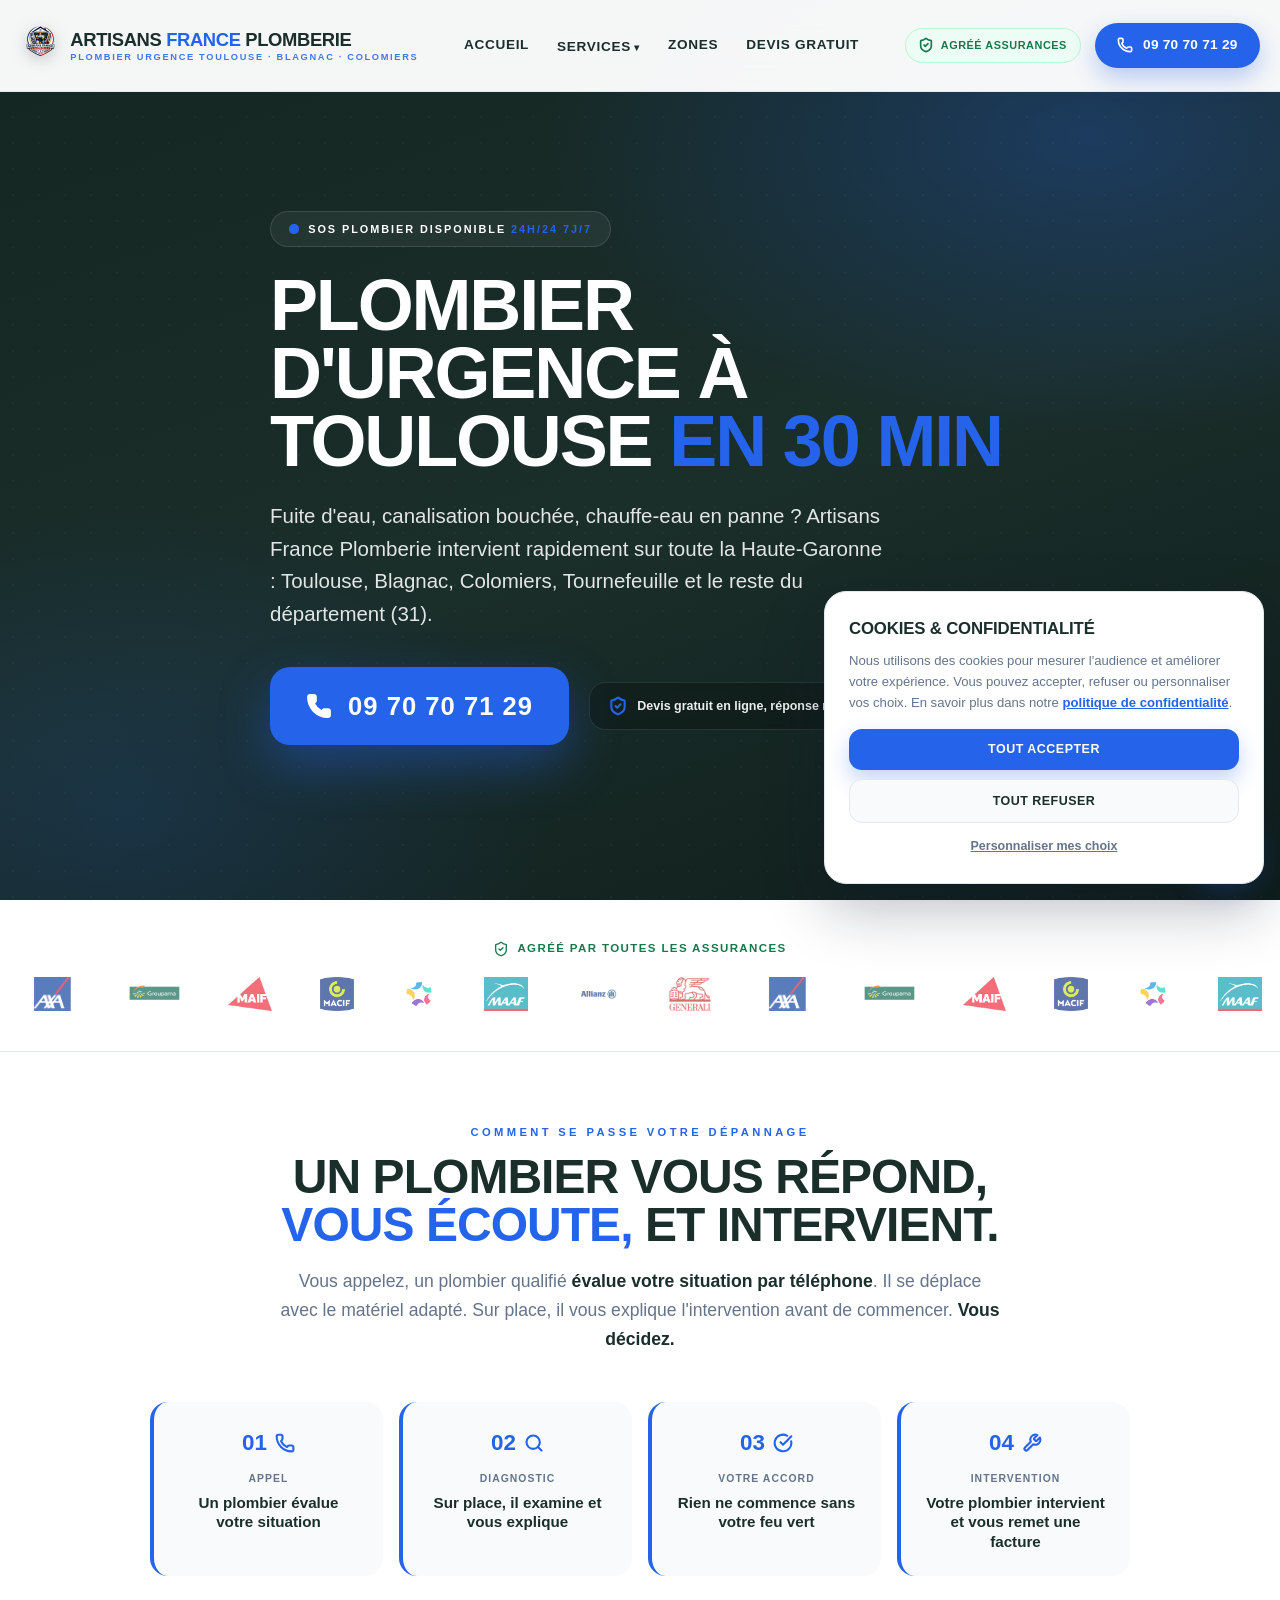
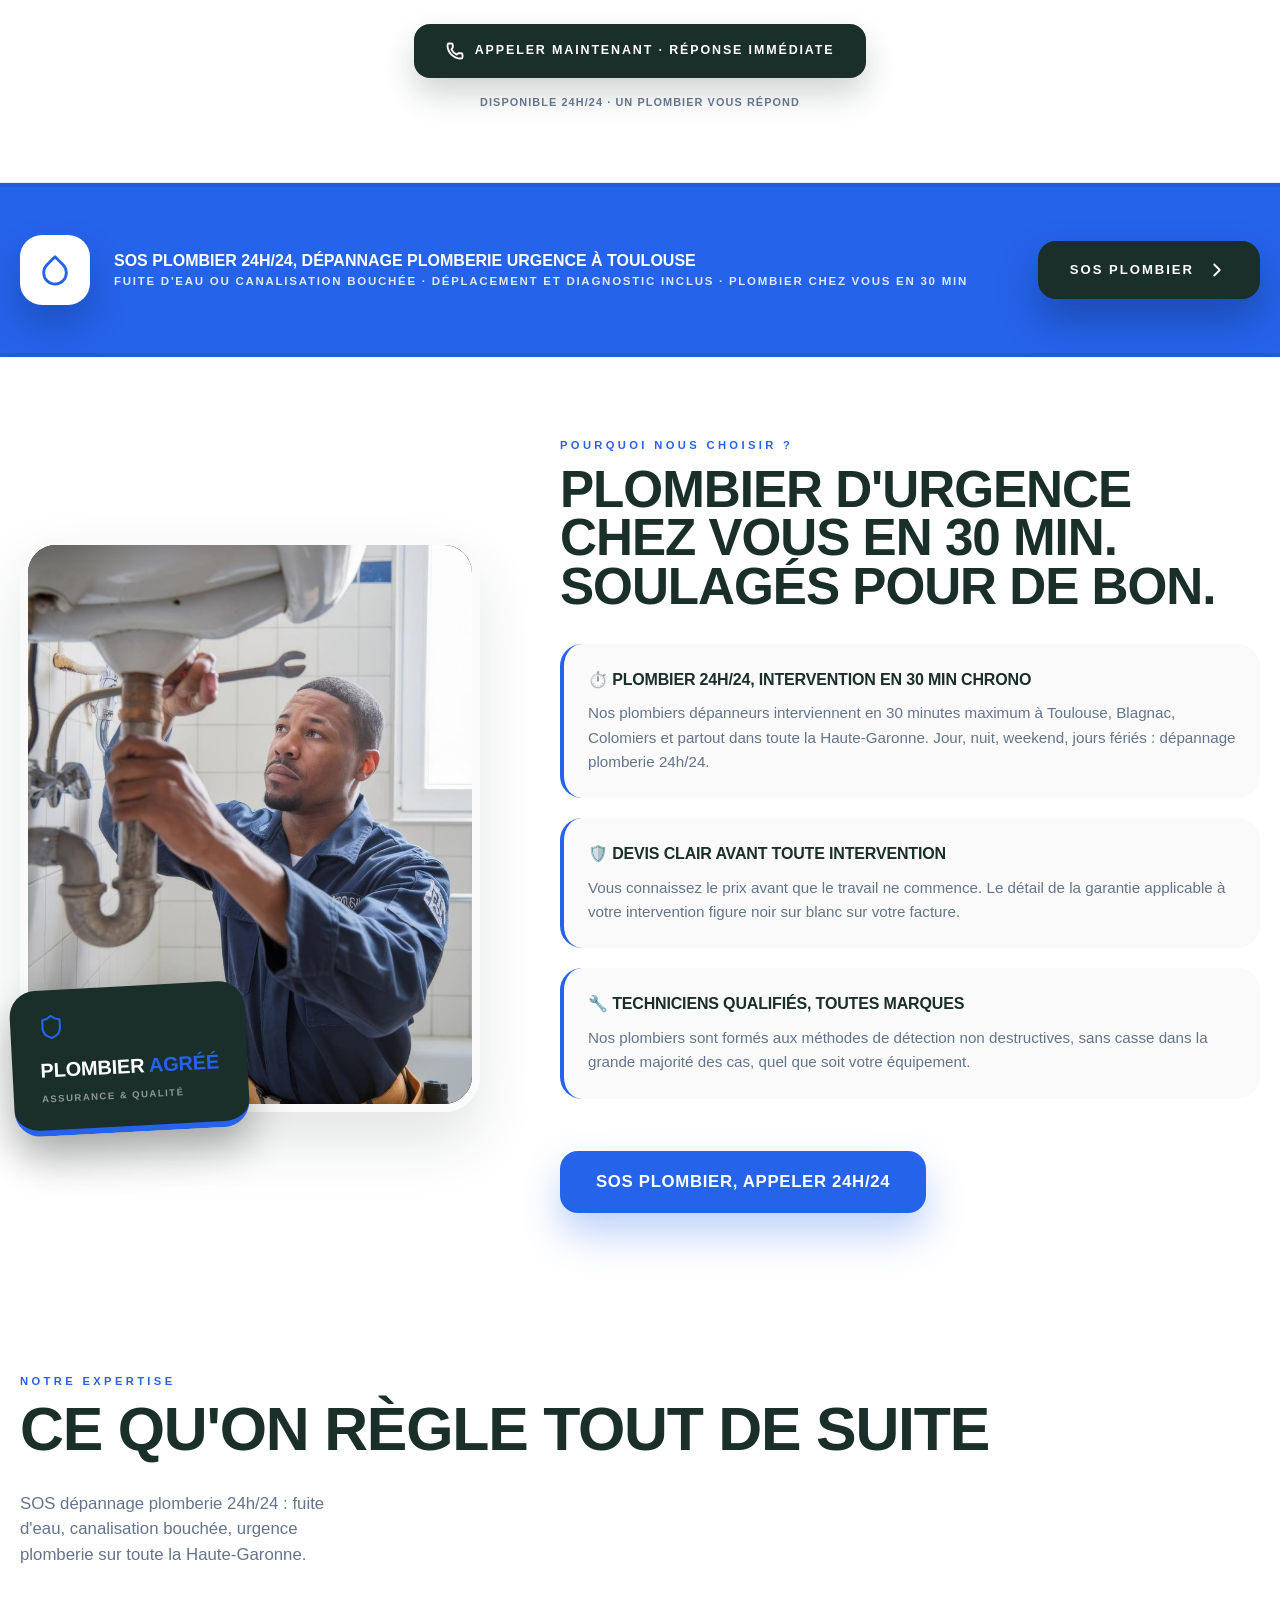
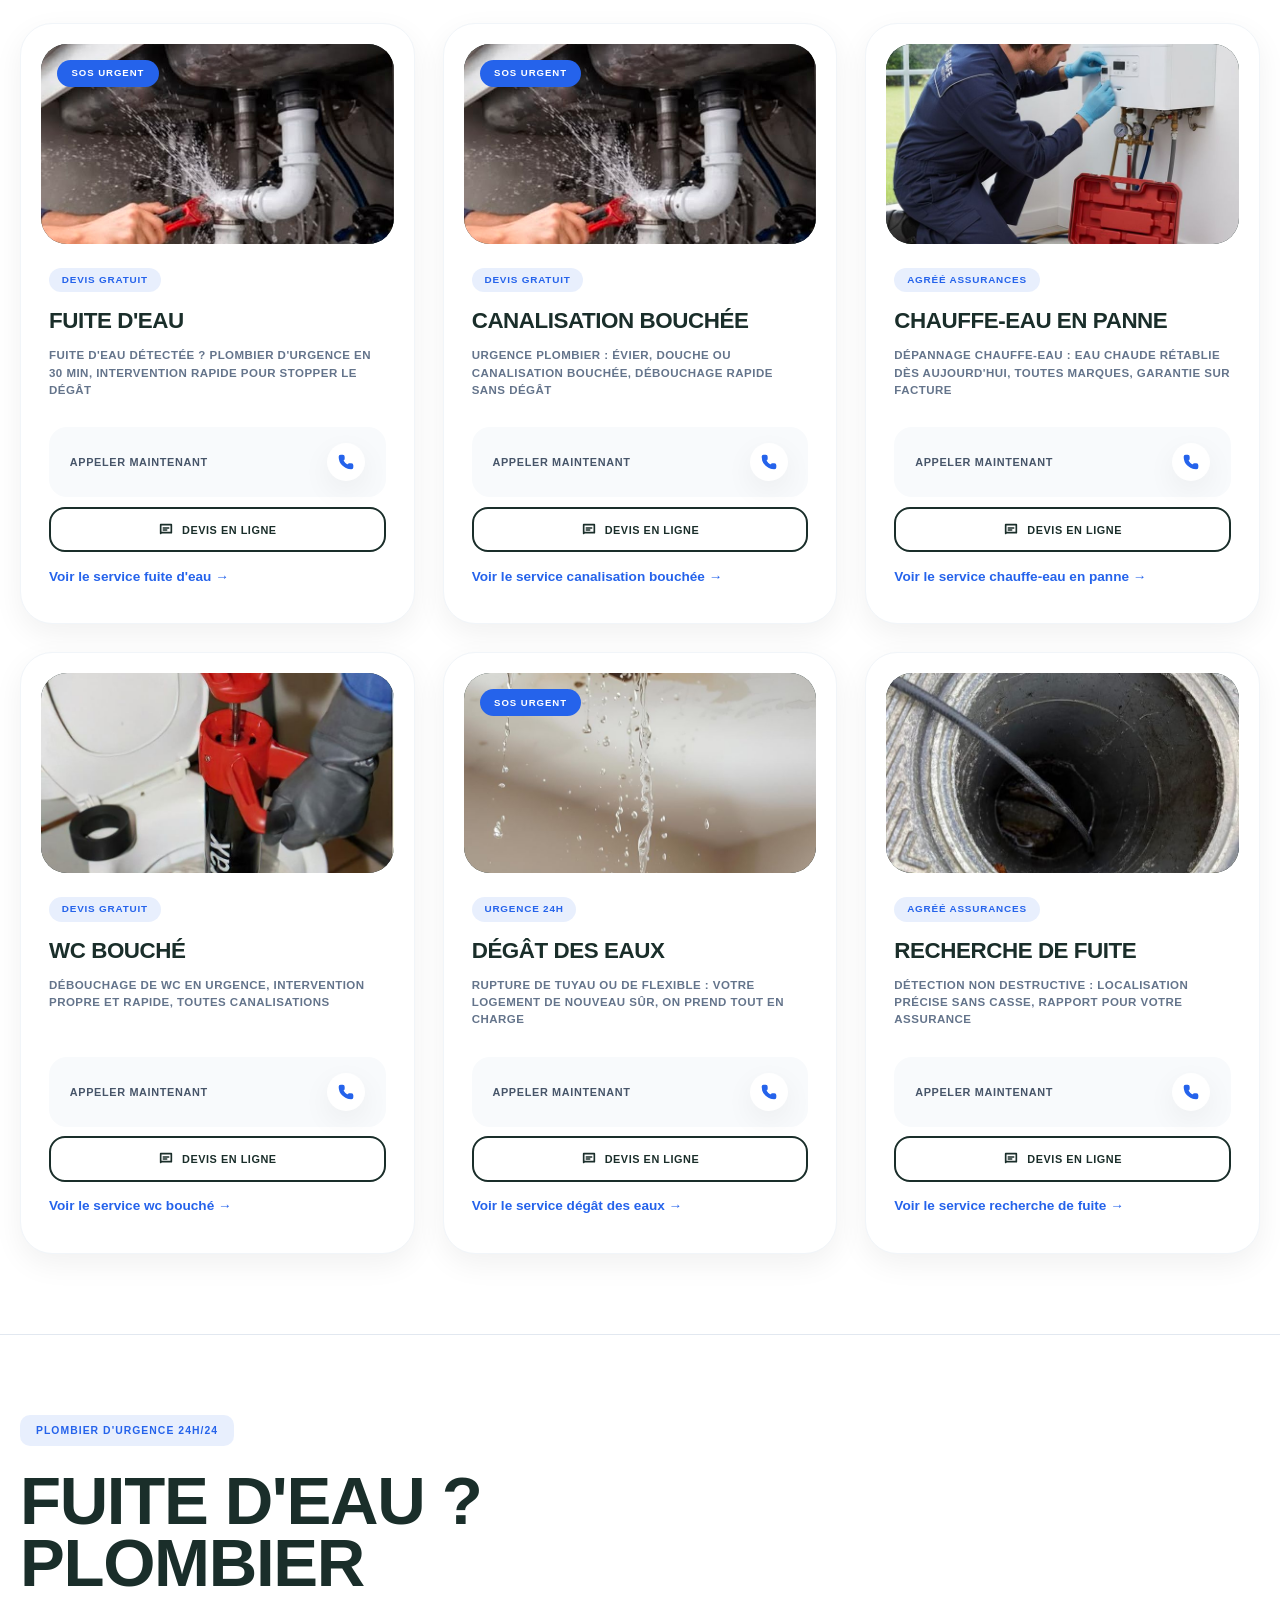
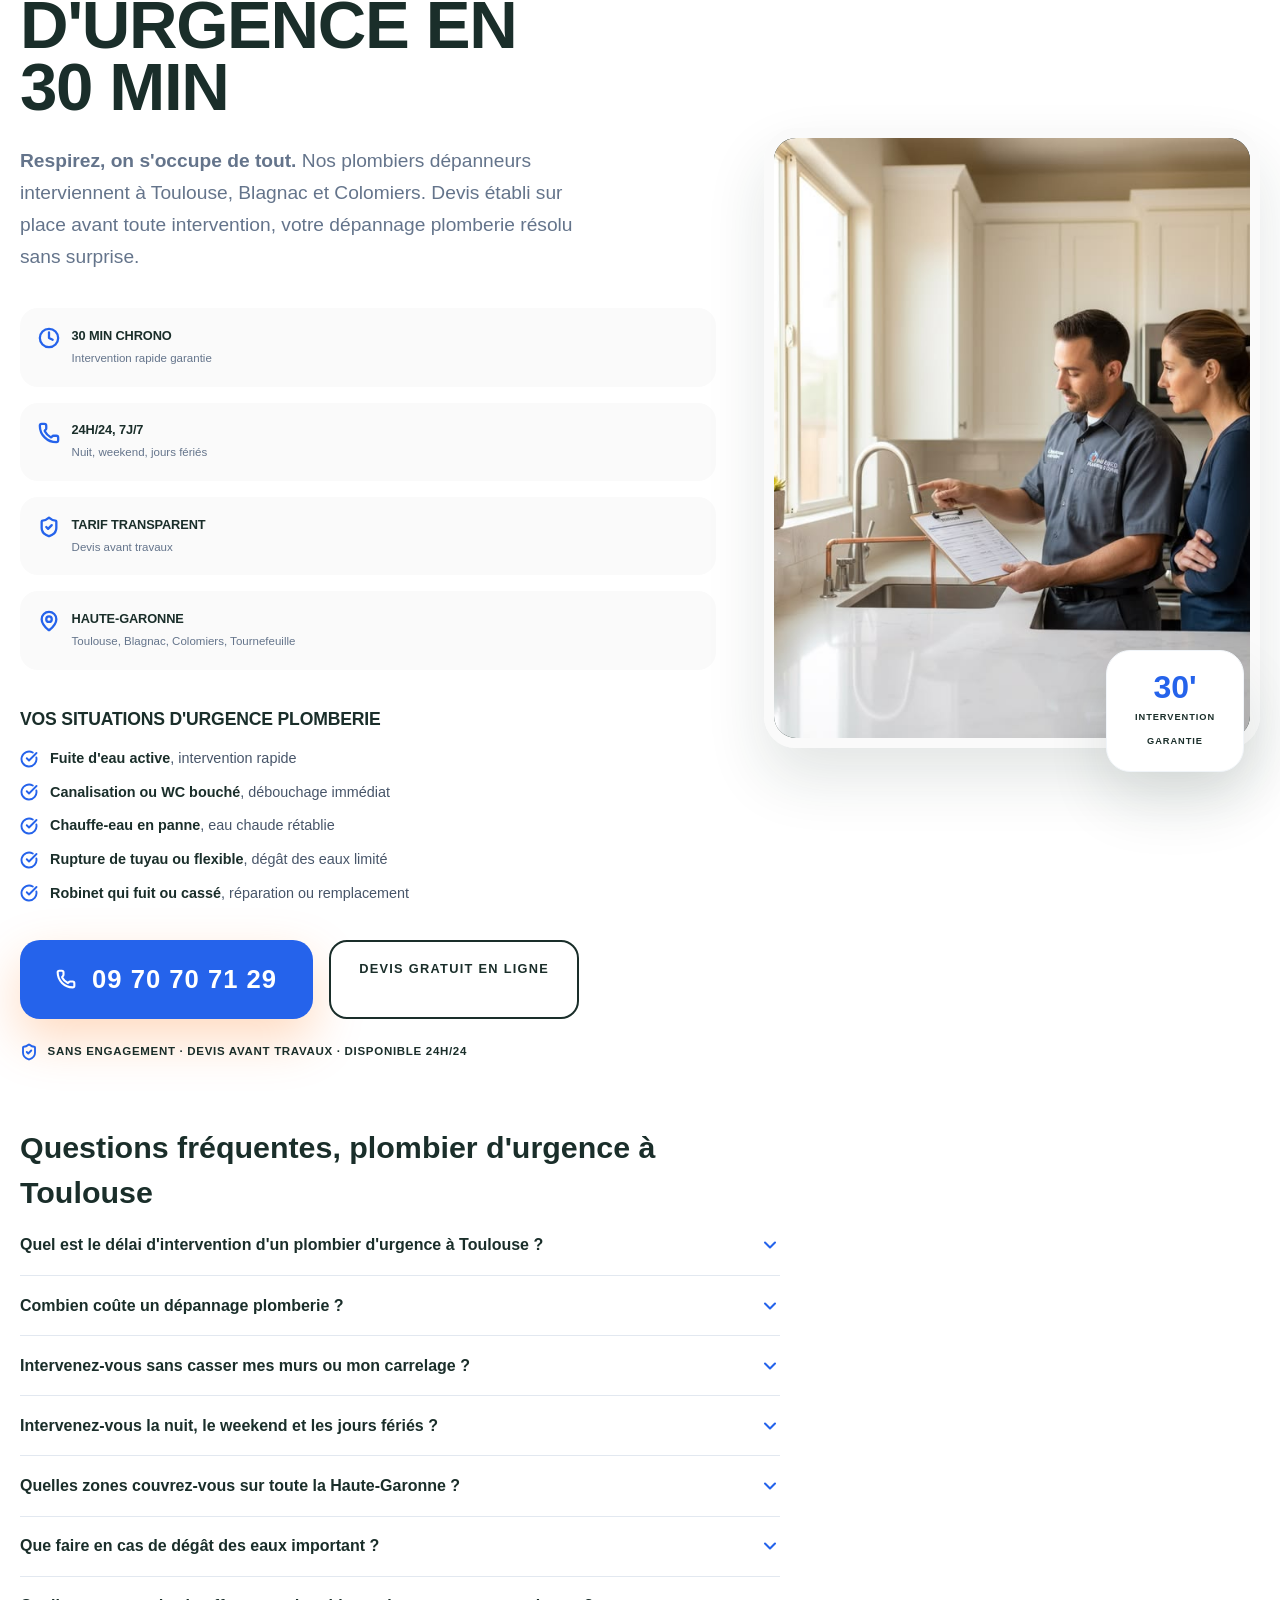
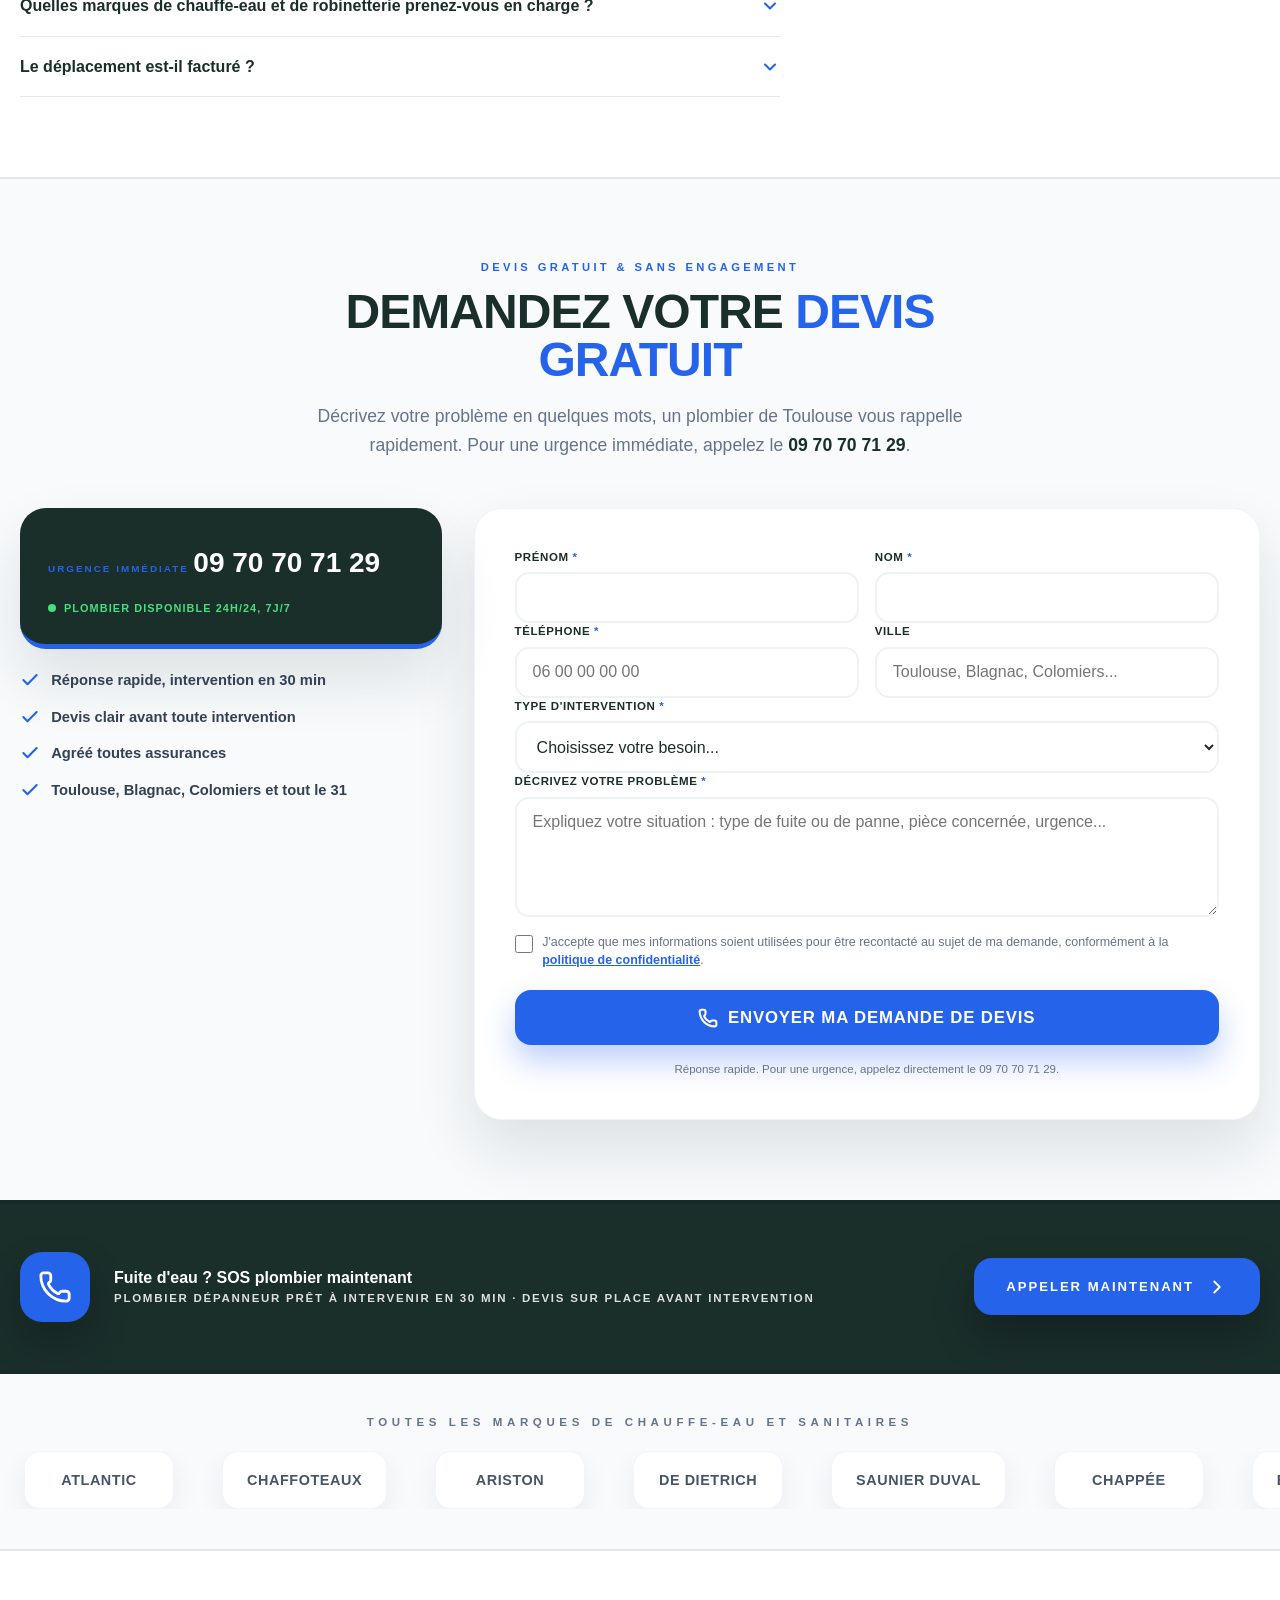
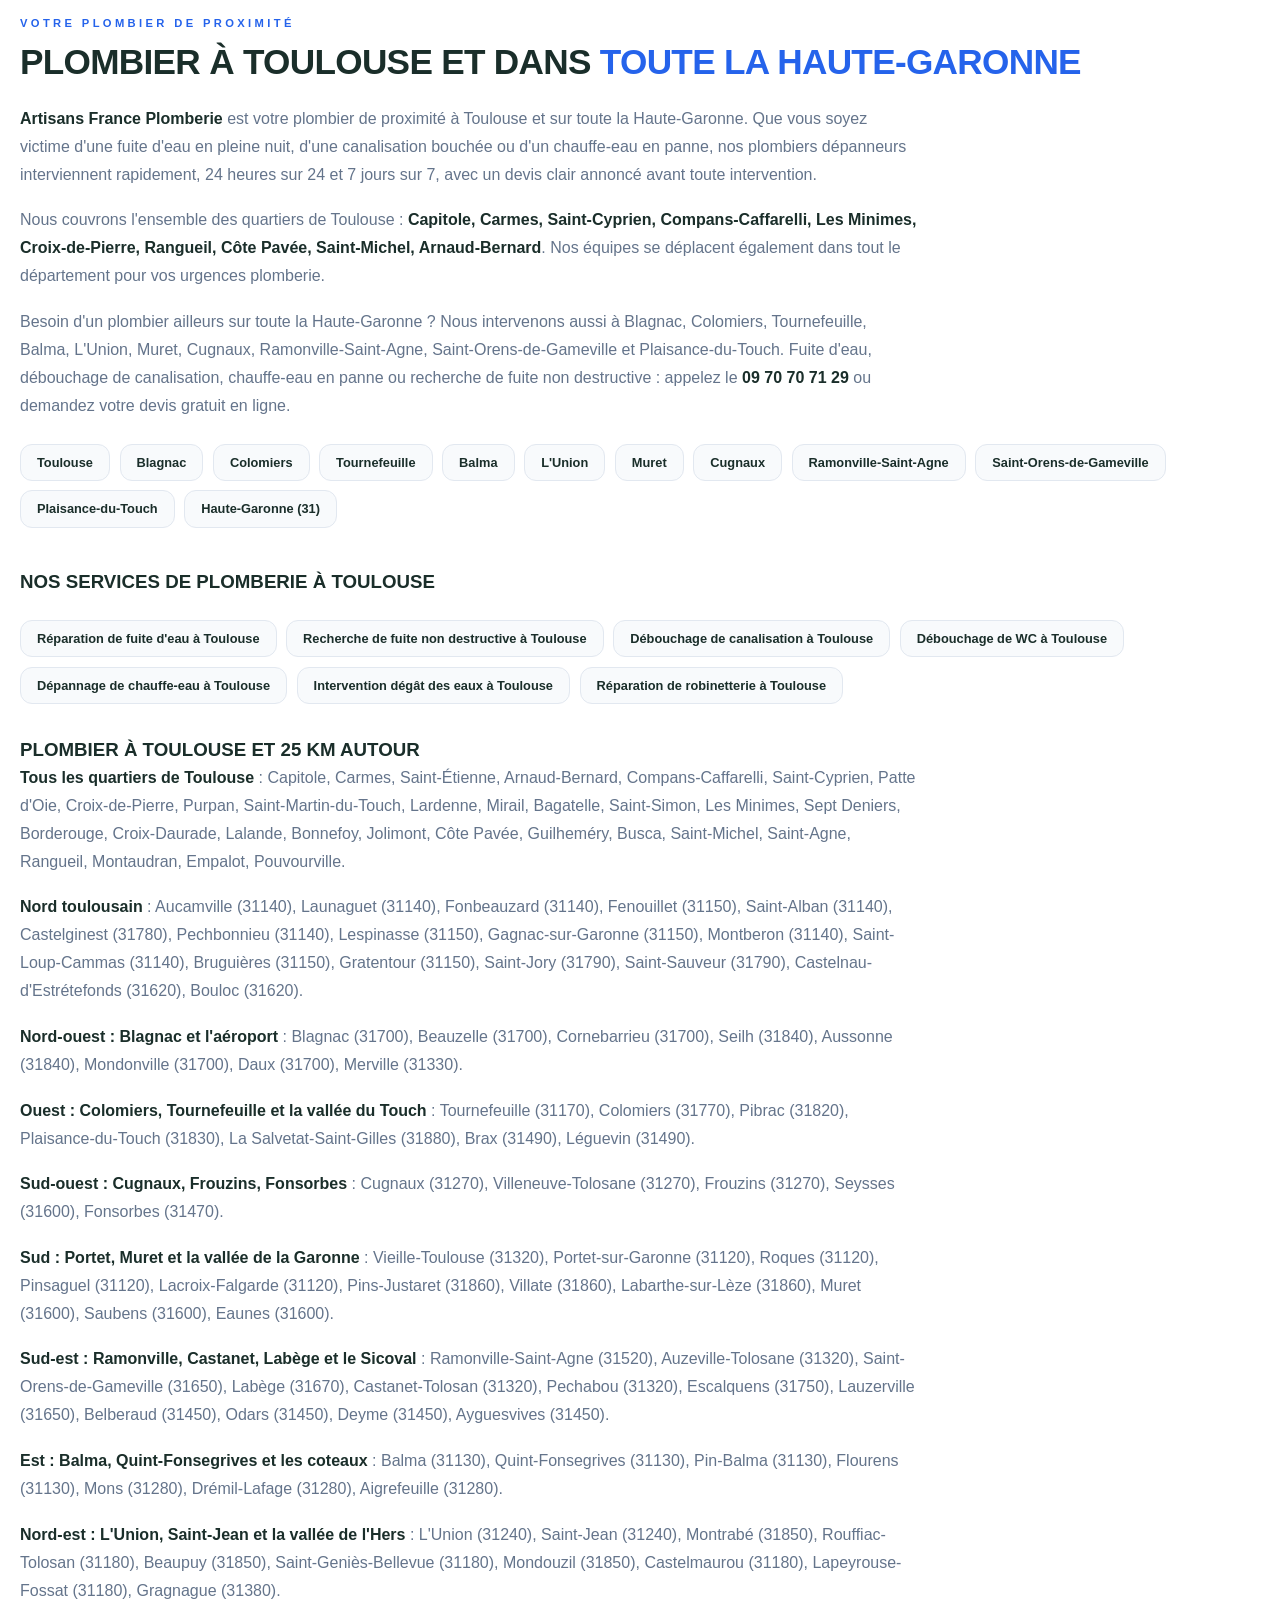
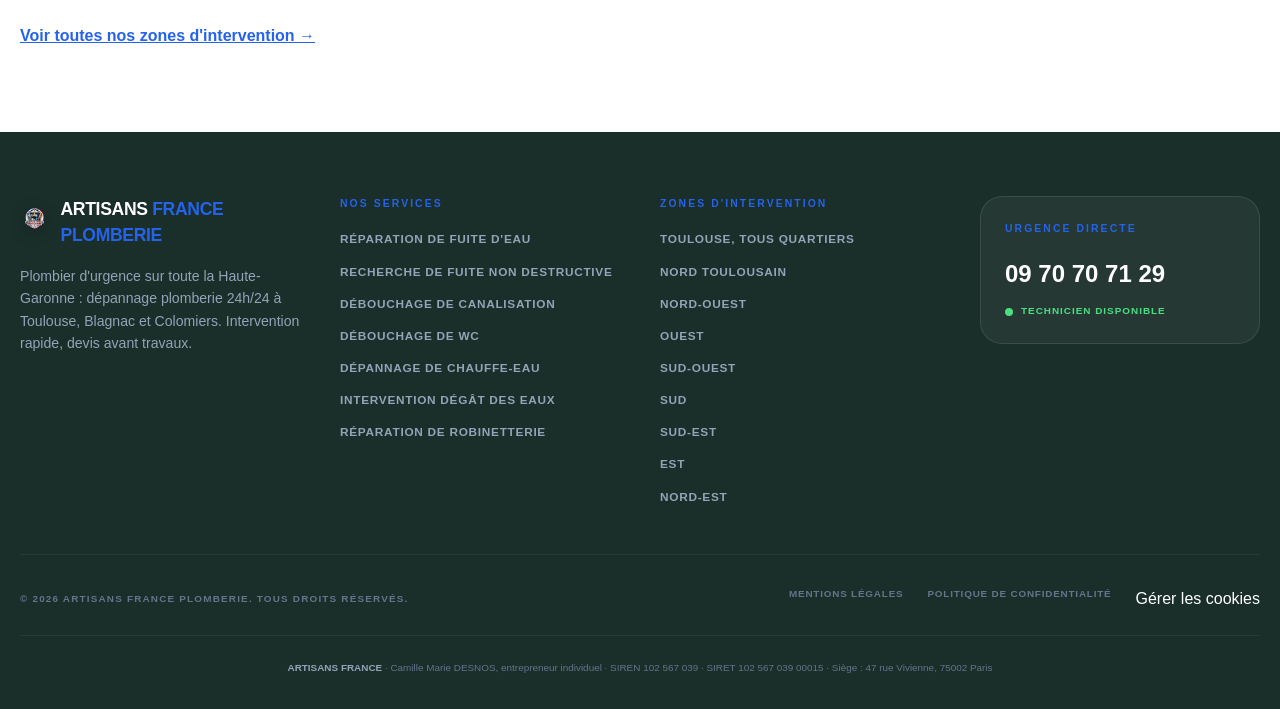
<file: index.html>
<!DOCTYPE html>
<html lang="fr">

<head>
    <meta charset="utf-8">
    <meta name="viewport" content="width=device-width, initial-scale=1">

    <!-- Google Tag Manager -->
    <script>(function(w,d,s,l,i){w[l]=w[l]||[];w[l].push({'gtm.start':
    new Date().getTime(),event:'gtm.js'});var f=d.getElementsByTagName(s)[0],
    j=d.createElement(s),dl=l!='dataLayer'?'&l='+l:'';j.async=true;j.src=
    'https://www.googletagmanager.com/gtm.js?id='+i+dl;f.parentNode.insertBefore(j,f);
    })(window,document,'script','dataLayer','GTM-PZ6QSD93');</script>
    <!-- End Google Tag Manager -->

    <!-- Consentement Google (Consent Mode v2) : tout refusé par défaut, mis à jour après le choix de l'internaute -->
    <script>
        window.dataLayer = window.dataLayer || [];
        function gtag() { dataLayer.push(arguments); }
        gtag('consent', 'default', {
            ad_storage: 'denied',
            ad_user_data: 'denied',
            ad_personalization: 'denied',
            analytics_storage: 'denied',
            functionality_storage: 'granted',
            security_storage: 'granted',
            wait_for_update: 500
        });
    </script>
    <!-- Google tag (gtag.js) -->
    <script async src="https://www.googletagmanager.com/gtag/js?id=GT-T944WWWS"></script>
    <script>
        gtag('js', new Date());
        gtag('config', 'GT-T944WWWS');
    </script>

    <link rel="icon" type="image/png" sizes="32x32" href="/images/favicon-32.png">
    <link rel="icon" type="image/png" sizes="16x16" href="/images/favicon-16.png">
    <link rel="icon" type="image/png" sizes="192x192" href="/images/icon-192.png">
    <link rel="apple-touch-icon" sizes="180x180" href="/images/apple-touch-icon.png">
    <link rel="stylesheet" href="/assets/style.css?v=472cea1c3d">
    <title>Plombier Toulouse Urgence 24h/24 – Intervention en 30 min</title>
    <meta name="description"
        content="Plombier d'urgence à Toulouse et 25 km autour, 24h/24 et 7j/7 : fuite d'eau, débouchage, chauffe-eau. Intervention en 30 min, devis avant travaux.">
    <meta name="robots" content="index, follow, max-image-preview:large">
    <meta name="author" content="Artisans France Plomberie">
    <meta name="geo.region" content="FR-31">
    <meta name="geo.placename" content="Toulouse">
    <meta name="geo.position" content="43.6047;1.4442">
    <meta name="ICBM" content="43.6047, 1.4442">
    <link rel="canonical" href="https://plomberietoulouse.artisansfrance.com/">
    <meta property="og:type" content="website">
    <meta property="og:locale" content="fr_FR">
    <meta property="og:site_name" content="Artisans France Plomberie">
    <meta property="og:title" content="Artisans France Plomberie | Plombier Urgence Toulouse, Blagnac, Colomiers">
    <meta property="og:description"
        content="Plombier d'urgence à Toulouse, Blagnac, Colomiers et sur toute la Haute-Garonne. Fuite d'eau ? Intervention en 30 min. SOS plombier 24h/24.">
    <meta property="og:url" content="https://plomberietoulouse.artisansfrance.com/">
    <meta name="twitter:card" content="summary_large_image">
    <meta property="og:image" content="https://plomberietoulouse.artisansfrance.com/images/plombier-agree-toulouse.jpg">
    <meta name="theme-color" content="#1a2e2a">
    <meta name="twitter:title" content="Artisans France Plomberie | Plombier Urgence Toulouse, Blagnac, Colomiers">
    <meta name="twitter:description"
        content="Plombier d'urgence à Toulouse, Blagnac, Colomiers et sur toute la Haute-Garonne. Fuite d'eau ? Intervention en 30 min. SOS plombier 24h/24.">

    <script type="application/ld+json">
{
  "@context": "https://schema.org",
  "@type": ["Plumber", "EmergencyService", "LocalBusiness"],
  "@id": "https://plomberietoulouse.artisansfrance.com/#business",
  "name": "Artisans France Plomberie",
  "url": "https://plomberietoulouse.artisansfrance.com/",
  "image": "https://plomberietoulouse.artisansfrance.com/images/plombier-agree-toulouse.jpg",
  "logo": "https://plomberietoulouse.artisansfrance.com/images/logo.png",
  "telephone": "+33970707129",
  "priceRange": "€€",
  "currenciesAccepted": "EUR",
  "paymentAccepted": "Espèces, Carte bancaire, Chèque",
  "slogan": "Plombier d'urgence à Toulouse en 30 minutes, 24h/24",
  "address": {
    "@type": "PostalAddress",
    "addressLocality": "Toulouse",
    "postalCode": "31000",
    "addressRegion": "Haute-Garonne",
    "addressCountry": "FR"
  },
  "geo": {
    "@type": "GeoCoordinates",
    "latitude": "43.6047",
    "longitude": "1.4442"
  },
  "areaServed": [{"@type": "City", "name": "Toulouse"}, {"@type": "City", "name": "Aucamville"}, {"@type": "City", "name": "Fonbeauzard"}, {"@type": "City", "name": "Launaguet"}, {"@type": "City", "name": "Saint-Alban"}, {"@type": "City", "name": "Fenouillet"}, {"@type": "City", "name": "Castelginest"}, {"@type": "City", "name": "Pechbonnieu"}, {"@type": "City", "name": "Montberon"}, {"@type": "City", "name": "Saint-Loup-Cammas"}, {"@type": "City", "name": "Bruguières"}, {"@type": "City", "name": "Gratentour"}, {"@type": "City", "name": "Lespinasse"}, {"@type": "City", "name": "Gagnac-sur-Garonne"}, {"@type": "City", "name": "Saint-Jory"}, {"@type": "City", "name": "Saint-Sauveur"}, {"@type": "City", "name": "Castelnau-d'Estrétefonds"}, {"@type": "City", "name": "Bouloc"}, {"@type": "City", "name": "Blagnac"}, {"@type": "City", "name": "Beauzelle"}, {"@type": "City", "name": "Cornebarrieu"}, {"@type": "City", "name": "Mondonville"}, {"@type": "City", "name": "Daux"}, {"@type": "City", "name": "Seilh"}, {"@type": "City", "name": "Aussonne"}, {"@type": "City", "name": "Merville"}, {"@type": "City", "name": "Colomiers"}, {"@type": "City", "name": "Tournefeuille"}, {"@type": "City", "name": "Pibrac"}, {"@type": "City", "name": "Brax"}, {"@type": "City", "name": "Léguevin"}, {"@type": "City", "name": "Plaisance-du-Touch"}, {"@type": "City", "name": "La Salvetat-Saint-Gilles"}, {"@type": "City", "name": "Cugnaux"}, {"@type": "City", "name": "Villeneuve-Tolosane"}, {"@type": "City", "name": "Frouzins"}, {"@type": "City", "name": "Seysses"}, {"@type": "City", "name": "Fonsorbes"}, {"@type": "City", "name": "Portet-sur-Garonne"}, {"@type": "City", "name": "Roques"}, {"@type": "City", "name": "Pinsaguel"}, {"@type": "City", "name": "Lacroix-Falgarde"}, {"@type": "City", "name": "Vieille-Toulouse"}, {"@type": "City", "name": "Pins-Justaret"}, {"@type": "City", "name": "Villate"}, {"@type": "City", "name": "Labarthe-sur-Lèze"}, {"@type": "City", "name": "Muret"}, {"@type": "City", "name": "Eaunes"}, {"@type": "City", "name": "Saubens"}, {"@type": "City", "name": "Ramonville-Saint-Agne"}, {"@type": "City", "name": "Auzeville-Tolosane"}, {"@type": "City", "name": "Castanet-Tolosan"}, {"@type": "City", "name": "Pechabou"}, {"@type": "City", "name": "Labège"}, {"@type": "City", "name": "Escalquens"}, {"@type": "City", "name": "Saint-Orens-de-Gameville"}, {"@type": "City", "name": "Lauzerville"}, {"@type": "City", "name": "Deyme"}, {"@type": "City", "name": "Belberaud"}, {"@type": "City", "name": "Odars"}, {"@type": "City", "name": "Ayguesvives"}, {"@type": "City", "name": "Balma"}, {"@type": "City", "name": "Quint-Fonsegrives"}, {"@type": "City", "name": "Pin-Balma"}, {"@type": "City", "name": "Flourens"}, {"@type": "City", "name": "Drémil-Lafage"}, {"@type": "City", "name": "Mons"}, {"@type": "City", "name": "Aigrefeuille"}, {"@type": "City", "name": "L'Union"}, {"@type": "City", "name": "Saint-Jean"}, {"@type": "City", "name": "Montrabé"}, {"@type": "City", "name": "Beaupuy"}, {"@type": "City", "name": "Mondouzil"}, {"@type": "City", "name": "Rouffiac-Tolosan"}, {"@type": "City", "name": "Castelmaurou"}, {"@type": "City", "name": "Saint-Geniès-Bellevue"}, {"@type": "City", "name": "Lapeyrouse-Fossat"}, {"@type": "City", "name": "Gragnague"}, {"@type": "AdministrativeArea", "name": "Haute-Garonne"}],
  "openingHoursSpecification": {
    "@type": "OpeningHoursSpecification",
    "dayOfWeek": ["Monday","Tuesday","Wednesday","Thursday","Friday","Saturday","Sunday"],
    "opens": "00:00",
    "closes": "23:59"
  },
  "contactPoint": {
    "@type": "ContactPoint",
    "telephone": "+33970707129",
    "contactType": "Service d'urgence",
    "areaServed": "FR",
    "availableLanguage": "French"
  },
  "makesOffer": [
    {"@type": "Offer", "itemOffered": {"@type": "Service", "name": "Recherche et réparation de fuite d'eau"}},
    {"@type": "Offer", "itemOffered": {"@type": "Service", "name": "Débouchage de canalisation"}},
    {"@type": "Offer", "itemOffered": {"@type": "Service", "name": "Dépannage de chauffe-eau et ballon d'eau chaude"}},
    {"@type": "Offer", "itemOffered": {"@type": "Service", "name": "Débouchage de WC"}},
    {"@type": "Offer", "itemOffered": {"@type": "Service", "name": "Réparation de robinetterie"}},
    {"@type": "Offer", "itemOffered": {"@type": "Service", "name": "Recherche de fuite non destructive"}}
  ]
}
</script>

    <script type="application/ld+json">
{
  "@context": "https://schema.org",
  "@type": "FAQPage",
  "mainEntity": [
    {
      "@type": "Question",
      "name": "Quel est le délai d'intervention d'un plombier d'urgence à Toulouse ?",
      "acceptedAnswer": {
        "@type": "Answer",
        "text": "Nos plombiers interviennent en 30 minutes maximum à Toulouse, Blagnac, Colomiers et Tournefeuille. Nous sommes disponibles 24h/24 et 7j/7, y compris les nuits, weekends et jours fériés."
      }
    },
    {
      "@type": "Question",
      "name": "Combien coûte un dépannage plomberie ?",
      "acceptedAnswer": {
        "@type": "Answer",
        "text": "Chaque intervention est unique : la nature de la fuite, l'état de vos canalisations et la configuration de votre logement influencent le travail à réaliser. C'est pourquoi nous établissons un devis précis sur place, avant toute intervention. Vous décidez en connaissance de cause, rien ne commence sans votre accord."
      }
    },
    {
      "@type": "Question",
      "name": "Intervenez-vous sans casser mes murs ou mon carrelage ?",
      "acceptedAnswer": {
        "@type": "Answer",
        "text": "Dans la grande majorité des cas, nos plombiers utilisent des méthodes de détection non destructives pour localiser une fuite sans dégât inutile sur vos murs ou votre carrelage."
      }
    },
    {
      "@type": "Question",
      "name": "Intervenez-vous la nuit, le weekend et les jours fériés ?",
      "acceptedAnswer": {
        "@type": "Answer",
        "text": "Oui, notre service de dépannage plomberie fonctionne 24h/24, 7j/7, sans exception. Nuit, dimanche, jour férié, un plombier est toujours disponible pour intervenir sur toute la Haute-Garonne."
      }
    },
    {
      "@type": "Question",
      "name": "Quelles zones couvrez-vous sur toute la Haute-Garonne ?",
      "acceptedAnswer": {
        "@type": "Answer",
        "text": "Nous intervenons dans tous les quartiers de Toulouse et dans toutes les communes à environ 25 km autour : Blagnac, Colomiers, Tournefeuille, Balma, L'Union, Cugnaux, Muret, Ramonville-Saint-Agne, Castanet-Tolosan, Saint-Orens-de-Gameville, Plaisance-du-Touch et bien d'autres."
      }
    },
    {
      "@type": "Question",
      "name": "Que faire en cas de dégât des eaux important ?",
      "acceptedAnswer": {
        "@type": "Answer",
        "text": "Coupez immédiatement l'arrivée d'eau générale, puis appelez-nous. Nous intervenons en urgence pour stopper la fuite et limiter les dégâts : réparation de canalisation, remplacement de joint ou de flexible. Un rapport d'intervention vous sera utile pour votre déclaration d'assurance."
      }
    },
    {
      "@type": "Question",
      "name": "Quelles marques de chauffe-eau et de robinetterie prenez-vous en charge ?",
      "acceptedAnswer": {
        "@type": "Answer",
        "text": "Nous travaillons sur toutes les marques : Atlantic, Chaffoteaux, Ariston, De Dietrich, Saunier Duval, Chappée, ELM Leblanc, Thermor et bien d'autres. Quel que soit le modèle de votre équipement, nos plombiers disposent du matériel adapté."
      }
    },
    {
      "@type": "Question",
      "name": "Le déplacement est-il facturé ?",
      "acceptedAnswer": {
        "@type": "Answer",
        "text": "Le déplacement et le diagnostic sont inclus dans notre devis. Le plombier se rend sur place, évalue la situation et vous présente un devis détaillé avant de commencer. Si vous refusez le devis, vous ne payez rien."
      }
    }
  ]
}
</script>

</head>

<body>
    <!-- Google Tag Manager (noscript) -->
    <noscript><iframe src="https://www.googletagmanager.com/ns.html?id=GTM-PZ6QSD93"
    height="0" width="0" style="display:none;visibility:hidden"></iframe></noscript>
    <!-- End Google Tag Manager (noscript) -->

    <a href="#main" class="sr-only">Aller au contenu</a>

    <!-- ============ HEADER ============ -->
    <header class="site-header">
        <div class="container">
            <a href="/" class="brand" aria-label="Artisans France Plomberie, accueil">
                <span class="brand-mark" aria-hidden="true">
                    <img src="/images/logo.png" alt="" width="163" height="240">
                </span>
                <span class="brand-text">
                    <span class="brand-name">Artisans <em>France</em> Plomberie</span>
                    <span class="brand-tagline">Plombier Urgence Toulouse · Blagnac · Colomiers</span>
                </span>
            </a>
            <nav class="main-nav" aria-label="Navigation principale">
                <a href="/">Accueil</a>
                <div class="nav-drop">
                    <a href="/#services">Services</a>
                    <div class="nav-drop-menu">
                        <a href="/fuite-d-eau-toulouse/">Réparation de fuite d'eau</a>
                        <a href="/recherche-de-fuite-toulouse/">Recherche de fuite non destructive</a>
                        <a href="/debouchage-canalisation-toulouse/">Débouchage de canalisation</a>
                        <a href="/debouchage-wc-toulouse/">Débouchage de WC</a>
                        <a href="/depannage-chauffe-eau-toulouse/">Dépannage de chauffe-eau</a>
                        <a href="/degat-des-eaux-toulouse/">Intervention dégât des eaux</a>
                        <a href="/reparation-robinet-toulouse/">Réparation de robinetterie</a>
                    </div>
                </div>
                <a href="/zones-intervention/">Zones</a>
                <a href="#contact">Devis gratuit</a>
            </nav>
            <div class="header-cta">
                <span class="assur-badge">
                    <svg xmlns="http://www.w3.org/2000/svg" width="16" height="16" viewBox="0 0 24 24" fill="none" stroke="currentColor" stroke-width="2.5" stroke-linecap="round" stroke-linejoin="round" aria-hidden="true">
                        <path d="M20 13c0 5-3.5 7.5-7.66 8.95a1 1 0 0 1-.67-.01C7.5 20.5 4 18 4 13V6a1 1 0 0 1 1-1c2 0 4.5-1.2 6.24-2.72a1.17 1.17 0 0 1 1.52 0C14.51 3.81 17 5 19 5a1 1 0 0 1 1 1z"></path>
                        <path d="m9 12 2 2 4-4"></path>
                    </svg>
                    Agréé Assurances
                </span>
                <a href="tel:+33970707129" class="call-btn">
                    <svg xmlns="http://www.w3.org/2000/svg" width="16" height="16" viewBox="0 0 24 24" fill="none" stroke="currentColor" stroke-width="2.5" stroke-linecap="round" stroke-linejoin="round" aria-hidden="true">
                        <path d="M13.832 16.568a1 1 0 0 0 1.213-.303l.355-.465A2 2 0 0 1 17 15h3a2 2 0 0 1 2 2v3a2 2 0 0 1-2 2A18 18 0 0 1 2 4a2 2 0 0 1 2-2h3a2 2 0 0 1 2 2v3a2 2 0 0 1-.8 1.6l-.468.351a1 1 0 0 0-.292 1.233 14 14 0 0 0 6.392 6.384"></path>
                    </svg>
                    <span>09 70 70 71 29</span>
                </a>
            </div>
            <button type="button" class="burger" aria-label="Ouvrir le menu" aria-controls="mobile-menu" aria-expanded="false">
                <svg xmlns="http://www.w3.org/2000/svg" width="24" height="24" viewBox="0 0 24 24" fill="none" stroke="currentColor" stroke-width="2.5" stroke-linecap="round" stroke-linejoin="round" aria-hidden="true">
                    <path d="M4 6h16"></path><path d="M4 12h16"></path><path d="M4 18h16"></path>
                </svg>
            </button>
        </div>
    </header>

    <!-- ============ MOBILE MENU ============ -->
    <div id="mobile-menu" class="mobile-menu" role="dialog" aria-label="Menu de navigation">
        <div class="mobile-menu-head">
            <span class="brand-name">Artisans <em style="color:#2563EB;font-style:normal;">France</em> Plomberie</span>
            <button type="button" class="burger" aria-label="Fermer le menu">
                <svg xmlns="http://www.w3.org/2000/svg" width="22" height="22" viewBox="0 0 24 24" fill="none" stroke="currentColor" stroke-width="2.5" stroke-linecap="round" stroke-linejoin="round" aria-hidden="true">
                    <path d="M18 6 6 18"></path><path d="m6 6 12 12"></path>
                </svg>
            </button>
        </div>
        <div class="mobile-menu-body">
            <a href="tel:+33970707129" class="mobile-call-card">
                <span class="mobile-call-icon">
                    <svg xmlns="http://www.w3.org/2000/svg" width="22" height="22" viewBox="0 0 24 24" fill="none" stroke="currentColor" stroke-width="2.5" stroke-linecap="round" stroke-linejoin="round" aria-hidden="true">
                        <path d="M13.832 16.568a1 1 0 0 0 1.213-.303l.355-.465A2 2 0 0 1 17 15h3a2 2 0 0 1 2 2v3a2 2 0 0 1-2 2A18 18 0 0 1 2 4a2 2 0 0 1 2-2h3a2 2 0 0 1 2 2v3a2 2 0 0 1-.8 1.6l-.468.351a1 1 0 0 0-.292 1.233 14 14 0 0 0 6.392 6.384"></path>
                    </svg>
                </span>
                <span>
                    <span>Urgence 24h/7j</span>
                    <strong>09 70 70 71 29</strong>
                </span>
            </a>
            <nav class="mobile-nav" aria-label="Navigation mobile">
                <a href="/">Accueil</a>
                <a href="#services">Services</a>
                <a class="sub" href="/fuite-d-eau-toulouse/">Réparation de fuite d'eau</a>
                <a class="sub" href="/recherche-de-fuite-toulouse/">Recherche de fuite non destructive</a>
                <a class="sub" href="/debouchage-canalisation-toulouse/">Débouchage de canalisation</a>
                <a class="sub" href="/debouchage-wc-toulouse/">Débouchage de WC</a>
                <a class="sub" href="/depannage-chauffe-eau-toulouse/">Dépannage de chauffe-eau</a>
                <a class="sub" href="/degat-des-eaux-toulouse/">Intervention dégât des eaux</a>
                <a class="sub" href="/reparation-robinet-toulouse/">Réparation de robinetterie</a>
                <a href="#engagements">Engagements</a>
                <a href="/zones-intervention/">Zones d'intervention</a>
                <a href="#contact">Devis gratuit</a>
            </nav>
            <div class="mobile-menu-foot">
                <svg xmlns="http://www.w3.org/2000/svg" width="14" height="14" viewBox="0 0 24 24" fill="none" stroke="currentColor" stroke-width="2.5" stroke-linecap="round" stroke-linejoin="round" aria-hidden="true">
                    <path d="M20 13c0 5-3.5 7.5-7.66 8.95a1 1 0 0 1-.67-.01C7.5 20.5 4 18 4 13V6a1 1 0 0 1 1-1c2 0 4.5-1.2 6.24-2.72a1.17 1.17 0 0 1 1.52 0C14.51 3.81 17 5 19 5a1 1 0 0 1 1 1z"></path>
                    <path d="m9 12 2 2 4-4"></path>
                </svg>
                <span>Agréé toutes assurances</span>
            </div>
        </div>
    </div>

    <main id="main">
        <!-- ============ HERO ============ -->
        <section id="accueil" class="hero">
            <div class="container hero-inner">
                <div class="hero-badge">
                    <span class="pulse-dot" aria-hidden="true"></span>
                    <span>SOS PLOMBIER DISPONIBLE <b>24H/24 7J/7</b></span>
                </div>
                <h1>Plombier d'urgence à Toulouse <span class="accent">en 30 min</span></h1>
                <p class="lead">Fuite d'eau, canalisation bouchée, chauffe-eau en panne ? Artisans France Plomberie intervient rapidement sur toute la Haute-Garonne : Toulouse, Blagnac, Colomiers, Tournefeuille et le reste du département (31).</p>
                <div class="hero-actions">
                    <a href="tel:+33970707129" class="hero-call">
                        <svg xmlns="http://www.w3.org/2000/svg" width="26" height="26" viewBox="0 0 24 24" fill="currentColor" stroke="currentColor" stroke-width="2" stroke-linecap="round" stroke-linejoin="round" aria-hidden="true">
                            <path d="M13.832 16.568a1 1 0 0 0 1.213-.303l.355-.465A2 2 0 0 1 17 15h3a2 2 0 0 1 2 2v3a2 2 0 0 1-2 2A18 18 0 0 1 2 4a2 2 0 0 1 2-2h3a2 2 0 0 1 2 2v3a2 2 0 0 1-.8 1.6l-.468.351a1 1 0 0 0-.292 1.233 14 14 0 0 0 6.392 6.384"></path>
                        </svg>
                        <span>09 70 70 71 29</span>
                    </a>
                    <a href="#contact" class="trust-chip" style="text-decoration:none;">
                        <svg xmlns="http://www.w3.org/2000/svg" width="20" height="20" viewBox="0 0 24 24" fill="none" stroke="#2563EB" stroke-width="2.5" stroke-linecap="round" stroke-linejoin="round" aria-hidden="true">
                            <path d="M20 13c0 5-3.5 7.5-7.66 8.95a1 1 0 0 1-.67-.01C7.5 20.5 4 18 4 13V6a1 1 0 0 1 1-1c2 0 4.5-1.2 6.24-2.72a1.17 1.17 0 0 1 1.52 0C14.51 3.81 17 5 19 5a1 1 0 0 1 1 1z"></path>
                            <path d="m9 12 2 2 4-4"></path>
                        </svg>
                        <span>Devis gratuit en ligne, réponse rapide</span>
                    </a>
                </div>
            </div>
        </section>

        <!-- ============ ASSURANCES ============ -->
        <section class="marquee-section" aria-label="Assurances partenaires">
            <div class="marquee-heading">
                <svg xmlns="http://www.w3.org/2000/svg" width="16" height="16" viewBox="0 0 24 24" fill="none" stroke="currentColor" stroke-width="2" stroke-linecap="round" stroke-linejoin="round" aria-hidden="true">
                    <path d="M20 13c0 5-3.5 7.5-7.66 8.95a1 1 0 0 1-.67-.01C7.5 20.5 4 18 4 13V6a1 1 0 0 1 1-1c2 0 4.5-1.2 6.24-2.72a1.17 1.17 0 0 1 1.52 0C14.51 3.81 17 5 19 5a1 1 0 0 1 1 1z"></path>
                    <path d="m9 12 2 2 4-4"></path>
                </svg>
                <span>Agréé par toutes les assurances</span>
            </div>
            <div class="marquee-viewport">
                <div class="marquee-track">
                    <div class="marquee-item"><img src="/images/assurance-axa.png" alt="AXA" loading="lazy" width="120" height="34"></div>
                    <div class="marquee-item"><img src="/images/assurance-groupama.png" alt="Groupama" loading="lazy" width="120" height="34"></div>
                    <div class="marquee-item"><img src="/images/assurance-maif.png" alt="MAIF" loading="lazy" width="120" height="34"></div>
                    <div class="marquee-item"><img src="/images/assurance-macif.png" alt="MACIF" loading="lazy" width="120" height="34"></div>
                    <div class="marquee-item"><img src="/images/assurance-matmut.png" alt="Matmut" loading="lazy" width="120" height="34"></div>
                    <div class="marquee-item"><img src="/images/assurance-maaf.png" alt="MAAF" loading="lazy" width="120" height="34"></div>
                    <div class="marquee-item"><img src="/images/assurance-allianz.png" alt="Allianz" loading="lazy" width="120" height="34"></div>
                    <div class="marquee-item"><img src="/images/assurance-generali.png" alt="Generali" loading="lazy" width="120" height="34"></div>
                    <div class="marquee-item" aria-hidden="true"><img src="/images/assurance-axa.png" alt="" loading="lazy" width="120" height="34"></div>
                    <div class="marquee-item" aria-hidden="true"><img src="/images/assurance-groupama.png" alt="" loading="lazy" width="120" height="34"></div>
                    <div class="marquee-item" aria-hidden="true"><img src="/images/assurance-maif.png" alt="" loading="lazy" width="120" height="34"></div>
                    <div class="marquee-item" aria-hidden="true"><img src="/images/assurance-macif.png" alt="" loading="lazy" width="120" height="34"></div>
                    <div class="marquee-item" aria-hidden="true"><img src="/images/assurance-matmut.png" alt="" loading="lazy" width="120" height="34"></div>
                    <div class="marquee-item" aria-hidden="true"><img src="/images/assurance-maaf.png" alt="" loading="lazy" width="120" height="34"></div>
                    <div class="marquee-item" aria-hidden="true"><img src="/images/assurance-allianz.png" alt="" loading="lazy" width="120" height="34"></div>
                    <div class="marquee-item" aria-hidden="true"><img src="/images/assurance-generali.png" alt="" loading="lazy" width="120" height="34"></div>
                </div>
            </div>
        </section>

        <!-- ============ COMMENT SE PASSE VOTRE DÉPANNAGE ============ -->
        <section id="engagements" class="steps-section">
            <div class="container">
                <div class="section-head">
                    <span class="section-eyebrow">Comment se passe votre dépannage</span>
                    <h2>Un plombier vous répond, <span class="accent">vous écoute,</span> et intervient.</h2>
                    <p>Vous appelez, un plombier qualifié <strong>évalue votre situation par téléphone</strong>. Il se déplace avec le matériel adapté. Sur place, il vous explique l'intervention avant de commencer. <strong>Vous décidez.</strong></p>
                </div>
                <div class="steps-grid">
                    <div class="step-card">
                        <div class="step-top">
                            <span class="step-num">01</span>
                            <svg xmlns="http://www.w3.org/2000/svg" width="20" height="20" viewBox="0 0 24 24" fill="none" stroke="currentColor" stroke-width="2.5" stroke-linecap="round" stroke-linejoin="round" aria-hidden="true">
                                <path d="M13.832 16.568a1 1 0 0 0 1.213-.303l.355-.465A2 2 0 0 1 17 15h3a2 2 0 0 1 2 2v3a2 2 0 0 1-2 2A18 18 0 0 1 2 4a2 2 0 0 1 2-2h3a2 2 0 0 1 2 2v3a2 2 0 0 1-.8 1.6l-.468.351a1 1 0 0 0-.292 1.233 14 14 0 0 0 6.392 6.384"></path>
                            </svg>
                        </div>
                        <div class="step-label">Appel</div>
                        <div class="step-title">Un plombier évalue votre situation</div>
                    </div>
                    <div class="step-card">
                        <div class="step-top">
                            <span class="step-num">02</span>
                            <svg xmlns="http://www.w3.org/2000/svg" width="20" height="20" viewBox="0 0 24 24" fill="none" stroke="currentColor" stroke-width="2.5" stroke-linecap="round" stroke-linejoin="round" aria-hidden="true">
                                <circle cx="11" cy="11" r="8"></circle><path d="m21 21-4.3-4.3"></path>
                            </svg>
                        </div>
                        <div class="step-label">Diagnostic</div>
                        <div class="step-title">Sur place, il examine et vous explique</div>
                    </div>
                    <div class="step-card">
                        <div class="step-top">
                            <span class="step-num">03</span>
                            <svg xmlns="http://www.w3.org/2000/svg" width="20" height="20" viewBox="0 0 24 24" fill="none" stroke="currentColor" stroke-width="2.5" stroke-linecap="round" stroke-linejoin="round" aria-hidden="true">
                                <path d="M21.801 10A10 10 0 1 1 17 3.335"></path><path d="m9 11 3 3L22 4"></path>
                            </svg>
                        </div>
                        <div class="step-label">Votre accord</div>
                        <div class="step-title">Rien ne commence sans votre feu vert</div>
                    </div>
                    <div class="step-card">
                        <div class="step-top">
                            <span class="step-num">04</span>
                            <svg xmlns="http://www.w3.org/2000/svg" width="20" height="20" viewBox="0 0 24 24" fill="none" stroke="currentColor" stroke-width="2.5" stroke-linecap="round" stroke-linejoin="round" aria-hidden="true">
                                <path d="M14.7 6.3a1 1 0 0 0 0 1.4l1.6 1.6a1 1 0 0 0 1.4 0l3.77-3.77a6 6 0 0 1-7.94 7.94l-6.91 6.91a2.12 2.12 0 0 1-3-3l6.91-6.91a6 6 0 0 1 7.94-7.94l-3.76 3.76z"></path>
                            </svg>
                        </div>
                        <div class="step-label">Intervention</div>
                        <div class="step-title">Votre plombier intervient et vous remet une facture</div>
                    </div>
                </div>
                <div class="steps-cta">
                    <a href="tel:+33970707129" class="pill-btn">
                        <svg xmlns="http://www.w3.org/2000/svg" width="18" height="18" viewBox="0 0 24 24" fill="none" stroke="currentColor" stroke-width="2.5" stroke-linecap="round" stroke-linejoin="round" aria-hidden="true">
                            <path d="M13.832 16.568a1 1 0 0 0 1.213-.303l.355-.465A2 2 0 0 1 17 15h3a2 2 0 0 1 2 2v3a2 2 0 0 1-2 2A18 18 0 0 1 2 4a2 2 0 0 1 2-2h3a2 2 0 0 1 2 2v3a2 2 0 0 1-.8 1.6l-.468.351a1 1 0 0 0-.292 1.233 14 14 0 0 0 6.392 6.384"></path>
                        </svg>
                        Appeler maintenant · Réponse immédiate
                    </a>
                    <p>Disponible 24h/24 · Un plombier vous répond</p>
                </div>
            </div>
        </section>

        <!-- ============ CTA BAND ============ -->
        <section class="cta-band">
            <div class="container">
                <div class="cta-band-left">
                    <span class="cta-icon" aria-hidden="true">
                        <svg xmlns="http://www.w3.org/2000/svg" width="34" height="34" viewBox="0 0 24 24" fill="none" stroke="currentColor" stroke-width="2" stroke-linecap="round" stroke-linejoin="round">
                            <path d="M12 2.69l5.66 5.66a8 8 0 1 1-11.31 0z"></path>
                        </svg>
                    </span>
                    <div>
                        <h2 style="font-size:inherit;">SOS PLOMBIER 24H/24, DÉPANNAGE PLOMBERIE URGENCE À TOULOUSE</h2>
                        <p>Fuite d'eau ou canalisation bouchée · Déplacement et diagnostic inclus · Plombier chez vous en 30 min</p>
                    </div>
                </div>
                <a href="tel:+33970707129" class="cta-band-btn">
                    <span>SOS PLOMBIER</span>
                    <svg xmlns="http://www.w3.org/2000/svg" width="22" height="22" viewBox="0 0 24 24" fill="none" stroke="currentColor" stroke-width="2" stroke-linecap="round" stroke-linejoin="round" aria-hidden="true">
                        <path d="m9 18 6-6-6-6"></path>
                    </svg>
                </a>
            </div>
        </section>

        <!-- ============ WHY CHOOSE US ============ -->
        <section class="why-section">
            <div class="container why-grid">
                <div class="why-visual">
                    <div class="why-visual-panel">
                        <img src="/images/plombier-agree-toulouse.jpg" srcset="/images/plombier-agree-toulouse.jpg 1x, /images/plombier-agree-toulouse-hd.jpg 2x" alt="Plombier professionnel Artisans France Plomberie à Toulouse" loading="lazy" width="600" height="750">
                    </div>
                    <div class="why-badge">
                        <svg xmlns="http://www.w3.org/2000/svg" width="26" height="26" viewBox="0 0 24 24" fill="none" stroke="currentColor" stroke-width="2" stroke-linecap="round" stroke-linejoin="round" aria-hidden="true">
                            <path d="M20 13c0 5-3.5 7.5-7.66 8.95a1 1 0 0 1-.67-.01C7.5 20.5 4 18 4 13V6a1 1 0 0 1 1-1c2 0 4.5-1.2 6.24-2.72a1.17 1.17 0 0 1 1.52 0C14.51 3.81 17 5 19 5a1 1 0 0 1 1 1z"></path>
                        </svg>
                        <strong>Plombier <em>Agréé</em></strong>
                        <small>Assurance &amp; Qualité</small>
                    </div>
                </div>
                <div class="why-content">
                    <span class="section-eyebrow">Pourquoi nous choisir ?</span>
                    <h2>Plombier d'urgence chez vous en <span class="accent">30 min.</span> Soulagés pour de bon.</h2>
                    <div class="feature-list">
                        <div class="feature-card">
                            <h3>⏱️ Plombier 24h/24, intervention en 30 min chrono</h3>
                            <p>Nos plombiers dépanneurs interviennent en 30 minutes maximum à Toulouse, Blagnac, Colomiers et partout dans toute la Haute-Garonne. Jour, nuit, weekend, jours fériés : dépannage plomberie 24h/24.</p>
                        </div>
                        <div class="feature-card">
                            <h3>🛡️ Devis clair avant toute intervention</h3>
                            <p>Vous connaissez le prix avant que le travail ne commence. Le détail de la garantie applicable à votre intervention figure noir sur blanc sur votre facture.</p>
                        </div>
                        <div class="feature-card">
                            <h3>🔧 Techniciens qualifiés, toutes marques</h3>
                            <p>Nos plombiers sont formés aux méthodes de détection non destructives, sans casse dans la grande majorité des cas, quel que soit votre équipement.</p>
                        </div>
                        <div class="why-actions">
                            <a href="tel:+33970707129" class="big-call-btn">SOS Plombier, appeler 24h/24</a>
                        </div>
                    </div>
                </div>
            </div>
        </section>

        <!-- ============ SERVICES ============ -->
        <section id="services" class="services-section">
            <div class="container">
                <div class="services-head">
                    <div>
                        <span class="section-eyebrow">Notre Expertise</span>
                        <h2>Ce qu'on règle <span class="accent">tout de suite</span></h2>
                    </div>
                    <p>SOS dépannage plomberie 24h/24 : fuite d'eau, canalisation bouchée, urgence plomberie sur toute la Haute-Garonne.</p>
                </div>
                <div class="services-grid">

                    <article class="service-card">
                        <div class="service-visual">
                            <span class="service-tag-urgent">SOS Urgent</span>
                            <img src="/images/fuite-eau-toulouse.jpg" srcset="/images/fuite-eau-toulouse.jpg 1x, /images/fuite-eau-toulouse-hd.jpg 2x" alt="Fuite d'eau détectée, plombier d'urgence à Toulouse" loading="lazy" width="600" height="400">
                        </div>
                        <div class="service-body">
                            <span class="service-badge">Devis gratuit</span>
                            <h3><a href="/fuite-d-eau-toulouse/" style="text-decoration:none;">Fuite d'eau</a></h3>
                            <p>Fuite d'eau détectée ? Plombier d'urgence en 30 min, intervention rapide pour stopper le dégât</p>
                            <a href="tel:+33970707129" class="service-call">
                                <span>Appeler maintenant</span>
                                <span class="icon-circle">
                                    <svg xmlns="http://www.w3.org/2000/svg" width="16" height="16" viewBox="0 0 24 24" fill="currentColor" stroke="currentColor" stroke-width="2" stroke-linecap="round" stroke-linejoin="round" aria-hidden="true">
                                        <path d="M13.832 16.568a1 1 0 0 0 1.213-.303l.355-.465A2 2 0 0 1 17 15h3a2 2 0 0 1 2 2v3a2 2 0 0 1-2 2A18 18 0 0 1 2 4a2 2 0 0 1 2-2h3a2 2 0 0 1 2 2v3a2 2 0 0 1-.8 1.6l-.468.351a1 1 0 0 0-.292 1.233 14 14 0 0 0 6.392 6.384"></path>
                                    </svg>
                                </span>
                            </a>
                            <button type="button" class="service-quote" data-service="Fuite d'eau" aria-haspopup="dialog">
                                <svg xmlns="http://www.w3.org/2000/svg" viewBox="0 0 24 24" fill="none" stroke="currentColor" stroke-width="2.5" stroke-linecap="round" stroke-linejoin="round" aria-hidden="true"><path d="M4 4h16v12H5.17L4 17.17V4z"/><path d="M8 9h8M8 12h5"/></svg>
                                Devis en ligne
                            </button>
                            <a class="service-more" href="/fuite-d-eau-toulouse/">Voir le service fuite d'eau →</a>
                        </div>
                    </article>

                    <article class="service-card">
                        <div class="service-visual">
                            <span class="service-tag-urgent">SOS Urgent</span>
                            <img src="/images/canalisation-bouchee-toulouse.jpg" srcset="/images/canalisation-bouchee-toulouse.jpg 1x, /images/canalisation-bouchee-toulouse-hd.jpg 2x" alt="Débouchage de canalisation, plombier Toulouse" loading="lazy" width="600" height="400">
                        </div>
                        <div class="service-body">
                            <span class="service-badge">Devis gratuit</span>
                            <h3><a href="/debouchage-canalisation-toulouse/" style="text-decoration:none;">Canalisation bouchée</a></h3>
                            <p>Urgence plombier : évier, douche ou canalisation bouchée, débouchage rapide sans dégât</p>
                            <a href="tel:+33970707129" class="service-call">
                                <span>Appeler maintenant</span>
                                <span class="icon-circle">
                                    <svg xmlns="http://www.w3.org/2000/svg" width="16" height="16" viewBox="0 0 24 24" fill="currentColor" stroke="currentColor" stroke-width="2" stroke-linecap="round" stroke-linejoin="round" aria-hidden="true">
                                        <path d="M13.832 16.568a1 1 0 0 0 1.213-.303l.355-.465A2 2 0 0 1 17 15h3a2 2 0 0 1 2 2v3a2 2 0 0 1-2 2A18 18 0 0 1 2 4a2 2 0 0 1 2-2h3a2 2 0 0 1 2 2v3a2 2 0 0 1-.8 1.6l-.468.351a1 1 0 0 0-.292 1.233 14 14 0 0 0 6.392 6.384"></path>
                                    </svg>
                                </span>
                            </a>
                            <button type="button" class="service-quote" data-service="Canalisation bouchée" aria-haspopup="dialog">
                                <svg xmlns="http://www.w3.org/2000/svg" viewBox="0 0 24 24" fill="none" stroke="currentColor" stroke-width="2.5" stroke-linecap="round" stroke-linejoin="round" aria-hidden="true"><path d="M4 4h16v12H5.17L4 17.17V4z"/><path d="M8 9h8M8 12h5"/></svg>
                                Devis en ligne
                            </button>
                            <a class="service-more" href="/debouchage-canalisation-toulouse/">Voir le service canalisation bouchée →</a>
                        </div>
                    </article>

                    <article class="service-card">
                        <div class="service-visual">
                            <img src="/images/chauffe-eau-panne-toulouse.jpg" srcset="/images/chauffe-eau-panne-toulouse.jpg 1x, /images/chauffe-eau-panne-toulouse-hd.jpg 2x" alt="Dépannage chauffe-eau, plombier Toulouse" loading="lazy" width="600" height="400">
                        </div>
                        <div class="service-body">
                            <span class="service-badge">Agréé Assurances</span>
                            <h3><a href="/depannage-chauffe-eau-toulouse/" style="text-decoration:none;">Chauffe-eau en panne</a></h3>
                            <p>Dépannage chauffe-eau : eau chaude rétablie dès aujourd'hui, toutes marques, garantie sur facture</p>
                            <a href="tel:+33970707129" class="service-call">
                                <span>Appeler maintenant</span>
                                <span class="icon-circle">
                                    <svg xmlns="http://www.w3.org/2000/svg" width="16" height="16" viewBox="0 0 24 24" fill="currentColor" stroke="currentColor" stroke-width="2" stroke-linecap="round" stroke-linejoin="round" aria-hidden="true">
                                        <path d="M13.832 16.568a1 1 0 0 0 1.213-.303l.355-.465A2 2 0 0 1 17 15h3a2 2 0 0 1 2 2v3a2 2 0 0 1-2 2A18 18 0 0 1 2 4a2 2 0 0 1 2-2h3a2 2 0 0 1 2 2v3a2 2 0 0 1-.8 1.6l-.468.351a1 1 0 0 0-.292 1.233 14 14 0 0 0 6.392 6.384"></path>
                                    </svg>
                                </span>
                            </a>
                            <button type="button" class="service-quote" data-service="Chauffe-eau en panne" aria-haspopup="dialog">
                                <svg xmlns="http://www.w3.org/2000/svg" viewBox="0 0 24 24" fill="none" stroke="currentColor" stroke-width="2.5" stroke-linecap="round" stroke-linejoin="round" aria-hidden="true"><path d="M4 4h16v12H5.17L4 17.17V4z"/><path d="M8 9h8M8 12h5"/></svg>
                                Devis en ligne
                            </button>
                            <a class="service-more" href="/depannage-chauffe-eau-toulouse/">Voir le service chauffe-eau en panne →</a>
                        </div>
                    </article>

                    <article class="service-card">
                        <div class="service-visual">
                            <img src="/images/wc-bouche-toulouse.jpg" srcset="/images/wc-bouche-toulouse.jpg 1x, /images/wc-bouche-toulouse-hd.jpg 2x" alt="Débouchage de WC, plombier Toulouse" loading="lazy" width="600" height="400">
                        </div>
                        <div class="service-body">
                            <span class="service-badge">Devis Gratuit</span>
                            <h3><a href="/debouchage-wc-toulouse/" style="text-decoration:none;">WC bouché</a></h3>
                            <p>Débouchage de WC en urgence, intervention propre et rapide, toutes canalisations</p>
                            <a href="tel:+33970707129" class="service-call">
                                <span>Appeler maintenant</span>
                                <span class="icon-circle">
                                    <svg xmlns="http://www.w3.org/2000/svg" width="16" height="16" viewBox="0 0 24 24" fill="currentColor" stroke="currentColor" stroke-width="2" stroke-linecap="round" stroke-linejoin="round" aria-hidden="true">
                                        <path d="M13.832 16.568a1 1 0 0 0 1.213-.303l.355-.465A2 2 0 0 1 17 15h3a2 2 0 0 1 2 2v3a2 2 0 0 1-2 2A18 18 0 0 1 2 4a2 2 0 0 1 2-2h3a2 2 0 0 1 2 2v3a2 2 0 0 1-.8 1.6l-.468.351a1 1 0 0 0-.292 1.233 14 14 0 0 0 6.392 6.384"></path>
                                    </svg>
                                </span>
                            </a>
                            <button type="button" class="service-quote" data-service="WC bouché" aria-haspopup="dialog">
                                <svg xmlns="http://www.w3.org/2000/svg" viewBox="0 0 24 24" fill="none" stroke="currentColor" stroke-width="2.5" stroke-linecap="round" stroke-linejoin="round" aria-hidden="true"><path d="M4 4h16v12H5.17L4 17.17V4z"/><path d="M8 9h8M8 12h5"/></svg>
                                Devis en ligne
                            </button>
                            <a class="service-more" href="/debouchage-wc-toulouse/">Voir le service wc bouché →</a>
                        </div>
                    </article>

                    <article class="service-card">
                        <div class="service-visual">
                            <span class="service-tag-urgent">SOS Urgent</span>
                            <img src="/images/degat-des-eaux-toulouse.jpg" srcset="/images/degat-des-eaux-toulouse.jpg 1x, /images/degat-des-eaux-toulouse-hd.jpg 2x" alt="Dégât des eaux, intervention plombier Toulouse" loading="lazy" width="600" height="400">
                        </div>
                        <div class="service-body">
                            <span class="service-badge">Urgence 24h</span>
                            <h3><a href="/degat-des-eaux-toulouse/" style="text-decoration:none;">Dégât des eaux</a></h3>
                            <p>Rupture de tuyau ou de flexible : votre logement de nouveau sûr, on prend tout en charge</p>
                            <a href="tel:+33970707129" class="service-call">
                                <span>Appeler maintenant</span>
                                <span class="icon-circle">
                                    <svg xmlns="http://www.w3.org/2000/svg" width="16" height="16" viewBox="0 0 24 24" fill="currentColor" stroke="currentColor" stroke-width="2" stroke-linecap="round" stroke-linejoin="round" aria-hidden="true">
                                        <path d="M13.832 16.568a1 1 0 0 0 1.213-.303l.355-.465A2 2 0 0 1 17 15h3a2 2 0 0 1 2 2v3a2 2 0 0 1-2 2A18 18 0 0 1 2 4a2 2 0 0 1 2-2h3a2 2 0 0 1 2 2v3a2 2 0 0 1-.8 1.6l-.468.351a1 1 0 0 0-.292 1.233 14 14 0 0 0 6.392 6.384"></path>
                                    </svg>
                                </span>
                            </a>
                            <button type="button" class="service-quote" data-service="Dégât des eaux" aria-haspopup="dialog">
                                <svg xmlns="http://www.w3.org/2000/svg" viewBox="0 0 24 24" fill="none" stroke="currentColor" stroke-width="2.5" stroke-linecap="round" stroke-linejoin="round" aria-hidden="true"><path d="M4 4h16v12H5.17L4 17.17V4z"/><path d="M8 9h8M8 12h5"/></svg>
                                Devis en ligne
                            </button>
                            <a class="service-more" href="/degat-des-eaux-toulouse/">Voir le service dégât des eaux →</a>
                        </div>
                    </article>

                    <article class="service-card">
                        <div class="service-visual">
                            <img src="/images/recherche-de-fuite-toulouse.jpg" srcset="/images/recherche-de-fuite-toulouse.jpg 1x, /images/recherche-de-fuite-toulouse-hd.jpg 2x" alt="Recherche de fuite non destructive, plombier Toulouse" loading="lazy" width="600" height="400">
                        </div>
                        <div class="service-body">
                            <span class="service-badge">Agréé Assurances</span>
                            <h3><a href="/recherche-de-fuite-toulouse/" style="text-decoration:none;">Recherche de fuite</a></h3>
                            <p>Détection non destructive : localisation précise sans casse, rapport pour votre assurance</p>
                            <a href="tel:+33970707129" class="service-call">
                                <span>Appeler maintenant</span>
                                <span class="icon-circle">
                                    <svg xmlns="http://www.w3.org/2000/svg" width="16" height="16" viewBox="0 0 24 24" fill="currentColor" stroke="currentColor" stroke-width="2" stroke-linecap="round" stroke-linejoin="round" aria-hidden="true">
                                        <path d="M13.832 16.568a1 1 0 0 0 1.213-.303l.355-.465A2 2 0 0 1 17 15h3a2 2 0 0 1 2 2v3a2 2 0 0 1-2 2A18 18 0 0 1 2 4a2 2 0 0 1 2-2h3a2 2 0 0 1 2 2v3a2 2 0 0 1-.8 1.6l-.468.351a1 1 0 0 0-.292 1.233 14 14 0 0 0 6.392 6.384"></path>
                                    </svg>
                                </span>
                            </a>
                            <button type="button" class="service-quote" data-service="Recherche de fuite" aria-haspopup="dialog">
                                <svg xmlns="http://www.w3.org/2000/svg" viewBox="0 0 24 24" fill="none" stroke="currentColor" stroke-width="2.5" stroke-linecap="round" stroke-linejoin="round" aria-hidden="true"><path d="M4 4h16v12H5.17L4 17.17V4z"/><path d="M8 9h8M8 12h5"/></svg>
                                Devis en ligne
                            </button>
                            <a class="service-more" href="/recherche-de-fuite-toulouse/">Voir le service recherche de fuite →</a>
                        </div>
                    </article>

                </div>
            </div>
        </section>

        <!-- ============ ACTION / RÉASSURANCE / FAQ ============ -->
        <section class="action-section">
            <div class="container">
                <div class="action-grid">
                    <div class="action-content">
                        <span class="action-badge">Plombier d'Urgence 24h/24</span>
                        <h2>Fuite d'eau&nbsp;? <br>Plombier d'urgence en <span class="accent">30&nbsp;min</span></h2>
                        <p class="lead"><strong>Respirez, on s'occupe de tout.</strong> Nos plombiers dépanneurs interviennent à Toulouse, Blagnac et Colomiers. Devis établi sur place avant toute intervention, votre dépannage plomberie résolu sans surprise.</p>

                        <div class="reassurance-grid">
                            <div class="reassurance-item">
                                <svg xmlns="http://www.w3.org/2000/svg" width="22" height="22" viewBox="0 0 24 24" fill="none" stroke="currentColor" stroke-width="2.5" stroke-linecap="round" stroke-linejoin="round" aria-hidden="true">
                                    <circle cx="12" cy="12" r="10"></circle><polyline points="12 6 12 12 16 14"></polyline>
                                </svg>
                                <div><strong>30 min chrono</strong><span>Intervention rapide garantie</span></div>
                            </div>
                            <div class="reassurance-item">
                                <svg xmlns="http://www.w3.org/2000/svg" width="22" height="22" viewBox="0 0 24 24" fill="none" stroke="currentColor" stroke-width="2.5" stroke-linecap="round" stroke-linejoin="round" aria-hidden="true">
                                    <path d="M13.832 16.568a1 1 0 0 0 1.213-.303l.355-.465A2 2 0 0 1 17 15h3a2 2 0 0 1 2 2v3a2 2 0 0 1-2 2A18 18 0 0 1 2 4a2 2 0 0 1 2-2h3a2 2 0 0 1 2 2v3a2 2 0 0 1-.8 1.6l-.468.351a1 1 0 0 0-.292 1.233 14 14 0 0 0 6.392 6.384"></path>
                                </svg>
                                <div><strong>24h/24, 7j/7</strong><span>Nuit, weekend, jours fériés</span></div>
                            </div>
                            <div class="reassurance-item">
                                <svg xmlns="http://www.w3.org/2000/svg" width="22" height="22" viewBox="0 0 24 24" fill="none" stroke="currentColor" stroke-width="2.5" stroke-linecap="round" stroke-linejoin="round" aria-hidden="true">
                                    <path d="M20 13c0 5-3.5 7.5-7.66 8.95a1 1 0 0 1-.67-.01C7.5 20.5 4 18 4 13V6a1 1 0 0 1 1-1c2 0 4.5-1.2 6.24-2.72a1.17 1.17 0 0 1 1.52 0C14.51 3.81 17 5 19 5a1 1 0 0 1 1 1z"></path>
                                    <path d="m9 12 2 2 4-4"></path>
                                </svg>
                                <div><strong>Tarif transparent</strong><span>Devis avant travaux</span></div>
                            </div>
                            <div class="reassurance-item">
                                <svg xmlns="http://www.w3.org/2000/svg" width="22" height="22" viewBox="0 0 24 24" fill="none" stroke="currentColor" stroke-width="2.5" stroke-linecap="round" stroke-linejoin="round" aria-hidden="true">
                                    <path d="M20 10c0 4.993-5.539 10.193-7.399 11.799a1 1 0 0 1-1.202 0C9.539 20.193 4 14.993 4 10a8 8 0 0 1 16 0"></path><circle cx="12" cy="10" r="3"></circle>
                                </svg>
                                <div><strong>Haute-Garonne</strong><span>Toulouse, Blagnac, Colomiers, Tournefeuille</span></div>
                            </div>
                        </div>

                        <div class="situations">
                            <h3>Vos situations d'urgence plomberie</h3>
                            <ul>
                                <li>
                                    <svg xmlns="http://www.w3.org/2000/svg" width="18" height="18" viewBox="0 0 24 24" fill="none" stroke="currentColor" stroke-width="2.5" stroke-linecap="round" stroke-linejoin="round" aria-hidden="true"><path d="M21.801 10A10 10 0 1 1 17 3.335"></path><path d="m9 11 3 3L22 4"></path></svg>
                                    <span><strong>Fuite d'eau active</strong>, intervention rapide</span>
                                </li>
                                <li>
                                    <svg xmlns="http://www.w3.org/2000/svg" width="18" height="18" viewBox="0 0 24 24" fill="none" stroke="currentColor" stroke-width="2.5" stroke-linecap="round" stroke-linejoin="round" aria-hidden="true"><path d="M21.801 10A10 10 0 1 1 17 3.335"></path><path d="m9 11 3 3L22 4"></path></svg>
                                    <span><strong>Canalisation ou WC bouché</strong>, débouchage immédiat</span>
                                </li>
                                <li>
                                    <svg xmlns="http://www.w3.org/2000/svg" width="18" height="18" viewBox="0 0 24 24" fill="none" stroke="currentColor" stroke-width="2.5" stroke-linecap="round" stroke-linejoin="round" aria-hidden="true"><path d="M21.801 10A10 10 0 1 1 17 3.335"></path><path d="m9 11 3 3L22 4"></path></svg>
                                    <span><strong>Chauffe-eau en panne</strong>, eau chaude rétablie</span>
                                </li>
                                <li>
                                    <svg xmlns="http://www.w3.org/2000/svg" width="18" height="18" viewBox="0 0 24 24" fill="none" stroke="currentColor" stroke-width="2.5" stroke-linecap="round" stroke-linejoin="round" aria-hidden="true"><path d="M21.801 10A10 10 0 1 1 17 3.335"></path><path d="m9 11 3 3L22 4"></path></svg>
                                    <span><strong>Rupture de tuyau ou flexible</strong>, dégât des eaux limité</span>
                                </li>
                                <li>
                                    <svg xmlns="http://www.w3.org/2000/svg" width="18" height="18" viewBox="0 0 24 24" fill="none" stroke="currentColor" stroke-width="2.5" stroke-linecap="round" stroke-linejoin="round" aria-hidden="true"><path d="M21.801 10A10 10 0 1 1 17 3.335"></path><path d="m9 11 3 3L22 4"></path></svg>
                                    <span><strong>Robinet qui fuit ou cassé</strong>, réparation ou remplacement</span>
                                </li>
                            </ul>
                        </div>

                        <div class="action-ctas">
                            <a href="tel:+33970707129" class="hero-call" style="box-shadow:0 20px 50px rgba(255,107,0,.25);">
                                <svg xmlns="http://www.w3.org/2000/svg" width="20" height="20" viewBox="0 0 24 24" fill="none" stroke="currentColor" stroke-width="2.5" stroke-linecap="round" stroke-linejoin="round" aria-hidden="true">
                                    <path d="M13.832 16.568a1 1 0 0 0 1.213-.303l.355-.465A2 2 0 0 1 17 15h3a2 2 0 0 1 2 2v3a2 2 0 0 1-2 2A18 18 0 0 1 2 4a2 2 0 0 1 2-2h3a2 2 0 0 1 2 2v3a2 2 0 0 1-.8 1.6l-.468.351a1 1 0 0 0-.292 1.233 14 14 0 0 0 6.392 6.384"></path>
                                </svg>
                                09 70 70 71 29
                            </a>
                            <a href="#contact" class="outline-btn">Devis Gratuit en Ligne</a>
                        </div>

                        <div class="social-proof">
                            <svg xmlns="http://www.w3.org/2000/svg" width="18" height="18" viewBox="0 0 24 24" fill="none" stroke="currentColor" stroke-width="2.5" stroke-linecap="round" stroke-linejoin="round" aria-hidden="true">
                                <path d="M20 13c0 5-3.5 7.5-7.66 8.95a1 1 0 0 1-.67-.01C7.5 20.5 4 18 4 13V6a1 1 0 0 1 1-1c2 0 4.5-1.2 6.24-2.72a1.17 1.17 0 0 1 1.52 0C14.51 3.81 17 5 19 5a1 1 0 0 1 1 1z"></path>
                                <path d="m9 12 2 2 4-4"></path>
                            </svg>
                            <span>Sans engagement · Devis avant travaux · Disponible 24h/24</span>
                        </div>
                    </div>

                    <div class="action-visual">
                        <div class="action-visual-panel">
                            <img src="/images/plombier-intervention-30-min-toulouse.jpg" srcset="/images/plombier-intervention-30-min-toulouse.jpg 1x, /images/plombier-intervention-30-min-toulouse-hd.jpg 2x" alt="Intervention d'un plombier en 30 minutes à Toulouse" loading="lazy" width="600" height="750">
                        </div>
                        <div class="time-badge">
                            <strong>30'</strong>
                            <span>Intervention<br>Garantie</span>
                        </div>
                    </div>
                </div>

                <!-- Micro-FAQ -->
                <div class="faq-block">
                    <h2 style="font-size:clamp(1.4rem, 3vw, 1.9rem);">Questions fréquentes, plombier d'urgence à Toulouse</h2>

                    <details class="faq-item">
                        <summary>
                            <span>Quel est le délai d'intervention d'un plombier d'urgence à Toulouse&nbsp;?</span>
                            <svg xmlns="http://www.w3.org/2000/svg" width="20" height="20" viewBox="0 0 24 24" fill="none" stroke="currentColor" stroke-width="2.5" stroke-linecap="round" stroke-linejoin="round" aria-hidden="true"><path d="m6 9 6 6 6-6"></path></svg>
                        </summary>
                        <p>Nos plombiers interviennent en <strong>30 minutes maximum</strong> à Toulouse, Blagnac, Colomiers et Tournefeuille. Nous sommes disponibles <strong>24h/24 et 7j/7</strong>, y compris les nuits, weekends et jours fériés.</p>
                    </details>

                    <details class="faq-item">
                        <summary>
                            <span>Combien coûte un dépannage plomberie&nbsp;?</span>
                            <svg xmlns="http://www.w3.org/2000/svg" width="20" height="20" viewBox="0 0 24 24" fill="none" stroke="currentColor" stroke-width="2.5" stroke-linecap="round" stroke-linejoin="round" aria-hidden="true"><path d="m6 9 6 6 6-6"></path></svg>
                        </summary>
                        <p>Chaque intervention est unique. C'est pourquoi nous établissons <strong>un devis précis sur place, avant toute intervention</strong>. Vous décidez en connaissance de cause, rien ne commence sans votre accord.</p>
                    </details>

                    <details class="faq-item">
                        <summary>
                            <span>Intervenez-vous sans casser mes murs ou mon carrelage&nbsp;?</span>
                            <svg xmlns="http://www.w3.org/2000/svg" width="20" height="20" viewBox="0 0 24 24" fill="none" stroke="currentColor" stroke-width="2.5" stroke-linecap="round" stroke-linejoin="round" aria-hidden="true"><path d="m6 9 6 6 6-6"></path></svg>
                        </summary>
                        <p>Dans la grande majorité des cas, nos plombiers utilisent des <strong>méthodes de détection non destructives</strong> pour localiser une fuite sans dégât inutile sur vos murs ou votre carrelage.</p>
                    </details>

                    <details class="faq-item">
                        <summary>
                            <span>Intervenez-vous la nuit, le weekend et les jours fériés&nbsp;?</span>
                            <svg xmlns="http://www.w3.org/2000/svg" width="20" height="20" viewBox="0 0 24 24" fill="none" stroke="currentColor" stroke-width="2.5" stroke-linecap="round" stroke-linejoin="round" aria-hidden="true"><path d="m6 9 6 6 6-6"></path></svg>
                        </summary>
                        <p>Oui, notre service de <strong>dépannage plomberie fonctionne 24h/24, 7j/7</strong>, sans exception. Nuit, dimanche, jour férié, un plombier est toujours disponible pour intervenir sur toute la Haute-Garonne.</p>
                    </details>

                    <details class="faq-item">
                        <summary>
                            <span>Quelles zones couvrez-vous sur toute la Haute-Garonne&nbsp;?</span>
                            <svg xmlns="http://www.w3.org/2000/svg" width="20" height="20" viewBox="0 0 24 24" fill="none" stroke="currentColor" stroke-width="2.5" stroke-linecap="round" stroke-linejoin="round" aria-hidden="true"><path d="m6 9 6 6 6-6"></path></svg>
                        </summary>
                        <p>Nous intervenons dans <strong>tous les quartiers de Toulouse</strong> et dans toutes les communes à environ 25 km autour : Blagnac, Colomiers, Tournefeuille, Balma, L'Union, Cugnaux, Muret, Ramonville-Saint-Agne, Castanet-Tolosan, Saint-Orens-de-Gameville, Plaisance-du-Touch et bien d'autres. <a href="/zones-intervention/">Voir toutes nos zones d'intervention</a>.</p>
                    </details>

                    <details class="faq-item">
                        <summary>
                            <span>Que faire en cas de dégât des eaux important&nbsp;?</span>
                            <svg xmlns="http://www.w3.org/2000/svg" width="20" height="20" viewBox="0 0 24 24" fill="none" stroke="currentColor" stroke-width="2.5" stroke-linecap="round" stroke-linejoin="round" aria-hidden="true"><path d="m6 9 6 6 6-6"></path></svg>
                        </summary>
                        <p>Coupez immédiatement <strong>l'arrivée d'eau générale</strong>, puis appelez-nous. Nous intervenons en urgence pour stopper la fuite et limiter les dégâts : réparation de canalisation, remplacement de joint ou de flexible.</p>
                    </details>

                    <details class="faq-item">
                        <summary>
                            <span>Quelles marques de chauffe-eau et de robinetterie prenez-vous en charge&nbsp;?</span>
                            <svg xmlns="http://www.w3.org/2000/svg" width="20" height="20" viewBox="0 0 24 24" fill="none" stroke="currentColor" stroke-width="2.5" stroke-linecap="round" stroke-linejoin="round" aria-hidden="true"><path d="m6 9 6 6 6-6"></path></svg>
                        </summary>
                        <p>Nous travaillons sur <strong>toutes les marques</strong> : Atlantic, Chaffoteaux, Ariston, De Dietrich, Saunier Duval, Chappée, ELM Leblanc, Thermor et bien d'autres.</p>
                    </details>

                    <details class="faq-item">
                        <summary>
                            <span>Le déplacement est-il facturé&nbsp;?</span>
                            <svg xmlns="http://www.w3.org/2000/svg" width="20" height="20" viewBox="0 0 24 24" fill="none" stroke="currentColor" stroke-width="2.5" stroke-linecap="round" stroke-linejoin="round" aria-hidden="true"><path d="m6 9 6 6 6-6"></path></svg>
                        </summary>
                        <p>Le déplacement et le diagnostic sont inclus. Le plombier vous présente <strong>un devis détaillé avant de commencer</strong>. Si vous refusez le devis, vous ne payez rien.</p>
                    </details>
                </div>
            </div>
        </section>

        <!-- ============ CONTACT FORM ============ -->
        <section id="contact" class="contact-section">
            <div class="container">
                <div class="contact-head section-head">
                    <span class="section-eyebrow">Devis gratuit &amp; sans engagement</span>
                    <h2>Demandez votre <span class="accent">devis gratuit</span></h2>
                    <p>Décrivez votre problème en quelques mots, un plombier de Toulouse vous rappelle rapidement. Pour une urgence immédiate, appelez le <strong>09 70 70 71 29</strong>.</p>
                </div>

                <div class="contact-wrap">
                    <aside class="contact-aside">
                        <div class="contact-phone-card">
                            <span class="label">Urgence immédiate</span>
                            <a href="tel:+33970707129">09 70 70 71 29</a>
                            <div class="hours">
                                <span class="dot" aria-hidden="true"></span>
                                <span>Plombier disponible 24h/24, 7j/7</span>
                            </div>
                        </div>
                        <ul class="contact-benefits">
                            <li>
                                <svg xmlns="http://www.w3.org/2000/svg" width="20" height="20" viewBox="0 0 24 24" fill="none" stroke="currentColor" stroke-width="2.5" stroke-linecap="round" stroke-linejoin="round" aria-hidden="true"><path d="M20 6 9 17l-5-5"></path></svg>
                                <span>Réponse rapide, intervention en 30 min</span>
                            </li>
                            <li>
                                <svg xmlns="http://www.w3.org/2000/svg" width="20" height="20" viewBox="0 0 24 24" fill="none" stroke="currentColor" stroke-width="2.5" stroke-linecap="round" stroke-linejoin="round" aria-hidden="true"><path d="M20 6 9 17l-5-5"></path></svg>
                                <span>Devis clair avant toute intervention</span>
                            </li>
                            <li>
                                <svg xmlns="http://www.w3.org/2000/svg" width="20" height="20" viewBox="0 0 24 24" fill="none" stroke="currentColor" stroke-width="2.5" stroke-linecap="round" stroke-linejoin="round" aria-hidden="true"><path d="M20 6 9 17l-5-5"></path></svg>
                                <span>Agréé toutes assurances</span>
                            </li>
                            <li>
                                <svg xmlns="http://www.w3.org/2000/svg" width="20" height="20" viewBox="0 0 24 24" fill="none" stroke="currentColor" stroke-width="2.5" stroke-linecap="round" stroke-linejoin="round" aria-hidden="true"><path d="M20 6 9 17l-5-5"></path></svg>
                                <span>Toulouse, Blagnac, Colomiers et tout le 31</span>
                            </li>
                        </ul>
                    </aside>
                    <form class="form-card" action="https://formsubmit.co/zakari.sefta1@gmail.com" method="POST">
                        <input type="hidden" name="_subject" value="Nouvelle demande de devis - Plomberie Toulouse">
                        <input type="hidden" name="_captcha" value="false">
                        <input type="hidden" name="_template" value="table">
                        <input type="hidden" name="page" value="toulouse">
                        <p class="form-honeypot" aria-hidden="true"><label>Ne remplissez pas ce champ si vous etes humain <input type="text" tabindex="-1" autocomplete="off" name="_honeypot"></label></p>
                        <div class="form-row two">
                            <div class="form-field">
                                <label for="prenom">Prénom <span class="req">*</span></label>
                                <input type="text" id="prenom" name="prenom" autocomplete="given-name" required>
                            </div>
                            <div class="form-field">
                                <label for="nom">Nom <span class="req">*</span></label>
                                <input type="text" id="nom" name="nom" autocomplete="family-name" required>
                            </div>
                        </div>
                        <div class="form-row two">
                            <div class="form-field">
                                <label for="telephone">Téléphone <span class="req">*</span></label>
                                <input type="tel" id="telephone" name="telephone" autocomplete="tel" placeholder="06 00 00 00 00" required>
                            </div>
                            <div class="form-field">
                                <label for="ville">Ville</label>
                                <input type="text" id="ville" name="ville" autocomplete="address-level2" placeholder="Toulouse, Blagnac, Colomiers...">
                            </div>
                        </div>
                        <div class="form-row">
                            <div class="form-field">
                                <label for="intervention">Type d'intervention <span class="req">*</span></label>
                                <select id="intervention" name="intervention" required>
                                    <option value="" disabled selected>Choisissez votre besoin...</option>
                                    <option value="Fuite d'eau">Fuite d'eau</option>
                                    <option value="Canalisation bouchée">Canalisation bouchée</option>
                                    <option value="WC bouché">WC bouché</option>
                                    <option value="Chauffe-eau en panne">Chauffe-eau en panne</option>
                                    <option value="Rupture de tuyau ou flexible">Rupture de tuyau ou flexible</option>
                                    <option value="Robinetterie (fuite ou casse)">Robinetterie (fuite ou casse)</option>
                                    <option value="Recherche de fuite non destructive">Recherche de fuite non destructive</option>
                                    <option value="Installation sanitaire">Installation sanitaire</option>
                                    <option value="Autre / je ne sais pas">Autre, je ne sais pas</option>
                                </select>
                            </div>
                        </div>
                        <div class="form-row">
                            <div class="form-field">
                                <label for="message">Décrivez votre problème <span class="req">*</span></label>
                                <textarea id="message" name="message" placeholder="Expliquez votre situation : type de fuite ou de panne, pièce concernée, urgence..." required></textarea>
                            </div>
                        </div>
                        <div class="form-consent">
                            <input type="checkbox" id="consent" name="consent" required>
                            <label for="consent">J'accepte que mes informations soient utilisées pour être recontacté au sujet de ma demande, conformément à la <a href="/politique-de-confidentialite/">politique de confidentialité</a>.</label>
                        </div>
                        <button type="submit" class="form-submit">
                            <svg xmlns="http://www.w3.org/2000/svg" width="20" height="20" viewBox="0 0 24 24" fill="none" stroke="currentColor" stroke-width="2.5" stroke-linecap="round" stroke-linejoin="round" aria-hidden="true">
                                <path d="M13.832 16.568a1 1 0 0 0 1.213-.303l.355-.465A2 2 0 0 1 17 15h3a2 2 0 0 1 2 2v3a2 2 0 0 1-2 2A18 18 0 0 1 2 4a2 2 0 0 1 2-2h3a2 2 0 0 1 2 2v3a2 2 0 0 1-.8 1.6l-.468.351a1 1 0 0 0-.292 1.233 14 14 0 0 0 6.392 6.384"></path>
                            </svg>
                            Envoyer ma demande de devis
                        </button>
                        <p class="form-note">Réponse rapide. Pour une urgence, appelez directement le 09 70 70 71 29.</p>
                    </form>
                </div>
            </div>
        </section>

        <!-- ============ CTA BAND DARK ============ -->
        <section class="cta-band is-dark">
            <div class="container">
                <div class="cta-band-left">
                    <span class="cta-icon" aria-hidden="true">
                        <svg xmlns="http://www.w3.org/2000/svg" width="34" height="34" viewBox="0 0 24 24" fill="none" stroke="currentColor" stroke-width="2" stroke-linecap="round" stroke-linejoin="round">
                            <path d="M13.832 16.568a1 1 0 0 0 1.213-.303l.355-.465A2 2 0 0 1 17 15h3a2 2 0 0 1 2 2v3a2 2 0 0 1-2 2A18 18 0 0 1 2 4a2 2 0 0 1 2-2h3a2 2 0 0 1 2 2v3a2 2 0 0 1-.8 1.6l-.468.351a1 1 0 0 0-.292 1.233 14 14 0 0 0 6.392 6.384"></path>
                        </svg>
                    </span>
                    <div>
                        <h2 style="font-size:inherit;">Fuite d'eau&nbsp;? SOS plombier maintenant</h2>
                        <p>Plombier dépanneur prêt à intervenir en 30 min · Devis sur place avant intervention</p>
                    </div>
                </div>
                <a href="tel:+33970707129" class="cta-band-btn">
                    <span>APPELER MAINTENANT</span>
                    <svg xmlns="http://www.w3.org/2000/svg" width="22" height="22" viewBox="0 0 24 24" fill="none" stroke="currentColor" stroke-width="2" stroke-linecap="round" stroke-linejoin="round" aria-hidden="true">
                        <path d="m9 18 6-6-6-6"></path>
                    </svg>
                </a>
            </div>
        </section>

        <!-- ============ MARQUES DE CHAUFFE-EAU ET SANITAIRES ============ -->
        <section class="marquee-section" style="background:var(--bg-light);" aria-label="Marques de chauffe-eau et sanitaires prises en charge">
            <div class="marquee-heading" style="color:var(--slate);letter-spacing:.4em;">
                <span>Toutes les marques de chauffe-eau et sanitaires</span>
            </div>
            <div class="marquee-viewport">
                <div class="marquee-track">
                    <div class="marquee-item"><div class="brand-chip"><span>Atlantic</span></div></div>
                    <div class="marquee-item"><div class="brand-chip"><span>Chaffoteaux</span></div></div>
                    <div class="marquee-item"><div class="brand-chip"><span>Ariston</span></div></div>
                    <div class="marquee-item"><div class="brand-chip"><span>De Dietrich</span></div></div>
                    <div class="marquee-item"><div class="brand-chip"><span>Saunier Duval</span></div></div>
                    <div class="marquee-item"><div class="brand-chip"><span>Chappée</span></div></div>
                    <div class="marquee-item"><div class="brand-chip"><span>ELM Leblanc</span></div></div>
                    <div class="marquee-item"><div class="brand-chip"><span>Thermor</span></div></div>
                    <div class="marquee-item"><div class="brand-chip"><span>Grohe</span></div></div>
                    <div class="marquee-item" aria-hidden="true"><div class="brand-chip"><span>Atlantic</span></div></div>
                    <div class="marquee-item" aria-hidden="true"><div class="brand-chip"><span>Chaffoteaux</span></div></div>
                    <div class="marquee-item" aria-hidden="true"><div class="brand-chip"><span>Ariston</span></div></div>
                    <div class="marquee-item" aria-hidden="true"><div class="brand-chip"><span>De Dietrich</span></div></div>
                    <div class="marquee-item" aria-hidden="true"><div class="brand-chip"><span>Saunier Duval</span></div></div>
                    <div class="marquee-item" aria-hidden="true"><div class="brand-chip"><span>Chappée</span></div></div>
                    <div class="marquee-item" aria-hidden="true"><div class="brand-chip"><span>ELM Leblanc</span></div></div>
                    <div class="marquee-item" aria-hidden="true"><div class="brand-chip"><span>Thermor</span></div></div>
                    <div class="marquee-item" aria-hidden="true"><div class="brand-chip"><span>Grohe</span></div></div>
                </div>
            </div>
        </section>

        <!-- ============ LOCAL SEO CONTENT ============ -->
        <section id="zones" class="localseo-section">
            <div class="container">
                <span class="section-eyebrow">Votre plombier de proximité</span>
                <h2>Plombier à Toulouse et dans <span class="accent">toute la Haute-Garonne</span></h2>
                <p><strong>Artisans France Plomberie</strong> est votre plombier de proximité à Toulouse et sur toute la Haute-Garonne. Que vous soyez victime d'une fuite d'eau en pleine nuit, d'une canalisation bouchée ou d'un chauffe-eau en panne, nos plombiers dépanneurs interviennent rapidement, 24 heures sur 24 et 7 jours sur 7, avec un devis clair annoncé avant toute intervention.</p>
                <p>Nous couvrons l'ensemble des quartiers de Toulouse : <strong>Capitole, Carmes, Saint-Cyprien, Compans-Caffarelli, Les Minimes, Croix-de-Pierre, Rangueil, Côte Pavée, Saint-Michel, Arnaud-Bernard</strong>. Nos équipes se déplacent également dans tout le département pour vos urgences plomberie.</p>
                <p>Besoin d'un plombier ailleurs sur toute la Haute-Garonne ? Nous intervenons aussi à Blagnac, Colomiers, Tournefeuille, Balma, L'Union, Muret, Cugnaux, Ramonville-Saint-Agne, Saint-Orens-de-Gameville et Plaisance-du-Touch. Fuite d'eau, débouchage de canalisation, chauffe-eau en panne ou recherche de fuite non destructive : appelez le <strong>09 70 70 71 29</strong> ou demandez votre devis gratuit en ligne.</p>
                <div class="zone-tags">
                                        <span class="zone-tag">Toulouse</span>
                    <span class="zone-tag">Blagnac</span>
                    <span class="zone-tag">Colomiers</span>
                    <span class="zone-tag">Tournefeuille</span>
                    <span class="zone-tag">Balma</span>
                    <span class="zone-tag">L'Union</span>
                    <span class="zone-tag">Muret</span>
                    <span class="zone-tag">Cugnaux</span>
                    <span class="zone-tag">Ramonville-Saint-Agne</span>
                    <span class="zone-tag">Saint-Orens-de-Gameville</span>
                    <span class="zone-tag">Plaisance-du-Touch</span>
                    <a class="zone-tag" href="/zones-intervention/">Haute-Garonne (31)</a>
                </div>
                <h3 style="margin-top:2.5rem;font-weight:900;text-transform:uppercase;">Nos services de plomberie à Toulouse</h3>
                <div class="zone-tags"><a class="zone-tag" href="/fuite-d-eau-toulouse/">Réparation de fuite d'eau à Toulouse</a><a class="zone-tag" href="/recherche-de-fuite-toulouse/">Recherche de fuite non destructive à Toulouse</a><a class="zone-tag" href="/debouchage-canalisation-toulouse/">Débouchage de canalisation à Toulouse</a><a class="zone-tag" href="/debouchage-wc-toulouse/">Débouchage de WC à Toulouse</a><a class="zone-tag" href="/depannage-chauffe-eau-toulouse/">Dépannage de chauffe-eau à Toulouse</a><a class="zone-tag" href="/degat-des-eaux-toulouse/">Intervention dégât des eaux à Toulouse</a><a class="zone-tag" href="/reparation-robinet-toulouse/">Réparation de robinetterie à Toulouse</a></div>
                <h3 style="margin-top:2rem;font-weight:900;text-transform:uppercase;">Plombier à Toulouse et 25 km autour</h3>
                <p><strong>Tous les quartiers de Toulouse</strong> : Capitole, Carmes, Saint-Étienne, Arnaud-Bernard, Compans-Caffarelli, Saint-Cyprien, Patte d'Oie, Croix-de-Pierre, Purpan, Saint-Martin-du-Touch, Lardenne, Mirail, Bagatelle, Saint-Simon, Les Minimes, Sept Deniers, Borderouge, Croix-Daurade, Lalande, Bonnefoy, Jolimont, Côte Pavée, Guilheméry, Busca, Saint-Michel, Saint-Agne, Rangueil, Montaudran, Empalot, Pouvourville.</p>
                <p><strong>Nord toulousain</strong> : Aucamville (31140), Launaguet (31140), Fonbeauzard (31140), Fenouillet (31150), Saint-Alban (31140), Castelginest (31780), Pechbonnieu (31140), Lespinasse (31150), Gagnac-sur-Garonne (31150), Montberon (31140), Saint-Loup-Cammas (31140), Bruguières (31150), Gratentour (31150), Saint-Jory (31790), Saint-Sauveur (31790), Castelnau-d'Estrétefonds (31620), Bouloc (31620).</p>
                <p><strong>Nord-ouest : Blagnac et l'aéroport</strong> : Blagnac (31700), Beauzelle (31700), Cornebarrieu (31700), Seilh (31840), Aussonne (31840), Mondonville (31700), Daux (31700), Merville (31330).</p>
                <p><strong>Ouest : Colomiers, Tournefeuille et la vallée du Touch</strong> : Tournefeuille (31170), Colomiers (31770), Pibrac (31820), Plaisance-du-Touch (31830), La Salvetat-Saint-Gilles (31880), Brax (31490), Léguevin (31490).</p>
                <p><strong>Sud-ouest : Cugnaux, Frouzins, Fonsorbes</strong> : Cugnaux (31270), Villeneuve-Tolosane (31270), Frouzins (31270), Seysses (31600), Fonsorbes (31470).</p>
                <p><strong>Sud : Portet, Muret et la vallée de la Garonne</strong> : Vieille-Toulouse (31320), Portet-sur-Garonne (31120), Roques (31120), Pinsaguel (31120), Lacroix-Falgarde (31120), Pins-Justaret (31860), Villate (31860), Labarthe-sur-Lèze (31860), Muret (31600), Saubens (31600), Eaunes (31600).</p>
                <p><strong>Sud-est : Ramonville, Castanet, Labège et le Sicoval</strong> : Ramonville-Saint-Agne (31520), Auzeville-Tolosane (31320), Saint-Orens-de-Gameville (31650), Labège (31670), Castanet-Tolosan (31320), Pechabou (31320), Escalquens (31750), Lauzerville (31650), Belberaud (31450), Odars (31450), Deyme (31450), Ayguesvives (31450).</p>
                <p><strong>Est : Balma, Quint-Fonsegrives et les coteaux</strong> : Balma (31130), Quint-Fonsegrives (31130), Pin-Balma (31130), Flourens (31130), Mons (31280), Drémil-Lafage (31280), Aigrefeuille (31280).</p>
                <p><strong>Nord-est : L'Union, Saint-Jean et la vallée de l'Hers</strong> : L'Union (31240), Saint-Jean (31240), Montrabé (31850), Rouffiac-Tolosan (31180), Beaupuy (31850), Saint-Geniès-Bellevue (31180), Mondouzil (31850), Castelmaurou (31180), Lapeyrouse-Fossat (31180), Gragnague (31380).</p>
                <p><a href="/zones-intervention/" style="color:var(--blue);font-weight:800;">Voir toutes nos zones d'intervention →</a></p>
            </div>
        </section>
    </main>

    <!-- ============ FOOTER ============ -->
    <footer class="site-footer">
        <div class="container">
            <div class="footer-grid">
                <div class="footer-col">
                    <div class="footer-brand">
                        <span class="brand-mark" aria-hidden="true">
                            <img src="/images/logo.png" alt="" width="163" height="240">
                        </span>
                        <span>Artisans <em>France Plomberie</em></span>
                    </div>
                    <p>Plombier d'urgence sur toute la Haute-Garonne : dépannage plomberie 24h/24 à Toulouse, Blagnac et Colomiers. Intervention rapide, devis avant travaux.</p>
                </div>
                <div class="footer-col">
                    <h4>Nos services</h4>
                    <ul>
                        <li><a href="/fuite-d-eau-toulouse/">Réparation de fuite d'eau</a></li>
                        <li><a href="/recherche-de-fuite-toulouse/">Recherche de fuite non destructive</a></li>
                        <li><a href="/debouchage-canalisation-toulouse/">Débouchage de canalisation</a></li>
                        <li><a href="/debouchage-wc-toulouse/">Débouchage de WC</a></li>
                        <li><a href="/depannage-chauffe-eau-toulouse/">Dépannage de chauffe-eau</a></li>
                        <li><a href="/degat-des-eaux-toulouse/">Intervention dégât des eaux</a></li>
                        <li><a href="/reparation-robinet-toulouse/">Réparation de robinetterie</a></li>
                    </ul>
                </div>
                <div class="footer-col">
                    <h4>Zones d'intervention</h4>
                    <ul>
                        <li><a href="/zones-intervention/#toulouse">Toulouse, tous quartiers</a></li>
                        <li><a href="/zones-intervention/#nord">Nord toulousain</a></li>
                        <li><a href="/zones-intervention/#nord-ouest">Nord-ouest</a></li>
                        <li><a href="/zones-intervention/#ouest">Ouest</a></li>
                        <li><a href="/zones-intervention/#sud-ouest">Sud-ouest</a></li>
                        <li><a href="/zones-intervention/#sud">Sud</a></li>
                        <li><a href="/zones-intervention/#sud-est">Sud-est</a></li>
                        <li><a href="/zones-intervention/#est">Est</a></li>
                        <li><a href="/zones-intervention/#nord-est">Nord-est</a></li>
                    </ul>
                </div>
                <div class="footer-col">
                    <div class="footer-urgence">
                        <h4>Urgence Directe</h4>
                        <a href="tel:+33970707129">09 70 70 71 29</a>
                        <div class="footer-status">
                            <span class="dot" aria-hidden="true"></span>
                            <span>Technicien disponible</span>
                        </div>
                    </div>
                </div>
            </div>
            <div class="footer-bottom">
                <p>© <span id="current-year">2026</span> ARTISANS FRANCE PLOMBERIE. TOUS DROITS RÉSERVÉS.</p>
                <nav class="footer-legal-nav">
                    <a href="/mentions-legales/">Mentions légales</a>
                    <a href="/politique-de-confidentialite/">Politique de confidentialité</a>
                    <button type="button" id="cmp-manage" class="cmp-manage-link">Gérer les cookies</button>
                </nav>
            </div>
            <p class="footer-identity">
                <strong>ARTISANS FRANCE</strong> · Camille Marie DESNOS, entrepreneur individuel ·
                SIREN 102 567 039 · SIRET 102 567 039 00015 · Siège : 47 rue Vivienne, 75002 Paris
            </p>
        </div>
    </footer>

    <div id="sticky-cta" class="sticky-cta">
        <a href="tel:+33970707129">
            <span class="icon-box" aria-hidden="true">
                <svg xmlns="http://www.w3.org/2000/svg" width="22" height="22" viewBox="0 0 24 24" fill="currentColor" stroke="currentColor" stroke-width="2" stroke-linecap="round" stroke-linejoin="round">
                    <path d="M13.832 16.568a1 1 0 0 0 1.213-.303l.355-.465A2 2 0 0 1 17 15h3a2 2 0 0 1 2 2v3a2 2 0 0 1-2 2A18 18 0 0 1 2 4a2 2 0 0 1 2-2h3a2 2 0 0 1 2 2v3a2 2 0 0 1-.8 1.6l-.468.351a1 1 0 0 0-.292 1.233 14 14 0 0 0 6.392 6.384"></path>
                </svg>
            </span>
            <span class="txt">
                <span>Dépannage 24/7</span>
                <strong>09 70 70 71 29</strong>
            </span>
            <span class="chevron" aria-hidden="true">
                <svg xmlns="http://www.w3.org/2000/svg" width="18" height="18" viewBox="0 0 24 24" fill="none" stroke="currentColor" stroke-width="2" stroke-linecap="round" stroke-linejoin="round">
                    <path d="m9 18 6-6-6-6"></path>
                </svg>
            </span>
        </a>
    </div>

    <!-- ============ TÉLÉPHONE FLOTTANT ============ -->
    <a href="tel:+33970707129" class="floating-phone" aria-label="Appeler le plombier d'urgence au 09 70 70 71 29">
        <svg xmlns="http://www.w3.org/2000/svg" viewBox="0 0 24 24" fill="currentColor" stroke="currentColor" stroke-width="1.5" stroke-linecap="round" stroke-linejoin="round" aria-hidden="true">
            <path d="M13.832 16.568a1 1 0 0 0 1.213-.303l.355-.465A2 2 0 0 1 17 15h3a2 2 0 0 1 2 2v3a2 2 0 0 1-2 2A18 18 0 0 1 2 4a2 2 0 0 1 2-2h3a2 2 0 0 1 2 2v3a2 2 0 0 1-.8 1.6l-.468.351a1 1 0 0 0-.292 1.233 14 14 0 0 0 6.392 6.384"></path>
        </svg>
    </a>

    <!-- ============ MODALE DEVIS PAR SERVICE ============ -->
    <div id="quote-modal" class="modal-overlay" role="dialog" aria-modal="true" aria-labelledby="quote-title" aria-hidden="true">
        <div class="modal-card">
            <button type="button" class="modal-close" id="quote-close" aria-label="Fermer">
                <svg xmlns="http://www.w3.org/2000/svg" width="22" height="22" viewBox="0 0 24 24" fill="none" stroke="currentColor" stroke-width="2.5" stroke-linecap="round" stroke-linejoin="round" aria-hidden="true">
                    <path d="M18 6 6 18"></path><path d="m6 6 12 12"></path>
                </svg>
            </button>
            <span class="modal-eyebrow">Devis gratuit &amp; sans engagement</span>
            <h2 id="quote-title">Demander un devis</h2>
            <span class="modal-service-badge" id="quote-service-label">Intervention</span>
            <form action="https://formsubmit.co/zakari.sefta1@gmail.com" method="POST">
                <input type="hidden" name="_subject" value="Nouvelle demande de devis (service) - Plomberie Toulouse">
                <input type="hidden" name="_captcha" value="false">
                <input type="hidden" name="_template" value="table">
                <input type="hidden" name="page" value="toulouse">
                <p class="form-honeypot" aria-hidden="true"><label>Ne remplissez pas ce champ si vous etes humain <input type="text" tabindex="-1" autocomplete="off" name="_honeypot"></label></p>
                <input type="hidden" name="service" id="quote-service-input" value="">
                <div class="form-row two">
                    <div class="form-field">
                        <label for="q-prenom">Prénom <span class="req">*</span></label>
                        <input type="text" id="q-prenom" name="prenom" autocomplete="given-name" required>
                    </div>
                    <div class="form-field">
                        <label for="q-nom">Nom <span class="req">*</span></label>
                        <input type="text" id="q-nom" name="nom" autocomplete="family-name" required>
                    </div>
                </div>
                <div class="form-row two">
                    <div class="form-field">
                        <label for="q-tel">Téléphone <span class="req">*</span></label>
                        <input type="tel" id="q-tel" name="telephone" autocomplete="tel" placeholder="06 00 00 00 00" required>
                    </div>
                    <div class="form-field">
                        <label for="q-ville">Ville</label>
                        <input type="text" id="q-ville" name="ville" autocomplete="address-level2" placeholder="Toulouse, Blagnac, Colomiers...">
                    </div>
                </div>
                <div class="form-row">
                    <div class="form-field">
                        <label for="q-message">Décrivez votre problème <span class="req">*</span></label>
                        <textarea id="q-message" name="message" placeholder="Expliquez votre situation : type de fuite ou de panne, pièce concernée, urgence..." required></textarea>
                    </div>
                </div>
                <div class="form-consent">
                    <input type="checkbox" id="q-consent" name="consent" required>
                    <label for="q-consent">J'accepte que mes informations soient utilisées pour être recontacté au sujet de ma demande, conformément à la <a href="/politique-de-confidentialite/">politique de confidentialité</a>.</label>
                </div>
                <button type="submit" class="form-submit">
                    <svg xmlns="http://www.w3.org/2000/svg" width="20" height="20" viewBox="0 0 24 24" fill="none" stroke="currentColor" stroke-width="2.5" stroke-linecap="round" stroke-linejoin="round" aria-hidden="true">
                        <path d="M13.832 16.568a1 1 0 0 0 1.213-.303l.355-.465A2 2 0 0 1 17 15h3a2 2 0 0 1 2 2v3a2 2 0 0 1-2 2A18 18 0 0 1 2 4a2 2 0 0 1 2-2h3a2 2 0 0 1 2 2v3a2 2 0 0 1-.8 1.6l-.468.351a1 1 0 0 0-.292 1.233 14 14 0 0 0 6.392 6.384"></path>
                    </svg>
                    Envoyer ma demande de devis
                </button>
                <p class="form-note">Réponse rapide. Pour une urgence, appelez le 09 70 70 71 29.</p>
            </form>
        </div>
    </div>

    <!-- ============ BANDEAU DE CONSENTEMENT (CMP, Consent Mode v2) ============ -->
    <div id="cmp-banner" class="cmp-banner" role="dialog" aria-label="Gestion du consentement aux cookies" aria-live="polite">
        <h2>Cookies &amp; confidentialité</h2>
        <p>Nous utilisons des cookies pour mesurer l'audience et améliorer votre expérience. Vous pouvez accepter, refuser ou personnaliser vos choix. En savoir plus dans notre <a href="/politique-de-confidentialite/">politique de confidentialité</a>.</p>
        <div id="cmp-prefs" class="cmp-prefs">
            <div class="cmp-pref-row">
                <div class="txt"><strong>Strictement nécessaires</strong><span>Indispensables au fonctionnement du site.</span></div>
                <label class="cmp-switch" aria-label="Cookies strictement nécessaires (toujours actifs)">
                    <input type="checkbox" checked disabled><span class="track"></span>
                </label>
            </div>
            <div class="cmp-pref-row">
                <div class="txt"><strong>Mesure d'audience</strong><span>Statistiques de visite anonymisées.</span></div>
                <label class="cmp-switch" aria-label="Cookies de mesure d'audience">
                    <input type="checkbox" id="cmp-analytics"><span class="track"></span>
                </label>
            </div>
            <div class="cmp-pref-row">
                <div class="txt"><strong>Publicité</strong><span>Publicité et mesure marketing (Google Ads).</span></div>
                <label class="cmp-switch" aria-label="Cookies publicitaires">
                    <input type="checkbox" id="cmp-ads"><span class="track"></span>
                </label>
            </div>
        </div>
        <div class="cmp-actions">
            <button type="button" class="cmp-btn cmp-accept" id="cmp-accept">Tout accepter</button>
            <button type="button" class="cmp-btn cmp-refuse" id="cmp-refuse">Tout refuser</button>
            <button type="button" class="cmp-btn cmp-custom-toggle" id="cmp-customize">Personnaliser mes choix</button>
            <button type="button" class="cmp-btn cmp-save" id="cmp-save" style="display:none;">Enregistrer mes choix</button>
        </div>
    </div>

    <script src="/assets/main.js?v=7249b56e0b" defer></script>
</body>

</html>
</file>
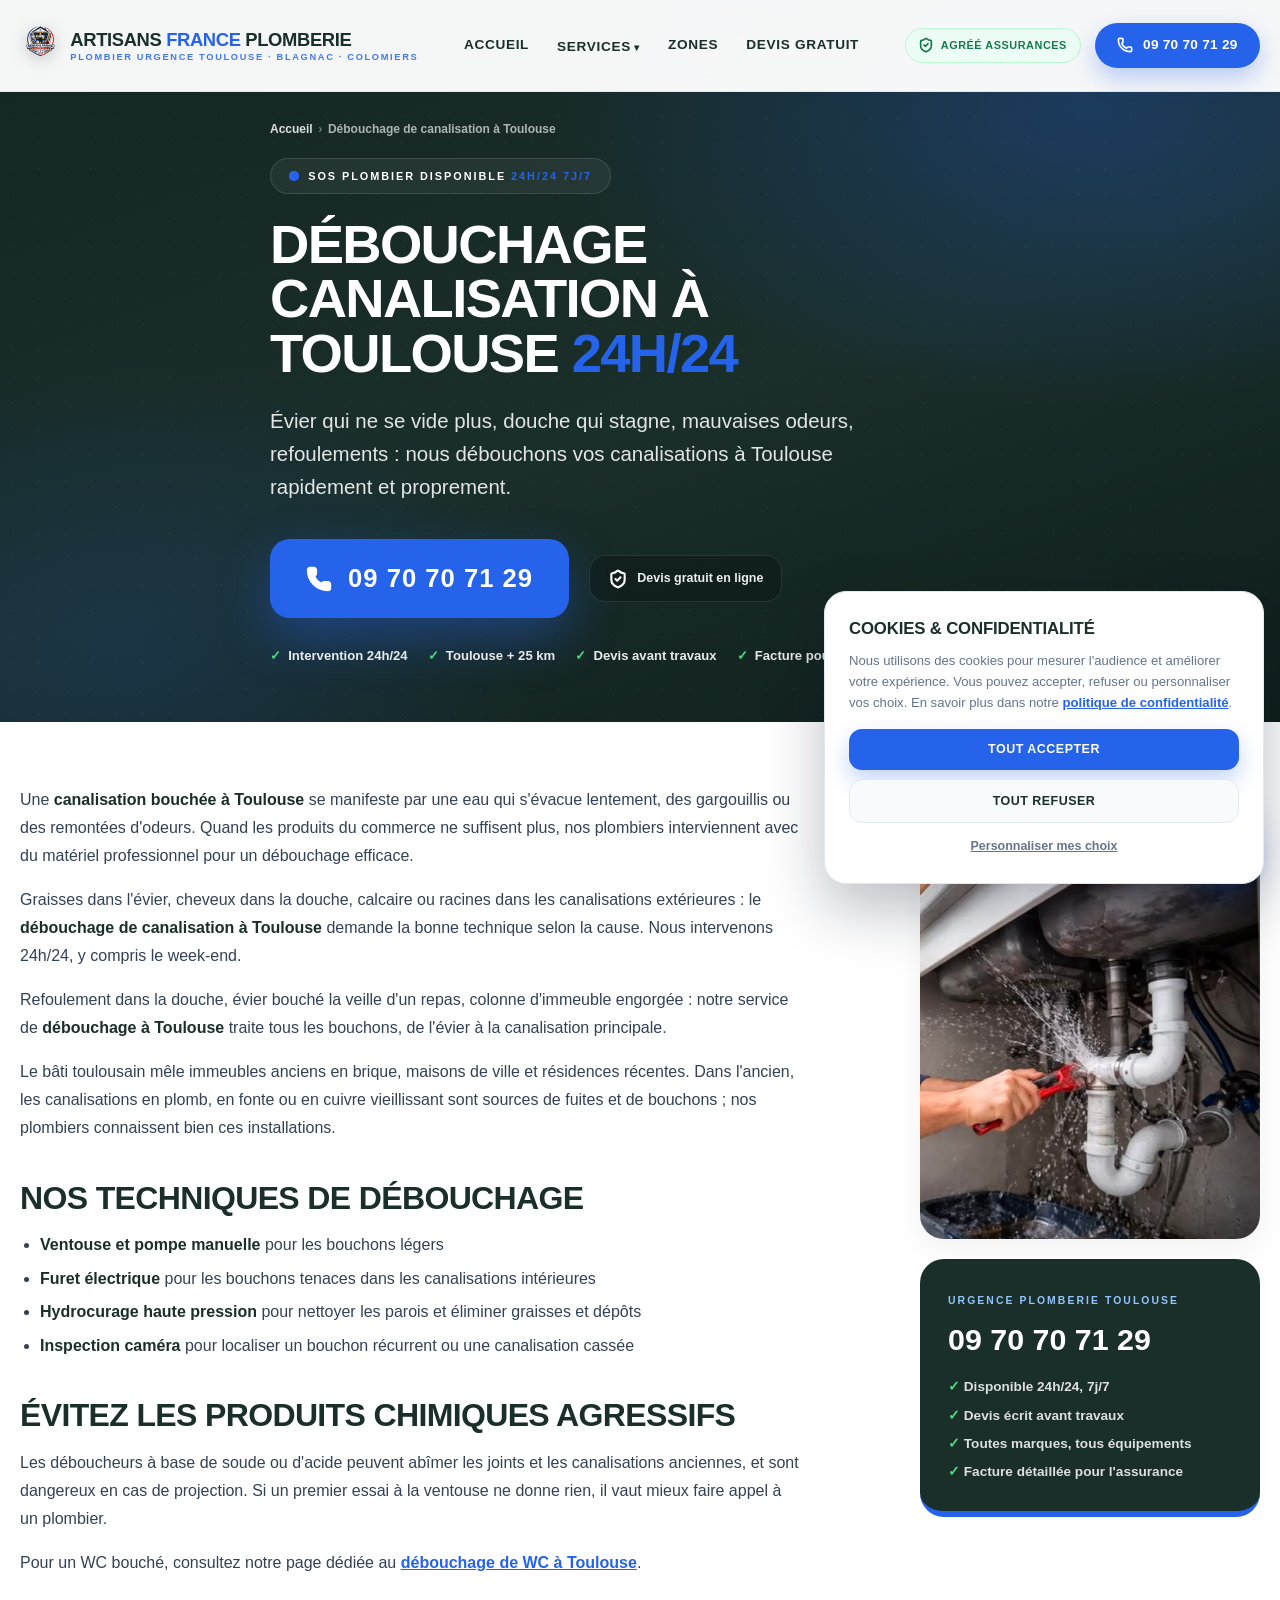
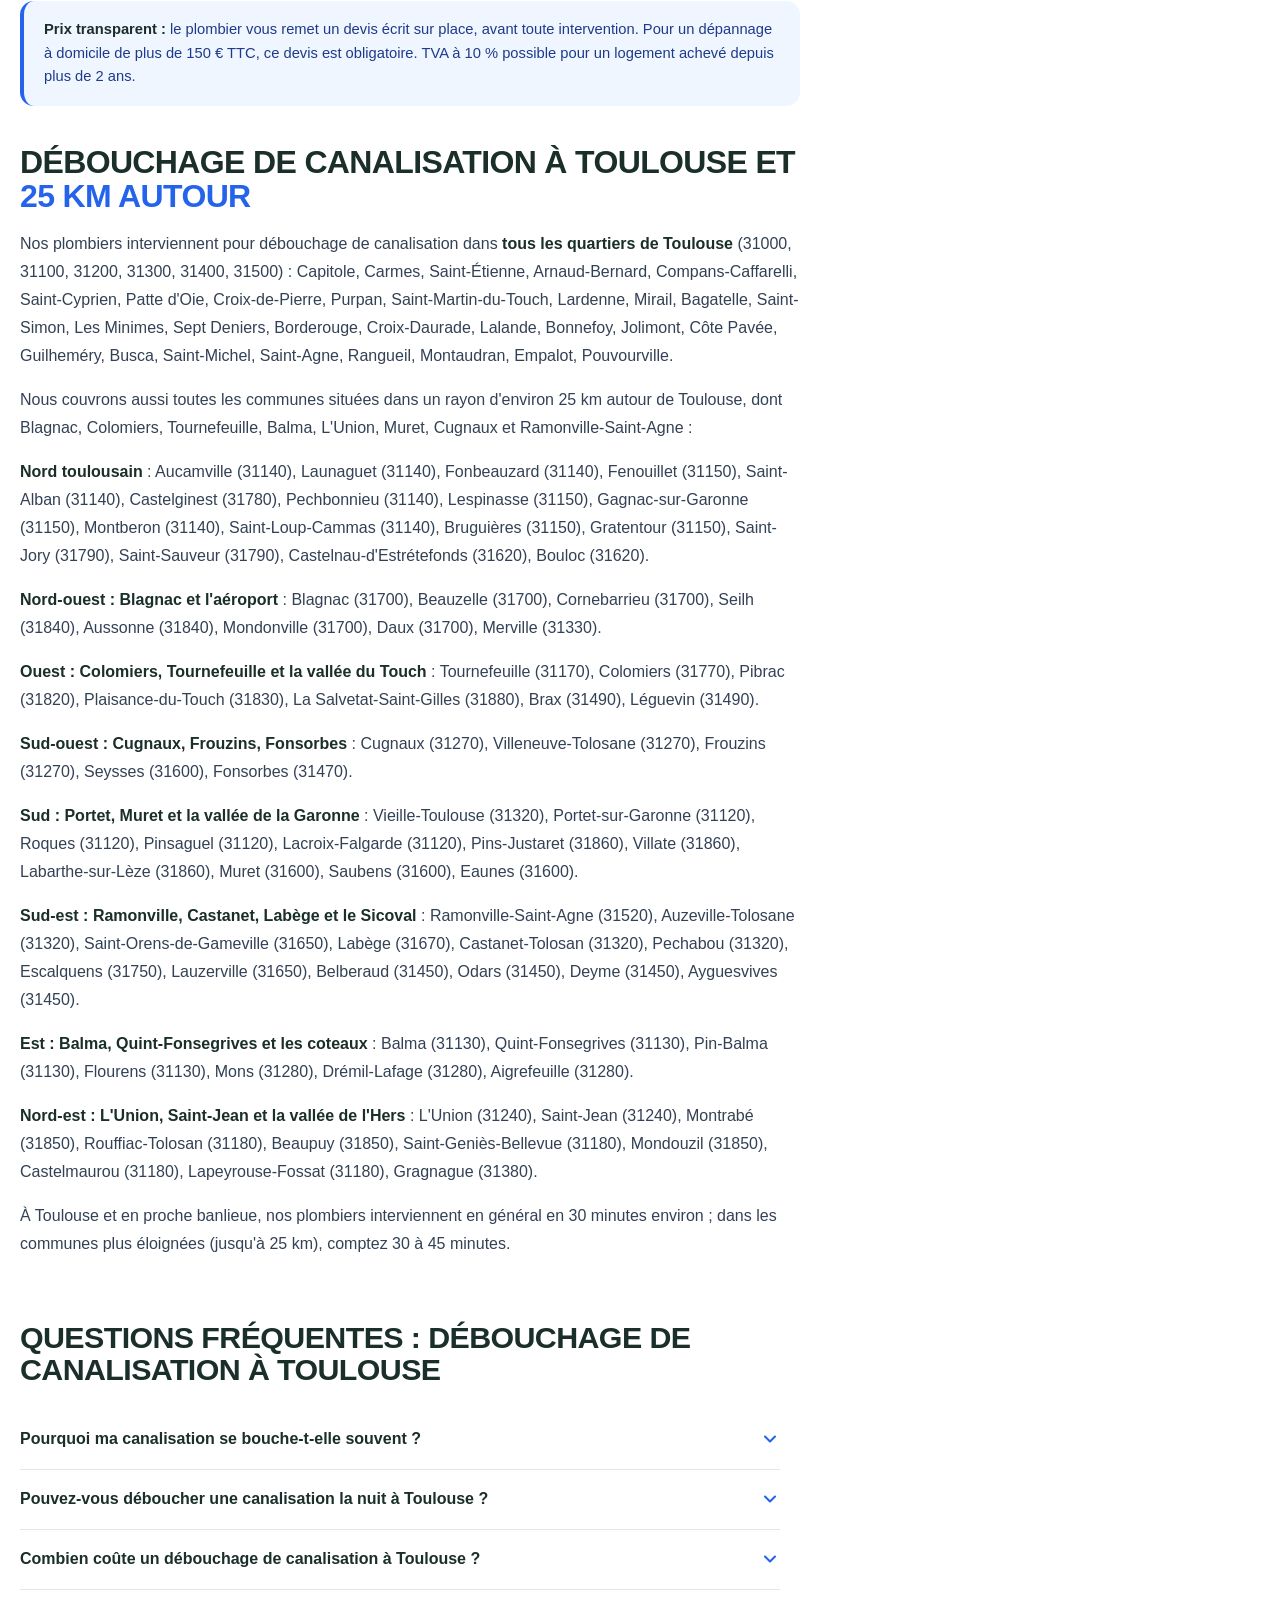
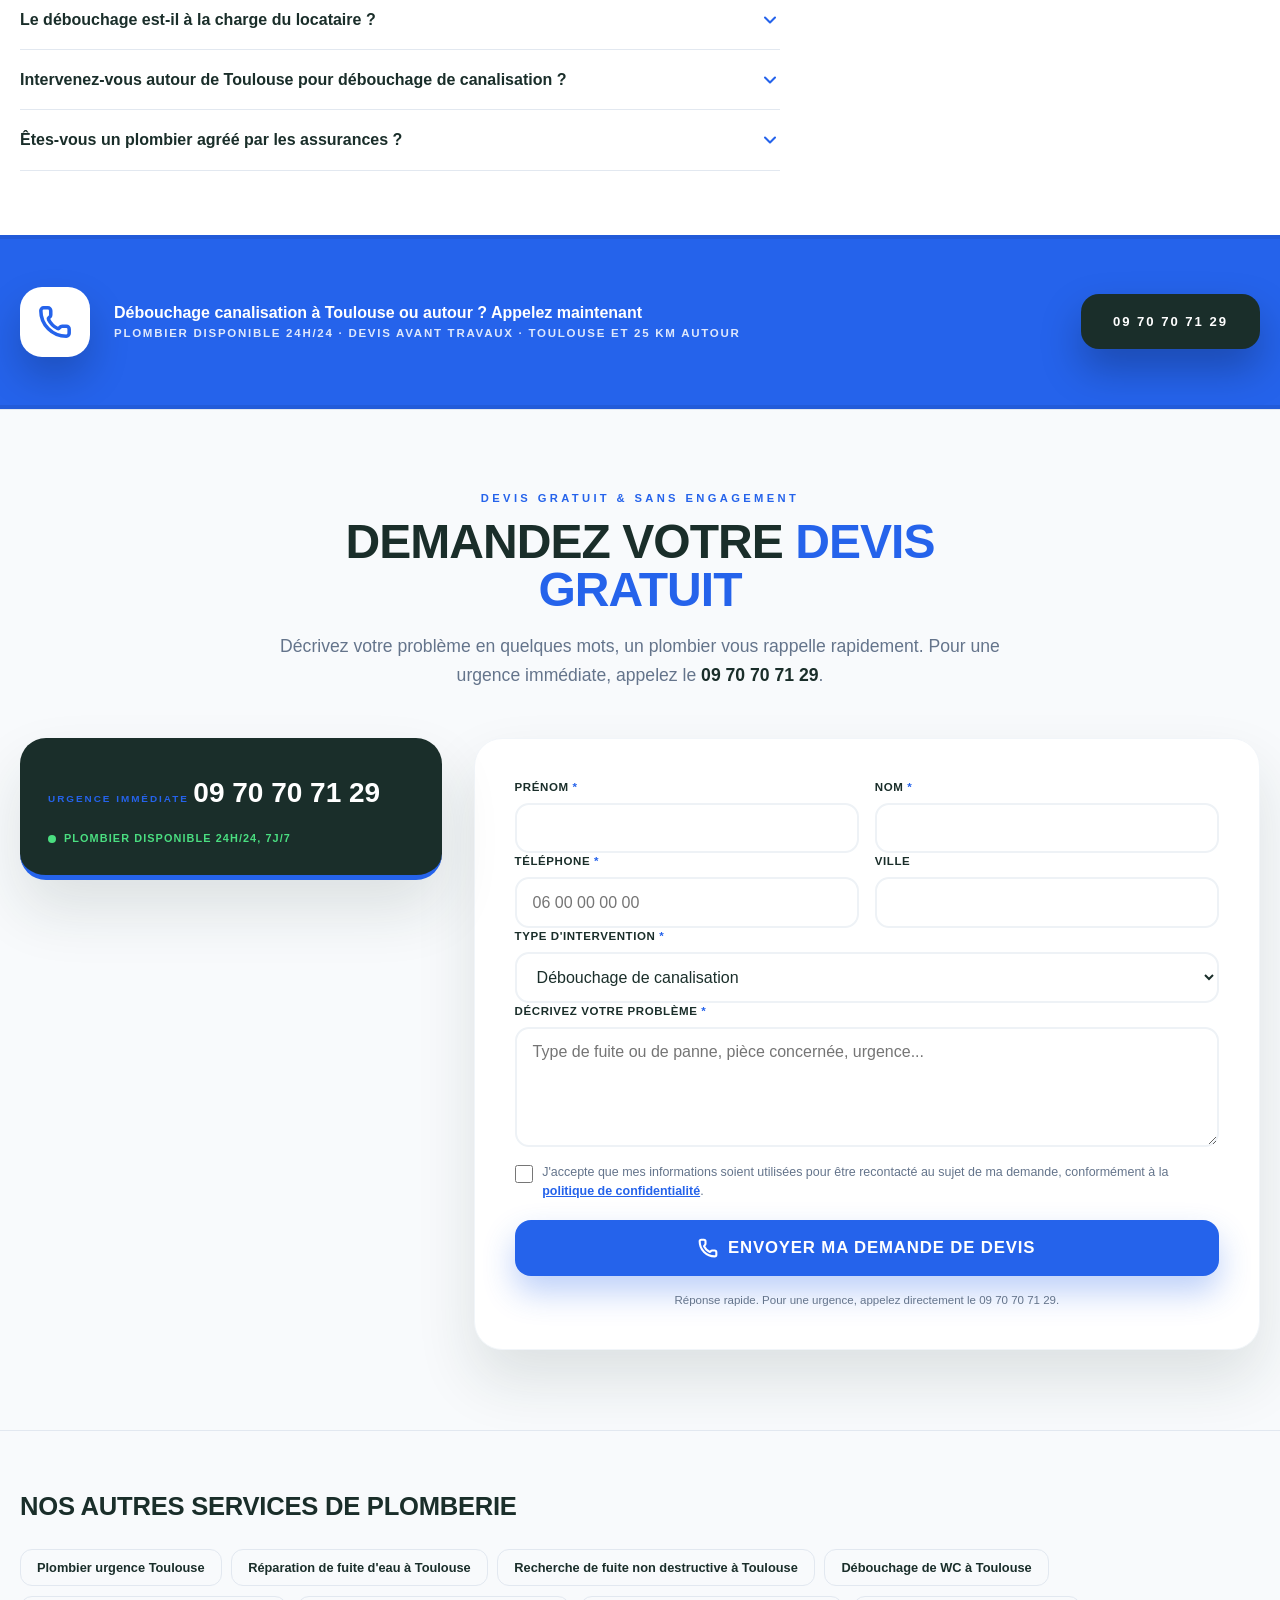
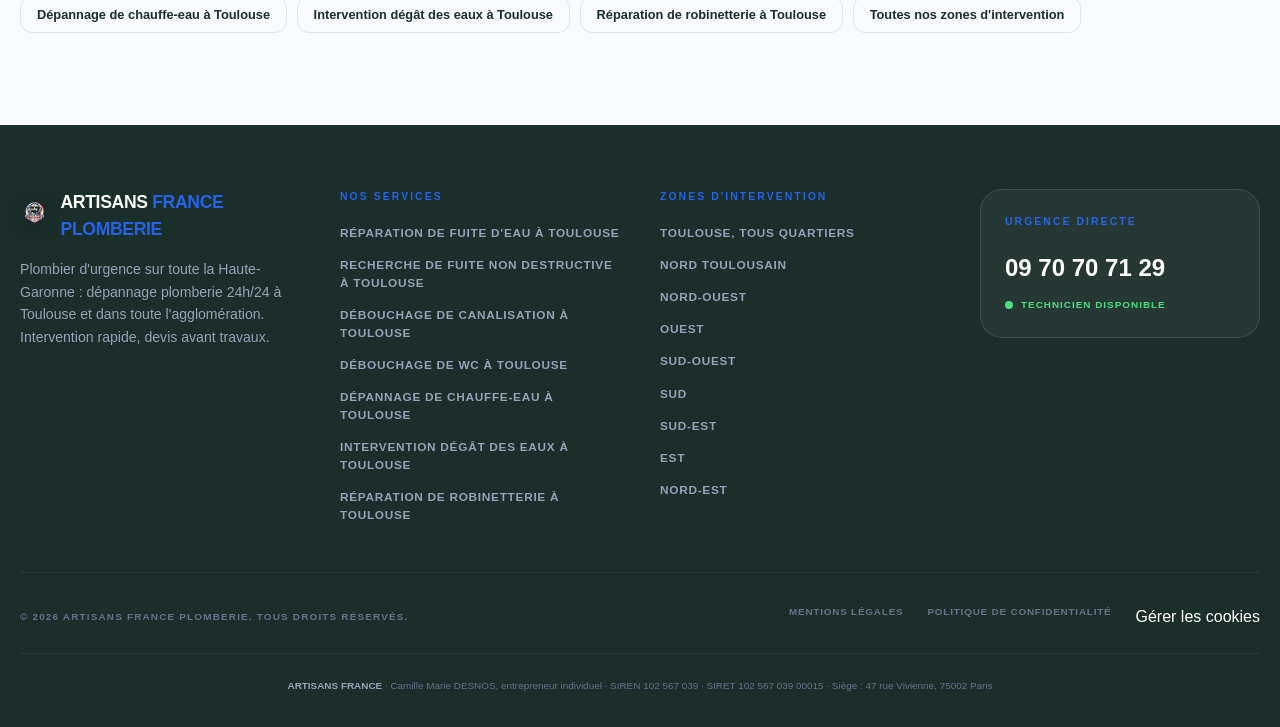
<file: debouchage-canalisation-toulouse/index.html>
<!DOCTYPE html>
<html lang="fr">
<head>
    <meta charset="utf-8">
    <meta name="viewport" content="width=device-width, initial-scale=1">
    <!-- Google Tag Manager -->
    <script>(function(w,d,s,l,i){w[l]=w[l]||[];w[l].push({'gtm.start':
    new Date().getTime(),event:'gtm.js'});var f=d.getElementsByTagName(s)[0],
    j=d.createElement(s),dl=l!='dataLayer'?'&l='+l:'';j.async=true;j.src=
    'https://www.googletagmanager.com/gtm.js?id='+i+dl;f.parentNode.insertBefore(j,f);
    })(window,document,'script','dataLayer','GTM-PZ6QSD93');</script>
    <!-- End Google Tag Manager -->
    <script>
        window.dataLayer = window.dataLayer || [];
        function gtag() { dataLayer.push(arguments); }
        gtag('consent', 'default', {
            ad_storage: 'denied', ad_user_data: 'denied', ad_personalization: 'denied',
            analytics_storage: 'denied', functionality_storage: 'granted', security_storage: 'granted',
            wait_for_update: 500
        });
    </script>
    <script async src="https://www.googletagmanager.com/gtag/js?id=GT-T944WWWS"></script>
    <script>
        gtag('js', new Date());
        gtag('config', 'GT-T944WWWS');
    </script>
    <title>Débouchage canalisation Toulouse (31000) – Plombier 24h/24</title>
    <meta name="description" content="Canalisation bouchée à Toulouse ? Débouchage d&#x27;évier, douche, colonne par furet ou hydrocurage, 24h/24. Devis avant travaux.">
    <meta name="robots" content="index, follow, max-image-preview:large">
    <link rel="canonical" href="https://plomberietoulouse.artisansfrance.com/debouchage-canalisation-toulouse/">
    <link rel="icon" type="image/png" sizes="32x32" href="/images/favicon-32.png">
    <link rel="icon" type="image/png" sizes="16x16" href="/images/favicon-16.png">
    <link rel="apple-touch-icon" sizes="180x180" href="/images/apple-touch-icon.png">
    <meta name="theme-color" content="#1a2e2a">
    <meta name="geo.region" content="FR-31">
    <meta property="og:type" content="website">
    <meta property="og:locale" content="fr_FR">
    <meta property="og:site_name" content="Artisans France Plomberie">
    <meta property="og:title" content="Débouchage canalisation Toulouse (31000) – Plombier 24h/24">
    <meta property="og:description" content="Canalisation bouchée à Toulouse ? Débouchage d&#x27;évier, douche, colonne par furet ou hydrocurage, 24h/24. Devis avant travaux.">
    <meta property="og:url" content="https://plomberietoulouse.artisansfrance.com/debouchage-canalisation-toulouse/">
    <meta property="og:image" content="https://plomberietoulouse.artisansfrance.com/images/canalisation-bouchee-toulouse.jpg">
    <meta name="twitter:card" content="summary_large_image">
    <link rel="stylesheet" href="/assets/style.css?v=472cea1c3d">
    <script type="application/ld+json">
{
 "@context": "https://schema.org",
 "@type": "Service",
 "name": "Débouchage canalisation à Toulouse 24h/24",
 "serviceType": "Débouchage de canalisation",
 "url": "https://plomberietoulouse.artisansfrance.com/debouchage-canalisation-toulouse/",
 "description": "Canalisation bouchée à Toulouse ? Débouchage d'évier, douche, colonne par furet ou hydrocurage, 24h/24. Devis avant travaux.",
 "provider": {
  "@type": [
   "Plumber",
   "EmergencyService"
  ],
  "@id": "https://plomberietoulouse.artisansfrance.com/#business",
  "name": "Artisans France Plomberie",
  "url": "https://plomberietoulouse.artisansfrance.com/",
  "telephone": "+33970707129",
  "image": "https://plomberietoulouse.artisansfrance.com/images/plombier-agree-toulouse.jpg",
  "logo": "https://plomberietoulouse.artisansfrance.com/images/logo.png",
  "priceRange": "€€",
  "address": {
   "@type": "PostalAddress",
   "addressLocality": "Toulouse",
   "postalCode": "31000",
   "addressRegion": "Haute-Garonne",
   "addressCountry": "FR"
  },
  "openingHoursSpecification": {
   "@type": "OpeningHoursSpecification",
   "dayOfWeek": [
    "Monday",
    "Tuesday",
    "Wednesday",
    "Thursday",
    "Friday",
    "Saturday",
    "Sunday"
   ],
   "opens": "00:00",
   "closes": "23:59"
  }
 },
 "areaServed": [
  {
   "@type": "City",
   "name": "Toulouse"
  },
  {
   "@type": "City",
   "name": "Aucamville",
   "address": {
    "@type": "PostalAddress",
    "postalCode": "31140",
    "addressLocality": "Aucamville",
    "addressCountry": "FR"
   }
  },
  {
   "@type": "City",
   "name": "Fonbeauzard",
   "address": {
    "@type": "PostalAddress",
    "postalCode": "31140",
    "addressLocality": "Fonbeauzard",
    "addressCountry": "FR"
   }
  },
  {
   "@type": "City",
   "name": "Launaguet",
   "address": {
    "@type": "PostalAddress",
    "postalCode": "31140",
    "addressLocality": "Launaguet",
    "addressCountry": "FR"
   }
  },
  {
   "@type": "City",
   "name": "Saint-Alban",
   "address": {
    "@type": "PostalAddress",
    "postalCode": "31140",
    "addressLocality": "Saint-Alban",
    "addressCountry": "FR"
   }
  },
  {
   "@type": "City",
   "name": "Fenouillet",
   "address": {
    "@type": "PostalAddress",
    "postalCode": "31150",
    "addressLocality": "Fenouillet",
    "addressCountry": "FR"
   }
  },
  {
   "@type": "City",
   "name": "Castelginest",
   "address": {
    "@type": "PostalAddress",
    "postalCode": "31780",
    "addressLocality": "Castelginest",
    "addressCountry": "FR"
   }
  },
  {
   "@type": "City",
   "name": "Pechbonnieu",
   "address": {
    "@type": "PostalAddress",
    "postalCode": "31140",
    "addressLocality": "Pechbonnieu",
    "addressCountry": "FR"
   }
  },
  {
   "@type": "City",
   "name": "Montberon",
   "address": {
    "@type": "PostalAddress",
    "postalCode": "31140",
    "addressLocality": "Montberon",
    "addressCountry": "FR"
   }
  },
  {
   "@type": "City",
   "name": "Saint-Loup-Cammas",
   "address": {
    "@type": "PostalAddress",
    "postalCode": "31140",
    "addressLocality": "Saint-Loup-Cammas",
    "addressCountry": "FR"
   }
  },
  {
   "@type": "City",
   "name": "Bruguières",
   "address": {
    "@type": "PostalAddress",
    "postalCode": "31150",
    "addressLocality": "Bruguières",
    "addressCountry": "FR"
   }
  },
  {
   "@type": "City",
   "name": "Gratentour",
   "address": {
    "@type": "PostalAddress",
    "postalCode": "31150",
    "addressLocality": "Gratentour",
    "addressCountry": "FR"
   }
  },
  {
   "@type": "City",
   "name": "Lespinasse",
   "address": {
    "@type": "PostalAddress",
    "postalCode": "31150",
    "addressLocality": "Lespinasse",
    "addressCountry": "FR"
   }
  },
  {
   "@type": "City",
   "name": "Gagnac-sur-Garonne",
   "address": {
    "@type": "PostalAddress",
    "postalCode": "31150",
    "addressLocality": "Gagnac-sur-Garonne",
    "addressCountry": "FR"
   }
  },
  {
   "@type": "City",
   "name": "Saint-Jory",
   "address": {
    "@type": "PostalAddress",
    "postalCode": "31790",
    "addressLocality": "Saint-Jory",
    "addressCountry": "FR"
   }
  },
  {
   "@type": "City",
   "name": "Saint-Sauveur",
   "address": {
    "@type": "PostalAddress",
    "postalCode": "31790",
    "addressLocality": "Saint-Sauveur",
    "addressCountry": "FR"
   }
  },
  {
   "@type": "City",
   "name": "Castelnau-d'Estrétefonds",
   "address": {
    "@type": "PostalAddress",
    "postalCode": "31620",
    "addressLocality": "Castelnau-d'Estrétefonds",
    "addressCountry": "FR"
   }
  },
  {
   "@type": "City",
   "name": "Bouloc",
   "address": {
    "@type": "PostalAddress",
    "postalCode": "31620",
    "addressLocality": "Bouloc",
    "addressCountry": "FR"
   }
  },
  {
   "@type": "City",
   "name": "Blagnac",
   "address": {
    "@type": "PostalAddress",
    "postalCode": "31700",
    "addressLocality": "Blagnac",
    "addressCountry": "FR"
   }
  },
  {
   "@type": "City",
   "name": "Beauzelle",
   "address": {
    "@type": "PostalAddress",
    "postalCode": "31700",
    "addressLocality": "Beauzelle",
    "addressCountry": "FR"
   }
  },
  {
   "@type": "City",
   "name": "Cornebarrieu",
   "address": {
    "@type": "PostalAddress",
    "postalCode": "31700",
    "addressLocality": "Cornebarrieu",
    "addressCountry": "FR"
   }
  },
  {
   "@type": "City",
   "name": "Mondonville",
   "address": {
    "@type": "PostalAddress",
    "postalCode": "31700",
    "addressLocality": "Mondonville",
    "addressCountry": "FR"
   }
  },
  {
   "@type": "City",
   "name": "Daux",
   "address": {
    "@type": "PostalAddress",
    "postalCode": "31700",
    "addressLocality": "Daux",
    "addressCountry": "FR"
   }
  },
  {
   "@type": "City",
   "name": "Seilh",
   "address": {
    "@type": "PostalAddress",
    "postalCode": "31840",
    "addressLocality": "Seilh",
    "addressCountry": "FR"
   }
  },
  {
   "@type": "City",
   "name": "Aussonne",
   "address": {
    "@type": "PostalAddress",
    "postalCode": "31840",
    "addressLocality": "Aussonne",
    "addressCountry": "FR"
   }
  },
  {
   "@type": "City",
   "name": "Merville",
   "address": {
    "@type": "PostalAddress",
    "postalCode": "31330",
    "addressLocality": "Merville",
    "addressCountry": "FR"
   }
  },
  {
   "@type": "City",
   "name": "Colomiers",
   "address": {
    "@type": "PostalAddress",
    "postalCode": "31770",
    "addressLocality": "Colomiers",
    "addressCountry": "FR"
   }
  },
  {
   "@type": "City",
   "name": "Tournefeuille",
   "address": {
    "@type": "PostalAddress",
    "postalCode": "31170",
    "addressLocality": "Tournefeuille",
    "addressCountry": "FR"
   }
  },
  {
   "@type": "City",
   "name": "Pibrac",
   "address": {
    "@type": "PostalAddress",
    "postalCode": "31820",
    "addressLocality": "Pibrac",
    "addressCountry": "FR"
   }
  },
  {
   "@type": "City",
   "name": "Brax",
   "address": {
    "@type": "PostalAddress",
    "postalCode": "31490",
    "addressLocality": "Brax",
    "addressCountry": "FR"
   }
  },
  {
   "@type": "City",
   "name": "Léguevin",
   "address": {
    "@type": "PostalAddress",
    "postalCode": "31490",
    "addressLocality": "Léguevin",
    "addressCountry": "FR"
   }
  },
  {
   "@type": "City",
   "name": "Plaisance-du-Touch",
   "address": {
    "@type": "PostalAddress",
    "postalCode": "31830",
    "addressLocality": "Plaisance-du-Touch",
    "addressCountry": "FR"
   }
  },
  {
   "@type": "City",
   "name": "La Salvetat-Saint-Gilles",
   "address": {
    "@type": "PostalAddress",
    "postalCode": "31880",
    "addressLocality": "La Salvetat-Saint-Gilles",
    "addressCountry": "FR"
   }
  },
  {
   "@type": "City",
   "name": "Cugnaux",
   "address": {
    "@type": "PostalAddress",
    "postalCode": "31270",
    "addressLocality": "Cugnaux",
    "addressCountry": "FR"
   }
  },
  {
   "@type": "City",
   "name": "Villeneuve-Tolosane",
   "address": {
    "@type": "PostalAddress",
    "postalCode": "31270",
    "addressLocality": "Villeneuve-Tolosane",
    "addressCountry": "FR"
   }
  },
  {
   "@type": "City",
   "name": "Frouzins",
   "address": {
    "@type": "PostalAddress",
    "postalCode": "31270",
    "addressLocality": "Frouzins",
    "addressCountry": "FR"
   }
  },
  {
   "@type": "City",
   "name": "Seysses",
   "address": {
    "@type": "PostalAddress",
    "postalCode": "31600",
    "addressLocality": "Seysses",
    "addressCountry": "FR"
   }
  },
  {
   "@type": "City",
   "name": "Fonsorbes",
   "address": {
    "@type": "PostalAddress",
    "postalCode": "31470",
    "addressLocality": "Fonsorbes",
    "addressCountry": "FR"
   }
  },
  {
   "@type": "City",
   "name": "Portet-sur-Garonne",
   "address": {
    "@type": "PostalAddress",
    "postalCode": "31120",
    "addressLocality": "Portet-sur-Garonne",
    "addressCountry": "FR"
   }
  },
  {
   "@type": "City",
   "name": "Roques",
   "address": {
    "@type": "PostalAddress",
    "postalCode": "31120",
    "addressLocality": "Roques",
    "addressCountry": "FR"
   }
  },
  {
   "@type": "City",
   "name": "Pinsaguel",
   "address": {
    "@type": "PostalAddress",
    "postalCode": "31120",
    "addressLocality": "Pinsaguel",
    "addressCountry": "FR"
   }
  },
  {
   "@type": "City",
   "name": "Lacroix-Falgarde",
   "address": {
    "@type": "PostalAddress",
    "postalCode": "31120",
    "addressLocality": "Lacroix-Falgarde",
    "addressCountry": "FR"
   }
  },
  {
   "@type": "City",
   "name": "Vieille-Toulouse",
   "address": {
    "@type": "PostalAddress",
    "postalCode": "31320",
    "addressLocality": "Vieille-Toulouse",
    "addressCountry": "FR"
   }
  },
  {
   "@type": "City",
   "name": "Pins-Justaret",
   "address": {
    "@type": "PostalAddress",
    "postalCode": "31860",
    "addressLocality": "Pins-Justaret",
    "addressCountry": "FR"
   }
  },
  {
   "@type": "City",
   "name": "Villate",
   "address": {
    "@type": "PostalAddress",
    "postalCode": "31860",
    "addressLocality": "Villate",
    "addressCountry": "FR"
   }
  },
  {
   "@type": "City",
   "name": "Labarthe-sur-Lèze",
   "address": {
    "@type": "PostalAddress",
    "postalCode": "31860",
    "addressLocality": "Labarthe-sur-Lèze",
    "addressCountry": "FR"
   }
  },
  {
   "@type": "City",
   "name": "Muret",
   "address": {
    "@type": "PostalAddress",
    "postalCode": "31600",
    "addressLocality": "Muret",
    "addressCountry": "FR"
   }
  },
  {
   "@type": "City",
   "name": "Eaunes",
   "address": {
    "@type": "PostalAddress",
    "postalCode": "31600",
    "addressLocality": "Eaunes",
    "addressCountry": "FR"
   }
  },
  {
   "@type": "City",
   "name": "Saubens",
   "address": {
    "@type": "PostalAddress",
    "postalCode": "31600",
    "addressLocality": "Saubens",
    "addressCountry": "FR"
   }
  },
  {
   "@type": "City",
   "name": "Ramonville-Saint-Agne",
   "address": {
    "@type": "PostalAddress",
    "postalCode": "31520",
    "addressLocality": "Ramonville-Saint-Agne",
    "addressCountry": "FR"
   }
  },
  {
   "@type": "City",
   "name": "Auzeville-Tolosane",
   "address": {
    "@type": "PostalAddress",
    "postalCode": "31320",
    "addressLocality": "Auzeville-Tolosane",
    "addressCountry": "FR"
   }
  },
  {
   "@type": "City",
   "name": "Castanet-Tolosan",
   "address": {
    "@type": "PostalAddress",
    "postalCode": "31320",
    "addressLocality": "Castanet-Tolosan",
    "addressCountry": "FR"
   }
  },
  {
   "@type": "City",
   "name": "Pechabou",
   "address": {
    "@type": "PostalAddress",
    "postalCode": "31320",
    "addressLocality": "Pechabou",
    "addressCountry": "FR"
   }
  },
  {
   "@type": "City",
   "name": "Labège",
   "address": {
    "@type": "PostalAddress",
    "postalCode": "31670",
    "addressLocality": "Labège",
    "addressCountry": "FR"
   }
  },
  {
   "@type": "City",
   "name": "Escalquens",
   "address": {
    "@type": "PostalAddress",
    "postalCode": "31750",
    "addressLocality": "Escalquens",
    "addressCountry": "FR"
   }
  },
  {
   "@type": "City",
   "name": "Saint-Orens-de-Gameville",
   "address": {
    "@type": "PostalAddress",
    "postalCode": "31650",
    "addressLocality": "Saint-Orens-de-Gameville",
    "addressCountry": "FR"
   }
  },
  {
   "@type": "City",
   "name": "Lauzerville",
   "address": {
    "@type": "PostalAddress",
    "postalCode": "31650",
    "addressLocality": "Lauzerville",
    "addressCountry": "FR"
   }
  },
  {
   "@type": "City",
   "name": "Deyme",
   "address": {
    "@type": "PostalAddress",
    "postalCode": "31450",
    "addressLocality": "Deyme",
    "addressCountry": "FR"
   }
  },
  {
   "@type": "City",
   "name": "Belberaud",
   "address": {
    "@type": "PostalAddress",
    "postalCode": "31450",
    "addressLocality": "Belberaud",
    "addressCountry": "FR"
   }
  },
  {
   "@type": "City",
   "name": "Odars",
   "address": {
    "@type": "PostalAddress",
    "postalCode": "31450",
    "addressLocality": "Odars",
    "addressCountry": "FR"
   }
  },
  {
   "@type": "City",
   "name": "Ayguesvives",
   "address": {
    "@type": "PostalAddress",
    "postalCode": "31450",
    "addressLocality": "Ayguesvives",
    "addressCountry": "FR"
   }
  },
  {
   "@type": "City",
   "name": "Balma",
   "address": {
    "@type": "PostalAddress",
    "postalCode": "31130",
    "addressLocality": "Balma",
    "addressCountry": "FR"
   }
  },
  {
   "@type": "City",
   "name": "Quint-Fonsegrives",
   "address": {
    "@type": "PostalAddress",
    "postalCode": "31130",
    "addressLocality": "Quint-Fonsegrives",
    "addressCountry": "FR"
   }
  },
  {
   "@type": "City",
   "name": "Pin-Balma",
   "address": {
    "@type": "PostalAddress",
    "postalCode": "31130",
    "addressLocality": "Pin-Balma",
    "addressCountry": "FR"
   }
  },
  {
   "@type": "City",
   "name": "Flourens",
   "address": {
    "@type": "PostalAddress",
    "postalCode": "31130",
    "addressLocality": "Flourens",
    "addressCountry": "FR"
   }
  },
  {
   "@type": "City",
   "name": "Drémil-Lafage",
   "address": {
    "@type": "PostalAddress",
    "postalCode": "31280",
    "addressLocality": "Drémil-Lafage",
    "addressCountry": "FR"
   }
  },
  {
   "@type": "City",
   "name": "Mons",
   "address": {
    "@type": "PostalAddress",
    "postalCode": "31280",
    "addressLocality": "Mons",
    "addressCountry": "FR"
   }
  },
  {
   "@type": "City",
   "name": "Aigrefeuille",
   "address": {
    "@type": "PostalAddress",
    "postalCode": "31280",
    "addressLocality": "Aigrefeuille",
    "addressCountry": "FR"
   }
  },
  {
   "@type": "City",
   "name": "L'Union",
   "address": {
    "@type": "PostalAddress",
    "postalCode": "31240",
    "addressLocality": "L'Union",
    "addressCountry": "FR"
   }
  },
  {
   "@type": "City",
   "name": "Saint-Jean",
   "address": {
    "@type": "PostalAddress",
    "postalCode": "31240",
    "addressLocality": "Saint-Jean",
    "addressCountry": "FR"
   }
  },
  {
   "@type": "City",
   "name": "Montrabé",
   "address": {
    "@type": "PostalAddress",
    "postalCode": "31850",
    "addressLocality": "Montrabé",
    "addressCountry": "FR"
   }
  },
  {
   "@type": "City",
   "name": "Beaupuy",
   "address": {
    "@type": "PostalAddress",
    "postalCode": "31850",
    "addressLocality": "Beaupuy",
    "addressCountry": "FR"
   }
  },
  {
   "@type": "City",
   "name": "Mondouzil",
   "address": {
    "@type": "PostalAddress",
    "postalCode": "31850",
    "addressLocality": "Mondouzil",
    "addressCountry": "FR"
   }
  },
  {
   "@type": "City",
   "name": "Rouffiac-Tolosan",
   "address": {
    "@type": "PostalAddress",
    "postalCode": "31180",
    "addressLocality": "Rouffiac-Tolosan",
    "addressCountry": "FR"
   }
  },
  {
   "@type": "City",
   "name": "Castelmaurou",
   "address": {
    "@type": "PostalAddress",
    "postalCode": "31180",
    "addressLocality": "Castelmaurou",
    "addressCountry": "FR"
   }
  },
  {
   "@type": "City",
   "name": "Saint-Geniès-Bellevue",
   "address": {
    "@type": "PostalAddress",
    "postalCode": "31180",
    "addressLocality": "Saint-Geniès-Bellevue",
    "addressCountry": "FR"
   }
  },
  {
   "@type": "City",
   "name": "Lapeyrouse-Fossat",
   "address": {
    "@type": "PostalAddress",
    "postalCode": "31180",
    "addressLocality": "Lapeyrouse-Fossat",
    "addressCountry": "FR"
   }
  },
  {
   "@type": "City",
   "name": "Gragnague",
   "address": {
    "@type": "PostalAddress",
    "postalCode": "31380",
    "addressLocality": "Gragnague",
    "addressCountry": "FR"
   }
  }
 ],
 "availableChannel": {
  "@type": "ServiceChannel",
  "servicePhone": {
   "@type": "ContactPoint",
   "telephone": "+33970707129",
   "contactType": "Dépannage d'urgence",
   "availableLanguage": "French",
   "hoursAvailable": "Mo-Su 00:00-23:59"
  }
 }
}
    </script>
    <script type="application/ld+json">
{
 "@context": "https://schema.org",
 "@type": "BreadcrumbList",
 "itemListElement": [
  {
   "@type": "ListItem",
   "position": 1,
   "name": "Accueil",
   "item": "https://plomberietoulouse.artisansfrance.com/"
  },
  {
   "@type": "ListItem",
   "position": 2,
   "name": "Débouchage de canalisation à Toulouse",
   "item": "https://plomberietoulouse.artisansfrance.com/debouchage-canalisation-toulouse/"
  }
 ]
}
    </script>
    <script type="application/ld+json">
{
 "@context": "https://schema.org",
 "@type": "FAQPage",
 "mainEntity": [
  {
   "@type": "Question",
   "name": "Pourquoi ma canalisation se bouche-t-elle souvent ?",
   "acceptedAnswer": {
    "@type": "Answer",
    "text": "Les bouchons répétés viennent souvent d'un dépôt de graisse ou de calcaire sur les parois, d'une pente insuffisante ou d'une canalisation abîmée. Un hydrocurage et une inspection caméra permettent d'en trouver la cause et de régler le problème durablement."
   }
  },
  {
   "@type": "Question",
   "name": "Pouvez-vous déboucher une canalisation la nuit à Toulouse ?",
   "acceptedAnswer": {
    "@type": "Answer",
    "text": "Oui, notre service de débouchage fonctionne 24h/24 et 7j/7 à Toulouse et dans les communes alentour, y compris les jours fériés."
   }
  },
  {
   "@type": "Question",
   "name": "Combien coûte un débouchage de canalisation à Toulouse ?",
   "acceptedAnswer": {
    "@type": "Answer",
    "text": "Le prix dépend de la technique nécessaire (furet, hydrocurage, caméra) et de l'accessibilité. Un devis écrit vous est remis sur place, avant toute intervention."
   }
  },
  {
   "@type": "Question",
   "name": "Le débouchage est-il à la charge du locataire ?",
   "acceptedAnswer": {
    "@type": "Answer",
    "text": "L'entretien courant des canalisations, dont le débouchage d'un évier ou d'un lavabo, est en principe à la charge du locataire. Un bouchon sur une colonne commune relève du propriétaire ou de la copropriété."
   }
  },
  {
   "@type": "Question",
   "name": "Intervenez-vous autour de Toulouse pour débouchage de canalisation ?",
   "acceptedAnswer": {
    "@type": "Answer",
    "text": "Oui, nous intervenons dans toutes les communes à environ 25 km autour de Toulouse : Blagnac, Colomiers, Tournefeuille, Balma, L'Union, Muret, Cugnaux et Ramonville-Saint-Agne, mais aussi Aucamville, Fonbeauzard, Launaguet, Saint-Alban, Fenouillet, Castelginest, Pechbonnieu, Lespinasse, Gagnac-sur-Garonne, Beauzelle, Cornebarrieu, Seilh, Villeneuve-Tolosane, Portet-sur-Garonne, Roques, Vieille-Toulouse, Auzeville-Tolosane, Castanet-Tolosan, Labège, Saint-Orens-de-Gameville, Quint-Fonsegrives, Pin-Balma, Flourens, Mons, Saint-Jean, Montrabé, Beaupuy, Rouffiac-Tolosan, Saint-Geniès-B et toutes les communes listées sur notre page zones d'intervention."
   }
  },
  {
   "@type": "Question",
   "name": "Êtes-vous un plombier agréé par les assurances ?",
   "acceptedAnswer": {
    "@type": "Answer",
    "text": "Nous travaillons avec toutes les compagnies d'assurance habitation. Nos factures et rapports d'intervention détaillés sont acceptés pour vos déclarations de sinistre dégât des eaux."
   }
  }
 ]
}
    </script>
</head>
<body>
    <noscript><iframe src="https://www.googletagmanager.com/ns.html?id=GTM-PZ6QSD93" height="0" width="0" style="display:none;visibility:hidden"></iframe></noscript>
    <a href="#main" class="sr-only">Aller au contenu</a>

    <header class="site-header">
        <div class="container">
            <a href="/" class="brand" aria-label="Artisans France Plomberie, accueil">
                <span class="brand-mark" aria-hidden="true"><img src="/images/logo.png" alt="" width="163" height="240"></span>
                <span class="brand-text">
                    <span class="brand-name">Artisans <em>France</em> Plomberie</span>
                    <span class="brand-tagline">Plombier Urgence Toulouse · Blagnac · Colomiers</span>
                </span>
            </a>
            <nav class="main-nav" aria-label="Navigation principale">
                <a href="/">Accueil</a>
                <div class="nav-drop">
                    <a href="/#services">Services</a>
                    <div class="nav-drop-menu">
                        <a href="/fuite-d-eau-toulouse/">Réparation de fuite d'eau</a>
                        <a href="/recherche-de-fuite-toulouse/">Recherche de fuite non destructive</a>
                        <a href="/debouchage-canalisation-toulouse/">Débouchage de canalisation</a>
                        <a href="/debouchage-wc-toulouse/">Débouchage de WC</a>
                        <a href="/depannage-chauffe-eau-toulouse/">Dépannage de chauffe-eau</a>
                        <a href="/degat-des-eaux-toulouse/">Intervention dégât des eaux</a>
                        <a href="/reparation-robinet-toulouse/">Réparation de robinetterie</a>
                    </div>
                </div>
                <a href="/zones-intervention/">Zones</a>
                <a href="#contact">Devis gratuit</a>
            </nav>
            <div class="header-cta">
                <span class="assur-badge"><svg xmlns="http://www.w3.org/2000/svg" width="16" height="16" viewBox="0 0 24 24" fill="none" stroke="currentColor" stroke-width="2.5" stroke-linecap="round" stroke-linejoin="round" aria-hidden="true"><path d="M20 13c0 5-3.5 7.5-7.66 8.95a1 1 0 0 1-.67-.01C7.5 20.5 4 18 4 13V6a1 1 0 0 1 1-1c2 0 4.5-1.2 6.24-2.72a1.17 1.17 0 0 1 1.52 0C14.51 3.81 17 5 19 5a1 1 0 0 1 1 1z"></path><path d="m9 12 2 2 4-4"></path></svg> Agréé Assurances</span>
                <a href="tel:+33970707129" class="call-btn"><svg xmlns="http://www.w3.org/2000/svg" width="16" height="16" viewBox="0 0 24 24" fill="none" stroke="currentColor" stroke-width="2.5" stroke-linecap="round" stroke-linejoin="round" aria-hidden="true"><path d="M13.832 16.568a1 1 0 0 0 1.213-.303l.355-.465A2 2 0 0 1 17 15h3a2 2 0 0 1 2 2v3a2 2 0 0 1-2 2A18 18 0 0 1 2 4a2 2 0 0 1 2-2h3a2 2 0 0 1 2 2v3a2 2 0 0 1-.8 1.6l-.468.351a1 1 0 0 0-.292 1.233 14 14 0 0 0 6.392 6.384"></path></svg><span>09 70 70 71 29</span></a>
            </div>
            <button type="button" class="burger" aria-label="Ouvrir le menu" aria-controls="mobile-menu" aria-expanded="false">
                <svg xmlns="http://www.w3.org/2000/svg" width="24" height="24" viewBox="0 0 24 24" fill="none" stroke="currentColor" stroke-width="2.5" stroke-linecap="round" stroke-linejoin="round" aria-hidden="true"><path d="M4 6h16"></path><path d="M4 12h16"></path><path d="M4 18h16"></path></svg>
            </button>
        </div>
    </header>
    <div id="mobile-menu" class="mobile-menu" role="dialog" aria-label="Menu de navigation">
        <div class="mobile-menu-head">
            <span class="brand-name">Artisans <em style="color:#2563EB;font-style:normal;">France</em> Plomberie</span>
            <button type="button" class="burger" aria-label="Fermer le menu"><svg xmlns="http://www.w3.org/2000/svg" width="22" height="22" viewBox="0 0 24 24" fill="none" stroke="currentColor" stroke-width="2.5" stroke-linecap="round" stroke-linejoin="round" aria-hidden="true"><path d="M18 6 6 18"></path><path d="m6 6 12 12"></path></svg></button>
        </div>
        <div class="mobile-menu-body">
            <a href="tel:+33970707129" class="mobile-call-card">
                <span class="mobile-call-icon"><svg xmlns="http://www.w3.org/2000/svg" width="22" height="22" viewBox="0 0 24 24" fill="none" stroke="currentColor" stroke-width="2.5" stroke-linecap="round" stroke-linejoin="round" aria-hidden="true"><path d="M13.832 16.568a1 1 0 0 0 1.213-.303l.355-.465A2 2 0 0 1 17 15h3a2 2 0 0 1 2 2v3a2 2 0 0 1-2 2A18 18 0 0 1 2 4a2 2 0 0 1 2-2h3a2 2 0 0 1 2 2v3a2 2 0 0 1-.8 1.6l-.468.351a1 1 0 0 0-.292 1.233 14 14 0 0 0 6.392 6.384"></path></svg></span>
                <span><span>Urgence 24h/7j</span><strong>09 70 70 71 29</strong></span>
            </a>
            <nav class="mobile-nav" aria-label="Navigation mobile">
                <a href="/">Accueil</a>
                <a href="/#services">Services</a>
                <a class="sub" href="/fuite-d-eau-toulouse/">Réparation de fuite d'eau</a>
                <a class="sub" href="/recherche-de-fuite-toulouse/">Recherche de fuite non destructive</a>
                <a class="sub" href="/debouchage-canalisation-toulouse/">Débouchage de canalisation</a>
                <a class="sub" href="/debouchage-wc-toulouse/">Débouchage de WC</a>
                <a class="sub" href="/depannage-chauffe-eau-toulouse/">Dépannage de chauffe-eau</a>
                <a class="sub" href="/degat-des-eaux-toulouse/">Intervention dégât des eaux</a>
                <a class="sub" href="/reparation-robinet-toulouse/">Réparation de robinetterie</a>
                <a href="/zones-intervention/">Zones d'intervention</a>
                <a href="#contact">Devis gratuit</a>
            </nav>
            <div class="mobile-menu-foot"><svg xmlns="http://www.w3.org/2000/svg" width="14" height="14" viewBox="0 0 24 24" fill="none" stroke="currentColor" stroke-width="2.5" stroke-linecap="round" stroke-linejoin="round" aria-hidden="true"><path d="M20 13c0 5-3.5 7.5-7.66 8.95a1 1 0 0 1-.67-.01C7.5 20.5 4 18 4 13V6a1 1 0 0 1 1-1c2 0 4.5-1.2 6.24-2.72a1.17 1.17 0 0 1 1.52 0C14.51 3.81 17 5 19 5a1 1 0 0 1 1 1z"></path><path d="m9 12 2 2 4-4"></path></svg><span>Agréé toutes assurances</span></div>
        </div>
    </div>
    <main id="main">
        <section id="accueil" class="hero hero-sub">
            <div class="container hero-inner">
                <nav class="breadcrumb" aria-label="Fil d'Ariane"><ol><li><a href="/">Accueil</a></li><li aria-current="page">Débouchage de canalisation à Toulouse</li></ol></nav>
                <div class="hero-badge"><span class="pulse-dot" aria-hidden="true"></span><span>SOS PLOMBIER DISPONIBLE <b>24H/24 7J/7</b></span></div>
                <h1>Débouchage canalisation à Toulouse <span class="accent">24h/24</span></h1>
                <p class="lead">Évier qui ne se vide plus, douche qui stagne, mauvaises odeurs, refoulements : nous débouchons vos canalisations à Toulouse rapidement et proprement.</p>
                <div class="hero-actions">
                    <a href="tel:+33970707129" class="hero-call"><svg xmlns="http://www.w3.org/2000/svg" width="26" height="26" viewBox="0 0 24 24" fill="currentColor" stroke="currentColor" stroke-width="2.5" stroke-linecap="round" stroke-linejoin="round" aria-hidden="true"><path d="M13.832 16.568a1 1 0 0 0 1.213-.303l.355-.465A2 2 0 0 1 17 15h3a2 2 0 0 1 2 2v3a2 2 0 0 1-2 2A18 18 0 0 1 2 4a2 2 0 0 1 2-2h3a2 2 0 0 1 2 2v3a2 2 0 0 1-.8 1.6l-.468.351a1 1 0 0 0-.292 1.233 14 14 0 0 0 6.392 6.384"></path></svg><span>09 70 70 71 29</span></a>
                    <a href="#contact" class="trust-chip" style="text-decoration:none;"><svg xmlns="http://www.w3.org/2000/svg" width="20" height="20" viewBox="0 0 24 24" fill="none" stroke="currentColor" stroke-width="2.5" stroke-linecap="round" stroke-linejoin="round" aria-hidden="true"><path d="M20 13c0 5-3.5 7.5-7.66 8.95a1 1 0 0 1-.67-.01C7.5 20.5 4 18 4 13V6a1 1 0 0 1 1-1c2 0 4.5-1.2 6.24-2.72a1.17 1.17 0 0 1 1.52 0C14.51 3.81 17 5 19 5a1 1 0 0 1 1 1z"></path><path d="m9 12 2 2 4-4"></path></svg><span>Devis gratuit en ligne</span></a>
                </div>
                <ul class="hero-points"><li>Intervention 24h/24</li><li>Toulouse + 25 km</li><li>Devis avant travaux</li><li>Facture pour l'assurance</li></ul>
            </div>
        </section>

        <section class="prose-section">
            <div class="container prose-grid">
                <article class="prose">
                    <p>Une <strong>canalisation bouchée à Toulouse</strong> se manifeste par une eau qui s'évacue lentement, des gargouillis ou des remontées d'odeurs. Quand les produits du commerce ne suffisent plus, nos plombiers interviennent avec du matériel professionnel pour un débouchage efficace.</p>
                    <p>Graisses dans l'évier, cheveux dans la douche, calcaire ou racines dans les canalisations extérieures : le <strong>débouchage de canalisation à Toulouse</strong> demande la bonne technique selon la cause. Nous intervenons 24h/24, y compris le week-end.</p><p>Refoulement dans la douche, évier bouché la veille d'un repas, colonne d'immeuble engorgée : notre service de <strong>débouchage à Toulouse</strong> traite tous les bouchons, de l'évier à la canalisation principale.</p>
                    <p>Le bâti toulousain mêle immeubles anciens en brique, maisons de ville et résidences récentes. Dans l'ancien, les canalisations en plomb, en fonte ou en cuivre vieillissant sont sources de fuites et de bouchons ; nos plombiers connaissent bien ces installations.</p>
                    <h2>Nos techniques de débouchage</h2>
<ul><li><strong>Ventouse et pompe manuelle</strong> pour les bouchons légers</li><li><strong>Furet électrique</strong> pour les bouchons tenaces dans les canalisations intérieures</li><li><strong>Hydrocurage haute pression</strong> pour nettoyer les parois et éliminer graisses et dépôts</li><li><strong>Inspection caméra</strong> pour localiser un bouchon récurrent ou une canalisation cassée</li></ul>
<h2>Évitez les produits chimiques agressifs</h2>
<p>Les déboucheurs à base de soude ou d'acide peuvent abîmer les joints et les canalisations anciennes, et sont dangereux en cas de projection. Si un premier essai à la ventouse ne donne rien, il vaut mieux faire appel à un plombier.</p>
<p>Pour un WC bouché, consultez notre page dédiée au <a href="/debouchage-wc-toulouse/">débouchage de WC à Toulouse</a>.</p>

                    <div class="info-box"><strong>Prix transparent :</strong> le plombier vous remet un devis écrit sur place, avant toute intervention. Pour un dépannage à domicile de plus de 150 € TTC, ce devis est obligatoire. TVA à 10 % possible pour un logement achevé depuis plus de 2 ans.</div>
                    
                    <h2>Débouchage de canalisation à Toulouse et <span class="accent">25 km autour</span></h2>
                    <p>Nos plombiers interviennent pour débouchage de canalisation dans <strong>tous les quartiers de Toulouse</strong> (31000, 31100, 31200, 31300, 31400, 31500) : Capitole, Carmes, Saint-Étienne, Arnaud-Bernard, Compans-Caffarelli, Saint-Cyprien, Patte d'Oie, Croix-de-Pierre, Purpan, Saint-Martin-du-Touch, Lardenne, Mirail, Bagatelle, Saint-Simon, Les Minimes, Sept Deniers, Borderouge, Croix-Daurade, Lalande, Bonnefoy, Jolimont, Côte Pavée, Guilheméry, Busca, Saint-Michel, Saint-Agne, Rangueil, Montaudran, Empalot, Pouvourville.</p>
                    <p>Nous couvrons aussi toutes les communes situées dans un rayon d'environ 25 km autour de Toulouse, dont Blagnac, Colomiers, Tournefeuille, Balma, L'Union, Muret, Cugnaux et Ramonville-Saint-Agne :</p>
                    <p><strong>Nord toulousain</strong> : Aucamville (31140), Launaguet (31140), Fonbeauzard (31140), Fenouillet (31150), Saint-Alban (31140), Castelginest (31780), Pechbonnieu (31140), Lespinasse (31150), Gagnac-sur-Garonne (31150), Montberon (31140), Saint-Loup-Cammas (31140), Bruguières (31150), Gratentour (31150), Saint-Jory (31790), Saint-Sauveur (31790), Castelnau-d'Estrétefonds (31620), Bouloc (31620).</p>
<p><strong>Nord-ouest : Blagnac et l'aéroport</strong> : Blagnac (31700), Beauzelle (31700), Cornebarrieu (31700), Seilh (31840), Aussonne (31840), Mondonville (31700), Daux (31700), Merville (31330).</p>
<p><strong>Ouest : Colomiers, Tournefeuille et la vallée du Touch</strong> : Tournefeuille (31170), Colomiers (31770), Pibrac (31820), Plaisance-du-Touch (31830), La Salvetat-Saint-Gilles (31880), Brax (31490), Léguevin (31490).</p>
<p><strong>Sud-ouest : Cugnaux, Frouzins, Fonsorbes</strong> : Cugnaux (31270), Villeneuve-Tolosane (31270), Frouzins (31270), Seysses (31600), Fonsorbes (31470).</p>
<p><strong>Sud : Portet, Muret et la vallée de la Garonne</strong> : Vieille-Toulouse (31320), Portet-sur-Garonne (31120), Roques (31120), Pinsaguel (31120), Lacroix-Falgarde (31120), Pins-Justaret (31860), Villate (31860), Labarthe-sur-Lèze (31860), Muret (31600), Saubens (31600), Eaunes (31600).</p>
<p><strong>Sud-est : Ramonville, Castanet, Labège et le Sicoval</strong> : Ramonville-Saint-Agne (31520), Auzeville-Tolosane (31320), Saint-Orens-de-Gameville (31650), Labège (31670), Castanet-Tolosan (31320), Pechabou (31320), Escalquens (31750), Lauzerville (31650), Belberaud (31450), Odars (31450), Deyme (31450), Ayguesvives (31450).</p>
<p><strong>Est : Balma, Quint-Fonsegrives et les coteaux</strong> : Balma (31130), Quint-Fonsegrives (31130), Pin-Balma (31130), Flourens (31130), Mons (31280), Drémil-Lafage (31280), Aigrefeuille (31280).</p>
<p><strong>Nord-est : L'Union, Saint-Jean et la vallée de l'Hers</strong> : L'Union (31240), Saint-Jean (31240), Montrabé (31850), Rouffiac-Tolosan (31180), Beaupuy (31850), Saint-Geniès-Bellevue (31180), Mondouzil (31850), Castelmaurou (31180), Lapeyrouse-Fossat (31180), Gragnague (31380).</p>
                    <p>À Toulouse et en proche banlieue, nos plombiers interviennent en général en 30 minutes environ ; dans les communes plus éloignées (jusqu'à 25 km), comptez 30 à 45 minutes.</p>
                    
                <div class="faq-block">
                    <h2 style="font-size:clamp(1.4rem, 3vw, 1.9rem);font-weight:900;text-transform:uppercase;letter-spacing:-.02em;margin-bottom:1.5rem;">Questions fréquentes : débouchage de canalisation à Toulouse</h2>
                    <details class="faq-item">
                        <summary><span>Pourquoi ma canalisation se bouche-t-elle souvent ?</span><svg xmlns="http://www.w3.org/2000/svg" width="20" height="20" viewBox="0 0 24 24" fill="none" stroke="currentColor" stroke-width="2.5" stroke-linecap="round" stroke-linejoin="round" aria-hidden="true"><path d="m6 9 6 6 6-6"></path></svg></summary>
                        <p>Les bouchons répétés viennent souvent d'un dépôt de graisse ou de calcaire sur les parois, d'une pente insuffisante ou d'une canalisation abîmée. Un hydrocurage et une inspection caméra permettent d'en trouver la cause et de régler le problème durablement.</p>
                    </details>
                    <details class="faq-item">
                        <summary><span>Pouvez-vous déboucher une canalisation la nuit à Toulouse ?</span><svg xmlns="http://www.w3.org/2000/svg" width="20" height="20" viewBox="0 0 24 24" fill="none" stroke="currentColor" stroke-width="2.5" stroke-linecap="round" stroke-linejoin="round" aria-hidden="true"><path d="m6 9 6 6 6-6"></path></svg></summary>
                        <p>Oui, notre service de débouchage fonctionne 24h/24 et 7j/7 à Toulouse et dans les communes alentour, y compris les jours fériés.</p>
                    </details>
                    <details class="faq-item">
                        <summary><span>Combien coûte un débouchage de canalisation à Toulouse ?</span><svg xmlns="http://www.w3.org/2000/svg" width="20" height="20" viewBox="0 0 24 24" fill="none" stroke="currentColor" stroke-width="2.5" stroke-linecap="round" stroke-linejoin="round" aria-hidden="true"><path d="m6 9 6 6 6-6"></path></svg></summary>
                        <p>Le prix dépend de la technique nécessaire (furet, hydrocurage, caméra) et de l'accessibilité. Un devis écrit vous est remis sur place, avant toute intervention.</p>
                    </details>
                    <details class="faq-item">
                        <summary><span>Le débouchage est-il à la charge du locataire ?</span><svg xmlns="http://www.w3.org/2000/svg" width="20" height="20" viewBox="0 0 24 24" fill="none" stroke="currentColor" stroke-width="2.5" stroke-linecap="round" stroke-linejoin="round" aria-hidden="true"><path d="m6 9 6 6 6-6"></path></svg></summary>
                        <p>L'entretien courant des canalisations, dont le débouchage d'un évier ou d'un lavabo, est en principe à la charge du locataire. Un bouchon sur une colonne commune relève du propriétaire ou de la copropriété.</p>
                    </details>
                    <details class="faq-item">
                        <summary><span>Intervenez-vous autour de Toulouse pour débouchage de canalisation ?</span><svg xmlns="http://www.w3.org/2000/svg" width="20" height="20" viewBox="0 0 24 24" fill="none" stroke="currentColor" stroke-width="2.5" stroke-linecap="round" stroke-linejoin="round" aria-hidden="true"><path d="m6 9 6 6 6-6"></path></svg></summary>
                        <p>Oui, nous intervenons dans toutes les communes à environ 25 km autour de Toulouse : Blagnac, Colomiers, Tournefeuille, Balma, L'Union, Muret, Cugnaux et Ramonville-Saint-Agne, mais aussi Aucamville, Fonbeauzard, Launaguet, Saint-Alban, Fenouillet, Castelginest, Pechbonnieu, Lespinasse, Gagnac-sur-Garonne, Beauzelle, Cornebarrieu, Seilh, Villeneuve-Tolosane, Portet-sur-Garonne, Roques, Vieille-Toulouse, Auzeville-Tolosane, Castanet-Tolosan, Labège, Saint-Orens-de-Gameville, Quint-Fonsegrives, Pin-Balma, Flourens, Mons, Saint-Jean, Montrabé, Beaupuy, Rouffiac-Tolosan, Saint-Geniès-B et toutes les communes listées sur notre page zones d'intervention.</p>
                    </details>
                    <details class="faq-item">
                        <summary><span>Êtes-vous un plombier agréé par les assurances ?</span><svg xmlns="http://www.w3.org/2000/svg" width="20" height="20" viewBox="0 0 24 24" fill="none" stroke="currentColor" stroke-width="2.5" stroke-linecap="round" stroke-linejoin="round" aria-hidden="true"><path d="m6 9 6 6 6-6"></path></svg></summary>
                        <p>Nous travaillons avec toutes les compagnies d'assurance habitation. Nos factures et rapports d'intervention détaillés sont acceptés pour vos déclarations de sinistre dégât des eaux.</p>
                    </details>
                </div>
                </article>
                
                    <aside class="prose-aside">
                        <img src="/images/canalisation-bouchee-toulouse.jpg" srcset="/images/canalisation-bouchee-toulouse.jpg 1x, /images/canalisation-bouchee-toulouse-hd.jpg 2x" alt="Débouchage de canalisation par un plombier à Toulouse" width="624" height="832" loading="lazy">
                        <div class="aside-card">
                            <span class="label">Urgence plomberie Toulouse</span>
                            <a class="tel" href="tel:+33970707129">09 70 70 71 29</a>
                            <ul>
                                <li>Disponible 24h/24, 7j/7</li>
                                <li>Devis écrit avant travaux</li>
                                <li>Toutes marques, tous équipements</li>
                                <li>Facture détaillée pour l'assurance</li>
                            </ul>
                        </div>
                    </aside>
            </div>
        </section>
        <section class="cta-band">
            <div class="container">
                <div class="cta-band-left">
                    <span class="cta-icon" aria-hidden="true"><svg xmlns="http://www.w3.org/2000/svg" width="34" height="34" viewBox="0 0 24 24" fill="none" stroke="currentColor" stroke-width="2.5" stroke-linecap="round" stroke-linejoin="round" aria-hidden="true"><path d="M13.832 16.568a1 1 0 0 0 1.213-.303l.355-.465A2 2 0 0 1 17 15h3a2 2 0 0 1 2 2v3a2 2 0 0 1-2 2A18 18 0 0 1 2 4a2 2 0 0 1 2-2h3a2 2 0 0 1 2 2v3a2 2 0 0 1-.8 1.6l-.468.351a1 1 0 0 0-.292 1.233 14 14 0 0 0 6.392 6.384"></path></svg></span>
                    <div>
                        <h2 style="font-size:inherit;">Débouchage canalisation à Toulouse ou autour ? Appelez maintenant</h2>
                        <p>Plombier disponible 24h/24 · Devis avant travaux · Toulouse et 25 km autour</p>
                    </div>
                </div>
                <a href="tel:+33970707129" class="cta-band-btn"><span>09 70 70 71 29</span></a>
            </div>
        </section>

        <section id="contact" class="contact-section">
            <div class="container">
                <div class="contact-head section-head">
                    <span class="section-eyebrow">Devis gratuit &amp; sans engagement</span>
                    <h2>Demandez votre <span class="accent">devis gratuit</span></h2>
                    <p>Décrivez votre problème en quelques mots, un plombier vous rappelle rapidement. Pour une urgence immédiate, appelez le <strong>09 70 70 71 29</strong>.</p>
                </div>
                <div class="contact-wrap">
                    <aside class="contact-aside">
                        <div class="contact-phone-card">
                            <span class="label">Urgence immédiate</span>
                            <a href="tel:+33970707129">09 70 70 71 29</a>
                            <div class="hours"><span class="dot" aria-hidden="true"></span><span>Plombier disponible 24h/24, 7j/7</span></div>
                        </div>
                    </aside>
                    <form class="form-card" action="https://formsubmit.co/zakari.sefta1@gmail.com" method="POST">
                        <input type="hidden" name="_subject" value="Demande de devis - Débouchage canalisation ">
                        <input type="hidden" name="_captcha" value="false">
                        <input type="hidden" name="_template" value="table">
                        <input type="hidden" name="page" value="debouchage-canalisation-toulouse">
                        <p class="form-honeypot" aria-hidden="true"><label>Ne remplissez pas ce champ si vous etes humain <input type="text" tabindex="-1" autocomplete="off" name="_honeypot"></label></p>
                        <div class="form-row two">
                            <div class="form-field"><label for="prenom">Prénom <span class="req">*</span></label><input type="text" id="prenom" name="prenom" autocomplete="given-name" required></div>
                            <div class="form-field"><label for="nom">Nom <span class="req">*</span></label><input type="text" id="nom" name="nom" autocomplete="family-name" required></div>
                        </div>
                        <div class="form-row two">
                            <div class="form-field"><label for="telephone">Téléphone <span class="req">*</span></label><input type="tel" id="telephone" name="telephone" autocomplete="tel" placeholder="06 00 00 00 00" required></div>
                            <div class="form-field"><label for="ville">Ville</label><input type="text" id="ville" name="ville" autocomplete="address-level2" value=""></div>
                        </div>
                        <div class="form-row">
                            <div class="form-field"><label for="intervention">Type d'intervention <span class="req">*</span></label>
                                <select id="intervention" name="intervention" required><option value="Plombier d&#x27;urgence">Plombier d'urgence</option><option value="Réparation de fuite d&#x27;eau">Réparation de fuite d'eau</option><option value="Recherche de fuite non destructive">Recherche de fuite non destructive</option><option value="Débouchage de canalisation" selected>Débouchage de canalisation</option><option value="Débouchage de WC">Débouchage de WC</option><option value="Dépannage de chauffe-eau">Dépannage de chauffe-eau</option><option value="Intervention dégât des eaux">Intervention dégât des eaux</option><option value="Réparation de robinetterie">Réparation de robinetterie</option><option value="Autre">Autre, je ne sais pas</option></select>
                            </div>
                        </div>
                        <div class="form-row">
                            <div class="form-field"><label for="message">Décrivez votre problème <span class="req">*</span></label><textarea id="message" name="message" placeholder="Type de fuite ou de panne, pièce concernée, urgence..." required></textarea></div>
                        </div>
                        <div class="form-consent">
                            <input type="checkbox" id="consent" name="consent" required>
                            <label for="consent">J'accepte que mes informations soient utilisées pour être recontacté au sujet de ma demande, conformément à la <a href="/politique-de-confidentialite/">politique de confidentialité</a>.</label>
                        </div>
                        <button type="submit" class="form-submit"><svg xmlns="http://www.w3.org/2000/svg" width="20" height="20" viewBox="0 0 24 24" fill="none" stroke="currentColor" stroke-width="2.5" stroke-linecap="round" stroke-linejoin="round" aria-hidden="true"><path d="M13.832 16.568a1 1 0 0 0 1.213-.303l.355-.465A2 2 0 0 1 17 15h3a2 2 0 0 1 2 2v3a2 2 0 0 1-2 2A18 18 0 0 1 2 4a2 2 0 0 1 2-2h3a2 2 0 0 1 2 2v3a2 2 0 0 1-.8 1.6l-.468.351a1 1 0 0 0-.292 1.233 14 14 0 0 0 6.392 6.384"></path></svg> Envoyer ma demande de devis</button>
                        <p class="form-note">Réponse rapide. Pour une urgence, appelez directement le 09 70 70 71 29.</p>
                    </form>
                </div>
            </div>
        </section>

        <section class="links-section">
            <div class="container">
                <h2>Nos autres services de plomberie</h2>
                <div class="zone-tags"><a class="zone-tag" href="/">Plombier urgence Toulouse</a><a class="zone-tag" href="/fuite-d-eau-toulouse/">Réparation de fuite d&#x27;eau à Toulouse</a><a class="zone-tag" href="/recherche-de-fuite-toulouse/">Recherche de fuite non destructive à Toulouse</a><a class="zone-tag" href="/debouchage-wc-toulouse/">Débouchage de WC à Toulouse</a><a class="zone-tag" href="/depannage-chauffe-eau-toulouse/">Dépannage de chauffe-eau à Toulouse</a><a class="zone-tag" href="/degat-des-eaux-toulouse/">Intervention dégât des eaux à Toulouse</a><a class="zone-tag" href="/reparation-robinet-toulouse/">Réparation de robinetterie à Toulouse</a><a class="zone-tag" href="/zones-intervention/">Toutes nos zones d&#x27;intervention</a></div>
            </div>
        </section>
    </main>
    <footer class="site-footer">
        <div class="container">
            <div class="footer-grid">
                <div class="footer-col">
                    <div class="footer-brand">
                        <span class="brand-mark" aria-hidden="true"><img src="/images/logo.png" alt="" width="163" height="240" loading="lazy"></span>
                        <span>Artisans <em>France Plomberie</em></span>
                    </div>
                    <p>Plombier d'urgence sur toute la Haute-Garonne : dépannage plomberie 24h/24 à Toulouse et dans toute l'agglomération. Intervention rapide, devis avant travaux.</p>
                </div>
                <div class="footer-col">
                    <h4>Nos services</h4>
                    <ul>
                        <li><a href="/fuite-d-eau-toulouse/">Réparation de fuite d'eau à Toulouse</a></li>
                        <li><a href="/recherche-de-fuite-toulouse/">Recherche de fuite non destructive à Toulouse</a></li>
                        <li><a href="/debouchage-canalisation-toulouse/">Débouchage de canalisation à Toulouse</a></li>
                        <li><a href="/debouchage-wc-toulouse/">Débouchage de WC à Toulouse</a></li>
                        <li><a href="/depannage-chauffe-eau-toulouse/">Dépannage de chauffe-eau à Toulouse</a></li>
                        <li><a href="/degat-des-eaux-toulouse/">Intervention dégât des eaux à Toulouse</a></li>
                        <li><a href="/reparation-robinet-toulouse/">Réparation de robinetterie à Toulouse</a></li>
                    </ul>
                </div>
                <div class="footer-col">
                    <h4>Zones d'intervention</h4>
                    <ul>
                        <li><a href="/zones-intervention/#toulouse">Toulouse, tous quartiers</a></li>
                        <li><a href="/zones-intervention/#nord">Nord toulousain</a></li>
                        <li><a href="/zones-intervention/#nord-ouest">Nord-ouest</a></li>
                        <li><a href="/zones-intervention/#ouest">Ouest</a></li>
                        <li><a href="/zones-intervention/#sud-ouest">Sud-ouest</a></li>
                        <li><a href="/zones-intervention/#sud">Sud</a></li>
                        <li><a href="/zones-intervention/#sud-est">Sud-est</a></li>
                        <li><a href="/zones-intervention/#est">Est</a></li>
                        <li><a href="/zones-intervention/#nord-est">Nord-est</a></li>
                    </ul>
                </div>
                <div class="footer-col">
                    <div class="footer-urgence">
                        <h4>Urgence Directe</h4>
                        <a href="tel:+33970707129">09 70 70 71 29</a>
                        <div class="footer-status"><span class="dot" aria-hidden="true"></span><span>Technicien disponible</span></div>
                    </div>
                </div>
            </div>
            <div class="footer-bottom">
                <p>© <span id="current-year">2026</span> ARTISANS FRANCE PLOMBERIE. TOUS DROITS RÉSERVÉS.</p>
                <nav class="footer-legal-nav">
                    <a href="/mentions-legales/">Mentions légales</a>
                    <a href="/politique-de-confidentialite/">Politique de confidentialité</a>
                    <button type="button" id="cmp-manage" class="cmp-manage-link">Gérer les cookies</button>
                </nav>
            </div>
            <p class="footer-identity">
                <strong>ARTISANS FRANCE</strong> · Camille Marie DESNOS, entrepreneur individuel ·
                SIREN 102 567 039 · SIRET 102 567 039 00015 · Siège : 47 rue Vivienne, 75002 Paris
            </p>
        </div>
    </footer>
    <div id="sticky-cta" class="sticky-cta">
        <a href="tel:+33970707129">
            <span class="icon-box" aria-hidden="true"><svg xmlns="http://www.w3.org/2000/svg" width="22" height="22" viewBox="0 0 24 24" fill="currentColor" stroke="currentColor" stroke-width="2.5" stroke-linecap="round" stroke-linejoin="round" aria-hidden="true"><path d="M13.832 16.568a1 1 0 0 0 1.213-.303l.355-.465A2 2 0 0 1 17 15h3a2 2 0 0 1 2 2v3a2 2 0 0 1-2 2A18 18 0 0 1 2 4a2 2 0 0 1 2-2h3a2 2 0 0 1 2 2v3a2 2 0 0 1-.8 1.6l-.468.351a1 1 0 0 0-.292 1.233 14 14 0 0 0 6.392 6.384"></path></svg></span>
            <span class="txt"><span>Dépannage 24/7</span><strong>09 70 70 71 29</strong></span>
            <span class="chevron" aria-hidden="true"><svg xmlns="http://www.w3.org/2000/svg" width="18" height="18" viewBox="0 0 24 24" fill="none" stroke="currentColor" stroke-width="2.5" stroke-linecap="round" stroke-linejoin="round" aria-hidden="true"><path d="m9 18 6-6-6-6"></path></svg></span>
        </a>
    </div>
    <a href="tel:+33970707129" class="floating-phone" aria-label="Appeler le plombier d'urgence au 09 70 70 71 29"><svg xmlns="http://www.w3.org/2000/svg" width="24" height="24" viewBox="0 0 24 24" fill="currentColor" stroke="currentColor" stroke-width="2.5" stroke-linecap="round" stroke-linejoin="round" aria-hidden="true"><path d="M13.832 16.568a1 1 0 0 0 1.213-.303l.355-.465A2 2 0 0 1 17 15h3a2 2 0 0 1 2 2v3a2 2 0 0 1-2 2A18 18 0 0 1 2 4a2 2 0 0 1 2-2h3a2 2 0 0 1 2 2v3a2 2 0 0 1-.8 1.6l-.468.351a1 1 0 0 0-.292 1.233 14 14 0 0 0 6.392 6.384"></path></svg></a>
    <div id="cmp-banner" class="cmp-banner" role="dialog" aria-label="Gestion du consentement aux cookies" aria-live="polite">
        <h2>Cookies &amp; confidentialité</h2>
        <p>Nous utilisons des cookies pour mesurer l'audience et améliorer votre expérience. Vous pouvez accepter, refuser ou personnaliser vos choix. En savoir plus dans notre <a href="/politique-de-confidentialite/">politique de confidentialité</a>.</p>
        <div id="cmp-prefs" class="cmp-prefs">
            <div class="cmp-pref-row">
                <div class="txt"><strong>Strictement nécessaires</strong><span>Indispensables au fonctionnement du site.</span></div>
                <label class="cmp-switch" aria-label="Cookies strictement nécessaires (toujours actifs)"><input type="checkbox" checked disabled><span class="track"></span></label>
            </div>
            <div class="cmp-pref-row">
                <div class="txt"><strong>Mesure d'audience</strong><span>Statistiques de visite anonymisées.</span></div>
                <label class="cmp-switch" aria-label="Cookies de mesure d'audience"><input type="checkbox" id="cmp-analytics"><span class="track"></span></label>
            </div>
            <div class="cmp-pref-row">
                <div class="txt"><strong>Publicité</strong><span>Publicité et mesure marketing (Google Ads).</span></div>
                <label class="cmp-switch" aria-label="Cookies publicitaires"><input type="checkbox" id="cmp-ads"><span class="track"></span></label>
            </div>
        </div>
        <div class="cmp-actions">
            <button type="button" class="cmp-btn cmp-accept" id="cmp-accept">Tout accepter</button>
            <button type="button" class="cmp-btn cmp-refuse" id="cmp-refuse">Tout refuser</button>
            <button type="button" class="cmp-btn cmp-custom-toggle" id="cmp-customize">Personnaliser mes choix</button>
            <button type="button" class="cmp-btn cmp-save" id="cmp-save" style="display:none;">Enregistrer mes choix</button>
        </div>
    </div>
    <script src="/assets/main.js?v=7249b56e0b" defer></script>
</body>
</html>
</file>
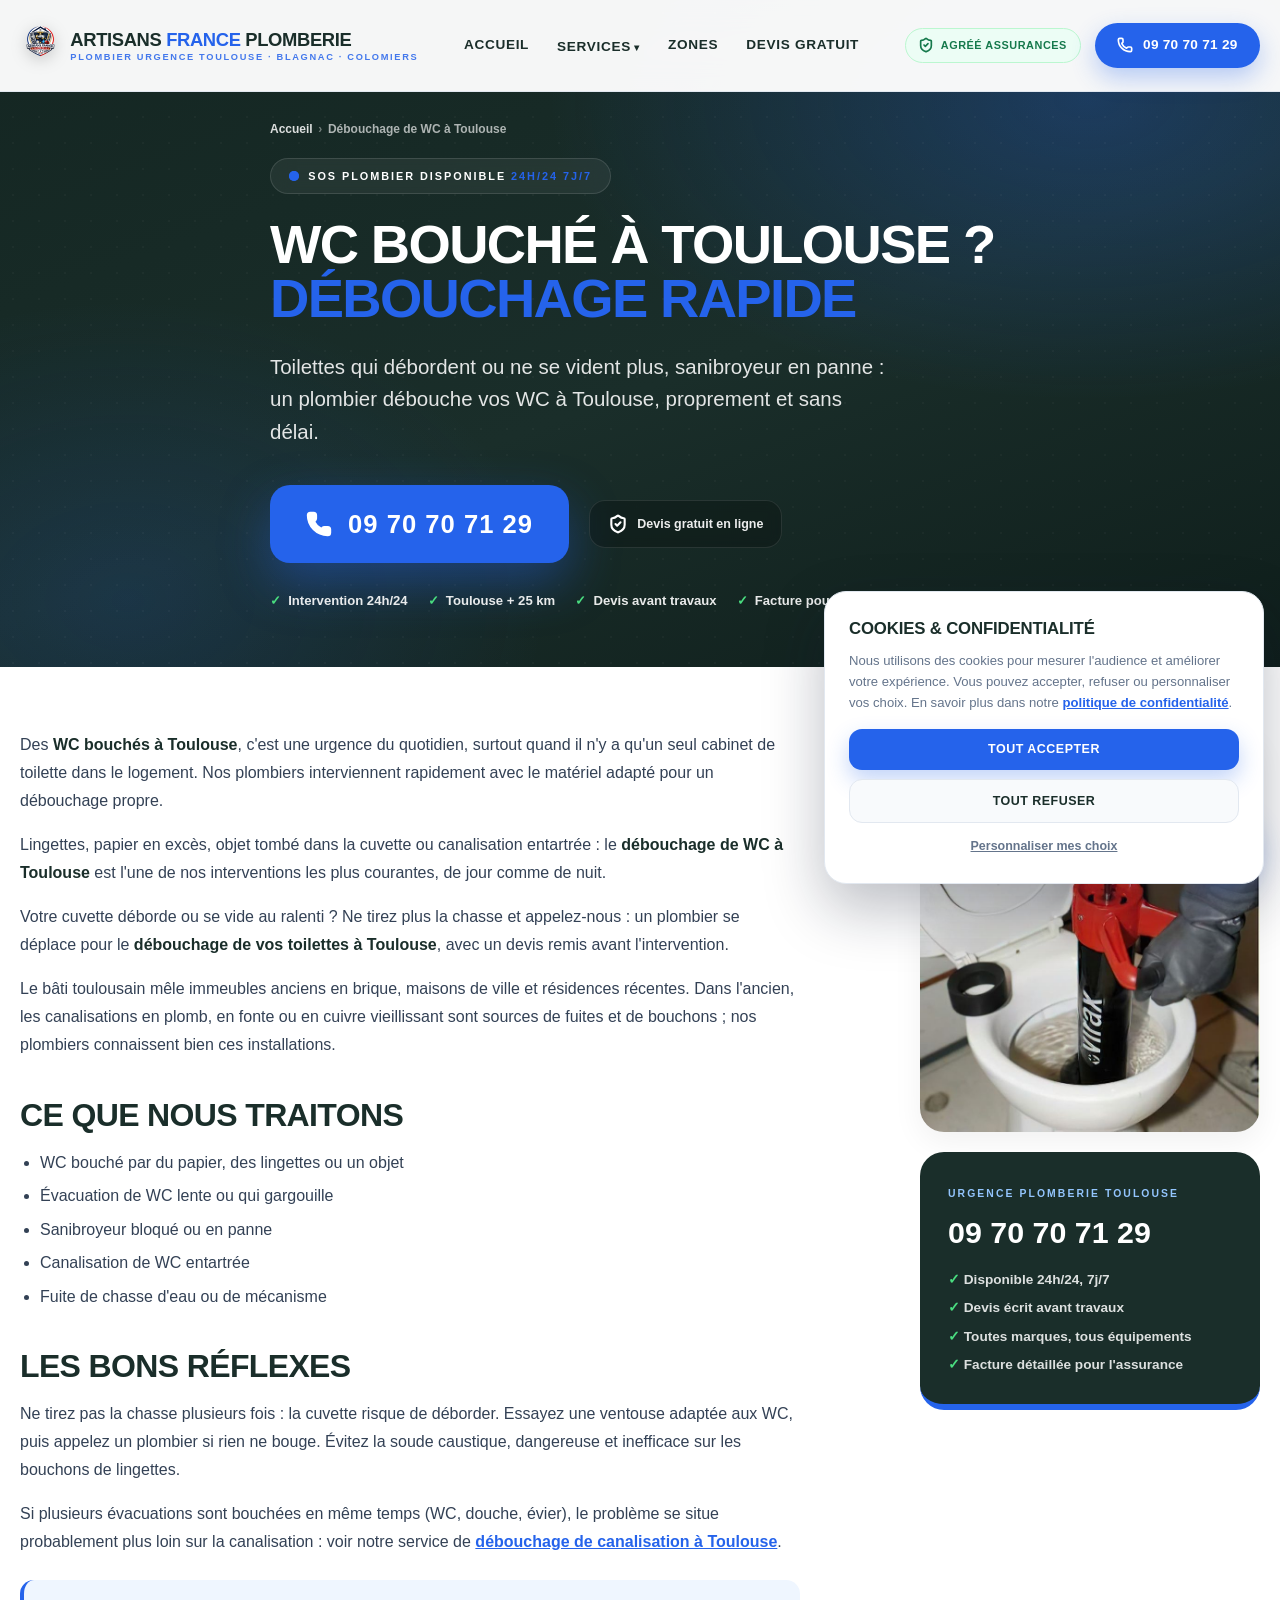
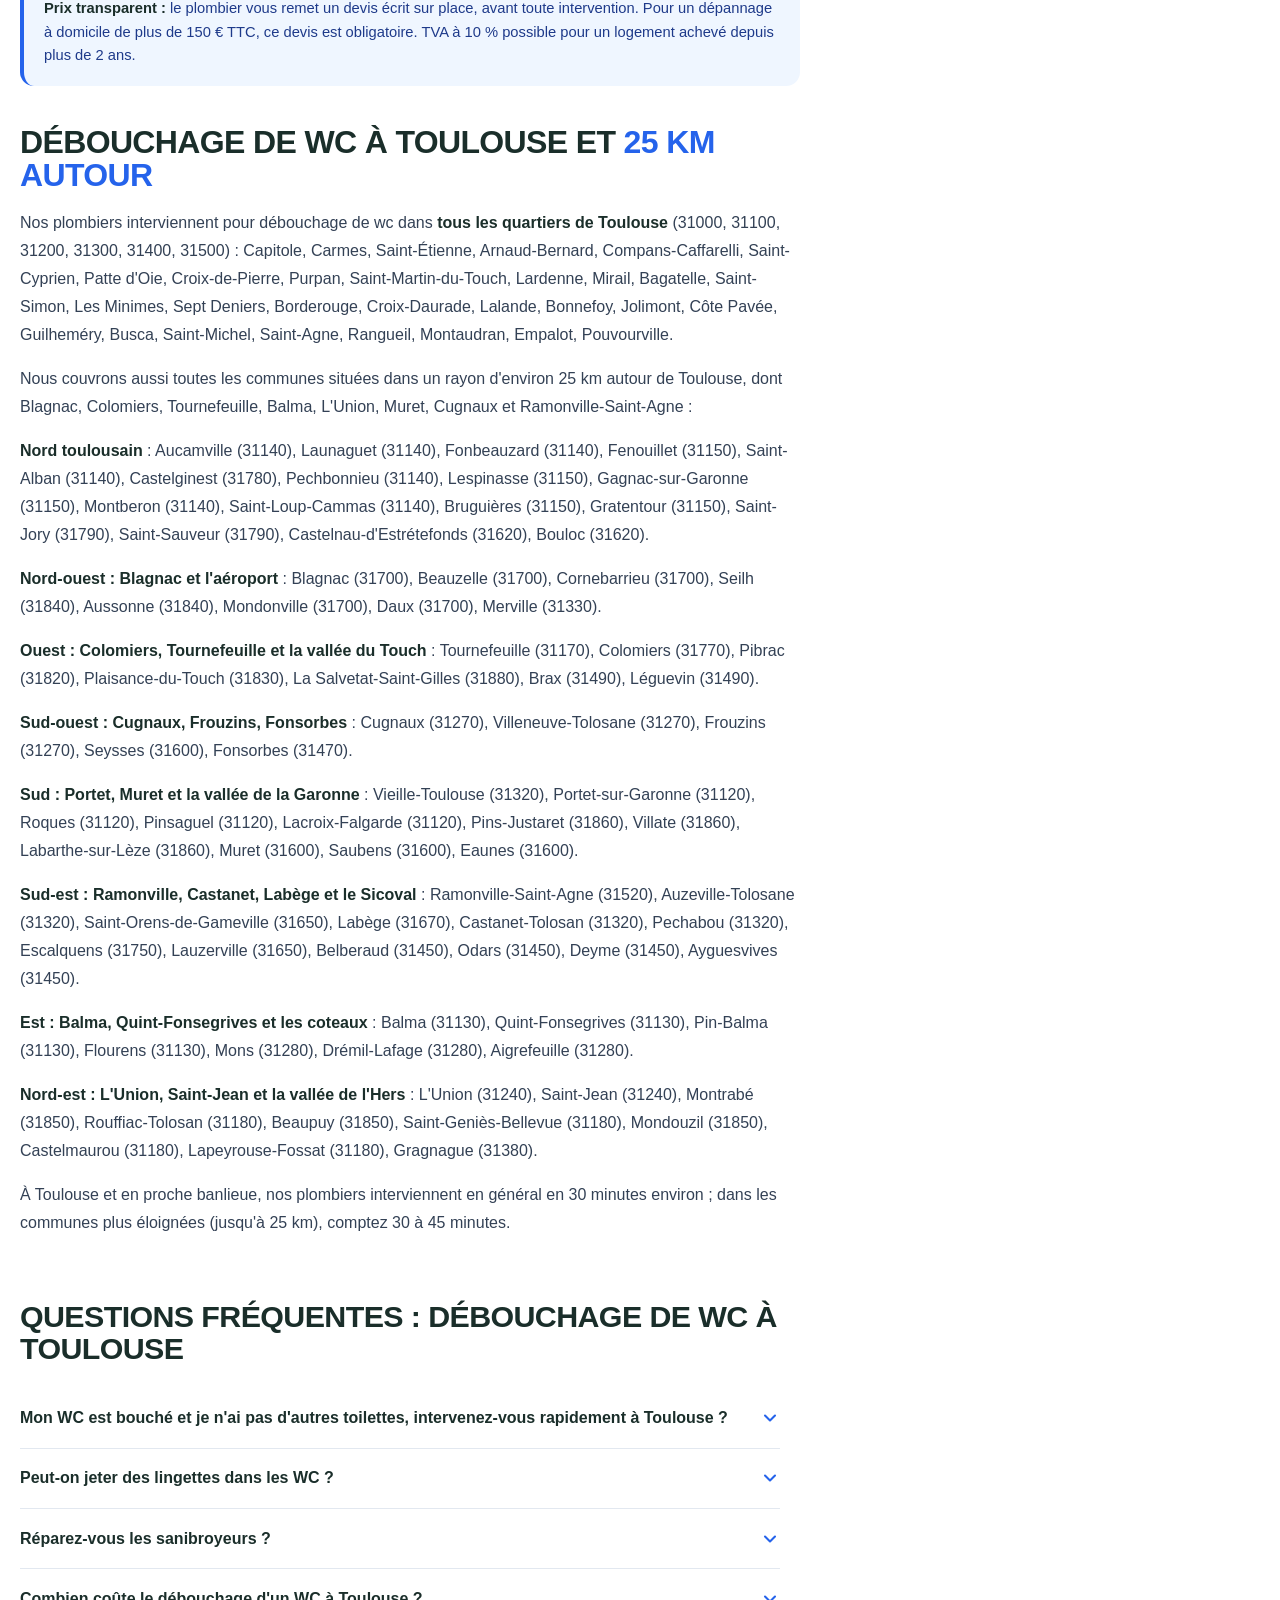
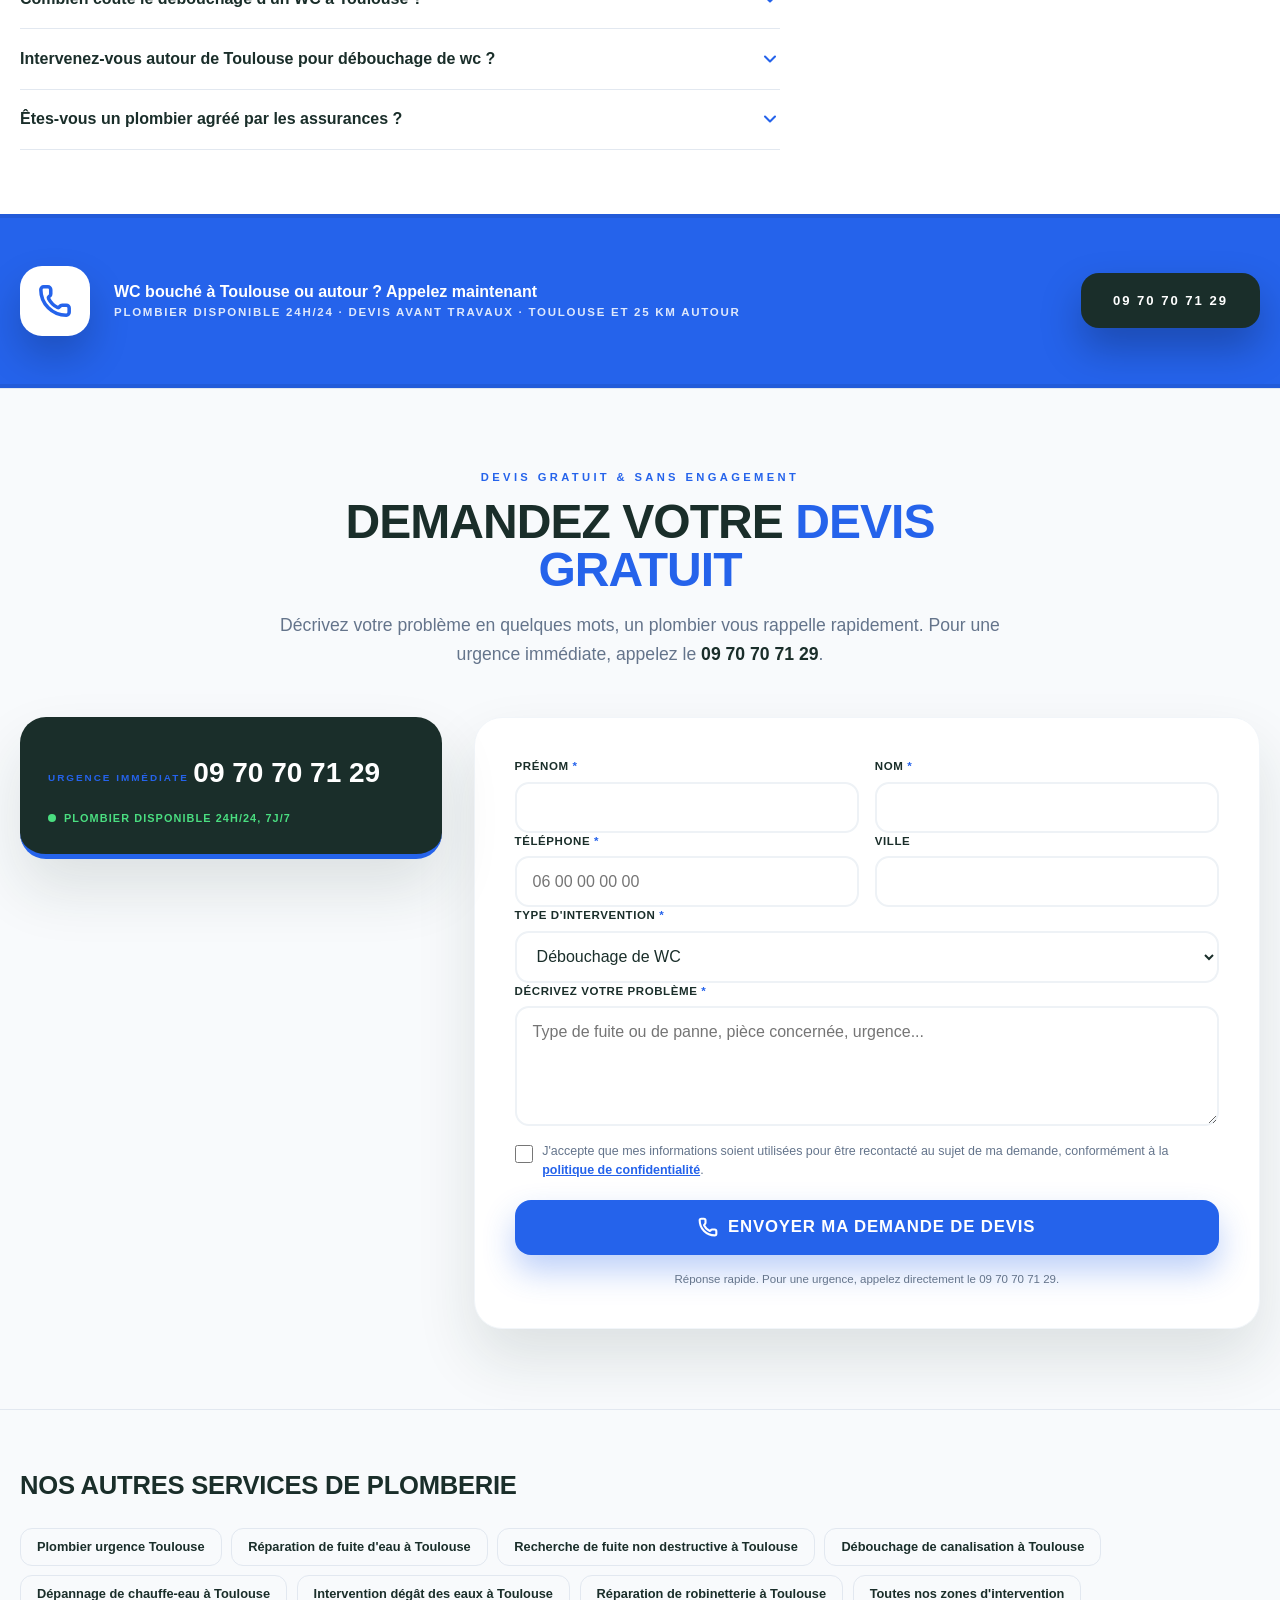
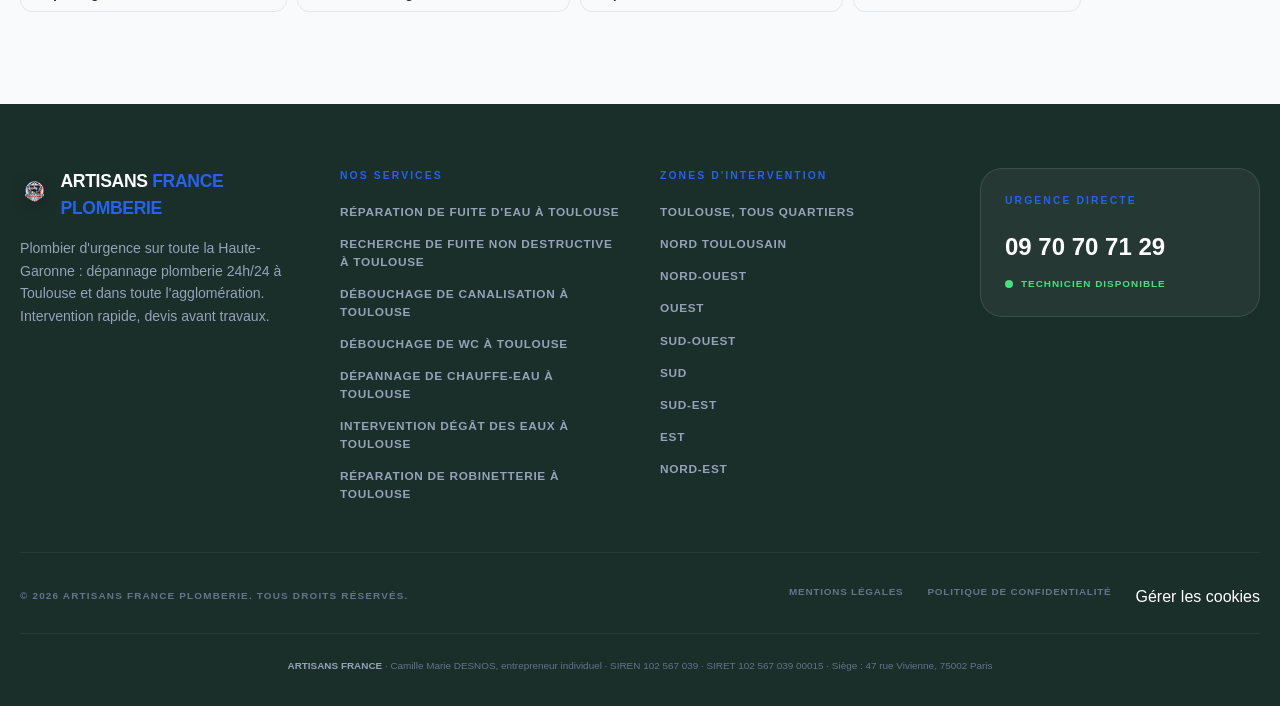
<file: debouchage-wc-toulouse/index.html>
<!DOCTYPE html>
<html lang="fr">
<head>
    <meta charset="utf-8">
    <meta name="viewport" content="width=device-width, initial-scale=1">
    <!-- Google Tag Manager -->
    <script>(function(w,d,s,l,i){w[l]=w[l]||[];w[l].push({'gtm.start':
    new Date().getTime(),event:'gtm.js'});var f=d.getElementsByTagName(s)[0],
    j=d.createElement(s),dl=l!='dataLayer'?'&l='+l:'';j.async=true;j.src=
    'https://www.googletagmanager.com/gtm.js?id='+i+dl;f.parentNode.insertBefore(j,f);
    })(window,document,'script','dataLayer','GTM-PZ6QSD93');</script>
    <!-- End Google Tag Manager -->
    <script>
        window.dataLayer = window.dataLayer || [];
        function gtag() { dataLayer.push(arguments); }
        gtag('consent', 'default', {
            ad_storage: 'denied', ad_user_data: 'denied', ad_personalization: 'denied',
            analytics_storage: 'denied', functionality_storage: 'granted', security_storage: 'granted',
            wait_for_update: 500
        });
    </script>
    <script async src="https://www.googletagmanager.com/gtag/js?id=GT-T944WWWS"></script>
    <script>
        gtag('js', new Date());
        gtag('config', 'GT-T944WWWS');
    </script>
    <title>WC bouché Toulouse (31000) – Débouchage toilettes 24h/24</title>
    <meta name="description" content="WC bouché à Toulouse ? Débouchage de toilettes et sanibroyeur 24h/24, intervention propre et rapide. Devis avant travaux.">
    <meta name="robots" content="index, follow, max-image-preview:large">
    <link rel="canonical" href="https://plomberietoulouse.artisansfrance.com/debouchage-wc-toulouse/">
    <link rel="icon" type="image/png" sizes="32x32" href="/images/favicon-32.png">
    <link rel="icon" type="image/png" sizes="16x16" href="/images/favicon-16.png">
    <link rel="apple-touch-icon" sizes="180x180" href="/images/apple-touch-icon.png">
    <meta name="theme-color" content="#1a2e2a">
    <meta name="geo.region" content="FR-31">
    <meta property="og:type" content="website">
    <meta property="og:locale" content="fr_FR">
    <meta property="og:site_name" content="Artisans France Plomberie">
    <meta property="og:title" content="WC bouché Toulouse (31000) – Débouchage toilettes 24h/24">
    <meta property="og:description" content="WC bouché à Toulouse ? Débouchage de toilettes et sanibroyeur 24h/24, intervention propre et rapide. Devis avant travaux.">
    <meta property="og:url" content="https://plomberietoulouse.artisansfrance.com/debouchage-wc-toulouse/">
    <meta property="og:image" content="https://plomberietoulouse.artisansfrance.com/images/wc-bouche-toulouse.jpg">
    <meta name="twitter:card" content="summary_large_image">
    <link rel="stylesheet" href="/assets/style.css?v=472cea1c3d">
    <script type="application/ld+json">
{
 "@context": "https://schema.org",
 "@type": "Service",
 "name": "WC bouché à Toulouse ? Débouchage rapide",
 "serviceType": "Débouchage de WC",
 "url": "https://plomberietoulouse.artisansfrance.com/debouchage-wc-toulouse/",
 "description": "WC bouché à Toulouse ? Débouchage de toilettes et sanibroyeur 24h/24, intervention propre et rapide. Devis avant travaux.",
 "provider": {
  "@type": [
   "Plumber",
   "EmergencyService"
  ],
  "@id": "https://plomberietoulouse.artisansfrance.com/#business",
  "name": "Artisans France Plomberie",
  "url": "https://plomberietoulouse.artisansfrance.com/",
  "telephone": "+33970707129",
  "image": "https://plomberietoulouse.artisansfrance.com/images/plombier-agree-toulouse.jpg",
  "logo": "https://plomberietoulouse.artisansfrance.com/images/logo.png",
  "priceRange": "€€",
  "address": {
   "@type": "PostalAddress",
   "addressLocality": "Toulouse",
   "postalCode": "31000",
   "addressRegion": "Haute-Garonne",
   "addressCountry": "FR"
  },
  "openingHoursSpecification": {
   "@type": "OpeningHoursSpecification",
   "dayOfWeek": [
    "Monday",
    "Tuesday",
    "Wednesday",
    "Thursday",
    "Friday",
    "Saturday",
    "Sunday"
   ],
   "opens": "00:00",
   "closes": "23:59"
  }
 },
 "areaServed": [
  {
   "@type": "City",
   "name": "Toulouse"
  },
  {
   "@type": "City",
   "name": "Aucamville",
   "address": {
    "@type": "PostalAddress",
    "postalCode": "31140",
    "addressLocality": "Aucamville",
    "addressCountry": "FR"
   }
  },
  {
   "@type": "City",
   "name": "Fonbeauzard",
   "address": {
    "@type": "PostalAddress",
    "postalCode": "31140",
    "addressLocality": "Fonbeauzard",
    "addressCountry": "FR"
   }
  },
  {
   "@type": "City",
   "name": "Launaguet",
   "address": {
    "@type": "PostalAddress",
    "postalCode": "31140",
    "addressLocality": "Launaguet",
    "addressCountry": "FR"
   }
  },
  {
   "@type": "City",
   "name": "Saint-Alban",
   "address": {
    "@type": "PostalAddress",
    "postalCode": "31140",
    "addressLocality": "Saint-Alban",
    "addressCountry": "FR"
   }
  },
  {
   "@type": "City",
   "name": "Fenouillet",
   "address": {
    "@type": "PostalAddress",
    "postalCode": "31150",
    "addressLocality": "Fenouillet",
    "addressCountry": "FR"
   }
  },
  {
   "@type": "City",
   "name": "Castelginest",
   "address": {
    "@type": "PostalAddress",
    "postalCode": "31780",
    "addressLocality": "Castelginest",
    "addressCountry": "FR"
   }
  },
  {
   "@type": "City",
   "name": "Pechbonnieu",
   "address": {
    "@type": "PostalAddress",
    "postalCode": "31140",
    "addressLocality": "Pechbonnieu",
    "addressCountry": "FR"
   }
  },
  {
   "@type": "City",
   "name": "Montberon",
   "address": {
    "@type": "PostalAddress",
    "postalCode": "31140",
    "addressLocality": "Montberon",
    "addressCountry": "FR"
   }
  },
  {
   "@type": "City",
   "name": "Saint-Loup-Cammas",
   "address": {
    "@type": "PostalAddress",
    "postalCode": "31140",
    "addressLocality": "Saint-Loup-Cammas",
    "addressCountry": "FR"
   }
  },
  {
   "@type": "City",
   "name": "Bruguières",
   "address": {
    "@type": "PostalAddress",
    "postalCode": "31150",
    "addressLocality": "Bruguières",
    "addressCountry": "FR"
   }
  },
  {
   "@type": "City",
   "name": "Gratentour",
   "address": {
    "@type": "PostalAddress",
    "postalCode": "31150",
    "addressLocality": "Gratentour",
    "addressCountry": "FR"
   }
  },
  {
   "@type": "City",
   "name": "Lespinasse",
   "address": {
    "@type": "PostalAddress",
    "postalCode": "31150",
    "addressLocality": "Lespinasse",
    "addressCountry": "FR"
   }
  },
  {
   "@type": "City",
   "name": "Gagnac-sur-Garonne",
   "address": {
    "@type": "PostalAddress",
    "postalCode": "31150",
    "addressLocality": "Gagnac-sur-Garonne",
    "addressCountry": "FR"
   }
  },
  {
   "@type": "City",
   "name": "Saint-Jory",
   "address": {
    "@type": "PostalAddress",
    "postalCode": "31790",
    "addressLocality": "Saint-Jory",
    "addressCountry": "FR"
   }
  },
  {
   "@type": "City",
   "name": "Saint-Sauveur",
   "address": {
    "@type": "PostalAddress",
    "postalCode": "31790",
    "addressLocality": "Saint-Sauveur",
    "addressCountry": "FR"
   }
  },
  {
   "@type": "City",
   "name": "Castelnau-d'Estrétefonds",
   "address": {
    "@type": "PostalAddress",
    "postalCode": "31620",
    "addressLocality": "Castelnau-d'Estrétefonds",
    "addressCountry": "FR"
   }
  },
  {
   "@type": "City",
   "name": "Bouloc",
   "address": {
    "@type": "PostalAddress",
    "postalCode": "31620",
    "addressLocality": "Bouloc",
    "addressCountry": "FR"
   }
  },
  {
   "@type": "City",
   "name": "Blagnac",
   "address": {
    "@type": "PostalAddress",
    "postalCode": "31700",
    "addressLocality": "Blagnac",
    "addressCountry": "FR"
   }
  },
  {
   "@type": "City",
   "name": "Beauzelle",
   "address": {
    "@type": "PostalAddress",
    "postalCode": "31700",
    "addressLocality": "Beauzelle",
    "addressCountry": "FR"
   }
  },
  {
   "@type": "City",
   "name": "Cornebarrieu",
   "address": {
    "@type": "PostalAddress",
    "postalCode": "31700",
    "addressLocality": "Cornebarrieu",
    "addressCountry": "FR"
   }
  },
  {
   "@type": "City",
   "name": "Mondonville",
   "address": {
    "@type": "PostalAddress",
    "postalCode": "31700",
    "addressLocality": "Mondonville",
    "addressCountry": "FR"
   }
  },
  {
   "@type": "City",
   "name": "Daux",
   "address": {
    "@type": "PostalAddress",
    "postalCode": "31700",
    "addressLocality": "Daux",
    "addressCountry": "FR"
   }
  },
  {
   "@type": "City",
   "name": "Seilh",
   "address": {
    "@type": "PostalAddress",
    "postalCode": "31840",
    "addressLocality": "Seilh",
    "addressCountry": "FR"
   }
  },
  {
   "@type": "City",
   "name": "Aussonne",
   "address": {
    "@type": "PostalAddress",
    "postalCode": "31840",
    "addressLocality": "Aussonne",
    "addressCountry": "FR"
   }
  },
  {
   "@type": "City",
   "name": "Merville",
   "address": {
    "@type": "PostalAddress",
    "postalCode": "31330",
    "addressLocality": "Merville",
    "addressCountry": "FR"
   }
  },
  {
   "@type": "City",
   "name": "Colomiers",
   "address": {
    "@type": "PostalAddress",
    "postalCode": "31770",
    "addressLocality": "Colomiers",
    "addressCountry": "FR"
   }
  },
  {
   "@type": "City",
   "name": "Tournefeuille",
   "address": {
    "@type": "PostalAddress",
    "postalCode": "31170",
    "addressLocality": "Tournefeuille",
    "addressCountry": "FR"
   }
  },
  {
   "@type": "City",
   "name": "Pibrac",
   "address": {
    "@type": "PostalAddress",
    "postalCode": "31820",
    "addressLocality": "Pibrac",
    "addressCountry": "FR"
   }
  },
  {
   "@type": "City",
   "name": "Brax",
   "address": {
    "@type": "PostalAddress",
    "postalCode": "31490",
    "addressLocality": "Brax",
    "addressCountry": "FR"
   }
  },
  {
   "@type": "City",
   "name": "Léguevin",
   "address": {
    "@type": "PostalAddress",
    "postalCode": "31490",
    "addressLocality": "Léguevin",
    "addressCountry": "FR"
   }
  },
  {
   "@type": "City",
   "name": "Plaisance-du-Touch",
   "address": {
    "@type": "PostalAddress",
    "postalCode": "31830",
    "addressLocality": "Plaisance-du-Touch",
    "addressCountry": "FR"
   }
  },
  {
   "@type": "City",
   "name": "La Salvetat-Saint-Gilles",
   "address": {
    "@type": "PostalAddress",
    "postalCode": "31880",
    "addressLocality": "La Salvetat-Saint-Gilles",
    "addressCountry": "FR"
   }
  },
  {
   "@type": "City",
   "name": "Cugnaux",
   "address": {
    "@type": "PostalAddress",
    "postalCode": "31270",
    "addressLocality": "Cugnaux",
    "addressCountry": "FR"
   }
  },
  {
   "@type": "City",
   "name": "Villeneuve-Tolosane",
   "address": {
    "@type": "PostalAddress",
    "postalCode": "31270",
    "addressLocality": "Villeneuve-Tolosane",
    "addressCountry": "FR"
   }
  },
  {
   "@type": "City",
   "name": "Frouzins",
   "address": {
    "@type": "PostalAddress",
    "postalCode": "31270",
    "addressLocality": "Frouzins",
    "addressCountry": "FR"
   }
  },
  {
   "@type": "City",
   "name": "Seysses",
   "address": {
    "@type": "PostalAddress",
    "postalCode": "31600",
    "addressLocality": "Seysses",
    "addressCountry": "FR"
   }
  },
  {
   "@type": "City",
   "name": "Fonsorbes",
   "address": {
    "@type": "PostalAddress",
    "postalCode": "31470",
    "addressLocality": "Fonsorbes",
    "addressCountry": "FR"
   }
  },
  {
   "@type": "City",
   "name": "Portet-sur-Garonne",
   "address": {
    "@type": "PostalAddress",
    "postalCode": "31120",
    "addressLocality": "Portet-sur-Garonne",
    "addressCountry": "FR"
   }
  },
  {
   "@type": "City",
   "name": "Roques",
   "address": {
    "@type": "PostalAddress",
    "postalCode": "31120",
    "addressLocality": "Roques",
    "addressCountry": "FR"
   }
  },
  {
   "@type": "City",
   "name": "Pinsaguel",
   "address": {
    "@type": "PostalAddress",
    "postalCode": "31120",
    "addressLocality": "Pinsaguel",
    "addressCountry": "FR"
   }
  },
  {
   "@type": "City",
   "name": "Lacroix-Falgarde",
   "address": {
    "@type": "PostalAddress",
    "postalCode": "31120",
    "addressLocality": "Lacroix-Falgarde",
    "addressCountry": "FR"
   }
  },
  {
   "@type": "City",
   "name": "Vieille-Toulouse",
   "address": {
    "@type": "PostalAddress",
    "postalCode": "31320",
    "addressLocality": "Vieille-Toulouse",
    "addressCountry": "FR"
   }
  },
  {
   "@type": "City",
   "name": "Pins-Justaret",
   "address": {
    "@type": "PostalAddress",
    "postalCode": "31860",
    "addressLocality": "Pins-Justaret",
    "addressCountry": "FR"
   }
  },
  {
   "@type": "City",
   "name": "Villate",
   "address": {
    "@type": "PostalAddress",
    "postalCode": "31860",
    "addressLocality": "Villate",
    "addressCountry": "FR"
   }
  },
  {
   "@type": "City",
   "name": "Labarthe-sur-Lèze",
   "address": {
    "@type": "PostalAddress",
    "postalCode": "31860",
    "addressLocality": "Labarthe-sur-Lèze",
    "addressCountry": "FR"
   }
  },
  {
   "@type": "City",
   "name": "Muret",
   "address": {
    "@type": "PostalAddress",
    "postalCode": "31600",
    "addressLocality": "Muret",
    "addressCountry": "FR"
   }
  },
  {
   "@type": "City",
   "name": "Eaunes",
   "address": {
    "@type": "PostalAddress",
    "postalCode": "31600",
    "addressLocality": "Eaunes",
    "addressCountry": "FR"
   }
  },
  {
   "@type": "City",
   "name": "Saubens",
   "address": {
    "@type": "PostalAddress",
    "postalCode": "31600",
    "addressLocality": "Saubens",
    "addressCountry": "FR"
   }
  },
  {
   "@type": "City",
   "name": "Ramonville-Saint-Agne",
   "address": {
    "@type": "PostalAddress",
    "postalCode": "31520",
    "addressLocality": "Ramonville-Saint-Agne",
    "addressCountry": "FR"
   }
  },
  {
   "@type": "City",
   "name": "Auzeville-Tolosane",
   "address": {
    "@type": "PostalAddress",
    "postalCode": "31320",
    "addressLocality": "Auzeville-Tolosane",
    "addressCountry": "FR"
   }
  },
  {
   "@type": "City",
   "name": "Castanet-Tolosan",
   "address": {
    "@type": "PostalAddress",
    "postalCode": "31320",
    "addressLocality": "Castanet-Tolosan",
    "addressCountry": "FR"
   }
  },
  {
   "@type": "City",
   "name": "Pechabou",
   "address": {
    "@type": "PostalAddress",
    "postalCode": "31320",
    "addressLocality": "Pechabou",
    "addressCountry": "FR"
   }
  },
  {
   "@type": "City",
   "name": "Labège",
   "address": {
    "@type": "PostalAddress",
    "postalCode": "31670",
    "addressLocality": "Labège",
    "addressCountry": "FR"
   }
  },
  {
   "@type": "City",
   "name": "Escalquens",
   "address": {
    "@type": "PostalAddress",
    "postalCode": "31750",
    "addressLocality": "Escalquens",
    "addressCountry": "FR"
   }
  },
  {
   "@type": "City",
   "name": "Saint-Orens-de-Gameville",
   "address": {
    "@type": "PostalAddress",
    "postalCode": "31650",
    "addressLocality": "Saint-Orens-de-Gameville",
    "addressCountry": "FR"
   }
  },
  {
   "@type": "City",
   "name": "Lauzerville",
   "address": {
    "@type": "PostalAddress",
    "postalCode": "31650",
    "addressLocality": "Lauzerville",
    "addressCountry": "FR"
   }
  },
  {
   "@type": "City",
   "name": "Deyme",
   "address": {
    "@type": "PostalAddress",
    "postalCode": "31450",
    "addressLocality": "Deyme",
    "addressCountry": "FR"
   }
  },
  {
   "@type": "City",
   "name": "Belberaud",
   "address": {
    "@type": "PostalAddress",
    "postalCode": "31450",
    "addressLocality": "Belberaud",
    "addressCountry": "FR"
   }
  },
  {
   "@type": "City",
   "name": "Odars",
   "address": {
    "@type": "PostalAddress",
    "postalCode": "31450",
    "addressLocality": "Odars",
    "addressCountry": "FR"
   }
  },
  {
   "@type": "City",
   "name": "Ayguesvives",
   "address": {
    "@type": "PostalAddress",
    "postalCode": "31450",
    "addressLocality": "Ayguesvives",
    "addressCountry": "FR"
   }
  },
  {
   "@type": "City",
   "name": "Balma",
   "address": {
    "@type": "PostalAddress",
    "postalCode": "31130",
    "addressLocality": "Balma",
    "addressCountry": "FR"
   }
  },
  {
   "@type": "City",
   "name": "Quint-Fonsegrives",
   "address": {
    "@type": "PostalAddress",
    "postalCode": "31130",
    "addressLocality": "Quint-Fonsegrives",
    "addressCountry": "FR"
   }
  },
  {
   "@type": "City",
   "name": "Pin-Balma",
   "address": {
    "@type": "PostalAddress",
    "postalCode": "31130",
    "addressLocality": "Pin-Balma",
    "addressCountry": "FR"
   }
  },
  {
   "@type": "City",
   "name": "Flourens",
   "address": {
    "@type": "PostalAddress",
    "postalCode": "31130",
    "addressLocality": "Flourens",
    "addressCountry": "FR"
   }
  },
  {
   "@type": "City",
   "name": "Drémil-Lafage",
   "address": {
    "@type": "PostalAddress",
    "postalCode": "31280",
    "addressLocality": "Drémil-Lafage",
    "addressCountry": "FR"
   }
  },
  {
   "@type": "City",
   "name": "Mons",
   "address": {
    "@type": "PostalAddress",
    "postalCode": "31280",
    "addressLocality": "Mons",
    "addressCountry": "FR"
   }
  },
  {
   "@type": "City",
   "name": "Aigrefeuille",
   "address": {
    "@type": "PostalAddress",
    "postalCode": "31280",
    "addressLocality": "Aigrefeuille",
    "addressCountry": "FR"
   }
  },
  {
   "@type": "City",
   "name": "L'Union",
   "address": {
    "@type": "PostalAddress",
    "postalCode": "31240",
    "addressLocality": "L'Union",
    "addressCountry": "FR"
   }
  },
  {
   "@type": "City",
   "name": "Saint-Jean",
   "address": {
    "@type": "PostalAddress",
    "postalCode": "31240",
    "addressLocality": "Saint-Jean",
    "addressCountry": "FR"
   }
  },
  {
   "@type": "City",
   "name": "Montrabé",
   "address": {
    "@type": "PostalAddress",
    "postalCode": "31850",
    "addressLocality": "Montrabé",
    "addressCountry": "FR"
   }
  },
  {
   "@type": "City",
   "name": "Beaupuy",
   "address": {
    "@type": "PostalAddress",
    "postalCode": "31850",
    "addressLocality": "Beaupuy",
    "addressCountry": "FR"
   }
  },
  {
   "@type": "City",
   "name": "Mondouzil",
   "address": {
    "@type": "PostalAddress",
    "postalCode": "31850",
    "addressLocality": "Mondouzil",
    "addressCountry": "FR"
   }
  },
  {
   "@type": "City",
   "name": "Rouffiac-Tolosan",
   "address": {
    "@type": "PostalAddress",
    "postalCode": "31180",
    "addressLocality": "Rouffiac-Tolosan",
    "addressCountry": "FR"
   }
  },
  {
   "@type": "City",
   "name": "Castelmaurou",
   "address": {
    "@type": "PostalAddress",
    "postalCode": "31180",
    "addressLocality": "Castelmaurou",
    "addressCountry": "FR"
   }
  },
  {
   "@type": "City",
   "name": "Saint-Geniès-Bellevue",
   "address": {
    "@type": "PostalAddress",
    "postalCode": "31180",
    "addressLocality": "Saint-Geniès-Bellevue",
    "addressCountry": "FR"
   }
  },
  {
   "@type": "City",
   "name": "Lapeyrouse-Fossat",
   "address": {
    "@type": "PostalAddress",
    "postalCode": "31180",
    "addressLocality": "Lapeyrouse-Fossat",
    "addressCountry": "FR"
   }
  },
  {
   "@type": "City",
   "name": "Gragnague",
   "address": {
    "@type": "PostalAddress",
    "postalCode": "31380",
    "addressLocality": "Gragnague",
    "addressCountry": "FR"
   }
  }
 ],
 "availableChannel": {
  "@type": "ServiceChannel",
  "servicePhone": {
   "@type": "ContactPoint",
   "telephone": "+33970707129",
   "contactType": "Dépannage d'urgence",
   "availableLanguage": "French",
   "hoursAvailable": "Mo-Su 00:00-23:59"
  }
 }
}
    </script>
    <script type="application/ld+json">
{
 "@context": "https://schema.org",
 "@type": "BreadcrumbList",
 "itemListElement": [
  {
   "@type": "ListItem",
   "position": 1,
   "name": "Accueil",
   "item": "https://plomberietoulouse.artisansfrance.com/"
  },
  {
   "@type": "ListItem",
   "position": 2,
   "name": "Débouchage de WC à Toulouse",
   "item": "https://plomberietoulouse.artisansfrance.com/debouchage-wc-toulouse/"
  }
 ]
}
    </script>
    <script type="application/ld+json">
{
 "@context": "https://schema.org",
 "@type": "FAQPage",
 "mainEntity": [
  {
   "@type": "Question",
   "name": "Mon WC est bouché et je n'ai pas d'autres toilettes, intervenez-vous rapidement à Toulouse ?",
   "acceptedAnswer": {
    "@type": "Answer",
    "text": "Oui, c'est une urgence que nous traitons en priorité. Un plombier se déplace 24h/24 à Toulouse pour déboucher vos toilettes."
   }
  },
  {
   "@type": "Question",
   "name": "Peut-on jeter des lingettes dans les WC ?",
   "acceptedAnswer": {
    "@type": "Answer",
    "text": "Non, même celles dites « biodégradables » : elles ne se désagrègent pas assez vite et sont l'une des premières causes de WC bouchés et de pannes de sanibroyeur."
   }
  },
  {
   "@type": "Question",
   "name": "Réparez-vous les sanibroyeurs ?",
   "acceptedAnswer": {
    "@type": "Answer",
    "text": "Oui, nous débouchons et dépannons les sanibroyeurs et broyeurs de toutes marques, et pouvons les remplacer si nécessaire."
   }
  },
  {
   "@type": "Question",
   "name": "Combien coûte le débouchage d'un WC à Toulouse ?",
   "acceptedAnswer": {
    "@type": "Answer",
    "text": "Le tarif dépend de la cause et de la technique utilisée. Le plombier établit un devis écrit sur place avant de commencer."
   }
  },
  {
   "@type": "Question",
   "name": "Intervenez-vous autour de Toulouse pour débouchage de wc ?",
   "acceptedAnswer": {
    "@type": "Answer",
    "text": "Oui, nous intervenons dans toutes les communes à environ 25 km autour de Toulouse : Blagnac, Colomiers, Tournefeuille, Balma, L'Union, Muret, Cugnaux et Ramonville-Saint-Agne, mais aussi Aucamville, Fonbeauzard, Launaguet, Saint-Alban, Fenouillet, Castelginest, Pechbonnieu, Lespinasse, Gagnac-sur-Garonne, Beauzelle, Cornebarrieu, Seilh, Villeneuve-Tolosane, Portet-sur-Garonne, Roques, Vieille-Toulouse, Auzeville-Tolosane, Castanet-Tolosan, Labège, Saint-Orens-de-Gameville, Quint-Fonsegrives, Pin-Balma, Flourens, Mons, Saint-Jean, Montrabé, Beaupuy, Rouffiac-Tolosan, Saint-Geniès-B et toutes les communes listées sur notre page zones d'intervention."
   }
  },
  {
   "@type": "Question",
   "name": "Êtes-vous un plombier agréé par les assurances ?",
   "acceptedAnswer": {
    "@type": "Answer",
    "text": "Nous travaillons avec toutes les compagnies d'assurance habitation. Nos factures et rapports d'intervention détaillés sont acceptés pour vos déclarations de sinistre dégât des eaux."
   }
  }
 ]
}
    </script>
</head>
<body>
    <noscript><iframe src="https://www.googletagmanager.com/ns.html?id=GTM-PZ6QSD93" height="0" width="0" style="display:none;visibility:hidden"></iframe></noscript>
    <a href="#main" class="sr-only">Aller au contenu</a>

    <header class="site-header">
        <div class="container">
            <a href="/" class="brand" aria-label="Artisans France Plomberie, accueil">
                <span class="brand-mark" aria-hidden="true"><img src="/images/logo.png" alt="" width="163" height="240"></span>
                <span class="brand-text">
                    <span class="brand-name">Artisans <em>France</em> Plomberie</span>
                    <span class="brand-tagline">Plombier Urgence Toulouse · Blagnac · Colomiers</span>
                </span>
            </a>
            <nav class="main-nav" aria-label="Navigation principale">
                <a href="/">Accueil</a>
                <div class="nav-drop">
                    <a href="/#services">Services</a>
                    <div class="nav-drop-menu">
                        <a href="/fuite-d-eau-toulouse/">Réparation de fuite d'eau</a>
                        <a href="/recherche-de-fuite-toulouse/">Recherche de fuite non destructive</a>
                        <a href="/debouchage-canalisation-toulouse/">Débouchage de canalisation</a>
                        <a href="/debouchage-wc-toulouse/">Débouchage de WC</a>
                        <a href="/depannage-chauffe-eau-toulouse/">Dépannage de chauffe-eau</a>
                        <a href="/degat-des-eaux-toulouse/">Intervention dégât des eaux</a>
                        <a href="/reparation-robinet-toulouse/">Réparation de robinetterie</a>
                    </div>
                </div>
                <a href="/zones-intervention/">Zones</a>
                <a href="#contact">Devis gratuit</a>
            </nav>
            <div class="header-cta">
                <span class="assur-badge"><svg xmlns="http://www.w3.org/2000/svg" width="16" height="16" viewBox="0 0 24 24" fill="none" stroke="currentColor" stroke-width="2.5" stroke-linecap="round" stroke-linejoin="round" aria-hidden="true"><path d="M20 13c0 5-3.5 7.5-7.66 8.95a1 1 0 0 1-.67-.01C7.5 20.5 4 18 4 13V6a1 1 0 0 1 1-1c2 0 4.5-1.2 6.24-2.72a1.17 1.17 0 0 1 1.52 0C14.51 3.81 17 5 19 5a1 1 0 0 1 1 1z"></path><path d="m9 12 2 2 4-4"></path></svg> Agréé Assurances</span>
                <a href="tel:+33970707129" class="call-btn"><svg xmlns="http://www.w3.org/2000/svg" width="16" height="16" viewBox="0 0 24 24" fill="none" stroke="currentColor" stroke-width="2.5" stroke-linecap="round" stroke-linejoin="round" aria-hidden="true"><path d="M13.832 16.568a1 1 0 0 0 1.213-.303l.355-.465A2 2 0 0 1 17 15h3a2 2 0 0 1 2 2v3a2 2 0 0 1-2 2A18 18 0 0 1 2 4a2 2 0 0 1 2-2h3a2 2 0 0 1 2 2v3a2 2 0 0 1-.8 1.6l-.468.351a1 1 0 0 0-.292 1.233 14 14 0 0 0 6.392 6.384"></path></svg><span>09 70 70 71 29</span></a>
            </div>
            <button type="button" class="burger" aria-label="Ouvrir le menu" aria-controls="mobile-menu" aria-expanded="false">
                <svg xmlns="http://www.w3.org/2000/svg" width="24" height="24" viewBox="0 0 24 24" fill="none" stroke="currentColor" stroke-width="2.5" stroke-linecap="round" stroke-linejoin="round" aria-hidden="true"><path d="M4 6h16"></path><path d="M4 12h16"></path><path d="M4 18h16"></path></svg>
            </button>
        </div>
    </header>
    <div id="mobile-menu" class="mobile-menu" role="dialog" aria-label="Menu de navigation">
        <div class="mobile-menu-head">
            <span class="brand-name">Artisans <em style="color:#2563EB;font-style:normal;">France</em> Plomberie</span>
            <button type="button" class="burger" aria-label="Fermer le menu"><svg xmlns="http://www.w3.org/2000/svg" width="22" height="22" viewBox="0 0 24 24" fill="none" stroke="currentColor" stroke-width="2.5" stroke-linecap="round" stroke-linejoin="round" aria-hidden="true"><path d="M18 6 6 18"></path><path d="m6 6 12 12"></path></svg></button>
        </div>
        <div class="mobile-menu-body">
            <a href="tel:+33970707129" class="mobile-call-card">
                <span class="mobile-call-icon"><svg xmlns="http://www.w3.org/2000/svg" width="22" height="22" viewBox="0 0 24 24" fill="none" stroke="currentColor" stroke-width="2.5" stroke-linecap="round" stroke-linejoin="round" aria-hidden="true"><path d="M13.832 16.568a1 1 0 0 0 1.213-.303l.355-.465A2 2 0 0 1 17 15h3a2 2 0 0 1 2 2v3a2 2 0 0 1-2 2A18 18 0 0 1 2 4a2 2 0 0 1 2-2h3a2 2 0 0 1 2 2v3a2 2 0 0 1-.8 1.6l-.468.351a1 1 0 0 0-.292 1.233 14 14 0 0 0 6.392 6.384"></path></svg></span>
                <span><span>Urgence 24h/7j</span><strong>09 70 70 71 29</strong></span>
            </a>
            <nav class="mobile-nav" aria-label="Navigation mobile">
                <a href="/">Accueil</a>
                <a href="/#services">Services</a>
                <a class="sub" href="/fuite-d-eau-toulouse/">Réparation de fuite d'eau</a>
                <a class="sub" href="/recherche-de-fuite-toulouse/">Recherche de fuite non destructive</a>
                <a class="sub" href="/debouchage-canalisation-toulouse/">Débouchage de canalisation</a>
                <a class="sub" href="/debouchage-wc-toulouse/">Débouchage de WC</a>
                <a class="sub" href="/depannage-chauffe-eau-toulouse/">Dépannage de chauffe-eau</a>
                <a class="sub" href="/degat-des-eaux-toulouse/">Intervention dégât des eaux</a>
                <a class="sub" href="/reparation-robinet-toulouse/">Réparation de robinetterie</a>
                <a href="/zones-intervention/">Zones d'intervention</a>
                <a href="#contact">Devis gratuit</a>
            </nav>
            <div class="mobile-menu-foot"><svg xmlns="http://www.w3.org/2000/svg" width="14" height="14" viewBox="0 0 24 24" fill="none" stroke="currentColor" stroke-width="2.5" stroke-linecap="round" stroke-linejoin="round" aria-hidden="true"><path d="M20 13c0 5-3.5 7.5-7.66 8.95a1 1 0 0 1-.67-.01C7.5 20.5 4 18 4 13V6a1 1 0 0 1 1-1c2 0 4.5-1.2 6.24-2.72a1.17 1.17 0 0 1 1.52 0C14.51 3.81 17 5 19 5a1 1 0 0 1 1 1z"></path><path d="m9 12 2 2 4-4"></path></svg><span>Agréé toutes assurances</span></div>
        </div>
    </div>
    <main id="main">
        <section id="accueil" class="hero hero-sub">
            <div class="container hero-inner">
                <nav class="breadcrumb" aria-label="Fil d'Ariane"><ol><li><a href="/">Accueil</a></li><li aria-current="page">Débouchage de WC à Toulouse</li></ol></nav>
                <div class="hero-badge"><span class="pulse-dot" aria-hidden="true"></span><span>SOS PLOMBIER DISPONIBLE <b>24H/24 7J/7</b></span></div>
                <h1>WC bouché à Toulouse ? <span class="accent">Débouchage rapide</span></h1>
                <p class="lead">Toilettes qui débordent ou ne se vident plus, sanibroyeur en panne : un plombier débouche vos WC à Toulouse, proprement et sans délai.</p>
                <div class="hero-actions">
                    <a href="tel:+33970707129" class="hero-call"><svg xmlns="http://www.w3.org/2000/svg" width="26" height="26" viewBox="0 0 24 24" fill="currentColor" stroke="currentColor" stroke-width="2.5" stroke-linecap="round" stroke-linejoin="round" aria-hidden="true"><path d="M13.832 16.568a1 1 0 0 0 1.213-.303l.355-.465A2 2 0 0 1 17 15h3a2 2 0 0 1 2 2v3a2 2 0 0 1-2 2A18 18 0 0 1 2 4a2 2 0 0 1 2-2h3a2 2 0 0 1 2 2v3a2 2 0 0 1-.8 1.6l-.468.351a1 1 0 0 0-.292 1.233 14 14 0 0 0 6.392 6.384"></path></svg><span>09 70 70 71 29</span></a>
                    <a href="#contact" class="trust-chip" style="text-decoration:none;"><svg xmlns="http://www.w3.org/2000/svg" width="20" height="20" viewBox="0 0 24 24" fill="none" stroke="currentColor" stroke-width="2.5" stroke-linecap="round" stroke-linejoin="round" aria-hidden="true"><path d="M20 13c0 5-3.5 7.5-7.66 8.95a1 1 0 0 1-.67-.01C7.5 20.5 4 18 4 13V6a1 1 0 0 1 1-1c2 0 4.5-1.2 6.24-2.72a1.17 1.17 0 0 1 1.52 0C14.51 3.81 17 5 19 5a1 1 0 0 1 1 1z"></path><path d="m9 12 2 2 4-4"></path></svg><span>Devis gratuit en ligne</span></a>
                </div>
                <ul class="hero-points"><li>Intervention 24h/24</li><li>Toulouse + 25 km</li><li>Devis avant travaux</li><li>Facture pour l'assurance</li></ul>
            </div>
        </section>

        <section class="prose-section">
            <div class="container prose-grid">
                <article class="prose">
                    <p>Des <strong>WC bouchés à Toulouse</strong>, c'est une urgence du quotidien, surtout quand il n'y a qu'un seul cabinet de toilette dans le logement. Nos plombiers interviennent rapidement avec le matériel adapté pour un débouchage propre.</p>
                    <p>Lingettes, papier en excès, objet tombé dans la cuvette ou canalisation entartrée : le <strong>débouchage de WC à Toulouse</strong> est l'une de nos interventions les plus courantes, de jour comme de nuit.</p><p>Votre cuvette déborde ou se vide au ralenti ? Ne tirez plus la chasse et appelez-nous : un plombier se déplace pour le <strong>débouchage de vos toilettes à Toulouse</strong>, avec un devis remis avant l'intervention.</p>
                    <p>Le bâti toulousain mêle immeubles anciens en brique, maisons de ville et résidences récentes. Dans l'ancien, les canalisations en plomb, en fonte ou en cuivre vieillissant sont sources de fuites et de bouchons ; nos plombiers connaissent bien ces installations.</p>
                    <h2>Ce que nous traitons</h2>
<ul><li>WC bouché par du papier, des lingettes ou un objet</li><li>Évacuation de WC lente ou qui gargouille</li><li>Sanibroyeur bloqué ou en panne</li><li>Canalisation de WC entartrée</li><li>Fuite de chasse d'eau ou de mécanisme</li></ul>
<h2>Les bons réflexes</h2>
<p>Ne tirez pas la chasse plusieurs fois : la cuvette risque de déborder. Essayez une ventouse adaptée aux WC, puis appelez un plombier si rien ne bouge. Évitez la soude caustique, dangereuse et inefficace sur les bouchons de lingettes.</p>
<p>Si plusieurs évacuations sont bouchées en même temps (WC, douche, évier), le problème se situe probablement plus loin sur la canalisation : voir notre service de <a href="/debouchage-canalisation-toulouse/">débouchage de canalisation à Toulouse</a>.</p>

                    <div class="info-box"><strong>Prix transparent :</strong> le plombier vous remet un devis écrit sur place, avant toute intervention. Pour un dépannage à domicile de plus de 150 € TTC, ce devis est obligatoire. TVA à 10 % possible pour un logement achevé depuis plus de 2 ans.</div>
                    
                    <h2>Débouchage de WC à Toulouse et <span class="accent">25 km autour</span></h2>
                    <p>Nos plombiers interviennent pour débouchage de wc dans <strong>tous les quartiers de Toulouse</strong> (31000, 31100, 31200, 31300, 31400, 31500) : Capitole, Carmes, Saint-Étienne, Arnaud-Bernard, Compans-Caffarelli, Saint-Cyprien, Patte d'Oie, Croix-de-Pierre, Purpan, Saint-Martin-du-Touch, Lardenne, Mirail, Bagatelle, Saint-Simon, Les Minimes, Sept Deniers, Borderouge, Croix-Daurade, Lalande, Bonnefoy, Jolimont, Côte Pavée, Guilheméry, Busca, Saint-Michel, Saint-Agne, Rangueil, Montaudran, Empalot, Pouvourville.</p>
                    <p>Nous couvrons aussi toutes les communes situées dans un rayon d'environ 25 km autour de Toulouse, dont Blagnac, Colomiers, Tournefeuille, Balma, L'Union, Muret, Cugnaux et Ramonville-Saint-Agne :</p>
                    <p><strong>Nord toulousain</strong> : Aucamville (31140), Launaguet (31140), Fonbeauzard (31140), Fenouillet (31150), Saint-Alban (31140), Castelginest (31780), Pechbonnieu (31140), Lespinasse (31150), Gagnac-sur-Garonne (31150), Montberon (31140), Saint-Loup-Cammas (31140), Bruguières (31150), Gratentour (31150), Saint-Jory (31790), Saint-Sauveur (31790), Castelnau-d'Estrétefonds (31620), Bouloc (31620).</p>
<p><strong>Nord-ouest : Blagnac et l'aéroport</strong> : Blagnac (31700), Beauzelle (31700), Cornebarrieu (31700), Seilh (31840), Aussonne (31840), Mondonville (31700), Daux (31700), Merville (31330).</p>
<p><strong>Ouest : Colomiers, Tournefeuille et la vallée du Touch</strong> : Tournefeuille (31170), Colomiers (31770), Pibrac (31820), Plaisance-du-Touch (31830), La Salvetat-Saint-Gilles (31880), Brax (31490), Léguevin (31490).</p>
<p><strong>Sud-ouest : Cugnaux, Frouzins, Fonsorbes</strong> : Cugnaux (31270), Villeneuve-Tolosane (31270), Frouzins (31270), Seysses (31600), Fonsorbes (31470).</p>
<p><strong>Sud : Portet, Muret et la vallée de la Garonne</strong> : Vieille-Toulouse (31320), Portet-sur-Garonne (31120), Roques (31120), Pinsaguel (31120), Lacroix-Falgarde (31120), Pins-Justaret (31860), Villate (31860), Labarthe-sur-Lèze (31860), Muret (31600), Saubens (31600), Eaunes (31600).</p>
<p><strong>Sud-est : Ramonville, Castanet, Labège et le Sicoval</strong> : Ramonville-Saint-Agne (31520), Auzeville-Tolosane (31320), Saint-Orens-de-Gameville (31650), Labège (31670), Castanet-Tolosan (31320), Pechabou (31320), Escalquens (31750), Lauzerville (31650), Belberaud (31450), Odars (31450), Deyme (31450), Ayguesvives (31450).</p>
<p><strong>Est : Balma, Quint-Fonsegrives et les coteaux</strong> : Balma (31130), Quint-Fonsegrives (31130), Pin-Balma (31130), Flourens (31130), Mons (31280), Drémil-Lafage (31280), Aigrefeuille (31280).</p>
<p><strong>Nord-est : L'Union, Saint-Jean et la vallée de l'Hers</strong> : L'Union (31240), Saint-Jean (31240), Montrabé (31850), Rouffiac-Tolosan (31180), Beaupuy (31850), Saint-Geniès-Bellevue (31180), Mondouzil (31850), Castelmaurou (31180), Lapeyrouse-Fossat (31180), Gragnague (31380).</p>
                    <p>À Toulouse et en proche banlieue, nos plombiers interviennent en général en 30 minutes environ ; dans les communes plus éloignées (jusqu'à 25 km), comptez 30 à 45 minutes.</p>
                    
                <div class="faq-block">
                    <h2 style="font-size:clamp(1.4rem, 3vw, 1.9rem);font-weight:900;text-transform:uppercase;letter-spacing:-.02em;margin-bottom:1.5rem;">Questions fréquentes : débouchage de wc à Toulouse</h2>
                    <details class="faq-item">
                        <summary><span>Mon WC est bouché et je n'ai pas d'autres toilettes, intervenez-vous rapidement à Toulouse ?</span><svg xmlns="http://www.w3.org/2000/svg" width="20" height="20" viewBox="0 0 24 24" fill="none" stroke="currentColor" stroke-width="2.5" stroke-linecap="round" stroke-linejoin="round" aria-hidden="true"><path d="m6 9 6 6 6-6"></path></svg></summary>
                        <p>Oui, c'est une urgence que nous traitons en priorité. Un plombier se déplace 24h/24 à Toulouse pour déboucher vos toilettes.</p>
                    </details>
                    <details class="faq-item">
                        <summary><span>Peut-on jeter des lingettes dans les WC ?</span><svg xmlns="http://www.w3.org/2000/svg" width="20" height="20" viewBox="0 0 24 24" fill="none" stroke="currentColor" stroke-width="2.5" stroke-linecap="round" stroke-linejoin="round" aria-hidden="true"><path d="m6 9 6 6 6-6"></path></svg></summary>
                        <p>Non, même celles dites « biodégradables » : elles ne se désagrègent pas assez vite et sont l'une des premières causes de WC bouchés et de pannes de sanibroyeur.</p>
                    </details>
                    <details class="faq-item">
                        <summary><span>Réparez-vous les sanibroyeurs ?</span><svg xmlns="http://www.w3.org/2000/svg" width="20" height="20" viewBox="0 0 24 24" fill="none" stroke="currentColor" stroke-width="2.5" stroke-linecap="round" stroke-linejoin="round" aria-hidden="true"><path d="m6 9 6 6 6-6"></path></svg></summary>
                        <p>Oui, nous débouchons et dépannons les sanibroyeurs et broyeurs de toutes marques, et pouvons les remplacer si nécessaire.</p>
                    </details>
                    <details class="faq-item">
                        <summary><span>Combien coûte le débouchage d'un WC à Toulouse ?</span><svg xmlns="http://www.w3.org/2000/svg" width="20" height="20" viewBox="0 0 24 24" fill="none" stroke="currentColor" stroke-width="2.5" stroke-linecap="round" stroke-linejoin="round" aria-hidden="true"><path d="m6 9 6 6 6-6"></path></svg></summary>
                        <p>Le tarif dépend de la cause et de la technique utilisée. Le plombier établit un devis écrit sur place avant de commencer.</p>
                    </details>
                    <details class="faq-item">
                        <summary><span>Intervenez-vous autour de Toulouse pour débouchage de wc ?</span><svg xmlns="http://www.w3.org/2000/svg" width="20" height="20" viewBox="0 0 24 24" fill="none" stroke="currentColor" stroke-width="2.5" stroke-linecap="round" stroke-linejoin="round" aria-hidden="true"><path d="m6 9 6 6 6-6"></path></svg></summary>
                        <p>Oui, nous intervenons dans toutes les communes à environ 25 km autour de Toulouse : Blagnac, Colomiers, Tournefeuille, Balma, L'Union, Muret, Cugnaux et Ramonville-Saint-Agne, mais aussi Aucamville, Fonbeauzard, Launaguet, Saint-Alban, Fenouillet, Castelginest, Pechbonnieu, Lespinasse, Gagnac-sur-Garonne, Beauzelle, Cornebarrieu, Seilh, Villeneuve-Tolosane, Portet-sur-Garonne, Roques, Vieille-Toulouse, Auzeville-Tolosane, Castanet-Tolosan, Labège, Saint-Orens-de-Gameville, Quint-Fonsegrives, Pin-Balma, Flourens, Mons, Saint-Jean, Montrabé, Beaupuy, Rouffiac-Tolosan, Saint-Geniès-B et toutes les communes listées sur notre page zones d'intervention.</p>
                    </details>
                    <details class="faq-item">
                        <summary><span>Êtes-vous un plombier agréé par les assurances ?</span><svg xmlns="http://www.w3.org/2000/svg" width="20" height="20" viewBox="0 0 24 24" fill="none" stroke="currentColor" stroke-width="2.5" stroke-linecap="round" stroke-linejoin="round" aria-hidden="true"><path d="m6 9 6 6 6-6"></path></svg></summary>
                        <p>Nous travaillons avec toutes les compagnies d'assurance habitation. Nos factures et rapports d'intervention détaillés sont acceptés pour vos déclarations de sinistre dégât des eaux.</p>
                    </details>
                </div>
                </article>
                
                    <aside class="prose-aside">
                        <img src="/images/wc-bouche-toulouse.jpg" srcset="/images/wc-bouche-toulouse.jpg 1x, /images/wc-bouche-toulouse-hd.jpg 2x" alt="Débouchage de WC bouché par un plombier à Toulouse" width="735" height="866" loading="lazy">
                        <div class="aside-card">
                            <span class="label">Urgence plomberie Toulouse</span>
                            <a class="tel" href="tel:+33970707129">09 70 70 71 29</a>
                            <ul>
                                <li>Disponible 24h/24, 7j/7</li>
                                <li>Devis écrit avant travaux</li>
                                <li>Toutes marques, tous équipements</li>
                                <li>Facture détaillée pour l'assurance</li>
                            </ul>
                        </div>
                    </aside>
            </div>
        </section>
        <section class="cta-band">
            <div class="container">
                <div class="cta-band-left">
                    <span class="cta-icon" aria-hidden="true"><svg xmlns="http://www.w3.org/2000/svg" width="34" height="34" viewBox="0 0 24 24" fill="none" stroke="currentColor" stroke-width="2.5" stroke-linecap="round" stroke-linejoin="round" aria-hidden="true"><path d="M13.832 16.568a1 1 0 0 0 1.213-.303l.355-.465A2 2 0 0 1 17 15h3a2 2 0 0 1 2 2v3a2 2 0 0 1-2 2A18 18 0 0 1 2 4a2 2 0 0 1 2-2h3a2 2 0 0 1 2 2v3a2 2 0 0 1-.8 1.6l-.468.351a1 1 0 0 0-.292 1.233 14 14 0 0 0 6.392 6.384"></path></svg></span>
                    <div>
                        <h2 style="font-size:inherit;">WC bouché à Toulouse ou autour ? Appelez maintenant</h2>
                        <p>Plombier disponible 24h/24 · Devis avant travaux · Toulouse et 25 km autour</p>
                    </div>
                </div>
                <a href="tel:+33970707129" class="cta-band-btn"><span>09 70 70 71 29</span></a>
            </div>
        </section>

        <section id="contact" class="contact-section">
            <div class="container">
                <div class="contact-head section-head">
                    <span class="section-eyebrow">Devis gratuit &amp; sans engagement</span>
                    <h2>Demandez votre <span class="accent">devis gratuit</span></h2>
                    <p>Décrivez votre problème en quelques mots, un plombier vous rappelle rapidement. Pour une urgence immédiate, appelez le <strong>09 70 70 71 29</strong>.</p>
                </div>
                <div class="contact-wrap">
                    <aside class="contact-aside">
                        <div class="contact-phone-card">
                            <span class="label">Urgence immédiate</span>
                            <a href="tel:+33970707129">09 70 70 71 29</a>
                            <div class="hours"><span class="dot" aria-hidden="true"></span><span>Plombier disponible 24h/24, 7j/7</span></div>
                        </div>
                    </aside>
                    <form class="form-card" action="https://formsubmit.co/zakari.sefta1@gmail.com" method="POST">
                        <input type="hidden" name="_subject" value="Demande de devis - WC bouché ">
                        <input type="hidden" name="_captcha" value="false">
                        <input type="hidden" name="_template" value="table">
                        <input type="hidden" name="page" value="debouchage-wc-toulouse">
                        <p class="form-honeypot" aria-hidden="true"><label>Ne remplissez pas ce champ si vous etes humain <input type="text" tabindex="-1" autocomplete="off" name="_honeypot"></label></p>
                        <div class="form-row two">
                            <div class="form-field"><label for="prenom">Prénom <span class="req">*</span></label><input type="text" id="prenom" name="prenom" autocomplete="given-name" required></div>
                            <div class="form-field"><label for="nom">Nom <span class="req">*</span></label><input type="text" id="nom" name="nom" autocomplete="family-name" required></div>
                        </div>
                        <div class="form-row two">
                            <div class="form-field"><label for="telephone">Téléphone <span class="req">*</span></label><input type="tel" id="telephone" name="telephone" autocomplete="tel" placeholder="06 00 00 00 00" required></div>
                            <div class="form-field"><label for="ville">Ville</label><input type="text" id="ville" name="ville" autocomplete="address-level2" value=""></div>
                        </div>
                        <div class="form-row">
                            <div class="form-field"><label for="intervention">Type d'intervention <span class="req">*</span></label>
                                <select id="intervention" name="intervention" required><option value="Plombier d&#x27;urgence">Plombier d'urgence</option><option value="Réparation de fuite d&#x27;eau">Réparation de fuite d'eau</option><option value="Recherche de fuite non destructive">Recherche de fuite non destructive</option><option value="Débouchage de canalisation">Débouchage de canalisation</option><option value="Débouchage de WC" selected>Débouchage de WC</option><option value="Dépannage de chauffe-eau">Dépannage de chauffe-eau</option><option value="Intervention dégât des eaux">Intervention dégât des eaux</option><option value="Réparation de robinetterie">Réparation de robinetterie</option><option value="Autre">Autre, je ne sais pas</option></select>
                            </div>
                        </div>
                        <div class="form-row">
                            <div class="form-field"><label for="message">Décrivez votre problème <span class="req">*</span></label><textarea id="message" name="message" placeholder="Type de fuite ou de panne, pièce concernée, urgence..." required></textarea></div>
                        </div>
                        <div class="form-consent">
                            <input type="checkbox" id="consent" name="consent" required>
                            <label for="consent">J'accepte que mes informations soient utilisées pour être recontacté au sujet de ma demande, conformément à la <a href="/politique-de-confidentialite/">politique de confidentialité</a>.</label>
                        </div>
                        <button type="submit" class="form-submit"><svg xmlns="http://www.w3.org/2000/svg" width="20" height="20" viewBox="0 0 24 24" fill="none" stroke="currentColor" stroke-width="2.5" stroke-linecap="round" stroke-linejoin="round" aria-hidden="true"><path d="M13.832 16.568a1 1 0 0 0 1.213-.303l.355-.465A2 2 0 0 1 17 15h3a2 2 0 0 1 2 2v3a2 2 0 0 1-2 2A18 18 0 0 1 2 4a2 2 0 0 1 2-2h3a2 2 0 0 1 2 2v3a2 2 0 0 1-.8 1.6l-.468.351a1 1 0 0 0-.292 1.233 14 14 0 0 0 6.392 6.384"></path></svg> Envoyer ma demande de devis</button>
                        <p class="form-note">Réponse rapide. Pour une urgence, appelez directement le 09 70 70 71 29.</p>
                    </form>
                </div>
            </div>
        </section>

        <section class="links-section">
            <div class="container">
                <h2>Nos autres services de plomberie</h2>
                <div class="zone-tags"><a class="zone-tag" href="/">Plombier urgence Toulouse</a><a class="zone-tag" href="/fuite-d-eau-toulouse/">Réparation de fuite d&#x27;eau à Toulouse</a><a class="zone-tag" href="/recherche-de-fuite-toulouse/">Recherche de fuite non destructive à Toulouse</a><a class="zone-tag" href="/debouchage-canalisation-toulouse/">Débouchage de canalisation à Toulouse</a><a class="zone-tag" href="/depannage-chauffe-eau-toulouse/">Dépannage de chauffe-eau à Toulouse</a><a class="zone-tag" href="/degat-des-eaux-toulouse/">Intervention dégât des eaux à Toulouse</a><a class="zone-tag" href="/reparation-robinet-toulouse/">Réparation de robinetterie à Toulouse</a><a class="zone-tag" href="/zones-intervention/">Toutes nos zones d&#x27;intervention</a></div>
            </div>
        </section>
    </main>
    <footer class="site-footer">
        <div class="container">
            <div class="footer-grid">
                <div class="footer-col">
                    <div class="footer-brand">
                        <span class="brand-mark" aria-hidden="true"><img src="/images/logo.png" alt="" width="163" height="240" loading="lazy"></span>
                        <span>Artisans <em>France Plomberie</em></span>
                    </div>
                    <p>Plombier d'urgence sur toute la Haute-Garonne : dépannage plomberie 24h/24 à Toulouse et dans toute l'agglomération. Intervention rapide, devis avant travaux.</p>
                </div>
                <div class="footer-col">
                    <h4>Nos services</h4>
                    <ul>
                        <li><a href="/fuite-d-eau-toulouse/">Réparation de fuite d'eau à Toulouse</a></li>
                        <li><a href="/recherche-de-fuite-toulouse/">Recherche de fuite non destructive à Toulouse</a></li>
                        <li><a href="/debouchage-canalisation-toulouse/">Débouchage de canalisation à Toulouse</a></li>
                        <li><a href="/debouchage-wc-toulouse/">Débouchage de WC à Toulouse</a></li>
                        <li><a href="/depannage-chauffe-eau-toulouse/">Dépannage de chauffe-eau à Toulouse</a></li>
                        <li><a href="/degat-des-eaux-toulouse/">Intervention dégât des eaux à Toulouse</a></li>
                        <li><a href="/reparation-robinet-toulouse/">Réparation de robinetterie à Toulouse</a></li>
                    </ul>
                </div>
                <div class="footer-col">
                    <h4>Zones d'intervention</h4>
                    <ul>
                        <li><a href="/zones-intervention/#toulouse">Toulouse, tous quartiers</a></li>
                        <li><a href="/zones-intervention/#nord">Nord toulousain</a></li>
                        <li><a href="/zones-intervention/#nord-ouest">Nord-ouest</a></li>
                        <li><a href="/zones-intervention/#ouest">Ouest</a></li>
                        <li><a href="/zones-intervention/#sud-ouest">Sud-ouest</a></li>
                        <li><a href="/zones-intervention/#sud">Sud</a></li>
                        <li><a href="/zones-intervention/#sud-est">Sud-est</a></li>
                        <li><a href="/zones-intervention/#est">Est</a></li>
                        <li><a href="/zones-intervention/#nord-est">Nord-est</a></li>
                    </ul>
                </div>
                <div class="footer-col">
                    <div class="footer-urgence">
                        <h4>Urgence Directe</h4>
                        <a href="tel:+33970707129">09 70 70 71 29</a>
                        <div class="footer-status"><span class="dot" aria-hidden="true"></span><span>Technicien disponible</span></div>
                    </div>
                </div>
            </div>
            <div class="footer-bottom">
                <p>© <span id="current-year">2026</span> ARTISANS FRANCE PLOMBERIE. TOUS DROITS RÉSERVÉS.</p>
                <nav class="footer-legal-nav">
                    <a href="/mentions-legales/">Mentions légales</a>
                    <a href="/politique-de-confidentialite/">Politique de confidentialité</a>
                    <button type="button" id="cmp-manage" class="cmp-manage-link">Gérer les cookies</button>
                </nav>
            </div>
            <p class="footer-identity">
                <strong>ARTISANS FRANCE</strong> · Camille Marie DESNOS, entrepreneur individuel ·
                SIREN 102 567 039 · SIRET 102 567 039 00015 · Siège : 47 rue Vivienne, 75002 Paris
            </p>
        </div>
    </footer>
    <div id="sticky-cta" class="sticky-cta">
        <a href="tel:+33970707129">
            <span class="icon-box" aria-hidden="true"><svg xmlns="http://www.w3.org/2000/svg" width="22" height="22" viewBox="0 0 24 24" fill="currentColor" stroke="currentColor" stroke-width="2.5" stroke-linecap="round" stroke-linejoin="round" aria-hidden="true"><path d="M13.832 16.568a1 1 0 0 0 1.213-.303l.355-.465A2 2 0 0 1 17 15h3a2 2 0 0 1 2 2v3a2 2 0 0 1-2 2A18 18 0 0 1 2 4a2 2 0 0 1 2-2h3a2 2 0 0 1 2 2v3a2 2 0 0 1-.8 1.6l-.468.351a1 1 0 0 0-.292 1.233 14 14 0 0 0 6.392 6.384"></path></svg></span>
            <span class="txt"><span>Dépannage 24/7</span><strong>09 70 70 71 29</strong></span>
            <span class="chevron" aria-hidden="true"><svg xmlns="http://www.w3.org/2000/svg" width="18" height="18" viewBox="0 0 24 24" fill="none" stroke="currentColor" stroke-width="2.5" stroke-linecap="round" stroke-linejoin="round" aria-hidden="true"><path d="m9 18 6-6-6-6"></path></svg></span>
        </a>
    </div>
    <a href="tel:+33970707129" class="floating-phone" aria-label="Appeler le plombier d'urgence au 09 70 70 71 29"><svg xmlns="http://www.w3.org/2000/svg" width="24" height="24" viewBox="0 0 24 24" fill="currentColor" stroke="currentColor" stroke-width="2.5" stroke-linecap="round" stroke-linejoin="round" aria-hidden="true"><path d="M13.832 16.568a1 1 0 0 0 1.213-.303l.355-.465A2 2 0 0 1 17 15h3a2 2 0 0 1 2 2v3a2 2 0 0 1-2 2A18 18 0 0 1 2 4a2 2 0 0 1 2-2h3a2 2 0 0 1 2 2v3a2 2 0 0 1-.8 1.6l-.468.351a1 1 0 0 0-.292 1.233 14 14 0 0 0 6.392 6.384"></path></svg></a>
    <div id="cmp-banner" class="cmp-banner" role="dialog" aria-label="Gestion du consentement aux cookies" aria-live="polite">
        <h2>Cookies &amp; confidentialité</h2>
        <p>Nous utilisons des cookies pour mesurer l'audience et améliorer votre expérience. Vous pouvez accepter, refuser ou personnaliser vos choix. En savoir plus dans notre <a href="/politique-de-confidentialite/">politique de confidentialité</a>.</p>
        <div id="cmp-prefs" class="cmp-prefs">
            <div class="cmp-pref-row">
                <div class="txt"><strong>Strictement nécessaires</strong><span>Indispensables au fonctionnement du site.</span></div>
                <label class="cmp-switch" aria-label="Cookies strictement nécessaires (toujours actifs)"><input type="checkbox" checked disabled><span class="track"></span></label>
            </div>
            <div class="cmp-pref-row">
                <div class="txt"><strong>Mesure d'audience</strong><span>Statistiques de visite anonymisées.</span></div>
                <label class="cmp-switch" aria-label="Cookies de mesure d'audience"><input type="checkbox" id="cmp-analytics"><span class="track"></span></label>
            </div>
            <div class="cmp-pref-row">
                <div class="txt"><strong>Publicité</strong><span>Publicité et mesure marketing (Google Ads).</span></div>
                <label class="cmp-switch" aria-label="Cookies publicitaires"><input type="checkbox" id="cmp-ads"><span class="track"></span></label>
            </div>
        </div>
        <div class="cmp-actions">
            <button type="button" class="cmp-btn cmp-accept" id="cmp-accept">Tout accepter</button>
            <button type="button" class="cmp-btn cmp-refuse" id="cmp-refuse">Tout refuser</button>
            <button type="button" class="cmp-btn cmp-custom-toggle" id="cmp-customize">Personnaliser mes choix</button>
            <button type="button" class="cmp-btn cmp-save" id="cmp-save" style="display:none;">Enregistrer mes choix</button>
        </div>
    </div>
    <script src="/assets/main.js?v=7249b56e0b" defer></script>
</body>
</html>
</file>
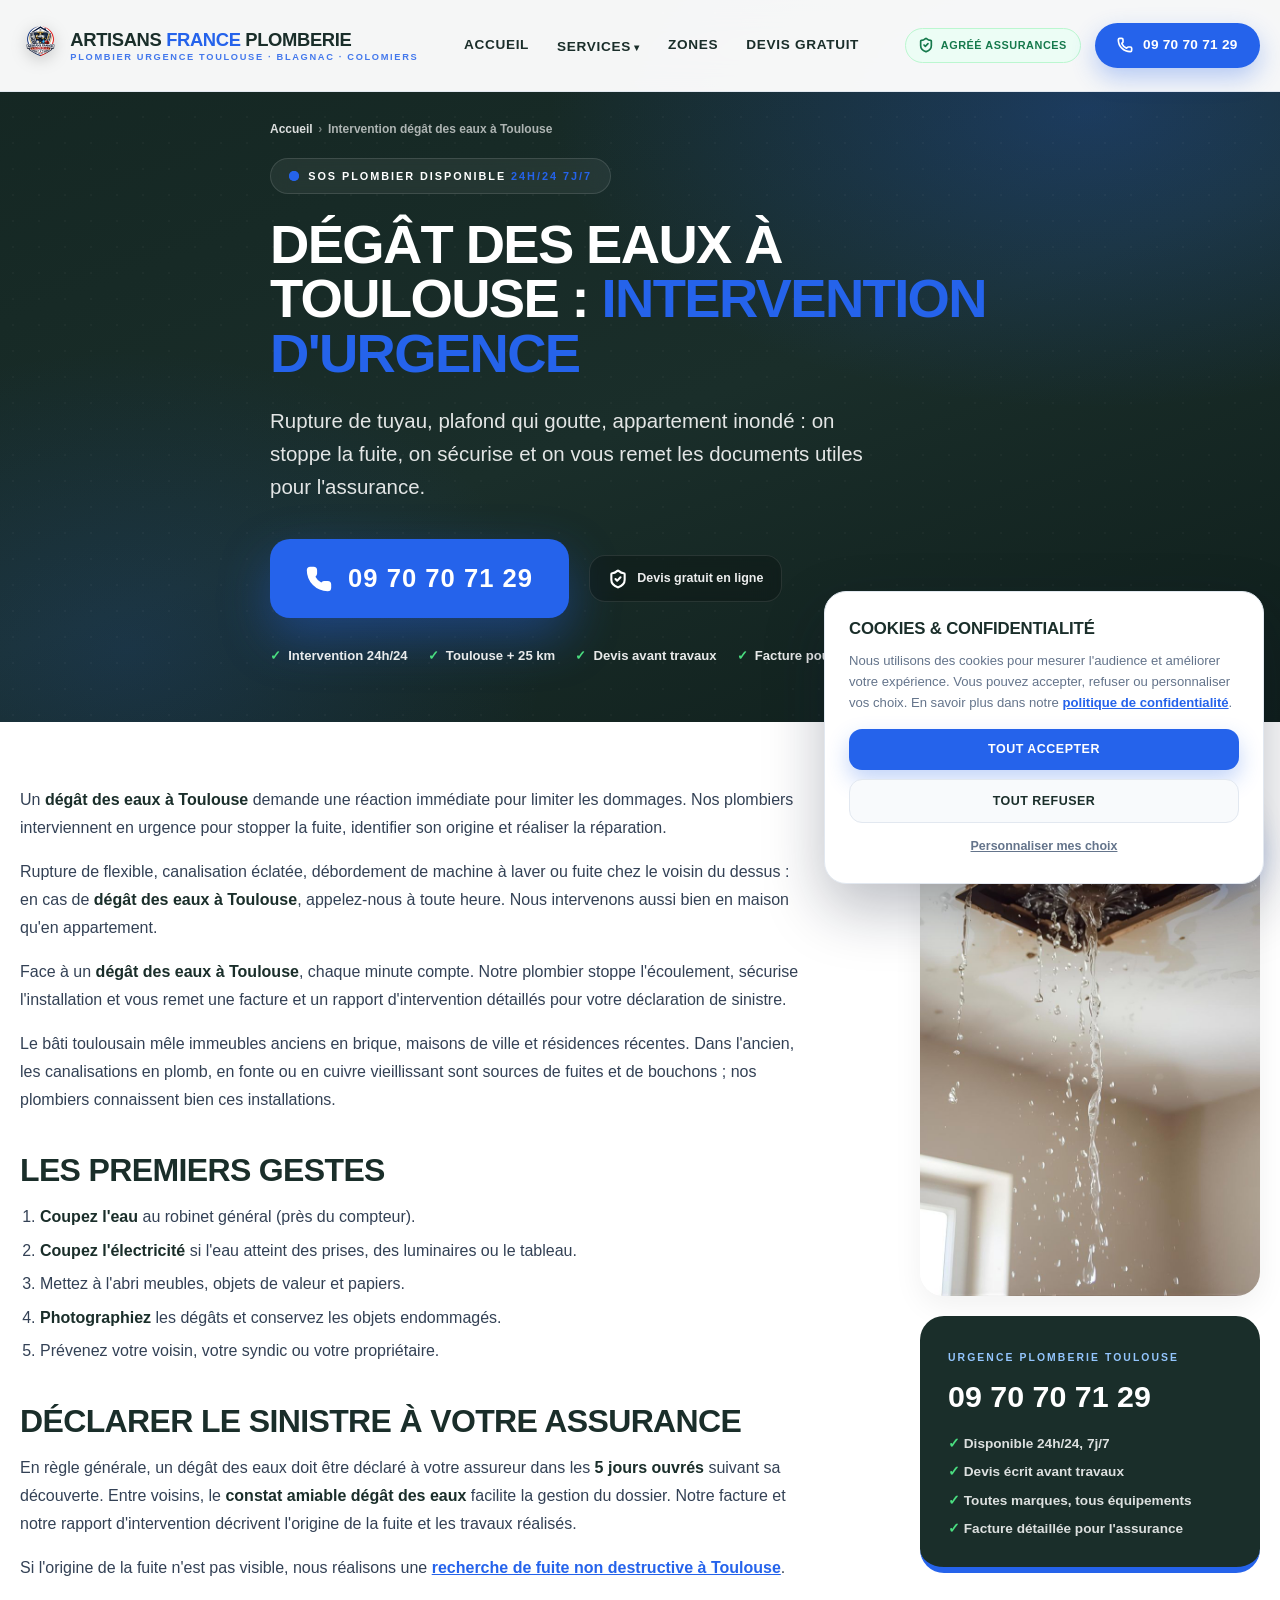
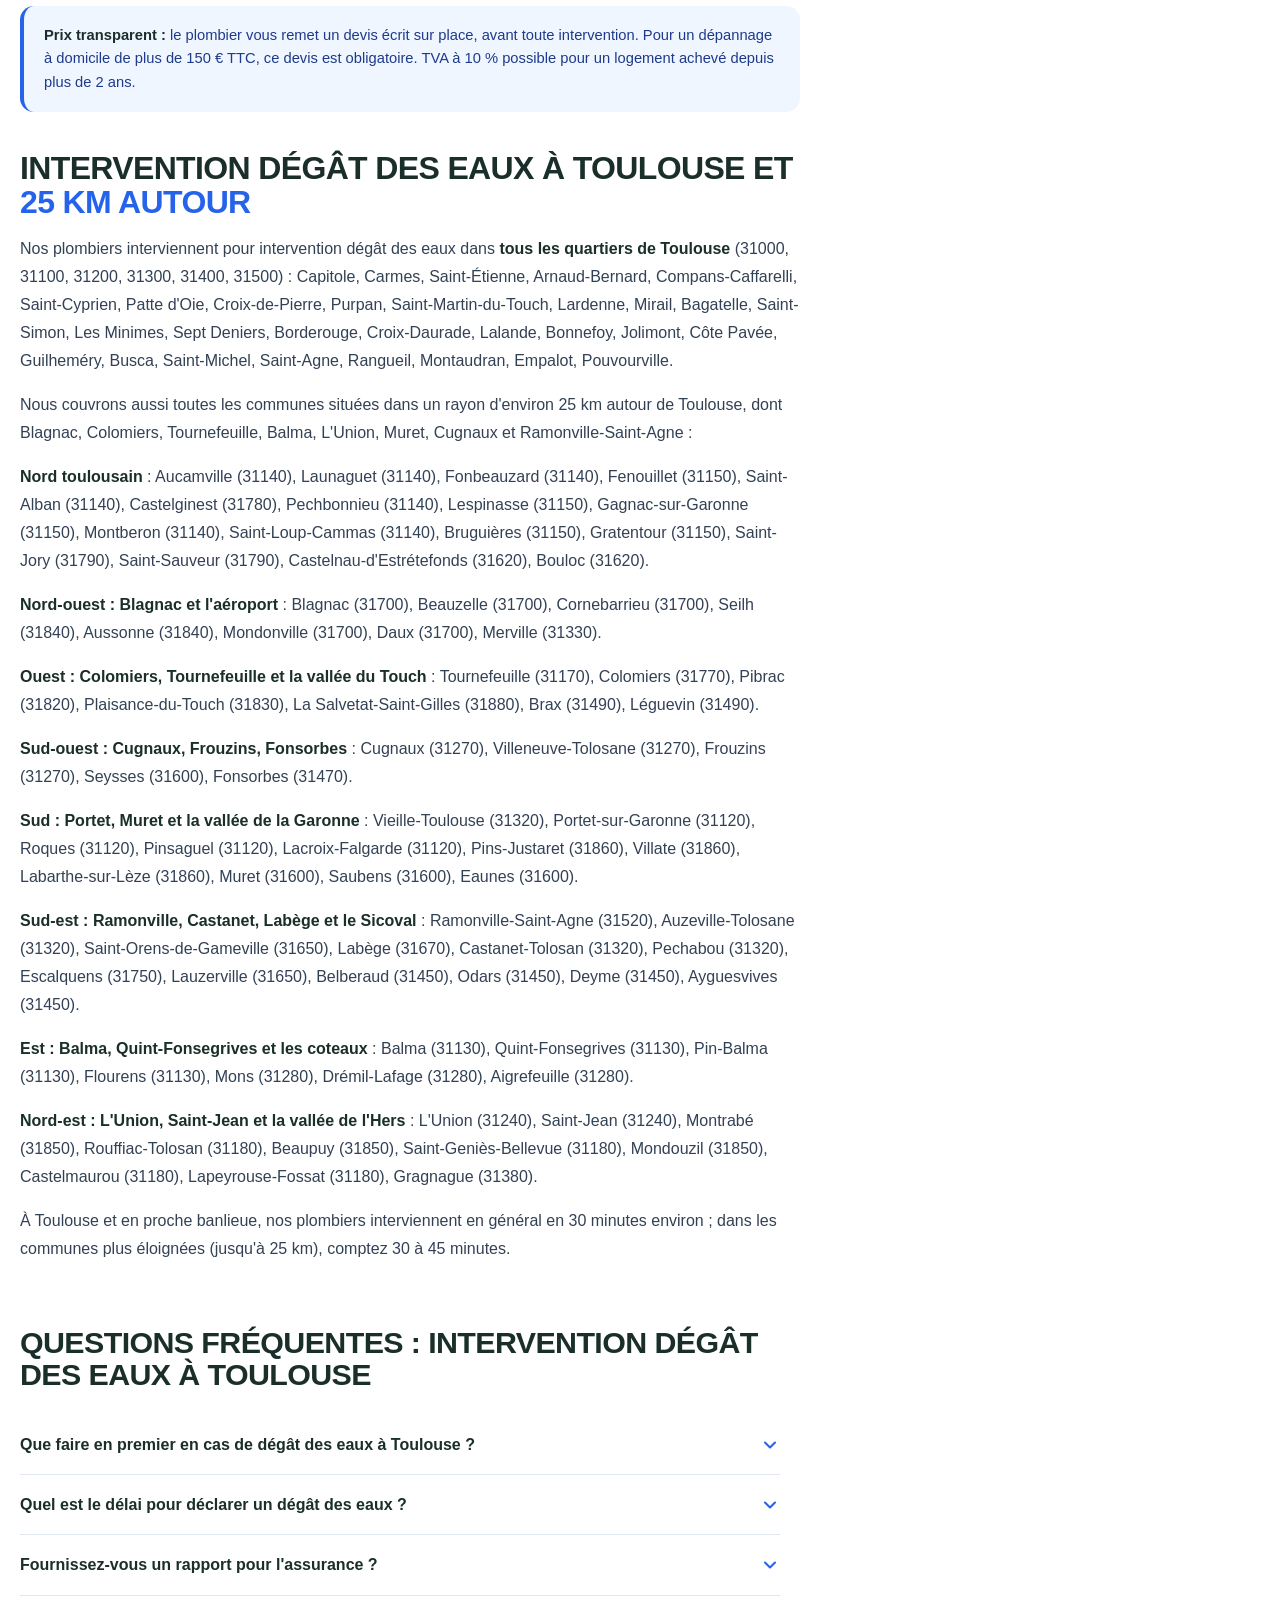
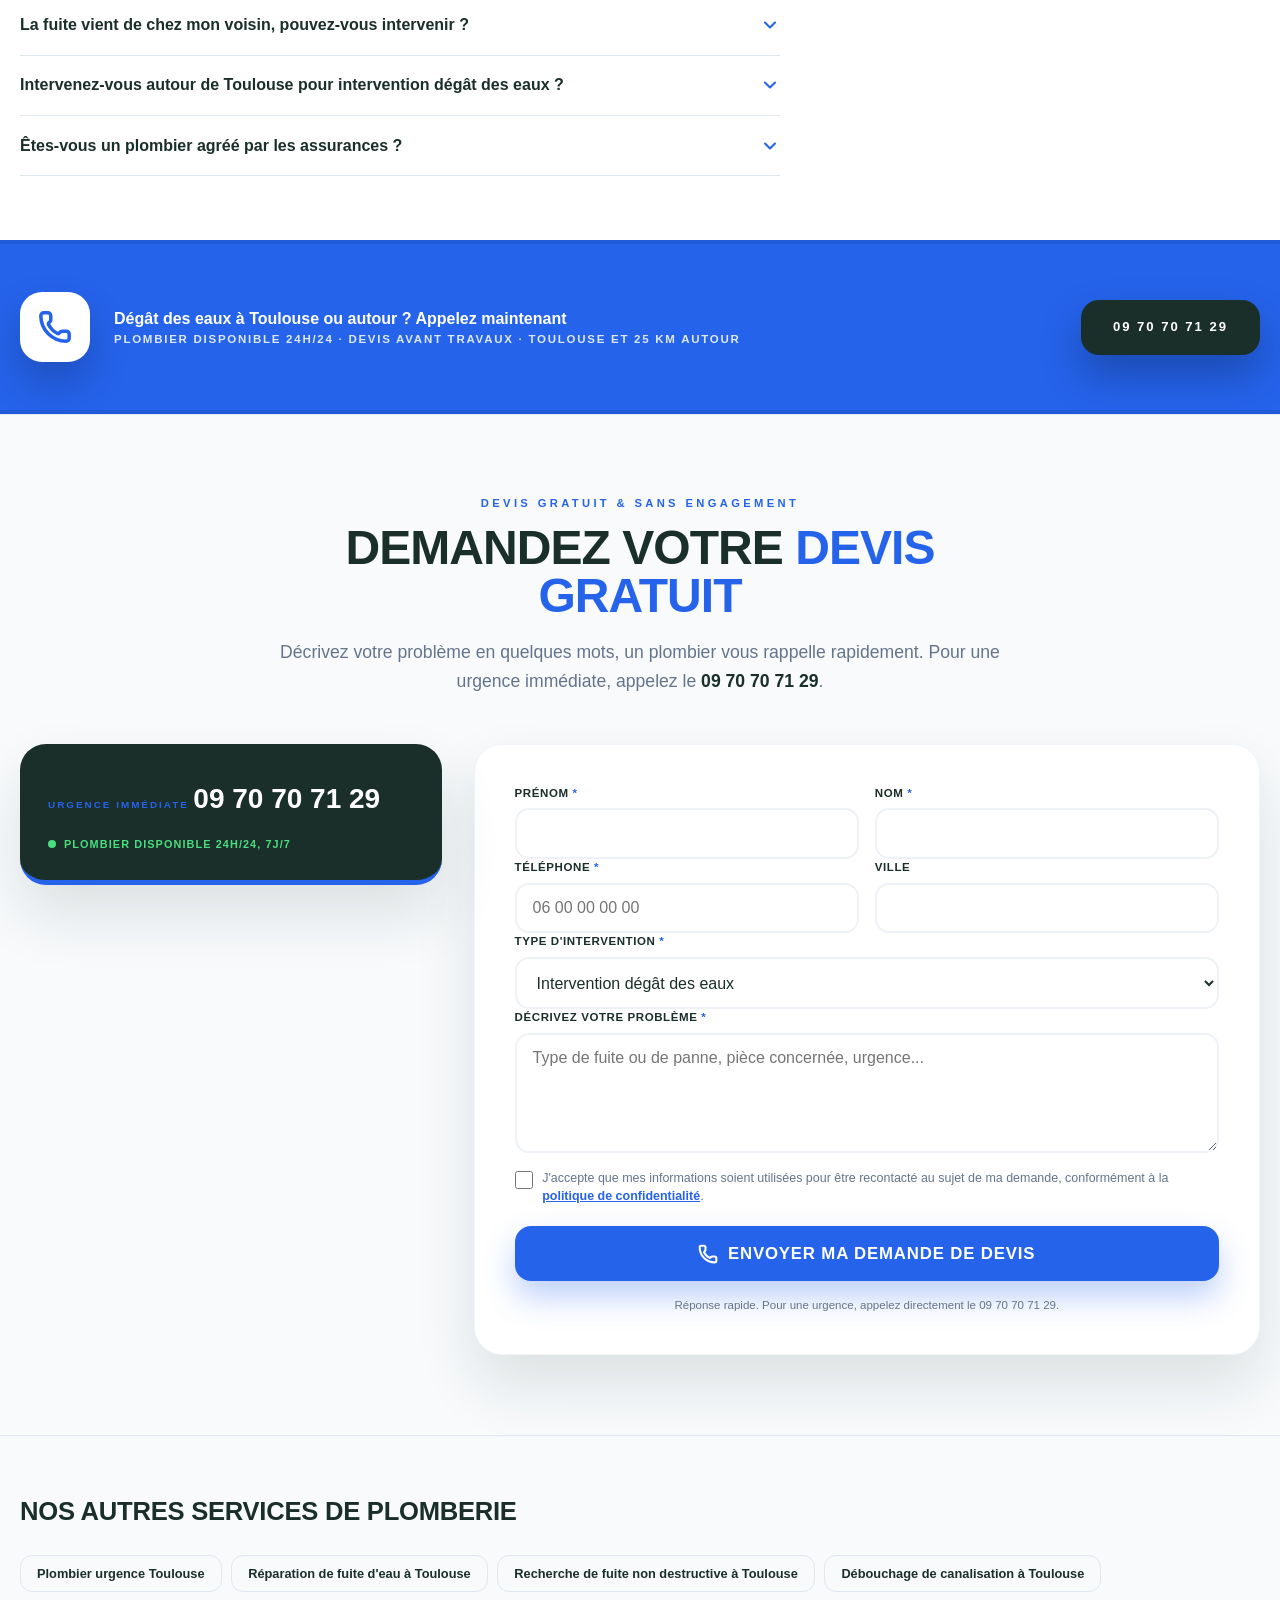
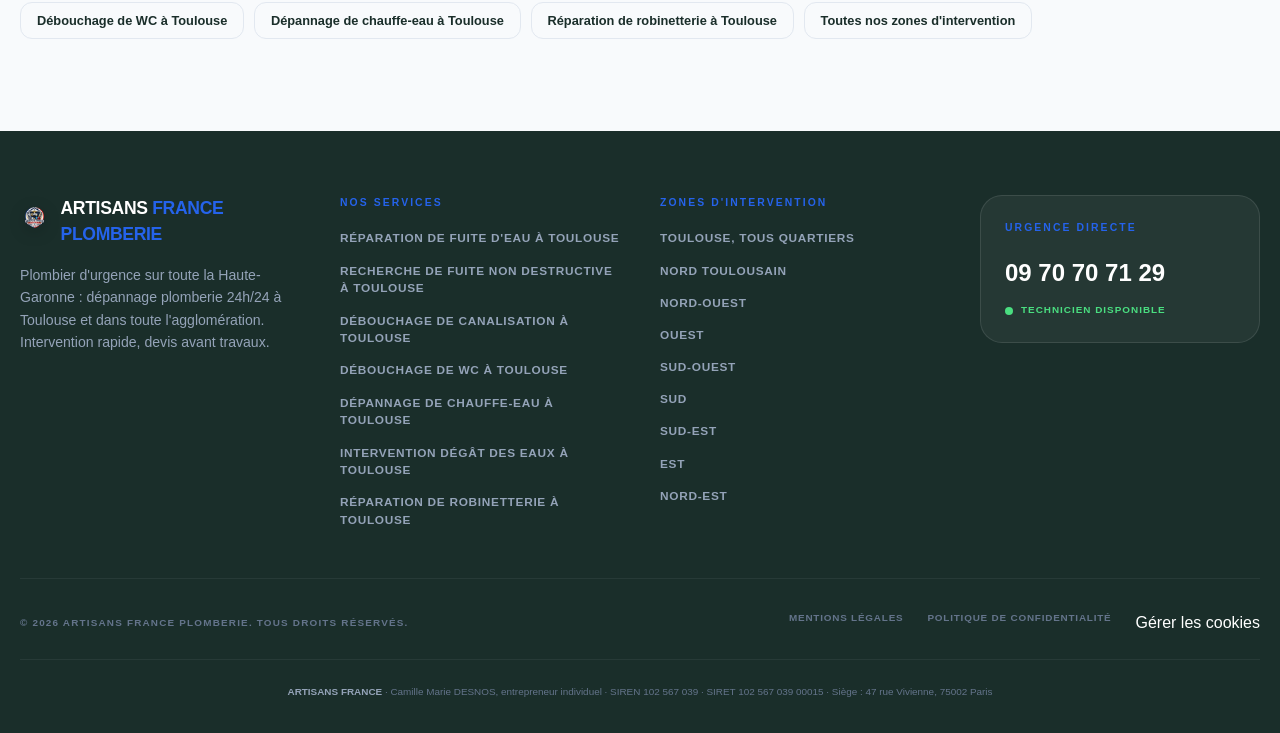
<file: degat-des-eaux-toulouse/index.html>
<!DOCTYPE html>
<html lang="fr">
<head>
    <meta charset="utf-8">
    <meta name="viewport" content="width=device-width, initial-scale=1">
    <!-- Google Tag Manager -->
    <script>(function(w,d,s,l,i){w[l]=w[l]||[];w[l].push({'gtm.start':
    new Date().getTime(),event:'gtm.js'});var f=d.getElementsByTagName(s)[0],
    j=d.createElement(s),dl=l!='dataLayer'?'&l='+l:'';j.async=true;j.src=
    'https://www.googletagmanager.com/gtm.js?id='+i+dl;f.parentNode.insertBefore(j,f);
    })(window,document,'script','dataLayer','GTM-PZ6QSD93');</script>
    <!-- End Google Tag Manager -->
    <script>
        window.dataLayer = window.dataLayer || [];
        function gtag() { dataLayer.push(arguments); }
        gtag('consent', 'default', {
            ad_storage: 'denied', ad_user_data: 'denied', ad_personalization: 'denied',
            analytics_storage: 'denied', functionality_storage: 'granted', security_storage: 'granted',
            wait_for_update: 500
        });
    </script>
    <script async src="https://www.googletagmanager.com/gtag/js?id=GT-T944WWWS"></script>
    <script>
        gtag('js', new Date());
        gtag('config', 'GT-T944WWWS');
    </script>
    <title>Dégât des eaux Toulouse (31000) – Plombier urgence 24h/24</title>
    <meta name="description" content="Dégât des eaux à Toulouse : plombier en urgence 24h/24 pour stopper la fuite et sécuriser. Rapport pour l&#x27;assurance, devis avant travaux.">
    <meta name="robots" content="index, follow, max-image-preview:large">
    <link rel="canonical" href="https://plomberietoulouse.artisansfrance.com/degat-des-eaux-toulouse/">
    <link rel="icon" type="image/png" sizes="32x32" href="/images/favicon-32.png">
    <link rel="icon" type="image/png" sizes="16x16" href="/images/favicon-16.png">
    <link rel="apple-touch-icon" sizes="180x180" href="/images/apple-touch-icon.png">
    <meta name="theme-color" content="#1a2e2a">
    <meta name="geo.region" content="FR-31">
    <meta property="og:type" content="website">
    <meta property="og:locale" content="fr_FR">
    <meta property="og:site_name" content="Artisans France Plomberie">
    <meta property="og:title" content="Dégât des eaux Toulouse (31000) – Plombier urgence 24h/24">
    <meta property="og:description" content="Dégât des eaux à Toulouse : plombier en urgence 24h/24 pour stopper la fuite et sécuriser. Rapport pour l&#x27;assurance, devis avant travaux.">
    <meta property="og:url" content="https://plomberietoulouse.artisansfrance.com/degat-des-eaux-toulouse/">
    <meta property="og:image" content="https://plomberietoulouse.artisansfrance.com/images/degat-des-eaux-toulouse.jpg">
    <meta name="twitter:card" content="summary_large_image">
    <link rel="stylesheet" href="/assets/style.css?v=472cea1c3d">
    <script type="application/ld+json">
{
 "@context": "https://schema.org",
 "@type": "Service",
 "name": "Dégât des eaux à Toulouse : intervention d'urgence",
 "serviceType": "Intervention dégât des eaux",
 "url": "https://plomberietoulouse.artisansfrance.com/degat-des-eaux-toulouse/",
 "description": "Dégât des eaux à Toulouse : plombier en urgence 24h/24 pour stopper la fuite et sécuriser. Rapport pour l'assurance, devis avant travaux.",
 "provider": {
  "@type": [
   "Plumber",
   "EmergencyService"
  ],
  "@id": "https://plomberietoulouse.artisansfrance.com/#business",
  "name": "Artisans France Plomberie",
  "url": "https://plomberietoulouse.artisansfrance.com/",
  "telephone": "+33970707129",
  "image": "https://plomberietoulouse.artisansfrance.com/images/plombier-agree-toulouse.jpg",
  "logo": "https://plomberietoulouse.artisansfrance.com/images/logo.png",
  "priceRange": "€€",
  "address": {
   "@type": "PostalAddress",
   "addressLocality": "Toulouse",
   "postalCode": "31000",
   "addressRegion": "Haute-Garonne",
   "addressCountry": "FR"
  },
  "openingHoursSpecification": {
   "@type": "OpeningHoursSpecification",
   "dayOfWeek": [
    "Monday",
    "Tuesday",
    "Wednesday",
    "Thursday",
    "Friday",
    "Saturday",
    "Sunday"
   ],
   "opens": "00:00",
   "closes": "23:59"
  }
 },
 "areaServed": [
  {
   "@type": "City",
   "name": "Toulouse"
  },
  {
   "@type": "City",
   "name": "Aucamville",
   "address": {
    "@type": "PostalAddress",
    "postalCode": "31140",
    "addressLocality": "Aucamville",
    "addressCountry": "FR"
   }
  },
  {
   "@type": "City",
   "name": "Fonbeauzard",
   "address": {
    "@type": "PostalAddress",
    "postalCode": "31140",
    "addressLocality": "Fonbeauzard",
    "addressCountry": "FR"
   }
  },
  {
   "@type": "City",
   "name": "Launaguet",
   "address": {
    "@type": "PostalAddress",
    "postalCode": "31140",
    "addressLocality": "Launaguet",
    "addressCountry": "FR"
   }
  },
  {
   "@type": "City",
   "name": "Saint-Alban",
   "address": {
    "@type": "PostalAddress",
    "postalCode": "31140",
    "addressLocality": "Saint-Alban",
    "addressCountry": "FR"
   }
  },
  {
   "@type": "City",
   "name": "Fenouillet",
   "address": {
    "@type": "PostalAddress",
    "postalCode": "31150",
    "addressLocality": "Fenouillet",
    "addressCountry": "FR"
   }
  },
  {
   "@type": "City",
   "name": "Castelginest",
   "address": {
    "@type": "PostalAddress",
    "postalCode": "31780",
    "addressLocality": "Castelginest",
    "addressCountry": "FR"
   }
  },
  {
   "@type": "City",
   "name": "Pechbonnieu",
   "address": {
    "@type": "PostalAddress",
    "postalCode": "31140",
    "addressLocality": "Pechbonnieu",
    "addressCountry": "FR"
   }
  },
  {
   "@type": "City",
   "name": "Montberon",
   "address": {
    "@type": "PostalAddress",
    "postalCode": "31140",
    "addressLocality": "Montberon",
    "addressCountry": "FR"
   }
  },
  {
   "@type": "City",
   "name": "Saint-Loup-Cammas",
   "address": {
    "@type": "PostalAddress",
    "postalCode": "31140",
    "addressLocality": "Saint-Loup-Cammas",
    "addressCountry": "FR"
   }
  },
  {
   "@type": "City",
   "name": "Bruguières",
   "address": {
    "@type": "PostalAddress",
    "postalCode": "31150",
    "addressLocality": "Bruguières",
    "addressCountry": "FR"
   }
  },
  {
   "@type": "City",
   "name": "Gratentour",
   "address": {
    "@type": "PostalAddress",
    "postalCode": "31150",
    "addressLocality": "Gratentour",
    "addressCountry": "FR"
   }
  },
  {
   "@type": "City",
   "name": "Lespinasse",
   "address": {
    "@type": "PostalAddress",
    "postalCode": "31150",
    "addressLocality": "Lespinasse",
    "addressCountry": "FR"
   }
  },
  {
   "@type": "City",
   "name": "Gagnac-sur-Garonne",
   "address": {
    "@type": "PostalAddress",
    "postalCode": "31150",
    "addressLocality": "Gagnac-sur-Garonne",
    "addressCountry": "FR"
   }
  },
  {
   "@type": "City",
   "name": "Saint-Jory",
   "address": {
    "@type": "PostalAddress",
    "postalCode": "31790",
    "addressLocality": "Saint-Jory",
    "addressCountry": "FR"
   }
  },
  {
   "@type": "City",
   "name": "Saint-Sauveur",
   "address": {
    "@type": "PostalAddress",
    "postalCode": "31790",
    "addressLocality": "Saint-Sauveur",
    "addressCountry": "FR"
   }
  },
  {
   "@type": "City",
   "name": "Castelnau-d'Estrétefonds",
   "address": {
    "@type": "PostalAddress",
    "postalCode": "31620",
    "addressLocality": "Castelnau-d'Estrétefonds",
    "addressCountry": "FR"
   }
  },
  {
   "@type": "City",
   "name": "Bouloc",
   "address": {
    "@type": "PostalAddress",
    "postalCode": "31620",
    "addressLocality": "Bouloc",
    "addressCountry": "FR"
   }
  },
  {
   "@type": "City",
   "name": "Blagnac",
   "address": {
    "@type": "PostalAddress",
    "postalCode": "31700",
    "addressLocality": "Blagnac",
    "addressCountry": "FR"
   }
  },
  {
   "@type": "City",
   "name": "Beauzelle",
   "address": {
    "@type": "PostalAddress",
    "postalCode": "31700",
    "addressLocality": "Beauzelle",
    "addressCountry": "FR"
   }
  },
  {
   "@type": "City",
   "name": "Cornebarrieu",
   "address": {
    "@type": "PostalAddress",
    "postalCode": "31700",
    "addressLocality": "Cornebarrieu",
    "addressCountry": "FR"
   }
  },
  {
   "@type": "City",
   "name": "Mondonville",
   "address": {
    "@type": "PostalAddress",
    "postalCode": "31700",
    "addressLocality": "Mondonville",
    "addressCountry": "FR"
   }
  },
  {
   "@type": "City",
   "name": "Daux",
   "address": {
    "@type": "PostalAddress",
    "postalCode": "31700",
    "addressLocality": "Daux",
    "addressCountry": "FR"
   }
  },
  {
   "@type": "City",
   "name": "Seilh",
   "address": {
    "@type": "PostalAddress",
    "postalCode": "31840",
    "addressLocality": "Seilh",
    "addressCountry": "FR"
   }
  },
  {
   "@type": "City",
   "name": "Aussonne",
   "address": {
    "@type": "PostalAddress",
    "postalCode": "31840",
    "addressLocality": "Aussonne",
    "addressCountry": "FR"
   }
  },
  {
   "@type": "City",
   "name": "Merville",
   "address": {
    "@type": "PostalAddress",
    "postalCode": "31330",
    "addressLocality": "Merville",
    "addressCountry": "FR"
   }
  },
  {
   "@type": "City",
   "name": "Colomiers",
   "address": {
    "@type": "PostalAddress",
    "postalCode": "31770",
    "addressLocality": "Colomiers",
    "addressCountry": "FR"
   }
  },
  {
   "@type": "City",
   "name": "Tournefeuille",
   "address": {
    "@type": "PostalAddress",
    "postalCode": "31170",
    "addressLocality": "Tournefeuille",
    "addressCountry": "FR"
   }
  },
  {
   "@type": "City",
   "name": "Pibrac",
   "address": {
    "@type": "PostalAddress",
    "postalCode": "31820",
    "addressLocality": "Pibrac",
    "addressCountry": "FR"
   }
  },
  {
   "@type": "City",
   "name": "Brax",
   "address": {
    "@type": "PostalAddress",
    "postalCode": "31490",
    "addressLocality": "Brax",
    "addressCountry": "FR"
   }
  },
  {
   "@type": "City",
   "name": "Léguevin",
   "address": {
    "@type": "PostalAddress",
    "postalCode": "31490",
    "addressLocality": "Léguevin",
    "addressCountry": "FR"
   }
  },
  {
   "@type": "City",
   "name": "Plaisance-du-Touch",
   "address": {
    "@type": "PostalAddress",
    "postalCode": "31830",
    "addressLocality": "Plaisance-du-Touch",
    "addressCountry": "FR"
   }
  },
  {
   "@type": "City",
   "name": "La Salvetat-Saint-Gilles",
   "address": {
    "@type": "PostalAddress",
    "postalCode": "31880",
    "addressLocality": "La Salvetat-Saint-Gilles",
    "addressCountry": "FR"
   }
  },
  {
   "@type": "City",
   "name": "Cugnaux",
   "address": {
    "@type": "PostalAddress",
    "postalCode": "31270",
    "addressLocality": "Cugnaux",
    "addressCountry": "FR"
   }
  },
  {
   "@type": "City",
   "name": "Villeneuve-Tolosane",
   "address": {
    "@type": "PostalAddress",
    "postalCode": "31270",
    "addressLocality": "Villeneuve-Tolosane",
    "addressCountry": "FR"
   }
  },
  {
   "@type": "City",
   "name": "Frouzins",
   "address": {
    "@type": "PostalAddress",
    "postalCode": "31270",
    "addressLocality": "Frouzins",
    "addressCountry": "FR"
   }
  },
  {
   "@type": "City",
   "name": "Seysses",
   "address": {
    "@type": "PostalAddress",
    "postalCode": "31600",
    "addressLocality": "Seysses",
    "addressCountry": "FR"
   }
  },
  {
   "@type": "City",
   "name": "Fonsorbes",
   "address": {
    "@type": "PostalAddress",
    "postalCode": "31470",
    "addressLocality": "Fonsorbes",
    "addressCountry": "FR"
   }
  },
  {
   "@type": "City",
   "name": "Portet-sur-Garonne",
   "address": {
    "@type": "PostalAddress",
    "postalCode": "31120",
    "addressLocality": "Portet-sur-Garonne",
    "addressCountry": "FR"
   }
  },
  {
   "@type": "City",
   "name": "Roques",
   "address": {
    "@type": "PostalAddress",
    "postalCode": "31120",
    "addressLocality": "Roques",
    "addressCountry": "FR"
   }
  },
  {
   "@type": "City",
   "name": "Pinsaguel",
   "address": {
    "@type": "PostalAddress",
    "postalCode": "31120",
    "addressLocality": "Pinsaguel",
    "addressCountry": "FR"
   }
  },
  {
   "@type": "City",
   "name": "Lacroix-Falgarde",
   "address": {
    "@type": "PostalAddress",
    "postalCode": "31120",
    "addressLocality": "Lacroix-Falgarde",
    "addressCountry": "FR"
   }
  },
  {
   "@type": "City",
   "name": "Vieille-Toulouse",
   "address": {
    "@type": "PostalAddress",
    "postalCode": "31320",
    "addressLocality": "Vieille-Toulouse",
    "addressCountry": "FR"
   }
  },
  {
   "@type": "City",
   "name": "Pins-Justaret",
   "address": {
    "@type": "PostalAddress",
    "postalCode": "31860",
    "addressLocality": "Pins-Justaret",
    "addressCountry": "FR"
   }
  },
  {
   "@type": "City",
   "name": "Villate",
   "address": {
    "@type": "PostalAddress",
    "postalCode": "31860",
    "addressLocality": "Villate",
    "addressCountry": "FR"
   }
  },
  {
   "@type": "City",
   "name": "Labarthe-sur-Lèze",
   "address": {
    "@type": "PostalAddress",
    "postalCode": "31860",
    "addressLocality": "Labarthe-sur-Lèze",
    "addressCountry": "FR"
   }
  },
  {
   "@type": "City",
   "name": "Muret",
   "address": {
    "@type": "PostalAddress",
    "postalCode": "31600",
    "addressLocality": "Muret",
    "addressCountry": "FR"
   }
  },
  {
   "@type": "City",
   "name": "Eaunes",
   "address": {
    "@type": "PostalAddress",
    "postalCode": "31600",
    "addressLocality": "Eaunes",
    "addressCountry": "FR"
   }
  },
  {
   "@type": "City",
   "name": "Saubens",
   "address": {
    "@type": "PostalAddress",
    "postalCode": "31600",
    "addressLocality": "Saubens",
    "addressCountry": "FR"
   }
  },
  {
   "@type": "City",
   "name": "Ramonville-Saint-Agne",
   "address": {
    "@type": "PostalAddress",
    "postalCode": "31520",
    "addressLocality": "Ramonville-Saint-Agne",
    "addressCountry": "FR"
   }
  },
  {
   "@type": "City",
   "name": "Auzeville-Tolosane",
   "address": {
    "@type": "PostalAddress",
    "postalCode": "31320",
    "addressLocality": "Auzeville-Tolosane",
    "addressCountry": "FR"
   }
  },
  {
   "@type": "City",
   "name": "Castanet-Tolosan",
   "address": {
    "@type": "PostalAddress",
    "postalCode": "31320",
    "addressLocality": "Castanet-Tolosan",
    "addressCountry": "FR"
   }
  },
  {
   "@type": "City",
   "name": "Pechabou",
   "address": {
    "@type": "PostalAddress",
    "postalCode": "31320",
    "addressLocality": "Pechabou",
    "addressCountry": "FR"
   }
  },
  {
   "@type": "City",
   "name": "Labège",
   "address": {
    "@type": "PostalAddress",
    "postalCode": "31670",
    "addressLocality": "Labège",
    "addressCountry": "FR"
   }
  },
  {
   "@type": "City",
   "name": "Escalquens",
   "address": {
    "@type": "PostalAddress",
    "postalCode": "31750",
    "addressLocality": "Escalquens",
    "addressCountry": "FR"
   }
  },
  {
   "@type": "City",
   "name": "Saint-Orens-de-Gameville",
   "address": {
    "@type": "PostalAddress",
    "postalCode": "31650",
    "addressLocality": "Saint-Orens-de-Gameville",
    "addressCountry": "FR"
   }
  },
  {
   "@type": "City",
   "name": "Lauzerville",
   "address": {
    "@type": "PostalAddress",
    "postalCode": "31650",
    "addressLocality": "Lauzerville",
    "addressCountry": "FR"
   }
  },
  {
   "@type": "City",
   "name": "Deyme",
   "address": {
    "@type": "PostalAddress",
    "postalCode": "31450",
    "addressLocality": "Deyme",
    "addressCountry": "FR"
   }
  },
  {
   "@type": "City",
   "name": "Belberaud",
   "address": {
    "@type": "PostalAddress",
    "postalCode": "31450",
    "addressLocality": "Belberaud",
    "addressCountry": "FR"
   }
  },
  {
   "@type": "City",
   "name": "Odars",
   "address": {
    "@type": "PostalAddress",
    "postalCode": "31450",
    "addressLocality": "Odars",
    "addressCountry": "FR"
   }
  },
  {
   "@type": "City",
   "name": "Ayguesvives",
   "address": {
    "@type": "PostalAddress",
    "postalCode": "31450",
    "addressLocality": "Ayguesvives",
    "addressCountry": "FR"
   }
  },
  {
   "@type": "City",
   "name": "Balma",
   "address": {
    "@type": "PostalAddress",
    "postalCode": "31130",
    "addressLocality": "Balma",
    "addressCountry": "FR"
   }
  },
  {
   "@type": "City",
   "name": "Quint-Fonsegrives",
   "address": {
    "@type": "PostalAddress",
    "postalCode": "31130",
    "addressLocality": "Quint-Fonsegrives",
    "addressCountry": "FR"
   }
  },
  {
   "@type": "City",
   "name": "Pin-Balma",
   "address": {
    "@type": "PostalAddress",
    "postalCode": "31130",
    "addressLocality": "Pin-Balma",
    "addressCountry": "FR"
   }
  },
  {
   "@type": "City",
   "name": "Flourens",
   "address": {
    "@type": "PostalAddress",
    "postalCode": "31130",
    "addressLocality": "Flourens",
    "addressCountry": "FR"
   }
  },
  {
   "@type": "City",
   "name": "Drémil-Lafage",
   "address": {
    "@type": "PostalAddress",
    "postalCode": "31280",
    "addressLocality": "Drémil-Lafage",
    "addressCountry": "FR"
   }
  },
  {
   "@type": "City",
   "name": "Mons",
   "address": {
    "@type": "PostalAddress",
    "postalCode": "31280",
    "addressLocality": "Mons",
    "addressCountry": "FR"
   }
  },
  {
   "@type": "City",
   "name": "Aigrefeuille",
   "address": {
    "@type": "PostalAddress",
    "postalCode": "31280",
    "addressLocality": "Aigrefeuille",
    "addressCountry": "FR"
   }
  },
  {
   "@type": "City",
   "name": "L'Union",
   "address": {
    "@type": "PostalAddress",
    "postalCode": "31240",
    "addressLocality": "L'Union",
    "addressCountry": "FR"
   }
  },
  {
   "@type": "City",
   "name": "Saint-Jean",
   "address": {
    "@type": "PostalAddress",
    "postalCode": "31240",
    "addressLocality": "Saint-Jean",
    "addressCountry": "FR"
   }
  },
  {
   "@type": "City",
   "name": "Montrabé",
   "address": {
    "@type": "PostalAddress",
    "postalCode": "31850",
    "addressLocality": "Montrabé",
    "addressCountry": "FR"
   }
  },
  {
   "@type": "City",
   "name": "Beaupuy",
   "address": {
    "@type": "PostalAddress",
    "postalCode": "31850",
    "addressLocality": "Beaupuy",
    "addressCountry": "FR"
   }
  },
  {
   "@type": "City",
   "name": "Mondouzil",
   "address": {
    "@type": "PostalAddress",
    "postalCode": "31850",
    "addressLocality": "Mondouzil",
    "addressCountry": "FR"
   }
  },
  {
   "@type": "City",
   "name": "Rouffiac-Tolosan",
   "address": {
    "@type": "PostalAddress",
    "postalCode": "31180",
    "addressLocality": "Rouffiac-Tolosan",
    "addressCountry": "FR"
   }
  },
  {
   "@type": "City",
   "name": "Castelmaurou",
   "address": {
    "@type": "PostalAddress",
    "postalCode": "31180",
    "addressLocality": "Castelmaurou",
    "addressCountry": "FR"
   }
  },
  {
   "@type": "City",
   "name": "Saint-Geniès-Bellevue",
   "address": {
    "@type": "PostalAddress",
    "postalCode": "31180",
    "addressLocality": "Saint-Geniès-Bellevue",
    "addressCountry": "FR"
   }
  },
  {
   "@type": "City",
   "name": "Lapeyrouse-Fossat",
   "address": {
    "@type": "PostalAddress",
    "postalCode": "31180",
    "addressLocality": "Lapeyrouse-Fossat",
    "addressCountry": "FR"
   }
  },
  {
   "@type": "City",
   "name": "Gragnague",
   "address": {
    "@type": "PostalAddress",
    "postalCode": "31380",
    "addressLocality": "Gragnague",
    "addressCountry": "FR"
   }
  }
 ],
 "availableChannel": {
  "@type": "ServiceChannel",
  "servicePhone": {
   "@type": "ContactPoint",
   "telephone": "+33970707129",
   "contactType": "Dépannage d'urgence",
   "availableLanguage": "French",
   "hoursAvailable": "Mo-Su 00:00-23:59"
  }
 }
}
    </script>
    <script type="application/ld+json">
{
 "@context": "https://schema.org",
 "@type": "BreadcrumbList",
 "itemListElement": [
  {
   "@type": "ListItem",
   "position": 1,
   "name": "Accueil",
   "item": "https://plomberietoulouse.artisansfrance.com/"
  },
  {
   "@type": "ListItem",
   "position": 2,
   "name": "Intervention dégât des eaux à Toulouse",
   "item": "https://plomberietoulouse.artisansfrance.com/degat-des-eaux-toulouse/"
  }
 ]
}
    </script>
    <script type="application/ld+json">
{
 "@context": "https://schema.org",
 "@type": "FAQPage",
 "mainEntity": [
  {
   "@type": "Question",
   "name": "Que faire en premier en cas de dégât des eaux à Toulouse ?",
   "acceptedAnswer": {
    "@type": "Answer",
    "text": "Coupez l'arrivée d'eau générale, coupez l'électricité si nécessaire, puis appelez un plombier au 09 70 70 71 29 pour stopper la fuite. Prenez ensuite des photos pour votre assurance."
   }
  },
  {
   "@type": "Question",
   "name": "Quel est le délai pour déclarer un dégât des eaux ?",
   "acceptedAnswer": {
    "@type": "Answer",
    "text": "Le délai habituel est de 5 jours ouvrés à compter de la découverte du sinistre. Consultez votre contrat pour connaître les conditions précises."
   }
  },
  {
   "@type": "Question",
   "name": "Fournissez-vous un rapport pour l'assurance ?",
   "acceptedAnswer": {
    "@type": "Answer",
    "text": "Oui. Vous recevez une facture détaillée et, si nécessaire, un rapport d'intervention ou de recherche de fuite décrivant l'origine du sinistre et les réparations effectuées."
   }
  },
  {
   "@type": "Question",
   "name": "La fuite vient de chez mon voisin, pouvez-vous intervenir ?",
   "acceptedAnswer": {
    "@type": "Answer",
    "text": "Nous pouvons intervenir à la demande de l'occupant du logement d'où provient la fuite, ou du syndic pour les parties communes. Prévenez rapidement votre voisin et remplissez ensemble un constat amiable."
   }
  },
  {
   "@type": "Question",
   "name": "Intervenez-vous autour de Toulouse pour intervention dégât des eaux ?",
   "acceptedAnswer": {
    "@type": "Answer",
    "text": "Oui, nous intervenons dans toutes les communes à environ 25 km autour de Toulouse : Blagnac, Colomiers, Tournefeuille, Balma, L'Union, Muret, Cugnaux et Ramonville-Saint-Agne, mais aussi Aucamville, Fonbeauzard, Launaguet, Saint-Alban, Fenouillet, Castelginest, Pechbonnieu, Lespinasse, Gagnac-sur-Garonne, Beauzelle, Cornebarrieu, Seilh, Villeneuve-Tolosane, Portet-sur-Garonne, Roques, Vieille-Toulouse, Auzeville-Tolosane, Castanet-Tolosan, Labège, Saint-Orens-de-Gameville, Quint-Fonsegrives, Pin-Balma, Flourens, Mons, Saint-Jean, Montrabé, Beaupuy, Rouffiac-Tolosan, Saint-Geniès-B et toutes les communes listées sur notre page zones d'intervention."
   }
  },
  {
   "@type": "Question",
   "name": "Êtes-vous un plombier agréé par les assurances ?",
   "acceptedAnswer": {
    "@type": "Answer",
    "text": "Nous travaillons avec toutes les compagnies d'assurance habitation. Nos factures et rapports d'intervention détaillés sont acceptés pour vos déclarations de sinistre dégât des eaux."
   }
  }
 ]
}
    </script>
</head>
<body>
    <noscript><iframe src="https://www.googletagmanager.com/ns.html?id=GTM-PZ6QSD93" height="0" width="0" style="display:none;visibility:hidden"></iframe></noscript>
    <a href="#main" class="sr-only">Aller au contenu</a>

    <header class="site-header">
        <div class="container">
            <a href="/" class="brand" aria-label="Artisans France Plomberie, accueil">
                <span class="brand-mark" aria-hidden="true"><img src="/images/logo.png" alt="" width="163" height="240"></span>
                <span class="brand-text">
                    <span class="brand-name">Artisans <em>France</em> Plomberie</span>
                    <span class="brand-tagline">Plombier Urgence Toulouse · Blagnac · Colomiers</span>
                </span>
            </a>
            <nav class="main-nav" aria-label="Navigation principale">
                <a href="/">Accueil</a>
                <div class="nav-drop">
                    <a href="/#services">Services</a>
                    <div class="nav-drop-menu">
                        <a href="/fuite-d-eau-toulouse/">Réparation de fuite d'eau</a>
                        <a href="/recherche-de-fuite-toulouse/">Recherche de fuite non destructive</a>
                        <a href="/debouchage-canalisation-toulouse/">Débouchage de canalisation</a>
                        <a href="/debouchage-wc-toulouse/">Débouchage de WC</a>
                        <a href="/depannage-chauffe-eau-toulouse/">Dépannage de chauffe-eau</a>
                        <a href="/degat-des-eaux-toulouse/">Intervention dégât des eaux</a>
                        <a href="/reparation-robinet-toulouse/">Réparation de robinetterie</a>
                    </div>
                </div>
                <a href="/zones-intervention/">Zones</a>
                <a href="#contact">Devis gratuit</a>
            </nav>
            <div class="header-cta">
                <span class="assur-badge"><svg xmlns="http://www.w3.org/2000/svg" width="16" height="16" viewBox="0 0 24 24" fill="none" stroke="currentColor" stroke-width="2.5" stroke-linecap="round" stroke-linejoin="round" aria-hidden="true"><path d="M20 13c0 5-3.5 7.5-7.66 8.95a1 1 0 0 1-.67-.01C7.5 20.5 4 18 4 13V6a1 1 0 0 1 1-1c2 0 4.5-1.2 6.24-2.72a1.17 1.17 0 0 1 1.52 0C14.51 3.81 17 5 19 5a1 1 0 0 1 1 1z"></path><path d="m9 12 2 2 4-4"></path></svg> Agréé Assurances</span>
                <a href="tel:+33970707129" class="call-btn"><svg xmlns="http://www.w3.org/2000/svg" width="16" height="16" viewBox="0 0 24 24" fill="none" stroke="currentColor" stroke-width="2.5" stroke-linecap="round" stroke-linejoin="round" aria-hidden="true"><path d="M13.832 16.568a1 1 0 0 0 1.213-.303l.355-.465A2 2 0 0 1 17 15h3a2 2 0 0 1 2 2v3a2 2 0 0 1-2 2A18 18 0 0 1 2 4a2 2 0 0 1 2-2h3a2 2 0 0 1 2 2v3a2 2 0 0 1-.8 1.6l-.468.351a1 1 0 0 0-.292 1.233 14 14 0 0 0 6.392 6.384"></path></svg><span>09 70 70 71 29</span></a>
            </div>
            <button type="button" class="burger" aria-label="Ouvrir le menu" aria-controls="mobile-menu" aria-expanded="false">
                <svg xmlns="http://www.w3.org/2000/svg" width="24" height="24" viewBox="0 0 24 24" fill="none" stroke="currentColor" stroke-width="2.5" stroke-linecap="round" stroke-linejoin="round" aria-hidden="true"><path d="M4 6h16"></path><path d="M4 12h16"></path><path d="M4 18h16"></path></svg>
            </button>
        </div>
    </header>
    <div id="mobile-menu" class="mobile-menu" role="dialog" aria-label="Menu de navigation">
        <div class="mobile-menu-head">
            <span class="brand-name">Artisans <em style="color:#2563EB;font-style:normal;">France</em> Plomberie</span>
            <button type="button" class="burger" aria-label="Fermer le menu"><svg xmlns="http://www.w3.org/2000/svg" width="22" height="22" viewBox="0 0 24 24" fill="none" stroke="currentColor" stroke-width="2.5" stroke-linecap="round" stroke-linejoin="round" aria-hidden="true"><path d="M18 6 6 18"></path><path d="m6 6 12 12"></path></svg></button>
        </div>
        <div class="mobile-menu-body">
            <a href="tel:+33970707129" class="mobile-call-card">
                <span class="mobile-call-icon"><svg xmlns="http://www.w3.org/2000/svg" width="22" height="22" viewBox="0 0 24 24" fill="none" stroke="currentColor" stroke-width="2.5" stroke-linecap="round" stroke-linejoin="round" aria-hidden="true"><path d="M13.832 16.568a1 1 0 0 0 1.213-.303l.355-.465A2 2 0 0 1 17 15h3a2 2 0 0 1 2 2v3a2 2 0 0 1-2 2A18 18 0 0 1 2 4a2 2 0 0 1 2-2h3a2 2 0 0 1 2 2v3a2 2 0 0 1-.8 1.6l-.468.351a1 1 0 0 0-.292 1.233 14 14 0 0 0 6.392 6.384"></path></svg></span>
                <span><span>Urgence 24h/7j</span><strong>09 70 70 71 29</strong></span>
            </a>
            <nav class="mobile-nav" aria-label="Navigation mobile">
                <a href="/">Accueil</a>
                <a href="/#services">Services</a>
                <a class="sub" href="/fuite-d-eau-toulouse/">Réparation de fuite d'eau</a>
                <a class="sub" href="/recherche-de-fuite-toulouse/">Recherche de fuite non destructive</a>
                <a class="sub" href="/debouchage-canalisation-toulouse/">Débouchage de canalisation</a>
                <a class="sub" href="/debouchage-wc-toulouse/">Débouchage de WC</a>
                <a class="sub" href="/depannage-chauffe-eau-toulouse/">Dépannage de chauffe-eau</a>
                <a class="sub" href="/degat-des-eaux-toulouse/">Intervention dégât des eaux</a>
                <a class="sub" href="/reparation-robinet-toulouse/">Réparation de robinetterie</a>
                <a href="/zones-intervention/">Zones d'intervention</a>
                <a href="#contact">Devis gratuit</a>
            </nav>
            <div class="mobile-menu-foot"><svg xmlns="http://www.w3.org/2000/svg" width="14" height="14" viewBox="0 0 24 24" fill="none" stroke="currentColor" stroke-width="2.5" stroke-linecap="round" stroke-linejoin="round" aria-hidden="true"><path d="M20 13c0 5-3.5 7.5-7.66 8.95a1 1 0 0 1-.67-.01C7.5 20.5 4 18 4 13V6a1 1 0 0 1 1-1c2 0 4.5-1.2 6.24-2.72a1.17 1.17 0 0 1 1.52 0C14.51 3.81 17 5 19 5a1 1 0 0 1 1 1z"></path><path d="m9 12 2 2 4-4"></path></svg><span>Agréé toutes assurances</span></div>
        </div>
    </div>
    <main id="main">
        <section id="accueil" class="hero hero-sub">
            <div class="container hero-inner">
                <nav class="breadcrumb" aria-label="Fil d'Ariane"><ol><li><a href="/">Accueil</a></li><li aria-current="page">Intervention dégât des eaux à Toulouse</li></ol></nav>
                <div class="hero-badge"><span class="pulse-dot" aria-hidden="true"></span><span>SOS PLOMBIER DISPONIBLE <b>24H/24 7J/7</b></span></div>
                <h1>Dégât des eaux à Toulouse : <span class="accent">intervention d'urgence</span></h1>
                <p class="lead">Rupture de tuyau, plafond qui goutte, appartement inondé : on stoppe la fuite, on sécurise et on vous remet les documents utiles pour l'assurance.</p>
                <div class="hero-actions">
                    <a href="tel:+33970707129" class="hero-call"><svg xmlns="http://www.w3.org/2000/svg" width="26" height="26" viewBox="0 0 24 24" fill="currentColor" stroke="currentColor" stroke-width="2.5" stroke-linecap="round" stroke-linejoin="round" aria-hidden="true"><path d="M13.832 16.568a1 1 0 0 0 1.213-.303l.355-.465A2 2 0 0 1 17 15h3a2 2 0 0 1 2 2v3a2 2 0 0 1-2 2A18 18 0 0 1 2 4a2 2 0 0 1 2-2h3a2 2 0 0 1 2 2v3a2 2 0 0 1-.8 1.6l-.468.351a1 1 0 0 0-.292 1.233 14 14 0 0 0 6.392 6.384"></path></svg><span>09 70 70 71 29</span></a>
                    <a href="#contact" class="trust-chip" style="text-decoration:none;"><svg xmlns="http://www.w3.org/2000/svg" width="20" height="20" viewBox="0 0 24 24" fill="none" stroke="currentColor" stroke-width="2.5" stroke-linecap="round" stroke-linejoin="round" aria-hidden="true"><path d="M20 13c0 5-3.5 7.5-7.66 8.95a1 1 0 0 1-.67-.01C7.5 20.5 4 18 4 13V6a1 1 0 0 1 1-1c2 0 4.5-1.2 6.24-2.72a1.17 1.17 0 0 1 1.52 0C14.51 3.81 17 5 19 5a1 1 0 0 1 1 1z"></path><path d="m9 12 2 2 4-4"></path></svg><span>Devis gratuit en ligne</span></a>
                </div>
                <ul class="hero-points"><li>Intervention 24h/24</li><li>Toulouse + 25 km</li><li>Devis avant travaux</li><li>Facture pour l'assurance</li></ul>
            </div>
        </section>

        <section class="prose-section">
            <div class="container prose-grid">
                <article class="prose">
                    <p>Un <strong>dégât des eaux à Toulouse</strong> demande une réaction immédiate pour limiter les dommages. Nos plombiers interviennent en urgence pour stopper la fuite, identifier son origine et réaliser la réparation.</p>
                    <p>Rupture de flexible, canalisation éclatée, débordement de machine à laver ou fuite chez le voisin du dessus : en cas de <strong>dégât des eaux à Toulouse</strong>, appelez-nous à toute heure. Nous intervenons aussi bien en maison qu'en appartement.</p><p>Face à un <strong>dégât des eaux à Toulouse</strong>, chaque minute compte. Notre plombier stoppe l'écoulement, sécurise l'installation et vous remet une facture et un rapport d'intervention détaillés pour votre déclaration de sinistre.</p>
                    <p>Le bâti toulousain mêle immeubles anciens en brique, maisons de ville et résidences récentes. Dans l'ancien, les canalisations en plomb, en fonte ou en cuivre vieillissant sont sources de fuites et de bouchons ; nos plombiers connaissent bien ces installations.</p>
                    <h2>Les premiers gestes</h2>
<ol><li><strong>Coupez l'eau</strong> au robinet général (près du compteur).</li><li><strong>Coupez l'électricité</strong> si l'eau atteint des prises, des luminaires ou le tableau.</li><li>Mettez à l'abri meubles, objets de valeur et papiers.</li><li><strong>Photographiez</strong> les dégâts et conservez les objets endommagés.</li><li>Prévenez votre voisin, votre syndic ou votre propriétaire.</li></ol>
<h2>Déclarer le sinistre à votre assurance</h2>
<p>En règle générale, un dégât des eaux doit être déclaré à votre assureur dans les <strong>5 jours ouvrés</strong> suivant sa découverte. Entre voisins, le <strong>constat amiable dégât des eaux</strong> facilite la gestion du dossier. Notre facture et notre rapport d'intervention décrivent l'origine de la fuite et les travaux réalisés.</p>
<p>Si l'origine de la fuite n'est pas visible, nous réalisons une <a href="/recherche-de-fuite-toulouse/">recherche de fuite non destructive à Toulouse</a>.</p>

                    <div class="info-box"><strong>Prix transparent :</strong> le plombier vous remet un devis écrit sur place, avant toute intervention. Pour un dépannage à domicile de plus de 150 € TTC, ce devis est obligatoire. TVA à 10 % possible pour un logement achevé depuis plus de 2 ans.</div>
                    
                    <h2>Intervention dégât des eaux à Toulouse et <span class="accent">25 km autour</span></h2>
                    <p>Nos plombiers interviennent pour intervention dégât des eaux dans <strong>tous les quartiers de Toulouse</strong> (31000, 31100, 31200, 31300, 31400, 31500) : Capitole, Carmes, Saint-Étienne, Arnaud-Bernard, Compans-Caffarelli, Saint-Cyprien, Patte d'Oie, Croix-de-Pierre, Purpan, Saint-Martin-du-Touch, Lardenne, Mirail, Bagatelle, Saint-Simon, Les Minimes, Sept Deniers, Borderouge, Croix-Daurade, Lalande, Bonnefoy, Jolimont, Côte Pavée, Guilheméry, Busca, Saint-Michel, Saint-Agne, Rangueil, Montaudran, Empalot, Pouvourville.</p>
                    <p>Nous couvrons aussi toutes les communes situées dans un rayon d'environ 25 km autour de Toulouse, dont Blagnac, Colomiers, Tournefeuille, Balma, L'Union, Muret, Cugnaux et Ramonville-Saint-Agne :</p>
                    <p><strong>Nord toulousain</strong> : Aucamville (31140), Launaguet (31140), Fonbeauzard (31140), Fenouillet (31150), Saint-Alban (31140), Castelginest (31780), Pechbonnieu (31140), Lespinasse (31150), Gagnac-sur-Garonne (31150), Montberon (31140), Saint-Loup-Cammas (31140), Bruguières (31150), Gratentour (31150), Saint-Jory (31790), Saint-Sauveur (31790), Castelnau-d'Estrétefonds (31620), Bouloc (31620).</p>
<p><strong>Nord-ouest : Blagnac et l'aéroport</strong> : Blagnac (31700), Beauzelle (31700), Cornebarrieu (31700), Seilh (31840), Aussonne (31840), Mondonville (31700), Daux (31700), Merville (31330).</p>
<p><strong>Ouest : Colomiers, Tournefeuille et la vallée du Touch</strong> : Tournefeuille (31170), Colomiers (31770), Pibrac (31820), Plaisance-du-Touch (31830), La Salvetat-Saint-Gilles (31880), Brax (31490), Léguevin (31490).</p>
<p><strong>Sud-ouest : Cugnaux, Frouzins, Fonsorbes</strong> : Cugnaux (31270), Villeneuve-Tolosane (31270), Frouzins (31270), Seysses (31600), Fonsorbes (31470).</p>
<p><strong>Sud : Portet, Muret et la vallée de la Garonne</strong> : Vieille-Toulouse (31320), Portet-sur-Garonne (31120), Roques (31120), Pinsaguel (31120), Lacroix-Falgarde (31120), Pins-Justaret (31860), Villate (31860), Labarthe-sur-Lèze (31860), Muret (31600), Saubens (31600), Eaunes (31600).</p>
<p><strong>Sud-est : Ramonville, Castanet, Labège et le Sicoval</strong> : Ramonville-Saint-Agne (31520), Auzeville-Tolosane (31320), Saint-Orens-de-Gameville (31650), Labège (31670), Castanet-Tolosan (31320), Pechabou (31320), Escalquens (31750), Lauzerville (31650), Belberaud (31450), Odars (31450), Deyme (31450), Ayguesvives (31450).</p>
<p><strong>Est : Balma, Quint-Fonsegrives et les coteaux</strong> : Balma (31130), Quint-Fonsegrives (31130), Pin-Balma (31130), Flourens (31130), Mons (31280), Drémil-Lafage (31280), Aigrefeuille (31280).</p>
<p><strong>Nord-est : L'Union, Saint-Jean et la vallée de l'Hers</strong> : L'Union (31240), Saint-Jean (31240), Montrabé (31850), Rouffiac-Tolosan (31180), Beaupuy (31850), Saint-Geniès-Bellevue (31180), Mondouzil (31850), Castelmaurou (31180), Lapeyrouse-Fossat (31180), Gragnague (31380).</p>
                    <p>À Toulouse et en proche banlieue, nos plombiers interviennent en général en 30 minutes environ ; dans les communes plus éloignées (jusqu'à 25 km), comptez 30 à 45 minutes.</p>
                    
                <div class="faq-block">
                    <h2 style="font-size:clamp(1.4rem, 3vw, 1.9rem);font-weight:900;text-transform:uppercase;letter-spacing:-.02em;margin-bottom:1.5rem;">Questions fréquentes : intervention dégât des eaux à Toulouse</h2>
                    <details class="faq-item">
                        <summary><span>Que faire en premier en cas de dégât des eaux à Toulouse ?</span><svg xmlns="http://www.w3.org/2000/svg" width="20" height="20" viewBox="0 0 24 24" fill="none" stroke="currentColor" stroke-width="2.5" stroke-linecap="round" stroke-linejoin="round" aria-hidden="true"><path d="m6 9 6 6 6-6"></path></svg></summary>
                        <p>Coupez l'arrivée d'eau générale, coupez l'électricité si nécessaire, puis appelez un plombier au 09 70 70 71 29 pour stopper la fuite. Prenez ensuite des photos pour votre assurance.</p>
                    </details>
                    <details class="faq-item">
                        <summary><span>Quel est le délai pour déclarer un dégât des eaux ?</span><svg xmlns="http://www.w3.org/2000/svg" width="20" height="20" viewBox="0 0 24 24" fill="none" stroke="currentColor" stroke-width="2.5" stroke-linecap="round" stroke-linejoin="round" aria-hidden="true"><path d="m6 9 6 6 6-6"></path></svg></summary>
                        <p>Le délai habituel est de 5 jours ouvrés à compter de la découverte du sinistre. Consultez votre contrat pour connaître les conditions précises.</p>
                    </details>
                    <details class="faq-item">
                        <summary><span>Fournissez-vous un rapport pour l'assurance ?</span><svg xmlns="http://www.w3.org/2000/svg" width="20" height="20" viewBox="0 0 24 24" fill="none" stroke="currentColor" stroke-width="2.5" stroke-linecap="round" stroke-linejoin="round" aria-hidden="true"><path d="m6 9 6 6 6-6"></path></svg></summary>
                        <p>Oui. Vous recevez une facture détaillée et, si nécessaire, un rapport d'intervention ou de recherche de fuite décrivant l'origine du sinistre et les réparations effectuées.</p>
                    </details>
                    <details class="faq-item">
                        <summary><span>La fuite vient de chez mon voisin, pouvez-vous intervenir ?</span><svg xmlns="http://www.w3.org/2000/svg" width="20" height="20" viewBox="0 0 24 24" fill="none" stroke="currentColor" stroke-width="2.5" stroke-linecap="round" stroke-linejoin="round" aria-hidden="true"><path d="m6 9 6 6 6-6"></path></svg></summary>
                        <p>Nous pouvons intervenir à la demande de l'occupant du logement d'où provient la fuite, ou du syndic pour les parties communes. Prévenez rapidement votre voisin et remplissez ensemble un constat amiable.</p>
                    </details>
                    <details class="faq-item">
                        <summary><span>Intervenez-vous autour de Toulouse pour intervention dégât des eaux ?</span><svg xmlns="http://www.w3.org/2000/svg" width="20" height="20" viewBox="0 0 24 24" fill="none" stroke="currentColor" stroke-width="2.5" stroke-linecap="round" stroke-linejoin="round" aria-hidden="true"><path d="m6 9 6 6 6-6"></path></svg></summary>
                        <p>Oui, nous intervenons dans toutes les communes à environ 25 km autour de Toulouse : Blagnac, Colomiers, Tournefeuille, Balma, L'Union, Muret, Cugnaux et Ramonville-Saint-Agne, mais aussi Aucamville, Fonbeauzard, Launaguet, Saint-Alban, Fenouillet, Castelginest, Pechbonnieu, Lespinasse, Gagnac-sur-Garonne, Beauzelle, Cornebarrieu, Seilh, Villeneuve-Tolosane, Portet-sur-Garonne, Roques, Vieille-Toulouse, Auzeville-Tolosane, Castanet-Tolosan, Labège, Saint-Orens-de-Gameville, Quint-Fonsegrives, Pin-Balma, Flourens, Mons, Saint-Jean, Montrabé, Beaupuy, Rouffiac-Tolosan, Saint-Geniès-B et toutes les communes listées sur notre page zones d'intervention.</p>
                    </details>
                    <details class="faq-item">
                        <summary><span>Êtes-vous un plombier agréé par les assurances ?</span><svg xmlns="http://www.w3.org/2000/svg" width="20" height="20" viewBox="0 0 24 24" fill="none" stroke="currentColor" stroke-width="2.5" stroke-linecap="round" stroke-linejoin="round" aria-hidden="true"><path d="m6 9 6 6 6-6"></path></svg></summary>
                        <p>Nous travaillons avec toutes les compagnies d'assurance habitation. Nos factures et rapports d'intervention détaillés sont acceptés pour vos déclarations de sinistre dégât des eaux.</p>
                    </details>
                </div>
                </article>
                
                    <aside class="prose-aside">
                        <img src="/images/degat-des-eaux-toulouse.jpg" srcset="/images/degat-des-eaux-toulouse.jpg 1x, /images/degat-des-eaux-toulouse-hd.jpg 2x" alt="Intervention d&#x27;urgence sur un dégât des eaux à Toulouse" width="736" height="1104" loading="lazy">
                        <div class="aside-card">
                            <span class="label">Urgence plomberie Toulouse</span>
                            <a class="tel" href="tel:+33970707129">09 70 70 71 29</a>
                            <ul>
                                <li>Disponible 24h/24, 7j/7</li>
                                <li>Devis écrit avant travaux</li>
                                <li>Toutes marques, tous équipements</li>
                                <li>Facture détaillée pour l'assurance</li>
                            </ul>
                        </div>
                    </aside>
            </div>
        </section>
        <section class="cta-band">
            <div class="container">
                <div class="cta-band-left">
                    <span class="cta-icon" aria-hidden="true"><svg xmlns="http://www.w3.org/2000/svg" width="34" height="34" viewBox="0 0 24 24" fill="none" stroke="currentColor" stroke-width="2.5" stroke-linecap="round" stroke-linejoin="round" aria-hidden="true"><path d="M13.832 16.568a1 1 0 0 0 1.213-.303l.355-.465A2 2 0 0 1 17 15h3a2 2 0 0 1 2 2v3a2 2 0 0 1-2 2A18 18 0 0 1 2 4a2 2 0 0 1 2-2h3a2 2 0 0 1 2 2v3a2 2 0 0 1-.8 1.6l-.468.351a1 1 0 0 0-.292 1.233 14 14 0 0 0 6.392 6.384"></path></svg></span>
                    <div>
                        <h2 style="font-size:inherit;">Dégât des eaux à Toulouse ou autour ? Appelez maintenant</h2>
                        <p>Plombier disponible 24h/24 · Devis avant travaux · Toulouse et 25 km autour</p>
                    </div>
                </div>
                <a href="tel:+33970707129" class="cta-band-btn"><span>09 70 70 71 29</span></a>
            </div>
        </section>

        <section id="contact" class="contact-section">
            <div class="container">
                <div class="contact-head section-head">
                    <span class="section-eyebrow">Devis gratuit &amp; sans engagement</span>
                    <h2>Demandez votre <span class="accent">devis gratuit</span></h2>
                    <p>Décrivez votre problème en quelques mots, un plombier vous rappelle rapidement. Pour une urgence immédiate, appelez le <strong>09 70 70 71 29</strong>.</p>
                </div>
                <div class="contact-wrap">
                    <aside class="contact-aside">
                        <div class="contact-phone-card">
                            <span class="label">Urgence immédiate</span>
                            <a href="tel:+33970707129">09 70 70 71 29</a>
                            <div class="hours"><span class="dot" aria-hidden="true"></span><span>Plombier disponible 24h/24, 7j/7</span></div>
                        </div>
                    </aside>
                    <form class="form-card" action="https://formsubmit.co/zakari.sefta1@gmail.com" method="POST">
                        <input type="hidden" name="_subject" value="Demande de devis - Dégât des eaux ">
                        <input type="hidden" name="_captcha" value="false">
                        <input type="hidden" name="_template" value="table">
                        <input type="hidden" name="page" value="degat-des-eaux-toulouse">
                        <p class="form-honeypot" aria-hidden="true"><label>Ne remplissez pas ce champ si vous etes humain <input type="text" tabindex="-1" autocomplete="off" name="_honeypot"></label></p>
                        <div class="form-row two">
                            <div class="form-field"><label for="prenom">Prénom <span class="req">*</span></label><input type="text" id="prenom" name="prenom" autocomplete="given-name" required></div>
                            <div class="form-field"><label for="nom">Nom <span class="req">*</span></label><input type="text" id="nom" name="nom" autocomplete="family-name" required></div>
                        </div>
                        <div class="form-row two">
                            <div class="form-field"><label for="telephone">Téléphone <span class="req">*</span></label><input type="tel" id="telephone" name="telephone" autocomplete="tel" placeholder="06 00 00 00 00" required></div>
                            <div class="form-field"><label for="ville">Ville</label><input type="text" id="ville" name="ville" autocomplete="address-level2" value=""></div>
                        </div>
                        <div class="form-row">
                            <div class="form-field"><label for="intervention">Type d'intervention <span class="req">*</span></label>
                                <select id="intervention" name="intervention" required><option value="Plombier d&#x27;urgence">Plombier d'urgence</option><option value="Réparation de fuite d&#x27;eau">Réparation de fuite d'eau</option><option value="Recherche de fuite non destructive">Recherche de fuite non destructive</option><option value="Débouchage de canalisation">Débouchage de canalisation</option><option value="Débouchage de WC">Débouchage de WC</option><option value="Dépannage de chauffe-eau">Dépannage de chauffe-eau</option><option value="Intervention dégât des eaux" selected>Intervention dégât des eaux</option><option value="Réparation de robinetterie">Réparation de robinetterie</option><option value="Autre">Autre, je ne sais pas</option></select>
                            </div>
                        </div>
                        <div class="form-row">
                            <div class="form-field"><label for="message">Décrivez votre problème <span class="req">*</span></label><textarea id="message" name="message" placeholder="Type de fuite ou de panne, pièce concernée, urgence..." required></textarea></div>
                        </div>
                        <div class="form-consent">
                            <input type="checkbox" id="consent" name="consent" required>
                            <label for="consent">J'accepte que mes informations soient utilisées pour être recontacté au sujet de ma demande, conformément à la <a href="/politique-de-confidentialite/">politique de confidentialité</a>.</label>
                        </div>
                        <button type="submit" class="form-submit"><svg xmlns="http://www.w3.org/2000/svg" width="20" height="20" viewBox="0 0 24 24" fill="none" stroke="currentColor" stroke-width="2.5" stroke-linecap="round" stroke-linejoin="round" aria-hidden="true"><path d="M13.832 16.568a1 1 0 0 0 1.213-.303l.355-.465A2 2 0 0 1 17 15h3a2 2 0 0 1 2 2v3a2 2 0 0 1-2 2A18 18 0 0 1 2 4a2 2 0 0 1 2-2h3a2 2 0 0 1 2 2v3a2 2 0 0 1-.8 1.6l-.468.351a1 1 0 0 0-.292 1.233 14 14 0 0 0 6.392 6.384"></path></svg> Envoyer ma demande de devis</button>
                        <p class="form-note">Réponse rapide. Pour une urgence, appelez directement le 09 70 70 71 29.</p>
                    </form>
                </div>
            </div>
        </section>

        <section class="links-section">
            <div class="container">
                <h2>Nos autres services de plomberie</h2>
                <div class="zone-tags"><a class="zone-tag" href="/">Plombier urgence Toulouse</a><a class="zone-tag" href="/fuite-d-eau-toulouse/">Réparation de fuite d&#x27;eau à Toulouse</a><a class="zone-tag" href="/recherche-de-fuite-toulouse/">Recherche de fuite non destructive à Toulouse</a><a class="zone-tag" href="/debouchage-canalisation-toulouse/">Débouchage de canalisation à Toulouse</a><a class="zone-tag" href="/debouchage-wc-toulouse/">Débouchage de WC à Toulouse</a><a class="zone-tag" href="/depannage-chauffe-eau-toulouse/">Dépannage de chauffe-eau à Toulouse</a><a class="zone-tag" href="/reparation-robinet-toulouse/">Réparation de robinetterie à Toulouse</a><a class="zone-tag" href="/zones-intervention/">Toutes nos zones d&#x27;intervention</a></div>
            </div>
        </section>
    </main>
    <footer class="site-footer">
        <div class="container">
            <div class="footer-grid">
                <div class="footer-col">
                    <div class="footer-brand">
                        <span class="brand-mark" aria-hidden="true"><img src="/images/logo.png" alt="" width="163" height="240" loading="lazy"></span>
                        <span>Artisans <em>France Plomberie</em></span>
                    </div>
                    <p>Plombier d'urgence sur toute la Haute-Garonne : dépannage plomberie 24h/24 à Toulouse et dans toute l'agglomération. Intervention rapide, devis avant travaux.</p>
                </div>
                <div class="footer-col">
                    <h4>Nos services</h4>
                    <ul>
                        <li><a href="/fuite-d-eau-toulouse/">Réparation de fuite d'eau à Toulouse</a></li>
                        <li><a href="/recherche-de-fuite-toulouse/">Recherche de fuite non destructive à Toulouse</a></li>
                        <li><a href="/debouchage-canalisation-toulouse/">Débouchage de canalisation à Toulouse</a></li>
                        <li><a href="/debouchage-wc-toulouse/">Débouchage de WC à Toulouse</a></li>
                        <li><a href="/depannage-chauffe-eau-toulouse/">Dépannage de chauffe-eau à Toulouse</a></li>
                        <li><a href="/degat-des-eaux-toulouse/">Intervention dégât des eaux à Toulouse</a></li>
                        <li><a href="/reparation-robinet-toulouse/">Réparation de robinetterie à Toulouse</a></li>
                    </ul>
                </div>
                <div class="footer-col">
                    <h4>Zones d'intervention</h4>
                    <ul>
                        <li><a href="/zones-intervention/#toulouse">Toulouse, tous quartiers</a></li>
                        <li><a href="/zones-intervention/#nord">Nord toulousain</a></li>
                        <li><a href="/zones-intervention/#nord-ouest">Nord-ouest</a></li>
                        <li><a href="/zones-intervention/#ouest">Ouest</a></li>
                        <li><a href="/zones-intervention/#sud-ouest">Sud-ouest</a></li>
                        <li><a href="/zones-intervention/#sud">Sud</a></li>
                        <li><a href="/zones-intervention/#sud-est">Sud-est</a></li>
                        <li><a href="/zones-intervention/#est">Est</a></li>
                        <li><a href="/zones-intervention/#nord-est">Nord-est</a></li>
                    </ul>
                </div>
                <div class="footer-col">
                    <div class="footer-urgence">
                        <h4>Urgence Directe</h4>
                        <a href="tel:+33970707129">09 70 70 71 29</a>
                        <div class="footer-status"><span class="dot" aria-hidden="true"></span><span>Technicien disponible</span></div>
                    </div>
                </div>
            </div>
            <div class="footer-bottom">
                <p>© <span id="current-year">2026</span> ARTISANS FRANCE PLOMBERIE. TOUS DROITS RÉSERVÉS.</p>
                <nav class="footer-legal-nav">
                    <a href="/mentions-legales/">Mentions légales</a>
                    <a href="/politique-de-confidentialite/">Politique de confidentialité</a>
                    <button type="button" id="cmp-manage" class="cmp-manage-link">Gérer les cookies</button>
                </nav>
            </div>
            <p class="footer-identity">
                <strong>ARTISANS FRANCE</strong> · Camille Marie DESNOS, entrepreneur individuel ·
                SIREN 102 567 039 · SIRET 102 567 039 00015 · Siège : 47 rue Vivienne, 75002 Paris
            </p>
        </div>
    </footer>
    <div id="sticky-cta" class="sticky-cta">
        <a href="tel:+33970707129">
            <span class="icon-box" aria-hidden="true"><svg xmlns="http://www.w3.org/2000/svg" width="22" height="22" viewBox="0 0 24 24" fill="currentColor" stroke="currentColor" stroke-width="2.5" stroke-linecap="round" stroke-linejoin="round" aria-hidden="true"><path d="M13.832 16.568a1 1 0 0 0 1.213-.303l.355-.465A2 2 0 0 1 17 15h3a2 2 0 0 1 2 2v3a2 2 0 0 1-2 2A18 18 0 0 1 2 4a2 2 0 0 1 2-2h3a2 2 0 0 1 2 2v3a2 2 0 0 1-.8 1.6l-.468.351a1 1 0 0 0-.292 1.233 14 14 0 0 0 6.392 6.384"></path></svg></span>
            <span class="txt"><span>Dépannage 24/7</span><strong>09 70 70 71 29</strong></span>
            <span class="chevron" aria-hidden="true"><svg xmlns="http://www.w3.org/2000/svg" width="18" height="18" viewBox="0 0 24 24" fill="none" stroke="currentColor" stroke-width="2.5" stroke-linecap="round" stroke-linejoin="round" aria-hidden="true"><path d="m9 18 6-6-6-6"></path></svg></span>
        </a>
    </div>
    <a href="tel:+33970707129" class="floating-phone" aria-label="Appeler le plombier d'urgence au 09 70 70 71 29"><svg xmlns="http://www.w3.org/2000/svg" width="24" height="24" viewBox="0 0 24 24" fill="currentColor" stroke="currentColor" stroke-width="2.5" stroke-linecap="round" stroke-linejoin="round" aria-hidden="true"><path d="M13.832 16.568a1 1 0 0 0 1.213-.303l.355-.465A2 2 0 0 1 17 15h3a2 2 0 0 1 2 2v3a2 2 0 0 1-2 2A18 18 0 0 1 2 4a2 2 0 0 1 2-2h3a2 2 0 0 1 2 2v3a2 2 0 0 1-.8 1.6l-.468.351a1 1 0 0 0-.292 1.233 14 14 0 0 0 6.392 6.384"></path></svg></a>
    <div id="cmp-banner" class="cmp-banner" role="dialog" aria-label="Gestion du consentement aux cookies" aria-live="polite">
        <h2>Cookies &amp; confidentialité</h2>
        <p>Nous utilisons des cookies pour mesurer l'audience et améliorer votre expérience. Vous pouvez accepter, refuser ou personnaliser vos choix. En savoir plus dans notre <a href="/politique-de-confidentialite/">politique de confidentialité</a>.</p>
        <div id="cmp-prefs" class="cmp-prefs">
            <div class="cmp-pref-row">
                <div class="txt"><strong>Strictement nécessaires</strong><span>Indispensables au fonctionnement du site.</span></div>
                <label class="cmp-switch" aria-label="Cookies strictement nécessaires (toujours actifs)"><input type="checkbox" checked disabled><span class="track"></span></label>
            </div>
            <div class="cmp-pref-row">
                <div class="txt"><strong>Mesure d'audience</strong><span>Statistiques de visite anonymisées.</span></div>
                <label class="cmp-switch" aria-label="Cookies de mesure d'audience"><input type="checkbox" id="cmp-analytics"><span class="track"></span></label>
            </div>
            <div class="cmp-pref-row">
                <div class="txt"><strong>Publicité</strong><span>Publicité et mesure marketing (Google Ads).</span></div>
                <label class="cmp-switch" aria-label="Cookies publicitaires"><input type="checkbox" id="cmp-ads"><span class="track"></span></label>
            </div>
        </div>
        <div class="cmp-actions">
            <button type="button" class="cmp-btn cmp-accept" id="cmp-accept">Tout accepter</button>
            <button type="button" class="cmp-btn cmp-refuse" id="cmp-refuse">Tout refuser</button>
            <button type="button" class="cmp-btn cmp-custom-toggle" id="cmp-customize">Personnaliser mes choix</button>
            <button type="button" class="cmp-btn cmp-save" id="cmp-save" style="display:none;">Enregistrer mes choix</button>
        </div>
    </div>
    <script src="/assets/main.js?v=7249b56e0b" defer></script>
</body>
</html>
</file>
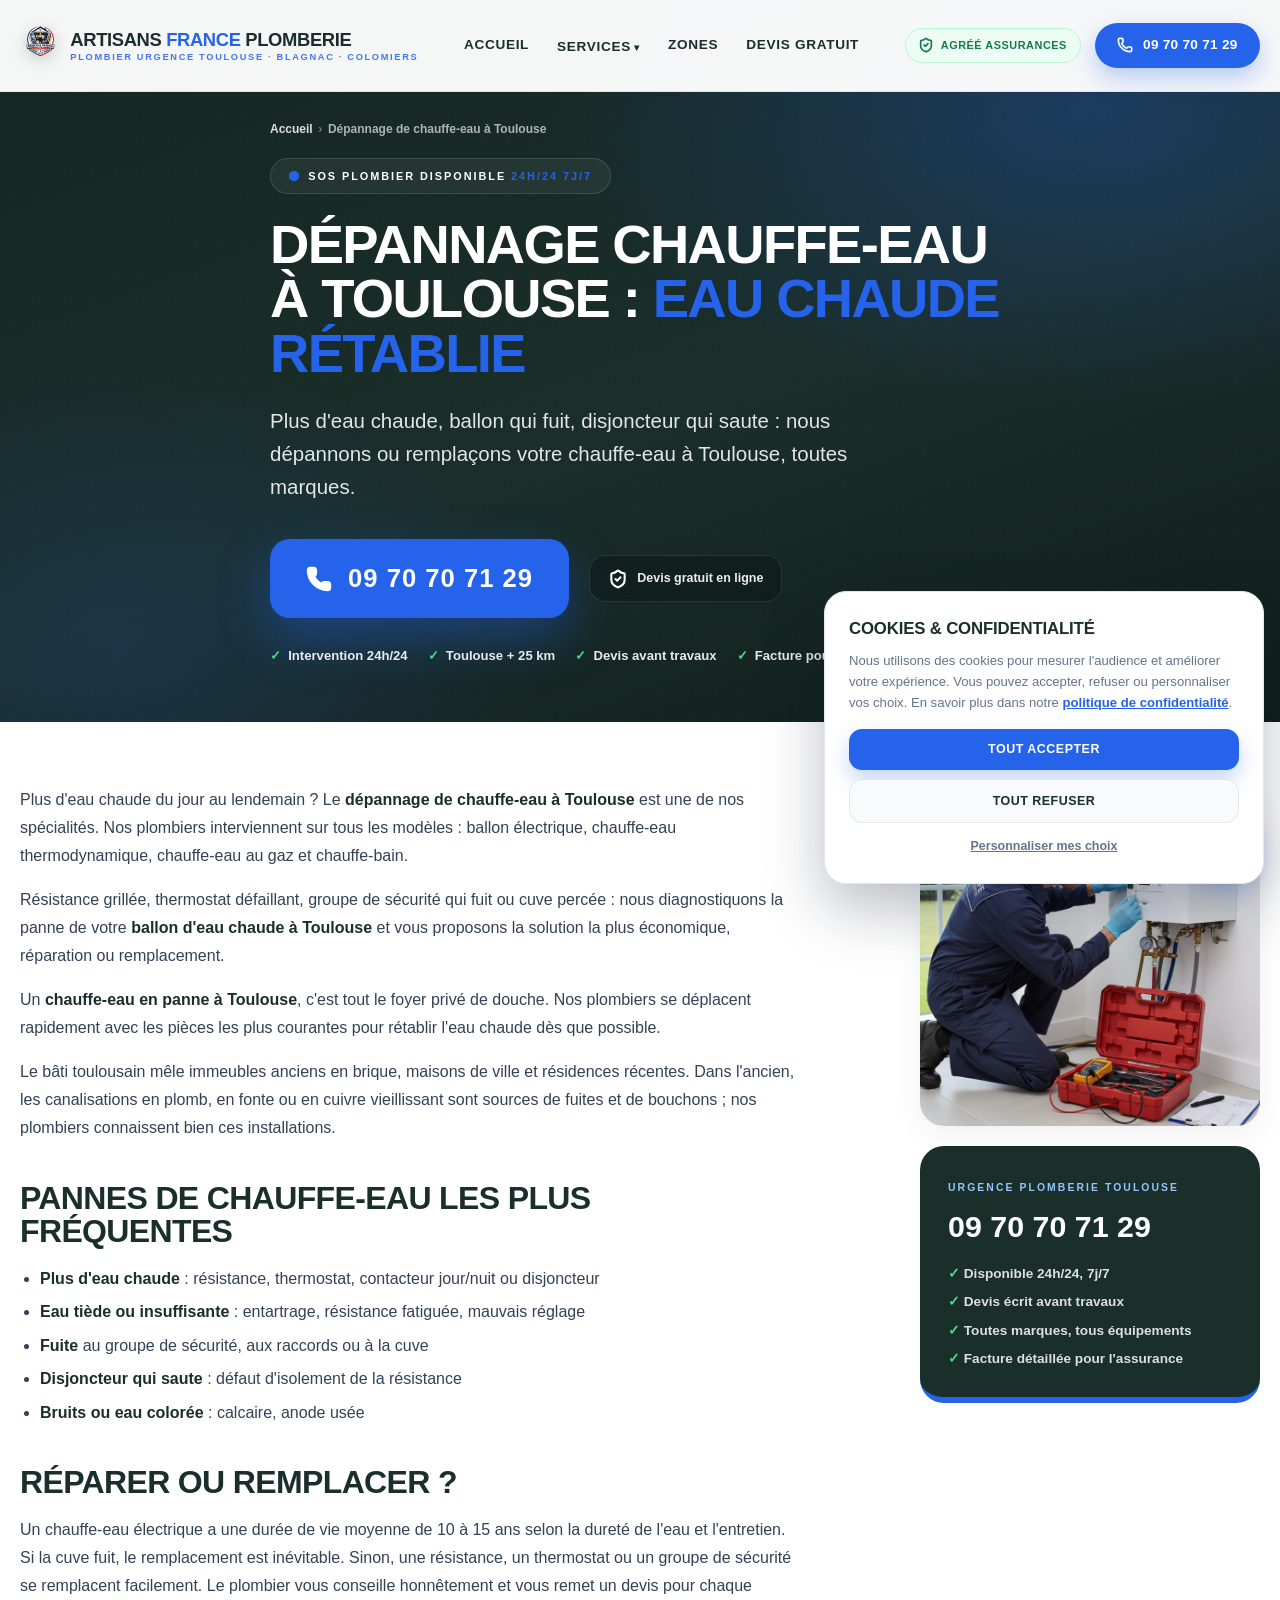
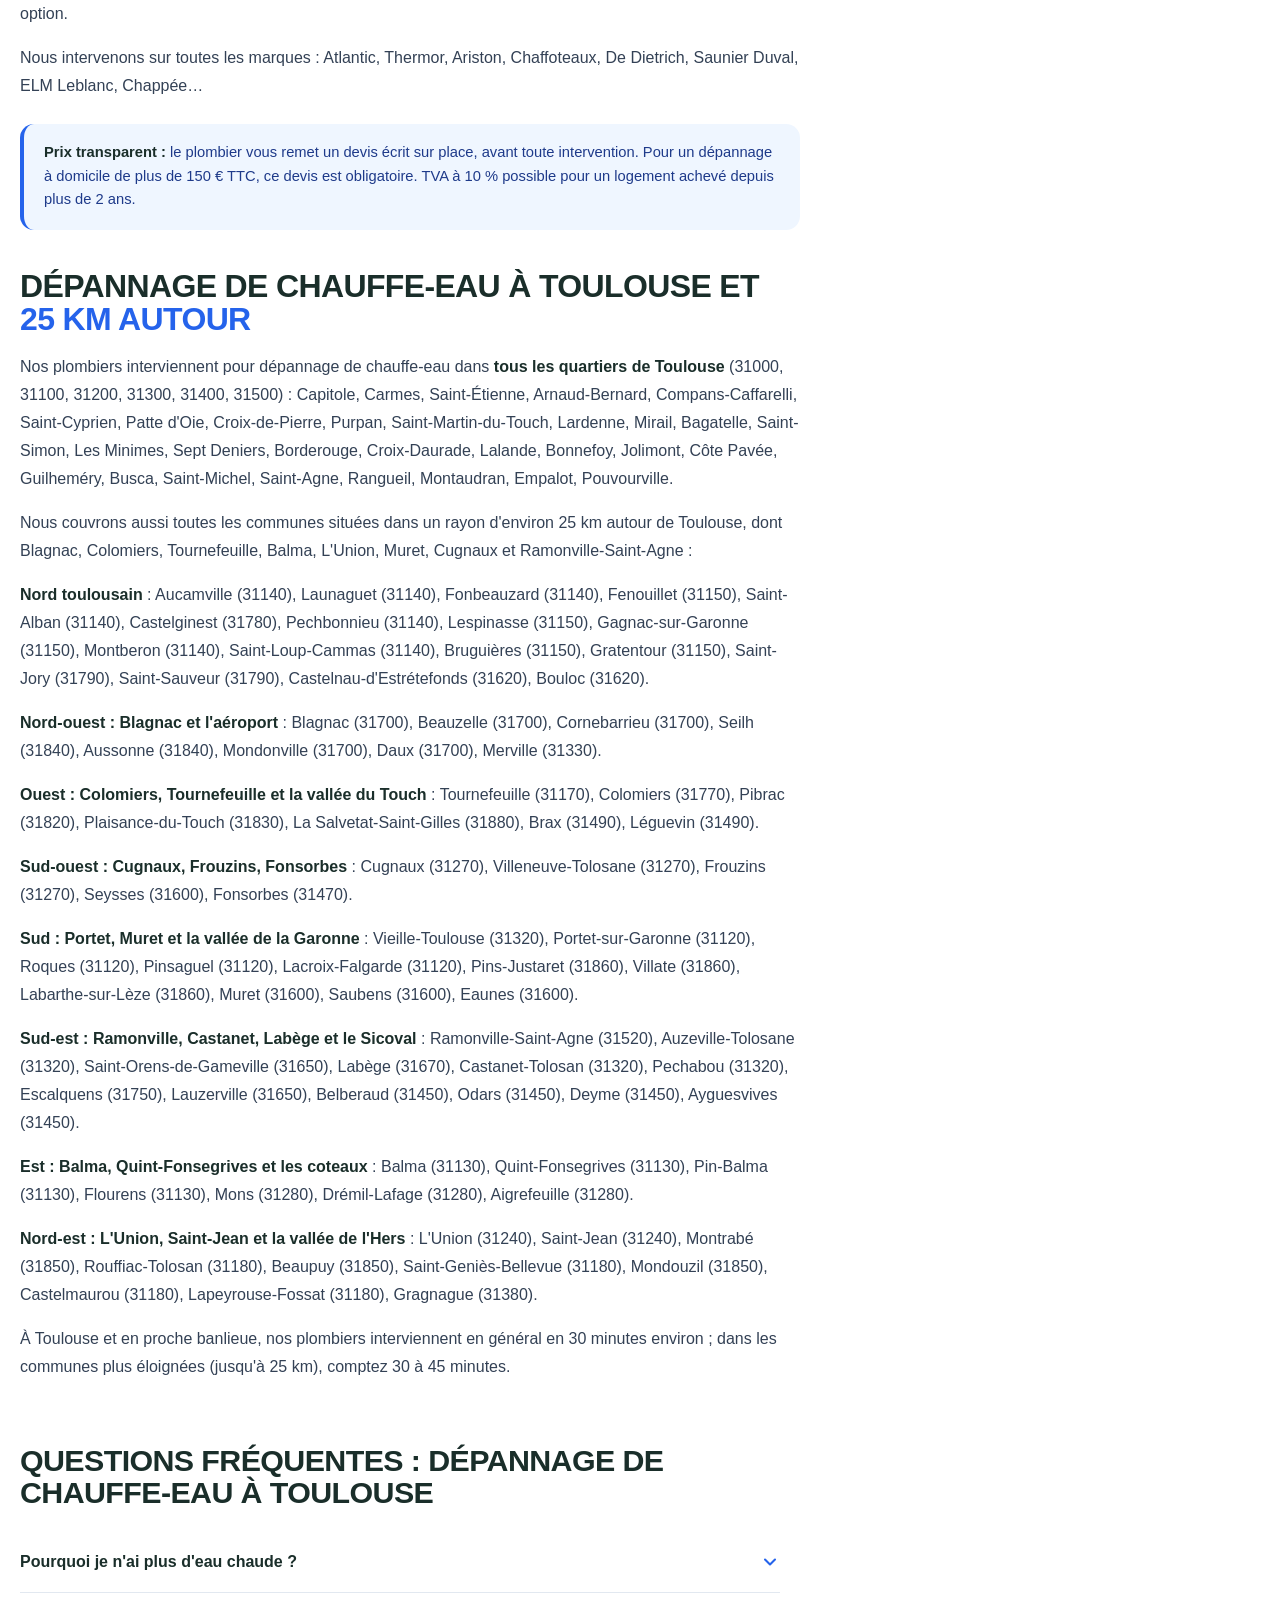
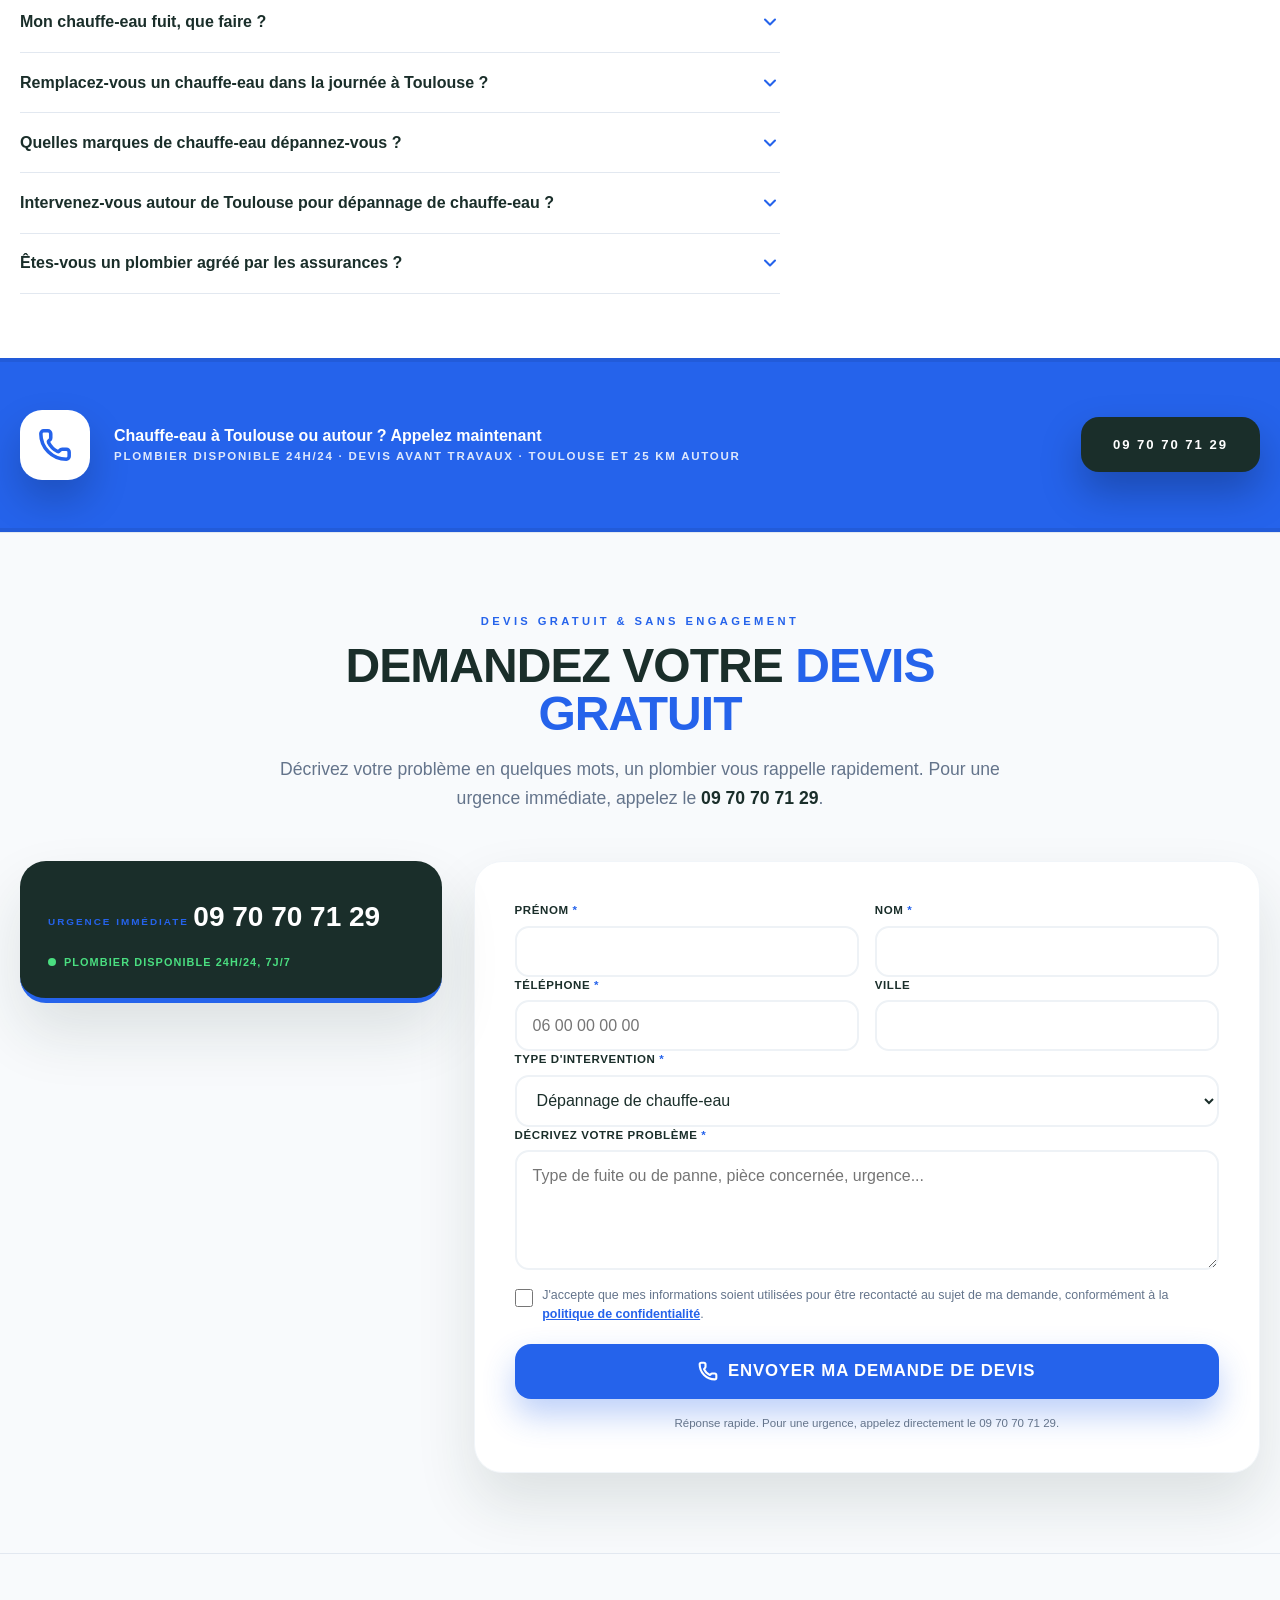
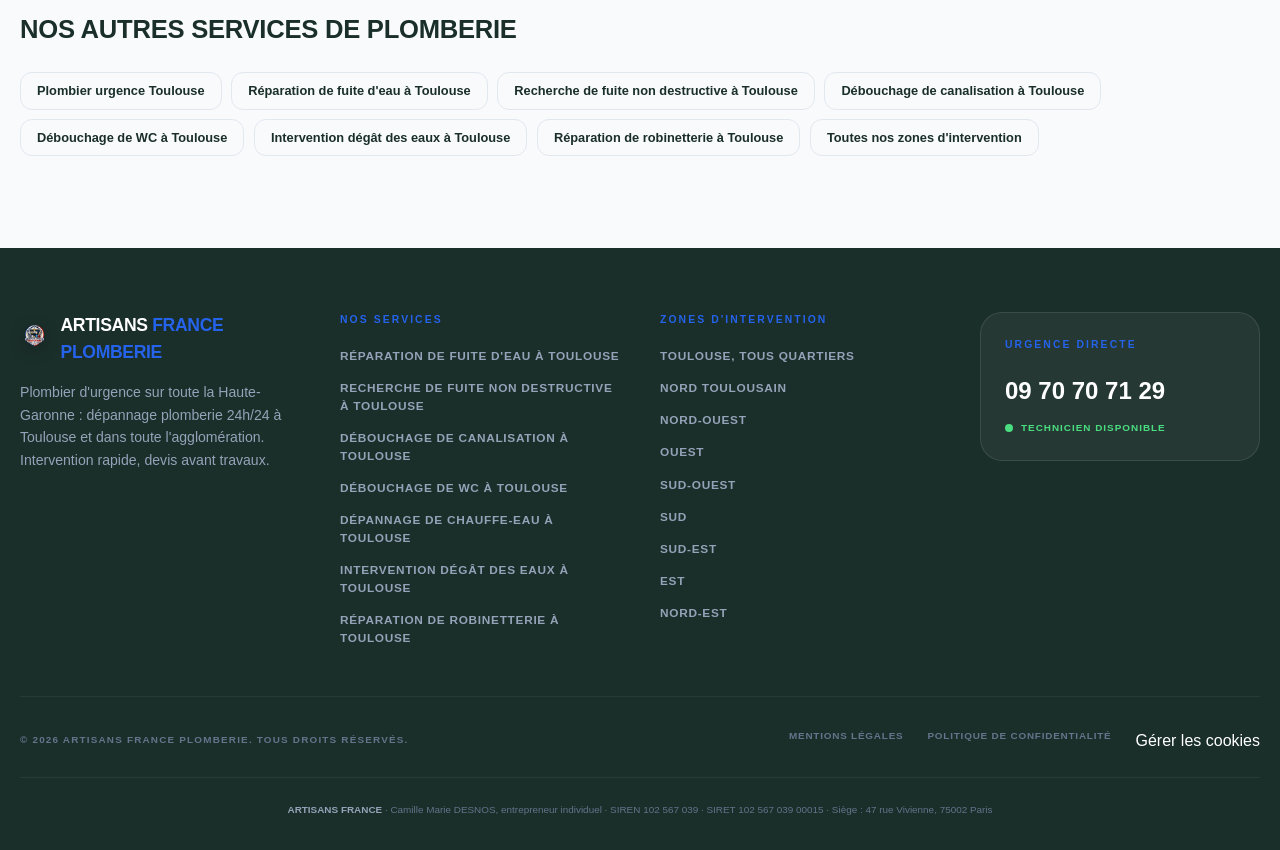
<file: depannage-chauffe-eau-toulouse/index.html>
<!DOCTYPE html>
<html lang="fr">
<head>
    <meta charset="utf-8">
    <meta name="viewport" content="width=device-width, initial-scale=1">
    <!-- Google Tag Manager -->
    <script>(function(w,d,s,l,i){w[l]=w[l]||[];w[l].push({'gtm.start':
    new Date().getTime(),event:'gtm.js'});var f=d.getElementsByTagName(s)[0],
    j=d.createElement(s),dl=l!='dataLayer'?'&l='+l:'';j.async=true;j.src=
    'https://www.googletagmanager.com/gtm.js?id='+i+dl;f.parentNode.insertBefore(j,f);
    })(window,document,'script','dataLayer','GTM-PZ6QSD93');</script>
    <!-- End Google Tag Manager -->
    <script>
        window.dataLayer = window.dataLayer || [];
        function gtag() { dataLayer.push(arguments); }
        gtag('consent', 'default', {
            ad_storage: 'denied', ad_user_data: 'denied', ad_personalization: 'denied',
            analytics_storage: 'denied', functionality_storage: 'granted', security_storage: 'granted',
            wait_for_update: 500
        });
    </script>
    <script async src="https://www.googletagmanager.com/gtag/js?id=GT-T944WWWS"></script>
    <script>
        gtag('js', new Date());
        gtag('config', 'GT-T944WWWS');
    </script>
    <title>Dépannage chauffe-eau Toulouse (31000) – Plombier 24h/24</title>
    <meta name="description" content="Chauffe-eau en panne à Toulouse ? Dépannage et remplacement de ballon d&#x27;eau chaude toutes marques, 24h/24. Devis avant travaux.">
    <meta name="robots" content="index, follow, max-image-preview:large">
    <link rel="canonical" href="https://plomberietoulouse.artisansfrance.com/depannage-chauffe-eau-toulouse/">
    <link rel="icon" type="image/png" sizes="32x32" href="/images/favicon-32.png">
    <link rel="icon" type="image/png" sizes="16x16" href="/images/favicon-16.png">
    <link rel="apple-touch-icon" sizes="180x180" href="/images/apple-touch-icon.png">
    <meta name="theme-color" content="#1a2e2a">
    <meta name="geo.region" content="FR-31">
    <meta property="og:type" content="website">
    <meta property="og:locale" content="fr_FR">
    <meta property="og:site_name" content="Artisans France Plomberie">
    <meta property="og:title" content="Dépannage chauffe-eau Toulouse (31000) – Plombier 24h/24">
    <meta property="og:description" content="Chauffe-eau en panne à Toulouse ? Dépannage et remplacement de ballon d&#x27;eau chaude toutes marques, 24h/24. Devis avant travaux.">
    <meta property="og:url" content="https://plomberietoulouse.artisansfrance.com/depannage-chauffe-eau-toulouse/">
    <meta property="og:image" content="https://plomberietoulouse.artisansfrance.com/images/chauffe-eau-panne-toulouse.jpg">
    <meta name="twitter:card" content="summary_large_image">
    <link rel="stylesheet" href="/assets/style.css?v=472cea1c3d">
    <script type="application/ld+json">
{
 "@context": "https://schema.org",
 "@type": "Service",
 "name": "Dépannage chauffe-eau à Toulouse : eau chaude rétablie",
 "serviceType": "Dépannage de chauffe-eau",
 "url": "https://plomberietoulouse.artisansfrance.com/depannage-chauffe-eau-toulouse/",
 "description": "Chauffe-eau en panne à Toulouse ? Dépannage et remplacement de ballon d'eau chaude toutes marques, 24h/24. Devis avant travaux.",
 "provider": {
  "@type": [
   "Plumber",
   "EmergencyService"
  ],
  "@id": "https://plomberietoulouse.artisansfrance.com/#business",
  "name": "Artisans France Plomberie",
  "url": "https://plomberietoulouse.artisansfrance.com/",
  "telephone": "+33970707129",
  "image": "https://plomberietoulouse.artisansfrance.com/images/plombier-agree-toulouse.jpg",
  "logo": "https://plomberietoulouse.artisansfrance.com/images/logo.png",
  "priceRange": "€€",
  "address": {
   "@type": "PostalAddress",
   "addressLocality": "Toulouse",
   "postalCode": "31000",
   "addressRegion": "Haute-Garonne",
   "addressCountry": "FR"
  },
  "openingHoursSpecification": {
   "@type": "OpeningHoursSpecification",
   "dayOfWeek": [
    "Monday",
    "Tuesday",
    "Wednesday",
    "Thursday",
    "Friday",
    "Saturday",
    "Sunday"
   ],
   "opens": "00:00",
   "closes": "23:59"
  }
 },
 "areaServed": [
  {
   "@type": "City",
   "name": "Toulouse"
  },
  {
   "@type": "City",
   "name": "Aucamville",
   "address": {
    "@type": "PostalAddress",
    "postalCode": "31140",
    "addressLocality": "Aucamville",
    "addressCountry": "FR"
   }
  },
  {
   "@type": "City",
   "name": "Fonbeauzard",
   "address": {
    "@type": "PostalAddress",
    "postalCode": "31140",
    "addressLocality": "Fonbeauzard",
    "addressCountry": "FR"
   }
  },
  {
   "@type": "City",
   "name": "Launaguet",
   "address": {
    "@type": "PostalAddress",
    "postalCode": "31140",
    "addressLocality": "Launaguet",
    "addressCountry": "FR"
   }
  },
  {
   "@type": "City",
   "name": "Saint-Alban",
   "address": {
    "@type": "PostalAddress",
    "postalCode": "31140",
    "addressLocality": "Saint-Alban",
    "addressCountry": "FR"
   }
  },
  {
   "@type": "City",
   "name": "Fenouillet",
   "address": {
    "@type": "PostalAddress",
    "postalCode": "31150",
    "addressLocality": "Fenouillet",
    "addressCountry": "FR"
   }
  },
  {
   "@type": "City",
   "name": "Castelginest",
   "address": {
    "@type": "PostalAddress",
    "postalCode": "31780",
    "addressLocality": "Castelginest",
    "addressCountry": "FR"
   }
  },
  {
   "@type": "City",
   "name": "Pechbonnieu",
   "address": {
    "@type": "PostalAddress",
    "postalCode": "31140",
    "addressLocality": "Pechbonnieu",
    "addressCountry": "FR"
   }
  },
  {
   "@type": "City",
   "name": "Montberon",
   "address": {
    "@type": "PostalAddress",
    "postalCode": "31140",
    "addressLocality": "Montberon",
    "addressCountry": "FR"
   }
  },
  {
   "@type": "City",
   "name": "Saint-Loup-Cammas",
   "address": {
    "@type": "PostalAddress",
    "postalCode": "31140",
    "addressLocality": "Saint-Loup-Cammas",
    "addressCountry": "FR"
   }
  },
  {
   "@type": "City",
   "name": "Bruguières",
   "address": {
    "@type": "PostalAddress",
    "postalCode": "31150",
    "addressLocality": "Bruguières",
    "addressCountry": "FR"
   }
  },
  {
   "@type": "City",
   "name": "Gratentour",
   "address": {
    "@type": "PostalAddress",
    "postalCode": "31150",
    "addressLocality": "Gratentour",
    "addressCountry": "FR"
   }
  },
  {
   "@type": "City",
   "name": "Lespinasse",
   "address": {
    "@type": "PostalAddress",
    "postalCode": "31150",
    "addressLocality": "Lespinasse",
    "addressCountry": "FR"
   }
  },
  {
   "@type": "City",
   "name": "Gagnac-sur-Garonne",
   "address": {
    "@type": "PostalAddress",
    "postalCode": "31150",
    "addressLocality": "Gagnac-sur-Garonne",
    "addressCountry": "FR"
   }
  },
  {
   "@type": "City",
   "name": "Saint-Jory",
   "address": {
    "@type": "PostalAddress",
    "postalCode": "31790",
    "addressLocality": "Saint-Jory",
    "addressCountry": "FR"
   }
  },
  {
   "@type": "City",
   "name": "Saint-Sauveur",
   "address": {
    "@type": "PostalAddress",
    "postalCode": "31790",
    "addressLocality": "Saint-Sauveur",
    "addressCountry": "FR"
   }
  },
  {
   "@type": "City",
   "name": "Castelnau-d'Estrétefonds",
   "address": {
    "@type": "PostalAddress",
    "postalCode": "31620",
    "addressLocality": "Castelnau-d'Estrétefonds",
    "addressCountry": "FR"
   }
  },
  {
   "@type": "City",
   "name": "Bouloc",
   "address": {
    "@type": "PostalAddress",
    "postalCode": "31620",
    "addressLocality": "Bouloc",
    "addressCountry": "FR"
   }
  },
  {
   "@type": "City",
   "name": "Blagnac",
   "address": {
    "@type": "PostalAddress",
    "postalCode": "31700",
    "addressLocality": "Blagnac",
    "addressCountry": "FR"
   }
  },
  {
   "@type": "City",
   "name": "Beauzelle",
   "address": {
    "@type": "PostalAddress",
    "postalCode": "31700",
    "addressLocality": "Beauzelle",
    "addressCountry": "FR"
   }
  },
  {
   "@type": "City",
   "name": "Cornebarrieu",
   "address": {
    "@type": "PostalAddress",
    "postalCode": "31700",
    "addressLocality": "Cornebarrieu",
    "addressCountry": "FR"
   }
  },
  {
   "@type": "City",
   "name": "Mondonville",
   "address": {
    "@type": "PostalAddress",
    "postalCode": "31700",
    "addressLocality": "Mondonville",
    "addressCountry": "FR"
   }
  },
  {
   "@type": "City",
   "name": "Daux",
   "address": {
    "@type": "PostalAddress",
    "postalCode": "31700",
    "addressLocality": "Daux",
    "addressCountry": "FR"
   }
  },
  {
   "@type": "City",
   "name": "Seilh",
   "address": {
    "@type": "PostalAddress",
    "postalCode": "31840",
    "addressLocality": "Seilh",
    "addressCountry": "FR"
   }
  },
  {
   "@type": "City",
   "name": "Aussonne",
   "address": {
    "@type": "PostalAddress",
    "postalCode": "31840",
    "addressLocality": "Aussonne",
    "addressCountry": "FR"
   }
  },
  {
   "@type": "City",
   "name": "Merville",
   "address": {
    "@type": "PostalAddress",
    "postalCode": "31330",
    "addressLocality": "Merville",
    "addressCountry": "FR"
   }
  },
  {
   "@type": "City",
   "name": "Colomiers",
   "address": {
    "@type": "PostalAddress",
    "postalCode": "31770",
    "addressLocality": "Colomiers",
    "addressCountry": "FR"
   }
  },
  {
   "@type": "City",
   "name": "Tournefeuille",
   "address": {
    "@type": "PostalAddress",
    "postalCode": "31170",
    "addressLocality": "Tournefeuille",
    "addressCountry": "FR"
   }
  },
  {
   "@type": "City",
   "name": "Pibrac",
   "address": {
    "@type": "PostalAddress",
    "postalCode": "31820",
    "addressLocality": "Pibrac",
    "addressCountry": "FR"
   }
  },
  {
   "@type": "City",
   "name": "Brax",
   "address": {
    "@type": "PostalAddress",
    "postalCode": "31490",
    "addressLocality": "Brax",
    "addressCountry": "FR"
   }
  },
  {
   "@type": "City",
   "name": "Léguevin",
   "address": {
    "@type": "PostalAddress",
    "postalCode": "31490",
    "addressLocality": "Léguevin",
    "addressCountry": "FR"
   }
  },
  {
   "@type": "City",
   "name": "Plaisance-du-Touch",
   "address": {
    "@type": "PostalAddress",
    "postalCode": "31830",
    "addressLocality": "Plaisance-du-Touch",
    "addressCountry": "FR"
   }
  },
  {
   "@type": "City",
   "name": "La Salvetat-Saint-Gilles",
   "address": {
    "@type": "PostalAddress",
    "postalCode": "31880",
    "addressLocality": "La Salvetat-Saint-Gilles",
    "addressCountry": "FR"
   }
  },
  {
   "@type": "City",
   "name": "Cugnaux",
   "address": {
    "@type": "PostalAddress",
    "postalCode": "31270",
    "addressLocality": "Cugnaux",
    "addressCountry": "FR"
   }
  },
  {
   "@type": "City",
   "name": "Villeneuve-Tolosane",
   "address": {
    "@type": "PostalAddress",
    "postalCode": "31270",
    "addressLocality": "Villeneuve-Tolosane",
    "addressCountry": "FR"
   }
  },
  {
   "@type": "City",
   "name": "Frouzins",
   "address": {
    "@type": "PostalAddress",
    "postalCode": "31270",
    "addressLocality": "Frouzins",
    "addressCountry": "FR"
   }
  },
  {
   "@type": "City",
   "name": "Seysses",
   "address": {
    "@type": "PostalAddress",
    "postalCode": "31600",
    "addressLocality": "Seysses",
    "addressCountry": "FR"
   }
  },
  {
   "@type": "City",
   "name": "Fonsorbes",
   "address": {
    "@type": "PostalAddress",
    "postalCode": "31470",
    "addressLocality": "Fonsorbes",
    "addressCountry": "FR"
   }
  },
  {
   "@type": "City",
   "name": "Portet-sur-Garonne",
   "address": {
    "@type": "PostalAddress",
    "postalCode": "31120",
    "addressLocality": "Portet-sur-Garonne",
    "addressCountry": "FR"
   }
  },
  {
   "@type": "City",
   "name": "Roques",
   "address": {
    "@type": "PostalAddress",
    "postalCode": "31120",
    "addressLocality": "Roques",
    "addressCountry": "FR"
   }
  },
  {
   "@type": "City",
   "name": "Pinsaguel",
   "address": {
    "@type": "PostalAddress",
    "postalCode": "31120",
    "addressLocality": "Pinsaguel",
    "addressCountry": "FR"
   }
  },
  {
   "@type": "City",
   "name": "Lacroix-Falgarde",
   "address": {
    "@type": "PostalAddress",
    "postalCode": "31120",
    "addressLocality": "Lacroix-Falgarde",
    "addressCountry": "FR"
   }
  },
  {
   "@type": "City",
   "name": "Vieille-Toulouse",
   "address": {
    "@type": "PostalAddress",
    "postalCode": "31320",
    "addressLocality": "Vieille-Toulouse",
    "addressCountry": "FR"
   }
  },
  {
   "@type": "City",
   "name": "Pins-Justaret",
   "address": {
    "@type": "PostalAddress",
    "postalCode": "31860",
    "addressLocality": "Pins-Justaret",
    "addressCountry": "FR"
   }
  },
  {
   "@type": "City",
   "name": "Villate",
   "address": {
    "@type": "PostalAddress",
    "postalCode": "31860",
    "addressLocality": "Villate",
    "addressCountry": "FR"
   }
  },
  {
   "@type": "City",
   "name": "Labarthe-sur-Lèze",
   "address": {
    "@type": "PostalAddress",
    "postalCode": "31860",
    "addressLocality": "Labarthe-sur-Lèze",
    "addressCountry": "FR"
   }
  },
  {
   "@type": "City",
   "name": "Muret",
   "address": {
    "@type": "PostalAddress",
    "postalCode": "31600",
    "addressLocality": "Muret",
    "addressCountry": "FR"
   }
  },
  {
   "@type": "City",
   "name": "Eaunes",
   "address": {
    "@type": "PostalAddress",
    "postalCode": "31600",
    "addressLocality": "Eaunes",
    "addressCountry": "FR"
   }
  },
  {
   "@type": "City",
   "name": "Saubens",
   "address": {
    "@type": "PostalAddress",
    "postalCode": "31600",
    "addressLocality": "Saubens",
    "addressCountry": "FR"
   }
  },
  {
   "@type": "City",
   "name": "Ramonville-Saint-Agne",
   "address": {
    "@type": "PostalAddress",
    "postalCode": "31520",
    "addressLocality": "Ramonville-Saint-Agne",
    "addressCountry": "FR"
   }
  },
  {
   "@type": "City",
   "name": "Auzeville-Tolosane",
   "address": {
    "@type": "PostalAddress",
    "postalCode": "31320",
    "addressLocality": "Auzeville-Tolosane",
    "addressCountry": "FR"
   }
  },
  {
   "@type": "City",
   "name": "Castanet-Tolosan",
   "address": {
    "@type": "PostalAddress",
    "postalCode": "31320",
    "addressLocality": "Castanet-Tolosan",
    "addressCountry": "FR"
   }
  },
  {
   "@type": "City",
   "name": "Pechabou",
   "address": {
    "@type": "PostalAddress",
    "postalCode": "31320",
    "addressLocality": "Pechabou",
    "addressCountry": "FR"
   }
  },
  {
   "@type": "City",
   "name": "Labège",
   "address": {
    "@type": "PostalAddress",
    "postalCode": "31670",
    "addressLocality": "Labège",
    "addressCountry": "FR"
   }
  },
  {
   "@type": "City",
   "name": "Escalquens",
   "address": {
    "@type": "PostalAddress",
    "postalCode": "31750",
    "addressLocality": "Escalquens",
    "addressCountry": "FR"
   }
  },
  {
   "@type": "City",
   "name": "Saint-Orens-de-Gameville",
   "address": {
    "@type": "PostalAddress",
    "postalCode": "31650",
    "addressLocality": "Saint-Orens-de-Gameville",
    "addressCountry": "FR"
   }
  },
  {
   "@type": "City",
   "name": "Lauzerville",
   "address": {
    "@type": "PostalAddress",
    "postalCode": "31650",
    "addressLocality": "Lauzerville",
    "addressCountry": "FR"
   }
  },
  {
   "@type": "City",
   "name": "Deyme",
   "address": {
    "@type": "PostalAddress",
    "postalCode": "31450",
    "addressLocality": "Deyme",
    "addressCountry": "FR"
   }
  },
  {
   "@type": "City",
   "name": "Belberaud",
   "address": {
    "@type": "PostalAddress",
    "postalCode": "31450",
    "addressLocality": "Belberaud",
    "addressCountry": "FR"
   }
  },
  {
   "@type": "City",
   "name": "Odars",
   "address": {
    "@type": "PostalAddress",
    "postalCode": "31450",
    "addressLocality": "Odars",
    "addressCountry": "FR"
   }
  },
  {
   "@type": "City",
   "name": "Ayguesvives",
   "address": {
    "@type": "PostalAddress",
    "postalCode": "31450",
    "addressLocality": "Ayguesvives",
    "addressCountry": "FR"
   }
  },
  {
   "@type": "City",
   "name": "Balma",
   "address": {
    "@type": "PostalAddress",
    "postalCode": "31130",
    "addressLocality": "Balma",
    "addressCountry": "FR"
   }
  },
  {
   "@type": "City",
   "name": "Quint-Fonsegrives",
   "address": {
    "@type": "PostalAddress",
    "postalCode": "31130",
    "addressLocality": "Quint-Fonsegrives",
    "addressCountry": "FR"
   }
  },
  {
   "@type": "City",
   "name": "Pin-Balma",
   "address": {
    "@type": "PostalAddress",
    "postalCode": "31130",
    "addressLocality": "Pin-Balma",
    "addressCountry": "FR"
   }
  },
  {
   "@type": "City",
   "name": "Flourens",
   "address": {
    "@type": "PostalAddress",
    "postalCode": "31130",
    "addressLocality": "Flourens",
    "addressCountry": "FR"
   }
  },
  {
   "@type": "City",
   "name": "Drémil-Lafage",
   "address": {
    "@type": "PostalAddress",
    "postalCode": "31280",
    "addressLocality": "Drémil-Lafage",
    "addressCountry": "FR"
   }
  },
  {
   "@type": "City",
   "name": "Mons",
   "address": {
    "@type": "PostalAddress",
    "postalCode": "31280",
    "addressLocality": "Mons",
    "addressCountry": "FR"
   }
  },
  {
   "@type": "City",
   "name": "Aigrefeuille",
   "address": {
    "@type": "PostalAddress",
    "postalCode": "31280",
    "addressLocality": "Aigrefeuille",
    "addressCountry": "FR"
   }
  },
  {
   "@type": "City",
   "name": "L'Union",
   "address": {
    "@type": "PostalAddress",
    "postalCode": "31240",
    "addressLocality": "L'Union",
    "addressCountry": "FR"
   }
  },
  {
   "@type": "City",
   "name": "Saint-Jean",
   "address": {
    "@type": "PostalAddress",
    "postalCode": "31240",
    "addressLocality": "Saint-Jean",
    "addressCountry": "FR"
   }
  },
  {
   "@type": "City",
   "name": "Montrabé",
   "address": {
    "@type": "PostalAddress",
    "postalCode": "31850",
    "addressLocality": "Montrabé",
    "addressCountry": "FR"
   }
  },
  {
   "@type": "City",
   "name": "Beaupuy",
   "address": {
    "@type": "PostalAddress",
    "postalCode": "31850",
    "addressLocality": "Beaupuy",
    "addressCountry": "FR"
   }
  },
  {
   "@type": "City",
   "name": "Mondouzil",
   "address": {
    "@type": "PostalAddress",
    "postalCode": "31850",
    "addressLocality": "Mondouzil",
    "addressCountry": "FR"
   }
  },
  {
   "@type": "City",
   "name": "Rouffiac-Tolosan",
   "address": {
    "@type": "PostalAddress",
    "postalCode": "31180",
    "addressLocality": "Rouffiac-Tolosan",
    "addressCountry": "FR"
   }
  },
  {
   "@type": "City",
   "name": "Castelmaurou",
   "address": {
    "@type": "PostalAddress",
    "postalCode": "31180",
    "addressLocality": "Castelmaurou",
    "addressCountry": "FR"
   }
  },
  {
   "@type": "City",
   "name": "Saint-Geniès-Bellevue",
   "address": {
    "@type": "PostalAddress",
    "postalCode": "31180",
    "addressLocality": "Saint-Geniès-Bellevue",
    "addressCountry": "FR"
   }
  },
  {
   "@type": "City",
   "name": "Lapeyrouse-Fossat",
   "address": {
    "@type": "PostalAddress",
    "postalCode": "31180",
    "addressLocality": "Lapeyrouse-Fossat",
    "addressCountry": "FR"
   }
  },
  {
   "@type": "City",
   "name": "Gragnague",
   "address": {
    "@type": "PostalAddress",
    "postalCode": "31380",
    "addressLocality": "Gragnague",
    "addressCountry": "FR"
   }
  }
 ],
 "availableChannel": {
  "@type": "ServiceChannel",
  "servicePhone": {
   "@type": "ContactPoint",
   "telephone": "+33970707129",
   "contactType": "Dépannage d'urgence",
   "availableLanguage": "French",
   "hoursAvailable": "Mo-Su 00:00-23:59"
  }
 }
}
    </script>
    <script type="application/ld+json">
{
 "@context": "https://schema.org",
 "@type": "BreadcrumbList",
 "itemListElement": [
  {
   "@type": "ListItem",
   "position": 1,
   "name": "Accueil",
   "item": "https://plomberietoulouse.artisansfrance.com/"
  },
  {
   "@type": "ListItem",
   "position": 2,
   "name": "Dépannage de chauffe-eau à Toulouse",
   "item": "https://plomberietoulouse.artisansfrance.com/depannage-chauffe-eau-toulouse/"
  }
 ]
}
    </script>
    <script type="application/ld+json">
{
 "@context": "https://schema.org",
 "@type": "FAQPage",
 "mainEntity": [
  {
   "@type": "Question",
   "name": "Pourquoi je n'ai plus d'eau chaude ?",
   "acceptedAnswer": {
    "@type": "Answer",
    "text": "Vérifiez d'abord le disjoncteur du chauffe-eau sur le tableau électrique et le contacteur heures creuses. Si tout est en place, la panne vient souvent de la résistance ou du thermostat. Un plombier peut les tester et les remplacer sur place."
   }
  },
  {
   "@type": "Question",
   "name": "Mon chauffe-eau fuit, que faire ?",
   "acceptedAnswer": {
    "@type": "Answer",
    "text": "Coupez l'alimentation électrique du chauffe-eau au tableau, puis fermez l'arrivée d'eau froide (robinet du groupe de sécurité). Appelez ensuite un plombier : une fuite au groupe de sécurité se répare facilement, une fuite de cuve impose un remplacement."
   }
  },
  {
   "@type": "Question",
   "name": "Remplacez-vous un chauffe-eau dans la journée à Toulouse ?",
   "acceptedAnswer": {
    "@type": "Answer",
    "text": "Lorsque le modèle est disponible, le remplacement peut souvent être réalisé rapidement. Le plombier vous indique les délais et le prix exact sur devis."
   }
  },
  {
   "@type": "Question",
   "name": "Quelles marques de chauffe-eau dépannez-vous ?",
   "acceptedAnswer": {
    "@type": "Answer",
    "text": "Toutes les marques du marché : Atlantic, Thermor, Ariston, Chaffoteaux, De Dietrich, Saunier Duval, ELM Leblanc, Chappée et bien d'autres."
   }
  },
  {
   "@type": "Question",
   "name": "Intervenez-vous autour de Toulouse pour dépannage de chauffe-eau ?",
   "acceptedAnswer": {
    "@type": "Answer",
    "text": "Oui, nous intervenons dans toutes les communes à environ 25 km autour de Toulouse : Blagnac, Colomiers, Tournefeuille, Balma, L'Union, Muret, Cugnaux et Ramonville-Saint-Agne, mais aussi Aucamville, Fonbeauzard, Launaguet, Saint-Alban, Fenouillet, Castelginest, Pechbonnieu, Lespinasse, Gagnac-sur-Garonne, Beauzelle, Cornebarrieu, Seilh, Villeneuve-Tolosane, Portet-sur-Garonne, Roques, Vieille-Toulouse, Auzeville-Tolosane, Castanet-Tolosan, Labège, Saint-Orens-de-Gameville, Quint-Fonsegrives, Pin-Balma, Flourens, Mons, Saint-Jean, Montrabé, Beaupuy, Rouffiac-Tolosan, Saint-Geniès-B et toutes les communes listées sur notre page zones d'intervention."
   }
  },
  {
   "@type": "Question",
   "name": "Êtes-vous un plombier agréé par les assurances ?",
   "acceptedAnswer": {
    "@type": "Answer",
    "text": "Nous travaillons avec toutes les compagnies d'assurance habitation. Nos factures et rapports d'intervention détaillés sont acceptés pour vos déclarations de sinistre dégât des eaux."
   }
  }
 ]
}
    </script>
</head>
<body>
    <noscript><iframe src="https://www.googletagmanager.com/ns.html?id=GTM-PZ6QSD93" height="0" width="0" style="display:none;visibility:hidden"></iframe></noscript>
    <a href="#main" class="sr-only">Aller au contenu</a>

    <header class="site-header">
        <div class="container">
            <a href="/" class="brand" aria-label="Artisans France Plomberie, accueil">
                <span class="brand-mark" aria-hidden="true"><img src="/images/logo.png" alt="" width="163" height="240"></span>
                <span class="brand-text">
                    <span class="brand-name">Artisans <em>France</em> Plomberie</span>
                    <span class="brand-tagline">Plombier Urgence Toulouse · Blagnac · Colomiers</span>
                </span>
            </a>
            <nav class="main-nav" aria-label="Navigation principale">
                <a href="/">Accueil</a>
                <div class="nav-drop">
                    <a href="/#services">Services</a>
                    <div class="nav-drop-menu">
                        <a href="/fuite-d-eau-toulouse/">Réparation de fuite d'eau</a>
                        <a href="/recherche-de-fuite-toulouse/">Recherche de fuite non destructive</a>
                        <a href="/debouchage-canalisation-toulouse/">Débouchage de canalisation</a>
                        <a href="/debouchage-wc-toulouse/">Débouchage de WC</a>
                        <a href="/depannage-chauffe-eau-toulouse/">Dépannage de chauffe-eau</a>
                        <a href="/degat-des-eaux-toulouse/">Intervention dégât des eaux</a>
                        <a href="/reparation-robinet-toulouse/">Réparation de robinetterie</a>
                    </div>
                </div>
                <a href="/zones-intervention/">Zones</a>
                <a href="#contact">Devis gratuit</a>
            </nav>
            <div class="header-cta">
                <span class="assur-badge"><svg xmlns="http://www.w3.org/2000/svg" width="16" height="16" viewBox="0 0 24 24" fill="none" stroke="currentColor" stroke-width="2.5" stroke-linecap="round" stroke-linejoin="round" aria-hidden="true"><path d="M20 13c0 5-3.5 7.5-7.66 8.95a1 1 0 0 1-.67-.01C7.5 20.5 4 18 4 13V6a1 1 0 0 1 1-1c2 0 4.5-1.2 6.24-2.72a1.17 1.17 0 0 1 1.52 0C14.51 3.81 17 5 19 5a1 1 0 0 1 1 1z"></path><path d="m9 12 2 2 4-4"></path></svg> Agréé Assurances</span>
                <a href="tel:+33970707129" class="call-btn"><svg xmlns="http://www.w3.org/2000/svg" width="16" height="16" viewBox="0 0 24 24" fill="none" stroke="currentColor" stroke-width="2.5" stroke-linecap="round" stroke-linejoin="round" aria-hidden="true"><path d="M13.832 16.568a1 1 0 0 0 1.213-.303l.355-.465A2 2 0 0 1 17 15h3a2 2 0 0 1 2 2v3a2 2 0 0 1-2 2A18 18 0 0 1 2 4a2 2 0 0 1 2-2h3a2 2 0 0 1 2 2v3a2 2 0 0 1-.8 1.6l-.468.351a1 1 0 0 0-.292 1.233 14 14 0 0 0 6.392 6.384"></path></svg><span>09 70 70 71 29</span></a>
            </div>
            <button type="button" class="burger" aria-label="Ouvrir le menu" aria-controls="mobile-menu" aria-expanded="false">
                <svg xmlns="http://www.w3.org/2000/svg" width="24" height="24" viewBox="0 0 24 24" fill="none" stroke="currentColor" stroke-width="2.5" stroke-linecap="round" stroke-linejoin="round" aria-hidden="true"><path d="M4 6h16"></path><path d="M4 12h16"></path><path d="M4 18h16"></path></svg>
            </button>
        </div>
    </header>
    <div id="mobile-menu" class="mobile-menu" role="dialog" aria-label="Menu de navigation">
        <div class="mobile-menu-head">
            <span class="brand-name">Artisans <em style="color:#2563EB;font-style:normal;">France</em> Plomberie</span>
            <button type="button" class="burger" aria-label="Fermer le menu"><svg xmlns="http://www.w3.org/2000/svg" width="22" height="22" viewBox="0 0 24 24" fill="none" stroke="currentColor" stroke-width="2.5" stroke-linecap="round" stroke-linejoin="round" aria-hidden="true"><path d="M18 6 6 18"></path><path d="m6 6 12 12"></path></svg></button>
        </div>
        <div class="mobile-menu-body">
            <a href="tel:+33970707129" class="mobile-call-card">
                <span class="mobile-call-icon"><svg xmlns="http://www.w3.org/2000/svg" width="22" height="22" viewBox="0 0 24 24" fill="none" stroke="currentColor" stroke-width="2.5" stroke-linecap="round" stroke-linejoin="round" aria-hidden="true"><path d="M13.832 16.568a1 1 0 0 0 1.213-.303l.355-.465A2 2 0 0 1 17 15h3a2 2 0 0 1 2 2v3a2 2 0 0 1-2 2A18 18 0 0 1 2 4a2 2 0 0 1 2-2h3a2 2 0 0 1 2 2v3a2 2 0 0 1-.8 1.6l-.468.351a1 1 0 0 0-.292 1.233 14 14 0 0 0 6.392 6.384"></path></svg></span>
                <span><span>Urgence 24h/7j</span><strong>09 70 70 71 29</strong></span>
            </a>
            <nav class="mobile-nav" aria-label="Navigation mobile">
                <a href="/">Accueil</a>
                <a href="/#services">Services</a>
                <a class="sub" href="/fuite-d-eau-toulouse/">Réparation de fuite d'eau</a>
                <a class="sub" href="/recherche-de-fuite-toulouse/">Recherche de fuite non destructive</a>
                <a class="sub" href="/debouchage-canalisation-toulouse/">Débouchage de canalisation</a>
                <a class="sub" href="/debouchage-wc-toulouse/">Débouchage de WC</a>
                <a class="sub" href="/depannage-chauffe-eau-toulouse/">Dépannage de chauffe-eau</a>
                <a class="sub" href="/degat-des-eaux-toulouse/">Intervention dégât des eaux</a>
                <a class="sub" href="/reparation-robinet-toulouse/">Réparation de robinetterie</a>
                <a href="/zones-intervention/">Zones d'intervention</a>
                <a href="#contact">Devis gratuit</a>
            </nav>
            <div class="mobile-menu-foot"><svg xmlns="http://www.w3.org/2000/svg" width="14" height="14" viewBox="0 0 24 24" fill="none" stroke="currentColor" stroke-width="2.5" stroke-linecap="round" stroke-linejoin="round" aria-hidden="true"><path d="M20 13c0 5-3.5 7.5-7.66 8.95a1 1 0 0 1-.67-.01C7.5 20.5 4 18 4 13V6a1 1 0 0 1 1-1c2 0 4.5-1.2 6.24-2.72a1.17 1.17 0 0 1 1.52 0C14.51 3.81 17 5 19 5a1 1 0 0 1 1 1z"></path><path d="m9 12 2 2 4-4"></path></svg><span>Agréé toutes assurances</span></div>
        </div>
    </div>
    <main id="main">
        <section id="accueil" class="hero hero-sub">
            <div class="container hero-inner">
                <nav class="breadcrumb" aria-label="Fil d'Ariane"><ol><li><a href="/">Accueil</a></li><li aria-current="page">Dépannage de chauffe-eau à Toulouse</li></ol></nav>
                <div class="hero-badge"><span class="pulse-dot" aria-hidden="true"></span><span>SOS PLOMBIER DISPONIBLE <b>24H/24 7J/7</b></span></div>
                <h1>Dépannage chauffe-eau à Toulouse : <span class="accent">eau chaude rétablie</span></h1>
                <p class="lead">Plus d'eau chaude, ballon qui fuit, disjoncteur qui saute : nous dépannons ou remplaçons votre chauffe-eau à Toulouse, toutes marques.</p>
                <div class="hero-actions">
                    <a href="tel:+33970707129" class="hero-call"><svg xmlns="http://www.w3.org/2000/svg" width="26" height="26" viewBox="0 0 24 24" fill="currentColor" stroke="currentColor" stroke-width="2.5" stroke-linecap="round" stroke-linejoin="round" aria-hidden="true"><path d="M13.832 16.568a1 1 0 0 0 1.213-.303l.355-.465A2 2 0 0 1 17 15h3a2 2 0 0 1 2 2v3a2 2 0 0 1-2 2A18 18 0 0 1 2 4a2 2 0 0 1 2-2h3a2 2 0 0 1 2 2v3a2 2 0 0 1-.8 1.6l-.468.351a1 1 0 0 0-.292 1.233 14 14 0 0 0 6.392 6.384"></path></svg><span>09 70 70 71 29</span></a>
                    <a href="#contact" class="trust-chip" style="text-decoration:none;"><svg xmlns="http://www.w3.org/2000/svg" width="20" height="20" viewBox="0 0 24 24" fill="none" stroke="currentColor" stroke-width="2.5" stroke-linecap="round" stroke-linejoin="round" aria-hidden="true"><path d="M20 13c0 5-3.5 7.5-7.66 8.95a1 1 0 0 1-.67-.01C7.5 20.5 4 18 4 13V6a1 1 0 0 1 1-1c2 0 4.5-1.2 6.24-2.72a1.17 1.17 0 0 1 1.52 0C14.51 3.81 17 5 19 5a1 1 0 0 1 1 1z"></path><path d="m9 12 2 2 4-4"></path></svg><span>Devis gratuit en ligne</span></a>
                </div>
                <ul class="hero-points"><li>Intervention 24h/24</li><li>Toulouse + 25 km</li><li>Devis avant travaux</li><li>Facture pour l'assurance</li></ul>
            </div>
        </section>

        <section class="prose-section">
            <div class="container prose-grid">
                <article class="prose">
                    <p>Plus d'eau chaude du jour au lendemain ? Le <strong>dépannage de chauffe-eau à Toulouse</strong> est une de nos spécialités. Nos plombiers interviennent sur tous les modèles : ballon électrique, chauffe-eau thermodynamique, chauffe-eau au gaz et chauffe-bain.</p>
                    <p>Résistance grillée, thermostat défaillant, groupe de sécurité qui fuit ou cuve percée : nous diagnostiquons la panne de votre <strong>ballon d'eau chaude à Toulouse</strong> et vous proposons la solution la plus économique, réparation ou remplacement.</p><p>Un <strong>chauffe-eau en panne à Toulouse</strong>, c'est tout le foyer privé de douche. Nos plombiers se déplacent rapidement avec les pièces les plus courantes pour rétablir l'eau chaude dès que possible.</p>
                    <p>Le bâti toulousain mêle immeubles anciens en brique, maisons de ville et résidences récentes. Dans l'ancien, les canalisations en plomb, en fonte ou en cuivre vieillissant sont sources de fuites et de bouchons ; nos plombiers connaissent bien ces installations.</p>
                    <h2>Pannes de chauffe-eau les plus fréquentes</h2>
<ul><li><strong>Plus d'eau chaude</strong> : résistance, thermostat, contacteur jour/nuit ou disjoncteur</li><li><strong>Eau tiède ou insuffisante</strong> : entartrage, résistance fatiguée, mauvais réglage</li><li><strong>Fuite</strong> au groupe de sécurité, aux raccords ou à la cuve</li><li><strong>Disjoncteur qui saute</strong> : défaut d'isolement de la résistance</li><li><strong>Bruits ou eau colorée</strong> : calcaire, anode usée</li></ul>
<h2>Réparer ou remplacer ?</h2>
<p>Un chauffe-eau électrique a une durée de vie moyenne de 10 à 15 ans selon la dureté de l'eau et l'entretien. Si la cuve fuit, le remplacement est inévitable. Sinon, une résistance, un thermostat ou un groupe de sécurité se remplacent facilement. Le plombier vous conseille honnêtement et vous remet un devis pour chaque option.</p>
<p>Nous intervenons sur toutes les marques : Atlantic, Thermor, Ariston, Chaffoteaux, De Dietrich, Saunier Duval, ELM Leblanc, Chappée…</p>

                    <div class="info-box"><strong>Prix transparent :</strong> le plombier vous remet un devis écrit sur place, avant toute intervention. Pour un dépannage à domicile de plus de 150 € TTC, ce devis est obligatoire. TVA à 10 % possible pour un logement achevé depuis plus de 2 ans.</div>
                    
                    <h2>Dépannage de chauffe-eau à Toulouse et <span class="accent">25 km autour</span></h2>
                    <p>Nos plombiers interviennent pour dépannage de chauffe-eau dans <strong>tous les quartiers de Toulouse</strong> (31000, 31100, 31200, 31300, 31400, 31500) : Capitole, Carmes, Saint-Étienne, Arnaud-Bernard, Compans-Caffarelli, Saint-Cyprien, Patte d'Oie, Croix-de-Pierre, Purpan, Saint-Martin-du-Touch, Lardenne, Mirail, Bagatelle, Saint-Simon, Les Minimes, Sept Deniers, Borderouge, Croix-Daurade, Lalande, Bonnefoy, Jolimont, Côte Pavée, Guilheméry, Busca, Saint-Michel, Saint-Agne, Rangueil, Montaudran, Empalot, Pouvourville.</p>
                    <p>Nous couvrons aussi toutes les communes situées dans un rayon d'environ 25 km autour de Toulouse, dont Blagnac, Colomiers, Tournefeuille, Balma, L'Union, Muret, Cugnaux et Ramonville-Saint-Agne :</p>
                    <p><strong>Nord toulousain</strong> : Aucamville (31140), Launaguet (31140), Fonbeauzard (31140), Fenouillet (31150), Saint-Alban (31140), Castelginest (31780), Pechbonnieu (31140), Lespinasse (31150), Gagnac-sur-Garonne (31150), Montberon (31140), Saint-Loup-Cammas (31140), Bruguières (31150), Gratentour (31150), Saint-Jory (31790), Saint-Sauveur (31790), Castelnau-d'Estrétefonds (31620), Bouloc (31620).</p>
<p><strong>Nord-ouest : Blagnac et l'aéroport</strong> : Blagnac (31700), Beauzelle (31700), Cornebarrieu (31700), Seilh (31840), Aussonne (31840), Mondonville (31700), Daux (31700), Merville (31330).</p>
<p><strong>Ouest : Colomiers, Tournefeuille et la vallée du Touch</strong> : Tournefeuille (31170), Colomiers (31770), Pibrac (31820), Plaisance-du-Touch (31830), La Salvetat-Saint-Gilles (31880), Brax (31490), Léguevin (31490).</p>
<p><strong>Sud-ouest : Cugnaux, Frouzins, Fonsorbes</strong> : Cugnaux (31270), Villeneuve-Tolosane (31270), Frouzins (31270), Seysses (31600), Fonsorbes (31470).</p>
<p><strong>Sud : Portet, Muret et la vallée de la Garonne</strong> : Vieille-Toulouse (31320), Portet-sur-Garonne (31120), Roques (31120), Pinsaguel (31120), Lacroix-Falgarde (31120), Pins-Justaret (31860), Villate (31860), Labarthe-sur-Lèze (31860), Muret (31600), Saubens (31600), Eaunes (31600).</p>
<p><strong>Sud-est : Ramonville, Castanet, Labège et le Sicoval</strong> : Ramonville-Saint-Agne (31520), Auzeville-Tolosane (31320), Saint-Orens-de-Gameville (31650), Labège (31670), Castanet-Tolosan (31320), Pechabou (31320), Escalquens (31750), Lauzerville (31650), Belberaud (31450), Odars (31450), Deyme (31450), Ayguesvives (31450).</p>
<p><strong>Est : Balma, Quint-Fonsegrives et les coteaux</strong> : Balma (31130), Quint-Fonsegrives (31130), Pin-Balma (31130), Flourens (31130), Mons (31280), Drémil-Lafage (31280), Aigrefeuille (31280).</p>
<p><strong>Nord-est : L'Union, Saint-Jean et la vallée de l'Hers</strong> : L'Union (31240), Saint-Jean (31240), Montrabé (31850), Rouffiac-Tolosan (31180), Beaupuy (31850), Saint-Geniès-Bellevue (31180), Mondouzil (31850), Castelmaurou (31180), Lapeyrouse-Fossat (31180), Gragnague (31380).</p>
                    <p>À Toulouse et en proche banlieue, nos plombiers interviennent en général en 30 minutes environ ; dans les communes plus éloignées (jusqu'à 25 km), comptez 30 à 45 minutes.</p>
                    
                <div class="faq-block">
                    <h2 style="font-size:clamp(1.4rem, 3vw, 1.9rem);font-weight:900;text-transform:uppercase;letter-spacing:-.02em;margin-bottom:1.5rem;">Questions fréquentes : dépannage de chauffe-eau à Toulouse</h2>
                    <details class="faq-item">
                        <summary><span>Pourquoi je n'ai plus d'eau chaude ?</span><svg xmlns="http://www.w3.org/2000/svg" width="20" height="20" viewBox="0 0 24 24" fill="none" stroke="currentColor" stroke-width="2.5" stroke-linecap="round" stroke-linejoin="round" aria-hidden="true"><path d="m6 9 6 6 6-6"></path></svg></summary>
                        <p>Vérifiez d'abord le disjoncteur du chauffe-eau sur le tableau électrique et le contacteur heures creuses. Si tout est en place, la panne vient souvent de la résistance ou du thermostat. Un plombier peut les tester et les remplacer sur place.</p>
                    </details>
                    <details class="faq-item">
                        <summary><span>Mon chauffe-eau fuit, que faire ?</span><svg xmlns="http://www.w3.org/2000/svg" width="20" height="20" viewBox="0 0 24 24" fill="none" stroke="currentColor" stroke-width="2.5" stroke-linecap="round" stroke-linejoin="round" aria-hidden="true"><path d="m6 9 6 6 6-6"></path></svg></summary>
                        <p>Coupez l'alimentation électrique du chauffe-eau au tableau, puis fermez l'arrivée d'eau froide (robinet du groupe de sécurité). Appelez ensuite un plombier : une fuite au groupe de sécurité se répare facilement, une fuite de cuve impose un remplacement.</p>
                    </details>
                    <details class="faq-item">
                        <summary><span>Remplacez-vous un chauffe-eau dans la journée à Toulouse ?</span><svg xmlns="http://www.w3.org/2000/svg" width="20" height="20" viewBox="0 0 24 24" fill="none" stroke="currentColor" stroke-width="2.5" stroke-linecap="round" stroke-linejoin="round" aria-hidden="true"><path d="m6 9 6 6 6-6"></path></svg></summary>
                        <p>Lorsque le modèle est disponible, le remplacement peut souvent être réalisé rapidement. Le plombier vous indique les délais et le prix exact sur devis.</p>
                    </details>
                    <details class="faq-item">
                        <summary><span>Quelles marques de chauffe-eau dépannez-vous ?</span><svg xmlns="http://www.w3.org/2000/svg" width="20" height="20" viewBox="0 0 24 24" fill="none" stroke="currentColor" stroke-width="2.5" stroke-linecap="round" stroke-linejoin="round" aria-hidden="true"><path d="m6 9 6 6 6-6"></path></svg></summary>
                        <p>Toutes les marques du marché : Atlantic, Thermor, Ariston, Chaffoteaux, De Dietrich, Saunier Duval, ELM Leblanc, Chappée et bien d'autres.</p>
                    </details>
                    <details class="faq-item">
                        <summary><span>Intervenez-vous autour de Toulouse pour dépannage de chauffe-eau ?</span><svg xmlns="http://www.w3.org/2000/svg" width="20" height="20" viewBox="0 0 24 24" fill="none" stroke="currentColor" stroke-width="2.5" stroke-linecap="round" stroke-linejoin="round" aria-hidden="true"><path d="m6 9 6 6 6-6"></path></svg></summary>
                        <p>Oui, nous intervenons dans toutes les communes à environ 25 km autour de Toulouse : Blagnac, Colomiers, Tournefeuille, Balma, L'Union, Muret, Cugnaux et Ramonville-Saint-Agne, mais aussi Aucamville, Fonbeauzard, Launaguet, Saint-Alban, Fenouillet, Castelginest, Pechbonnieu, Lespinasse, Gagnac-sur-Garonne, Beauzelle, Cornebarrieu, Seilh, Villeneuve-Tolosane, Portet-sur-Garonne, Roques, Vieille-Toulouse, Auzeville-Tolosane, Castanet-Tolosan, Labège, Saint-Orens-de-Gameville, Quint-Fonsegrives, Pin-Balma, Flourens, Mons, Saint-Jean, Montrabé, Beaupuy, Rouffiac-Tolosan, Saint-Geniès-B et toutes les communes listées sur notre page zones d'intervention.</p>
                    </details>
                    <details class="faq-item">
                        <summary><span>Êtes-vous un plombier agréé par les assurances ?</span><svg xmlns="http://www.w3.org/2000/svg" width="20" height="20" viewBox="0 0 24 24" fill="none" stroke="currentColor" stroke-width="2.5" stroke-linecap="round" stroke-linejoin="round" aria-hidden="true"><path d="m6 9 6 6 6-6"></path></svg></summary>
                        <p>Nous travaillons avec toutes les compagnies d'assurance habitation. Nos factures et rapports d'intervention détaillés sont acceptés pour vos déclarations de sinistre dégât des eaux.</p>
                    </details>
                </div>
                </article>
                
                    <aside class="prose-aside">
                        <img src="/images/chauffe-eau-panne-toulouse.jpg" srcset="/images/chauffe-eau-panne-toulouse.jpg 1x, /images/chauffe-eau-panne-toulouse-hd.jpg 2x" alt="Dépannage d&#x27;un chauffe-eau en panne à Toulouse" width="736" height="736" loading="lazy">
                        <div class="aside-card">
                            <span class="label">Urgence plomberie Toulouse</span>
                            <a class="tel" href="tel:+33970707129">09 70 70 71 29</a>
                            <ul>
                                <li>Disponible 24h/24, 7j/7</li>
                                <li>Devis écrit avant travaux</li>
                                <li>Toutes marques, tous équipements</li>
                                <li>Facture détaillée pour l'assurance</li>
                            </ul>
                        </div>
                    </aside>
            </div>
        </section>
        <section class="cta-band">
            <div class="container">
                <div class="cta-band-left">
                    <span class="cta-icon" aria-hidden="true"><svg xmlns="http://www.w3.org/2000/svg" width="34" height="34" viewBox="0 0 24 24" fill="none" stroke="currentColor" stroke-width="2.5" stroke-linecap="round" stroke-linejoin="round" aria-hidden="true"><path d="M13.832 16.568a1 1 0 0 0 1.213-.303l.355-.465A2 2 0 0 1 17 15h3a2 2 0 0 1 2 2v3a2 2 0 0 1-2 2A18 18 0 0 1 2 4a2 2 0 0 1 2-2h3a2 2 0 0 1 2 2v3a2 2 0 0 1-.8 1.6l-.468.351a1 1 0 0 0-.292 1.233 14 14 0 0 0 6.392 6.384"></path></svg></span>
                    <div>
                        <h2 style="font-size:inherit;">Chauffe-eau à Toulouse ou autour ? Appelez maintenant</h2>
                        <p>Plombier disponible 24h/24 · Devis avant travaux · Toulouse et 25 km autour</p>
                    </div>
                </div>
                <a href="tel:+33970707129" class="cta-band-btn"><span>09 70 70 71 29</span></a>
            </div>
        </section>

        <section id="contact" class="contact-section">
            <div class="container">
                <div class="contact-head section-head">
                    <span class="section-eyebrow">Devis gratuit &amp; sans engagement</span>
                    <h2>Demandez votre <span class="accent">devis gratuit</span></h2>
                    <p>Décrivez votre problème en quelques mots, un plombier vous rappelle rapidement. Pour une urgence immédiate, appelez le <strong>09 70 70 71 29</strong>.</p>
                </div>
                <div class="contact-wrap">
                    <aside class="contact-aside">
                        <div class="contact-phone-card">
                            <span class="label">Urgence immédiate</span>
                            <a href="tel:+33970707129">09 70 70 71 29</a>
                            <div class="hours"><span class="dot" aria-hidden="true"></span><span>Plombier disponible 24h/24, 7j/7</span></div>
                        </div>
                    </aside>
                    <form class="form-card" action="https://formsubmit.co/zakari.sefta1@gmail.com" method="POST">
                        <input type="hidden" name="_subject" value="Demande de devis - Chauffe-eau ">
                        <input type="hidden" name="_captcha" value="false">
                        <input type="hidden" name="_template" value="table">
                        <input type="hidden" name="page" value="depannage-chauffe-eau-toulouse">
                        <p class="form-honeypot" aria-hidden="true"><label>Ne remplissez pas ce champ si vous etes humain <input type="text" tabindex="-1" autocomplete="off" name="_honeypot"></label></p>
                        <div class="form-row two">
                            <div class="form-field"><label for="prenom">Prénom <span class="req">*</span></label><input type="text" id="prenom" name="prenom" autocomplete="given-name" required></div>
                            <div class="form-field"><label for="nom">Nom <span class="req">*</span></label><input type="text" id="nom" name="nom" autocomplete="family-name" required></div>
                        </div>
                        <div class="form-row two">
                            <div class="form-field"><label for="telephone">Téléphone <span class="req">*</span></label><input type="tel" id="telephone" name="telephone" autocomplete="tel" placeholder="06 00 00 00 00" required></div>
                            <div class="form-field"><label for="ville">Ville</label><input type="text" id="ville" name="ville" autocomplete="address-level2" value=""></div>
                        </div>
                        <div class="form-row">
                            <div class="form-field"><label for="intervention">Type d'intervention <span class="req">*</span></label>
                                <select id="intervention" name="intervention" required><option value="Plombier d&#x27;urgence">Plombier d'urgence</option><option value="Réparation de fuite d&#x27;eau">Réparation de fuite d'eau</option><option value="Recherche de fuite non destructive">Recherche de fuite non destructive</option><option value="Débouchage de canalisation">Débouchage de canalisation</option><option value="Débouchage de WC">Débouchage de WC</option><option value="Dépannage de chauffe-eau" selected>Dépannage de chauffe-eau</option><option value="Intervention dégât des eaux">Intervention dégât des eaux</option><option value="Réparation de robinetterie">Réparation de robinetterie</option><option value="Autre">Autre, je ne sais pas</option></select>
                            </div>
                        </div>
                        <div class="form-row">
                            <div class="form-field"><label for="message">Décrivez votre problème <span class="req">*</span></label><textarea id="message" name="message" placeholder="Type de fuite ou de panne, pièce concernée, urgence..." required></textarea></div>
                        </div>
                        <div class="form-consent">
                            <input type="checkbox" id="consent" name="consent" required>
                            <label for="consent">J'accepte que mes informations soient utilisées pour être recontacté au sujet de ma demande, conformément à la <a href="/politique-de-confidentialite/">politique de confidentialité</a>.</label>
                        </div>
                        <button type="submit" class="form-submit"><svg xmlns="http://www.w3.org/2000/svg" width="20" height="20" viewBox="0 0 24 24" fill="none" stroke="currentColor" stroke-width="2.5" stroke-linecap="round" stroke-linejoin="round" aria-hidden="true"><path d="M13.832 16.568a1 1 0 0 0 1.213-.303l.355-.465A2 2 0 0 1 17 15h3a2 2 0 0 1 2 2v3a2 2 0 0 1-2 2A18 18 0 0 1 2 4a2 2 0 0 1 2-2h3a2 2 0 0 1 2 2v3a2 2 0 0 1-.8 1.6l-.468.351a1 1 0 0 0-.292 1.233 14 14 0 0 0 6.392 6.384"></path></svg> Envoyer ma demande de devis</button>
                        <p class="form-note">Réponse rapide. Pour une urgence, appelez directement le 09 70 70 71 29.</p>
                    </form>
                </div>
            </div>
        </section>

        <section class="links-section">
            <div class="container">
                <h2>Nos autres services de plomberie</h2>
                <div class="zone-tags"><a class="zone-tag" href="/">Plombier urgence Toulouse</a><a class="zone-tag" href="/fuite-d-eau-toulouse/">Réparation de fuite d&#x27;eau à Toulouse</a><a class="zone-tag" href="/recherche-de-fuite-toulouse/">Recherche de fuite non destructive à Toulouse</a><a class="zone-tag" href="/debouchage-canalisation-toulouse/">Débouchage de canalisation à Toulouse</a><a class="zone-tag" href="/debouchage-wc-toulouse/">Débouchage de WC à Toulouse</a><a class="zone-tag" href="/degat-des-eaux-toulouse/">Intervention dégât des eaux à Toulouse</a><a class="zone-tag" href="/reparation-robinet-toulouse/">Réparation de robinetterie à Toulouse</a><a class="zone-tag" href="/zones-intervention/">Toutes nos zones d&#x27;intervention</a></div>
            </div>
        </section>
    </main>
    <footer class="site-footer">
        <div class="container">
            <div class="footer-grid">
                <div class="footer-col">
                    <div class="footer-brand">
                        <span class="brand-mark" aria-hidden="true"><img src="/images/logo.png" alt="" width="163" height="240" loading="lazy"></span>
                        <span>Artisans <em>France Plomberie</em></span>
                    </div>
                    <p>Plombier d'urgence sur toute la Haute-Garonne : dépannage plomberie 24h/24 à Toulouse et dans toute l'agglomération. Intervention rapide, devis avant travaux.</p>
                </div>
                <div class="footer-col">
                    <h4>Nos services</h4>
                    <ul>
                        <li><a href="/fuite-d-eau-toulouse/">Réparation de fuite d'eau à Toulouse</a></li>
                        <li><a href="/recherche-de-fuite-toulouse/">Recherche de fuite non destructive à Toulouse</a></li>
                        <li><a href="/debouchage-canalisation-toulouse/">Débouchage de canalisation à Toulouse</a></li>
                        <li><a href="/debouchage-wc-toulouse/">Débouchage de WC à Toulouse</a></li>
                        <li><a href="/depannage-chauffe-eau-toulouse/">Dépannage de chauffe-eau à Toulouse</a></li>
                        <li><a href="/degat-des-eaux-toulouse/">Intervention dégât des eaux à Toulouse</a></li>
                        <li><a href="/reparation-robinet-toulouse/">Réparation de robinetterie à Toulouse</a></li>
                    </ul>
                </div>
                <div class="footer-col">
                    <h4>Zones d'intervention</h4>
                    <ul>
                        <li><a href="/zones-intervention/#toulouse">Toulouse, tous quartiers</a></li>
                        <li><a href="/zones-intervention/#nord">Nord toulousain</a></li>
                        <li><a href="/zones-intervention/#nord-ouest">Nord-ouest</a></li>
                        <li><a href="/zones-intervention/#ouest">Ouest</a></li>
                        <li><a href="/zones-intervention/#sud-ouest">Sud-ouest</a></li>
                        <li><a href="/zones-intervention/#sud">Sud</a></li>
                        <li><a href="/zones-intervention/#sud-est">Sud-est</a></li>
                        <li><a href="/zones-intervention/#est">Est</a></li>
                        <li><a href="/zones-intervention/#nord-est">Nord-est</a></li>
                    </ul>
                </div>
                <div class="footer-col">
                    <div class="footer-urgence">
                        <h4>Urgence Directe</h4>
                        <a href="tel:+33970707129">09 70 70 71 29</a>
                        <div class="footer-status"><span class="dot" aria-hidden="true"></span><span>Technicien disponible</span></div>
                    </div>
                </div>
            </div>
            <div class="footer-bottom">
                <p>© <span id="current-year">2026</span> ARTISANS FRANCE PLOMBERIE. TOUS DROITS RÉSERVÉS.</p>
                <nav class="footer-legal-nav">
                    <a href="/mentions-legales/">Mentions légales</a>
                    <a href="/politique-de-confidentialite/">Politique de confidentialité</a>
                    <button type="button" id="cmp-manage" class="cmp-manage-link">Gérer les cookies</button>
                </nav>
            </div>
            <p class="footer-identity">
                <strong>ARTISANS FRANCE</strong> · Camille Marie DESNOS, entrepreneur individuel ·
                SIREN 102 567 039 · SIRET 102 567 039 00015 · Siège : 47 rue Vivienne, 75002 Paris
            </p>
        </div>
    </footer>
    <div id="sticky-cta" class="sticky-cta">
        <a href="tel:+33970707129">
            <span class="icon-box" aria-hidden="true"><svg xmlns="http://www.w3.org/2000/svg" width="22" height="22" viewBox="0 0 24 24" fill="currentColor" stroke="currentColor" stroke-width="2.5" stroke-linecap="round" stroke-linejoin="round" aria-hidden="true"><path d="M13.832 16.568a1 1 0 0 0 1.213-.303l.355-.465A2 2 0 0 1 17 15h3a2 2 0 0 1 2 2v3a2 2 0 0 1-2 2A18 18 0 0 1 2 4a2 2 0 0 1 2-2h3a2 2 0 0 1 2 2v3a2 2 0 0 1-.8 1.6l-.468.351a1 1 0 0 0-.292 1.233 14 14 0 0 0 6.392 6.384"></path></svg></span>
            <span class="txt"><span>Dépannage 24/7</span><strong>09 70 70 71 29</strong></span>
            <span class="chevron" aria-hidden="true"><svg xmlns="http://www.w3.org/2000/svg" width="18" height="18" viewBox="0 0 24 24" fill="none" stroke="currentColor" stroke-width="2.5" stroke-linecap="round" stroke-linejoin="round" aria-hidden="true"><path d="m9 18 6-6-6-6"></path></svg></span>
        </a>
    </div>
    <a href="tel:+33970707129" class="floating-phone" aria-label="Appeler le plombier d'urgence au 09 70 70 71 29"><svg xmlns="http://www.w3.org/2000/svg" width="24" height="24" viewBox="0 0 24 24" fill="currentColor" stroke="currentColor" stroke-width="2.5" stroke-linecap="round" stroke-linejoin="round" aria-hidden="true"><path d="M13.832 16.568a1 1 0 0 0 1.213-.303l.355-.465A2 2 0 0 1 17 15h3a2 2 0 0 1 2 2v3a2 2 0 0 1-2 2A18 18 0 0 1 2 4a2 2 0 0 1 2-2h3a2 2 0 0 1 2 2v3a2 2 0 0 1-.8 1.6l-.468.351a1 1 0 0 0-.292 1.233 14 14 0 0 0 6.392 6.384"></path></svg></a>
    <div id="cmp-banner" class="cmp-banner" role="dialog" aria-label="Gestion du consentement aux cookies" aria-live="polite">
        <h2>Cookies &amp; confidentialité</h2>
        <p>Nous utilisons des cookies pour mesurer l'audience et améliorer votre expérience. Vous pouvez accepter, refuser ou personnaliser vos choix. En savoir plus dans notre <a href="/politique-de-confidentialite/">politique de confidentialité</a>.</p>
        <div id="cmp-prefs" class="cmp-prefs">
            <div class="cmp-pref-row">
                <div class="txt"><strong>Strictement nécessaires</strong><span>Indispensables au fonctionnement du site.</span></div>
                <label class="cmp-switch" aria-label="Cookies strictement nécessaires (toujours actifs)"><input type="checkbox" checked disabled><span class="track"></span></label>
            </div>
            <div class="cmp-pref-row">
                <div class="txt"><strong>Mesure d'audience</strong><span>Statistiques de visite anonymisées.</span></div>
                <label class="cmp-switch" aria-label="Cookies de mesure d'audience"><input type="checkbox" id="cmp-analytics"><span class="track"></span></label>
            </div>
            <div class="cmp-pref-row">
                <div class="txt"><strong>Publicité</strong><span>Publicité et mesure marketing (Google Ads).</span></div>
                <label class="cmp-switch" aria-label="Cookies publicitaires"><input type="checkbox" id="cmp-ads"><span class="track"></span></label>
            </div>
        </div>
        <div class="cmp-actions">
            <button type="button" class="cmp-btn cmp-accept" id="cmp-accept">Tout accepter</button>
            <button type="button" class="cmp-btn cmp-refuse" id="cmp-refuse">Tout refuser</button>
            <button type="button" class="cmp-btn cmp-custom-toggle" id="cmp-customize">Personnaliser mes choix</button>
            <button type="button" class="cmp-btn cmp-save" id="cmp-save" style="display:none;">Enregistrer mes choix</button>
        </div>
    </div>
    <script src="/assets/main.js?v=7249b56e0b" defer></script>
</body>
</html>
</file>
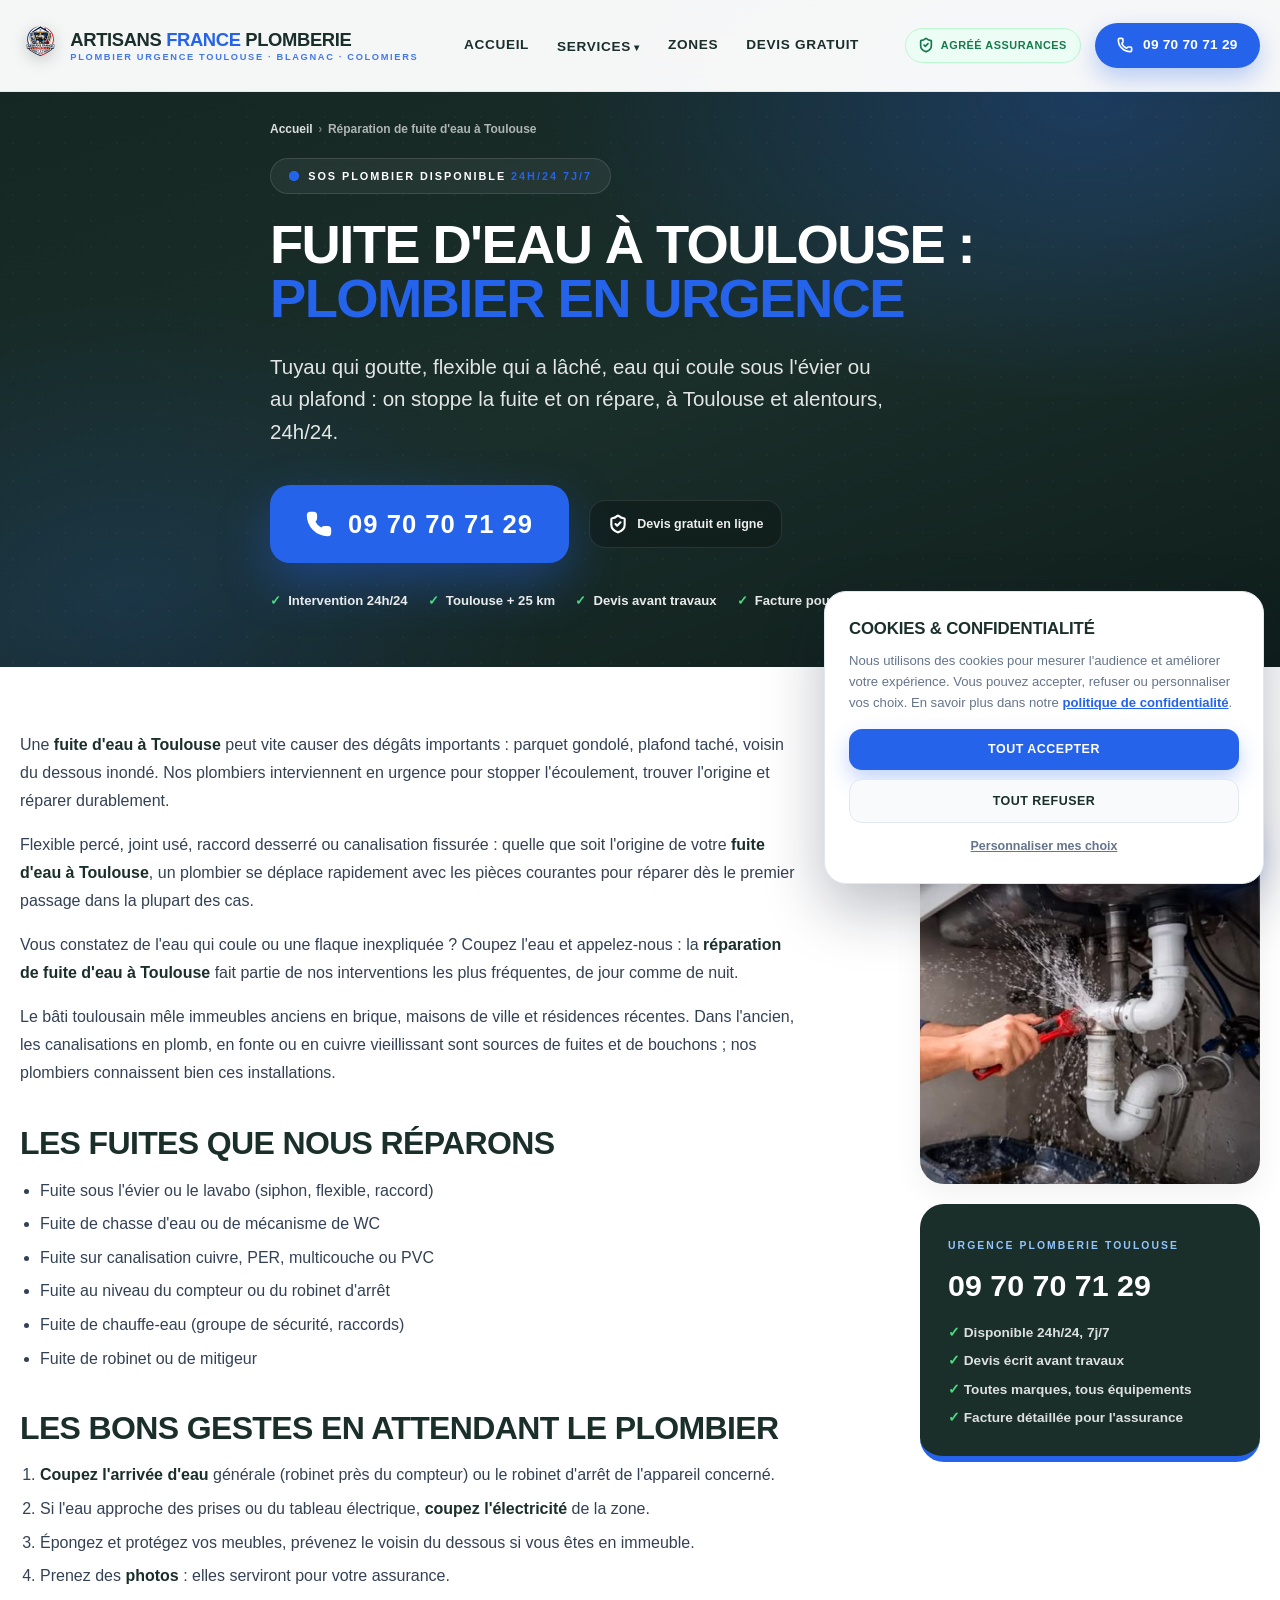
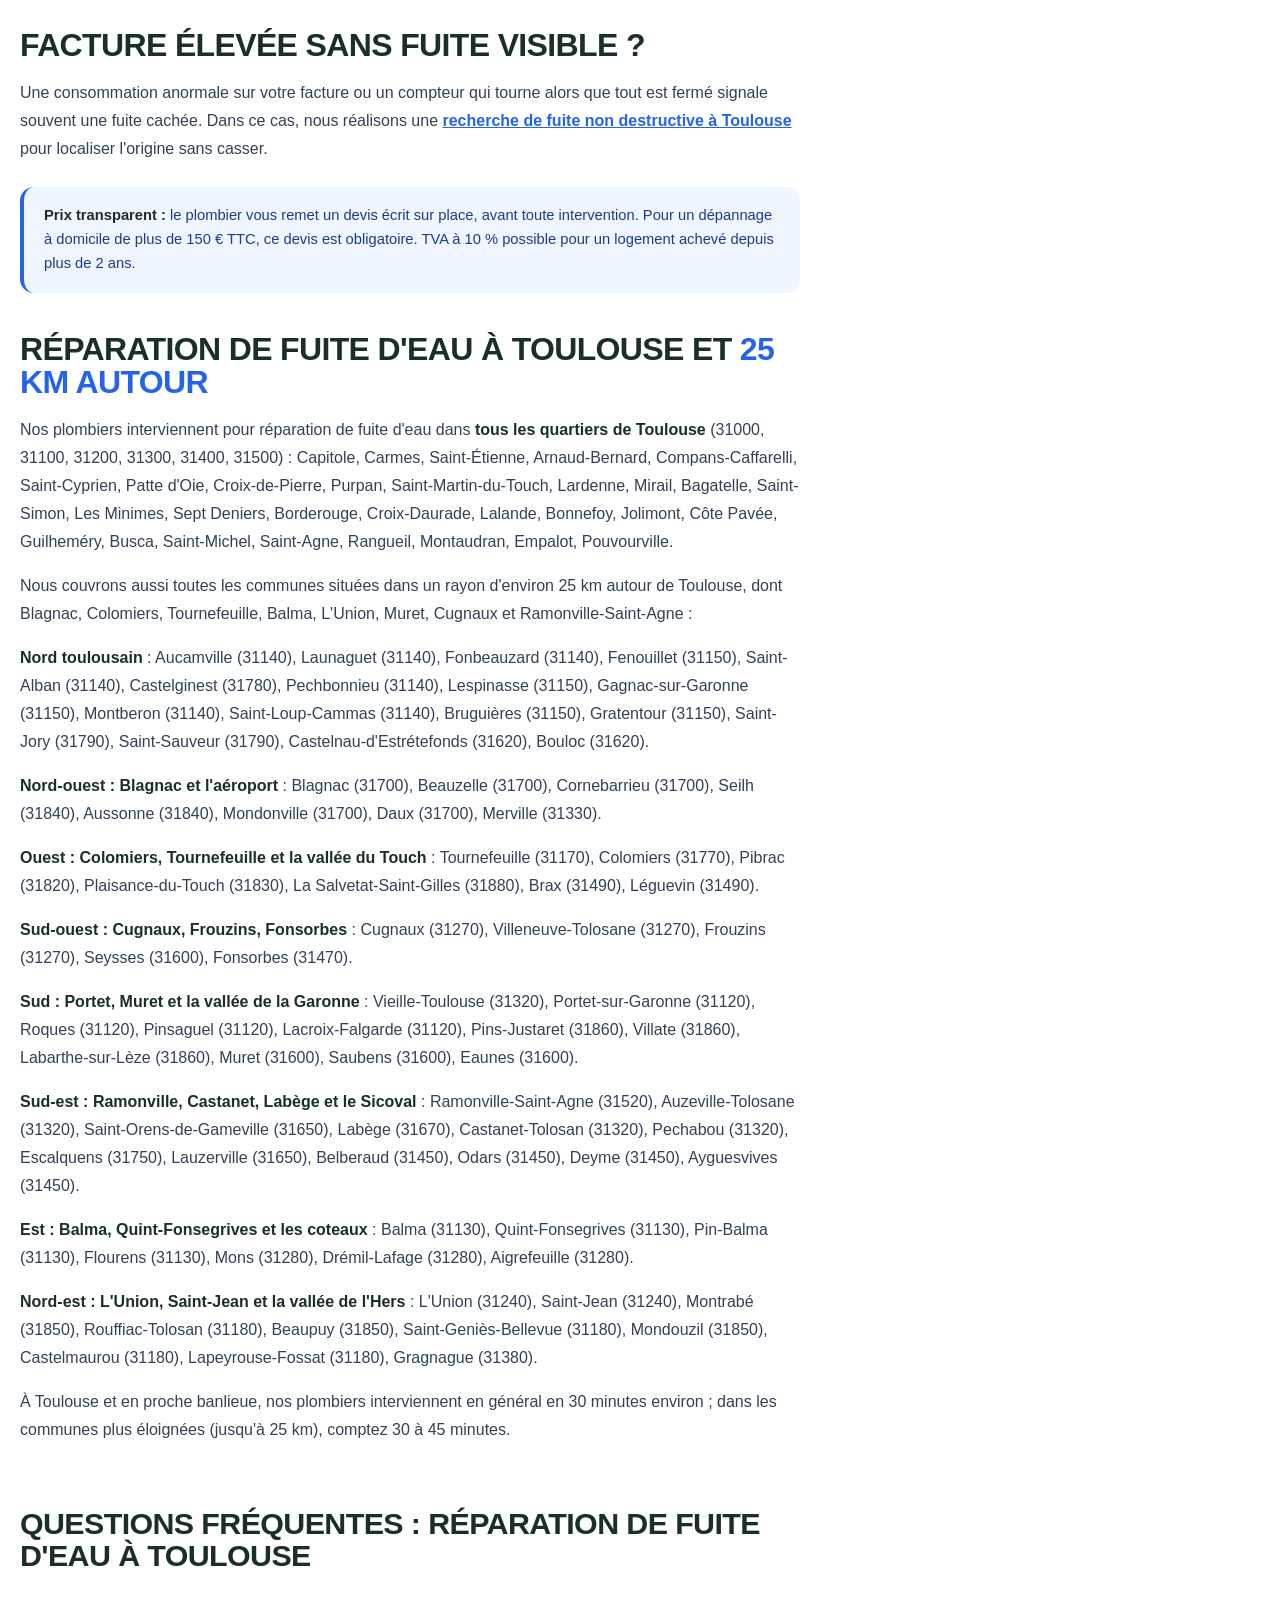
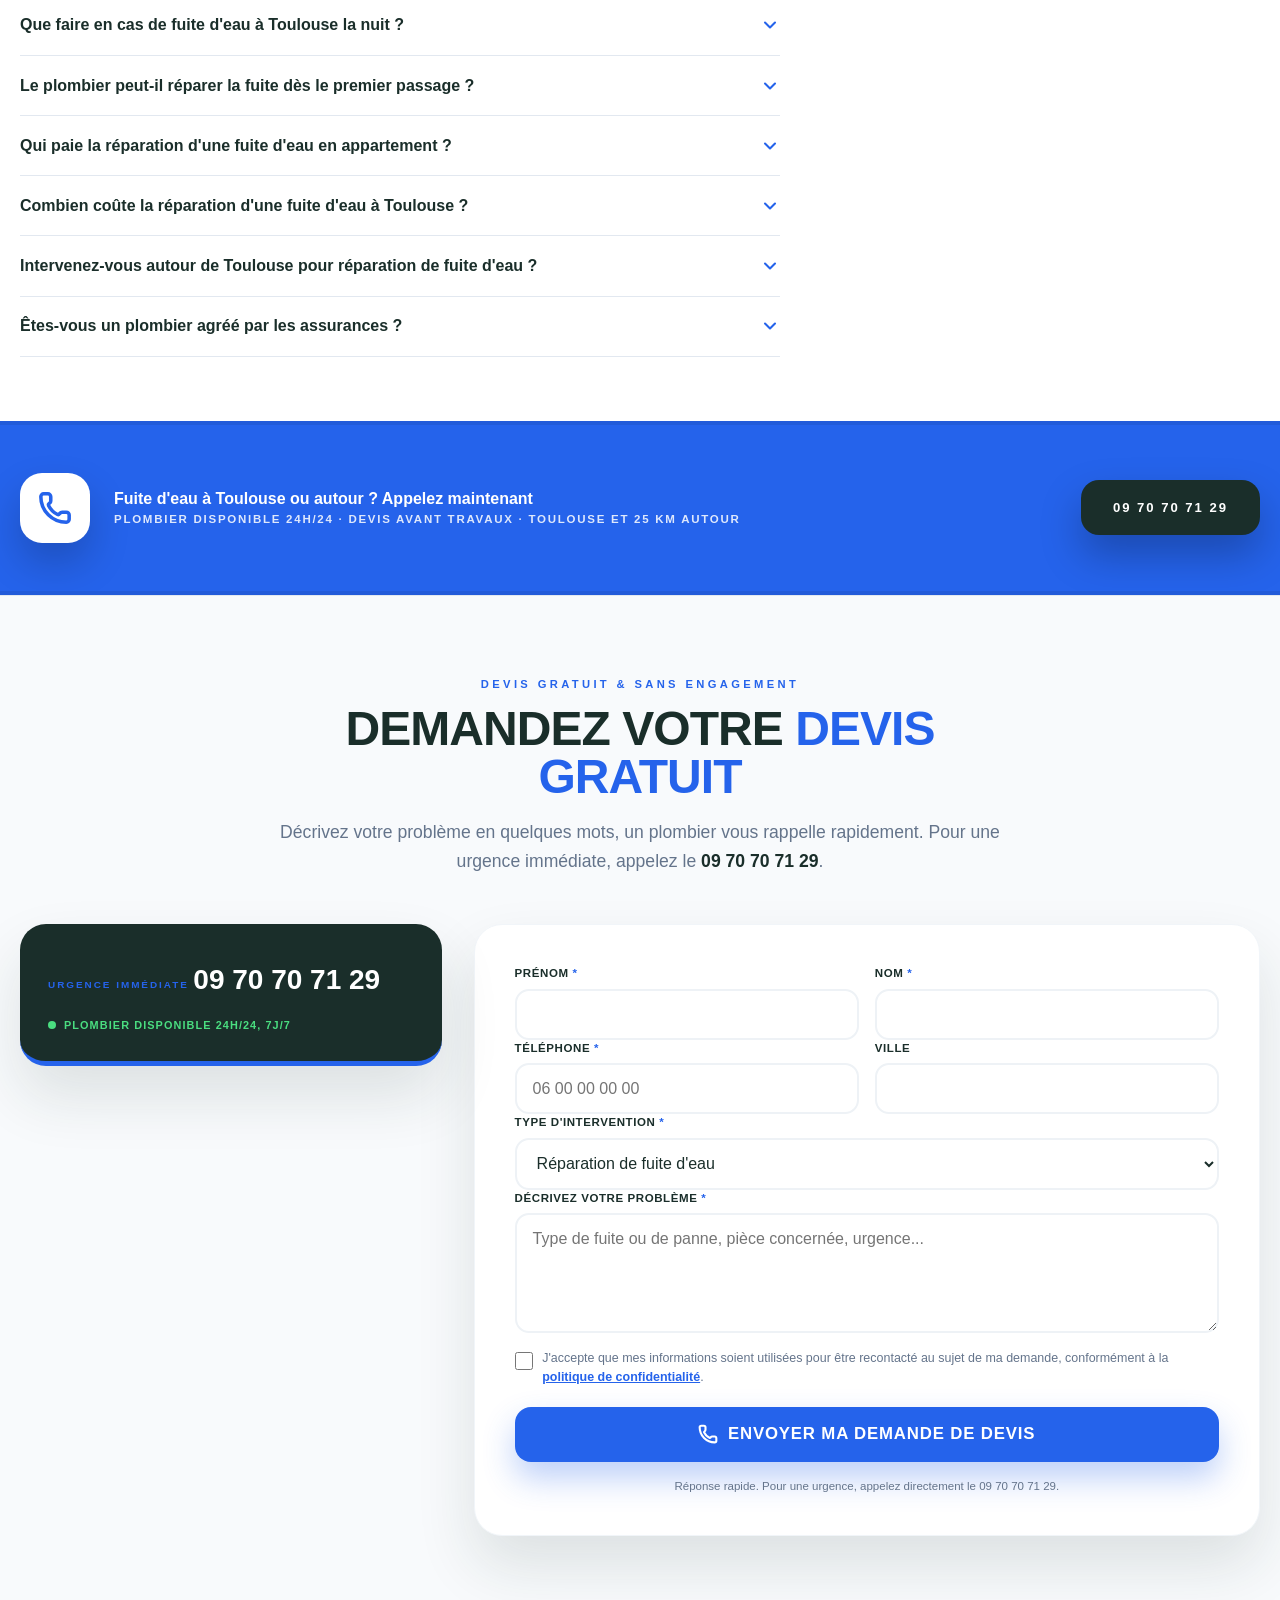
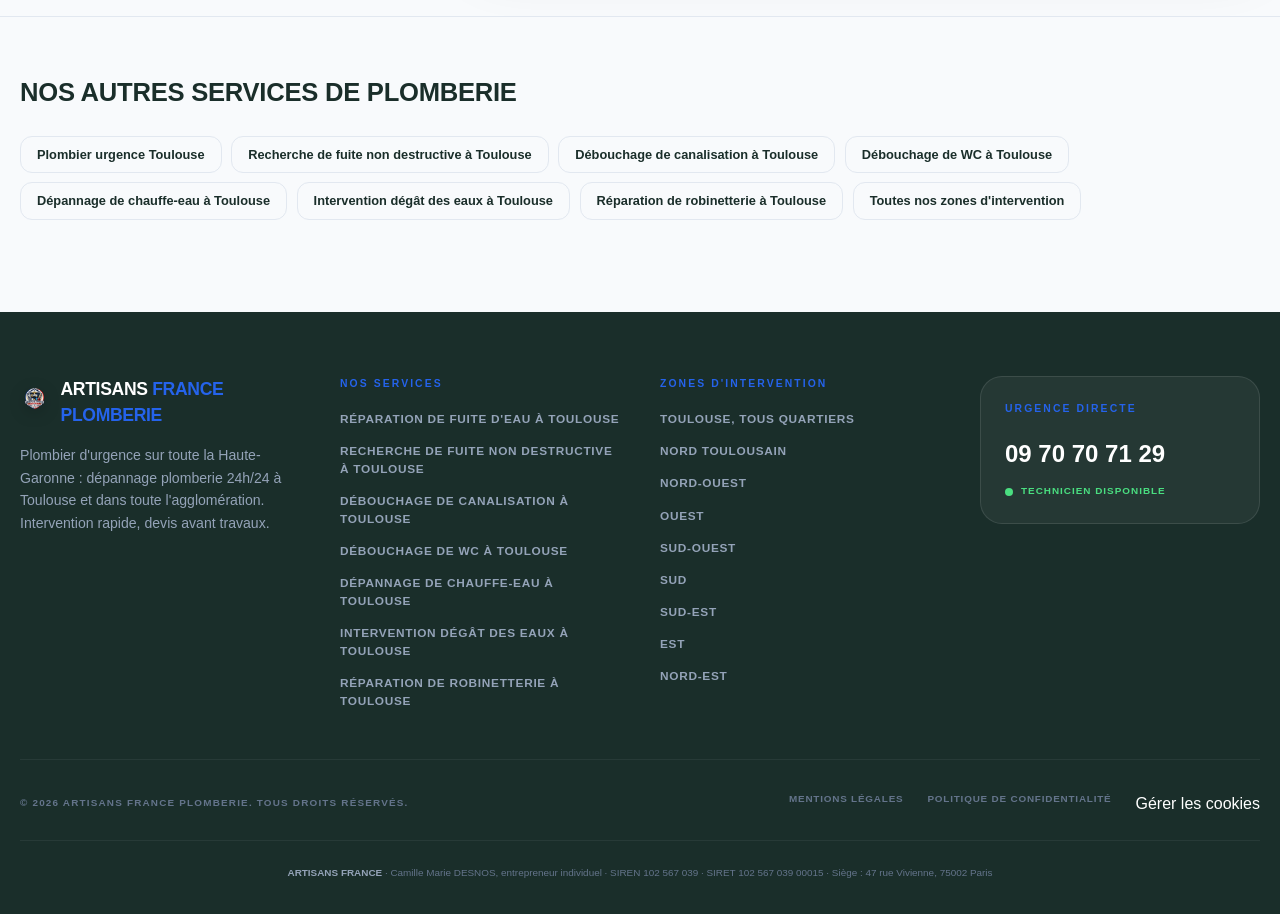
<file: fuite-d-eau-toulouse/index.html>
<!DOCTYPE html>
<html lang="fr">
<head>
    <meta charset="utf-8">
    <meta name="viewport" content="width=device-width, initial-scale=1">
    <!-- Google Tag Manager -->
    <script>(function(w,d,s,l,i){w[l]=w[l]||[];w[l].push({'gtm.start':
    new Date().getTime(),event:'gtm.js'});var f=d.getElementsByTagName(s)[0],
    j=d.createElement(s),dl=l!='dataLayer'?'&l='+l:'';j.async=true;j.src=
    'https://www.googletagmanager.com/gtm.js?id='+i+dl;f.parentNode.insertBefore(j,f);
    })(window,document,'script','dataLayer','GTM-PZ6QSD93');</script>
    <!-- End Google Tag Manager -->
    <script>
        window.dataLayer = window.dataLayer || [];
        function gtag() { dataLayer.push(arguments); }
        gtag('consent', 'default', {
            ad_storage: 'denied', ad_user_data: 'denied', ad_personalization: 'denied',
            analytics_storage: 'denied', functionality_storage: 'granted', security_storage: 'granted',
            wait_for_update: 500
        });
    </script>
    <script async src="https://www.googletagmanager.com/gtag/js?id=GT-T944WWWS"></script>
    <script>
        gtag('js', new Date());
        gtag('config', 'GT-T944WWWS');
    </script>
    <title>Fuite d'eau Toulouse (31000) – Plombier urgence 24h/24</title>
    <meta name="description" content="Fuite d&#x27;eau à Toulouse ? Plombier en urgence 24h/24 : on stoppe la fuite et on répare (canalisation, flexible, raccord). Devis avant travaux.">
    <meta name="robots" content="index, follow, max-image-preview:large">
    <link rel="canonical" href="https://plomberietoulouse.artisansfrance.com/fuite-d-eau-toulouse/">
    <link rel="icon" type="image/png" sizes="32x32" href="/images/favicon-32.png">
    <link rel="icon" type="image/png" sizes="16x16" href="/images/favicon-16.png">
    <link rel="apple-touch-icon" sizes="180x180" href="/images/apple-touch-icon.png">
    <meta name="theme-color" content="#1a2e2a">
    <meta name="geo.region" content="FR-31">
    <meta property="og:type" content="website">
    <meta property="og:locale" content="fr_FR">
    <meta property="og:site_name" content="Artisans France Plomberie">
    <meta property="og:title" content="Fuite d&#x27;eau Toulouse (31000) – Plombier urgence 24h/24">
    <meta property="og:description" content="Fuite d&#x27;eau à Toulouse ? Plombier en urgence 24h/24 : on stoppe la fuite et on répare (canalisation, flexible, raccord). Devis avant travaux.">
    <meta property="og:url" content="https://plomberietoulouse.artisansfrance.com/fuite-d-eau-toulouse/">
    <meta property="og:image" content="https://plomberietoulouse.artisansfrance.com/images/fuite-eau-toulouse.jpg">
    <meta name="twitter:card" content="summary_large_image">
    <link rel="stylesheet" href="/assets/style.css?v=472cea1c3d">
    <script type="application/ld+json">
{
 "@context": "https://schema.org",
 "@type": "Service",
 "name": "Fuite d'eau à Toulouse : plombier en urgence",
 "serviceType": "Réparation de fuite d'eau",
 "url": "https://plomberietoulouse.artisansfrance.com/fuite-d-eau-toulouse/",
 "description": "Fuite d'eau à Toulouse ? Plombier en urgence 24h/24 : on stoppe la fuite et on répare (canalisation, flexible, raccord). Devis avant travaux.",
 "provider": {
  "@type": [
   "Plumber",
   "EmergencyService"
  ],
  "@id": "https://plomberietoulouse.artisansfrance.com/#business",
  "name": "Artisans France Plomberie",
  "url": "https://plomberietoulouse.artisansfrance.com/",
  "telephone": "+33970707129",
  "image": "https://plomberietoulouse.artisansfrance.com/images/plombier-agree-toulouse.jpg",
  "logo": "https://plomberietoulouse.artisansfrance.com/images/logo.png",
  "priceRange": "€€",
  "address": {
   "@type": "PostalAddress",
   "addressLocality": "Toulouse",
   "postalCode": "31000",
   "addressRegion": "Haute-Garonne",
   "addressCountry": "FR"
  },
  "openingHoursSpecification": {
   "@type": "OpeningHoursSpecification",
   "dayOfWeek": [
    "Monday",
    "Tuesday",
    "Wednesday",
    "Thursday",
    "Friday",
    "Saturday",
    "Sunday"
   ],
   "opens": "00:00",
   "closes": "23:59"
  }
 },
 "areaServed": [
  {
   "@type": "City",
   "name": "Toulouse"
  },
  {
   "@type": "City",
   "name": "Aucamville",
   "address": {
    "@type": "PostalAddress",
    "postalCode": "31140",
    "addressLocality": "Aucamville",
    "addressCountry": "FR"
   }
  },
  {
   "@type": "City",
   "name": "Fonbeauzard",
   "address": {
    "@type": "PostalAddress",
    "postalCode": "31140",
    "addressLocality": "Fonbeauzard",
    "addressCountry": "FR"
   }
  },
  {
   "@type": "City",
   "name": "Launaguet",
   "address": {
    "@type": "PostalAddress",
    "postalCode": "31140",
    "addressLocality": "Launaguet",
    "addressCountry": "FR"
   }
  },
  {
   "@type": "City",
   "name": "Saint-Alban",
   "address": {
    "@type": "PostalAddress",
    "postalCode": "31140",
    "addressLocality": "Saint-Alban",
    "addressCountry": "FR"
   }
  },
  {
   "@type": "City",
   "name": "Fenouillet",
   "address": {
    "@type": "PostalAddress",
    "postalCode": "31150",
    "addressLocality": "Fenouillet",
    "addressCountry": "FR"
   }
  },
  {
   "@type": "City",
   "name": "Castelginest",
   "address": {
    "@type": "PostalAddress",
    "postalCode": "31780",
    "addressLocality": "Castelginest",
    "addressCountry": "FR"
   }
  },
  {
   "@type": "City",
   "name": "Pechbonnieu",
   "address": {
    "@type": "PostalAddress",
    "postalCode": "31140",
    "addressLocality": "Pechbonnieu",
    "addressCountry": "FR"
   }
  },
  {
   "@type": "City",
   "name": "Montberon",
   "address": {
    "@type": "PostalAddress",
    "postalCode": "31140",
    "addressLocality": "Montberon",
    "addressCountry": "FR"
   }
  },
  {
   "@type": "City",
   "name": "Saint-Loup-Cammas",
   "address": {
    "@type": "PostalAddress",
    "postalCode": "31140",
    "addressLocality": "Saint-Loup-Cammas",
    "addressCountry": "FR"
   }
  },
  {
   "@type": "City",
   "name": "Bruguières",
   "address": {
    "@type": "PostalAddress",
    "postalCode": "31150",
    "addressLocality": "Bruguières",
    "addressCountry": "FR"
   }
  },
  {
   "@type": "City",
   "name": "Gratentour",
   "address": {
    "@type": "PostalAddress",
    "postalCode": "31150",
    "addressLocality": "Gratentour",
    "addressCountry": "FR"
   }
  },
  {
   "@type": "City",
   "name": "Lespinasse",
   "address": {
    "@type": "PostalAddress",
    "postalCode": "31150",
    "addressLocality": "Lespinasse",
    "addressCountry": "FR"
   }
  },
  {
   "@type": "City",
   "name": "Gagnac-sur-Garonne",
   "address": {
    "@type": "PostalAddress",
    "postalCode": "31150",
    "addressLocality": "Gagnac-sur-Garonne",
    "addressCountry": "FR"
   }
  },
  {
   "@type": "City",
   "name": "Saint-Jory",
   "address": {
    "@type": "PostalAddress",
    "postalCode": "31790",
    "addressLocality": "Saint-Jory",
    "addressCountry": "FR"
   }
  },
  {
   "@type": "City",
   "name": "Saint-Sauveur",
   "address": {
    "@type": "PostalAddress",
    "postalCode": "31790",
    "addressLocality": "Saint-Sauveur",
    "addressCountry": "FR"
   }
  },
  {
   "@type": "City",
   "name": "Castelnau-d'Estrétefonds",
   "address": {
    "@type": "PostalAddress",
    "postalCode": "31620",
    "addressLocality": "Castelnau-d'Estrétefonds",
    "addressCountry": "FR"
   }
  },
  {
   "@type": "City",
   "name": "Bouloc",
   "address": {
    "@type": "PostalAddress",
    "postalCode": "31620",
    "addressLocality": "Bouloc",
    "addressCountry": "FR"
   }
  },
  {
   "@type": "City",
   "name": "Blagnac",
   "address": {
    "@type": "PostalAddress",
    "postalCode": "31700",
    "addressLocality": "Blagnac",
    "addressCountry": "FR"
   }
  },
  {
   "@type": "City",
   "name": "Beauzelle",
   "address": {
    "@type": "PostalAddress",
    "postalCode": "31700",
    "addressLocality": "Beauzelle",
    "addressCountry": "FR"
   }
  },
  {
   "@type": "City",
   "name": "Cornebarrieu",
   "address": {
    "@type": "PostalAddress",
    "postalCode": "31700",
    "addressLocality": "Cornebarrieu",
    "addressCountry": "FR"
   }
  },
  {
   "@type": "City",
   "name": "Mondonville",
   "address": {
    "@type": "PostalAddress",
    "postalCode": "31700",
    "addressLocality": "Mondonville",
    "addressCountry": "FR"
   }
  },
  {
   "@type": "City",
   "name": "Daux",
   "address": {
    "@type": "PostalAddress",
    "postalCode": "31700",
    "addressLocality": "Daux",
    "addressCountry": "FR"
   }
  },
  {
   "@type": "City",
   "name": "Seilh",
   "address": {
    "@type": "PostalAddress",
    "postalCode": "31840",
    "addressLocality": "Seilh",
    "addressCountry": "FR"
   }
  },
  {
   "@type": "City",
   "name": "Aussonne",
   "address": {
    "@type": "PostalAddress",
    "postalCode": "31840",
    "addressLocality": "Aussonne",
    "addressCountry": "FR"
   }
  },
  {
   "@type": "City",
   "name": "Merville",
   "address": {
    "@type": "PostalAddress",
    "postalCode": "31330",
    "addressLocality": "Merville",
    "addressCountry": "FR"
   }
  },
  {
   "@type": "City",
   "name": "Colomiers",
   "address": {
    "@type": "PostalAddress",
    "postalCode": "31770",
    "addressLocality": "Colomiers",
    "addressCountry": "FR"
   }
  },
  {
   "@type": "City",
   "name": "Tournefeuille",
   "address": {
    "@type": "PostalAddress",
    "postalCode": "31170",
    "addressLocality": "Tournefeuille",
    "addressCountry": "FR"
   }
  },
  {
   "@type": "City",
   "name": "Pibrac",
   "address": {
    "@type": "PostalAddress",
    "postalCode": "31820",
    "addressLocality": "Pibrac",
    "addressCountry": "FR"
   }
  },
  {
   "@type": "City",
   "name": "Brax",
   "address": {
    "@type": "PostalAddress",
    "postalCode": "31490",
    "addressLocality": "Brax",
    "addressCountry": "FR"
   }
  },
  {
   "@type": "City",
   "name": "Léguevin",
   "address": {
    "@type": "PostalAddress",
    "postalCode": "31490",
    "addressLocality": "Léguevin",
    "addressCountry": "FR"
   }
  },
  {
   "@type": "City",
   "name": "Plaisance-du-Touch",
   "address": {
    "@type": "PostalAddress",
    "postalCode": "31830",
    "addressLocality": "Plaisance-du-Touch",
    "addressCountry": "FR"
   }
  },
  {
   "@type": "City",
   "name": "La Salvetat-Saint-Gilles",
   "address": {
    "@type": "PostalAddress",
    "postalCode": "31880",
    "addressLocality": "La Salvetat-Saint-Gilles",
    "addressCountry": "FR"
   }
  },
  {
   "@type": "City",
   "name": "Cugnaux",
   "address": {
    "@type": "PostalAddress",
    "postalCode": "31270",
    "addressLocality": "Cugnaux",
    "addressCountry": "FR"
   }
  },
  {
   "@type": "City",
   "name": "Villeneuve-Tolosane",
   "address": {
    "@type": "PostalAddress",
    "postalCode": "31270",
    "addressLocality": "Villeneuve-Tolosane",
    "addressCountry": "FR"
   }
  },
  {
   "@type": "City",
   "name": "Frouzins",
   "address": {
    "@type": "PostalAddress",
    "postalCode": "31270",
    "addressLocality": "Frouzins",
    "addressCountry": "FR"
   }
  },
  {
   "@type": "City",
   "name": "Seysses",
   "address": {
    "@type": "PostalAddress",
    "postalCode": "31600",
    "addressLocality": "Seysses",
    "addressCountry": "FR"
   }
  },
  {
   "@type": "City",
   "name": "Fonsorbes",
   "address": {
    "@type": "PostalAddress",
    "postalCode": "31470",
    "addressLocality": "Fonsorbes",
    "addressCountry": "FR"
   }
  },
  {
   "@type": "City",
   "name": "Portet-sur-Garonne",
   "address": {
    "@type": "PostalAddress",
    "postalCode": "31120",
    "addressLocality": "Portet-sur-Garonne",
    "addressCountry": "FR"
   }
  },
  {
   "@type": "City",
   "name": "Roques",
   "address": {
    "@type": "PostalAddress",
    "postalCode": "31120",
    "addressLocality": "Roques",
    "addressCountry": "FR"
   }
  },
  {
   "@type": "City",
   "name": "Pinsaguel",
   "address": {
    "@type": "PostalAddress",
    "postalCode": "31120",
    "addressLocality": "Pinsaguel",
    "addressCountry": "FR"
   }
  },
  {
   "@type": "City",
   "name": "Lacroix-Falgarde",
   "address": {
    "@type": "PostalAddress",
    "postalCode": "31120",
    "addressLocality": "Lacroix-Falgarde",
    "addressCountry": "FR"
   }
  },
  {
   "@type": "City",
   "name": "Vieille-Toulouse",
   "address": {
    "@type": "PostalAddress",
    "postalCode": "31320",
    "addressLocality": "Vieille-Toulouse",
    "addressCountry": "FR"
   }
  },
  {
   "@type": "City",
   "name": "Pins-Justaret",
   "address": {
    "@type": "PostalAddress",
    "postalCode": "31860",
    "addressLocality": "Pins-Justaret",
    "addressCountry": "FR"
   }
  },
  {
   "@type": "City",
   "name": "Villate",
   "address": {
    "@type": "PostalAddress",
    "postalCode": "31860",
    "addressLocality": "Villate",
    "addressCountry": "FR"
   }
  },
  {
   "@type": "City",
   "name": "Labarthe-sur-Lèze",
   "address": {
    "@type": "PostalAddress",
    "postalCode": "31860",
    "addressLocality": "Labarthe-sur-Lèze",
    "addressCountry": "FR"
   }
  },
  {
   "@type": "City",
   "name": "Muret",
   "address": {
    "@type": "PostalAddress",
    "postalCode": "31600",
    "addressLocality": "Muret",
    "addressCountry": "FR"
   }
  },
  {
   "@type": "City",
   "name": "Eaunes",
   "address": {
    "@type": "PostalAddress",
    "postalCode": "31600",
    "addressLocality": "Eaunes",
    "addressCountry": "FR"
   }
  },
  {
   "@type": "City",
   "name": "Saubens",
   "address": {
    "@type": "PostalAddress",
    "postalCode": "31600",
    "addressLocality": "Saubens",
    "addressCountry": "FR"
   }
  },
  {
   "@type": "City",
   "name": "Ramonville-Saint-Agne",
   "address": {
    "@type": "PostalAddress",
    "postalCode": "31520",
    "addressLocality": "Ramonville-Saint-Agne",
    "addressCountry": "FR"
   }
  },
  {
   "@type": "City",
   "name": "Auzeville-Tolosane",
   "address": {
    "@type": "PostalAddress",
    "postalCode": "31320",
    "addressLocality": "Auzeville-Tolosane",
    "addressCountry": "FR"
   }
  },
  {
   "@type": "City",
   "name": "Castanet-Tolosan",
   "address": {
    "@type": "PostalAddress",
    "postalCode": "31320",
    "addressLocality": "Castanet-Tolosan",
    "addressCountry": "FR"
   }
  },
  {
   "@type": "City",
   "name": "Pechabou",
   "address": {
    "@type": "PostalAddress",
    "postalCode": "31320",
    "addressLocality": "Pechabou",
    "addressCountry": "FR"
   }
  },
  {
   "@type": "City",
   "name": "Labège",
   "address": {
    "@type": "PostalAddress",
    "postalCode": "31670",
    "addressLocality": "Labège",
    "addressCountry": "FR"
   }
  },
  {
   "@type": "City",
   "name": "Escalquens",
   "address": {
    "@type": "PostalAddress",
    "postalCode": "31750",
    "addressLocality": "Escalquens",
    "addressCountry": "FR"
   }
  },
  {
   "@type": "City",
   "name": "Saint-Orens-de-Gameville",
   "address": {
    "@type": "PostalAddress",
    "postalCode": "31650",
    "addressLocality": "Saint-Orens-de-Gameville",
    "addressCountry": "FR"
   }
  },
  {
   "@type": "City",
   "name": "Lauzerville",
   "address": {
    "@type": "PostalAddress",
    "postalCode": "31650",
    "addressLocality": "Lauzerville",
    "addressCountry": "FR"
   }
  },
  {
   "@type": "City",
   "name": "Deyme",
   "address": {
    "@type": "PostalAddress",
    "postalCode": "31450",
    "addressLocality": "Deyme",
    "addressCountry": "FR"
   }
  },
  {
   "@type": "City",
   "name": "Belberaud",
   "address": {
    "@type": "PostalAddress",
    "postalCode": "31450",
    "addressLocality": "Belberaud",
    "addressCountry": "FR"
   }
  },
  {
   "@type": "City",
   "name": "Odars",
   "address": {
    "@type": "PostalAddress",
    "postalCode": "31450",
    "addressLocality": "Odars",
    "addressCountry": "FR"
   }
  },
  {
   "@type": "City",
   "name": "Ayguesvives",
   "address": {
    "@type": "PostalAddress",
    "postalCode": "31450",
    "addressLocality": "Ayguesvives",
    "addressCountry": "FR"
   }
  },
  {
   "@type": "City",
   "name": "Balma",
   "address": {
    "@type": "PostalAddress",
    "postalCode": "31130",
    "addressLocality": "Balma",
    "addressCountry": "FR"
   }
  },
  {
   "@type": "City",
   "name": "Quint-Fonsegrives",
   "address": {
    "@type": "PostalAddress",
    "postalCode": "31130",
    "addressLocality": "Quint-Fonsegrives",
    "addressCountry": "FR"
   }
  },
  {
   "@type": "City",
   "name": "Pin-Balma",
   "address": {
    "@type": "PostalAddress",
    "postalCode": "31130",
    "addressLocality": "Pin-Balma",
    "addressCountry": "FR"
   }
  },
  {
   "@type": "City",
   "name": "Flourens",
   "address": {
    "@type": "PostalAddress",
    "postalCode": "31130",
    "addressLocality": "Flourens",
    "addressCountry": "FR"
   }
  },
  {
   "@type": "City",
   "name": "Drémil-Lafage",
   "address": {
    "@type": "PostalAddress",
    "postalCode": "31280",
    "addressLocality": "Drémil-Lafage",
    "addressCountry": "FR"
   }
  },
  {
   "@type": "City",
   "name": "Mons",
   "address": {
    "@type": "PostalAddress",
    "postalCode": "31280",
    "addressLocality": "Mons",
    "addressCountry": "FR"
   }
  },
  {
   "@type": "City",
   "name": "Aigrefeuille",
   "address": {
    "@type": "PostalAddress",
    "postalCode": "31280",
    "addressLocality": "Aigrefeuille",
    "addressCountry": "FR"
   }
  },
  {
   "@type": "City",
   "name": "L'Union",
   "address": {
    "@type": "PostalAddress",
    "postalCode": "31240",
    "addressLocality": "L'Union",
    "addressCountry": "FR"
   }
  },
  {
   "@type": "City",
   "name": "Saint-Jean",
   "address": {
    "@type": "PostalAddress",
    "postalCode": "31240",
    "addressLocality": "Saint-Jean",
    "addressCountry": "FR"
   }
  },
  {
   "@type": "City",
   "name": "Montrabé",
   "address": {
    "@type": "PostalAddress",
    "postalCode": "31850",
    "addressLocality": "Montrabé",
    "addressCountry": "FR"
   }
  },
  {
   "@type": "City",
   "name": "Beaupuy",
   "address": {
    "@type": "PostalAddress",
    "postalCode": "31850",
    "addressLocality": "Beaupuy",
    "addressCountry": "FR"
   }
  },
  {
   "@type": "City",
   "name": "Mondouzil",
   "address": {
    "@type": "PostalAddress",
    "postalCode": "31850",
    "addressLocality": "Mondouzil",
    "addressCountry": "FR"
   }
  },
  {
   "@type": "City",
   "name": "Rouffiac-Tolosan",
   "address": {
    "@type": "PostalAddress",
    "postalCode": "31180",
    "addressLocality": "Rouffiac-Tolosan",
    "addressCountry": "FR"
   }
  },
  {
   "@type": "City",
   "name": "Castelmaurou",
   "address": {
    "@type": "PostalAddress",
    "postalCode": "31180",
    "addressLocality": "Castelmaurou",
    "addressCountry": "FR"
   }
  },
  {
   "@type": "City",
   "name": "Saint-Geniès-Bellevue",
   "address": {
    "@type": "PostalAddress",
    "postalCode": "31180",
    "addressLocality": "Saint-Geniès-Bellevue",
    "addressCountry": "FR"
   }
  },
  {
   "@type": "City",
   "name": "Lapeyrouse-Fossat",
   "address": {
    "@type": "PostalAddress",
    "postalCode": "31180",
    "addressLocality": "Lapeyrouse-Fossat",
    "addressCountry": "FR"
   }
  },
  {
   "@type": "City",
   "name": "Gragnague",
   "address": {
    "@type": "PostalAddress",
    "postalCode": "31380",
    "addressLocality": "Gragnague",
    "addressCountry": "FR"
   }
  }
 ],
 "availableChannel": {
  "@type": "ServiceChannel",
  "servicePhone": {
   "@type": "ContactPoint",
   "telephone": "+33970707129",
   "contactType": "Dépannage d'urgence",
   "availableLanguage": "French",
   "hoursAvailable": "Mo-Su 00:00-23:59"
  }
 }
}
    </script>
    <script type="application/ld+json">
{
 "@context": "https://schema.org",
 "@type": "BreadcrumbList",
 "itemListElement": [
  {
   "@type": "ListItem",
   "position": 1,
   "name": "Accueil",
   "item": "https://plomberietoulouse.artisansfrance.com/"
  },
  {
   "@type": "ListItem",
   "position": 2,
   "name": "Réparation de fuite d'eau à Toulouse",
   "item": "https://plomberietoulouse.artisansfrance.com/fuite-d-eau-toulouse/"
  }
 ]
}
    </script>
    <script type="application/ld+json">
{
 "@context": "https://schema.org",
 "@type": "FAQPage",
 "mainEntity": [
  {
   "@type": "Question",
   "name": "Que faire en cas de fuite d'eau à Toulouse la nuit ?",
   "acceptedAnswer": {
    "@type": "Answer",
    "text": "Coupez immédiatement l'arrivée d'eau générale puis appelez le 09 70 70 71 29. Un plombier est joignable 24h/24 et se déplace à Toulouse pour stopper la fuite, même la nuit ou le week-end."
   }
  },
  {
   "@type": "Question",
   "name": "Le plombier peut-il réparer la fuite dès le premier passage ?",
   "acceptedAnswer": {
    "@type": "Answer",
    "text": "Dans la grande majorité des cas, oui : nos plombiers ont dans leur véhicule les pièces courantes (joints, flexibles, raccords, robinets d'arrêt). Si une pièce spécifique est nécessaire, la fuite est d'abord neutralisée puis la réparation définitive est planifiée."
   }
  },
  {
   "@type": "Question",
   "name": "Qui paie la réparation d'une fuite d'eau en appartement ?",
   "acceptedAnswer": {
    "@type": "Answer",
    "text": "Si la fuite provient d'une installation privative (après votre robinet d'arrêt), la réparation est généralement à la charge de l'occupant ou du propriétaire. Une fuite sur une colonne commune relève de la copropriété. Notre facture détaillée vous aide à faire valoir vos droits auprès de votre assurance."
   }
  },
  {
   "@type": "Question",
   "name": "Combien coûte la réparation d'une fuite d'eau à Toulouse ?",
   "acceptedAnswer": {
    "@type": "Answer",
    "text": "Le prix dépend de l'origine de la fuite et de son accessibilité. Le plombier vous remet un devis écrit sur place avant toute réparation : vous décidez en connaissance de cause."
   }
  },
  {
   "@type": "Question",
   "name": "Intervenez-vous autour de Toulouse pour réparation de fuite d'eau ?",
   "acceptedAnswer": {
    "@type": "Answer",
    "text": "Oui, nous intervenons dans toutes les communes à environ 25 km autour de Toulouse : Blagnac, Colomiers, Tournefeuille, Balma, L'Union, Muret, Cugnaux et Ramonville-Saint-Agne, mais aussi Aucamville, Fonbeauzard, Launaguet, Saint-Alban, Fenouillet, Castelginest, Pechbonnieu, Lespinasse, Gagnac-sur-Garonne, Beauzelle, Cornebarrieu, Seilh, Villeneuve-Tolosane, Portet-sur-Garonne, Roques, Vieille-Toulouse, Auzeville-Tolosane, Castanet-Tolosan, Labège, Saint-Orens-de-Gameville, Quint-Fonsegrives, Pin-Balma, Flourens, Mons, Saint-Jean, Montrabé, Beaupuy, Rouffiac-Tolosan, Saint-Geniès-B et toutes les communes listées sur notre page zones d'intervention."
   }
  },
  {
   "@type": "Question",
   "name": "Êtes-vous un plombier agréé par les assurances ?",
   "acceptedAnswer": {
    "@type": "Answer",
    "text": "Nous travaillons avec toutes les compagnies d'assurance habitation. Nos factures et rapports d'intervention détaillés sont acceptés pour vos déclarations de sinistre dégât des eaux."
   }
  }
 ]
}
    </script>
</head>
<body>
    <noscript><iframe src="https://www.googletagmanager.com/ns.html?id=GTM-PZ6QSD93" height="0" width="0" style="display:none;visibility:hidden"></iframe></noscript>
    <a href="#main" class="sr-only">Aller au contenu</a>

    <header class="site-header">
        <div class="container">
            <a href="/" class="brand" aria-label="Artisans France Plomberie, accueil">
                <span class="brand-mark" aria-hidden="true"><img src="/images/logo.png" alt="" width="163" height="240"></span>
                <span class="brand-text">
                    <span class="brand-name">Artisans <em>France</em> Plomberie</span>
                    <span class="brand-tagline">Plombier Urgence Toulouse · Blagnac · Colomiers</span>
                </span>
            </a>
            <nav class="main-nav" aria-label="Navigation principale">
                <a href="/">Accueil</a>
                <div class="nav-drop">
                    <a href="/#services">Services</a>
                    <div class="nav-drop-menu">
                        <a href="/fuite-d-eau-toulouse/">Réparation de fuite d'eau</a>
                        <a href="/recherche-de-fuite-toulouse/">Recherche de fuite non destructive</a>
                        <a href="/debouchage-canalisation-toulouse/">Débouchage de canalisation</a>
                        <a href="/debouchage-wc-toulouse/">Débouchage de WC</a>
                        <a href="/depannage-chauffe-eau-toulouse/">Dépannage de chauffe-eau</a>
                        <a href="/degat-des-eaux-toulouse/">Intervention dégât des eaux</a>
                        <a href="/reparation-robinet-toulouse/">Réparation de robinetterie</a>
                    </div>
                </div>
                <a href="/zones-intervention/">Zones</a>
                <a href="#contact">Devis gratuit</a>
            </nav>
            <div class="header-cta">
                <span class="assur-badge"><svg xmlns="http://www.w3.org/2000/svg" width="16" height="16" viewBox="0 0 24 24" fill="none" stroke="currentColor" stroke-width="2.5" stroke-linecap="round" stroke-linejoin="round" aria-hidden="true"><path d="M20 13c0 5-3.5 7.5-7.66 8.95a1 1 0 0 1-.67-.01C7.5 20.5 4 18 4 13V6a1 1 0 0 1 1-1c2 0 4.5-1.2 6.24-2.72a1.17 1.17 0 0 1 1.52 0C14.51 3.81 17 5 19 5a1 1 0 0 1 1 1z"></path><path d="m9 12 2 2 4-4"></path></svg> Agréé Assurances</span>
                <a href="tel:+33970707129" class="call-btn"><svg xmlns="http://www.w3.org/2000/svg" width="16" height="16" viewBox="0 0 24 24" fill="none" stroke="currentColor" stroke-width="2.5" stroke-linecap="round" stroke-linejoin="round" aria-hidden="true"><path d="M13.832 16.568a1 1 0 0 0 1.213-.303l.355-.465A2 2 0 0 1 17 15h3a2 2 0 0 1 2 2v3a2 2 0 0 1-2 2A18 18 0 0 1 2 4a2 2 0 0 1 2-2h3a2 2 0 0 1 2 2v3a2 2 0 0 1-.8 1.6l-.468.351a1 1 0 0 0-.292 1.233 14 14 0 0 0 6.392 6.384"></path></svg><span>09 70 70 71 29</span></a>
            </div>
            <button type="button" class="burger" aria-label="Ouvrir le menu" aria-controls="mobile-menu" aria-expanded="false">
                <svg xmlns="http://www.w3.org/2000/svg" width="24" height="24" viewBox="0 0 24 24" fill="none" stroke="currentColor" stroke-width="2.5" stroke-linecap="round" stroke-linejoin="round" aria-hidden="true"><path d="M4 6h16"></path><path d="M4 12h16"></path><path d="M4 18h16"></path></svg>
            </button>
        </div>
    </header>
    <div id="mobile-menu" class="mobile-menu" role="dialog" aria-label="Menu de navigation">
        <div class="mobile-menu-head">
            <span class="brand-name">Artisans <em style="color:#2563EB;font-style:normal;">France</em> Plomberie</span>
            <button type="button" class="burger" aria-label="Fermer le menu"><svg xmlns="http://www.w3.org/2000/svg" width="22" height="22" viewBox="0 0 24 24" fill="none" stroke="currentColor" stroke-width="2.5" stroke-linecap="round" stroke-linejoin="round" aria-hidden="true"><path d="M18 6 6 18"></path><path d="m6 6 12 12"></path></svg></button>
        </div>
        <div class="mobile-menu-body">
            <a href="tel:+33970707129" class="mobile-call-card">
                <span class="mobile-call-icon"><svg xmlns="http://www.w3.org/2000/svg" width="22" height="22" viewBox="0 0 24 24" fill="none" stroke="currentColor" stroke-width="2.5" stroke-linecap="round" stroke-linejoin="round" aria-hidden="true"><path d="M13.832 16.568a1 1 0 0 0 1.213-.303l.355-.465A2 2 0 0 1 17 15h3a2 2 0 0 1 2 2v3a2 2 0 0 1-2 2A18 18 0 0 1 2 4a2 2 0 0 1 2-2h3a2 2 0 0 1 2 2v3a2 2 0 0 1-.8 1.6l-.468.351a1 1 0 0 0-.292 1.233 14 14 0 0 0 6.392 6.384"></path></svg></span>
                <span><span>Urgence 24h/7j</span><strong>09 70 70 71 29</strong></span>
            </a>
            <nav class="mobile-nav" aria-label="Navigation mobile">
                <a href="/">Accueil</a>
                <a href="/#services">Services</a>
                <a class="sub" href="/fuite-d-eau-toulouse/">Réparation de fuite d'eau</a>
                <a class="sub" href="/recherche-de-fuite-toulouse/">Recherche de fuite non destructive</a>
                <a class="sub" href="/debouchage-canalisation-toulouse/">Débouchage de canalisation</a>
                <a class="sub" href="/debouchage-wc-toulouse/">Débouchage de WC</a>
                <a class="sub" href="/depannage-chauffe-eau-toulouse/">Dépannage de chauffe-eau</a>
                <a class="sub" href="/degat-des-eaux-toulouse/">Intervention dégât des eaux</a>
                <a class="sub" href="/reparation-robinet-toulouse/">Réparation de robinetterie</a>
                <a href="/zones-intervention/">Zones d'intervention</a>
                <a href="#contact">Devis gratuit</a>
            </nav>
            <div class="mobile-menu-foot"><svg xmlns="http://www.w3.org/2000/svg" width="14" height="14" viewBox="0 0 24 24" fill="none" stroke="currentColor" stroke-width="2.5" stroke-linecap="round" stroke-linejoin="round" aria-hidden="true"><path d="M20 13c0 5-3.5 7.5-7.66 8.95a1 1 0 0 1-.67-.01C7.5 20.5 4 18 4 13V6a1 1 0 0 1 1-1c2 0 4.5-1.2 6.24-2.72a1.17 1.17 0 0 1 1.52 0C14.51 3.81 17 5 19 5a1 1 0 0 1 1 1z"></path><path d="m9 12 2 2 4-4"></path></svg><span>Agréé toutes assurances</span></div>
        </div>
    </div>
    <main id="main">
        <section id="accueil" class="hero hero-sub">
            <div class="container hero-inner">
                <nav class="breadcrumb" aria-label="Fil d'Ariane"><ol><li><a href="/">Accueil</a></li><li aria-current="page">Réparation de fuite d&#x27;eau à Toulouse</li></ol></nav>
                <div class="hero-badge"><span class="pulse-dot" aria-hidden="true"></span><span>SOS PLOMBIER DISPONIBLE <b>24H/24 7J/7</b></span></div>
                <h1>Fuite d'eau à Toulouse : <span class="accent">plombier en urgence</span></h1>
                <p class="lead">Tuyau qui goutte, flexible qui a lâché, eau qui coule sous l'évier ou au plafond : on stoppe la fuite et on répare, à Toulouse et alentours, 24h/24.</p>
                <div class="hero-actions">
                    <a href="tel:+33970707129" class="hero-call"><svg xmlns="http://www.w3.org/2000/svg" width="26" height="26" viewBox="0 0 24 24" fill="currentColor" stroke="currentColor" stroke-width="2.5" stroke-linecap="round" stroke-linejoin="round" aria-hidden="true"><path d="M13.832 16.568a1 1 0 0 0 1.213-.303l.355-.465A2 2 0 0 1 17 15h3a2 2 0 0 1 2 2v3a2 2 0 0 1-2 2A18 18 0 0 1 2 4a2 2 0 0 1 2-2h3a2 2 0 0 1 2 2v3a2 2 0 0 1-.8 1.6l-.468.351a1 1 0 0 0-.292 1.233 14 14 0 0 0 6.392 6.384"></path></svg><span>09 70 70 71 29</span></a>
                    <a href="#contact" class="trust-chip" style="text-decoration:none;"><svg xmlns="http://www.w3.org/2000/svg" width="20" height="20" viewBox="0 0 24 24" fill="none" stroke="currentColor" stroke-width="2.5" stroke-linecap="round" stroke-linejoin="round" aria-hidden="true"><path d="M20 13c0 5-3.5 7.5-7.66 8.95a1 1 0 0 1-.67-.01C7.5 20.5 4 18 4 13V6a1 1 0 0 1 1-1c2 0 4.5-1.2 6.24-2.72a1.17 1.17 0 0 1 1.52 0C14.51 3.81 17 5 19 5a1 1 0 0 1 1 1z"></path><path d="m9 12 2 2 4-4"></path></svg><span>Devis gratuit en ligne</span></a>
                </div>
                <ul class="hero-points"><li>Intervention 24h/24</li><li>Toulouse + 25 km</li><li>Devis avant travaux</li><li>Facture pour l'assurance</li></ul>
            </div>
        </section>

        <section class="prose-section">
            <div class="container prose-grid">
                <article class="prose">
                    <p>Une <strong>fuite d'eau à Toulouse</strong> peut vite causer des dégâts importants : parquet gondolé, plafond taché, voisin du dessous inondé. Nos plombiers interviennent en urgence pour stopper l'écoulement, trouver l'origine et réparer durablement.</p>
                    <p>Flexible percé, joint usé, raccord desserré ou canalisation fissurée : quelle que soit l'origine de votre <strong>fuite d'eau à Toulouse</strong>, un plombier se déplace rapidement avec les pièces courantes pour réparer dès le premier passage dans la plupart des cas.</p><p>Vous constatez de l'eau qui coule ou une flaque inexpliquée ? Coupez l'eau et appelez-nous : la <strong>réparation de fuite d'eau à Toulouse</strong> fait partie de nos interventions les plus fréquentes, de jour comme de nuit.</p>
                    <p>Le bâti toulousain mêle immeubles anciens en brique, maisons de ville et résidences récentes. Dans l'ancien, les canalisations en plomb, en fonte ou en cuivre vieillissant sont sources de fuites et de bouchons ; nos plombiers connaissent bien ces installations.</p>
                    <h2>Les fuites que nous réparons</h2>
<ul><li>Fuite sous l'évier ou le lavabo (siphon, flexible, raccord)</li><li>Fuite de chasse d'eau ou de mécanisme de WC</li><li>Fuite sur canalisation cuivre, PER, multicouche ou PVC</li><li>Fuite au niveau du compteur ou du robinet d'arrêt</li><li>Fuite de chauffe-eau (groupe de sécurité, raccords)</li><li>Fuite de robinet ou de mitigeur</li></ul>
<h2>Les bons gestes en attendant le plombier</h2>
<ol><li><strong>Coupez l'arrivée d'eau</strong> générale (robinet près du compteur) ou le robinet d'arrêt de l'appareil concerné.</li><li>Si l'eau approche des prises ou du tableau électrique, <strong>coupez l'électricité</strong> de la zone.</li><li>Épongez et protégez vos meubles, prévenez le voisin du dessous si vous êtes en immeuble.</li><li>Prenez des <strong>photos</strong> : elles serviront pour votre assurance.</li></ol>
<h2>Facture élevée sans fuite visible ?</h2>
<p>Une consommation anormale sur votre facture ou un compteur qui tourne alors que tout est fermé signale souvent une fuite cachée. Dans ce cas, nous réalisons une <a href="/recherche-de-fuite-toulouse/">recherche de fuite non destructive à Toulouse</a> pour localiser l'origine sans casser.</p>

                    <div class="info-box"><strong>Prix transparent :</strong> le plombier vous remet un devis écrit sur place, avant toute intervention. Pour un dépannage à domicile de plus de 150 € TTC, ce devis est obligatoire. TVA à 10 % possible pour un logement achevé depuis plus de 2 ans.</div>
                    
                    <h2>Réparation de fuite d'eau à Toulouse et <span class="accent">25 km autour</span></h2>
                    <p>Nos plombiers interviennent pour réparation de fuite d'eau dans <strong>tous les quartiers de Toulouse</strong> (31000, 31100, 31200, 31300, 31400, 31500) : Capitole, Carmes, Saint-Étienne, Arnaud-Bernard, Compans-Caffarelli, Saint-Cyprien, Patte d'Oie, Croix-de-Pierre, Purpan, Saint-Martin-du-Touch, Lardenne, Mirail, Bagatelle, Saint-Simon, Les Minimes, Sept Deniers, Borderouge, Croix-Daurade, Lalande, Bonnefoy, Jolimont, Côte Pavée, Guilheméry, Busca, Saint-Michel, Saint-Agne, Rangueil, Montaudran, Empalot, Pouvourville.</p>
                    <p>Nous couvrons aussi toutes les communes situées dans un rayon d'environ 25 km autour de Toulouse, dont Blagnac, Colomiers, Tournefeuille, Balma, L'Union, Muret, Cugnaux et Ramonville-Saint-Agne :</p>
                    <p><strong>Nord toulousain</strong> : Aucamville (31140), Launaguet (31140), Fonbeauzard (31140), Fenouillet (31150), Saint-Alban (31140), Castelginest (31780), Pechbonnieu (31140), Lespinasse (31150), Gagnac-sur-Garonne (31150), Montberon (31140), Saint-Loup-Cammas (31140), Bruguières (31150), Gratentour (31150), Saint-Jory (31790), Saint-Sauveur (31790), Castelnau-d'Estrétefonds (31620), Bouloc (31620).</p>
<p><strong>Nord-ouest : Blagnac et l'aéroport</strong> : Blagnac (31700), Beauzelle (31700), Cornebarrieu (31700), Seilh (31840), Aussonne (31840), Mondonville (31700), Daux (31700), Merville (31330).</p>
<p><strong>Ouest : Colomiers, Tournefeuille et la vallée du Touch</strong> : Tournefeuille (31170), Colomiers (31770), Pibrac (31820), Plaisance-du-Touch (31830), La Salvetat-Saint-Gilles (31880), Brax (31490), Léguevin (31490).</p>
<p><strong>Sud-ouest : Cugnaux, Frouzins, Fonsorbes</strong> : Cugnaux (31270), Villeneuve-Tolosane (31270), Frouzins (31270), Seysses (31600), Fonsorbes (31470).</p>
<p><strong>Sud : Portet, Muret et la vallée de la Garonne</strong> : Vieille-Toulouse (31320), Portet-sur-Garonne (31120), Roques (31120), Pinsaguel (31120), Lacroix-Falgarde (31120), Pins-Justaret (31860), Villate (31860), Labarthe-sur-Lèze (31860), Muret (31600), Saubens (31600), Eaunes (31600).</p>
<p><strong>Sud-est : Ramonville, Castanet, Labège et le Sicoval</strong> : Ramonville-Saint-Agne (31520), Auzeville-Tolosane (31320), Saint-Orens-de-Gameville (31650), Labège (31670), Castanet-Tolosan (31320), Pechabou (31320), Escalquens (31750), Lauzerville (31650), Belberaud (31450), Odars (31450), Deyme (31450), Ayguesvives (31450).</p>
<p><strong>Est : Balma, Quint-Fonsegrives et les coteaux</strong> : Balma (31130), Quint-Fonsegrives (31130), Pin-Balma (31130), Flourens (31130), Mons (31280), Drémil-Lafage (31280), Aigrefeuille (31280).</p>
<p><strong>Nord-est : L'Union, Saint-Jean et la vallée de l'Hers</strong> : L'Union (31240), Saint-Jean (31240), Montrabé (31850), Rouffiac-Tolosan (31180), Beaupuy (31850), Saint-Geniès-Bellevue (31180), Mondouzil (31850), Castelmaurou (31180), Lapeyrouse-Fossat (31180), Gragnague (31380).</p>
                    <p>À Toulouse et en proche banlieue, nos plombiers interviennent en général en 30 minutes environ ; dans les communes plus éloignées (jusqu'à 25 km), comptez 30 à 45 minutes.</p>
                    
                <div class="faq-block">
                    <h2 style="font-size:clamp(1.4rem, 3vw, 1.9rem);font-weight:900;text-transform:uppercase;letter-spacing:-.02em;margin-bottom:1.5rem;">Questions fréquentes : réparation de fuite d'eau à Toulouse</h2>
                    <details class="faq-item">
                        <summary><span>Que faire en cas de fuite d'eau à Toulouse la nuit ?</span><svg xmlns="http://www.w3.org/2000/svg" width="20" height="20" viewBox="0 0 24 24" fill="none" stroke="currentColor" stroke-width="2.5" stroke-linecap="round" stroke-linejoin="round" aria-hidden="true"><path d="m6 9 6 6 6-6"></path></svg></summary>
                        <p>Coupez immédiatement l'arrivée d'eau générale puis appelez le 09 70 70 71 29. Un plombier est joignable 24h/24 et se déplace à Toulouse pour stopper la fuite, même la nuit ou le week-end.</p>
                    </details>
                    <details class="faq-item">
                        <summary><span>Le plombier peut-il réparer la fuite dès le premier passage ?</span><svg xmlns="http://www.w3.org/2000/svg" width="20" height="20" viewBox="0 0 24 24" fill="none" stroke="currentColor" stroke-width="2.5" stroke-linecap="round" stroke-linejoin="round" aria-hidden="true"><path d="m6 9 6 6 6-6"></path></svg></summary>
                        <p>Dans la grande majorité des cas, oui : nos plombiers ont dans leur véhicule les pièces courantes (joints, flexibles, raccords, robinets d'arrêt). Si une pièce spécifique est nécessaire, la fuite est d'abord neutralisée puis la réparation définitive est planifiée.</p>
                    </details>
                    <details class="faq-item">
                        <summary><span>Qui paie la réparation d'une fuite d'eau en appartement ?</span><svg xmlns="http://www.w3.org/2000/svg" width="20" height="20" viewBox="0 0 24 24" fill="none" stroke="currentColor" stroke-width="2.5" stroke-linecap="round" stroke-linejoin="round" aria-hidden="true"><path d="m6 9 6 6 6-6"></path></svg></summary>
                        <p>Si la fuite provient d'une installation privative (après votre robinet d'arrêt), la réparation est généralement à la charge de l'occupant ou du propriétaire. Une fuite sur une colonne commune relève de la copropriété. Notre facture détaillée vous aide à faire valoir vos droits auprès de votre assurance.</p>
                    </details>
                    <details class="faq-item">
                        <summary><span>Combien coûte la réparation d'une fuite d'eau à Toulouse ?</span><svg xmlns="http://www.w3.org/2000/svg" width="20" height="20" viewBox="0 0 24 24" fill="none" stroke="currentColor" stroke-width="2.5" stroke-linecap="round" stroke-linejoin="round" aria-hidden="true"><path d="m6 9 6 6 6-6"></path></svg></summary>
                        <p>Le prix dépend de l'origine de la fuite et de son accessibilité. Le plombier vous remet un devis écrit sur place avant toute réparation : vous décidez en connaissance de cause.</p>
                    </details>
                    <details class="faq-item">
                        <summary><span>Intervenez-vous autour de Toulouse pour réparation de fuite d'eau ?</span><svg xmlns="http://www.w3.org/2000/svg" width="20" height="20" viewBox="0 0 24 24" fill="none" stroke="currentColor" stroke-width="2.5" stroke-linecap="round" stroke-linejoin="round" aria-hidden="true"><path d="m6 9 6 6 6-6"></path></svg></summary>
                        <p>Oui, nous intervenons dans toutes les communes à environ 25 km autour de Toulouse : Blagnac, Colomiers, Tournefeuille, Balma, L'Union, Muret, Cugnaux et Ramonville-Saint-Agne, mais aussi Aucamville, Fonbeauzard, Launaguet, Saint-Alban, Fenouillet, Castelginest, Pechbonnieu, Lespinasse, Gagnac-sur-Garonne, Beauzelle, Cornebarrieu, Seilh, Villeneuve-Tolosane, Portet-sur-Garonne, Roques, Vieille-Toulouse, Auzeville-Tolosane, Castanet-Tolosan, Labège, Saint-Orens-de-Gameville, Quint-Fonsegrives, Pin-Balma, Flourens, Mons, Saint-Jean, Montrabé, Beaupuy, Rouffiac-Tolosan, Saint-Geniès-B et toutes les communes listées sur notre page zones d'intervention.</p>
                    </details>
                    <details class="faq-item">
                        <summary><span>Êtes-vous un plombier agréé par les assurances ?</span><svg xmlns="http://www.w3.org/2000/svg" width="20" height="20" viewBox="0 0 24 24" fill="none" stroke="currentColor" stroke-width="2.5" stroke-linecap="round" stroke-linejoin="round" aria-hidden="true"><path d="m6 9 6 6 6-6"></path></svg></summary>
                        <p>Nous travaillons avec toutes les compagnies d'assurance habitation. Nos factures et rapports d'intervention détaillés sont acceptés pour vos déclarations de sinistre dégât des eaux.</p>
                    </details>
                </div>
                </article>
                
                    <aside class="prose-aside">
                        <img src="/images/fuite-eau-toulouse.jpg" srcset="/images/fuite-eau-toulouse.jpg 1x, /images/fuite-eau-toulouse-hd.jpg 2x" alt="Réparation d&#x27;une fuite d&#x27;eau par un plombier à Toulouse" width="624" height="832" loading="lazy">
                        <div class="aside-card">
                            <span class="label">Urgence plomberie Toulouse</span>
                            <a class="tel" href="tel:+33970707129">09 70 70 71 29</a>
                            <ul>
                                <li>Disponible 24h/24, 7j/7</li>
                                <li>Devis écrit avant travaux</li>
                                <li>Toutes marques, tous équipements</li>
                                <li>Facture détaillée pour l'assurance</li>
                            </ul>
                        </div>
                    </aside>
            </div>
        </section>
        <section class="cta-band">
            <div class="container">
                <div class="cta-band-left">
                    <span class="cta-icon" aria-hidden="true"><svg xmlns="http://www.w3.org/2000/svg" width="34" height="34" viewBox="0 0 24 24" fill="none" stroke="currentColor" stroke-width="2.5" stroke-linecap="round" stroke-linejoin="round" aria-hidden="true"><path d="M13.832 16.568a1 1 0 0 0 1.213-.303l.355-.465A2 2 0 0 1 17 15h3a2 2 0 0 1 2 2v3a2 2 0 0 1-2 2A18 18 0 0 1 2 4a2 2 0 0 1 2-2h3a2 2 0 0 1 2 2v3a2 2 0 0 1-.8 1.6l-.468.351a1 1 0 0 0-.292 1.233 14 14 0 0 0 6.392 6.384"></path></svg></span>
                    <div>
                        <h2 style="font-size:inherit;">Fuite d'eau à Toulouse ou autour ? Appelez maintenant</h2>
                        <p>Plombier disponible 24h/24 · Devis avant travaux · Toulouse et 25 km autour</p>
                    </div>
                </div>
                <a href="tel:+33970707129" class="cta-band-btn"><span>09 70 70 71 29</span></a>
            </div>
        </section>

        <section id="contact" class="contact-section">
            <div class="container">
                <div class="contact-head section-head">
                    <span class="section-eyebrow">Devis gratuit &amp; sans engagement</span>
                    <h2>Demandez votre <span class="accent">devis gratuit</span></h2>
                    <p>Décrivez votre problème en quelques mots, un plombier vous rappelle rapidement. Pour une urgence immédiate, appelez le <strong>09 70 70 71 29</strong>.</p>
                </div>
                <div class="contact-wrap">
                    <aside class="contact-aside">
                        <div class="contact-phone-card">
                            <span class="label">Urgence immédiate</span>
                            <a href="tel:+33970707129">09 70 70 71 29</a>
                            <div class="hours"><span class="dot" aria-hidden="true"></span><span>Plombier disponible 24h/24, 7j/7</span></div>
                        </div>
                    </aside>
                    <form class="form-card" action="https://formsubmit.co/zakari.sefta1@gmail.com" method="POST">
                        <input type="hidden" name="_subject" value="Demande de devis - Fuite d&#x27;eau ">
                        <input type="hidden" name="_captcha" value="false">
                        <input type="hidden" name="_template" value="table">
                        <input type="hidden" name="page" value="fuite-d-eau-toulouse">
                        <p class="form-honeypot" aria-hidden="true"><label>Ne remplissez pas ce champ si vous etes humain <input type="text" tabindex="-1" autocomplete="off" name="_honeypot"></label></p>
                        <div class="form-row two">
                            <div class="form-field"><label for="prenom">Prénom <span class="req">*</span></label><input type="text" id="prenom" name="prenom" autocomplete="given-name" required></div>
                            <div class="form-field"><label for="nom">Nom <span class="req">*</span></label><input type="text" id="nom" name="nom" autocomplete="family-name" required></div>
                        </div>
                        <div class="form-row two">
                            <div class="form-field"><label for="telephone">Téléphone <span class="req">*</span></label><input type="tel" id="telephone" name="telephone" autocomplete="tel" placeholder="06 00 00 00 00" required></div>
                            <div class="form-field"><label for="ville">Ville</label><input type="text" id="ville" name="ville" autocomplete="address-level2" value=""></div>
                        </div>
                        <div class="form-row">
                            <div class="form-field"><label for="intervention">Type d'intervention <span class="req">*</span></label>
                                <select id="intervention" name="intervention" required><option value="Plombier d&#x27;urgence">Plombier d'urgence</option><option value="Réparation de fuite d&#x27;eau" selected>Réparation de fuite d'eau</option><option value="Recherche de fuite non destructive">Recherche de fuite non destructive</option><option value="Débouchage de canalisation">Débouchage de canalisation</option><option value="Débouchage de WC">Débouchage de WC</option><option value="Dépannage de chauffe-eau">Dépannage de chauffe-eau</option><option value="Intervention dégât des eaux">Intervention dégât des eaux</option><option value="Réparation de robinetterie">Réparation de robinetterie</option><option value="Autre">Autre, je ne sais pas</option></select>
                            </div>
                        </div>
                        <div class="form-row">
                            <div class="form-field"><label for="message">Décrivez votre problème <span class="req">*</span></label><textarea id="message" name="message" placeholder="Type de fuite ou de panne, pièce concernée, urgence..." required></textarea></div>
                        </div>
                        <div class="form-consent">
                            <input type="checkbox" id="consent" name="consent" required>
                            <label for="consent">J'accepte que mes informations soient utilisées pour être recontacté au sujet de ma demande, conformément à la <a href="/politique-de-confidentialite/">politique de confidentialité</a>.</label>
                        </div>
                        <button type="submit" class="form-submit"><svg xmlns="http://www.w3.org/2000/svg" width="20" height="20" viewBox="0 0 24 24" fill="none" stroke="currentColor" stroke-width="2.5" stroke-linecap="round" stroke-linejoin="round" aria-hidden="true"><path d="M13.832 16.568a1 1 0 0 0 1.213-.303l.355-.465A2 2 0 0 1 17 15h3a2 2 0 0 1 2 2v3a2 2 0 0 1-2 2A18 18 0 0 1 2 4a2 2 0 0 1 2-2h3a2 2 0 0 1 2 2v3a2 2 0 0 1-.8 1.6l-.468.351a1 1 0 0 0-.292 1.233 14 14 0 0 0 6.392 6.384"></path></svg> Envoyer ma demande de devis</button>
                        <p class="form-note">Réponse rapide. Pour une urgence, appelez directement le 09 70 70 71 29.</p>
                    </form>
                </div>
            </div>
        </section>

        <section class="links-section">
            <div class="container">
                <h2>Nos autres services de plomberie</h2>
                <div class="zone-tags"><a class="zone-tag" href="/">Plombier urgence Toulouse</a><a class="zone-tag" href="/recherche-de-fuite-toulouse/">Recherche de fuite non destructive à Toulouse</a><a class="zone-tag" href="/debouchage-canalisation-toulouse/">Débouchage de canalisation à Toulouse</a><a class="zone-tag" href="/debouchage-wc-toulouse/">Débouchage de WC à Toulouse</a><a class="zone-tag" href="/depannage-chauffe-eau-toulouse/">Dépannage de chauffe-eau à Toulouse</a><a class="zone-tag" href="/degat-des-eaux-toulouse/">Intervention dégât des eaux à Toulouse</a><a class="zone-tag" href="/reparation-robinet-toulouse/">Réparation de robinetterie à Toulouse</a><a class="zone-tag" href="/zones-intervention/">Toutes nos zones d&#x27;intervention</a></div>
            </div>
        </section>
    </main>
    <footer class="site-footer">
        <div class="container">
            <div class="footer-grid">
                <div class="footer-col">
                    <div class="footer-brand">
                        <span class="brand-mark" aria-hidden="true"><img src="/images/logo.png" alt="" width="163" height="240" loading="lazy"></span>
                        <span>Artisans <em>France Plomberie</em></span>
                    </div>
                    <p>Plombier d'urgence sur toute la Haute-Garonne : dépannage plomberie 24h/24 à Toulouse et dans toute l'agglomération. Intervention rapide, devis avant travaux.</p>
                </div>
                <div class="footer-col">
                    <h4>Nos services</h4>
                    <ul>
                        <li><a href="/fuite-d-eau-toulouse/">Réparation de fuite d'eau à Toulouse</a></li>
                        <li><a href="/recherche-de-fuite-toulouse/">Recherche de fuite non destructive à Toulouse</a></li>
                        <li><a href="/debouchage-canalisation-toulouse/">Débouchage de canalisation à Toulouse</a></li>
                        <li><a href="/debouchage-wc-toulouse/">Débouchage de WC à Toulouse</a></li>
                        <li><a href="/depannage-chauffe-eau-toulouse/">Dépannage de chauffe-eau à Toulouse</a></li>
                        <li><a href="/degat-des-eaux-toulouse/">Intervention dégât des eaux à Toulouse</a></li>
                        <li><a href="/reparation-robinet-toulouse/">Réparation de robinetterie à Toulouse</a></li>
                    </ul>
                </div>
                <div class="footer-col">
                    <h4>Zones d'intervention</h4>
                    <ul>
                        <li><a href="/zones-intervention/#toulouse">Toulouse, tous quartiers</a></li>
                        <li><a href="/zones-intervention/#nord">Nord toulousain</a></li>
                        <li><a href="/zones-intervention/#nord-ouest">Nord-ouest</a></li>
                        <li><a href="/zones-intervention/#ouest">Ouest</a></li>
                        <li><a href="/zones-intervention/#sud-ouest">Sud-ouest</a></li>
                        <li><a href="/zones-intervention/#sud">Sud</a></li>
                        <li><a href="/zones-intervention/#sud-est">Sud-est</a></li>
                        <li><a href="/zones-intervention/#est">Est</a></li>
                        <li><a href="/zones-intervention/#nord-est">Nord-est</a></li>
                    </ul>
                </div>
                <div class="footer-col">
                    <div class="footer-urgence">
                        <h4>Urgence Directe</h4>
                        <a href="tel:+33970707129">09 70 70 71 29</a>
                        <div class="footer-status"><span class="dot" aria-hidden="true"></span><span>Technicien disponible</span></div>
                    </div>
                </div>
            </div>
            <div class="footer-bottom">
                <p>© <span id="current-year">2026</span> ARTISANS FRANCE PLOMBERIE. TOUS DROITS RÉSERVÉS.</p>
                <nav class="footer-legal-nav">
                    <a href="/mentions-legales/">Mentions légales</a>
                    <a href="/politique-de-confidentialite/">Politique de confidentialité</a>
                    <button type="button" id="cmp-manage" class="cmp-manage-link">Gérer les cookies</button>
                </nav>
            </div>
            <p class="footer-identity">
                <strong>ARTISANS FRANCE</strong> · Camille Marie DESNOS, entrepreneur individuel ·
                SIREN 102 567 039 · SIRET 102 567 039 00015 · Siège : 47 rue Vivienne, 75002 Paris
            </p>
        </div>
    </footer>
    <div id="sticky-cta" class="sticky-cta">
        <a href="tel:+33970707129">
            <span class="icon-box" aria-hidden="true"><svg xmlns="http://www.w3.org/2000/svg" width="22" height="22" viewBox="0 0 24 24" fill="currentColor" stroke="currentColor" stroke-width="2.5" stroke-linecap="round" stroke-linejoin="round" aria-hidden="true"><path d="M13.832 16.568a1 1 0 0 0 1.213-.303l.355-.465A2 2 0 0 1 17 15h3a2 2 0 0 1 2 2v3a2 2 0 0 1-2 2A18 18 0 0 1 2 4a2 2 0 0 1 2-2h3a2 2 0 0 1 2 2v3a2 2 0 0 1-.8 1.6l-.468.351a1 1 0 0 0-.292 1.233 14 14 0 0 0 6.392 6.384"></path></svg></span>
            <span class="txt"><span>Dépannage 24/7</span><strong>09 70 70 71 29</strong></span>
            <span class="chevron" aria-hidden="true"><svg xmlns="http://www.w3.org/2000/svg" width="18" height="18" viewBox="0 0 24 24" fill="none" stroke="currentColor" stroke-width="2.5" stroke-linecap="round" stroke-linejoin="round" aria-hidden="true"><path d="m9 18 6-6-6-6"></path></svg></span>
        </a>
    </div>
    <a href="tel:+33970707129" class="floating-phone" aria-label="Appeler le plombier d'urgence au 09 70 70 71 29"><svg xmlns="http://www.w3.org/2000/svg" width="24" height="24" viewBox="0 0 24 24" fill="currentColor" stroke="currentColor" stroke-width="2.5" stroke-linecap="round" stroke-linejoin="round" aria-hidden="true"><path d="M13.832 16.568a1 1 0 0 0 1.213-.303l.355-.465A2 2 0 0 1 17 15h3a2 2 0 0 1 2 2v3a2 2 0 0 1-2 2A18 18 0 0 1 2 4a2 2 0 0 1 2-2h3a2 2 0 0 1 2 2v3a2 2 0 0 1-.8 1.6l-.468.351a1 1 0 0 0-.292 1.233 14 14 0 0 0 6.392 6.384"></path></svg></a>
    <div id="cmp-banner" class="cmp-banner" role="dialog" aria-label="Gestion du consentement aux cookies" aria-live="polite">
        <h2>Cookies &amp; confidentialité</h2>
        <p>Nous utilisons des cookies pour mesurer l'audience et améliorer votre expérience. Vous pouvez accepter, refuser ou personnaliser vos choix. En savoir plus dans notre <a href="/politique-de-confidentialite/">politique de confidentialité</a>.</p>
        <div id="cmp-prefs" class="cmp-prefs">
            <div class="cmp-pref-row">
                <div class="txt"><strong>Strictement nécessaires</strong><span>Indispensables au fonctionnement du site.</span></div>
                <label class="cmp-switch" aria-label="Cookies strictement nécessaires (toujours actifs)"><input type="checkbox" checked disabled><span class="track"></span></label>
            </div>
            <div class="cmp-pref-row">
                <div class="txt"><strong>Mesure d'audience</strong><span>Statistiques de visite anonymisées.</span></div>
                <label class="cmp-switch" aria-label="Cookies de mesure d'audience"><input type="checkbox" id="cmp-analytics"><span class="track"></span></label>
            </div>
            <div class="cmp-pref-row">
                <div class="txt"><strong>Publicité</strong><span>Publicité et mesure marketing (Google Ads).</span></div>
                <label class="cmp-switch" aria-label="Cookies publicitaires"><input type="checkbox" id="cmp-ads"><span class="track"></span></label>
            </div>
        </div>
        <div class="cmp-actions">
            <button type="button" class="cmp-btn cmp-accept" id="cmp-accept">Tout accepter</button>
            <button type="button" class="cmp-btn cmp-refuse" id="cmp-refuse">Tout refuser</button>
            <button type="button" class="cmp-btn cmp-custom-toggle" id="cmp-customize">Personnaliser mes choix</button>
            <button type="button" class="cmp-btn cmp-save" id="cmp-save" style="display:none;">Enregistrer mes choix</button>
        </div>
    </div>
    <script src="/assets/main.js?v=7249b56e0b" defer></script>
</body>
</html>
</file>
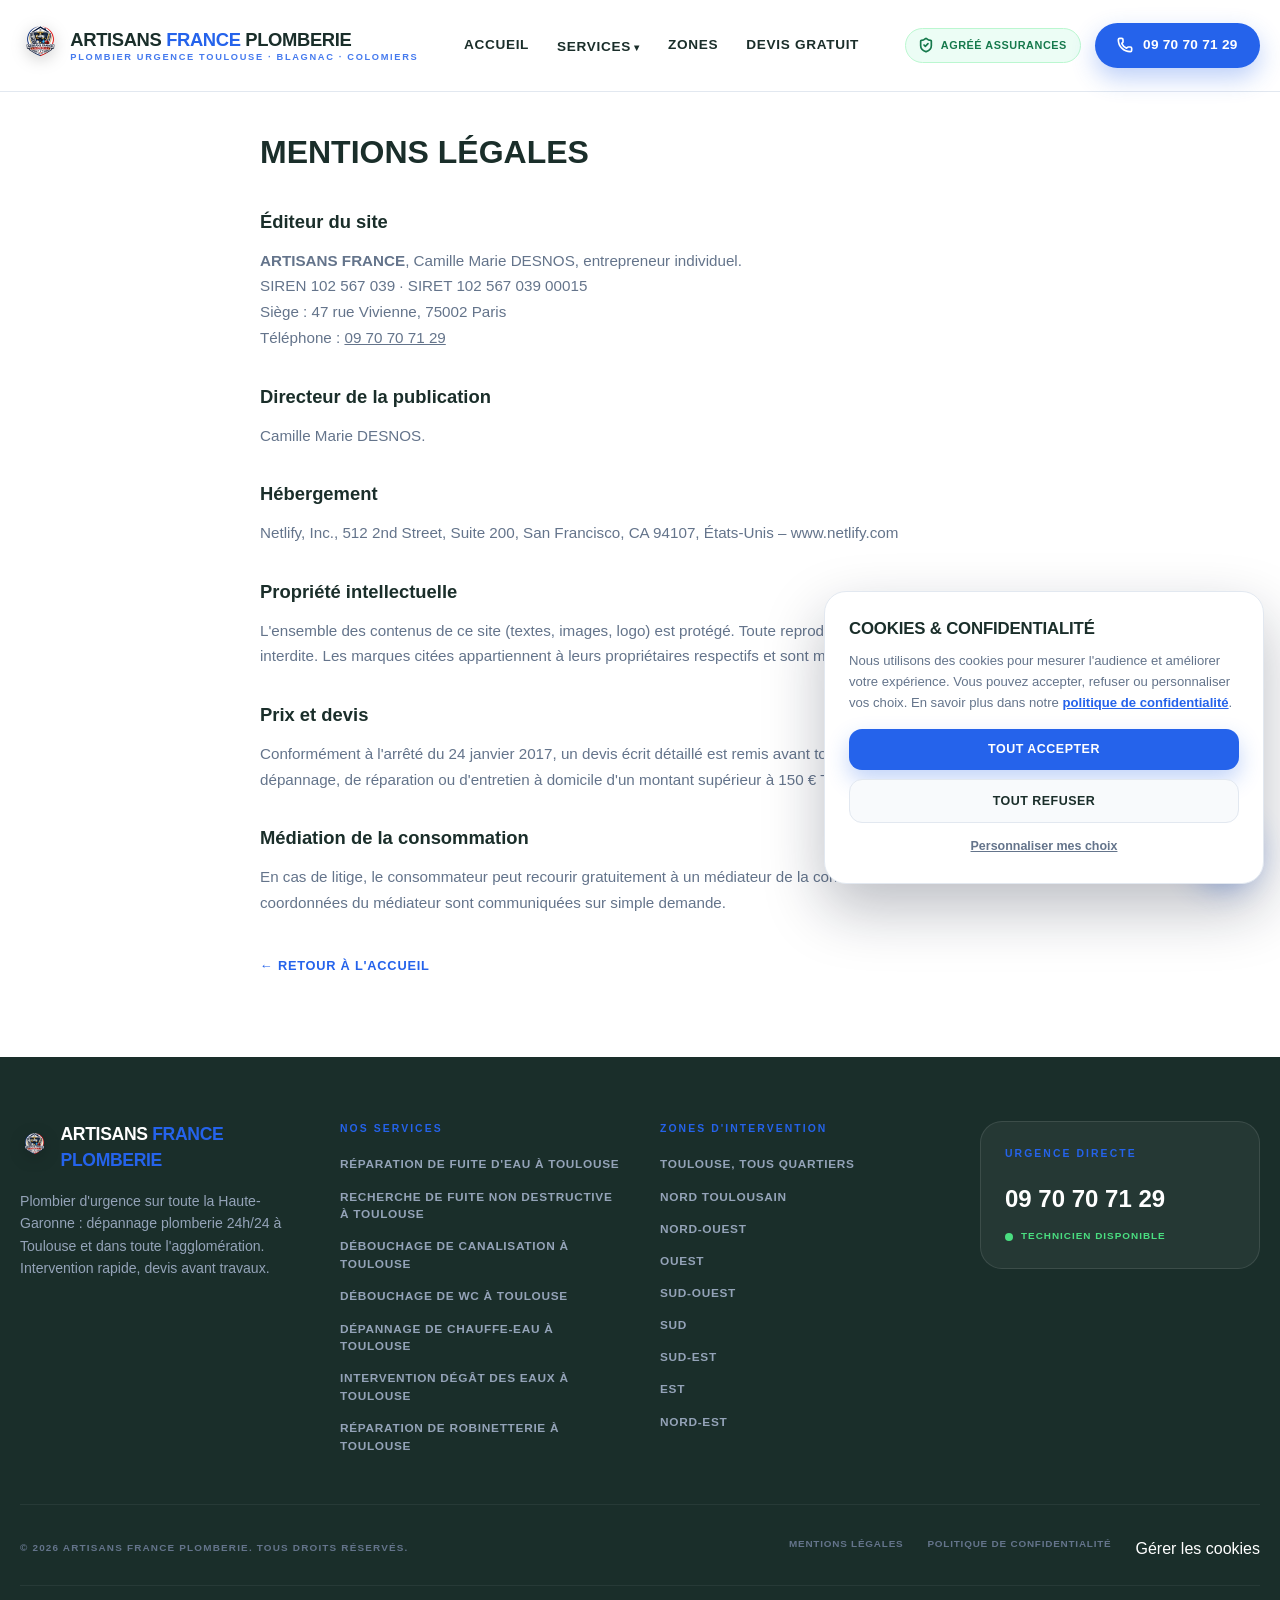
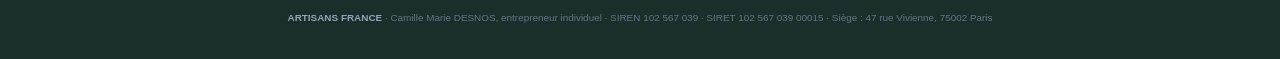
<file: mentions-legales/index.html>
<!DOCTYPE html>
<html lang="fr">
<head>
    <meta charset="utf-8">
    <meta name="viewport" content="width=device-width, initial-scale=1">
    <!-- Google Tag Manager -->
    <script>(function(w,d,s,l,i){w[l]=w[l]||[];w[l].push({'gtm.start':
    new Date().getTime(),event:'gtm.js'});var f=d.getElementsByTagName(s)[0],
    j=d.createElement(s),dl=l!='dataLayer'?'&l='+l:'';j.async=true;j.src=
    'https://www.googletagmanager.com/gtm.js?id='+i+dl;f.parentNode.insertBefore(j,f);
    })(window,document,'script','dataLayer','GTM-PZ6QSD93');</script>
    <!-- End Google Tag Manager -->
    <script>
        window.dataLayer = window.dataLayer || [];
        function gtag() { dataLayer.push(arguments); }
        gtag('consent', 'default', {
            ad_storage: 'denied', ad_user_data: 'denied', ad_personalization: 'denied',
            analytics_storage: 'denied', functionality_storage: 'granted', security_storage: 'granted',
            wait_for_update: 500
        });
    </script>
    <script async src="https://www.googletagmanager.com/gtag/js?id=GT-T944WWWS"></script>
    <script>
        gtag('js', new Date());
        gtag('config', 'GT-T944WWWS');
    </script>
    <title>Mentions légales – Artisans France Plomberie</title>
    <meta name="description" content="Mentions légales du site Artisans France Plomberie Toulouse.">
    <meta name="robots" content="index, follow">
    <link rel="canonical" href="https://plomberietoulouse.artisansfrance.com/mentions-legales/">
    <link rel="icon" type="image/png" sizes="32x32" href="/images/favicon-32.png">
    <link rel="icon" type="image/png" sizes="16x16" href="/images/favicon-16.png">
    <link rel="apple-touch-icon" sizes="180x180" href="/images/apple-touch-icon.png">
    <meta name="theme-color" content="#1a2e2a">
    <meta name="geo.region" content="FR-31">
    <meta property="og:type" content="website">
    <meta property="og:locale" content="fr_FR">
    <meta property="og:site_name" content="Artisans France Plomberie">
    <meta property="og:title" content="Mentions légales – Artisans France Plomberie">
    <meta property="og:description" content="Mentions légales du site Artisans France Plomberie Toulouse.">
    <meta property="og:url" content="https://plomberietoulouse.artisansfrance.com/mentions-legales/">
    <meta property="og:image" content="https://plomberietoulouse.artisansfrance.com/images/plombier-agree-toulouse.jpg">
    <meta name="twitter:card" content="summary_large_image">
    <link rel="stylesheet" href="/assets/style.css?v=472cea1c3d">

</head>
<body>
    <noscript><iframe src="https://www.googletagmanager.com/ns.html?id=GTM-PZ6QSD93" height="0" width="0" style="display:none;visibility:hidden"></iframe></noscript>
    <a href="#main" class="sr-only">Aller au contenu</a>

    <header class="site-header">
        <div class="container">
            <a href="/" class="brand" aria-label="Artisans France Plomberie, accueil">
                <span class="brand-mark" aria-hidden="true"><img src="/images/logo.png" alt="" width="163" height="240"></span>
                <span class="brand-text">
                    <span class="brand-name">Artisans <em>France</em> Plomberie</span>
                    <span class="brand-tagline">Plombier Urgence Toulouse · Blagnac · Colomiers</span>
                </span>
            </a>
            <nav class="main-nav" aria-label="Navigation principale">
                <a href="/">Accueil</a>
                <div class="nav-drop">
                    <a href="/#services">Services</a>
                    <div class="nav-drop-menu">
                        <a href="/fuite-d-eau-toulouse/">Réparation de fuite d'eau</a>
                        <a href="/recherche-de-fuite-toulouse/">Recherche de fuite non destructive</a>
                        <a href="/debouchage-canalisation-toulouse/">Débouchage de canalisation</a>
                        <a href="/debouchage-wc-toulouse/">Débouchage de WC</a>
                        <a href="/depannage-chauffe-eau-toulouse/">Dépannage de chauffe-eau</a>
                        <a href="/degat-des-eaux-toulouse/">Intervention dégât des eaux</a>
                        <a href="/reparation-robinet-toulouse/">Réparation de robinetterie</a>
                    </div>
                </div>
                <a href="/zones-intervention/">Zones</a>
                <a href="#contact">Devis gratuit</a>
            </nav>
            <div class="header-cta">
                <span class="assur-badge"><svg xmlns="http://www.w3.org/2000/svg" width="16" height="16" viewBox="0 0 24 24" fill="none" stroke="currentColor" stroke-width="2.5" stroke-linecap="round" stroke-linejoin="round" aria-hidden="true"><path d="M20 13c0 5-3.5 7.5-7.66 8.95a1 1 0 0 1-.67-.01C7.5 20.5 4 18 4 13V6a1 1 0 0 1 1-1c2 0 4.5-1.2 6.24-2.72a1.17 1.17 0 0 1 1.52 0C14.51 3.81 17 5 19 5a1 1 0 0 1 1 1z"></path><path d="m9 12 2 2 4-4"></path></svg> Agréé Assurances</span>
                <a href="tel:+33970707129" class="call-btn"><svg xmlns="http://www.w3.org/2000/svg" width="16" height="16" viewBox="0 0 24 24" fill="none" stroke="currentColor" stroke-width="2.5" stroke-linecap="round" stroke-linejoin="round" aria-hidden="true"><path d="M13.832 16.568a1 1 0 0 0 1.213-.303l.355-.465A2 2 0 0 1 17 15h3a2 2 0 0 1 2 2v3a2 2 0 0 1-2 2A18 18 0 0 1 2 4a2 2 0 0 1 2-2h3a2 2 0 0 1 2 2v3a2 2 0 0 1-.8 1.6l-.468.351a1 1 0 0 0-.292 1.233 14 14 0 0 0 6.392 6.384"></path></svg><span>09 70 70 71 29</span></a>
            </div>
            <button type="button" class="burger" aria-label="Ouvrir le menu" aria-controls="mobile-menu" aria-expanded="false">
                <svg xmlns="http://www.w3.org/2000/svg" width="24" height="24" viewBox="0 0 24 24" fill="none" stroke="currentColor" stroke-width="2.5" stroke-linecap="round" stroke-linejoin="round" aria-hidden="true"><path d="M4 6h16"></path><path d="M4 12h16"></path><path d="M4 18h16"></path></svg>
            </button>
        </div>
    </header>
    <div id="mobile-menu" class="mobile-menu" role="dialog" aria-label="Menu de navigation">
        <div class="mobile-menu-head">
            <span class="brand-name">Artisans <em style="color:#2563EB;font-style:normal;">France</em> Plomberie</span>
            <button type="button" class="burger" aria-label="Fermer le menu"><svg xmlns="http://www.w3.org/2000/svg" width="22" height="22" viewBox="0 0 24 24" fill="none" stroke="currentColor" stroke-width="2.5" stroke-linecap="round" stroke-linejoin="round" aria-hidden="true"><path d="M18 6 6 18"></path><path d="m6 6 12 12"></path></svg></button>
        </div>
        <div class="mobile-menu-body">
            <a href="tel:+33970707129" class="mobile-call-card">
                <span class="mobile-call-icon"><svg xmlns="http://www.w3.org/2000/svg" width="22" height="22" viewBox="0 0 24 24" fill="none" stroke="currentColor" stroke-width="2.5" stroke-linecap="round" stroke-linejoin="round" aria-hidden="true"><path d="M13.832 16.568a1 1 0 0 0 1.213-.303l.355-.465A2 2 0 0 1 17 15h3a2 2 0 0 1 2 2v3a2 2 0 0 1-2 2A18 18 0 0 1 2 4a2 2 0 0 1 2-2h3a2 2 0 0 1 2 2v3a2 2 0 0 1-.8 1.6l-.468.351a1 1 0 0 0-.292 1.233 14 14 0 0 0 6.392 6.384"></path></svg></span>
                <span><span>Urgence 24h/7j</span><strong>09 70 70 71 29</strong></span>
            </a>
            <nav class="mobile-nav" aria-label="Navigation mobile">
                <a href="/">Accueil</a>
                <a href="/#services">Services</a>
                <a class="sub" href="/fuite-d-eau-toulouse/">Réparation de fuite d'eau</a>
                <a class="sub" href="/recherche-de-fuite-toulouse/">Recherche de fuite non destructive</a>
                <a class="sub" href="/debouchage-canalisation-toulouse/">Débouchage de canalisation</a>
                <a class="sub" href="/debouchage-wc-toulouse/">Débouchage de WC</a>
                <a class="sub" href="/depannage-chauffe-eau-toulouse/">Dépannage de chauffe-eau</a>
                <a class="sub" href="/degat-des-eaux-toulouse/">Intervention dégât des eaux</a>
                <a class="sub" href="/reparation-robinet-toulouse/">Réparation de robinetterie</a>
                <a href="/zones-intervention/">Zones d'intervention</a>
                <a href="#contact">Devis gratuit</a>
            </nav>
            <div class="mobile-menu-foot"><svg xmlns="http://www.w3.org/2000/svg" width="14" height="14" viewBox="0 0 24 24" fill="none" stroke="currentColor" stroke-width="2.5" stroke-linecap="round" stroke-linejoin="round" aria-hidden="true"><path d="M20 13c0 5-3.5 7.5-7.66 8.95a1 1 0 0 1-.67-.01C7.5 20.5 4 18 4 13V6a1 1 0 0 1 1-1c2 0 4.5-1.2 6.24-2.72a1.17 1.17 0 0 1 1.52 0C14.51 3.81 17 5 19 5a1 1 0 0 1 1 1z"></path><path d="m9 12 2 2 4-4"></path></svg><span>Agréé toutes assurances</span></div>
        </div>
    </div>
    <main id="main">
        <div class="container">
            <article class="legal-page">
                <h1>Mentions légales</h1>
                
<h2>Éditeur du site</h2>
<p><strong>ARTISANS FRANCE</strong>, Camille Marie DESNOS, entrepreneur individuel.<br>
SIREN 102 567 039 · SIRET 102 567 039 00015<br>
Siège : 47 rue Vivienne, 75002 Paris<br>
Téléphone : <a href="tel:+33970707129">09 70 70 71 29</a></p>
<h2>Directeur de la publication</h2>
<p>Camille Marie DESNOS.</p>
<h2>Hébergement</h2>
<p>Netlify, Inc., 512 2nd Street, Suite 200, San Francisco, CA 94107, États-Unis – www.netlify.com</p>
<h2>Propriété intellectuelle</h2>
<p>L'ensemble des contenus de ce site (textes, images, logo) est protégé. Toute reproduction sans autorisation est interdite. Les marques citées appartiennent à leurs propriétaires respectifs et sont mentionnées à titre informatif.</p>
<h2>Prix et devis</h2>
<p>Conformément à l'arrêté du 24 janvier 2017, un devis écrit détaillé est remis avant toute prestation de dépannage, de réparation ou d'entretien à domicile d'un montant supérieur à 150 € TTC.</p>
<h2>Médiation de la consommation</h2>
<p>En cas de litige, le consommateur peut recourir gratuitement à un médiateur de la consommation. Les coordonnées du médiateur sont communiquées sur simple demande.</p>

                <a class="legal-back" href="/">← Retour à l'accueil</a>
            </article>
        </div>
    </main>
    <footer class="site-footer">
        <div class="container">
            <div class="footer-grid">
                <div class="footer-col">
                    <div class="footer-brand">
                        <span class="brand-mark" aria-hidden="true"><img src="/images/logo.png" alt="" width="163" height="240" loading="lazy"></span>
                        <span>Artisans <em>France Plomberie</em></span>
                    </div>
                    <p>Plombier d'urgence sur toute la Haute-Garonne : dépannage plomberie 24h/24 à Toulouse et dans toute l'agglomération. Intervention rapide, devis avant travaux.</p>
                </div>
                <div class="footer-col">
                    <h4>Nos services</h4>
                    <ul>
                        <li><a href="/fuite-d-eau-toulouse/">Réparation de fuite d'eau à Toulouse</a></li>
                        <li><a href="/recherche-de-fuite-toulouse/">Recherche de fuite non destructive à Toulouse</a></li>
                        <li><a href="/debouchage-canalisation-toulouse/">Débouchage de canalisation à Toulouse</a></li>
                        <li><a href="/debouchage-wc-toulouse/">Débouchage de WC à Toulouse</a></li>
                        <li><a href="/depannage-chauffe-eau-toulouse/">Dépannage de chauffe-eau à Toulouse</a></li>
                        <li><a href="/degat-des-eaux-toulouse/">Intervention dégât des eaux à Toulouse</a></li>
                        <li><a href="/reparation-robinet-toulouse/">Réparation de robinetterie à Toulouse</a></li>
                    </ul>
                </div>
                <div class="footer-col">
                    <h4>Zones d'intervention</h4>
                    <ul>
                        <li><a href="/zones-intervention/#toulouse">Toulouse, tous quartiers</a></li>
                        <li><a href="/zones-intervention/#nord">Nord toulousain</a></li>
                        <li><a href="/zones-intervention/#nord-ouest">Nord-ouest</a></li>
                        <li><a href="/zones-intervention/#ouest">Ouest</a></li>
                        <li><a href="/zones-intervention/#sud-ouest">Sud-ouest</a></li>
                        <li><a href="/zones-intervention/#sud">Sud</a></li>
                        <li><a href="/zones-intervention/#sud-est">Sud-est</a></li>
                        <li><a href="/zones-intervention/#est">Est</a></li>
                        <li><a href="/zones-intervention/#nord-est">Nord-est</a></li>
                    </ul>
                </div>
                <div class="footer-col">
                    <div class="footer-urgence">
                        <h4>Urgence Directe</h4>
                        <a href="tel:+33970707129">09 70 70 71 29</a>
                        <div class="footer-status"><span class="dot" aria-hidden="true"></span><span>Technicien disponible</span></div>
                    </div>
                </div>
            </div>
            <div class="footer-bottom">
                <p>© <span id="current-year">2026</span> ARTISANS FRANCE PLOMBERIE. TOUS DROITS RÉSERVÉS.</p>
                <nav class="footer-legal-nav">
                    <a href="/mentions-legales/">Mentions légales</a>
                    <a href="/politique-de-confidentialite/">Politique de confidentialité</a>
                    <button type="button" id="cmp-manage" class="cmp-manage-link">Gérer les cookies</button>
                </nav>
            </div>
            <p class="footer-identity">
                <strong>ARTISANS FRANCE</strong> · Camille Marie DESNOS, entrepreneur individuel ·
                SIREN 102 567 039 · SIRET 102 567 039 00015 · Siège : 47 rue Vivienne, 75002 Paris
            </p>
        </div>
    </footer>
    <div id="sticky-cta" class="sticky-cta">
        <a href="tel:+33970707129">
            <span class="icon-box" aria-hidden="true"><svg xmlns="http://www.w3.org/2000/svg" width="22" height="22" viewBox="0 0 24 24" fill="currentColor" stroke="currentColor" stroke-width="2.5" stroke-linecap="round" stroke-linejoin="round" aria-hidden="true"><path d="M13.832 16.568a1 1 0 0 0 1.213-.303l.355-.465A2 2 0 0 1 17 15h3a2 2 0 0 1 2 2v3a2 2 0 0 1-2 2A18 18 0 0 1 2 4a2 2 0 0 1 2-2h3a2 2 0 0 1 2 2v3a2 2 0 0 1-.8 1.6l-.468.351a1 1 0 0 0-.292 1.233 14 14 0 0 0 6.392 6.384"></path></svg></span>
            <span class="txt"><span>Dépannage 24/7</span><strong>09 70 70 71 29</strong></span>
            <span class="chevron" aria-hidden="true"><svg xmlns="http://www.w3.org/2000/svg" width="18" height="18" viewBox="0 0 24 24" fill="none" stroke="currentColor" stroke-width="2.5" stroke-linecap="round" stroke-linejoin="round" aria-hidden="true"><path d="m9 18 6-6-6-6"></path></svg></span>
        </a>
    </div>
    <a href="tel:+33970707129" class="floating-phone" aria-label="Appeler le plombier d'urgence au 09 70 70 71 29"><svg xmlns="http://www.w3.org/2000/svg" width="24" height="24" viewBox="0 0 24 24" fill="currentColor" stroke="currentColor" stroke-width="2.5" stroke-linecap="round" stroke-linejoin="round" aria-hidden="true"><path d="M13.832 16.568a1 1 0 0 0 1.213-.303l.355-.465A2 2 0 0 1 17 15h3a2 2 0 0 1 2 2v3a2 2 0 0 1-2 2A18 18 0 0 1 2 4a2 2 0 0 1 2-2h3a2 2 0 0 1 2 2v3a2 2 0 0 1-.8 1.6l-.468.351a1 1 0 0 0-.292 1.233 14 14 0 0 0 6.392 6.384"></path></svg></a>
    <div id="cmp-banner" class="cmp-banner" role="dialog" aria-label="Gestion du consentement aux cookies" aria-live="polite">
        <h2>Cookies &amp; confidentialité</h2>
        <p>Nous utilisons des cookies pour mesurer l'audience et améliorer votre expérience. Vous pouvez accepter, refuser ou personnaliser vos choix. En savoir plus dans notre <a href="/politique-de-confidentialite/">politique de confidentialité</a>.</p>
        <div id="cmp-prefs" class="cmp-prefs">
            <div class="cmp-pref-row">
                <div class="txt"><strong>Strictement nécessaires</strong><span>Indispensables au fonctionnement du site.</span></div>
                <label class="cmp-switch" aria-label="Cookies strictement nécessaires (toujours actifs)"><input type="checkbox" checked disabled><span class="track"></span></label>
            </div>
            <div class="cmp-pref-row">
                <div class="txt"><strong>Mesure d'audience</strong><span>Statistiques de visite anonymisées.</span></div>
                <label class="cmp-switch" aria-label="Cookies de mesure d'audience"><input type="checkbox" id="cmp-analytics"><span class="track"></span></label>
            </div>
            <div class="cmp-pref-row">
                <div class="txt"><strong>Publicité</strong><span>Publicité et mesure marketing (Google Ads).</span></div>
                <label class="cmp-switch" aria-label="Cookies publicitaires"><input type="checkbox" id="cmp-ads"><span class="track"></span></label>
            </div>
        </div>
        <div class="cmp-actions">
            <button type="button" class="cmp-btn cmp-accept" id="cmp-accept">Tout accepter</button>
            <button type="button" class="cmp-btn cmp-refuse" id="cmp-refuse">Tout refuser</button>
            <button type="button" class="cmp-btn cmp-custom-toggle" id="cmp-customize">Personnaliser mes choix</button>
            <button type="button" class="cmp-btn cmp-save" id="cmp-save" style="display:none;">Enregistrer mes choix</button>
        </div>
    </div>
    <script src="/assets/main.js?v=7249b56e0b" defer></script>
</body>
</html>
</file>
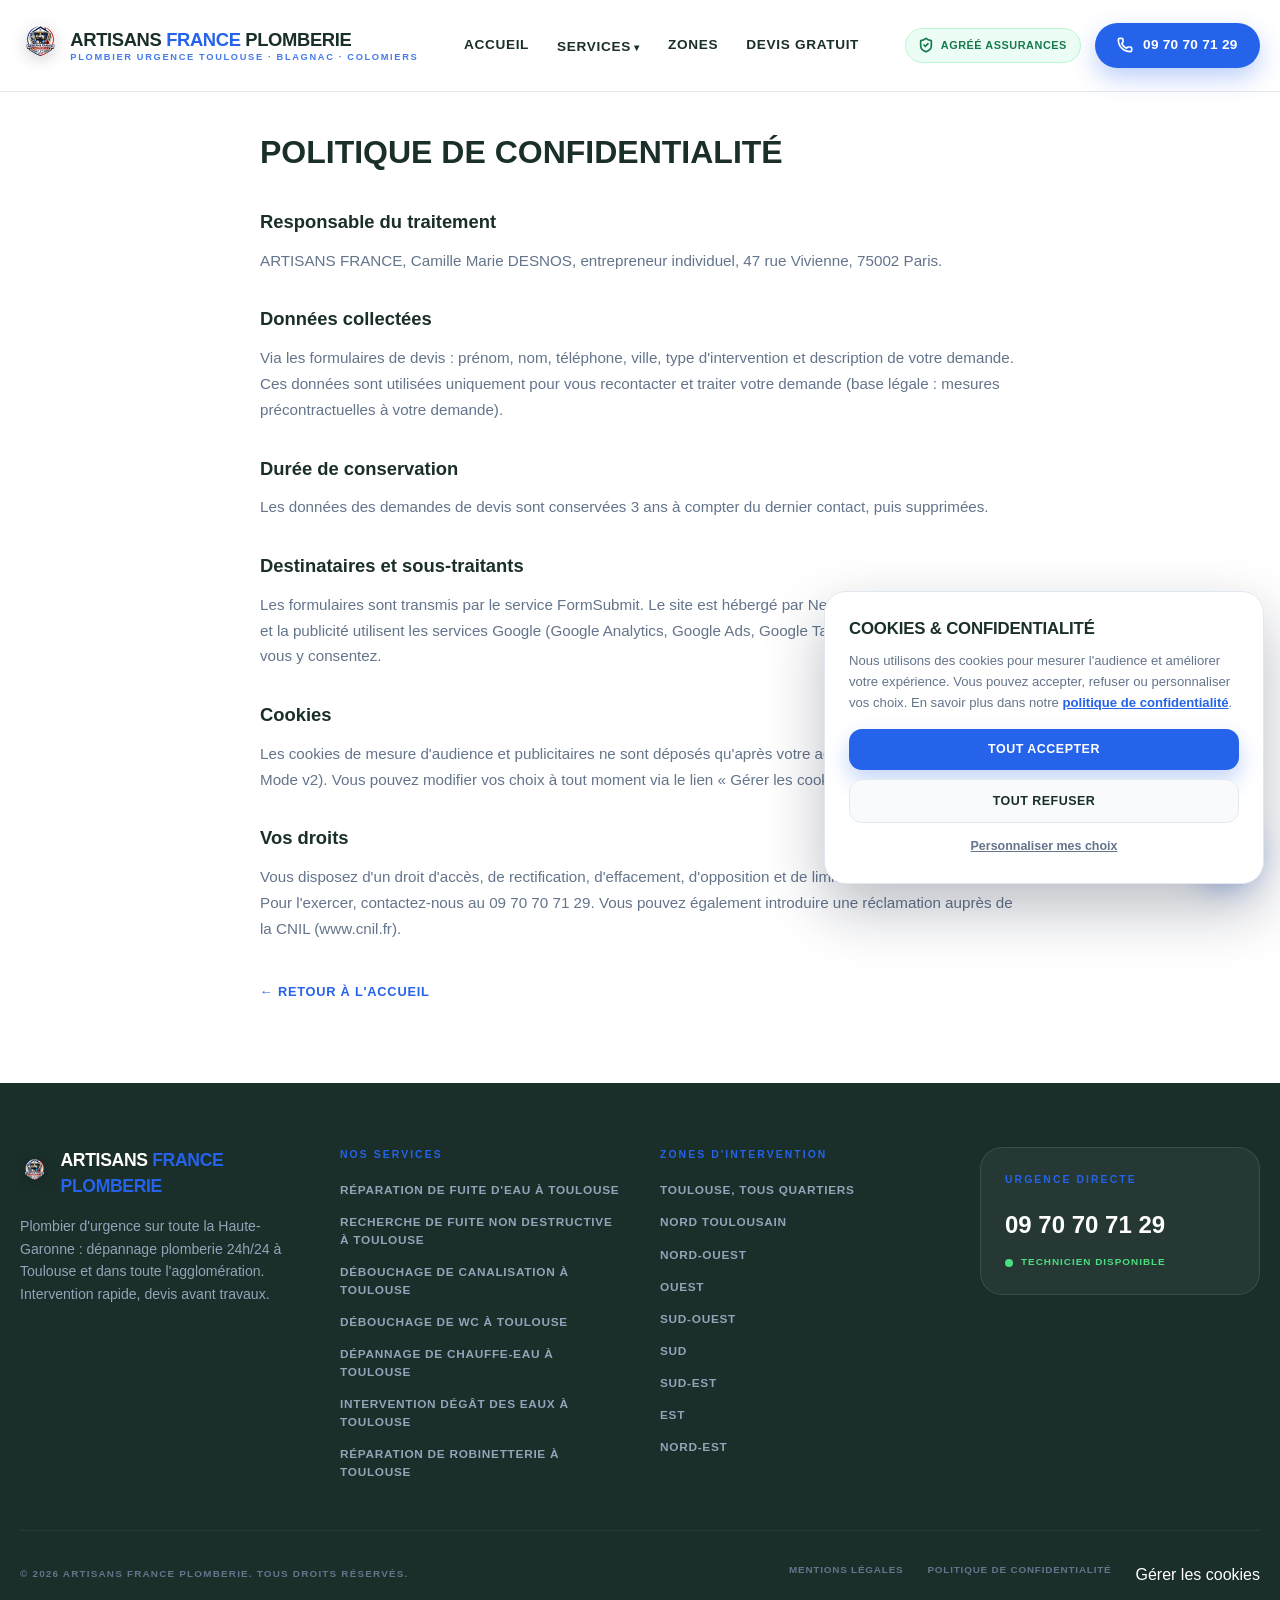
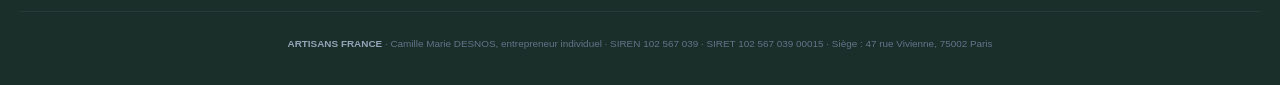
<file: politique-de-confidentialite/index.html>
<!DOCTYPE html>
<html lang="fr">
<head>
    <meta charset="utf-8">
    <meta name="viewport" content="width=device-width, initial-scale=1">
    <!-- Google Tag Manager -->
    <script>(function(w,d,s,l,i){w[l]=w[l]||[];w[l].push({'gtm.start':
    new Date().getTime(),event:'gtm.js'});var f=d.getElementsByTagName(s)[0],
    j=d.createElement(s),dl=l!='dataLayer'?'&l='+l:'';j.async=true;j.src=
    'https://www.googletagmanager.com/gtm.js?id='+i+dl;f.parentNode.insertBefore(j,f);
    })(window,document,'script','dataLayer','GTM-PZ6QSD93');</script>
    <!-- End Google Tag Manager -->
    <script>
        window.dataLayer = window.dataLayer || [];
        function gtag() { dataLayer.push(arguments); }
        gtag('consent', 'default', {
            ad_storage: 'denied', ad_user_data: 'denied', ad_personalization: 'denied',
            analytics_storage: 'denied', functionality_storage: 'granted', security_storage: 'granted',
            wait_for_update: 500
        });
    </script>
    <script async src="https://www.googletagmanager.com/gtag/js?id=GT-T944WWWS"></script>
    <script>
        gtag('js', new Date());
        gtag('config', 'GT-T944WWWS');
    </script>
    <title>Politique de confidentialité – Artisans France Plomberie</title>
    <meta name="description" content="Politique de confidentialité et cookies du site Artisans France Plomberie Toulouse.">
    <meta name="robots" content="index, follow">
    <link rel="canonical" href="https://plomberietoulouse.artisansfrance.com/politique-de-confidentialite/">
    <link rel="icon" type="image/png" sizes="32x32" href="/images/favicon-32.png">
    <link rel="icon" type="image/png" sizes="16x16" href="/images/favicon-16.png">
    <link rel="apple-touch-icon" sizes="180x180" href="/images/apple-touch-icon.png">
    <meta name="theme-color" content="#1a2e2a">
    <meta name="geo.region" content="FR-31">
    <meta property="og:type" content="website">
    <meta property="og:locale" content="fr_FR">
    <meta property="og:site_name" content="Artisans France Plomberie">
    <meta property="og:title" content="Politique de confidentialité – Artisans France Plomberie">
    <meta property="og:description" content="Politique de confidentialité et cookies du site Artisans France Plomberie Toulouse.">
    <meta property="og:url" content="https://plomberietoulouse.artisansfrance.com/politique-de-confidentialite/">
    <meta property="og:image" content="https://plomberietoulouse.artisansfrance.com/images/plombier-agree-toulouse.jpg">
    <meta name="twitter:card" content="summary_large_image">
    <link rel="stylesheet" href="/assets/style.css?v=472cea1c3d">

</head>
<body>
    <noscript><iframe src="https://www.googletagmanager.com/ns.html?id=GTM-PZ6QSD93" height="0" width="0" style="display:none;visibility:hidden"></iframe></noscript>
    <a href="#main" class="sr-only">Aller au contenu</a>

    <header class="site-header">
        <div class="container">
            <a href="/" class="brand" aria-label="Artisans France Plomberie, accueil">
                <span class="brand-mark" aria-hidden="true"><img src="/images/logo.png" alt="" width="163" height="240"></span>
                <span class="brand-text">
                    <span class="brand-name">Artisans <em>France</em> Plomberie</span>
                    <span class="brand-tagline">Plombier Urgence Toulouse · Blagnac · Colomiers</span>
                </span>
            </a>
            <nav class="main-nav" aria-label="Navigation principale">
                <a href="/">Accueil</a>
                <div class="nav-drop">
                    <a href="/#services">Services</a>
                    <div class="nav-drop-menu">
                        <a href="/fuite-d-eau-toulouse/">Réparation de fuite d'eau</a>
                        <a href="/recherche-de-fuite-toulouse/">Recherche de fuite non destructive</a>
                        <a href="/debouchage-canalisation-toulouse/">Débouchage de canalisation</a>
                        <a href="/debouchage-wc-toulouse/">Débouchage de WC</a>
                        <a href="/depannage-chauffe-eau-toulouse/">Dépannage de chauffe-eau</a>
                        <a href="/degat-des-eaux-toulouse/">Intervention dégât des eaux</a>
                        <a href="/reparation-robinet-toulouse/">Réparation de robinetterie</a>
                    </div>
                </div>
                <a href="/zones-intervention/">Zones</a>
                <a href="#contact">Devis gratuit</a>
            </nav>
            <div class="header-cta">
                <span class="assur-badge"><svg xmlns="http://www.w3.org/2000/svg" width="16" height="16" viewBox="0 0 24 24" fill="none" stroke="currentColor" stroke-width="2.5" stroke-linecap="round" stroke-linejoin="round" aria-hidden="true"><path d="M20 13c0 5-3.5 7.5-7.66 8.95a1 1 0 0 1-.67-.01C7.5 20.5 4 18 4 13V6a1 1 0 0 1 1-1c2 0 4.5-1.2 6.24-2.72a1.17 1.17 0 0 1 1.52 0C14.51 3.81 17 5 19 5a1 1 0 0 1 1 1z"></path><path d="m9 12 2 2 4-4"></path></svg> Agréé Assurances</span>
                <a href="tel:+33970707129" class="call-btn"><svg xmlns="http://www.w3.org/2000/svg" width="16" height="16" viewBox="0 0 24 24" fill="none" stroke="currentColor" stroke-width="2.5" stroke-linecap="round" stroke-linejoin="round" aria-hidden="true"><path d="M13.832 16.568a1 1 0 0 0 1.213-.303l.355-.465A2 2 0 0 1 17 15h3a2 2 0 0 1 2 2v3a2 2 0 0 1-2 2A18 18 0 0 1 2 4a2 2 0 0 1 2-2h3a2 2 0 0 1 2 2v3a2 2 0 0 1-.8 1.6l-.468.351a1 1 0 0 0-.292 1.233 14 14 0 0 0 6.392 6.384"></path></svg><span>09 70 70 71 29</span></a>
            </div>
            <button type="button" class="burger" aria-label="Ouvrir le menu" aria-controls="mobile-menu" aria-expanded="false">
                <svg xmlns="http://www.w3.org/2000/svg" width="24" height="24" viewBox="0 0 24 24" fill="none" stroke="currentColor" stroke-width="2.5" stroke-linecap="round" stroke-linejoin="round" aria-hidden="true"><path d="M4 6h16"></path><path d="M4 12h16"></path><path d="M4 18h16"></path></svg>
            </button>
        </div>
    </header>
    <div id="mobile-menu" class="mobile-menu" role="dialog" aria-label="Menu de navigation">
        <div class="mobile-menu-head">
            <span class="brand-name">Artisans <em style="color:#2563EB;font-style:normal;">France</em> Plomberie</span>
            <button type="button" class="burger" aria-label="Fermer le menu"><svg xmlns="http://www.w3.org/2000/svg" width="22" height="22" viewBox="0 0 24 24" fill="none" stroke="currentColor" stroke-width="2.5" stroke-linecap="round" stroke-linejoin="round" aria-hidden="true"><path d="M18 6 6 18"></path><path d="m6 6 12 12"></path></svg></button>
        </div>
        <div class="mobile-menu-body">
            <a href="tel:+33970707129" class="mobile-call-card">
                <span class="mobile-call-icon"><svg xmlns="http://www.w3.org/2000/svg" width="22" height="22" viewBox="0 0 24 24" fill="none" stroke="currentColor" stroke-width="2.5" stroke-linecap="round" stroke-linejoin="round" aria-hidden="true"><path d="M13.832 16.568a1 1 0 0 0 1.213-.303l.355-.465A2 2 0 0 1 17 15h3a2 2 0 0 1 2 2v3a2 2 0 0 1-2 2A18 18 0 0 1 2 4a2 2 0 0 1 2-2h3a2 2 0 0 1 2 2v3a2 2 0 0 1-.8 1.6l-.468.351a1 1 0 0 0-.292 1.233 14 14 0 0 0 6.392 6.384"></path></svg></span>
                <span><span>Urgence 24h/7j</span><strong>09 70 70 71 29</strong></span>
            </a>
            <nav class="mobile-nav" aria-label="Navigation mobile">
                <a href="/">Accueil</a>
                <a href="/#services">Services</a>
                <a class="sub" href="/fuite-d-eau-toulouse/">Réparation de fuite d'eau</a>
                <a class="sub" href="/recherche-de-fuite-toulouse/">Recherche de fuite non destructive</a>
                <a class="sub" href="/debouchage-canalisation-toulouse/">Débouchage de canalisation</a>
                <a class="sub" href="/debouchage-wc-toulouse/">Débouchage de WC</a>
                <a class="sub" href="/depannage-chauffe-eau-toulouse/">Dépannage de chauffe-eau</a>
                <a class="sub" href="/degat-des-eaux-toulouse/">Intervention dégât des eaux</a>
                <a class="sub" href="/reparation-robinet-toulouse/">Réparation de robinetterie</a>
                <a href="/zones-intervention/">Zones d'intervention</a>
                <a href="#contact">Devis gratuit</a>
            </nav>
            <div class="mobile-menu-foot"><svg xmlns="http://www.w3.org/2000/svg" width="14" height="14" viewBox="0 0 24 24" fill="none" stroke="currentColor" stroke-width="2.5" stroke-linecap="round" stroke-linejoin="round" aria-hidden="true"><path d="M20 13c0 5-3.5 7.5-7.66 8.95a1 1 0 0 1-.67-.01C7.5 20.5 4 18 4 13V6a1 1 0 0 1 1-1c2 0 4.5-1.2 6.24-2.72a1.17 1.17 0 0 1 1.52 0C14.51 3.81 17 5 19 5a1 1 0 0 1 1 1z"></path><path d="m9 12 2 2 4-4"></path></svg><span>Agréé toutes assurances</span></div>
        </div>
    </div>
    <main id="main">
        <div class="container">
            <article class="legal-page">
                <h1>Politique de confidentialité</h1>
                
<h2>Responsable du traitement</h2>
<p>ARTISANS FRANCE, Camille Marie DESNOS, entrepreneur individuel, 47 rue Vivienne, 75002 Paris.</p>
<h2>Données collectées</h2>
<p>Via les formulaires de devis : prénom, nom, téléphone, ville, type d'intervention et description de votre demande. Ces données sont utilisées uniquement pour vous recontacter et traiter votre demande (base légale : mesures précontractuelles à votre demande).</p>
<h2>Durée de conservation</h2>
<p>Les données des demandes de devis sont conservées 3 ans à compter du dernier contact, puis supprimées.</p>
<h2>Destinataires et sous-traitants</h2>
<p>Les formulaires sont transmis par le service FormSubmit. Le site est hébergé par Netlify. La mesure d'audience et la publicité utilisent les services Google (Google Analytics, Google Ads, Google Tag Manager), uniquement si vous y consentez.</p>
<h2>Cookies</h2>
<p>Les cookies de mesure d'audience et publicitaires ne sont déposés qu'après votre accord (Google Consent Mode v2). Vous pouvez modifier vos choix à tout moment via le lien « Gérer les cookies » en bas de page.</p>
<h2>Vos droits</h2>
<p>Vous disposez d'un droit d'accès, de rectification, d'effacement, d'opposition et de limitation sur vos données. Pour l'exercer, contactez-nous au 09 70 70 71 29. Vous pouvez également introduire une réclamation auprès de la CNIL (www.cnil.fr).</p>

                <a class="legal-back" href="/">← Retour à l'accueil</a>
            </article>
        </div>
    </main>
    <footer class="site-footer">
        <div class="container">
            <div class="footer-grid">
                <div class="footer-col">
                    <div class="footer-brand">
                        <span class="brand-mark" aria-hidden="true"><img src="/images/logo.png" alt="" width="163" height="240" loading="lazy"></span>
                        <span>Artisans <em>France Plomberie</em></span>
                    </div>
                    <p>Plombier d'urgence sur toute la Haute-Garonne : dépannage plomberie 24h/24 à Toulouse et dans toute l'agglomération. Intervention rapide, devis avant travaux.</p>
                </div>
                <div class="footer-col">
                    <h4>Nos services</h4>
                    <ul>
                        <li><a href="/fuite-d-eau-toulouse/">Réparation de fuite d'eau à Toulouse</a></li>
                        <li><a href="/recherche-de-fuite-toulouse/">Recherche de fuite non destructive à Toulouse</a></li>
                        <li><a href="/debouchage-canalisation-toulouse/">Débouchage de canalisation à Toulouse</a></li>
                        <li><a href="/debouchage-wc-toulouse/">Débouchage de WC à Toulouse</a></li>
                        <li><a href="/depannage-chauffe-eau-toulouse/">Dépannage de chauffe-eau à Toulouse</a></li>
                        <li><a href="/degat-des-eaux-toulouse/">Intervention dégât des eaux à Toulouse</a></li>
                        <li><a href="/reparation-robinet-toulouse/">Réparation de robinetterie à Toulouse</a></li>
                    </ul>
                </div>
                <div class="footer-col">
                    <h4>Zones d'intervention</h4>
                    <ul>
                        <li><a href="/zones-intervention/#toulouse">Toulouse, tous quartiers</a></li>
                        <li><a href="/zones-intervention/#nord">Nord toulousain</a></li>
                        <li><a href="/zones-intervention/#nord-ouest">Nord-ouest</a></li>
                        <li><a href="/zones-intervention/#ouest">Ouest</a></li>
                        <li><a href="/zones-intervention/#sud-ouest">Sud-ouest</a></li>
                        <li><a href="/zones-intervention/#sud">Sud</a></li>
                        <li><a href="/zones-intervention/#sud-est">Sud-est</a></li>
                        <li><a href="/zones-intervention/#est">Est</a></li>
                        <li><a href="/zones-intervention/#nord-est">Nord-est</a></li>
                    </ul>
                </div>
                <div class="footer-col">
                    <div class="footer-urgence">
                        <h4>Urgence Directe</h4>
                        <a href="tel:+33970707129">09 70 70 71 29</a>
                        <div class="footer-status"><span class="dot" aria-hidden="true"></span><span>Technicien disponible</span></div>
                    </div>
                </div>
            </div>
            <div class="footer-bottom">
                <p>© <span id="current-year">2026</span> ARTISANS FRANCE PLOMBERIE. TOUS DROITS RÉSERVÉS.</p>
                <nav class="footer-legal-nav">
                    <a href="/mentions-legales/">Mentions légales</a>
                    <a href="/politique-de-confidentialite/">Politique de confidentialité</a>
                    <button type="button" id="cmp-manage" class="cmp-manage-link">Gérer les cookies</button>
                </nav>
            </div>
            <p class="footer-identity">
                <strong>ARTISANS FRANCE</strong> · Camille Marie DESNOS, entrepreneur individuel ·
                SIREN 102 567 039 · SIRET 102 567 039 00015 · Siège : 47 rue Vivienne, 75002 Paris
            </p>
        </div>
    </footer>
    <div id="sticky-cta" class="sticky-cta">
        <a href="tel:+33970707129">
            <span class="icon-box" aria-hidden="true"><svg xmlns="http://www.w3.org/2000/svg" width="22" height="22" viewBox="0 0 24 24" fill="currentColor" stroke="currentColor" stroke-width="2.5" stroke-linecap="round" stroke-linejoin="round" aria-hidden="true"><path d="M13.832 16.568a1 1 0 0 0 1.213-.303l.355-.465A2 2 0 0 1 17 15h3a2 2 0 0 1 2 2v3a2 2 0 0 1-2 2A18 18 0 0 1 2 4a2 2 0 0 1 2-2h3a2 2 0 0 1 2 2v3a2 2 0 0 1-.8 1.6l-.468.351a1 1 0 0 0-.292 1.233 14 14 0 0 0 6.392 6.384"></path></svg></span>
            <span class="txt"><span>Dépannage 24/7</span><strong>09 70 70 71 29</strong></span>
            <span class="chevron" aria-hidden="true"><svg xmlns="http://www.w3.org/2000/svg" width="18" height="18" viewBox="0 0 24 24" fill="none" stroke="currentColor" stroke-width="2.5" stroke-linecap="round" stroke-linejoin="round" aria-hidden="true"><path d="m9 18 6-6-6-6"></path></svg></span>
        </a>
    </div>
    <a href="tel:+33970707129" class="floating-phone" aria-label="Appeler le plombier d'urgence au 09 70 70 71 29"><svg xmlns="http://www.w3.org/2000/svg" width="24" height="24" viewBox="0 0 24 24" fill="currentColor" stroke="currentColor" stroke-width="2.5" stroke-linecap="round" stroke-linejoin="round" aria-hidden="true"><path d="M13.832 16.568a1 1 0 0 0 1.213-.303l.355-.465A2 2 0 0 1 17 15h3a2 2 0 0 1 2 2v3a2 2 0 0 1-2 2A18 18 0 0 1 2 4a2 2 0 0 1 2-2h3a2 2 0 0 1 2 2v3a2 2 0 0 1-.8 1.6l-.468.351a1 1 0 0 0-.292 1.233 14 14 0 0 0 6.392 6.384"></path></svg></a>
    <div id="cmp-banner" class="cmp-banner" role="dialog" aria-label="Gestion du consentement aux cookies" aria-live="polite">
        <h2>Cookies &amp; confidentialité</h2>
        <p>Nous utilisons des cookies pour mesurer l'audience et améliorer votre expérience. Vous pouvez accepter, refuser ou personnaliser vos choix. En savoir plus dans notre <a href="/politique-de-confidentialite/">politique de confidentialité</a>.</p>
        <div id="cmp-prefs" class="cmp-prefs">
            <div class="cmp-pref-row">
                <div class="txt"><strong>Strictement nécessaires</strong><span>Indispensables au fonctionnement du site.</span></div>
                <label class="cmp-switch" aria-label="Cookies strictement nécessaires (toujours actifs)"><input type="checkbox" checked disabled><span class="track"></span></label>
            </div>
            <div class="cmp-pref-row">
                <div class="txt"><strong>Mesure d'audience</strong><span>Statistiques de visite anonymisées.</span></div>
                <label class="cmp-switch" aria-label="Cookies de mesure d'audience"><input type="checkbox" id="cmp-analytics"><span class="track"></span></label>
            </div>
            <div class="cmp-pref-row">
                <div class="txt"><strong>Publicité</strong><span>Publicité et mesure marketing (Google Ads).</span></div>
                <label class="cmp-switch" aria-label="Cookies publicitaires"><input type="checkbox" id="cmp-ads"><span class="track"></span></label>
            </div>
        </div>
        <div class="cmp-actions">
            <button type="button" class="cmp-btn cmp-accept" id="cmp-accept">Tout accepter</button>
            <button type="button" class="cmp-btn cmp-refuse" id="cmp-refuse">Tout refuser</button>
            <button type="button" class="cmp-btn cmp-custom-toggle" id="cmp-customize">Personnaliser mes choix</button>
            <button type="button" class="cmp-btn cmp-save" id="cmp-save" style="display:none;">Enregistrer mes choix</button>
        </div>
    </div>
    <script src="/assets/main.js?v=7249b56e0b" defer></script>
</body>
</html>
</file>
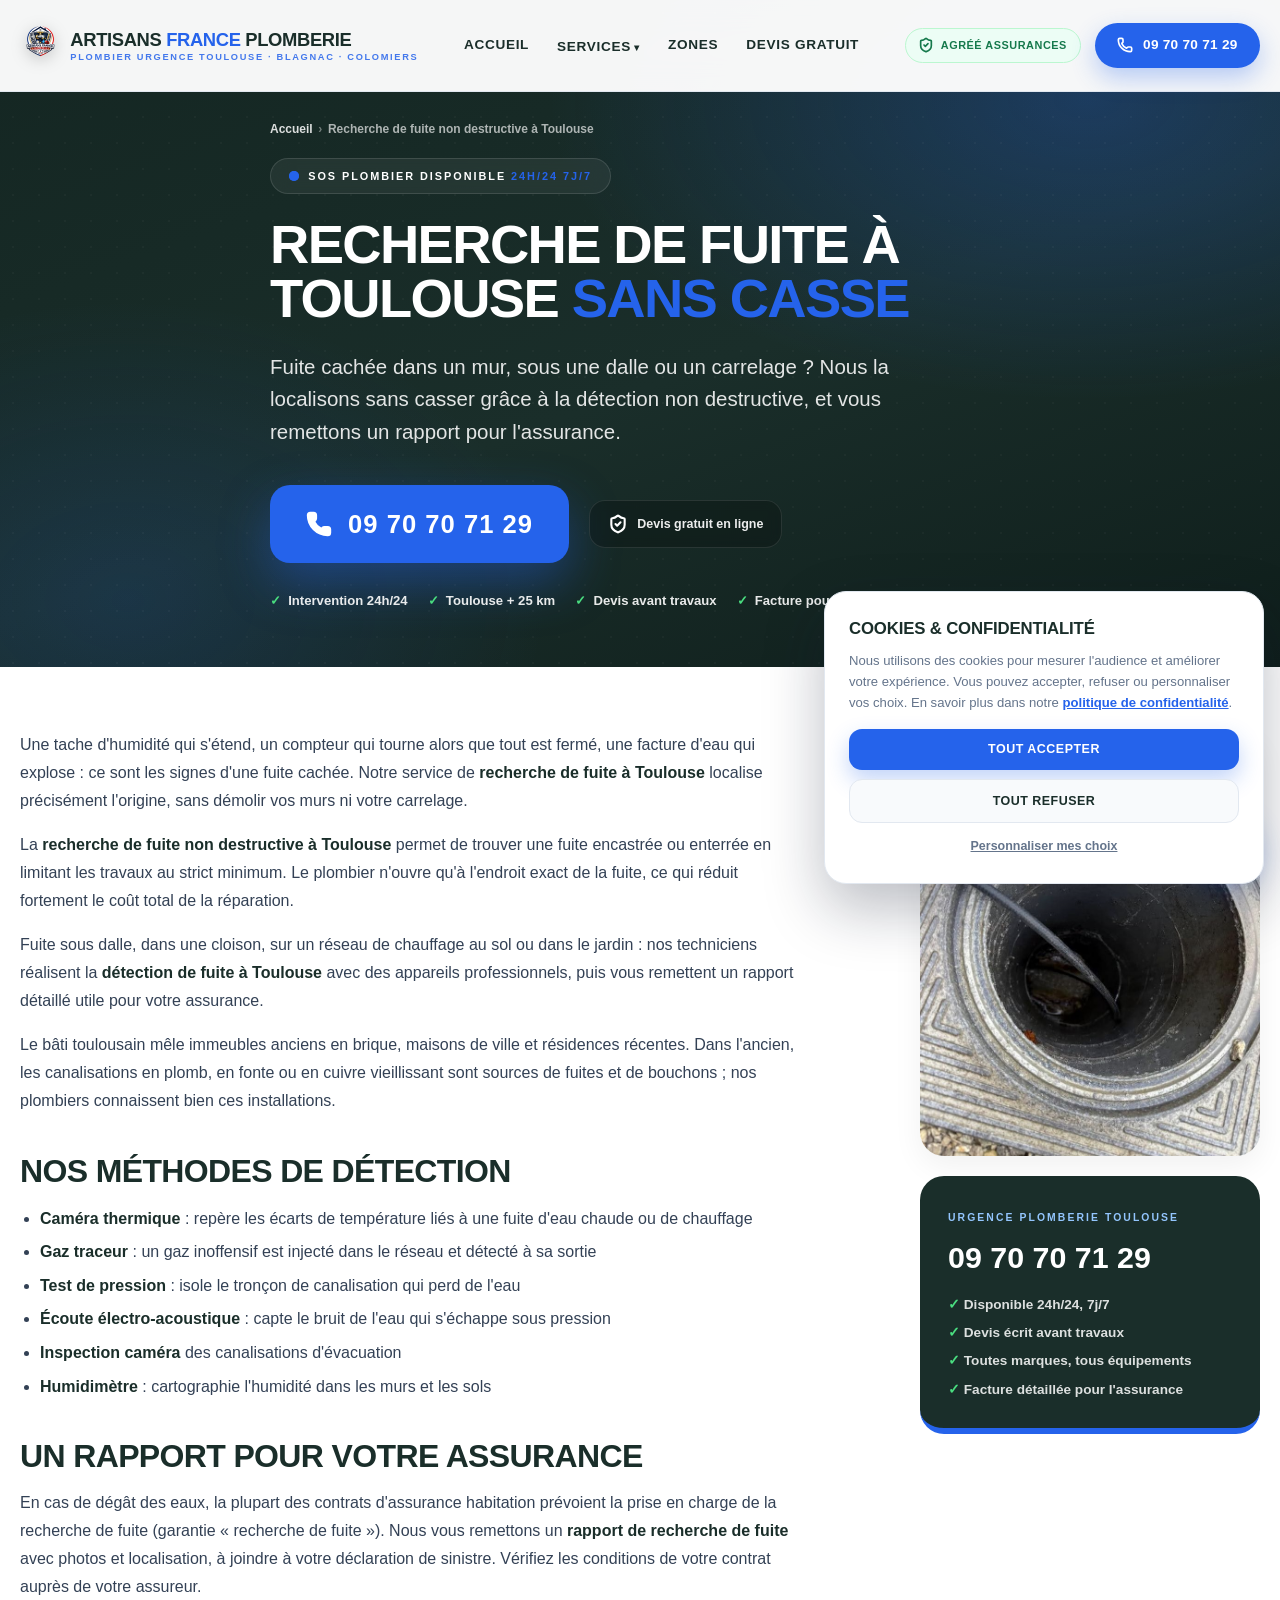
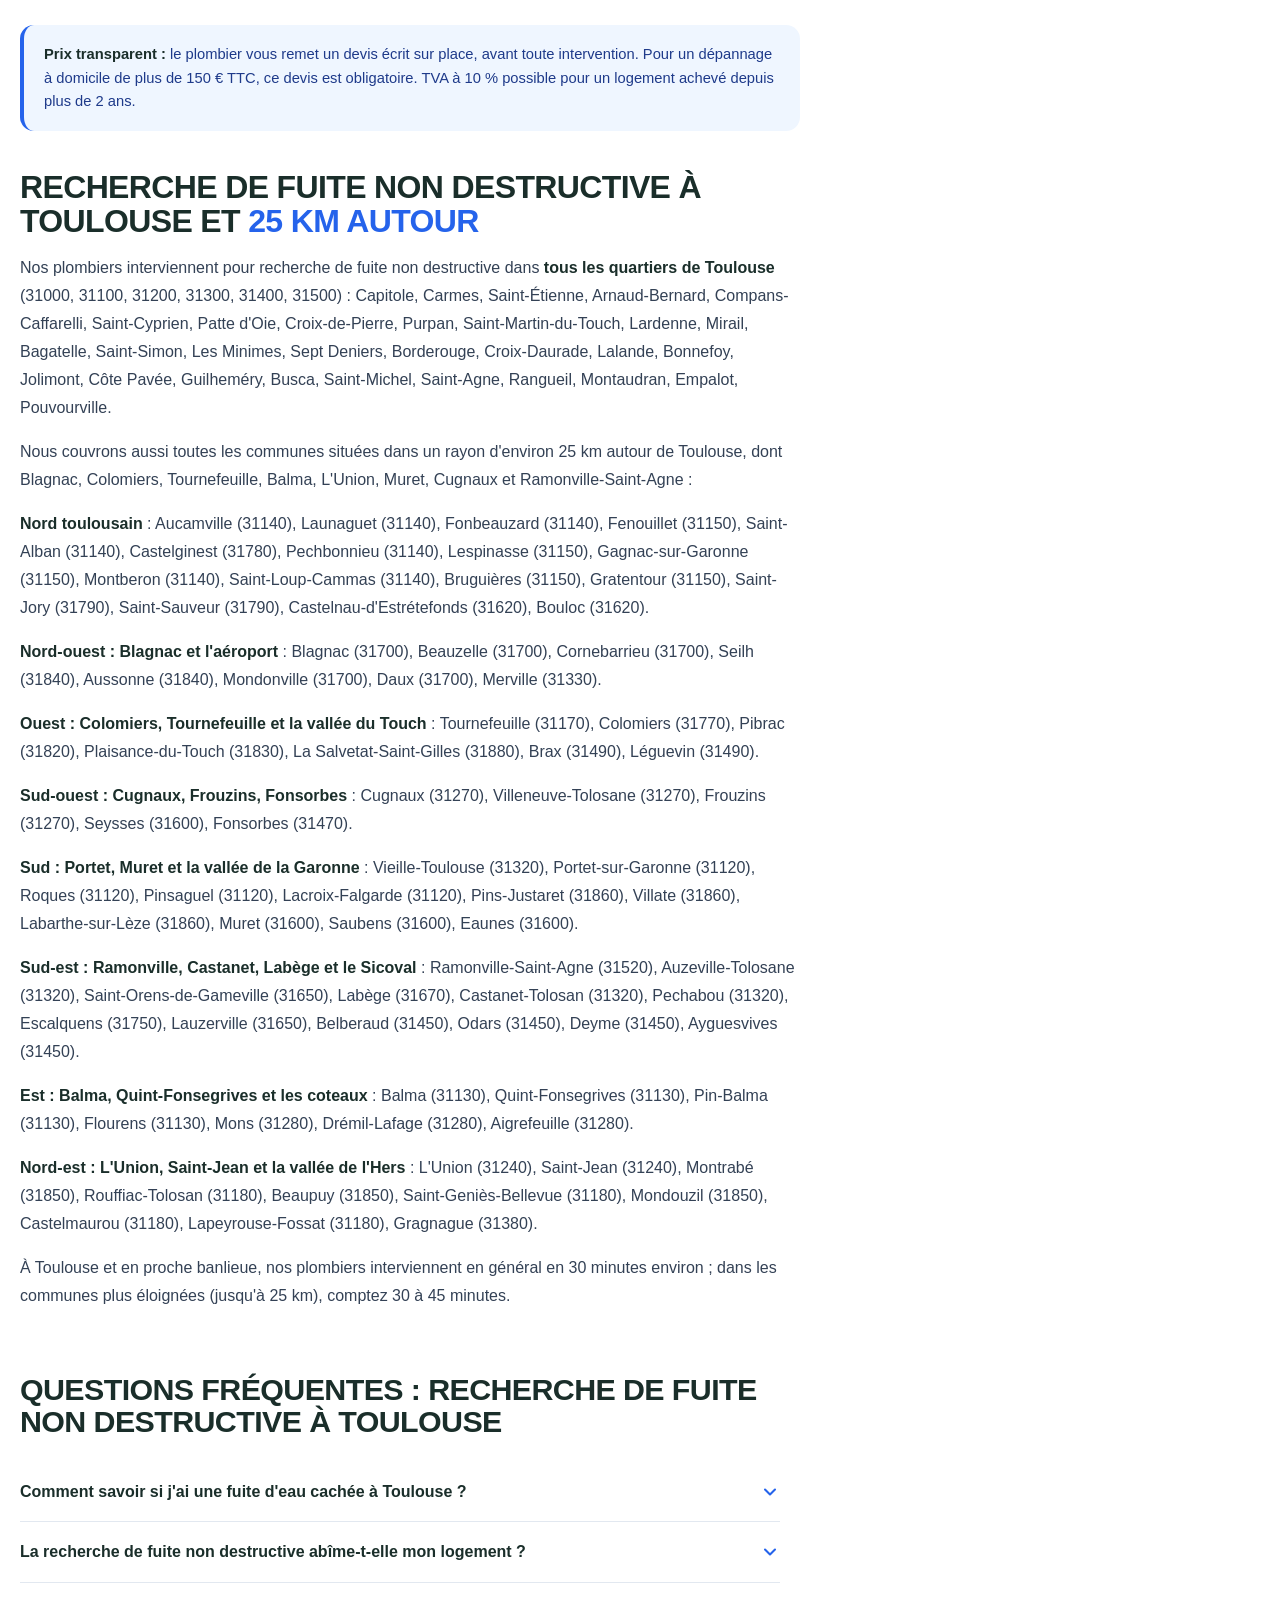
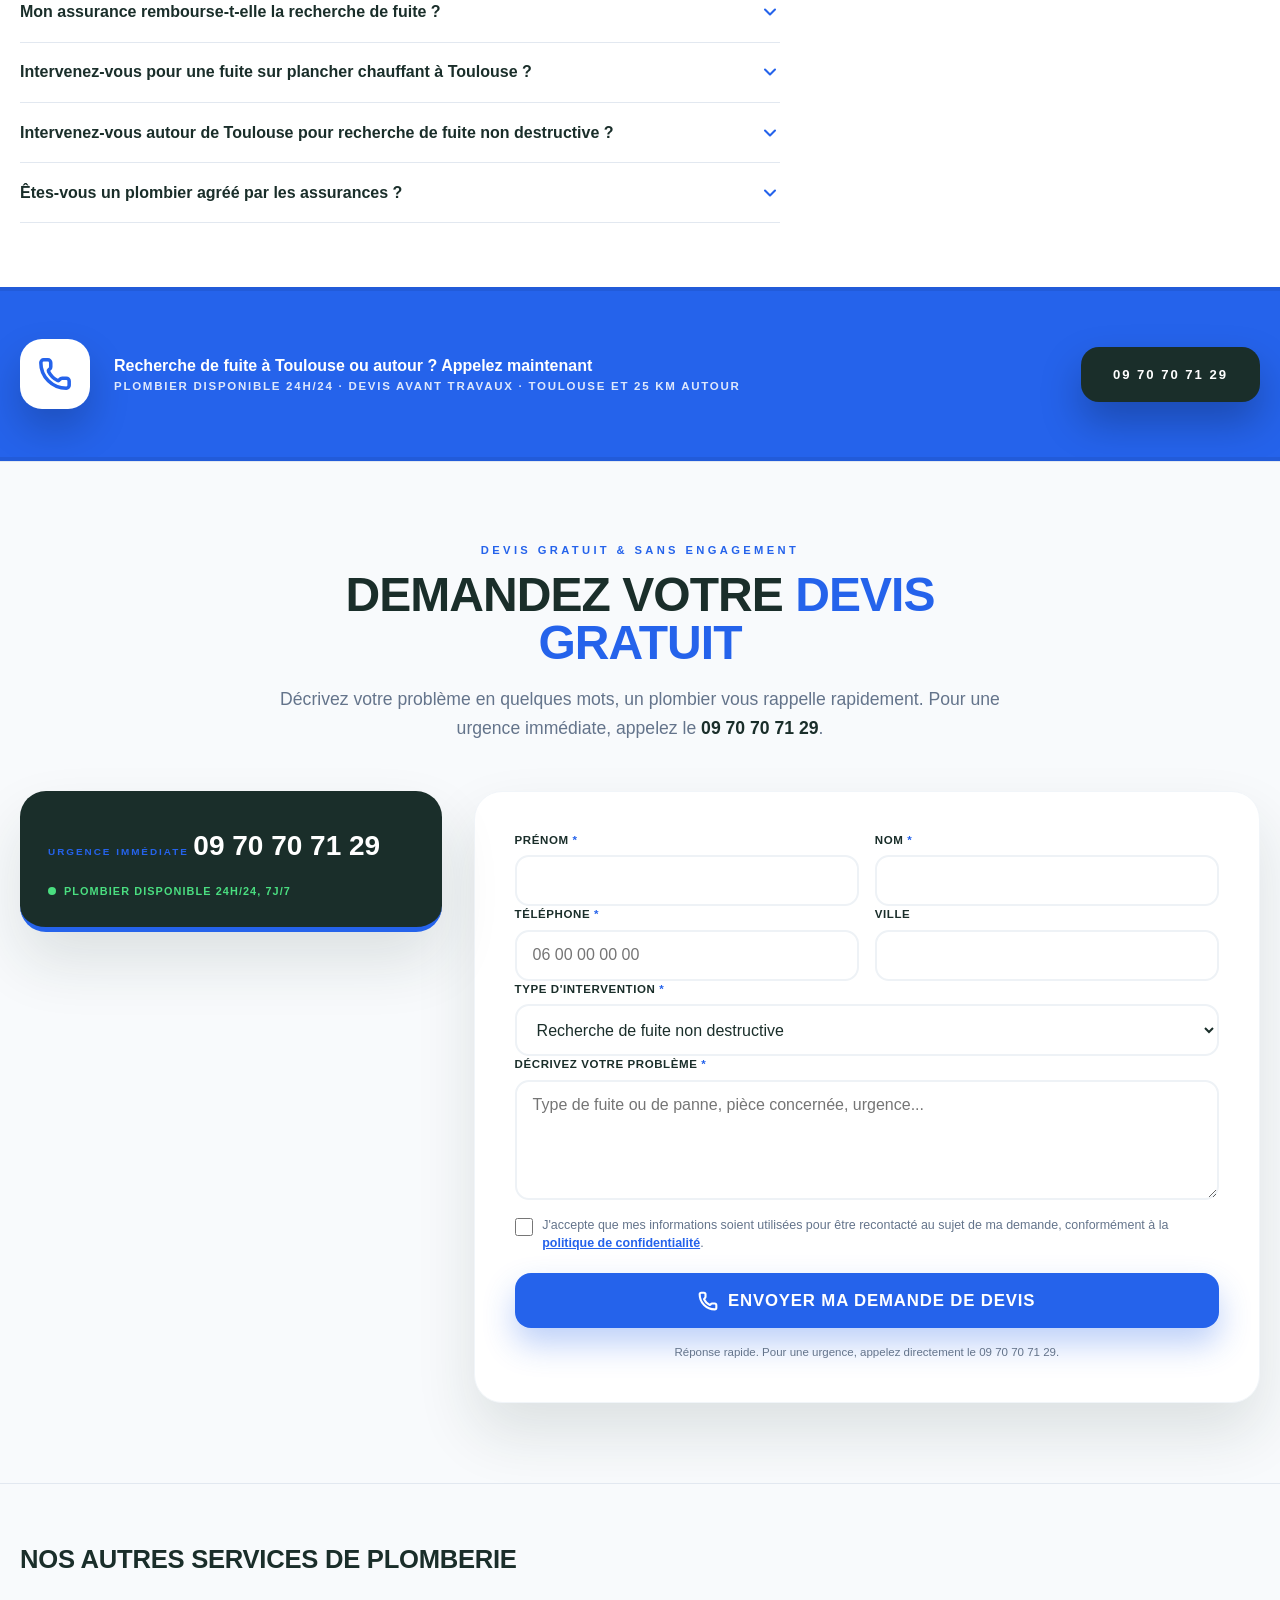
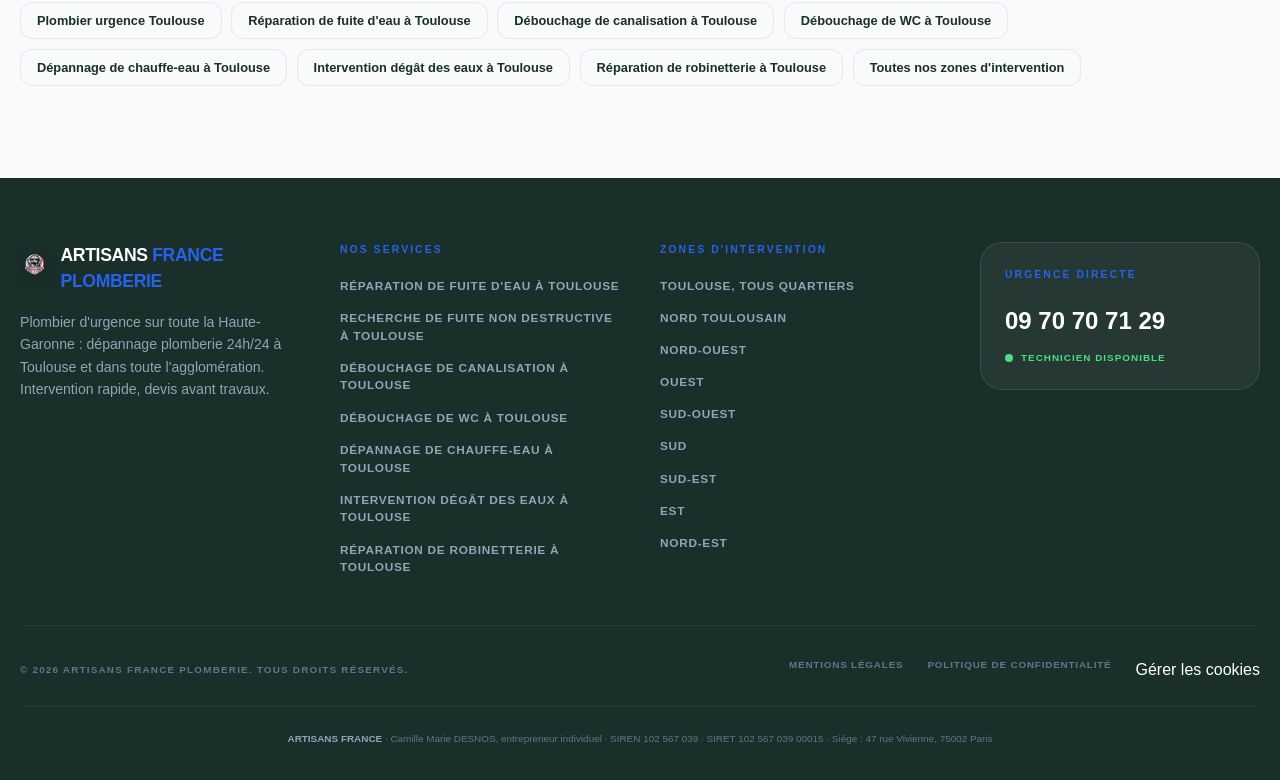
<file: recherche-de-fuite-toulouse/index.html>
<!DOCTYPE html>
<html lang="fr">
<head>
    <meta charset="utf-8">
    <meta name="viewport" content="width=device-width, initial-scale=1">
    <!-- Google Tag Manager -->
    <script>(function(w,d,s,l,i){w[l]=w[l]||[];w[l].push({'gtm.start':
    new Date().getTime(),event:'gtm.js'});var f=d.getElementsByTagName(s)[0],
    j=d.createElement(s),dl=l!='dataLayer'?'&l='+l:'';j.async=true;j.src=
    'https://www.googletagmanager.com/gtm.js?id='+i+dl;f.parentNode.insertBefore(j,f);
    })(window,document,'script','dataLayer','GTM-PZ6QSD93');</script>
    <!-- End Google Tag Manager -->
    <script>
        window.dataLayer = window.dataLayer || [];
        function gtag() { dataLayer.push(arguments); }
        gtag('consent', 'default', {
            ad_storage: 'denied', ad_user_data: 'denied', ad_personalization: 'denied',
            analytics_storage: 'denied', functionality_storage: 'granted', security_storage: 'granted',
            wait_for_update: 500
        });
    </script>
    <script async src="https://www.googletagmanager.com/gtag/js?id=GT-T944WWWS"></script>
    <script>
        gtag('js', new Date());
        gtag('config', 'GT-T944WWWS');
    </script>
    <title>Recherche de fuite Toulouse (31000) – Détection non destructive</title>
    <meta name="description" content="Recherche de fuite non destructive à Toulouse : caméra thermique, gaz traceur. Fuite localisée sans casse, rapport pour l&#x27;assurance.">
    <meta name="robots" content="index, follow, max-image-preview:large">
    <link rel="canonical" href="https://plomberietoulouse.artisansfrance.com/recherche-de-fuite-toulouse/">
    <link rel="icon" type="image/png" sizes="32x32" href="/images/favicon-32.png">
    <link rel="icon" type="image/png" sizes="16x16" href="/images/favicon-16.png">
    <link rel="apple-touch-icon" sizes="180x180" href="/images/apple-touch-icon.png">
    <meta name="theme-color" content="#1a2e2a">
    <meta name="geo.region" content="FR-31">
    <meta property="og:type" content="website">
    <meta property="og:locale" content="fr_FR">
    <meta property="og:site_name" content="Artisans France Plomberie">
    <meta property="og:title" content="Recherche de fuite Toulouse (31000) – Détection non destructive">
    <meta property="og:description" content="Recherche de fuite non destructive à Toulouse : caméra thermique, gaz traceur. Fuite localisée sans casse, rapport pour l&#x27;assurance.">
    <meta property="og:url" content="https://plomberietoulouse.artisansfrance.com/recherche-de-fuite-toulouse/">
    <meta property="og:image" content="https://plomberietoulouse.artisansfrance.com/images/recherche-de-fuite-toulouse.jpg">
    <meta name="twitter:card" content="summary_large_image">
    <link rel="stylesheet" href="/assets/style.css?v=472cea1c3d">
    <script type="application/ld+json">
{
 "@context": "https://schema.org",
 "@type": "Service",
 "name": "Recherche de fuite à Toulouse sans casse",
 "serviceType": "Recherche de fuite non destructive",
 "url": "https://plomberietoulouse.artisansfrance.com/recherche-de-fuite-toulouse/",
 "description": "Recherche de fuite non destructive à Toulouse : caméra thermique, gaz traceur. Fuite localisée sans casse, rapport pour l'assurance.",
 "provider": {
  "@type": [
   "Plumber",
   "EmergencyService"
  ],
  "@id": "https://plomberietoulouse.artisansfrance.com/#business",
  "name": "Artisans France Plomberie",
  "url": "https://plomberietoulouse.artisansfrance.com/",
  "telephone": "+33970707129",
  "image": "https://plomberietoulouse.artisansfrance.com/images/plombier-agree-toulouse.jpg",
  "logo": "https://plomberietoulouse.artisansfrance.com/images/logo.png",
  "priceRange": "€€",
  "address": {
   "@type": "PostalAddress",
   "addressLocality": "Toulouse",
   "postalCode": "31000",
   "addressRegion": "Haute-Garonne",
   "addressCountry": "FR"
  },
  "openingHoursSpecification": {
   "@type": "OpeningHoursSpecification",
   "dayOfWeek": [
    "Monday",
    "Tuesday",
    "Wednesday",
    "Thursday",
    "Friday",
    "Saturday",
    "Sunday"
   ],
   "opens": "00:00",
   "closes": "23:59"
  }
 },
 "areaServed": [
  {
   "@type": "City",
   "name": "Toulouse"
  },
  {
   "@type": "City",
   "name": "Aucamville",
   "address": {
    "@type": "PostalAddress",
    "postalCode": "31140",
    "addressLocality": "Aucamville",
    "addressCountry": "FR"
   }
  },
  {
   "@type": "City",
   "name": "Fonbeauzard",
   "address": {
    "@type": "PostalAddress",
    "postalCode": "31140",
    "addressLocality": "Fonbeauzard",
    "addressCountry": "FR"
   }
  },
  {
   "@type": "City",
   "name": "Launaguet",
   "address": {
    "@type": "PostalAddress",
    "postalCode": "31140",
    "addressLocality": "Launaguet",
    "addressCountry": "FR"
   }
  },
  {
   "@type": "City",
   "name": "Saint-Alban",
   "address": {
    "@type": "PostalAddress",
    "postalCode": "31140",
    "addressLocality": "Saint-Alban",
    "addressCountry": "FR"
   }
  },
  {
   "@type": "City",
   "name": "Fenouillet",
   "address": {
    "@type": "PostalAddress",
    "postalCode": "31150",
    "addressLocality": "Fenouillet",
    "addressCountry": "FR"
   }
  },
  {
   "@type": "City",
   "name": "Castelginest",
   "address": {
    "@type": "PostalAddress",
    "postalCode": "31780",
    "addressLocality": "Castelginest",
    "addressCountry": "FR"
   }
  },
  {
   "@type": "City",
   "name": "Pechbonnieu",
   "address": {
    "@type": "PostalAddress",
    "postalCode": "31140",
    "addressLocality": "Pechbonnieu",
    "addressCountry": "FR"
   }
  },
  {
   "@type": "City",
   "name": "Montberon",
   "address": {
    "@type": "PostalAddress",
    "postalCode": "31140",
    "addressLocality": "Montberon",
    "addressCountry": "FR"
   }
  },
  {
   "@type": "City",
   "name": "Saint-Loup-Cammas",
   "address": {
    "@type": "PostalAddress",
    "postalCode": "31140",
    "addressLocality": "Saint-Loup-Cammas",
    "addressCountry": "FR"
   }
  },
  {
   "@type": "City",
   "name": "Bruguières",
   "address": {
    "@type": "PostalAddress",
    "postalCode": "31150",
    "addressLocality": "Bruguières",
    "addressCountry": "FR"
   }
  },
  {
   "@type": "City",
   "name": "Gratentour",
   "address": {
    "@type": "PostalAddress",
    "postalCode": "31150",
    "addressLocality": "Gratentour",
    "addressCountry": "FR"
   }
  },
  {
   "@type": "City",
   "name": "Lespinasse",
   "address": {
    "@type": "PostalAddress",
    "postalCode": "31150",
    "addressLocality": "Lespinasse",
    "addressCountry": "FR"
   }
  },
  {
   "@type": "City",
   "name": "Gagnac-sur-Garonne",
   "address": {
    "@type": "PostalAddress",
    "postalCode": "31150",
    "addressLocality": "Gagnac-sur-Garonne",
    "addressCountry": "FR"
   }
  },
  {
   "@type": "City",
   "name": "Saint-Jory",
   "address": {
    "@type": "PostalAddress",
    "postalCode": "31790",
    "addressLocality": "Saint-Jory",
    "addressCountry": "FR"
   }
  },
  {
   "@type": "City",
   "name": "Saint-Sauveur",
   "address": {
    "@type": "PostalAddress",
    "postalCode": "31790",
    "addressLocality": "Saint-Sauveur",
    "addressCountry": "FR"
   }
  },
  {
   "@type": "City",
   "name": "Castelnau-d'Estrétefonds",
   "address": {
    "@type": "PostalAddress",
    "postalCode": "31620",
    "addressLocality": "Castelnau-d'Estrétefonds",
    "addressCountry": "FR"
   }
  },
  {
   "@type": "City",
   "name": "Bouloc",
   "address": {
    "@type": "PostalAddress",
    "postalCode": "31620",
    "addressLocality": "Bouloc",
    "addressCountry": "FR"
   }
  },
  {
   "@type": "City",
   "name": "Blagnac",
   "address": {
    "@type": "PostalAddress",
    "postalCode": "31700",
    "addressLocality": "Blagnac",
    "addressCountry": "FR"
   }
  },
  {
   "@type": "City",
   "name": "Beauzelle",
   "address": {
    "@type": "PostalAddress",
    "postalCode": "31700",
    "addressLocality": "Beauzelle",
    "addressCountry": "FR"
   }
  },
  {
   "@type": "City",
   "name": "Cornebarrieu",
   "address": {
    "@type": "PostalAddress",
    "postalCode": "31700",
    "addressLocality": "Cornebarrieu",
    "addressCountry": "FR"
   }
  },
  {
   "@type": "City",
   "name": "Mondonville",
   "address": {
    "@type": "PostalAddress",
    "postalCode": "31700",
    "addressLocality": "Mondonville",
    "addressCountry": "FR"
   }
  },
  {
   "@type": "City",
   "name": "Daux",
   "address": {
    "@type": "PostalAddress",
    "postalCode": "31700",
    "addressLocality": "Daux",
    "addressCountry": "FR"
   }
  },
  {
   "@type": "City",
   "name": "Seilh",
   "address": {
    "@type": "PostalAddress",
    "postalCode": "31840",
    "addressLocality": "Seilh",
    "addressCountry": "FR"
   }
  },
  {
   "@type": "City",
   "name": "Aussonne",
   "address": {
    "@type": "PostalAddress",
    "postalCode": "31840",
    "addressLocality": "Aussonne",
    "addressCountry": "FR"
   }
  },
  {
   "@type": "City",
   "name": "Merville",
   "address": {
    "@type": "PostalAddress",
    "postalCode": "31330",
    "addressLocality": "Merville",
    "addressCountry": "FR"
   }
  },
  {
   "@type": "City",
   "name": "Colomiers",
   "address": {
    "@type": "PostalAddress",
    "postalCode": "31770",
    "addressLocality": "Colomiers",
    "addressCountry": "FR"
   }
  },
  {
   "@type": "City",
   "name": "Tournefeuille",
   "address": {
    "@type": "PostalAddress",
    "postalCode": "31170",
    "addressLocality": "Tournefeuille",
    "addressCountry": "FR"
   }
  },
  {
   "@type": "City",
   "name": "Pibrac",
   "address": {
    "@type": "PostalAddress",
    "postalCode": "31820",
    "addressLocality": "Pibrac",
    "addressCountry": "FR"
   }
  },
  {
   "@type": "City",
   "name": "Brax",
   "address": {
    "@type": "PostalAddress",
    "postalCode": "31490",
    "addressLocality": "Brax",
    "addressCountry": "FR"
   }
  },
  {
   "@type": "City",
   "name": "Léguevin",
   "address": {
    "@type": "PostalAddress",
    "postalCode": "31490",
    "addressLocality": "Léguevin",
    "addressCountry": "FR"
   }
  },
  {
   "@type": "City",
   "name": "Plaisance-du-Touch",
   "address": {
    "@type": "PostalAddress",
    "postalCode": "31830",
    "addressLocality": "Plaisance-du-Touch",
    "addressCountry": "FR"
   }
  },
  {
   "@type": "City",
   "name": "La Salvetat-Saint-Gilles",
   "address": {
    "@type": "PostalAddress",
    "postalCode": "31880",
    "addressLocality": "La Salvetat-Saint-Gilles",
    "addressCountry": "FR"
   }
  },
  {
   "@type": "City",
   "name": "Cugnaux",
   "address": {
    "@type": "PostalAddress",
    "postalCode": "31270",
    "addressLocality": "Cugnaux",
    "addressCountry": "FR"
   }
  },
  {
   "@type": "City",
   "name": "Villeneuve-Tolosane",
   "address": {
    "@type": "PostalAddress",
    "postalCode": "31270",
    "addressLocality": "Villeneuve-Tolosane",
    "addressCountry": "FR"
   }
  },
  {
   "@type": "City",
   "name": "Frouzins",
   "address": {
    "@type": "PostalAddress",
    "postalCode": "31270",
    "addressLocality": "Frouzins",
    "addressCountry": "FR"
   }
  },
  {
   "@type": "City",
   "name": "Seysses",
   "address": {
    "@type": "PostalAddress",
    "postalCode": "31600",
    "addressLocality": "Seysses",
    "addressCountry": "FR"
   }
  },
  {
   "@type": "City",
   "name": "Fonsorbes",
   "address": {
    "@type": "PostalAddress",
    "postalCode": "31470",
    "addressLocality": "Fonsorbes",
    "addressCountry": "FR"
   }
  },
  {
   "@type": "City",
   "name": "Portet-sur-Garonne",
   "address": {
    "@type": "PostalAddress",
    "postalCode": "31120",
    "addressLocality": "Portet-sur-Garonne",
    "addressCountry": "FR"
   }
  },
  {
   "@type": "City",
   "name": "Roques",
   "address": {
    "@type": "PostalAddress",
    "postalCode": "31120",
    "addressLocality": "Roques",
    "addressCountry": "FR"
   }
  },
  {
   "@type": "City",
   "name": "Pinsaguel",
   "address": {
    "@type": "PostalAddress",
    "postalCode": "31120",
    "addressLocality": "Pinsaguel",
    "addressCountry": "FR"
   }
  },
  {
   "@type": "City",
   "name": "Lacroix-Falgarde",
   "address": {
    "@type": "PostalAddress",
    "postalCode": "31120",
    "addressLocality": "Lacroix-Falgarde",
    "addressCountry": "FR"
   }
  },
  {
   "@type": "City",
   "name": "Vieille-Toulouse",
   "address": {
    "@type": "PostalAddress",
    "postalCode": "31320",
    "addressLocality": "Vieille-Toulouse",
    "addressCountry": "FR"
   }
  },
  {
   "@type": "City",
   "name": "Pins-Justaret",
   "address": {
    "@type": "PostalAddress",
    "postalCode": "31860",
    "addressLocality": "Pins-Justaret",
    "addressCountry": "FR"
   }
  },
  {
   "@type": "City",
   "name": "Villate",
   "address": {
    "@type": "PostalAddress",
    "postalCode": "31860",
    "addressLocality": "Villate",
    "addressCountry": "FR"
   }
  },
  {
   "@type": "City",
   "name": "Labarthe-sur-Lèze",
   "address": {
    "@type": "PostalAddress",
    "postalCode": "31860",
    "addressLocality": "Labarthe-sur-Lèze",
    "addressCountry": "FR"
   }
  },
  {
   "@type": "City",
   "name": "Muret",
   "address": {
    "@type": "PostalAddress",
    "postalCode": "31600",
    "addressLocality": "Muret",
    "addressCountry": "FR"
   }
  },
  {
   "@type": "City",
   "name": "Eaunes",
   "address": {
    "@type": "PostalAddress",
    "postalCode": "31600",
    "addressLocality": "Eaunes",
    "addressCountry": "FR"
   }
  },
  {
   "@type": "City",
   "name": "Saubens",
   "address": {
    "@type": "PostalAddress",
    "postalCode": "31600",
    "addressLocality": "Saubens",
    "addressCountry": "FR"
   }
  },
  {
   "@type": "City",
   "name": "Ramonville-Saint-Agne",
   "address": {
    "@type": "PostalAddress",
    "postalCode": "31520",
    "addressLocality": "Ramonville-Saint-Agne",
    "addressCountry": "FR"
   }
  },
  {
   "@type": "City",
   "name": "Auzeville-Tolosane",
   "address": {
    "@type": "PostalAddress",
    "postalCode": "31320",
    "addressLocality": "Auzeville-Tolosane",
    "addressCountry": "FR"
   }
  },
  {
   "@type": "City",
   "name": "Castanet-Tolosan",
   "address": {
    "@type": "PostalAddress",
    "postalCode": "31320",
    "addressLocality": "Castanet-Tolosan",
    "addressCountry": "FR"
   }
  },
  {
   "@type": "City",
   "name": "Pechabou",
   "address": {
    "@type": "PostalAddress",
    "postalCode": "31320",
    "addressLocality": "Pechabou",
    "addressCountry": "FR"
   }
  },
  {
   "@type": "City",
   "name": "Labège",
   "address": {
    "@type": "PostalAddress",
    "postalCode": "31670",
    "addressLocality": "Labège",
    "addressCountry": "FR"
   }
  },
  {
   "@type": "City",
   "name": "Escalquens",
   "address": {
    "@type": "PostalAddress",
    "postalCode": "31750",
    "addressLocality": "Escalquens",
    "addressCountry": "FR"
   }
  },
  {
   "@type": "City",
   "name": "Saint-Orens-de-Gameville",
   "address": {
    "@type": "PostalAddress",
    "postalCode": "31650",
    "addressLocality": "Saint-Orens-de-Gameville",
    "addressCountry": "FR"
   }
  },
  {
   "@type": "City",
   "name": "Lauzerville",
   "address": {
    "@type": "PostalAddress",
    "postalCode": "31650",
    "addressLocality": "Lauzerville",
    "addressCountry": "FR"
   }
  },
  {
   "@type": "City",
   "name": "Deyme",
   "address": {
    "@type": "PostalAddress",
    "postalCode": "31450",
    "addressLocality": "Deyme",
    "addressCountry": "FR"
   }
  },
  {
   "@type": "City",
   "name": "Belberaud",
   "address": {
    "@type": "PostalAddress",
    "postalCode": "31450",
    "addressLocality": "Belberaud",
    "addressCountry": "FR"
   }
  },
  {
   "@type": "City",
   "name": "Odars",
   "address": {
    "@type": "PostalAddress",
    "postalCode": "31450",
    "addressLocality": "Odars",
    "addressCountry": "FR"
   }
  },
  {
   "@type": "City",
   "name": "Ayguesvives",
   "address": {
    "@type": "PostalAddress",
    "postalCode": "31450",
    "addressLocality": "Ayguesvives",
    "addressCountry": "FR"
   }
  },
  {
   "@type": "City",
   "name": "Balma",
   "address": {
    "@type": "PostalAddress",
    "postalCode": "31130",
    "addressLocality": "Balma",
    "addressCountry": "FR"
   }
  },
  {
   "@type": "City",
   "name": "Quint-Fonsegrives",
   "address": {
    "@type": "PostalAddress",
    "postalCode": "31130",
    "addressLocality": "Quint-Fonsegrives",
    "addressCountry": "FR"
   }
  },
  {
   "@type": "City",
   "name": "Pin-Balma",
   "address": {
    "@type": "PostalAddress",
    "postalCode": "31130",
    "addressLocality": "Pin-Balma",
    "addressCountry": "FR"
   }
  },
  {
   "@type": "City",
   "name": "Flourens",
   "address": {
    "@type": "PostalAddress",
    "postalCode": "31130",
    "addressLocality": "Flourens",
    "addressCountry": "FR"
   }
  },
  {
   "@type": "City",
   "name": "Drémil-Lafage",
   "address": {
    "@type": "PostalAddress",
    "postalCode": "31280",
    "addressLocality": "Drémil-Lafage",
    "addressCountry": "FR"
   }
  },
  {
   "@type": "City",
   "name": "Mons",
   "address": {
    "@type": "PostalAddress",
    "postalCode": "31280",
    "addressLocality": "Mons",
    "addressCountry": "FR"
   }
  },
  {
   "@type": "City",
   "name": "Aigrefeuille",
   "address": {
    "@type": "PostalAddress",
    "postalCode": "31280",
    "addressLocality": "Aigrefeuille",
    "addressCountry": "FR"
   }
  },
  {
   "@type": "City",
   "name": "L'Union",
   "address": {
    "@type": "PostalAddress",
    "postalCode": "31240",
    "addressLocality": "L'Union",
    "addressCountry": "FR"
   }
  },
  {
   "@type": "City",
   "name": "Saint-Jean",
   "address": {
    "@type": "PostalAddress",
    "postalCode": "31240",
    "addressLocality": "Saint-Jean",
    "addressCountry": "FR"
   }
  },
  {
   "@type": "City",
   "name": "Montrabé",
   "address": {
    "@type": "PostalAddress",
    "postalCode": "31850",
    "addressLocality": "Montrabé",
    "addressCountry": "FR"
   }
  },
  {
   "@type": "City",
   "name": "Beaupuy",
   "address": {
    "@type": "PostalAddress",
    "postalCode": "31850",
    "addressLocality": "Beaupuy",
    "addressCountry": "FR"
   }
  },
  {
   "@type": "City",
   "name": "Mondouzil",
   "address": {
    "@type": "PostalAddress",
    "postalCode": "31850",
    "addressLocality": "Mondouzil",
    "addressCountry": "FR"
   }
  },
  {
   "@type": "City",
   "name": "Rouffiac-Tolosan",
   "address": {
    "@type": "PostalAddress",
    "postalCode": "31180",
    "addressLocality": "Rouffiac-Tolosan",
    "addressCountry": "FR"
   }
  },
  {
   "@type": "City",
   "name": "Castelmaurou",
   "address": {
    "@type": "PostalAddress",
    "postalCode": "31180",
    "addressLocality": "Castelmaurou",
    "addressCountry": "FR"
   }
  },
  {
   "@type": "City",
   "name": "Saint-Geniès-Bellevue",
   "address": {
    "@type": "PostalAddress",
    "postalCode": "31180",
    "addressLocality": "Saint-Geniès-Bellevue",
    "addressCountry": "FR"
   }
  },
  {
   "@type": "City",
   "name": "Lapeyrouse-Fossat",
   "address": {
    "@type": "PostalAddress",
    "postalCode": "31180",
    "addressLocality": "Lapeyrouse-Fossat",
    "addressCountry": "FR"
   }
  },
  {
   "@type": "City",
   "name": "Gragnague",
   "address": {
    "@type": "PostalAddress",
    "postalCode": "31380",
    "addressLocality": "Gragnague",
    "addressCountry": "FR"
   }
  }
 ],
 "availableChannel": {
  "@type": "ServiceChannel",
  "servicePhone": {
   "@type": "ContactPoint",
   "telephone": "+33970707129",
   "contactType": "Dépannage d'urgence",
   "availableLanguage": "French",
   "hoursAvailable": "Mo-Su 00:00-23:59"
  }
 }
}
    </script>
    <script type="application/ld+json">
{
 "@context": "https://schema.org",
 "@type": "BreadcrumbList",
 "itemListElement": [
  {
   "@type": "ListItem",
   "position": 1,
   "name": "Accueil",
   "item": "https://plomberietoulouse.artisansfrance.com/"
  },
  {
   "@type": "ListItem",
   "position": 2,
   "name": "Recherche de fuite non destructive à Toulouse",
   "item": "https://plomberietoulouse.artisansfrance.com/recherche-de-fuite-toulouse/"
  }
 ]
}
    </script>
    <script type="application/ld+json">
{
 "@context": "https://schema.org",
 "@type": "FAQPage",
 "mainEntity": [
  {
   "@type": "Question",
   "name": "Comment savoir si j'ai une fuite d'eau cachée à Toulouse ?",
   "acceptedAnswer": {
    "@type": "Answer",
    "text": "Fermez tous les robinets et relevez votre compteur d'eau, puis relevez-le à nouveau une à deux heures plus tard sans utiliser d'eau. S'il a tourné, il y a une fuite. Autres signes : tache d'humidité, moisissures, peinture qui cloque, bruit d'écoulement continu."
   }
  },
  {
   "@type": "Question",
   "name": "La recherche de fuite non destructive abîme-t-elle mon logement ?",
   "acceptedAnswer": {
    "@type": "Answer",
    "text": "Non, c'est tout l'intérêt de la méthode : la fuite est localisée sans casser. Seule l'ouverture nécessaire à la réparation est réalisée, à l'endroit exact de la fuite."
   }
  },
  {
   "@type": "Question",
   "name": "Mon assurance rembourse-t-elle la recherche de fuite ?",
   "acceptedAnswer": {
    "@type": "Answer",
    "text": "Beaucoup de contrats multirisques habitation prennent en charge la recherche de fuite lorsqu'elle est liée à un dégât des eaux. Nous vous fournissons un rapport détaillé pour faciliter votre déclaration. Les conditions exactes dépendent de votre contrat."
   }
  },
  {
   "@type": "Question",
   "name": "Intervenez-vous pour une fuite sur plancher chauffant à Toulouse ?",
   "acceptedAnswer": {
    "@type": "Answer",
    "text": "Oui. La caméra thermique et le gaz traceur sont particulièrement adaptés pour localiser une fuite sur un plancher chauffant ou un réseau de chauffage encastré."
   }
  },
  {
   "@type": "Question",
   "name": "Intervenez-vous autour de Toulouse pour recherche de fuite non destructive ?",
   "acceptedAnswer": {
    "@type": "Answer",
    "text": "Oui, nous intervenons dans toutes les communes à environ 25 km autour de Toulouse : Blagnac, Colomiers, Tournefeuille, Balma, L'Union, Muret, Cugnaux et Ramonville-Saint-Agne, mais aussi Aucamville, Fonbeauzard, Launaguet, Saint-Alban, Fenouillet, Castelginest, Pechbonnieu, Lespinasse, Gagnac-sur-Garonne, Beauzelle, Cornebarrieu, Seilh, Villeneuve-Tolosane, Portet-sur-Garonne, Roques, Vieille-Toulouse, Auzeville-Tolosane, Castanet-Tolosan, Labège, Saint-Orens-de-Gameville, Quint-Fonsegrives, Pin-Balma, Flourens, Mons, Saint-Jean, Montrabé, Beaupuy, Rouffiac-Tolosan, Saint-Geniès-B et toutes les communes listées sur notre page zones d'intervention."
   }
  },
  {
   "@type": "Question",
   "name": "Êtes-vous un plombier agréé par les assurances ?",
   "acceptedAnswer": {
    "@type": "Answer",
    "text": "Nous travaillons avec toutes les compagnies d'assurance habitation. Nos factures et rapports d'intervention détaillés sont acceptés pour vos déclarations de sinistre dégât des eaux."
   }
  }
 ]
}
    </script>
</head>
<body>
    <noscript><iframe src="https://www.googletagmanager.com/ns.html?id=GTM-PZ6QSD93" height="0" width="0" style="display:none;visibility:hidden"></iframe></noscript>
    <a href="#main" class="sr-only">Aller au contenu</a>

    <header class="site-header">
        <div class="container">
            <a href="/" class="brand" aria-label="Artisans France Plomberie, accueil">
                <span class="brand-mark" aria-hidden="true"><img src="/images/logo.png" alt="" width="163" height="240"></span>
                <span class="brand-text">
                    <span class="brand-name">Artisans <em>France</em> Plomberie</span>
                    <span class="brand-tagline">Plombier Urgence Toulouse · Blagnac · Colomiers</span>
                </span>
            </a>
            <nav class="main-nav" aria-label="Navigation principale">
                <a href="/">Accueil</a>
                <div class="nav-drop">
                    <a href="/#services">Services</a>
                    <div class="nav-drop-menu">
                        <a href="/fuite-d-eau-toulouse/">Réparation de fuite d'eau</a>
                        <a href="/recherche-de-fuite-toulouse/">Recherche de fuite non destructive</a>
                        <a href="/debouchage-canalisation-toulouse/">Débouchage de canalisation</a>
                        <a href="/debouchage-wc-toulouse/">Débouchage de WC</a>
                        <a href="/depannage-chauffe-eau-toulouse/">Dépannage de chauffe-eau</a>
                        <a href="/degat-des-eaux-toulouse/">Intervention dégât des eaux</a>
                        <a href="/reparation-robinet-toulouse/">Réparation de robinetterie</a>
                    </div>
                </div>
                <a href="/zones-intervention/">Zones</a>
                <a href="#contact">Devis gratuit</a>
            </nav>
            <div class="header-cta">
                <span class="assur-badge"><svg xmlns="http://www.w3.org/2000/svg" width="16" height="16" viewBox="0 0 24 24" fill="none" stroke="currentColor" stroke-width="2.5" stroke-linecap="round" stroke-linejoin="round" aria-hidden="true"><path d="M20 13c0 5-3.5 7.5-7.66 8.95a1 1 0 0 1-.67-.01C7.5 20.5 4 18 4 13V6a1 1 0 0 1 1-1c2 0 4.5-1.2 6.24-2.72a1.17 1.17 0 0 1 1.52 0C14.51 3.81 17 5 19 5a1 1 0 0 1 1 1z"></path><path d="m9 12 2 2 4-4"></path></svg> Agréé Assurances</span>
                <a href="tel:+33970707129" class="call-btn"><svg xmlns="http://www.w3.org/2000/svg" width="16" height="16" viewBox="0 0 24 24" fill="none" stroke="currentColor" stroke-width="2.5" stroke-linecap="round" stroke-linejoin="round" aria-hidden="true"><path d="M13.832 16.568a1 1 0 0 0 1.213-.303l.355-.465A2 2 0 0 1 17 15h3a2 2 0 0 1 2 2v3a2 2 0 0 1-2 2A18 18 0 0 1 2 4a2 2 0 0 1 2-2h3a2 2 0 0 1 2 2v3a2 2 0 0 1-.8 1.6l-.468.351a1 1 0 0 0-.292 1.233 14 14 0 0 0 6.392 6.384"></path></svg><span>09 70 70 71 29</span></a>
            </div>
            <button type="button" class="burger" aria-label="Ouvrir le menu" aria-controls="mobile-menu" aria-expanded="false">
                <svg xmlns="http://www.w3.org/2000/svg" width="24" height="24" viewBox="0 0 24 24" fill="none" stroke="currentColor" stroke-width="2.5" stroke-linecap="round" stroke-linejoin="round" aria-hidden="true"><path d="M4 6h16"></path><path d="M4 12h16"></path><path d="M4 18h16"></path></svg>
            </button>
        </div>
    </header>
    <div id="mobile-menu" class="mobile-menu" role="dialog" aria-label="Menu de navigation">
        <div class="mobile-menu-head">
            <span class="brand-name">Artisans <em style="color:#2563EB;font-style:normal;">France</em> Plomberie</span>
            <button type="button" class="burger" aria-label="Fermer le menu"><svg xmlns="http://www.w3.org/2000/svg" width="22" height="22" viewBox="0 0 24 24" fill="none" stroke="currentColor" stroke-width="2.5" stroke-linecap="round" stroke-linejoin="round" aria-hidden="true"><path d="M18 6 6 18"></path><path d="m6 6 12 12"></path></svg></button>
        </div>
        <div class="mobile-menu-body">
            <a href="tel:+33970707129" class="mobile-call-card">
                <span class="mobile-call-icon"><svg xmlns="http://www.w3.org/2000/svg" width="22" height="22" viewBox="0 0 24 24" fill="none" stroke="currentColor" stroke-width="2.5" stroke-linecap="round" stroke-linejoin="round" aria-hidden="true"><path d="M13.832 16.568a1 1 0 0 0 1.213-.303l.355-.465A2 2 0 0 1 17 15h3a2 2 0 0 1 2 2v3a2 2 0 0 1-2 2A18 18 0 0 1 2 4a2 2 0 0 1 2-2h3a2 2 0 0 1 2 2v3a2 2 0 0 1-.8 1.6l-.468.351a1 1 0 0 0-.292 1.233 14 14 0 0 0 6.392 6.384"></path></svg></span>
                <span><span>Urgence 24h/7j</span><strong>09 70 70 71 29</strong></span>
            </a>
            <nav class="mobile-nav" aria-label="Navigation mobile">
                <a href="/">Accueil</a>
                <a href="/#services">Services</a>
                <a class="sub" href="/fuite-d-eau-toulouse/">Réparation de fuite d'eau</a>
                <a class="sub" href="/recherche-de-fuite-toulouse/">Recherche de fuite non destructive</a>
                <a class="sub" href="/debouchage-canalisation-toulouse/">Débouchage de canalisation</a>
                <a class="sub" href="/debouchage-wc-toulouse/">Débouchage de WC</a>
                <a class="sub" href="/depannage-chauffe-eau-toulouse/">Dépannage de chauffe-eau</a>
                <a class="sub" href="/degat-des-eaux-toulouse/">Intervention dégât des eaux</a>
                <a class="sub" href="/reparation-robinet-toulouse/">Réparation de robinetterie</a>
                <a href="/zones-intervention/">Zones d'intervention</a>
                <a href="#contact">Devis gratuit</a>
            </nav>
            <div class="mobile-menu-foot"><svg xmlns="http://www.w3.org/2000/svg" width="14" height="14" viewBox="0 0 24 24" fill="none" stroke="currentColor" stroke-width="2.5" stroke-linecap="round" stroke-linejoin="round" aria-hidden="true"><path d="M20 13c0 5-3.5 7.5-7.66 8.95a1 1 0 0 1-.67-.01C7.5 20.5 4 18 4 13V6a1 1 0 0 1 1-1c2 0 4.5-1.2 6.24-2.72a1.17 1.17 0 0 1 1.52 0C14.51 3.81 17 5 19 5a1 1 0 0 1 1 1z"></path><path d="m9 12 2 2 4-4"></path></svg><span>Agréé toutes assurances</span></div>
        </div>
    </div>
    <main id="main">
        <section id="accueil" class="hero hero-sub">
            <div class="container hero-inner">
                <nav class="breadcrumb" aria-label="Fil d'Ariane"><ol><li><a href="/">Accueil</a></li><li aria-current="page">Recherche de fuite non destructive à Toulouse</li></ol></nav>
                <div class="hero-badge"><span class="pulse-dot" aria-hidden="true"></span><span>SOS PLOMBIER DISPONIBLE <b>24H/24 7J/7</b></span></div>
                <h1>Recherche de fuite à Toulouse <span class="accent">sans casse</span></h1>
                <p class="lead">Fuite cachée dans un mur, sous une dalle ou un carrelage ? Nous la localisons sans casser grâce à la détection non destructive, et vous remettons un rapport pour l'assurance.</p>
                <div class="hero-actions">
                    <a href="tel:+33970707129" class="hero-call"><svg xmlns="http://www.w3.org/2000/svg" width="26" height="26" viewBox="0 0 24 24" fill="currentColor" stroke="currentColor" stroke-width="2.5" stroke-linecap="round" stroke-linejoin="round" aria-hidden="true"><path d="M13.832 16.568a1 1 0 0 0 1.213-.303l.355-.465A2 2 0 0 1 17 15h3a2 2 0 0 1 2 2v3a2 2 0 0 1-2 2A18 18 0 0 1 2 4a2 2 0 0 1 2-2h3a2 2 0 0 1 2 2v3a2 2 0 0 1-.8 1.6l-.468.351a1 1 0 0 0-.292 1.233 14 14 0 0 0 6.392 6.384"></path></svg><span>09 70 70 71 29</span></a>
                    <a href="#contact" class="trust-chip" style="text-decoration:none;"><svg xmlns="http://www.w3.org/2000/svg" width="20" height="20" viewBox="0 0 24 24" fill="none" stroke="currentColor" stroke-width="2.5" stroke-linecap="round" stroke-linejoin="round" aria-hidden="true"><path d="M20 13c0 5-3.5 7.5-7.66 8.95a1 1 0 0 1-.67-.01C7.5 20.5 4 18 4 13V6a1 1 0 0 1 1-1c2 0 4.5-1.2 6.24-2.72a1.17 1.17 0 0 1 1.52 0C14.51 3.81 17 5 19 5a1 1 0 0 1 1 1z"></path><path d="m9 12 2 2 4-4"></path></svg><span>Devis gratuit en ligne</span></a>
                </div>
                <ul class="hero-points"><li>Intervention 24h/24</li><li>Toulouse + 25 km</li><li>Devis avant travaux</li><li>Facture pour l'assurance</li></ul>
            </div>
        </section>

        <section class="prose-section">
            <div class="container prose-grid">
                <article class="prose">
                    <p>Une tache d'humidité qui s'étend, un compteur qui tourne alors que tout est fermé, une facture d'eau qui explose : ce sont les signes d'une fuite cachée. Notre service de <strong>recherche de fuite à Toulouse</strong> localise précisément l'origine, sans démolir vos murs ni votre carrelage.</p>
                    <p>La <strong>recherche de fuite non destructive à Toulouse</strong> permet de trouver une fuite encastrée ou enterrée en limitant les travaux au strict minimum. Le plombier n'ouvre qu'à l'endroit exact de la fuite, ce qui réduit fortement le coût total de la réparation.</p><p>Fuite sous dalle, dans une cloison, sur un réseau de chauffage au sol ou dans le jardin : nos techniciens réalisent la <strong>détection de fuite à Toulouse</strong> avec des appareils professionnels, puis vous remettent un rapport détaillé utile pour votre assurance.</p>
                    <p>Le bâti toulousain mêle immeubles anciens en brique, maisons de ville et résidences récentes. Dans l'ancien, les canalisations en plomb, en fonte ou en cuivre vieillissant sont sources de fuites et de bouchons ; nos plombiers connaissent bien ces installations.</p>
                    <h2>Nos méthodes de détection</h2>
<ul><li><strong>Caméra thermique</strong> : repère les écarts de température liés à une fuite d'eau chaude ou de chauffage</li><li><strong>Gaz traceur</strong> : un gaz inoffensif est injecté dans le réseau et détecté à sa sortie</li><li><strong>Test de pression</strong> : isole le tronçon de canalisation qui perd de l'eau</li><li><strong>Écoute électro-acoustique</strong> : capte le bruit de l'eau qui s'échappe sous pression</li><li><strong>Inspection caméra</strong> des canalisations d'évacuation</li><li><strong>Humidimètre</strong> : cartographie l'humidité dans les murs et les sols</li></ul>
<h2>Un rapport pour votre assurance</h2>
<p>En cas de dégât des eaux, la plupart des contrats d'assurance habitation prévoient la prise en charge de la recherche de fuite (garantie « recherche de fuite »). Nous vous remettons un <strong>rapport de recherche de fuite</strong> avec photos et localisation, à joindre à votre déclaration de sinistre. Vérifiez les conditions de votre contrat auprès de votre assureur.</p>

                    <div class="info-box"><strong>Prix transparent :</strong> le plombier vous remet un devis écrit sur place, avant toute intervention. Pour un dépannage à domicile de plus de 150 € TTC, ce devis est obligatoire. TVA à 10 % possible pour un logement achevé depuis plus de 2 ans.</div>
                    
                    <h2>Recherche de fuite non destructive à Toulouse et <span class="accent">25 km autour</span></h2>
                    <p>Nos plombiers interviennent pour recherche de fuite non destructive dans <strong>tous les quartiers de Toulouse</strong> (31000, 31100, 31200, 31300, 31400, 31500) : Capitole, Carmes, Saint-Étienne, Arnaud-Bernard, Compans-Caffarelli, Saint-Cyprien, Patte d'Oie, Croix-de-Pierre, Purpan, Saint-Martin-du-Touch, Lardenne, Mirail, Bagatelle, Saint-Simon, Les Minimes, Sept Deniers, Borderouge, Croix-Daurade, Lalande, Bonnefoy, Jolimont, Côte Pavée, Guilheméry, Busca, Saint-Michel, Saint-Agne, Rangueil, Montaudran, Empalot, Pouvourville.</p>
                    <p>Nous couvrons aussi toutes les communes situées dans un rayon d'environ 25 km autour de Toulouse, dont Blagnac, Colomiers, Tournefeuille, Balma, L'Union, Muret, Cugnaux et Ramonville-Saint-Agne :</p>
                    <p><strong>Nord toulousain</strong> : Aucamville (31140), Launaguet (31140), Fonbeauzard (31140), Fenouillet (31150), Saint-Alban (31140), Castelginest (31780), Pechbonnieu (31140), Lespinasse (31150), Gagnac-sur-Garonne (31150), Montberon (31140), Saint-Loup-Cammas (31140), Bruguières (31150), Gratentour (31150), Saint-Jory (31790), Saint-Sauveur (31790), Castelnau-d'Estrétefonds (31620), Bouloc (31620).</p>
<p><strong>Nord-ouest : Blagnac et l'aéroport</strong> : Blagnac (31700), Beauzelle (31700), Cornebarrieu (31700), Seilh (31840), Aussonne (31840), Mondonville (31700), Daux (31700), Merville (31330).</p>
<p><strong>Ouest : Colomiers, Tournefeuille et la vallée du Touch</strong> : Tournefeuille (31170), Colomiers (31770), Pibrac (31820), Plaisance-du-Touch (31830), La Salvetat-Saint-Gilles (31880), Brax (31490), Léguevin (31490).</p>
<p><strong>Sud-ouest : Cugnaux, Frouzins, Fonsorbes</strong> : Cugnaux (31270), Villeneuve-Tolosane (31270), Frouzins (31270), Seysses (31600), Fonsorbes (31470).</p>
<p><strong>Sud : Portet, Muret et la vallée de la Garonne</strong> : Vieille-Toulouse (31320), Portet-sur-Garonne (31120), Roques (31120), Pinsaguel (31120), Lacroix-Falgarde (31120), Pins-Justaret (31860), Villate (31860), Labarthe-sur-Lèze (31860), Muret (31600), Saubens (31600), Eaunes (31600).</p>
<p><strong>Sud-est : Ramonville, Castanet, Labège et le Sicoval</strong> : Ramonville-Saint-Agne (31520), Auzeville-Tolosane (31320), Saint-Orens-de-Gameville (31650), Labège (31670), Castanet-Tolosan (31320), Pechabou (31320), Escalquens (31750), Lauzerville (31650), Belberaud (31450), Odars (31450), Deyme (31450), Ayguesvives (31450).</p>
<p><strong>Est : Balma, Quint-Fonsegrives et les coteaux</strong> : Balma (31130), Quint-Fonsegrives (31130), Pin-Balma (31130), Flourens (31130), Mons (31280), Drémil-Lafage (31280), Aigrefeuille (31280).</p>
<p><strong>Nord-est : L'Union, Saint-Jean et la vallée de l'Hers</strong> : L'Union (31240), Saint-Jean (31240), Montrabé (31850), Rouffiac-Tolosan (31180), Beaupuy (31850), Saint-Geniès-Bellevue (31180), Mondouzil (31850), Castelmaurou (31180), Lapeyrouse-Fossat (31180), Gragnague (31380).</p>
                    <p>À Toulouse et en proche banlieue, nos plombiers interviennent en général en 30 minutes environ ; dans les communes plus éloignées (jusqu'à 25 km), comptez 30 à 45 minutes.</p>
                    
                <div class="faq-block">
                    <h2 style="font-size:clamp(1.4rem, 3vw, 1.9rem);font-weight:900;text-transform:uppercase;letter-spacing:-.02em;margin-bottom:1.5rem;">Questions fréquentes : recherche de fuite non destructive à Toulouse</h2>
                    <details class="faq-item">
                        <summary><span>Comment savoir si j'ai une fuite d'eau cachée à Toulouse ?</span><svg xmlns="http://www.w3.org/2000/svg" width="20" height="20" viewBox="0 0 24 24" fill="none" stroke="currentColor" stroke-width="2.5" stroke-linecap="round" stroke-linejoin="round" aria-hidden="true"><path d="m6 9 6 6 6-6"></path></svg></summary>
                        <p>Fermez tous les robinets et relevez votre compteur d'eau, puis relevez-le à nouveau une à deux heures plus tard sans utiliser d'eau. S'il a tourné, il y a une fuite. Autres signes : tache d'humidité, moisissures, peinture qui cloque, bruit d'écoulement continu.</p>
                    </details>
                    <details class="faq-item">
                        <summary><span>La recherche de fuite non destructive abîme-t-elle mon logement ?</span><svg xmlns="http://www.w3.org/2000/svg" width="20" height="20" viewBox="0 0 24 24" fill="none" stroke="currentColor" stroke-width="2.5" stroke-linecap="round" stroke-linejoin="round" aria-hidden="true"><path d="m6 9 6 6 6-6"></path></svg></summary>
                        <p>Non, c'est tout l'intérêt de la méthode : la fuite est localisée sans casser. Seule l'ouverture nécessaire à la réparation est réalisée, à l'endroit exact de la fuite.</p>
                    </details>
                    <details class="faq-item">
                        <summary><span>Mon assurance rembourse-t-elle la recherche de fuite ?</span><svg xmlns="http://www.w3.org/2000/svg" width="20" height="20" viewBox="0 0 24 24" fill="none" stroke="currentColor" stroke-width="2.5" stroke-linecap="round" stroke-linejoin="round" aria-hidden="true"><path d="m6 9 6 6 6-6"></path></svg></summary>
                        <p>Beaucoup de contrats multirisques habitation prennent en charge la recherche de fuite lorsqu'elle est liée à un dégât des eaux. Nous vous fournissons un rapport détaillé pour faciliter votre déclaration. Les conditions exactes dépendent de votre contrat.</p>
                    </details>
                    <details class="faq-item">
                        <summary><span>Intervenez-vous pour une fuite sur plancher chauffant à Toulouse ?</span><svg xmlns="http://www.w3.org/2000/svg" width="20" height="20" viewBox="0 0 24 24" fill="none" stroke="currentColor" stroke-width="2.5" stroke-linecap="round" stroke-linejoin="round" aria-hidden="true"><path d="m6 9 6 6 6-6"></path></svg></summary>
                        <p>Oui. La caméra thermique et le gaz traceur sont particulièrement adaptés pour localiser une fuite sur un plancher chauffant ou un réseau de chauffage encastré.</p>
                    </details>
                    <details class="faq-item">
                        <summary><span>Intervenez-vous autour de Toulouse pour recherche de fuite non destructive ?</span><svg xmlns="http://www.w3.org/2000/svg" width="20" height="20" viewBox="0 0 24 24" fill="none" stroke="currentColor" stroke-width="2.5" stroke-linecap="round" stroke-linejoin="round" aria-hidden="true"><path d="m6 9 6 6 6-6"></path></svg></summary>
                        <p>Oui, nous intervenons dans toutes les communes à environ 25 km autour de Toulouse : Blagnac, Colomiers, Tournefeuille, Balma, L'Union, Muret, Cugnaux et Ramonville-Saint-Agne, mais aussi Aucamville, Fonbeauzard, Launaguet, Saint-Alban, Fenouillet, Castelginest, Pechbonnieu, Lespinasse, Gagnac-sur-Garonne, Beauzelle, Cornebarrieu, Seilh, Villeneuve-Tolosane, Portet-sur-Garonne, Roques, Vieille-Toulouse, Auzeville-Tolosane, Castanet-Tolosan, Labège, Saint-Orens-de-Gameville, Quint-Fonsegrives, Pin-Balma, Flourens, Mons, Saint-Jean, Montrabé, Beaupuy, Rouffiac-Tolosan, Saint-Geniès-B et toutes les communes listées sur notre page zones d'intervention.</p>
                    </details>
                    <details class="faq-item">
                        <summary><span>Êtes-vous un plombier agréé par les assurances ?</span><svg xmlns="http://www.w3.org/2000/svg" width="20" height="20" viewBox="0 0 24 24" fill="none" stroke="currentColor" stroke-width="2.5" stroke-linecap="round" stroke-linejoin="round" aria-hidden="true"><path d="m6 9 6 6 6-6"></path></svg></summary>
                        <p>Nous travaillons avec toutes les compagnies d'assurance habitation. Nos factures et rapports d'intervention détaillés sont acceptés pour vos déclarations de sinistre dégât des eaux.</p>
                    </details>
                </div>
                </article>
                
                    <aside class="prose-aside">
                        <img src="/images/recherche-de-fuite-toulouse.jpg" srcset="/images/recherche-de-fuite-toulouse.jpg 1x, /images/recherche-de-fuite-toulouse-hd.jpg 2x" alt="Recherche de fuite non destructive par caméra thermique à Toulouse" width="735" height="919" loading="lazy">
                        <div class="aside-card">
                            <span class="label">Urgence plomberie Toulouse</span>
                            <a class="tel" href="tel:+33970707129">09 70 70 71 29</a>
                            <ul>
                                <li>Disponible 24h/24, 7j/7</li>
                                <li>Devis écrit avant travaux</li>
                                <li>Toutes marques, tous équipements</li>
                                <li>Facture détaillée pour l'assurance</li>
                            </ul>
                        </div>
                    </aside>
            </div>
        </section>
        <section class="cta-band">
            <div class="container">
                <div class="cta-band-left">
                    <span class="cta-icon" aria-hidden="true"><svg xmlns="http://www.w3.org/2000/svg" width="34" height="34" viewBox="0 0 24 24" fill="none" stroke="currentColor" stroke-width="2.5" stroke-linecap="round" stroke-linejoin="round" aria-hidden="true"><path d="M13.832 16.568a1 1 0 0 0 1.213-.303l.355-.465A2 2 0 0 1 17 15h3a2 2 0 0 1 2 2v3a2 2 0 0 1-2 2A18 18 0 0 1 2 4a2 2 0 0 1 2-2h3a2 2 0 0 1 2 2v3a2 2 0 0 1-.8 1.6l-.468.351a1 1 0 0 0-.292 1.233 14 14 0 0 0 6.392 6.384"></path></svg></span>
                    <div>
                        <h2 style="font-size:inherit;">Recherche de fuite à Toulouse ou autour ? Appelez maintenant</h2>
                        <p>Plombier disponible 24h/24 · Devis avant travaux · Toulouse et 25 km autour</p>
                    </div>
                </div>
                <a href="tel:+33970707129" class="cta-band-btn"><span>09 70 70 71 29</span></a>
            </div>
        </section>

        <section id="contact" class="contact-section">
            <div class="container">
                <div class="contact-head section-head">
                    <span class="section-eyebrow">Devis gratuit &amp; sans engagement</span>
                    <h2>Demandez votre <span class="accent">devis gratuit</span></h2>
                    <p>Décrivez votre problème en quelques mots, un plombier vous rappelle rapidement. Pour une urgence immédiate, appelez le <strong>09 70 70 71 29</strong>.</p>
                </div>
                <div class="contact-wrap">
                    <aside class="contact-aside">
                        <div class="contact-phone-card">
                            <span class="label">Urgence immédiate</span>
                            <a href="tel:+33970707129">09 70 70 71 29</a>
                            <div class="hours"><span class="dot" aria-hidden="true"></span><span>Plombier disponible 24h/24, 7j/7</span></div>
                        </div>
                    </aside>
                    <form class="form-card" action="https://formsubmit.co/zakari.sefta1@gmail.com" method="POST">
                        <input type="hidden" name="_subject" value="Demande de devis - Recherche de fuite ">
                        <input type="hidden" name="_captcha" value="false">
                        <input type="hidden" name="_template" value="table">
                        <input type="hidden" name="page" value="recherche-de-fuite-toulouse">
                        <p class="form-honeypot" aria-hidden="true"><label>Ne remplissez pas ce champ si vous etes humain <input type="text" tabindex="-1" autocomplete="off" name="_honeypot"></label></p>
                        <div class="form-row two">
                            <div class="form-field"><label for="prenom">Prénom <span class="req">*</span></label><input type="text" id="prenom" name="prenom" autocomplete="given-name" required></div>
                            <div class="form-field"><label for="nom">Nom <span class="req">*</span></label><input type="text" id="nom" name="nom" autocomplete="family-name" required></div>
                        </div>
                        <div class="form-row two">
                            <div class="form-field"><label for="telephone">Téléphone <span class="req">*</span></label><input type="tel" id="telephone" name="telephone" autocomplete="tel" placeholder="06 00 00 00 00" required></div>
                            <div class="form-field"><label for="ville">Ville</label><input type="text" id="ville" name="ville" autocomplete="address-level2" value=""></div>
                        </div>
                        <div class="form-row">
                            <div class="form-field"><label for="intervention">Type d'intervention <span class="req">*</span></label>
                                <select id="intervention" name="intervention" required><option value="Plombier d&#x27;urgence">Plombier d'urgence</option><option value="Réparation de fuite d&#x27;eau">Réparation de fuite d'eau</option><option value="Recherche de fuite non destructive" selected>Recherche de fuite non destructive</option><option value="Débouchage de canalisation">Débouchage de canalisation</option><option value="Débouchage de WC">Débouchage de WC</option><option value="Dépannage de chauffe-eau">Dépannage de chauffe-eau</option><option value="Intervention dégât des eaux">Intervention dégât des eaux</option><option value="Réparation de robinetterie">Réparation de robinetterie</option><option value="Autre">Autre, je ne sais pas</option></select>
                            </div>
                        </div>
                        <div class="form-row">
                            <div class="form-field"><label for="message">Décrivez votre problème <span class="req">*</span></label><textarea id="message" name="message" placeholder="Type de fuite ou de panne, pièce concernée, urgence..." required></textarea></div>
                        </div>
                        <div class="form-consent">
                            <input type="checkbox" id="consent" name="consent" required>
                            <label for="consent">J'accepte que mes informations soient utilisées pour être recontacté au sujet de ma demande, conformément à la <a href="/politique-de-confidentialite/">politique de confidentialité</a>.</label>
                        </div>
                        <button type="submit" class="form-submit"><svg xmlns="http://www.w3.org/2000/svg" width="20" height="20" viewBox="0 0 24 24" fill="none" stroke="currentColor" stroke-width="2.5" stroke-linecap="round" stroke-linejoin="round" aria-hidden="true"><path d="M13.832 16.568a1 1 0 0 0 1.213-.303l.355-.465A2 2 0 0 1 17 15h3a2 2 0 0 1 2 2v3a2 2 0 0 1-2 2A18 18 0 0 1 2 4a2 2 0 0 1 2-2h3a2 2 0 0 1 2 2v3a2 2 0 0 1-.8 1.6l-.468.351a1 1 0 0 0-.292 1.233 14 14 0 0 0 6.392 6.384"></path></svg> Envoyer ma demande de devis</button>
                        <p class="form-note">Réponse rapide. Pour une urgence, appelez directement le 09 70 70 71 29.</p>
                    </form>
                </div>
            </div>
        </section>

        <section class="links-section">
            <div class="container">
                <h2>Nos autres services de plomberie</h2>
                <div class="zone-tags"><a class="zone-tag" href="/">Plombier urgence Toulouse</a><a class="zone-tag" href="/fuite-d-eau-toulouse/">Réparation de fuite d&#x27;eau à Toulouse</a><a class="zone-tag" href="/debouchage-canalisation-toulouse/">Débouchage de canalisation à Toulouse</a><a class="zone-tag" href="/debouchage-wc-toulouse/">Débouchage de WC à Toulouse</a><a class="zone-tag" href="/depannage-chauffe-eau-toulouse/">Dépannage de chauffe-eau à Toulouse</a><a class="zone-tag" href="/degat-des-eaux-toulouse/">Intervention dégât des eaux à Toulouse</a><a class="zone-tag" href="/reparation-robinet-toulouse/">Réparation de robinetterie à Toulouse</a><a class="zone-tag" href="/zones-intervention/">Toutes nos zones d&#x27;intervention</a></div>
            </div>
        </section>
    </main>
    <footer class="site-footer">
        <div class="container">
            <div class="footer-grid">
                <div class="footer-col">
                    <div class="footer-brand">
                        <span class="brand-mark" aria-hidden="true"><img src="/images/logo.png" alt="" width="163" height="240" loading="lazy"></span>
                        <span>Artisans <em>France Plomberie</em></span>
                    </div>
                    <p>Plombier d'urgence sur toute la Haute-Garonne : dépannage plomberie 24h/24 à Toulouse et dans toute l'agglomération. Intervention rapide, devis avant travaux.</p>
                </div>
                <div class="footer-col">
                    <h4>Nos services</h4>
                    <ul>
                        <li><a href="/fuite-d-eau-toulouse/">Réparation de fuite d'eau à Toulouse</a></li>
                        <li><a href="/recherche-de-fuite-toulouse/">Recherche de fuite non destructive à Toulouse</a></li>
                        <li><a href="/debouchage-canalisation-toulouse/">Débouchage de canalisation à Toulouse</a></li>
                        <li><a href="/debouchage-wc-toulouse/">Débouchage de WC à Toulouse</a></li>
                        <li><a href="/depannage-chauffe-eau-toulouse/">Dépannage de chauffe-eau à Toulouse</a></li>
                        <li><a href="/degat-des-eaux-toulouse/">Intervention dégât des eaux à Toulouse</a></li>
                        <li><a href="/reparation-robinet-toulouse/">Réparation de robinetterie à Toulouse</a></li>
                    </ul>
                </div>
                <div class="footer-col">
                    <h4>Zones d'intervention</h4>
                    <ul>
                        <li><a href="/zones-intervention/#toulouse">Toulouse, tous quartiers</a></li>
                        <li><a href="/zones-intervention/#nord">Nord toulousain</a></li>
                        <li><a href="/zones-intervention/#nord-ouest">Nord-ouest</a></li>
                        <li><a href="/zones-intervention/#ouest">Ouest</a></li>
                        <li><a href="/zones-intervention/#sud-ouest">Sud-ouest</a></li>
                        <li><a href="/zones-intervention/#sud">Sud</a></li>
                        <li><a href="/zones-intervention/#sud-est">Sud-est</a></li>
                        <li><a href="/zones-intervention/#est">Est</a></li>
                        <li><a href="/zones-intervention/#nord-est">Nord-est</a></li>
                    </ul>
                </div>
                <div class="footer-col">
                    <div class="footer-urgence">
                        <h4>Urgence Directe</h4>
                        <a href="tel:+33970707129">09 70 70 71 29</a>
                        <div class="footer-status"><span class="dot" aria-hidden="true"></span><span>Technicien disponible</span></div>
                    </div>
                </div>
            </div>
            <div class="footer-bottom">
                <p>© <span id="current-year">2026</span> ARTISANS FRANCE PLOMBERIE. TOUS DROITS RÉSERVÉS.</p>
                <nav class="footer-legal-nav">
                    <a href="/mentions-legales/">Mentions légales</a>
                    <a href="/politique-de-confidentialite/">Politique de confidentialité</a>
                    <button type="button" id="cmp-manage" class="cmp-manage-link">Gérer les cookies</button>
                </nav>
            </div>
            <p class="footer-identity">
                <strong>ARTISANS FRANCE</strong> · Camille Marie DESNOS, entrepreneur individuel ·
                SIREN 102 567 039 · SIRET 102 567 039 00015 · Siège : 47 rue Vivienne, 75002 Paris
            </p>
        </div>
    </footer>
    <div id="sticky-cta" class="sticky-cta">
        <a href="tel:+33970707129">
            <span class="icon-box" aria-hidden="true"><svg xmlns="http://www.w3.org/2000/svg" width="22" height="22" viewBox="0 0 24 24" fill="currentColor" stroke="currentColor" stroke-width="2.5" stroke-linecap="round" stroke-linejoin="round" aria-hidden="true"><path d="M13.832 16.568a1 1 0 0 0 1.213-.303l.355-.465A2 2 0 0 1 17 15h3a2 2 0 0 1 2 2v3a2 2 0 0 1-2 2A18 18 0 0 1 2 4a2 2 0 0 1 2-2h3a2 2 0 0 1 2 2v3a2 2 0 0 1-.8 1.6l-.468.351a1 1 0 0 0-.292 1.233 14 14 0 0 0 6.392 6.384"></path></svg></span>
            <span class="txt"><span>Dépannage 24/7</span><strong>09 70 70 71 29</strong></span>
            <span class="chevron" aria-hidden="true"><svg xmlns="http://www.w3.org/2000/svg" width="18" height="18" viewBox="0 0 24 24" fill="none" stroke="currentColor" stroke-width="2.5" stroke-linecap="round" stroke-linejoin="round" aria-hidden="true"><path d="m9 18 6-6-6-6"></path></svg></span>
        </a>
    </div>
    <a href="tel:+33970707129" class="floating-phone" aria-label="Appeler le plombier d'urgence au 09 70 70 71 29"><svg xmlns="http://www.w3.org/2000/svg" width="24" height="24" viewBox="0 0 24 24" fill="currentColor" stroke="currentColor" stroke-width="2.5" stroke-linecap="round" stroke-linejoin="round" aria-hidden="true"><path d="M13.832 16.568a1 1 0 0 0 1.213-.303l.355-.465A2 2 0 0 1 17 15h3a2 2 0 0 1 2 2v3a2 2 0 0 1-2 2A18 18 0 0 1 2 4a2 2 0 0 1 2-2h3a2 2 0 0 1 2 2v3a2 2 0 0 1-.8 1.6l-.468.351a1 1 0 0 0-.292 1.233 14 14 0 0 0 6.392 6.384"></path></svg></a>
    <div id="cmp-banner" class="cmp-banner" role="dialog" aria-label="Gestion du consentement aux cookies" aria-live="polite">
        <h2>Cookies &amp; confidentialité</h2>
        <p>Nous utilisons des cookies pour mesurer l'audience et améliorer votre expérience. Vous pouvez accepter, refuser ou personnaliser vos choix. En savoir plus dans notre <a href="/politique-de-confidentialite/">politique de confidentialité</a>.</p>
        <div id="cmp-prefs" class="cmp-prefs">
            <div class="cmp-pref-row">
                <div class="txt"><strong>Strictement nécessaires</strong><span>Indispensables au fonctionnement du site.</span></div>
                <label class="cmp-switch" aria-label="Cookies strictement nécessaires (toujours actifs)"><input type="checkbox" checked disabled><span class="track"></span></label>
            </div>
            <div class="cmp-pref-row">
                <div class="txt"><strong>Mesure d'audience</strong><span>Statistiques de visite anonymisées.</span></div>
                <label class="cmp-switch" aria-label="Cookies de mesure d'audience"><input type="checkbox" id="cmp-analytics"><span class="track"></span></label>
            </div>
            <div class="cmp-pref-row">
                <div class="txt"><strong>Publicité</strong><span>Publicité et mesure marketing (Google Ads).</span></div>
                <label class="cmp-switch" aria-label="Cookies publicitaires"><input type="checkbox" id="cmp-ads"><span class="track"></span></label>
            </div>
        </div>
        <div class="cmp-actions">
            <button type="button" class="cmp-btn cmp-accept" id="cmp-accept">Tout accepter</button>
            <button type="button" class="cmp-btn cmp-refuse" id="cmp-refuse">Tout refuser</button>
            <button type="button" class="cmp-btn cmp-custom-toggle" id="cmp-customize">Personnaliser mes choix</button>
            <button type="button" class="cmp-btn cmp-save" id="cmp-save" style="display:none;">Enregistrer mes choix</button>
        </div>
    </div>
    <script src="/assets/main.js?v=7249b56e0b" defer></script>
</body>
</html>
</file>
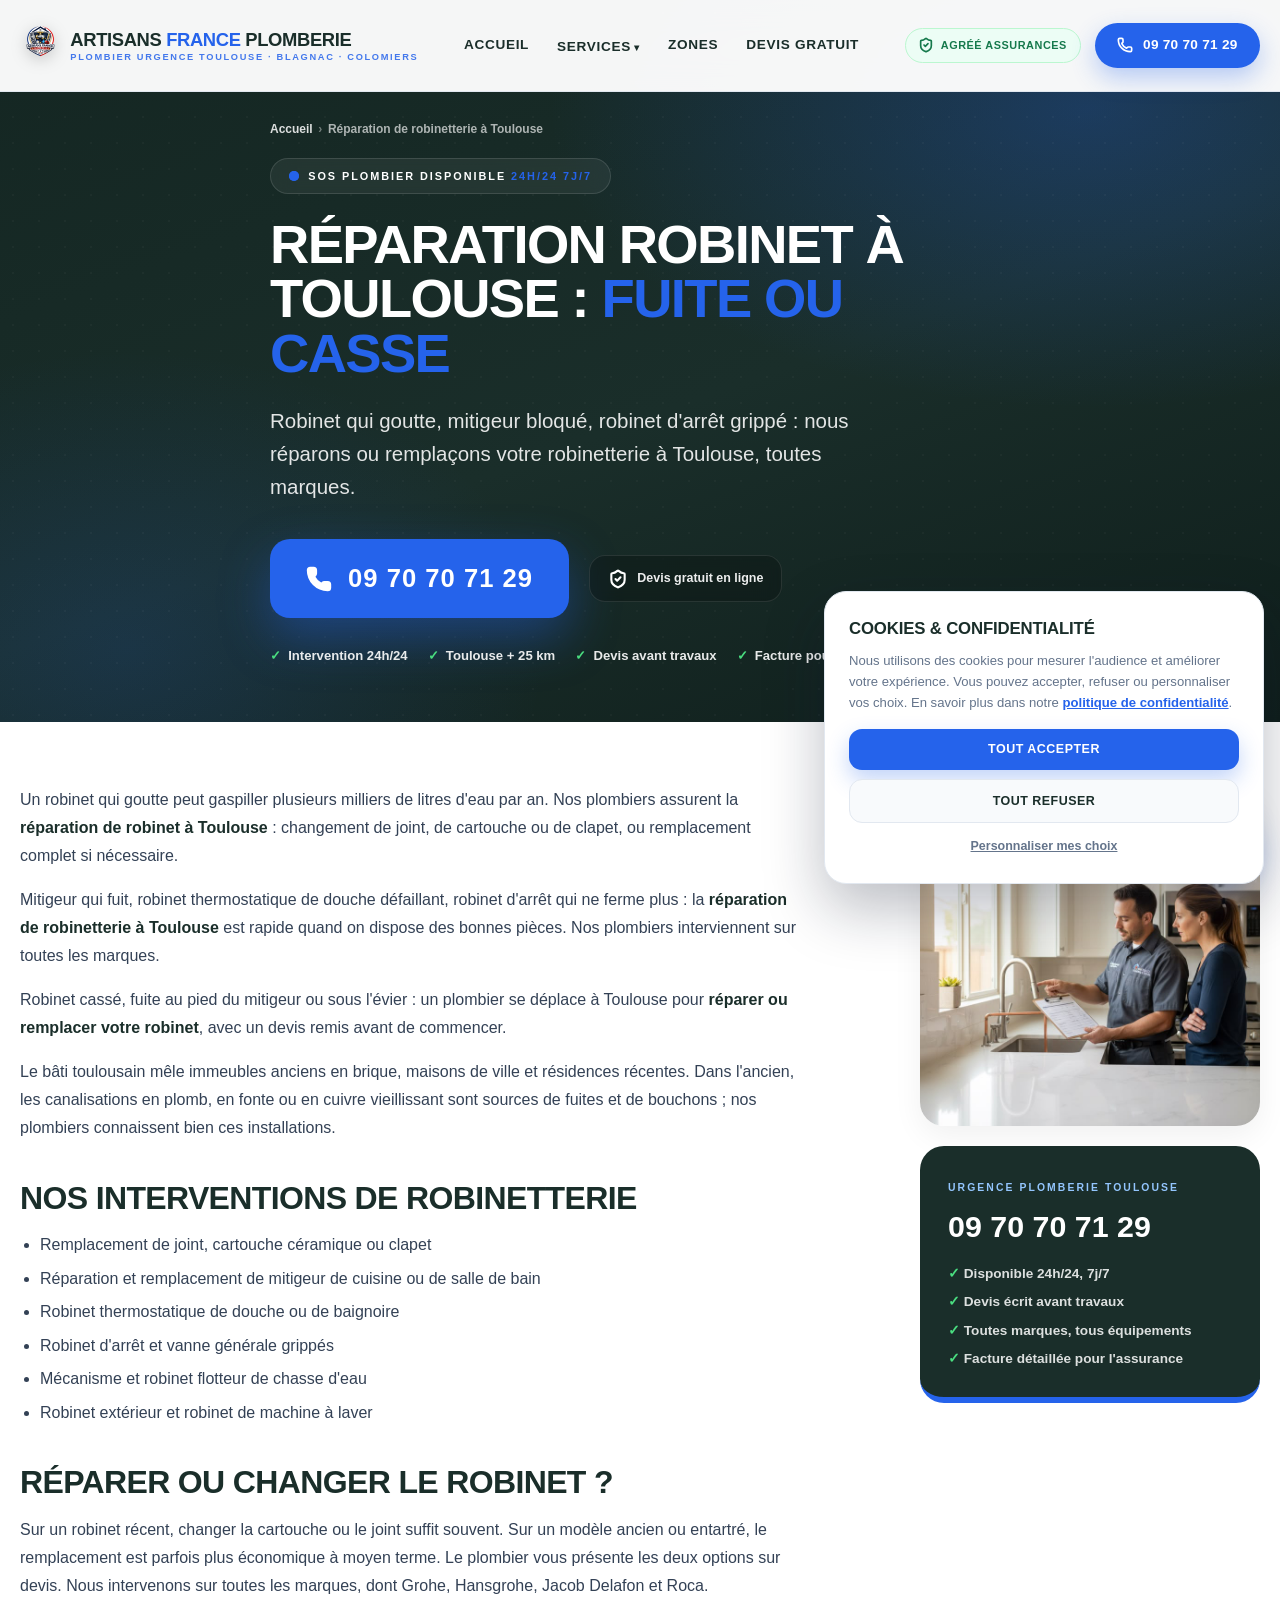
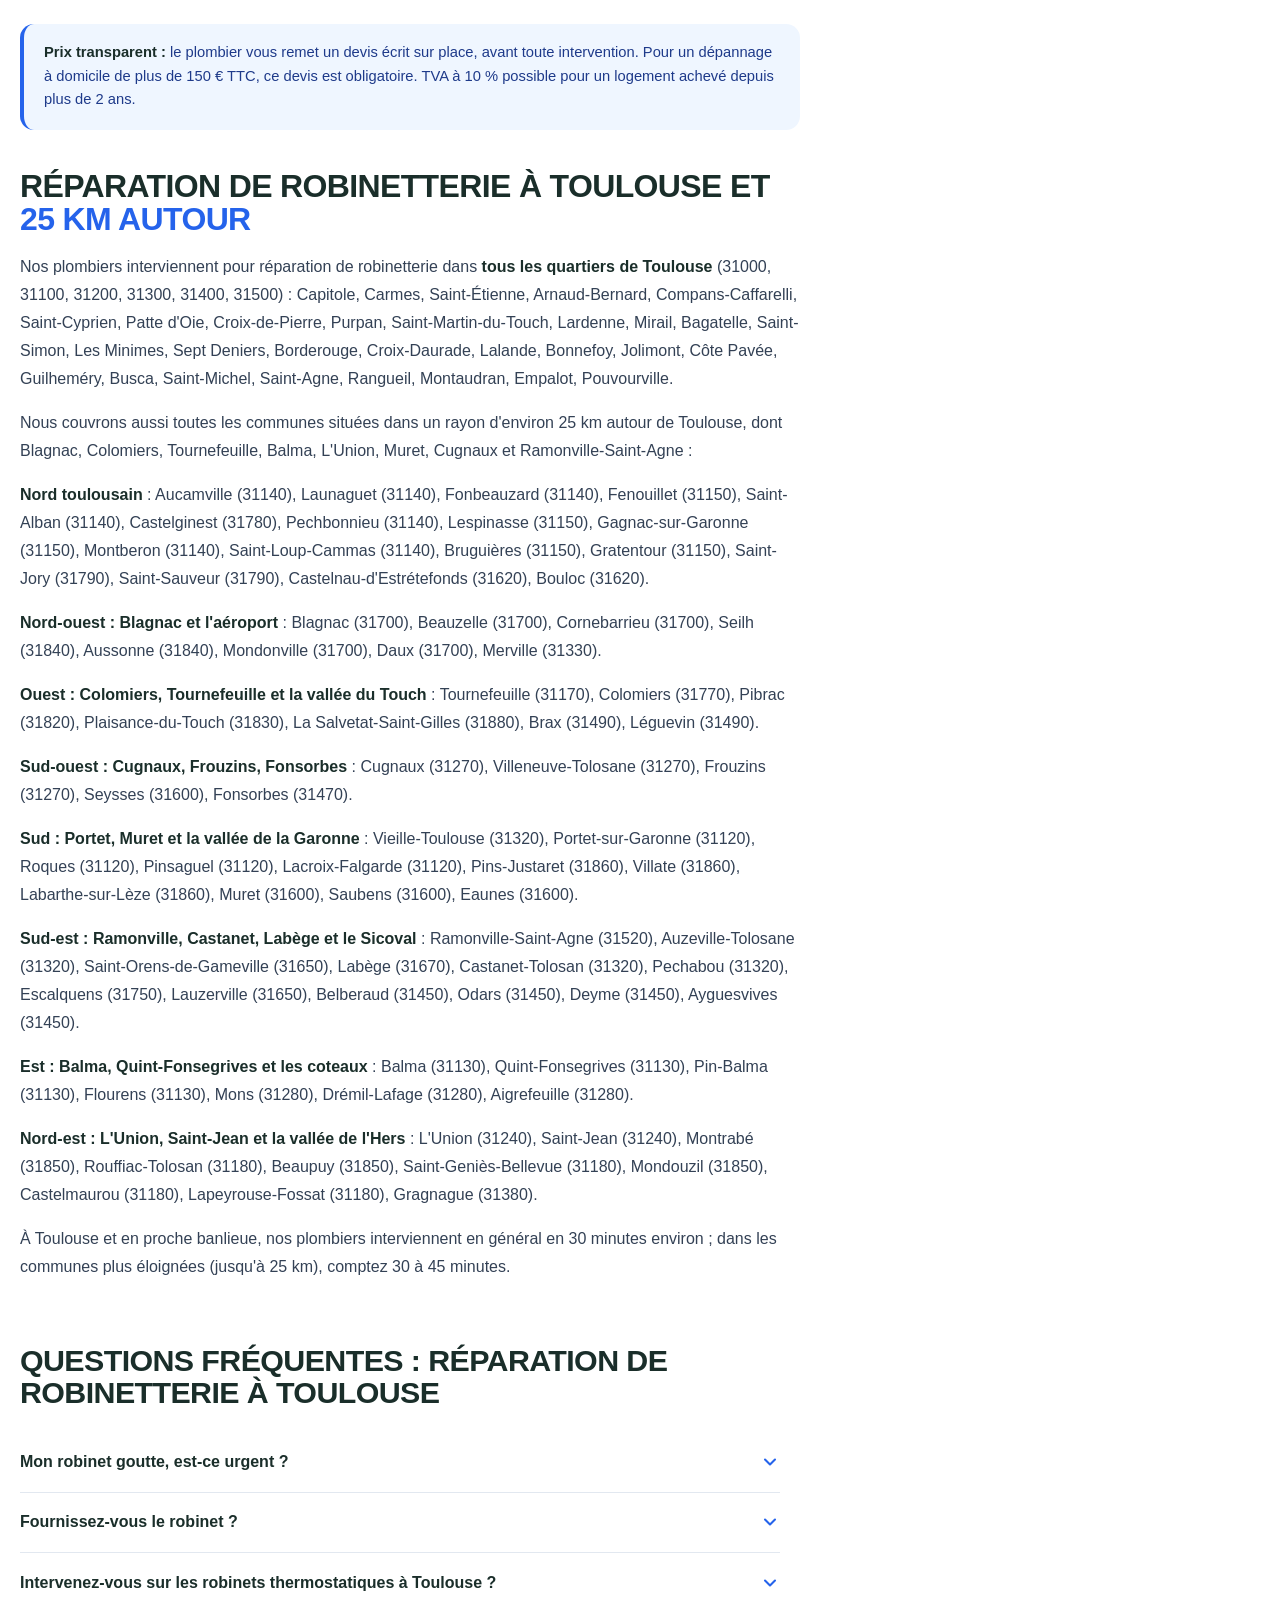
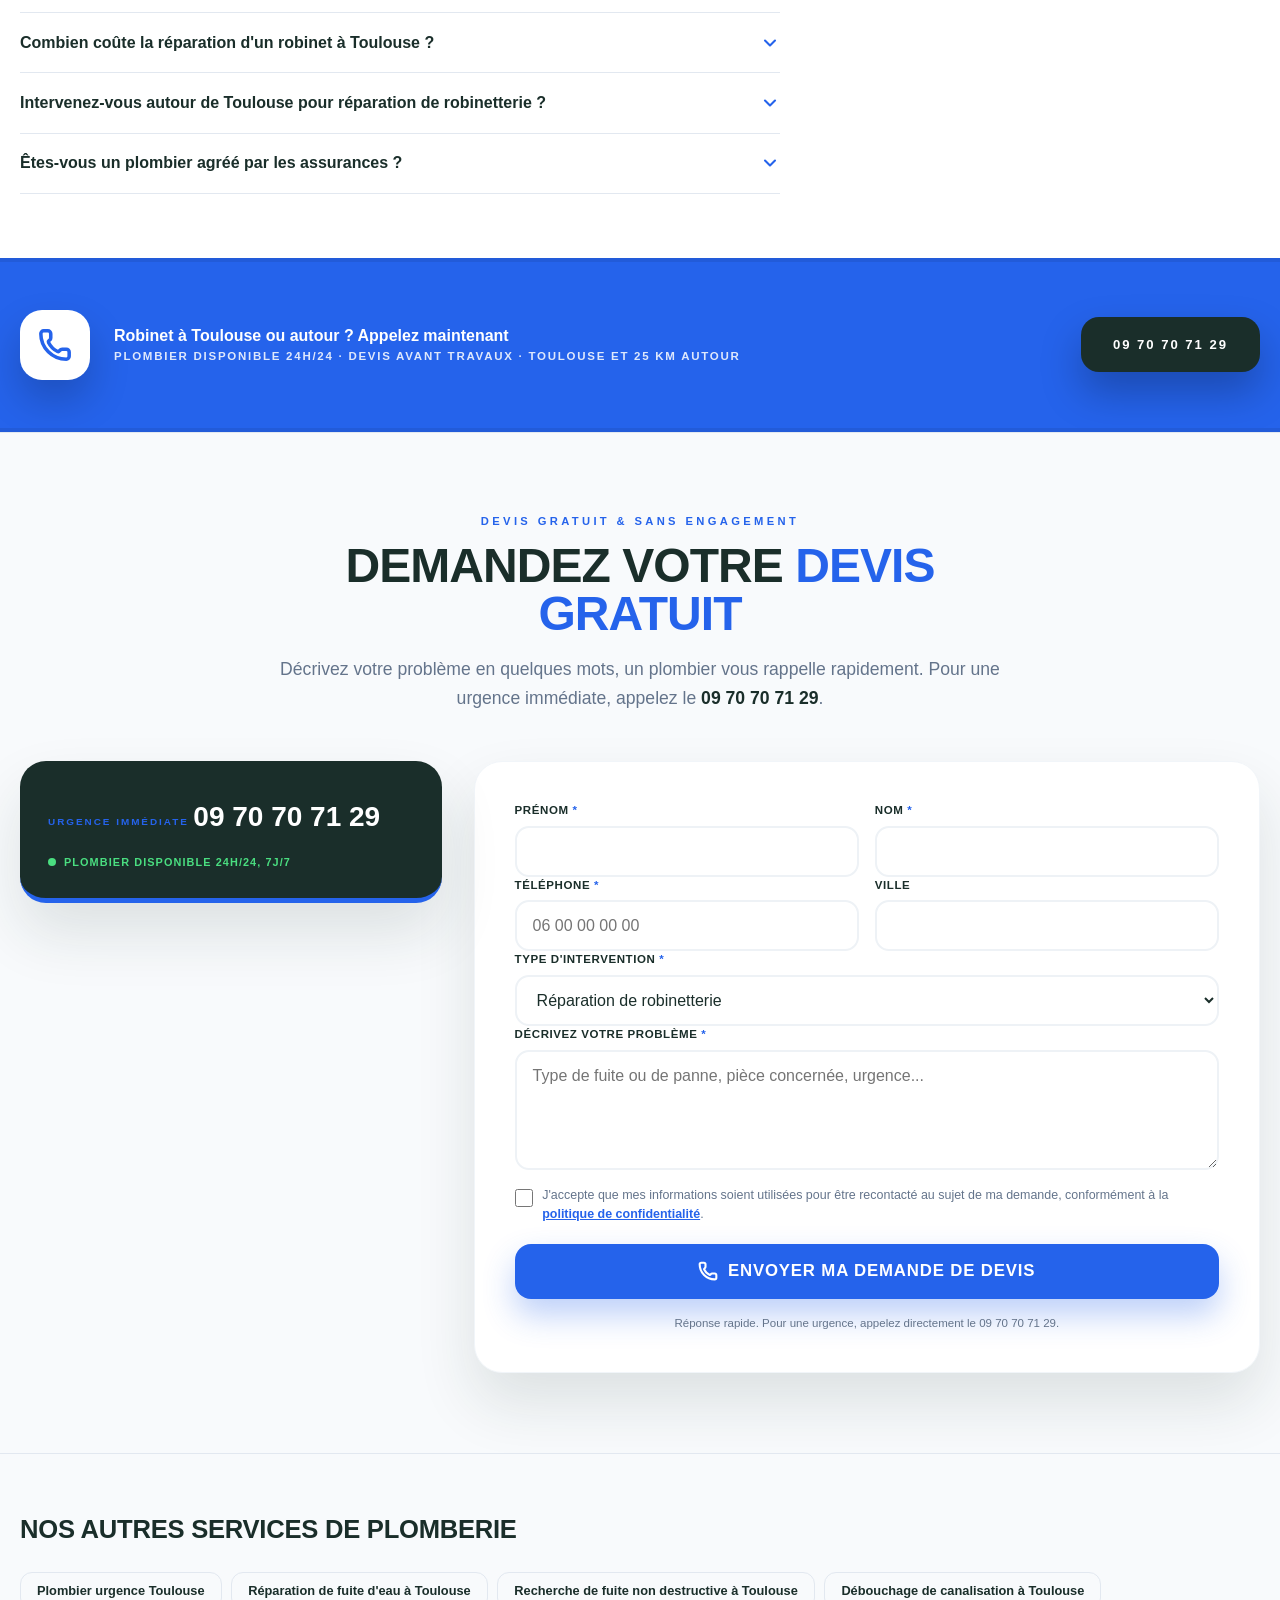
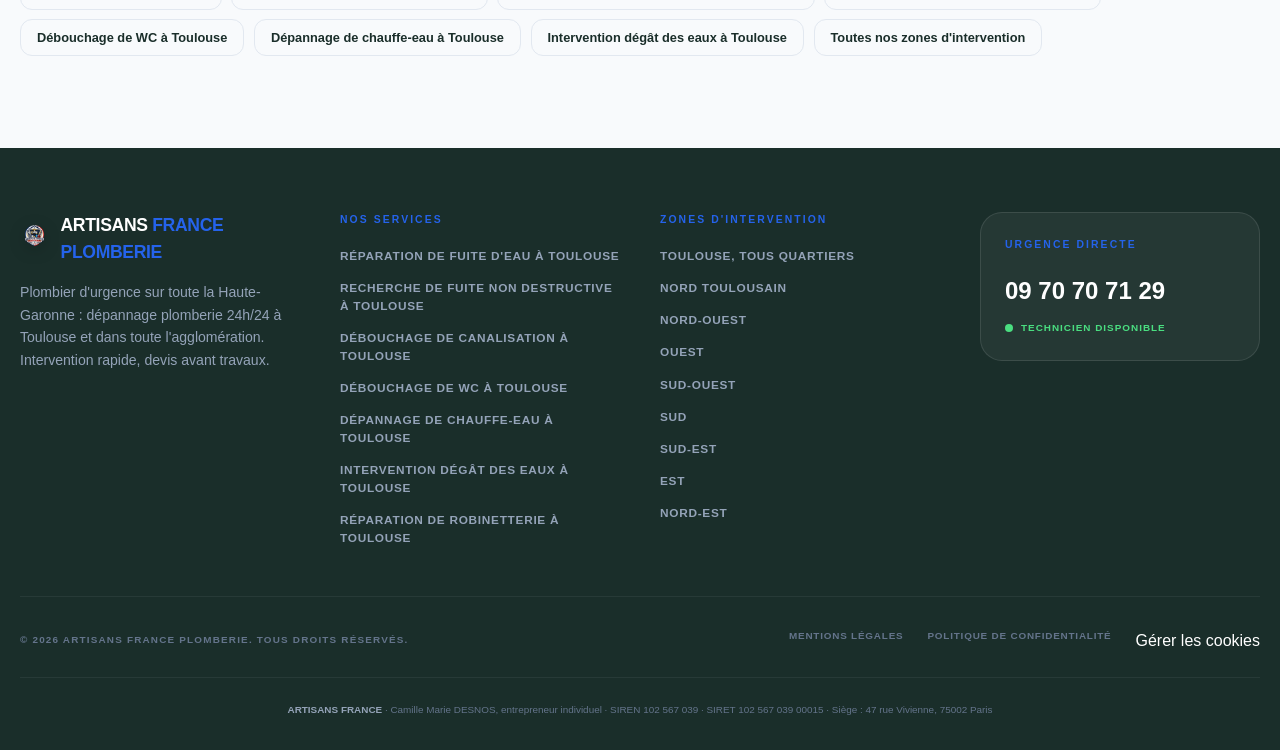
<file: reparation-robinet-toulouse/index.html>
<!DOCTYPE html>
<html lang="fr">
<head>
    <meta charset="utf-8">
    <meta name="viewport" content="width=device-width, initial-scale=1">
    <!-- Google Tag Manager -->
    <script>(function(w,d,s,l,i){w[l]=w[l]||[];w[l].push({'gtm.start':
    new Date().getTime(),event:'gtm.js'});var f=d.getElementsByTagName(s)[0],
    j=d.createElement(s),dl=l!='dataLayer'?'&l='+l:'';j.async=true;j.src=
    'https://www.googletagmanager.com/gtm.js?id='+i+dl;f.parentNode.insertBefore(j,f);
    })(window,document,'script','dataLayer','GTM-PZ6QSD93');</script>
    <!-- End Google Tag Manager -->
    <script>
        window.dataLayer = window.dataLayer || [];
        function gtag() { dataLayer.push(arguments); }
        gtag('consent', 'default', {
            ad_storage: 'denied', ad_user_data: 'denied', ad_personalization: 'denied',
            analytics_storage: 'denied', functionality_storage: 'granted', security_storage: 'granted',
            wait_for_update: 500
        });
    </script>
    <script async src="https://www.googletagmanager.com/gtag/js?id=GT-T944WWWS"></script>
    <script>
        gtag('js', new Date());
        gtag('config', 'GT-T944WWWS');
    </script>
    <title>Réparation robinet Toulouse (31000) – Fuite, mitigeur, plombier</title>
    <meta name="description" content="Robinet qui fuit ou cassé à Toulouse ? Réparation et remplacement de robinet, mitigeur, chasse d&#x27;eau, 24h/24. Devis avant travaux.">
    <meta name="robots" content="index, follow, max-image-preview:large">
    <link rel="canonical" href="https://plomberietoulouse.artisansfrance.com/reparation-robinet-toulouse/">
    <link rel="icon" type="image/png" sizes="32x32" href="/images/favicon-32.png">
    <link rel="icon" type="image/png" sizes="16x16" href="/images/favicon-16.png">
    <link rel="apple-touch-icon" sizes="180x180" href="/images/apple-touch-icon.png">
    <meta name="theme-color" content="#1a2e2a">
    <meta name="geo.region" content="FR-31">
    <meta property="og:type" content="website">
    <meta property="og:locale" content="fr_FR">
    <meta property="og:site_name" content="Artisans France Plomberie">
    <meta property="og:title" content="Réparation robinet Toulouse (31000) – Fuite, mitigeur, plombier">
    <meta property="og:description" content="Robinet qui fuit ou cassé à Toulouse ? Réparation et remplacement de robinet, mitigeur, chasse d&#x27;eau, 24h/24. Devis avant travaux.">
    <meta property="og:url" content="https://plomberietoulouse.artisansfrance.com/reparation-robinet-toulouse/">
    <meta property="og:image" content="https://plomberietoulouse.artisansfrance.com/images/plombier-intervention-30-min-toulouse.jpg">
    <meta name="twitter:card" content="summary_large_image">
    <link rel="stylesheet" href="/assets/style.css?v=472cea1c3d">
    <script type="application/ld+json">
{
 "@context": "https://schema.org",
 "@type": "Service",
 "name": "Réparation robinet à Toulouse : fuite ou casse",
 "serviceType": "Réparation de robinetterie",
 "url": "https://plomberietoulouse.artisansfrance.com/reparation-robinet-toulouse/",
 "description": "Robinet qui fuit ou cassé à Toulouse ? Réparation et remplacement de robinet, mitigeur, chasse d'eau, 24h/24. Devis avant travaux.",
 "provider": {
  "@type": [
   "Plumber",
   "EmergencyService"
  ],
  "@id": "https://plomberietoulouse.artisansfrance.com/#business",
  "name": "Artisans France Plomberie",
  "url": "https://plomberietoulouse.artisansfrance.com/",
  "telephone": "+33970707129",
  "image": "https://plomberietoulouse.artisansfrance.com/images/plombier-agree-toulouse.jpg",
  "logo": "https://plomberietoulouse.artisansfrance.com/images/logo.png",
  "priceRange": "€€",
  "address": {
   "@type": "PostalAddress",
   "addressLocality": "Toulouse",
   "postalCode": "31000",
   "addressRegion": "Haute-Garonne",
   "addressCountry": "FR"
  },
  "openingHoursSpecification": {
   "@type": "OpeningHoursSpecification",
   "dayOfWeek": [
    "Monday",
    "Tuesday",
    "Wednesday",
    "Thursday",
    "Friday",
    "Saturday",
    "Sunday"
   ],
   "opens": "00:00",
   "closes": "23:59"
  }
 },
 "areaServed": [
  {
   "@type": "City",
   "name": "Toulouse"
  },
  {
   "@type": "City",
   "name": "Aucamville",
   "address": {
    "@type": "PostalAddress",
    "postalCode": "31140",
    "addressLocality": "Aucamville",
    "addressCountry": "FR"
   }
  },
  {
   "@type": "City",
   "name": "Fonbeauzard",
   "address": {
    "@type": "PostalAddress",
    "postalCode": "31140",
    "addressLocality": "Fonbeauzard",
    "addressCountry": "FR"
   }
  },
  {
   "@type": "City",
   "name": "Launaguet",
   "address": {
    "@type": "PostalAddress",
    "postalCode": "31140",
    "addressLocality": "Launaguet",
    "addressCountry": "FR"
   }
  },
  {
   "@type": "City",
   "name": "Saint-Alban",
   "address": {
    "@type": "PostalAddress",
    "postalCode": "31140",
    "addressLocality": "Saint-Alban",
    "addressCountry": "FR"
   }
  },
  {
   "@type": "City",
   "name": "Fenouillet",
   "address": {
    "@type": "PostalAddress",
    "postalCode": "31150",
    "addressLocality": "Fenouillet",
    "addressCountry": "FR"
   }
  },
  {
   "@type": "City",
   "name": "Castelginest",
   "address": {
    "@type": "PostalAddress",
    "postalCode": "31780",
    "addressLocality": "Castelginest",
    "addressCountry": "FR"
   }
  },
  {
   "@type": "City",
   "name": "Pechbonnieu",
   "address": {
    "@type": "PostalAddress",
    "postalCode": "31140",
    "addressLocality": "Pechbonnieu",
    "addressCountry": "FR"
   }
  },
  {
   "@type": "City",
   "name": "Montberon",
   "address": {
    "@type": "PostalAddress",
    "postalCode": "31140",
    "addressLocality": "Montberon",
    "addressCountry": "FR"
   }
  },
  {
   "@type": "City",
   "name": "Saint-Loup-Cammas",
   "address": {
    "@type": "PostalAddress",
    "postalCode": "31140",
    "addressLocality": "Saint-Loup-Cammas",
    "addressCountry": "FR"
   }
  },
  {
   "@type": "City",
   "name": "Bruguières",
   "address": {
    "@type": "PostalAddress",
    "postalCode": "31150",
    "addressLocality": "Bruguières",
    "addressCountry": "FR"
   }
  },
  {
   "@type": "City",
   "name": "Gratentour",
   "address": {
    "@type": "PostalAddress",
    "postalCode": "31150",
    "addressLocality": "Gratentour",
    "addressCountry": "FR"
   }
  },
  {
   "@type": "City",
   "name": "Lespinasse",
   "address": {
    "@type": "PostalAddress",
    "postalCode": "31150",
    "addressLocality": "Lespinasse",
    "addressCountry": "FR"
   }
  },
  {
   "@type": "City",
   "name": "Gagnac-sur-Garonne",
   "address": {
    "@type": "PostalAddress",
    "postalCode": "31150",
    "addressLocality": "Gagnac-sur-Garonne",
    "addressCountry": "FR"
   }
  },
  {
   "@type": "City",
   "name": "Saint-Jory",
   "address": {
    "@type": "PostalAddress",
    "postalCode": "31790",
    "addressLocality": "Saint-Jory",
    "addressCountry": "FR"
   }
  },
  {
   "@type": "City",
   "name": "Saint-Sauveur",
   "address": {
    "@type": "PostalAddress",
    "postalCode": "31790",
    "addressLocality": "Saint-Sauveur",
    "addressCountry": "FR"
   }
  },
  {
   "@type": "City",
   "name": "Castelnau-d'Estrétefonds",
   "address": {
    "@type": "PostalAddress",
    "postalCode": "31620",
    "addressLocality": "Castelnau-d'Estrétefonds",
    "addressCountry": "FR"
   }
  },
  {
   "@type": "City",
   "name": "Bouloc",
   "address": {
    "@type": "PostalAddress",
    "postalCode": "31620",
    "addressLocality": "Bouloc",
    "addressCountry": "FR"
   }
  },
  {
   "@type": "City",
   "name": "Blagnac",
   "address": {
    "@type": "PostalAddress",
    "postalCode": "31700",
    "addressLocality": "Blagnac",
    "addressCountry": "FR"
   }
  },
  {
   "@type": "City",
   "name": "Beauzelle",
   "address": {
    "@type": "PostalAddress",
    "postalCode": "31700",
    "addressLocality": "Beauzelle",
    "addressCountry": "FR"
   }
  },
  {
   "@type": "City",
   "name": "Cornebarrieu",
   "address": {
    "@type": "PostalAddress",
    "postalCode": "31700",
    "addressLocality": "Cornebarrieu",
    "addressCountry": "FR"
   }
  },
  {
   "@type": "City",
   "name": "Mondonville",
   "address": {
    "@type": "PostalAddress",
    "postalCode": "31700",
    "addressLocality": "Mondonville",
    "addressCountry": "FR"
   }
  },
  {
   "@type": "City",
   "name": "Daux",
   "address": {
    "@type": "PostalAddress",
    "postalCode": "31700",
    "addressLocality": "Daux",
    "addressCountry": "FR"
   }
  },
  {
   "@type": "City",
   "name": "Seilh",
   "address": {
    "@type": "PostalAddress",
    "postalCode": "31840",
    "addressLocality": "Seilh",
    "addressCountry": "FR"
   }
  },
  {
   "@type": "City",
   "name": "Aussonne",
   "address": {
    "@type": "PostalAddress",
    "postalCode": "31840",
    "addressLocality": "Aussonne",
    "addressCountry": "FR"
   }
  },
  {
   "@type": "City",
   "name": "Merville",
   "address": {
    "@type": "PostalAddress",
    "postalCode": "31330",
    "addressLocality": "Merville",
    "addressCountry": "FR"
   }
  },
  {
   "@type": "City",
   "name": "Colomiers",
   "address": {
    "@type": "PostalAddress",
    "postalCode": "31770",
    "addressLocality": "Colomiers",
    "addressCountry": "FR"
   }
  },
  {
   "@type": "City",
   "name": "Tournefeuille",
   "address": {
    "@type": "PostalAddress",
    "postalCode": "31170",
    "addressLocality": "Tournefeuille",
    "addressCountry": "FR"
   }
  },
  {
   "@type": "City",
   "name": "Pibrac",
   "address": {
    "@type": "PostalAddress",
    "postalCode": "31820",
    "addressLocality": "Pibrac",
    "addressCountry": "FR"
   }
  },
  {
   "@type": "City",
   "name": "Brax",
   "address": {
    "@type": "PostalAddress",
    "postalCode": "31490",
    "addressLocality": "Brax",
    "addressCountry": "FR"
   }
  },
  {
   "@type": "City",
   "name": "Léguevin",
   "address": {
    "@type": "PostalAddress",
    "postalCode": "31490",
    "addressLocality": "Léguevin",
    "addressCountry": "FR"
   }
  },
  {
   "@type": "City",
   "name": "Plaisance-du-Touch",
   "address": {
    "@type": "PostalAddress",
    "postalCode": "31830",
    "addressLocality": "Plaisance-du-Touch",
    "addressCountry": "FR"
   }
  },
  {
   "@type": "City",
   "name": "La Salvetat-Saint-Gilles",
   "address": {
    "@type": "PostalAddress",
    "postalCode": "31880",
    "addressLocality": "La Salvetat-Saint-Gilles",
    "addressCountry": "FR"
   }
  },
  {
   "@type": "City",
   "name": "Cugnaux",
   "address": {
    "@type": "PostalAddress",
    "postalCode": "31270",
    "addressLocality": "Cugnaux",
    "addressCountry": "FR"
   }
  },
  {
   "@type": "City",
   "name": "Villeneuve-Tolosane",
   "address": {
    "@type": "PostalAddress",
    "postalCode": "31270",
    "addressLocality": "Villeneuve-Tolosane",
    "addressCountry": "FR"
   }
  },
  {
   "@type": "City",
   "name": "Frouzins",
   "address": {
    "@type": "PostalAddress",
    "postalCode": "31270",
    "addressLocality": "Frouzins",
    "addressCountry": "FR"
   }
  },
  {
   "@type": "City",
   "name": "Seysses",
   "address": {
    "@type": "PostalAddress",
    "postalCode": "31600",
    "addressLocality": "Seysses",
    "addressCountry": "FR"
   }
  },
  {
   "@type": "City",
   "name": "Fonsorbes",
   "address": {
    "@type": "PostalAddress",
    "postalCode": "31470",
    "addressLocality": "Fonsorbes",
    "addressCountry": "FR"
   }
  },
  {
   "@type": "City",
   "name": "Portet-sur-Garonne",
   "address": {
    "@type": "PostalAddress",
    "postalCode": "31120",
    "addressLocality": "Portet-sur-Garonne",
    "addressCountry": "FR"
   }
  },
  {
   "@type": "City",
   "name": "Roques",
   "address": {
    "@type": "PostalAddress",
    "postalCode": "31120",
    "addressLocality": "Roques",
    "addressCountry": "FR"
   }
  },
  {
   "@type": "City",
   "name": "Pinsaguel",
   "address": {
    "@type": "PostalAddress",
    "postalCode": "31120",
    "addressLocality": "Pinsaguel",
    "addressCountry": "FR"
   }
  },
  {
   "@type": "City",
   "name": "Lacroix-Falgarde",
   "address": {
    "@type": "PostalAddress",
    "postalCode": "31120",
    "addressLocality": "Lacroix-Falgarde",
    "addressCountry": "FR"
   }
  },
  {
   "@type": "City",
   "name": "Vieille-Toulouse",
   "address": {
    "@type": "PostalAddress",
    "postalCode": "31320",
    "addressLocality": "Vieille-Toulouse",
    "addressCountry": "FR"
   }
  },
  {
   "@type": "City",
   "name": "Pins-Justaret",
   "address": {
    "@type": "PostalAddress",
    "postalCode": "31860",
    "addressLocality": "Pins-Justaret",
    "addressCountry": "FR"
   }
  },
  {
   "@type": "City",
   "name": "Villate",
   "address": {
    "@type": "PostalAddress",
    "postalCode": "31860",
    "addressLocality": "Villate",
    "addressCountry": "FR"
   }
  },
  {
   "@type": "City",
   "name": "Labarthe-sur-Lèze",
   "address": {
    "@type": "PostalAddress",
    "postalCode": "31860",
    "addressLocality": "Labarthe-sur-Lèze",
    "addressCountry": "FR"
   }
  },
  {
   "@type": "City",
   "name": "Muret",
   "address": {
    "@type": "PostalAddress",
    "postalCode": "31600",
    "addressLocality": "Muret",
    "addressCountry": "FR"
   }
  },
  {
   "@type": "City",
   "name": "Eaunes",
   "address": {
    "@type": "PostalAddress",
    "postalCode": "31600",
    "addressLocality": "Eaunes",
    "addressCountry": "FR"
   }
  },
  {
   "@type": "City",
   "name": "Saubens",
   "address": {
    "@type": "PostalAddress",
    "postalCode": "31600",
    "addressLocality": "Saubens",
    "addressCountry": "FR"
   }
  },
  {
   "@type": "City",
   "name": "Ramonville-Saint-Agne",
   "address": {
    "@type": "PostalAddress",
    "postalCode": "31520",
    "addressLocality": "Ramonville-Saint-Agne",
    "addressCountry": "FR"
   }
  },
  {
   "@type": "City",
   "name": "Auzeville-Tolosane",
   "address": {
    "@type": "PostalAddress",
    "postalCode": "31320",
    "addressLocality": "Auzeville-Tolosane",
    "addressCountry": "FR"
   }
  },
  {
   "@type": "City",
   "name": "Castanet-Tolosan",
   "address": {
    "@type": "PostalAddress",
    "postalCode": "31320",
    "addressLocality": "Castanet-Tolosan",
    "addressCountry": "FR"
   }
  },
  {
   "@type": "City",
   "name": "Pechabou",
   "address": {
    "@type": "PostalAddress",
    "postalCode": "31320",
    "addressLocality": "Pechabou",
    "addressCountry": "FR"
   }
  },
  {
   "@type": "City",
   "name": "Labège",
   "address": {
    "@type": "PostalAddress",
    "postalCode": "31670",
    "addressLocality": "Labège",
    "addressCountry": "FR"
   }
  },
  {
   "@type": "City",
   "name": "Escalquens",
   "address": {
    "@type": "PostalAddress",
    "postalCode": "31750",
    "addressLocality": "Escalquens",
    "addressCountry": "FR"
   }
  },
  {
   "@type": "City",
   "name": "Saint-Orens-de-Gameville",
   "address": {
    "@type": "PostalAddress",
    "postalCode": "31650",
    "addressLocality": "Saint-Orens-de-Gameville",
    "addressCountry": "FR"
   }
  },
  {
   "@type": "City",
   "name": "Lauzerville",
   "address": {
    "@type": "PostalAddress",
    "postalCode": "31650",
    "addressLocality": "Lauzerville",
    "addressCountry": "FR"
   }
  },
  {
   "@type": "City",
   "name": "Deyme",
   "address": {
    "@type": "PostalAddress",
    "postalCode": "31450",
    "addressLocality": "Deyme",
    "addressCountry": "FR"
   }
  },
  {
   "@type": "City",
   "name": "Belberaud",
   "address": {
    "@type": "PostalAddress",
    "postalCode": "31450",
    "addressLocality": "Belberaud",
    "addressCountry": "FR"
   }
  },
  {
   "@type": "City",
   "name": "Odars",
   "address": {
    "@type": "PostalAddress",
    "postalCode": "31450",
    "addressLocality": "Odars",
    "addressCountry": "FR"
   }
  },
  {
   "@type": "City",
   "name": "Ayguesvives",
   "address": {
    "@type": "PostalAddress",
    "postalCode": "31450",
    "addressLocality": "Ayguesvives",
    "addressCountry": "FR"
   }
  },
  {
   "@type": "City",
   "name": "Balma",
   "address": {
    "@type": "PostalAddress",
    "postalCode": "31130",
    "addressLocality": "Balma",
    "addressCountry": "FR"
   }
  },
  {
   "@type": "City",
   "name": "Quint-Fonsegrives",
   "address": {
    "@type": "PostalAddress",
    "postalCode": "31130",
    "addressLocality": "Quint-Fonsegrives",
    "addressCountry": "FR"
   }
  },
  {
   "@type": "City",
   "name": "Pin-Balma",
   "address": {
    "@type": "PostalAddress",
    "postalCode": "31130",
    "addressLocality": "Pin-Balma",
    "addressCountry": "FR"
   }
  },
  {
   "@type": "City",
   "name": "Flourens",
   "address": {
    "@type": "PostalAddress",
    "postalCode": "31130",
    "addressLocality": "Flourens",
    "addressCountry": "FR"
   }
  },
  {
   "@type": "City",
   "name": "Drémil-Lafage",
   "address": {
    "@type": "PostalAddress",
    "postalCode": "31280",
    "addressLocality": "Drémil-Lafage",
    "addressCountry": "FR"
   }
  },
  {
   "@type": "City",
   "name": "Mons",
   "address": {
    "@type": "PostalAddress",
    "postalCode": "31280",
    "addressLocality": "Mons",
    "addressCountry": "FR"
   }
  },
  {
   "@type": "City",
   "name": "Aigrefeuille",
   "address": {
    "@type": "PostalAddress",
    "postalCode": "31280",
    "addressLocality": "Aigrefeuille",
    "addressCountry": "FR"
   }
  },
  {
   "@type": "City",
   "name": "L'Union",
   "address": {
    "@type": "PostalAddress",
    "postalCode": "31240",
    "addressLocality": "L'Union",
    "addressCountry": "FR"
   }
  },
  {
   "@type": "City",
   "name": "Saint-Jean",
   "address": {
    "@type": "PostalAddress",
    "postalCode": "31240",
    "addressLocality": "Saint-Jean",
    "addressCountry": "FR"
   }
  },
  {
   "@type": "City",
   "name": "Montrabé",
   "address": {
    "@type": "PostalAddress",
    "postalCode": "31850",
    "addressLocality": "Montrabé",
    "addressCountry": "FR"
   }
  },
  {
   "@type": "City",
   "name": "Beaupuy",
   "address": {
    "@type": "PostalAddress",
    "postalCode": "31850",
    "addressLocality": "Beaupuy",
    "addressCountry": "FR"
   }
  },
  {
   "@type": "City",
   "name": "Mondouzil",
   "address": {
    "@type": "PostalAddress",
    "postalCode": "31850",
    "addressLocality": "Mondouzil",
    "addressCountry": "FR"
   }
  },
  {
   "@type": "City",
   "name": "Rouffiac-Tolosan",
   "address": {
    "@type": "PostalAddress",
    "postalCode": "31180",
    "addressLocality": "Rouffiac-Tolosan",
    "addressCountry": "FR"
   }
  },
  {
   "@type": "City",
   "name": "Castelmaurou",
   "address": {
    "@type": "PostalAddress",
    "postalCode": "31180",
    "addressLocality": "Castelmaurou",
    "addressCountry": "FR"
   }
  },
  {
   "@type": "City",
   "name": "Saint-Geniès-Bellevue",
   "address": {
    "@type": "PostalAddress",
    "postalCode": "31180",
    "addressLocality": "Saint-Geniès-Bellevue",
    "addressCountry": "FR"
   }
  },
  {
   "@type": "City",
   "name": "Lapeyrouse-Fossat",
   "address": {
    "@type": "PostalAddress",
    "postalCode": "31180",
    "addressLocality": "Lapeyrouse-Fossat",
    "addressCountry": "FR"
   }
  },
  {
   "@type": "City",
   "name": "Gragnague",
   "address": {
    "@type": "PostalAddress",
    "postalCode": "31380",
    "addressLocality": "Gragnague",
    "addressCountry": "FR"
   }
  }
 ],
 "availableChannel": {
  "@type": "ServiceChannel",
  "servicePhone": {
   "@type": "ContactPoint",
   "telephone": "+33970707129",
   "contactType": "Dépannage d'urgence",
   "availableLanguage": "French",
   "hoursAvailable": "Mo-Su 00:00-23:59"
  }
 }
}
    </script>
    <script type="application/ld+json">
{
 "@context": "https://schema.org",
 "@type": "BreadcrumbList",
 "itemListElement": [
  {
   "@type": "ListItem",
   "position": 1,
   "name": "Accueil",
   "item": "https://plomberietoulouse.artisansfrance.com/"
  },
  {
   "@type": "ListItem",
   "position": 2,
   "name": "Réparation de robinetterie à Toulouse",
   "item": "https://plomberietoulouse.artisansfrance.com/reparation-robinet-toulouse/"
  }
 ]
}
    </script>
    <script type="application/ld+json">
{
 "@context": "https://schema.org",
 "@type": "FAQPage",
 "mainEntity": [
  {
   "@type": "Question",
   "name": "Mon robinet goutte, est-ce urgent ?",
   "acceptedAnswer": {
    "@type": "Answer",
    "text": "Pas toujours, mais une fuite permanente fait grimper la facture d'eau. Si le robinet ne ferme plus du tout ou fuit sous l'évier, coupez le robinet d'arrêt et appelez un plombier."
   }
  },
  {
   "@type": "Question",
   "name": "Fournissez-vous le robinet ?",
   "acceptedAnswer": {
    "@type": "Answer",
    "text": "Oui, nous pouvons fournir un robinet ou un mitigeur adapté, ou poser celui que vous avez déjà acheté."
   }
  },
  {
   "@type": "Question",
   "name": "Intervenez-vous sur les robinets thermostatiques à Toulouse ?",
   "acceptedAnswer": {
    "@type": "Answer",
    "text": "Oui, nous réparons et remplaçons les mitigeurs thermostatiques de douche et de baignoire de toutes marques."
   }
  },
  {
   "@type": "Question",
   "name": "Combien coûte la réparation d'un robinet à Toulouse ?",
   "acceptedAnswer": {
    "@type": "Answer",
    "text": "Le prix dépend de la panne et de la pièce à changer. Le plombier vous remet un devis écrit sur place avant toute intervention."
   }
  },
  {
   "@type": "Question",
   "name": "Intervenez-vous autour de Toulouse pour réparation de robinetterie ?",
   "acceptedAnswer": {
    "@type": "Answer",
    "text": "Oui, nous intervenons dans toutes les communes à environ 25 km autour de Toulouse : Blagnac, Colomiers, Tournefeuille, Balma, L'Union, Muret, Cugnaux et Ramonville-Saint-Agne, mais aussi Aucamville, Fonbeauzard, Launaguet, Saint-Alban, Fenouillet, Castelginest, Pechbonnieu, Lespinasse, Gagnac-sur-Garonne, Beauzelle, Cornebarrieu, Seilh, Villeneuve-Tolosane, Portet-sur-Garonne, Roques, Vieille-Toulouse, Auzeville-Tolosane, Castanet-Tolosan, Labège, Saint-Orens-de-Gameville, Quint-Fonsegrives, Pin-Balma, Flourens, Mons, Saint-Jean, Montrabé, Beaupuy, Rouffiac-Tolosan, Saint-Geniès-B et toutes les communes listées sur notre page zones d'intervention."
   }
  },
  {
   "@type": "Question",
   "name": "Êtes-vous un plombier agréé par les assurances ?",
   "acceptedAnswer": {
    "@type": "Answer",
    "text": "Nous travaillons avec toutes les compagnies d'assurance habitation. Nos factures et rapports d'intervention détaillés sont acceptés pour vos déclarations de sinistre dégât des eaux."
   }
  }
 ]
}
    </script>
</head>
<body>
    <noscript><iframe src="https://www.googletagmanager.com/ns.html?id=GTM-PZ6QSD93" height="0" width="0" style="display:none;visibility:hidden"></iframe></noscript>
    <a href="#main" class="sr-only">Aller au contenu</a>

    <header class="site-header">
        <div class="container">
            <a href="/" class="brand" aria-label="Artisans France Plomberie, accueil">
                <span class="brand-mark" aria-hidden="true"><img src="/images/logo.png" alt="" width="163" height="240"></span>
                <span class="brand-text">
                    <span class="brand-name">Artisans <em>France</em> Plomberie</span>
                    <span class="brand-tagline">Plombier Urgence Toulouse · Blagnac · Colomiers</span>
                </span>
            </a>
            <nav class="main-nav" aria-label="Navigation principale">
                <a href="/">Accueil</a>
                <div class="nav-drop">
                    <a href="/#services">Services</a>
                    <div class="nav-drop-menu">
                        <a href="/fuite-d-eau-toulouse/">Réparation de fuite d'eau</a>
                        <a href="/recherche-de-fuite-toulouse/">Recherche de fuite non destructive</a>
                        <a href="/debouchage-canalisation-toulouse/">Débouchage de canalisation</a>
                        <a href="/debouchage-wc-toulouse/">Débouchage de WC</a>
                        <a href="/depannage-chauffe-eau-toulouse/">Dépannage de chauffe-eau</a>
                        <a href="/degat-des-eaux-toulouse/">Intervention dégât des eaux</a>
                        <a href="/reparation-robinet-toulouse/">Réparation de robinetterie</a>
                    </div>
                </div>
                <a href="/zones-intervention/">Zones</a>
                <a href="#contact">Devis gratuit</a>
            </nav>
            <div class="header-cta">
                <span class="assur-badge"><svg xmlns="http://www.w3.org/2000/svg" width="16" height="16" viewBox="0 0 24 24" fill="none" stroke="currentColor" stroke-width="2.5" stroke-linecap="round" stroke-linejoin="round" aria-hidden="true"><path d="M20 13c0 5-3.5 7.5-7.66 8.95a1 1 0 0 1-.67-.01C7.5 20.5 4 18 4 13V6a1 1 0 0 1 1-1c2 0 4.5-1.2 6.24-2.72a1.17 1.17 0 0 1 1.52 0C14.51 3.81 17 5 19 5a1 1 0 0 1 1 1z"></path><path d="m9 12 2 2 4-4"></path></svg> Agréé Assurances</span>
                <a href="tel:+33970707129" class="call-btn"><svg xmlns="http://www.w3.org/2000/svg" width="16" height="16" viewBox="0 0 24 24" fill="none" stroke="currentColor" stroke-width="2.5" stroke-linecap="round" stroke-linejoin="round" aria-hidden="true"><path d="M13.832 16.568a1 1 0 0 0 1.213-.303l.355-.465A2 2 0 0 1 17 15h3a2 2 0 0 1 2 2v3a2 2 0 0 1-2 2A18 18 0 0 1 2 4a2 2 0 0 1 2-2h3a2 2 0 0 1 2 2v3a2 2 0 0 1-.8 1.6l-.468.351a1 1 0 0 0-.292 1.233 14 14 0 0 0 6.392 6.384"></path></svg><span>09 70 70 71 29</span></a>
            </div>
            <button type="button" class="burger" aria-label="Ouvrir le menu" aria-controls="mobile-menu" aria-expanded="false">
                <svg xmlns="http://www.w3.org/2000/svg" width="24" height="24" viewBox="0 0 24 24" fill="none" stroke="currentColor" stroke-width="2.5" stroke-linecap="round" stroke-linejoin="round" aria-hidden="true"><path d="M4 6h16"></path><path d="M4 12h16"></path><path d="M4 18h16"></path></svg>
            </button>
        </div>
    </header>
    <div id="mobile-menu" class="mobile-menu" role="dialog" aria-label="Menu de navigation">
        <div class="mobile-menu-head">
            <span class="brand-name">Artisans <em style="color:#2563EB;font-style:normal;">France</em> Plomberie</span>
            <button type="button" class="burger" aria-label="Fermer le menu"><svg xmlns="http://www.w3.org/2000/svg" width="22" height="22" viewBox="0 0 24 24" fill="none" stroke="currentColor" stroke-width="2.5" stroke-linecap="round" stroke-linejoin="round" aria-hidden="true"><path d="M18 6 6 18"></path><path d="m6 6 12 12"></path></svg></button>
        </div>
        <div class="mobile-menu-body">
            <a href="tel:+33970707129" class="mobile-call-card">
                <span class="mobile-call-icon"><svg xmlns="http://www.w3.org/2000/svg" width="22" height="22" viewBox="0 0 24 24" fill="none" stroke="currentColor" stroke-width="2.5" stroke-linecap="round" stroke-linejoin="round" aria-hidden="true"><path d="M13.832 16.568a1 1 0 0 0 1.213-.303l.355-.465A2 2 0 0 1 17 15h3a2 2 0 0 1 2 2v3a2 2 0 0 1-2 2A18 18 0 0 1 2 4a2 2 0 0 1 2-2h3a2 2 0 0 1 2 2v3a2 2 0 0 1-.8 1.6l-.468.351a1 1 0 0 0-.292 1.233 14 14 0 0 0 6.392 6.384"></path></svg></span>
                <span><span>Urgence 24h/7j</span><strong>09 70 70 71 29</strong></span>
            </a>
            <nav class="mobile-nav" aria-label="Navigation mobile">
                <a href="/">Accueil</a>
                <a href="/#services">Services</a>
                <a class="sub" href="/fuite-d-eau-toulouse/">Réparation de fuite d'eau</a>
                <a class="sub" href="/recherche-de-fuite-toulouse/">Recherche de fuite non destructive</a>
                <a class="sub" href="/debouchage-canalisation-toulouse/">Débouchage de canalisation</a>
                <a class="sub" href="/debouchage-wc-toulouse/">Débouchage de WC</a>
                <a class="sub" href="/depannage-chauffe-eau-toulouse/">Dépannage de chauffe-eau</a>
                <a class="sub" href="/degat-des-eaux-toulouse/">Intervention dégât des eaux</a>
                <a class="sub" href="/reparation-robinet-toulouse/">Réparation de robinetterie</a>
                <a href="/zones-intervention/">Zones d'intervention</a>
                <a href="#contact">Devis gratuit</a>
            </nav>
            <div class="mobile-menu-foot"><svg xmlns="http://www.w3.org/2000/svg" width="14" height="14" viewBox="0 0 24 24" fill="none" stroke="currentColor" stroke-width="2.5" stroke-linecap="round" stroke-linejoin="round" aria-hidden="true"><path d="M20 13c0 5-3.5 7.5-7.66 8.95a1 1 0 0 1-.67-.01C7.5 20.5 4 18 4 13V6a1 1 0 0 1 1-1c2 0 4.5-1.2 6.24-2.72a1.17 1.17 0 0 1 1.52 0C14.51 3.81 17 5 19 5a1 1 0 0 1 1 1z"></path><path d="m9 12 2 2 4-4"></path></svg><span>Agréé toutes assurances</span></div>
        </div>
    </div>
    <main id="main">
        <section id="accueil" class="hero hero-sub">
            <div class="container hero-inner">
                <nav class="breadcrumb" aria-label="Fil d'Ariane"><ol><li><a href="/">Accueil</a></li><li aria-current="page">Réparation de robinetterie à Toulouse</li></ol></nav>
                <div class="hero-badge"><span class="pulse-dot" aria-hidden="true"></span><span>SOS PLOMBIER DISPONIBLE <b>24H/24 7J/7</b></span></div>
                <h1>Réparation robinet à Toulouse : <span class="accent">fuite ou casse</span></h1>
                <p class="lead">Robinet qui goutte, mitigeur bloqué, robinet d'arrêt grippé : nous réparons ou remplaçons votre robinetterie à Toulouse, toutes marques.</p>
                <div class="hero-actions">
                    <a href="tel:+33970707129" class="hero-call"><svg xmlns="http://www.w3.org/2000/svg" width="26" height="26" viewBox="0 0 24 24" fill="currentColor" stroke="currentColor" stroke-width="2.5" stroke-linecap="round" stroke-linejoin="round" aria-hidden="true"><path d="M13.832 16.568a1 1 0 0 0 1.213-.303l.355-.465A2 2 0 0 1 17 15h3a2 2 0 0 1 2 2v3a2 2 0 0 1-2 2A18 18 0 0 1 2 4a2 2 0 0 1 2-2h3a2 2 0 0 1 2 2v3a2 2 0 0 1-.8 1.6l-.468.351a1 1 0 0 0-.292 1.233 14 14 0 0 0 6.392 6.384"></path></svg><span>09 70 70 71 29</span></a>
                    <a href="#contact" class="trust-chip" style="text-decoration:none;"><svg xmlns="http://www.w3.org/2000/svg" width="20" height="20" viewBox="0 0 24 24" fill="none" stroke="currentColor" stroke-width="2.5" stroke-linecap="round" stroke-linejoin="round" aria-hidden="true"><path d="M20 13c0 5-3.5 7.5-7.66 8.95a1 1 0 0 1-.67-.01C7.5 20.5 4 18 4 13V6a1 1 0 0 1 1-1c2 0 4.5-1.2 6.24-2.72a1.17 1.17 0 0 1 1.52 0C14.51 3.81 17 5 19 5a1 1 0 0 1 1 1z"></path><path d="m9 12 2 2 4-4"></path></svg><span>Devis gratuit en ligne</span></a>
                </div>
                <ul class="hero-points"><li>Intervention 24h/24</li><li>Toulouse + 25 km</li><li>Devis avant travaux</li><li>Facture pour l'assurance</li></ul>
            </div>
        </section>

        <section class="prose-section">
            <div class="container prose-grid">
                <article class="prose">
                    <p>Un robinet qui goutte peut gaspiller plusieurs milliers de litres d'eau par an. Nos plombiers assurent la <strong>réparation de robinet à Toulouse</strong> : changement de joint, de cartouche ou de clapet, ou remplacement complet si nécessaire.</p>
                    <p>Mitigeur qui fuit, robinet thermostatique de douche défaillant, robinet d'arrêt qui ne ferme plus : la <strong>réparation de robinetterie à Toulouse</strong> est rapide quand on dispose des bonnes pièces. Nos plombiers interviennent sur toutes les marques.</p><p>Robinet cassé, fuite au pied du mitigeur ou sous l'évier : un plombier se déplace à Toulouse pour <strong>réparer ou remplacer votre robinet</strong>, avec un devis remis avant de commencer.</p>
                    <p>Le bâti toulousain mêle immeubles anciens en brique, maisons de ville et résidences récentes. Dans l'ancien, les canalisations en plomb, en fonte ou en cuivre vieillissant sont sources de fuites et de bouchons ; nos plombiers connaissent bien ces installations.</p>
                    <h2>Nos interventions de robinetterie</h2>
<ul><li>Remplacement de joint, cartouche céramique ou clapet</li><li>Réparation et remplacement de mitigeur de cuisine ou de salle de bain</li><li>Robinet thermostatique de douche ou de baignoire</li><li>Robinet d'arrêt et vanne générale grippés</li><li>Mécanisme et robinet flotteur de chasse d'eau</li><li>Robinet extérieur et robinet de machine à laver</li></ul>
<h2>Réparer ou changer le robinet ?</h2>
<p>Sur un robinet récent, changer la cartouche ou le joint suffit souvent. Sur un modèle ancien ou entartré, le remplacement est parfois plus économique à moyen terme. Le plombier vous présente les deux options sur devis. Nous intervenons sur toutes les marques, dont Grohe, Hansgrohe, Jacob Delafon et Roca.</p>

                    <div class="info-box"><strong>Prix transparent :</strong> le plombier vous remet un devis écrit sur place, avant toute intervention. Pour un dépannage à domicile de plus de 150 € TTC, ce devis est obligatoire. TVA à 10 % possible pour un logement achevé depuis plus de 2 ans.</div>
                    
                    <h2>Réparation de robinetterie à Toulouse et <span class="accent">25 km autour</span></h2>
                    <p>Nos plombiers interviennent pour réparation de robinetterie dans <strong>tous les quartiers de Toulouse</strong> (31000, 31100, 31200, 31300, 31400, 31500) : Capitole, Carmes, Saint-Étienne, Arnaud-Bernard, Compans-Caffarelli, Saint-Cyprien, Patte d'Oie, Croix-de-Pierre, Purpan, Saint-Martin-du-Touch, Lardenne, Mirail, Bagatelle, Saint-Simon, Les Minimes, Sept Deniers, Borderouge, Croix-Daurade, Lalande, Bonnefoy, Jolimont, Côte Pavée, Guilheméry, Busca, Saint-Michel, Saint-Agne, Rangueil, Montaudran, Empalot, Pouvourville.</p>
                    <p>Nous couvrons aussi toutes les communes situées dans un rayon d'environ 25 km autour de Toulouse, dont Blagnac, Colomiers, Tournefeuille, Balma, L'Union, Muret, Cugnaux et Ramonville-Saint-Agne :</p>
                    <p><strong>Nord toulousain</strong> : Aucamville (31140), Launaguet (31140), Fonbeauzard (31140), Fenouillet (31150), Saint-Alban (31140), Castelginest (31780), Pechbonnieu (31140), Lespinasse (31150), Gagnac-sur-Garonne (31150), Montberon (31140), Saint-Loup-Cammas (31140), Bruguières (31150), Gratentour (31150), Saint-Jory (31790), Saint-Sauveur (31790), Castelnau-d'Estrétefonds (31620), Bouloc (31620).</p>
<p><strong>Nord-ouest : Blagnac et l'aéroport</strong> : Blagnac (31700), Beauzelle (31700), Cornebarrieu (31700), Seilh (31840), Aussonne (31840), Mondonville (31700), Daux (31700), Merville (31330).</p>
<p><strong>Ouest : Colomiers, Tournefeuille et la vallée du Touch</strong> : Tournefeuille (31170), Colomiers (31770), Pibrac (31820), Plaisance-du-Touch (31830), La Salvetat-Saint-Gilles (31880), Brax (31490), Léguevin (31490).</p>
<p><strong>Sud-ouest : Cugnaux, Frouzins, Fonsorbes</strong> : Cugnaux (31270), Villeneuve-Tolosane (31270), Frouzins (31270), Seysses (31600), Fonsorbes (31470).</p>
<p><strong>Sud : Portet, Muret et la vallée de la Garonne</strong> : Vieille-Toulouse (31320), Portet-sur-Garonne (31120), Roques (31120), Pinsaguel (31120), Lacroix-Falgarde (31120), Pins-Justaret (31860), Villate (31860), Labarthe-sur-Lèze (31860), Muret (31600), Saubens (31600), Eaunes (31600).</p>
<p><strong>Sud-est : Ramonville, Castanet, Labège et le Sicoval</strong> : Ramonville-Saint-Agne (31520), Auzeville-Tolosane (31320), Saint-Orens-de-Gameville (31650), Labège (31670), Castanet-Tolosan (31320), Pechabou (31320), Escalquens (31750), Lauzerville (31650), Belberaud (31450), Odars (31450), Deyme (31450), Ayguesvives (31450).</p>
<p><strong>Est : Balma, Quint-Fonsegrives et les coteaux</strong> : Balma (31130), Quint-Fonsegrives (31130), Pin-Balma (31130), Flourens (31130), Mons (31280), Drémil-Lafage (31280), Aigrefeuille (31280).</p>
<p><strong>Nord-est : L'Union, Saint-Jean et la vallée de l'Hers</strong> : L'Union (31240), Saint-Jean (31240), Montrabé (31850), Rouffiac-Tolosan (31180), Beaupuy (31850), Saint-Geniès-Bellevue (31180), Mondouzil (31850), Castelmaurou (31180), Lapeyrouse-Fossat (31180), Gragnague (31380).</p>
                    <p>À Toulouse et en proche banlieue, nos plombiers interviennent en général en 30 minutes environ ; dans les communes plus éloignées (jusqu'à 25 km), comptez 30 à 45 minutes.</p>
                    
                <div class="faq-block">
                    <h2 style="font-size:clamp(1.4rem, 3vw, 1.9rem);font-weight:900;text-transform:uppercase;letter-spacing:-.02em;margin-bottom:1.5rem;">Questions fréquentes : réparation de robinetterie à Toulouse</h2>
                    <details class="faq-item">
                        <summary><span>Mon robinet goutte, est-ce urgent ?</span><svg xmlns="http://www.w3.org/2000/svg" width="20" height="20" viewBox="0 0 24 24" fill="none" stroke="currentColor" stroke-width="2.5" stroke-linecap="round" stroke-linejoin="round" aria-hidden="true"><path d="m6 9 6 6 6-6"></path></svg></summary>
                        <p>Pas toujours, mais une fuite permanente fait grimper la facture d'eau. Si le robinet ne ferme plus du tout ou fuit sous l'évier, coupez le robinet d'arrêt et appelez un plombier.</p>
                    </details>
                    <details class="faq-item">
                        <summary><span>Fournissez-vous le robinet ?</span><svg xmlns="http://www.w3.org/2000/svg" width="20" height="20" viewBox="0 0 24 24" fill="none" stroke="currentColor" stroke-width="2.5" stroke-linecap="round" stroke-linejoin="round" aria-hidden="true"><path d="m6 9 6 6 6-6"></path></svg></summary>
                        <p>Oui, nous pouvons fournir un robinet ou un mitigeur adapté, ou poser celui que vous avez déjà acheté.</p>
                    </details>
                    <details class="faq-item">
                        <summary><span>Intervenez-vous sur les robinets thermostatiques à Toulouse ?</span><svg xmlns="http://www.w3.org/2000/svg" width="20" height="20" viewBox="0 0 24 24" fill="none" stroke="currentColor" stroke-width="2.5" stroke-linecap="round" stroke-linejoin="round" aria-hidden="true"><path d="m6 9 6 6 6-6"></path></svg></summary>
                        <p>Oui, nous réparons et remplaçons les mitigeurs thermostatiques de douche et de baignoire de toutes marques.</p>
                    </details>
                    <details class="faq-item">
                        <summary><span>Combien coûte la réparation d'un robinet à Toulouse ?</span><svg xmlns="http://www.w3.org/2000/svg" width="20" height="20" viewBox="0 0 24 24" fill="none" stroke="currentColor" stroke-width="2.5" stroke-linecap="round" stroke-linejoin="round" aria-hidden="true"><path d="m6 9 6 6 6-6"></path></svg></summary>
                        <p>Le prix dépend de la panne et de la pièce à changer. Le plombier vous remet un devis écrit sur place avant toute intervention.</p>
                    </details>
                    <details class="faq-item">
                        <summary><span>Intervenez-vous autour de Toulouse pour réparation de robinetterie ?</span><svg xmlns="http://www.w3.org/2000/svg" width="20" height="20" viewBox="0 0 24 24" fill="none" stroke="currentColor" stroke-width="2.5" stroke-linecap="round" stroke-linejoin="round" aria-hidden="true"><path d="m6 9 6 6 6-6"></path></svg></summary>
                        <p>Oui, nous intervenons dans toutes les communes à environ 25 km autour de Toulouse : Blagnac, Colomiers, Tournefeuille, Balma, L'Union, Muret, Cugnaux et Ramonville-Saint-Agne, mais aussi Aucamville, Fonbeauzard, Launaguet, Saint-Alban, Fenouillet, Castelginest, Pechbonnieu, Lespinasse, Gagnac-sur-Garonne, Beauzelle, Cornebarrieu, Seilh, Villeneuve-Tolosane, Portet-sur-Garonne, Roques, Vieille-Toulouse, Auzeville-Tolosane, Castanet-Tolosan, Labège, Saint-Orens-de-Gameville, Quint-Fonsegrives, Pin-Balma, Flourens, Mons, Saint-Jean, Montrabé, Beaupuy, Rouffiac-Tolosan, Saint-Geniès-B et toutes les communes listées sur notre page zones d'intervention.</p>
                    </details>
                    <details class="faq-item">
                        <summary><span>Êtes-vous un plombier agréé par les assurances ?</span><svg xmlns="http://www.w3.org/2000/svg" width="20" height="20" viewBox="0 0 24 24" fill="none" stroke="currentColor" stroke-width="2.5" stroke-linecap="round" stroke-linejoin="round" aria-hidden="true"><path d="m6 9 6 6 6-6"></path></svg></summary>
                        <p>Nous travaillons avec toutes les compagnies d'assurance habitation. Nos factures et rapports d'intervention détaillés sont acceptés pour vos déclarations de sinistre dégât des eaux.</p>
                    </details>
                </div>
                </article>
                
                    <aside class="prose-aside">
                        <img src="/images/plombier-intervention-30-min-toulouse.jpg" srcset="/images/plombier-intervention-30-min-toulouse.jpg 1x, /images/plombier-intervention-30-min-toulouse-hd.jpg 2x" alt="Réparation de robinet et mitigeur par un plombier à Toulouse" width="736" height="736" loading="lazy">
                        <div class="aside-card">
                            <span class="label">Urgence plomberie Toulouse</span>
                            <a class="tel" href="tel:+33970707129">09 70 70 71 29</a>
                            <ul>
                                <li>Disponible 24h/24, 7j/7</li>
                                <li>Devis écrit avant travaux</li>
                                <li>Toutes marques, tous équipements</li>
                                <li>Facture détaillée pour l'assurance</li>
                            </ul>
                        </div>
                    </aside>
            </div>
        </section>
        <section class="cta-band">
            <div class="container">
                <div class="cta-band-left">
                    <span class="cta-icon" aria-hidden="true"><svg xmlns="http://www.w3.org/2000/svg" width="34" height="34" viewBox="0 0 24 24" fill="none" stroke="currentColor" stroke-width="2.5" stroke-linecap="round" stroke-linejoin="round" aria-hidden="true"><path d="M13.832 16.568a1 1 0 0 0 1.213-.303l.355-.465A2 2 0 0 1 17 15h3a2 2 0 0 1 2 2v3a2 2 0 0 1-2 2A18 18 0 0 1 2 4a2 2 0 0 1 2-2h3a2 2 0 0 1 2 2v3a2 2 0 0 1-.8 1.6l-.468.351a1 1 0 0 0-.292 1.233 14 14 0 0 0 6.392 6.384"></path></svg></span>
                    <div>
                        <h2 style="font-size:inherit;">Robinet à Toulouse ou autour ? Appelez maintenant</h2>
                        <p>Plombier disponible 24h/24 · Devis avant travaux · Toulouse et 25 km autour</p>
                    </div>
                </div>
                <a href="tel:+33970707129" class="cta-band-btn"><span>09 70 70 71 29</span></a>
            </div>
        </section>

        <section id="contact" class="contact-section">
            <div class="container">
                <div class="contact-head section-head">
                    <span class="section-eyebrow">Devis gratuit &amp; sans engagement</span>
                    <h2>Demandez votre <span class="accent">devis gratuit</span></h2>
                    <p>Décrivez votre problème en quelques mots, un plombier vous rappelle rapidement. Pour une urgence immédiate, appelez le <strong>09 70 70 71 29</strong>.</p>
                </div>
                <div class="contact-wrap">
                    <aside class="contact-aside">
                        <div class="contact-phone-card">
                            <span class="label">Urgence immédiate</span>
                            <a href="tel:+33970707129">09 70 70 71 29</a>
                            <div class="hours"><span class="dot" aria-hidden="true"></span><span>Plombier disponible 24h/24, 7j/7</span></div>
                        </div>
                    </aside>
                    <form class="form-card" action="https://formsubmit.co/zakari.sefta1@gmail.com" method="POST">
                        <input type="hidden" name="_subject" value="Demande de devis - Robinet ">
                        <input type="hidden" name="_captcha" value="false">
                        <input type="hidden" name="_template" value="table">
                        <input type="hidden" name="page" value="reparation-robinet-toulouse">
                        <p class="form-honeypot" aria-hidden="true"><label>Ne remplissez pas ce champ si vous etes humain <input type="text" tabindex="-1" autocomplete="off" name="_honeypot"></label></p>
                        <div class="form-row two">
                            <div class="form-field"><label for="prenom">Prénom <span class="req">*</span></label><input type="text" id="prenom" name="prenom" autocomplete="given-name" required></div>
                            <div class="form-field"><label for="nom">Nom <span class="req">*</span></label><input type="text" id="nom" name="nom" autocomplete="family-name" required></div>
                        </div>
                        <div class="form-row two">
                            <div class="form-field"><label for="telephone">Téléphone <span class="req">*</span></label><input type="tel" id="telephone" name="telephone" autocomplete="tel" placeholder="06 00 00 00 00" required></div>
                            <div class="form-field"><label for="ville">Ville</label><input type="text" id="ville" name="ville" autocomplete="address-level2" value=""></div>
                        </div>
                        <div class="form-row">
                            <div class="form-field"><label for="intervention">Type d'intervention <span class="req">*</span></label>
                                <select id="intervention" name="intervention" required><option value="Plombier d&#x27;urgence">Plombier d'urgence</option><option value="Réparation de fuite d&#x27;eau">Réparation de fuite d'eau</option><option value="Recherche de fuite non destructive">Recherche de fuite non destructive</option><option value="Débouchage de canalisation">Débouchage de canalisation</option><option value="Débouchage de WC">Débouchage de WC</option><option value="Dépannage de chauffe-eau">Dépannage de chauffe-eau</option><option value="Intervention dégât des eaux">Intervention dégât des eaux</option><option value="Réparation de robinetterie" selected>Réparation de robinetterie</option><option value="Autre">Autre, je ne sais pas</option></select>
                            </div>
                        </div>
                        <div class="form-row">
                            <div class="form-field"><label for="message">Décrivez votre problème <span class="req">*</span></label><textarea id="message" name="message" placeholder="Type de fuite ou de panne, pièce concernée, urgence..." required></textarea></div>
                        </div>
                        <div class="form-consent">
                            <input type="checkbox" id="consent" name="consent" required>
                            <label for="consent">J'accepte que mes informations soient utilisées pour être recontacté au sujet de ma demande, conformément à la <a href="/politique-de-confidentialite/">politique de confidentialité</a>.</label>
                        </div>
                        <button type="submit" class="form-submit"><svg xmlns="http://www.w3.org/2000/svg" width="20" height="20" viewBox="0 0 24 24" fill="none" stroke="currentColor" stroke-width="2.5" stroke-linecap="round" stroke-linejoin="round" aria-hidden="true"><path d="M13.832 16.568a1 1 0 0 0 1.213-.303l.355-.465A2 2 0 0 1 17 15h3a2 2 0 0 1 2 2v3a2 2 0 0 1-2 2A18 18 0 0 1 2 4a2 2 0 0 1 2-2h3a2 2 0 0 1 2 2v3a2 2 0 0 1-.8 1.6l-.468.351a1 1 0 0 0-.292 1.233 14 14 0 0 0 6.392 6.384"></path></svg> Envoyer ma demande de devis</button>
                        <p class="form-note">Réponse rapide. Pour une urgence, appelez directement le 09 70 70 71 29.</p>
                    </form>
                </div>
            </div>
        </section>

        <section class="links-section">
            <div class="container">
                <h2>Nos autres services de plomberie</h2>
                <div class="zone-tags"><a class="zone-tag" href="/">Plombier urgence Toulouse</a><a class="zone-tag" href="/fuite-d-eau-toulouse/">Réparation de fuite d&#x27;eau à Toulouse</a><a class="zone-tag" href="/recherche-de-fuite-toulouse/">Recherche de fuite non destructive à Toulouse</a><a class="zone-tag" href="/debouchage-canalisation-toulouse/">Débouchage de canalisation à Toulouse</a><a class="zone-tag" href="/debouchage-wc-toulouse/">Débouchage de WC à Toulouse</a><a class="zone-tag" href="/depannage-chauffe-eau-toulouse/">Dépannage de chauffe-eau à Toulouse</a><a class="zone-tag" href="/degat-des-eaux-toulouse/">Intervention dégât des eaux à Toulouse</a><a class="zone-tag" href="/zones-intervention/">Toutes nos zones d&#x27;intervention</a></div>
            </div>
        </section>
    </main>
    <footer class="site-footer">
        <div class="container">
            <div class="footer-grid">
                <div class="footer-col">
                    <div class="footer-brand">
                        <span class="brand-mark" aria-hidden="true"><img src="/images/logo.png" alt="" width="163" height="240" loading="lazy"></span>
                        <span>Artisans <em>France Plomberie</em></span>
                    </div>
                    <p>Plombier d'urgence sur toute la Haute-Garonne : dépannage plomberie 24h/24 à Toulouse et dans toute l'agglomération. Intervention rapide, devis avant travaux.</p>
                </div>
                <div class="footer-col">
                    <h4>Nos services</h4>
                    <ul>
                        <li><a href="/fuite-d-eau-toulouse/">Réparation de fuite d'eau à Toulouse</a></li>
                        <li><a href="/recherche-de-fuite-toulouse/">Recherche de fuite non destructive à Toulouse</a></li>
                        <li><a href="/debouchage-canalisation-toulouse/">Débouchage de canalisation à Toulouse</a></li>
                        <li><a href="/debouchage-wc-toulouse/">Débouchage de WC à Toulouse</a></li>
                        <li><a href="/depannage-chauffe-eau-toulouse/">Dépannage de chauffe-eau à Toulouse</a></li>
                        <li><a href="/degat-des-eaux-toulouse/">Intervention dégât des eaux à Toulouse</a></li>
                        <li><a href="/reparation-robinet-toulouse/">Réparation de robinetterie à Toulouse</a></li>
                    </ul>
                </div>
                <div class="footer-col">
                    <h4>Zones d'intervention</h4>
                    <ul>
                        <li><a href="/zones-intervention/#toulouse">Toulouse, tous quartiers</a></li>
                        <li><a href="/zones-intervention/#nord">Nord toulousain</a></li>
                        <li><a href="/zones-intervention/#nord-ouest">Nord-ouest</a></li>
                        <li><a href="/zones-intervention/#ouest">Ouest</a></li>
                        <li><a href="/zones-intervention/#sud-ouest">Sud-ouest</a></li>
                        <li><a href="/zones-intervention/#sud">Sud</a></li>
                        <li><a href="/zones-intervention/#sud-est">Sud-est</a></li>
                        <li><a href="/zones-intervention/#est">Est</a></li>
                        <li><a href="/zones-intervention/#nord-est">Nord-est</a></li>
                    </ul>
                </div>
                <div class="footer-col">
                    <div class="footer-urgence">
                        <h4>Urgence Directe</h4>
                        <a href="tel:+33970707129">09 70 70 71 29</a>
                        <div class="footer-status"><span class="dot" aria-hidden="true"></span><span>Technicien disponible</span></div>
                    </div>
                </div>
            </div>
            <div class="footer-bottom">
                <p>© <span id="current-year">2026</span> ARTISANS FRANCE PLOMBERIE. TOUS DROITS RÉSERVÉS.</p>
                <nav class="footer-legal-nav">
                    <a href="/mentions-legales/">Mentions légales</a>
                    <a href="/politique-de-confidentialite/">Politique de confidentialité</a>
                    <button type="button" id="cmp-manage" class="cmp-manage-link">Gérer les cookies</button>
                </nav>
            </div>
            <p class="footer-identity">
                <strong>ARTISANS FRANCE</strong> · Camille Marie DESNOS, entrepreneur individuel ·
                SIREN 102 567 039 · SIRET 102 567 039 00015 · Siège : 47 rue Vivienne, 75002 Paris
            </p>
        </div>
    </footer>
    <div id="sticky-cta" class="sticky-cta">
        <a href="tel:+33970707129">
            <span class="icon-box" aria-hidden="true"><svg xmlns="http://www.w3.org/2000/svg" width="22" height="22" viewBox="0 0 24 24" fill="currentColor" stroke="currentColor" stroke-width="2.5" stroke-linecap="round" stroke-linejoin="round" aria-hidden="true"><path d="M13.832 16.568a1 1 0 0 0 1.213-.303l.355-.465A2 2 0 0 1 17 15h3a2 2 0 0 1 2 2v3a2 2 0 0 1-2 2A18 18 0 0 1 2 4a2 2 0 0 1 2-2h3a2 2 0 0 1 2 2v3a2 2 0 0 1-.8 1.6l-.468.351a1 1 0 0 0-.292 1.233 14 14 0 0 0 6.392 6.384"></path></svg></span>
            <span class="txt"><span>Dépannage 24/7</span><strong>09 70 70 71 29</strong></span>
            <span class="chevron" aria-hidden="true"><svg xmlns="http://www.w3.org/2000/svg" width="18" height="18" viewBox="0 0 24 24" fill="none" stroke="currentColor" stroke-width="2.5" stroke-linecap="round" stroke-linejoin="round" aria-hidden="true"><path d="m9 18 6-6-6-6"></path></svg></span>
        </a>
    </div>
    <a href="tel:+33970707129" class="floating-phone" aria-label="Appeler le plombier d'urgence au 09 70 70 71 29"><svg xmlns="http://www.w3.org/2000/svg" width="24" height="24" viewBox="0 0 24 24" fill="currentColor" stroke="currentColor" stroke-width="2.5" stroke-linecap="round" stroke-linejoin="round" aria-hidden="true"><path d="M13.832 16.568a1 1 0 0 0 1.213-.303l.355-.465A2 2 0 0 1 17 15h3a2 2 0 0 1 2 2v3a2 2 0 0 1-2 2A18 18 0 0 1 2 4a2 2 0 0 1 2-2h3a2 2 0 0 1 2 2v3a2 2 0 0 1-.8 1.6l-.468.351a1 1 0 0 0-.292 1.233 14 14 0 0 0 6.392 6.384"></path></svg></a>
    <div id="cmp-banner" class="cmp-banner" role="dialog" aria-label="Gestion du consentement aux cookies" aria-live="polite">
        <h2>Cookies &amp; confidentialité</h2>
        <p>Nous utilisons des cookies pour mesurer l'audience et améliorer votre expérience. Vous pouvez accepter, refuser ou personnaliser vos choix. En savoir plus dans notre <a href="/politique-de-confidentialite/">politique de confidentialité</a>.</p>
        <div id="cmp-prefs" class="cmp-prefs">
            <div class="cmp-pref-row">
                <div class="txt"><strong>Strictement nécessaires</strong><span>Indispensables au fonctionnement du site.</span></div>
                <label class="cmp-switch" aria-label="Cookies strictement nécessaires (toujours actifs)"><input type="checkbox" checked disabled><span class="track"></span></label>
            </div>
            <div class="cmp-pref-row">
                <div class="txt"><strong>Mesure d'audience</strong><span>Statistiques de visite anonymisées.</span></div>
                <label class="cmp-switch" aria-label="Cookies de mesure d'audience"><input type="checkbox" id="cmp-analytics"><span class="track"></span></label>
            </div>
            <div class="cmp-pref-row">
                <div class="txt"><strong>Publicité</strong><span>Publicité et mesure marketing (Google Ads).</span></div>
                <label class="cmp-switch" aria-label="Cookies publicitaires"><input type="checkbox" id="cmp-ads"><span class="track"></span></label>
            </div>
        </div>
        <div class="cmp-actions">
            <button type="button" class="cmp-btn cmp-accept" id="cmp-accept">Tout accepter</button>
            <button type="button" class="cmp-btn cmp-refuse" id="cmp-refuse">Tout refuser</button>
            <button type="button" class="cmp-btn cmp-custom-toggle" id="cmp-customize">Personnaliser mes choix</button>
            <button type="button" class="cmp-btn cmp-save" id="cmp-save" style="display:none;">Enregistrer mes choix</button>
        </div>
    </div>
    <script src="/assets/main.js?v=7249b56e0b" defer></script>
</body>
</html>
</file>
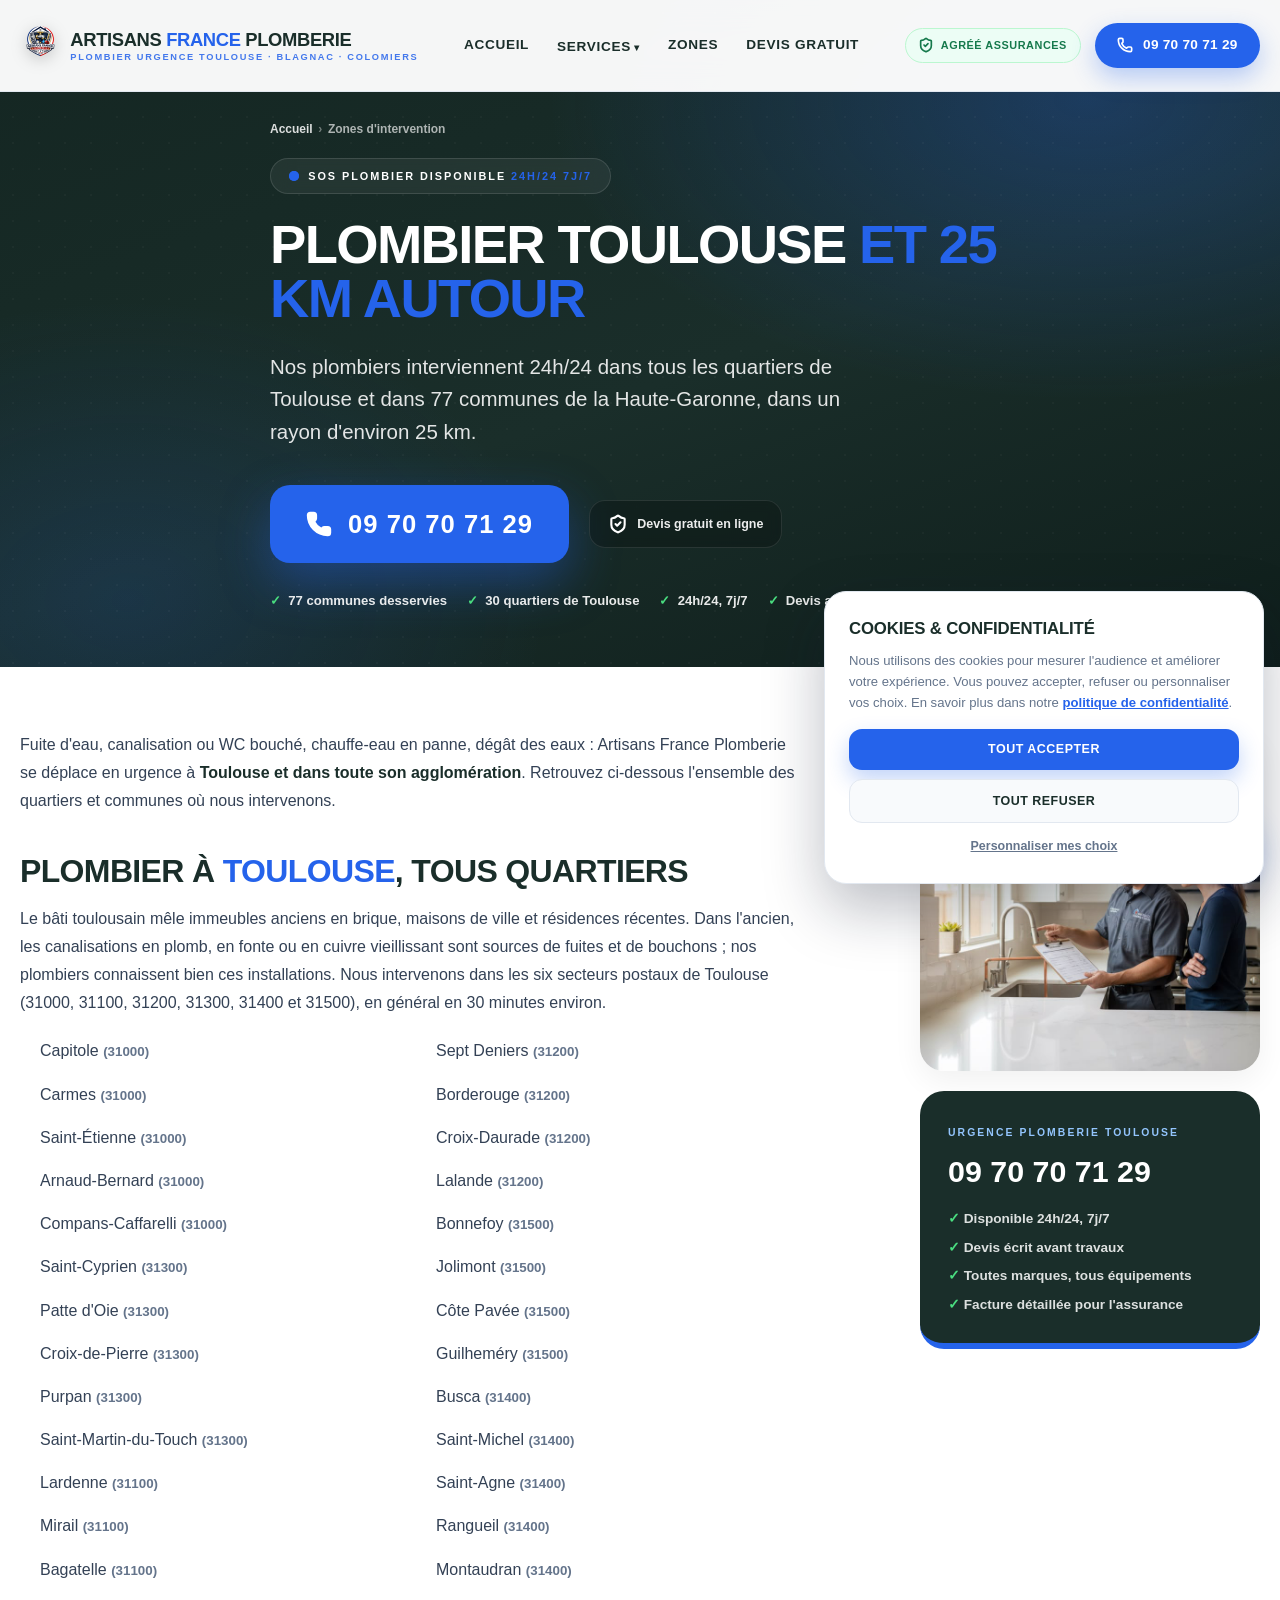
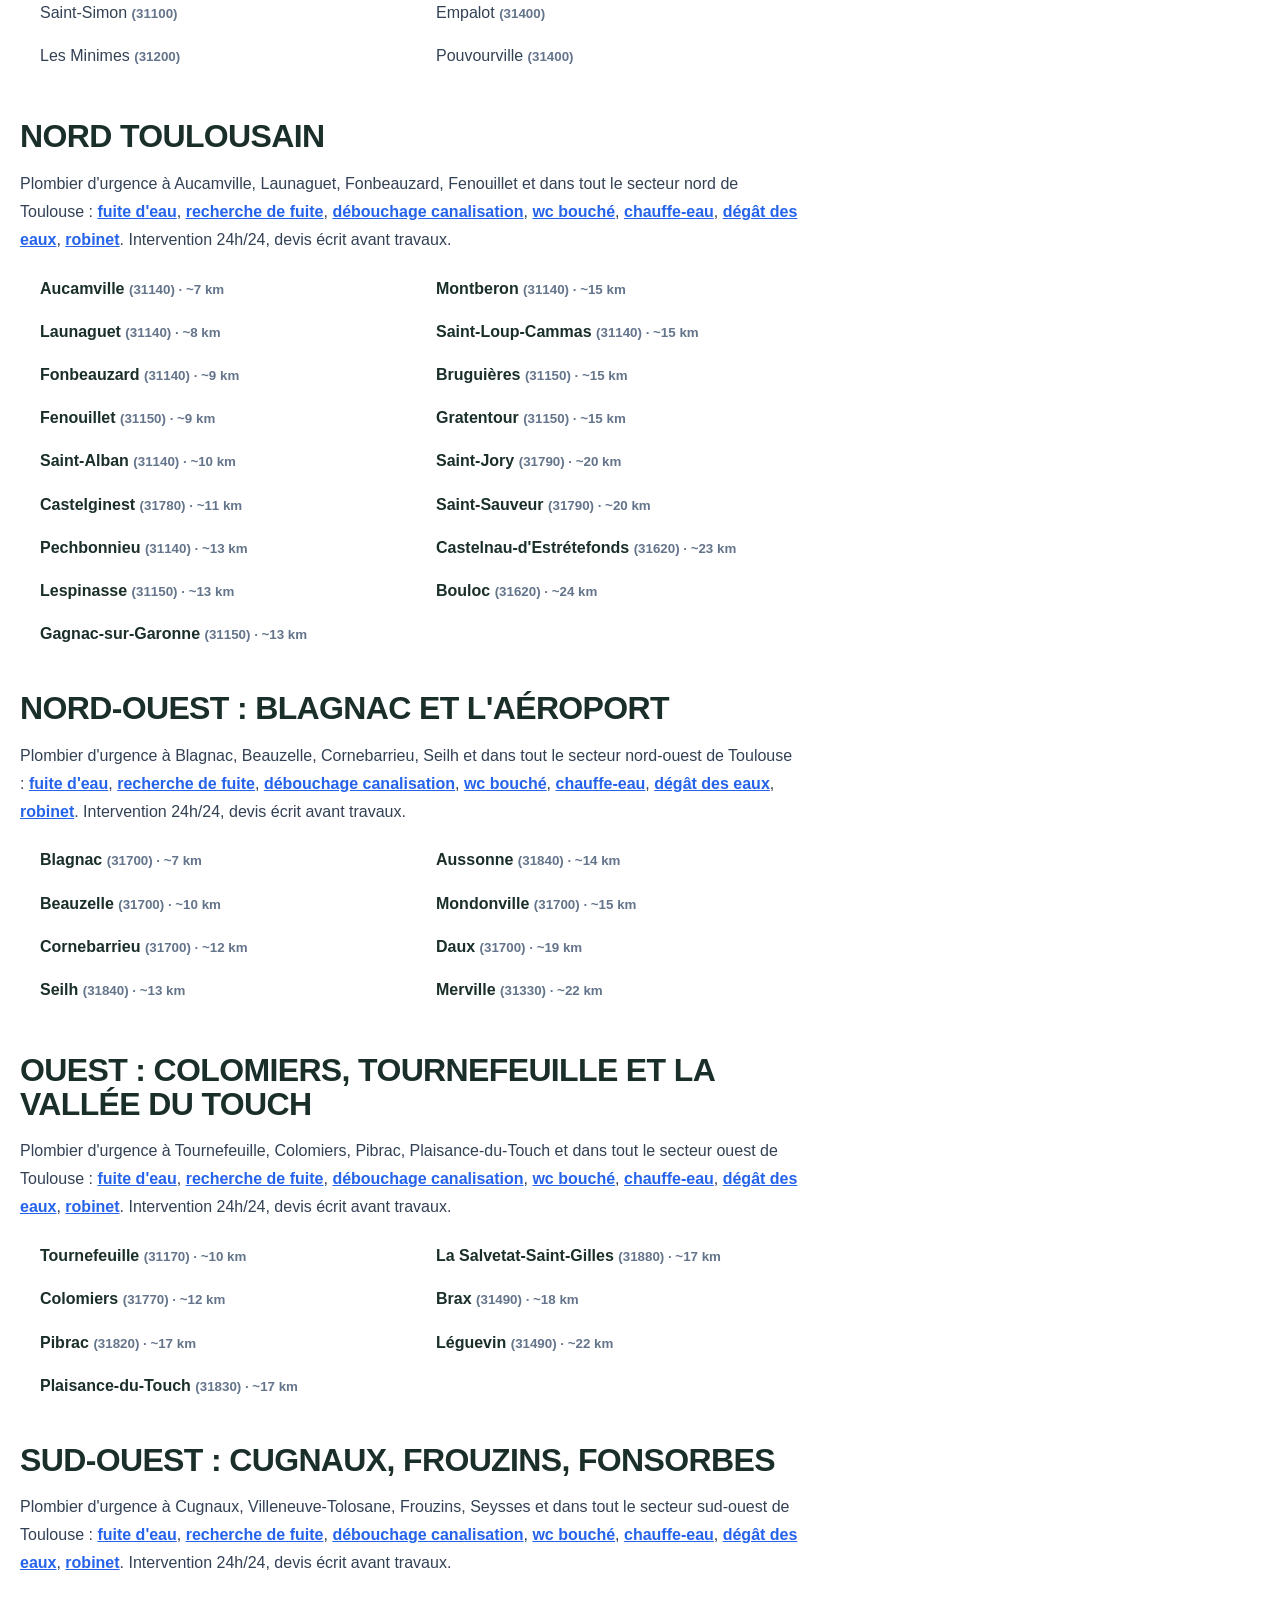
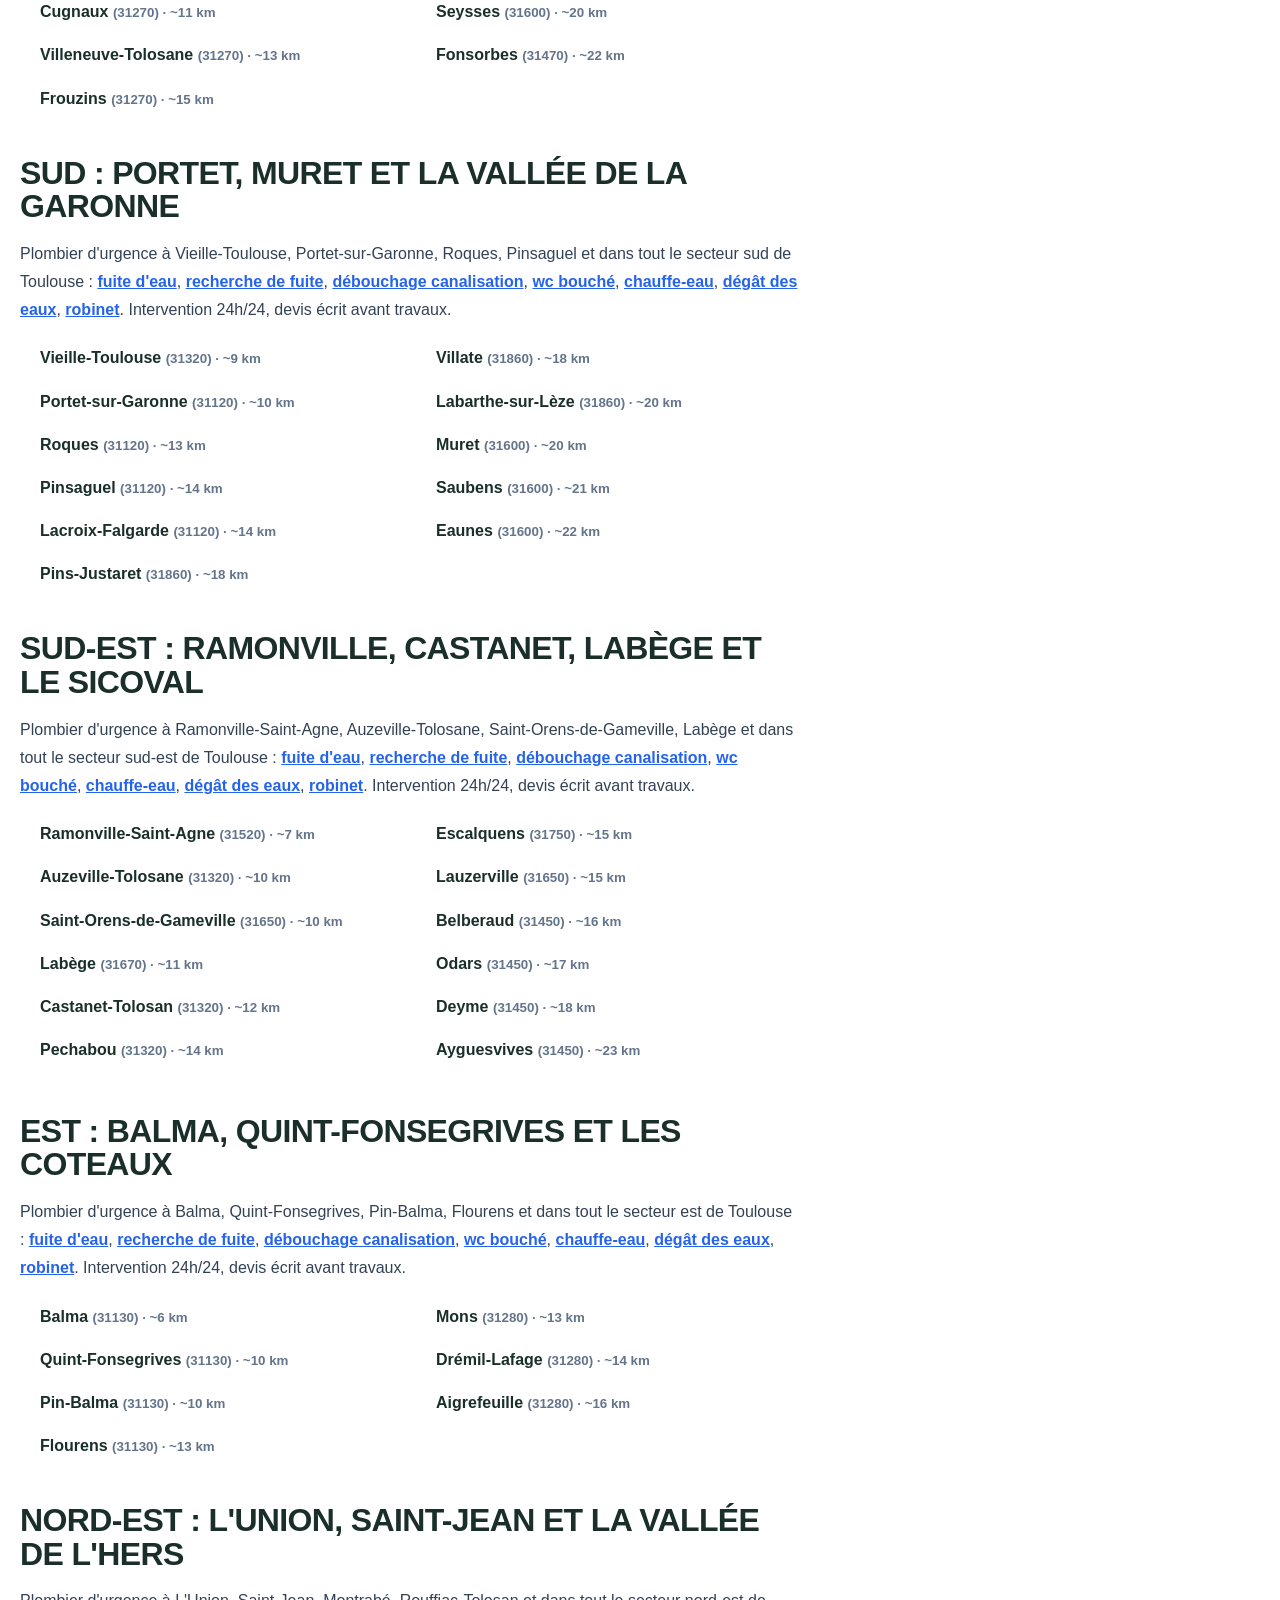
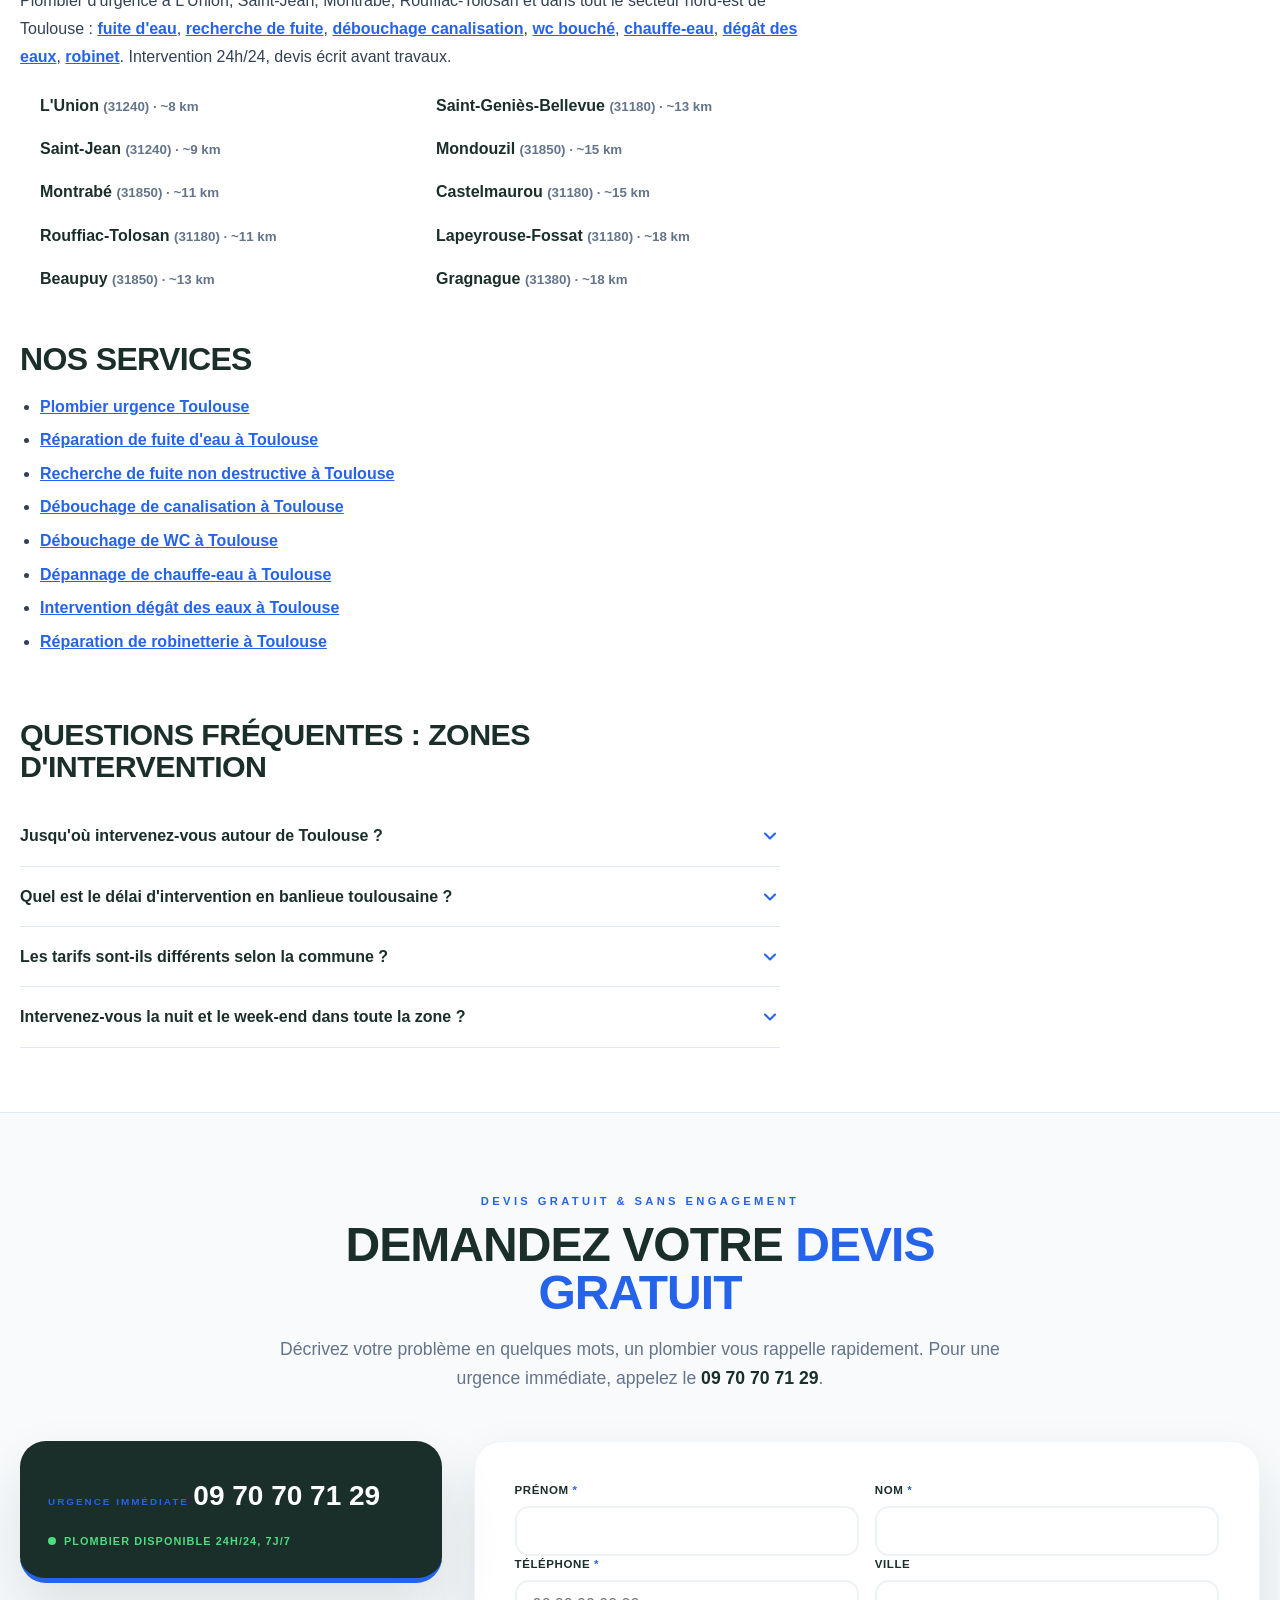
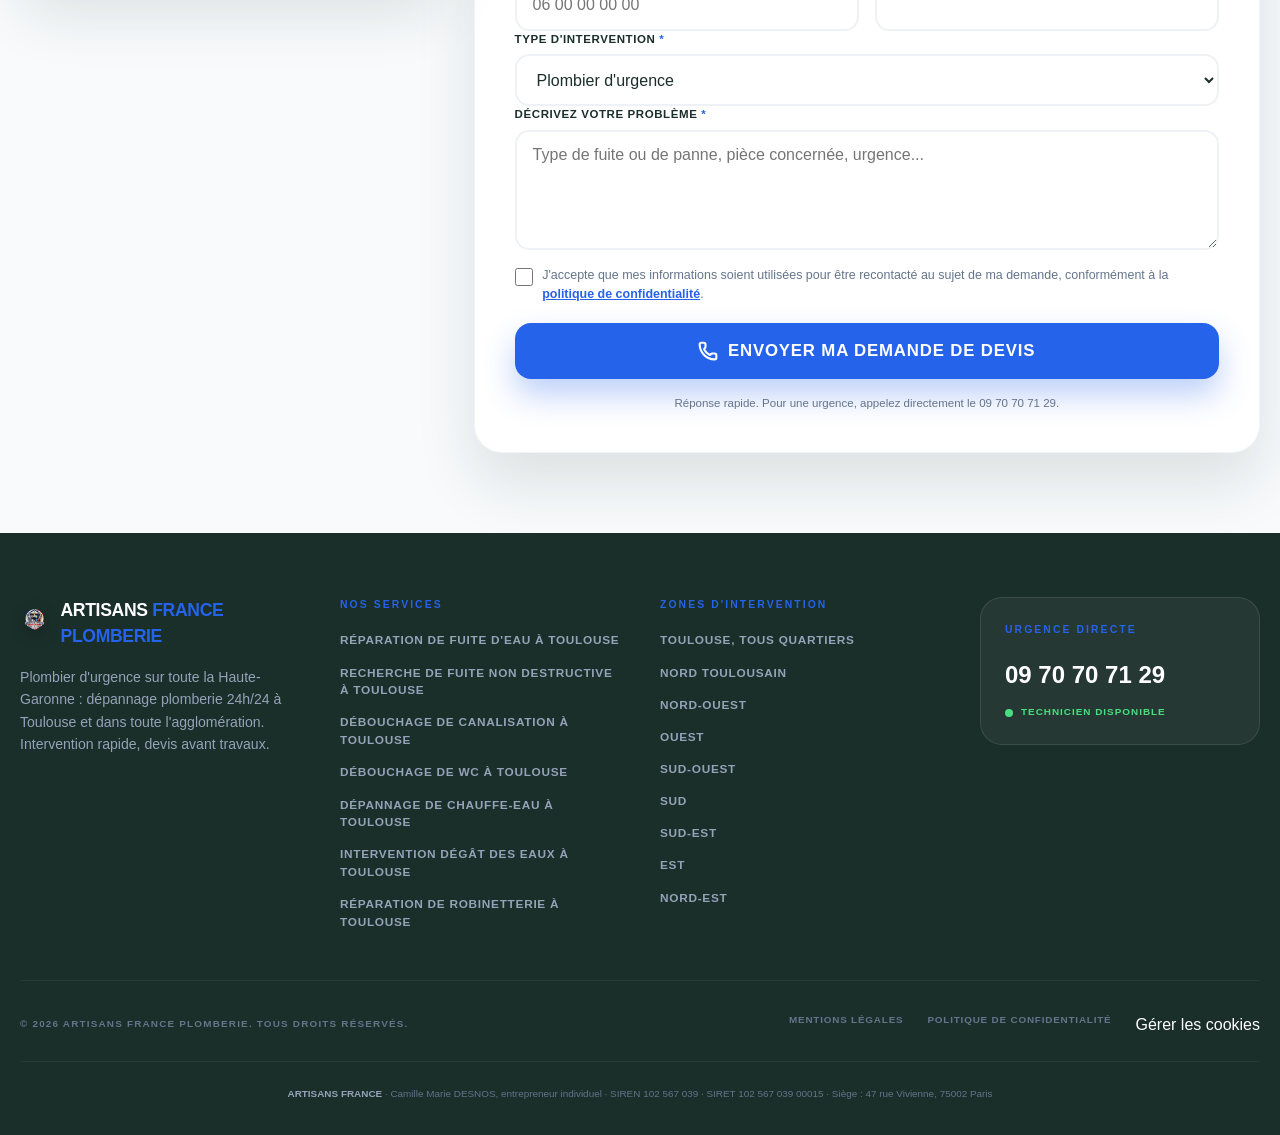
<file: zones-intervention/index.html>
<!DOCTYPE html>
<html lang="fr">
<head>
    <meta charset="utf-8">
    <meta name="viewport" content="width=device-width, initial-scale=1">
    <!-- Google Tag Manager -->
    <script>(function(w,d,s,l,i){w[l]=w[l]||[];w[l].push({'gtm.start':
    new Date().getTime(),event:'gtm.js'});var f=d.getElementsByTagName(s)[0],
    j=d.createElement(s),dl=l!='dataLayer'?'&l='+l:'';j.async=true;j.src=
    'https://www.googletagmanager.com/gtm.js?id='+i+dl;f.parentNode.insertBefore(j,f);
    })(window,document,'script','dataLayer','GTM-PZ6QSD93');</script>
    <!-- End Google Tag Manager -->
    <script>
        window.dataLayer = window.dataLayer || [];
        function gtag() { dataLayer.push(arguments); }
        gtag('consent', 'default', {
            ad_storage: 'denied', ad_user_data: 'denied', ad_personalization: 'denied',
            analytics_storage: 'denied', functionality_storage: 'granted', security_storage: 'granted',
            wait_for_update: 500
        });
    </script>
    <script async src="https://www.googletagmanager.com/gtag/js?id=GT-T944WWWS"></script>
    <script>
        gtag('js', new Date());
        gtag('config', 'GT-T944WWWS');
    </script>
    <title>Plombier Toulouse et 25 km autour – Zones d'intervention 24h/24</title>
    <meta name="description" content="Plombier d&#x27;urgence 24h/24 à Toulouse et dans 77 communes à 25 km autour : Blagnac, Colomiers, Tournefeuille, Balma, Muret, Cugnaux...">
    <meta name="robots" content="index, follow, max-image-preview:large">
    <link rel="canonical" href="https://plomberietoulouse.artisansfrance.com/zones-intervention/">
    <link rel="icon" type="image/png" sizes="32x32" href="/images/favicon-32.png">
    <link rel="icon" type="image/png" sizes="16x16" href="/images/favicon-16.png">
    <link rel="apple-touch-icon" sizes="180x180" href="/images/apple-touch-icon.png">
    <meta name="theme-color" content="#1a2e2a">
    <meta name="geo.region" content="FR-31">
    <meta property="og:type" content="website">
    <meta property="og:locale" content="fr_FR">
    <meta property="og:site_name" content="Artisans France Plomberie">
    <meta property="og:title" content="Plombier Toulouse et 25 km autour – Zones d&#x27;intervention 24h/24">
    <meta property="og:description" content="Plombier d&#x27;urgence 24h/24 à Toulouse et dans 77 communes à 25 km autour : Blagnac, Colomiers, Tournefeuille, Balma, Muret, Cugnaux...">
    <meta property="og:url" content="https://plomberietoulouse.artisansfrance.com/zones-intervention/">
    <meta property="og:image" content="https://plomberietoulouse.artisansfrance.com/images/plombier-agree-toulouse.jpg">
    <meta name="twitter:card" content="summary_large_image">
    <link rel="stylesheet" href="/assets/style.css?v=472cea1c3d">
    <script type="application/ld+json">
{
 "@context": "https://schema.org",
 "@type": "Service",
 "name": "Plombier d'urgence à Toulouse et 25 km autour",
 "serviceType": "Plombier d'urgence",
 "url": "https://plomberietoulouse.artisansfrance.com/zones-intervention/",
 "provider": {
  "@type": [
   "Plumber",
   "EmergencyService"
  ],
  "@id": "https://plomberietoulouse.artisansfrance.com/#business",
  "name": "Artisans France Plomberie",
  "url": "https://plomberietoulouse.artisansfrance.com/",
  "telephone": "+33970707129",
  "image": "https://plomberietoulouse.artisansfrance.com/images/plombier-agree-toulouse.jpg",
  "logo": "https://plomberietoulouse.artisansfrance.com/images/logo.png",
  "priceRange": "€€",
  "address": {
   "@type": "PostalAddress",
   "addressLocality": "Toulouse",
   "postalCode": "31000",
   "addressRegion": "Haute-Garonne",
   "addressCountry": "FR"
  },
  "openingHoursSpecification": {
   "@type": "OpeningHoursSpecification",
   "dayOfWeek": [
    "Monday",
    "Tuesday",
    "Wednesday",
    "Thursday",
    "Friday",
    "Saturday",
    "Sunday"
   ],
   "opens": "00:00",
   "closes": "23:59"
  }
 },
 "areaServed": [
  {
   "@type": "City",
   "name": "Toulouse"
  },
  {
   "@type": "City",
   "name": "Aucamville",
   "address": {
    "@type": "PostalAddress",
    "postalCode": "31140",
    "addressLocality": "Aucamville",
    "addressCountry": "FR"
   }
  },
  {
   "@type": "City",
   "name": "Fonbeauzard",
   "address": {
    "@type": "PostalAddress",
    "postalCode": "31140",
    "addressLocality": "Fonbeauzard",
    "addressCountry": "FR"
   }
  },
  {
   "@type": "City",
   "name": "Launaguet",
   "address": {
    "@type": "PostalAddress",
    "postalCode": "31140",
    "addressLocality": "Launaguet",
    "addressCountry": "FR"
   }
  },
  {
   "@type": "City",
   "name": "Saint-Alban",
   "address": {
    "@type": "PostalAddress",
    "postalCode": "31140",
    "addressLocality": "Saint-Alban",
    "addressCountry": "FR"
   }
  },
  {
   "@type": "City",
   "name": "Fenouillet",
   "address": {
    "@type": "PostalAddress",
    "postalCode": "31150",
    "addressLocality": "Fenouillet",
    "addressCountry": "FR"
   }
  },
  {
   "@type": "City",
   "name": "Castelginest",
   "address": {
    "@type": "PostalAddress",
    "postalCode": "31780",
    "addressLocality": "Castelginest",
    "addressCountry": "FR"
   }
  },
  {
   "@type": "City",
   "name": "Pechbonnieu",
   "address": {
    "@type": "PostalAddress",
    "postalCode": "31140",
    "addressLocality": "Pechbonnieu",
    "addressCountry": "FR"
   }
  },
  {
   "@type": "City",
   "name": "Montberon",
   "address": {
    "@type": "PostalAddress",
    "postalCode": "31140",
    "addressLocality": "Montberon",
    "addressCountry": "FR"
   }
  },
  {
   "@type": "City",
   "name": "Saint-Loup-Cammas",
   "address": {
    "@type": "PostalAddress",
    "postalCode": "31140",
    "addressLocality": "Saint-Loup-Cammas",
    "addressCountry": "FR"
   }
  },
  {
   "@type": "City",
   "name": "Bruguières",
   "address": {
    "@type": "PostalAddress",
    "postalCode": "31150",
    "addressLocality": "Bruguières",
    "addressCountry": "FR"
   }
  },
  {
   "@type": "City",
   "name": "Gratentour",
   "address": {
    "@type": "PostalAddress",
    "postalCode": "31150",
    "addressLocality": "Gratentour",
    "addressCountry": "FR"
   }
  },
  {
   "@type": "City",
   "name": "Lespinasse",
   "address": {
    "@type": "PostalAddress",
    "postalCode": "31150",
    "addressLocality": "Lespinasse",
    "addressCountry": "FR"
   }
  },
  {
   "@type": "City",
   "name": "Gagnac-sur-Garonne",
   "address": {
    "@type": "PostalAddress",
    "postalCode": "31150",
    "addressLocality": "Gagnac-sur-Garonne",
    "addressCountry": "FR"
   }
  },
  {
   "@type": "City",
   "name": "Saint-Jory",
   "address": {
    "@type": "PostalAddress",
    "postalCode": "31790",
    "addressLocality": "Saint-Jory",
    "addressCountry": "FR"
   }
  },
  {
   "@type": "City",
   "name": "Saint-Sauveur",
   "address": {
    "@type": "PostalAddress",
    "postalCode": "31790",
    "addressLocality": "Saint-Sauveur",
    "addressCountry": "FR"
   }
  },
  {
   "@type": "City",
   "name": "Castelnau-d'Estrétefonds",
   "address": {
    "@type": "PostalAddress",
    "postalCode": "31620",
    "addressLocality": "Castelnau-d'Estrétefonds",
    "addressCountry": "FR"
   }
  },
  {
   "@type": "City",
   "name": "Bouloc",
   "address": {
    "@type": "PostalAddress",
    "postalCode": "31620",
    "addressLocality": "Bouloc",
    "addressCountry": "FR"
   }
  },
  {
   "@type": "City",
   "name": "Blagnac",
   "address": {
    "@type": "PostalAddress",
    "postalCode": "31700",
    "addressLocality": "Blagnac",
    "addressCountry": "FR"
   }
  },
  {
   "@type": "City",
   "name": "Beauzelle",
   "address": {
    "@type": "PostalAddress",
    "postalCode": "31700",
    "addressLocality": "Beauzelle",
    "addressCountry": "FR"
   }
  },
  {
   "@type": "City",
   "name": "Cornebarrieu",
   "address": {
    "@type": "PostalAddress",
    "postalCode": "31700",
    "addressLocality": "Cornebarrieu",
    "addressCountry": "FR"
   }
  },
  {
   "@type": "City",
   "name": "Mondonville",
   "address": {
    "@type": "PostalAddress",
    "postalCode": "31700",
    "addressLocality": "Mondonville",
    "addressCountry": "FR"
   }
  },
  {
   "@type": "City",
   "name": "Daux",
   "address": {
    "@type": "PostalAddress",
    "postalCode": "31700",
    "addressLocality": "Daux",
    "addressCountry": "FR"
   }
  },
  {
   "@type": "City",
   "name": "Seilh",
   "address": {
    "@type": "PostalAddress",
    "postalCode": "31840",
    "addressLocality": "Seilh",
    "addressCountry": "FR"
   }
  },
  {
   "@type": "City",
   "name": "Aussonne",
   "address": {
    "@type": "PostalAddress",
    "postalCode": "31840",
    "addressLocality": "Aussonne",
    "addressCountry": "FR"
   }
  },
  {
   "@type": "City",
   "name": "Merville",
   "address": {
    "@type": "PostalAddress",
    "postalCode": "31330",
    "addressLocality": "Merville",
    "addressCountry": "FR"
   }
  },
  {
   "@type": "City",
   "name": "Colomiers",
   "address": {
    "@type": "PostalAddress",
    "postalCode": "31770",
    "addressLocality": "Colomiers",
    "addressCountry": "FR"
   }
  },
  {
   "@type": "City",
   "name": "Tournefeuille",
   "address": {
    "@type": "PostalAddress",
    "postalCode": "31170",
    "addressLocality": "Tournefeuille",
    "addressCountry": "FR"
   }
  },
  {
   "@type": "City",
   "name": "Pibrac",
   "address": {
    "@type": "PostalAddress",
    "postalCode": "31820",
    "addressLocality": "Pibrac",
    "addressCountry": "FR"
   }
  },
  {
   "@type": "City",
   "name": "Brax",
   "address": {
    "@type": "PostalAddress",
    "postalCode": "31490",
    "addressLocality": "Brax",
    "addressCountry": "FR"
   }
  },
  {
   "@type": "City",
   "name": "Léguevin",
   "address": {
    "@type": "PostalAddress",
    "postalCode": "31490",
    "addressLocality": "Léguevin",
    "addressCountry": "FR"
   }
  },
  {
   "@type": "City",
   "name": "Plaisance-du-Touch",
   "address": {
    "@type": "PostalAddress",
    "postalCode": "31830",
    "addressLocality": "Plaisance-du-Touch",
    "addressCountry": "FR"
   }
  },
  {
   "@type": "City",
   "name": "La Salvetat-Saint-Gilles",
   "address": {
    "@type": "PostalAddress",
    "postalCode": "31880",
    "addressLocality": "La Salvetat-Saint-Gilles",
    "addressCountry": "FR"
   }
  },
  {
   "@type": "City",
   "name": "Cugnaux",
   "address": {
    "@type": "PostalAddress",
    "postalCode": "31270",
    "addressLocality": "Cugnaux",
    "addressCountry": "FR"
   }
  },
  {
   "@type": "City",
   "name": "Villeneuve-Tolosane",
   "address": {
    "@type": "PostalAddress",
    "postalCode": "31270",
    "addressLocality": "Villeneuve-Tolosane",
    "addressCountry": "FR"
   }
  },
  {
   "@type": "City",
   "name": "Frouzins",
   "address": {
    "@type": "PostalAddress",
    "postalCode": "31270",
    "addressLocality": "Frouzins",
    "addressCountry": "FR"
   }
  },
  {
   "@type": "City",
   "name": "Seysses",
   "address": {
    "@type": "PostalAddress",
    "postalCode": "31600",
    "addressLocality": "Seysses",
    "addressCountry": "FR"
   }
  },
  {
   "@type": "City",
   "name": "Fonsorbes",
   "address": {
    "@type": "PostalAddress",
    "postalCode": "31470",
    "addressLocality": "Fonsorbes",
    "addressCountry": "FR"
   }
  },
  {
   "@type": "City",
   "name": "Portet-sur-Garonne",
   "address": {
    "@type": "PostalAddress",
    "postalCode": "31120",
    "addressLocality": "Portet-sur-Garonne",
    "addressCountry": "FR"
   }
  },
  {
   "@type": "City",
   "name": "Roques",
   "address": {
    "@type": "PostalAddress",
    "postalCode": "31120",
    "addressLocality": "Roques",
    "addressCountry": "FR"
   }
  },
  {
   "@type": "City",
   "name": "Pinsaguel",
   "address": {
    "@type": "PostalAddress",
    "postalCode": "31120",
    "addressLocality": "Pinsaguel",
    "addressCountry": "FR"
   }
  },
  {
   "@type": "City",
   "name": "Lacroix-Falgarde",
   "address": {
    "@type": "PostalAddress",
    "postalCode": "31120",
    "addressLocality": "Lacroix-Falgarde",
    "addressCountry": "FR"
   }
  },
  {
   "@type": "City",
   "name": "Vieille-Toulouse",
   "address": {
    "@type": "PostalAddress",
    "postalCode": "31320",
    "addressLocality": "Vieille-Toulouse",
    "addressCountry": "FR"
   }
  },
  {
   "@type": "City",
   "name": "Pins-Justaret",
   "address": {
    "@type": "PostalAddress",
    "postalCode": "31860",
    "addressLocality": "Pins-Justaret",
    "addressCountry": "FR"
   }
  },
  {
   "@type": "City",
   "name": "Villate",
   "address": {
    "@type": "PostalAddress",
    "postalCode": "31860",
    "addressLocality": "Villate",
    "addressCountry": "FR"
   }
  },
  {
   "@type": "City",
   "name": "Labarthe-sur-Lèze",
   "address": {
    "@type": "PostalAddress",
    "postalCode": "31860",
    "addressLocality": "Labarthe-sur-Lèze",
    "addressCountry": "FR"
   }
  },
  {
   "@type": "City",
   "name": "Muret",
   "address": {
    "@type": "PostalAddress",
    "postalCode": "31600",
    "addressLocality": "Muret",
    "addressCountry": "FR"
   }
  },
  {
   "@type": "City",
   "name": "Eaunes",
   "address": {
    "@type": "PostalAddress",
    "postalCode": "31600",
    "addressLocality": "Eaunes",
    "addressCountry": "FR"
   }
  },
  {
   "@type": "City",
   "name": "Saubens",
   "address": {
    "@type": "PostalAddress",
    "postalCode": "31600",
    "addressLocality": "Saubens",
    "addressCountry": "FR"
   }
  },
  {
   "@type": "City",
   "name": "Ramonville-Saint-Agne",
   "address": {
    "@type": "PostalAddress",
    "postalCode": "31520",
    "addressLocality": "Ramonville-Saint-Agne",
    "addressCountry": "FR"
   }
  },
  {
   "@type": "City",
   "name": "Auzeville-Tolosane",
   "address": {
    "@type": "PostalAddress",
    "postalCode": "31320",
    "addressLocality": "Auzeville-Tolosane",
    "addressCountry": "FR"
   }
  },
  {
   "@type": "City",
   "name": "Castanet-Tolosan",
   "address": {
    "@type": "PostalAddress",
    "postalCode": "31320",
    "addressLocality": "Castanet-Tolosan",
    "addressCountry": "FR"
   }
  },
  {
   "@type": "City",
   "name": "Pechabou",
   "address": {
    "@type": "PostalAddress",
    "postalCode": "31320",
    "addressLocality": "Pechabou",
    "addressCountry": "FR"
   }
  },
  {
   "@type": "City",
   "name": "Labège",
   "address": {
    "@type": "PostalAddress",
    "postalCode": "31670",
    "addressLocality": "Labège",
    "addressCountry": "FR"
   }
  },
  {
   "@type": "City",
   "name": "Escalquens",
   "address": {
    "@type": "PostalAddress",
    "postalCode": "31750",
    "addressLocality": "Escalquens",
    "addressCountry": "FR"
   }
  },
  {
   "@type": "City",
   "name": "Saint-Orens-de-Gameville",
   "address": {
    "@type": "PostalAddress",
    "postalCode": "31650",
    "addressLocality": "Saint-Orens-de-Gameville",
    "addressCountry": "FR"
   }
  },
  {
   "@type": "City",
   "name": "Lauzerville",
   "address": {
    "@type": "PostalAddress",
    "postalCode": "31650",
    "addressLocality": "Lauzerville",
    "addressCountry": "FR"
   }
  },
  {
   "@type": "City",
   "name": "Deyme",
   "address": {
    "@type": "PostalAddress",
    "postalCode": "31450",
    "addressLocality": "Deyme",
    "addressCountry": "FR"
   }
  },
  {
   "@type": "City",
   "name": "Belberaud",
   "address": {
    "@type": "PostalAddress",
    "postalCode": "31450",
    "addressLocality": "Belberaud",
    "addressCountry": "FR"
   }
  },
  {
   "@type": "City",
   "name": "Odars",
   "address": {
    "@type": "PostalAddress",
    "postalCode": "31450",
    "addressLocality": "Odars",
    "addressCountry": "FR"
   }
  },
  {
   "@type": "City",
   "name": "Ayguesvives",
   "address": {
    "@type": "PostalAddress",
    "postalCode": "31450",
    "addressLocality": "Ayguesvives",
    "addressCountry": "FR"
   }
  },
  {
   "@type": "City",
   "name": "Balma",
   "address": {
    "@type": "PostalAddress",
    "postalCode": "31130",
    "addressLocality": "Balma",
    "addressCountry": "FR"
   }
  },
  {
   "@type": "City",
   "name": "Quint-Fonsegrives",
   "address": {
    "@type": "PostalAddress",
    "postalCode": "31130",
    "addressLocality": "Quint-Fonsegrives",
    "addressCountry": "FR"
   }
  },
  {
   "@type": "City",
   "name": "Pin-Balma",
   "address": {
    "@type": "PostalAddress",
    "postalCode": "31130",
    "addressLocality": "Pin-Balma",
    "addressCountry": "FR"
   }
  },
  {
   "@type": "City",
   "name": "Flourens",
   "address": {
    "@type": "PostalAddress",
    "postalCode": "31130",
    "addressLocality": "Flourens",
    "addressCountry": "FR"
   }
  },
  {
   "@type": "City",
   "name": "Drémil-Lafage",
   "address": {
    "@type": "PostalAddress",
    "postalCode": "31280",
    "addressLocality": "Drémil-Lafage",
    "addressCountry": "FR"
   }
  },
  {
   "@type": "City",
   "name": "Mons",
   "address": {
    "@type": "PostalAddress",
    "postalCode": "31280",
    "addressLocality": "Mons",
    "addressCountry": "FR"
   }
  },
  {
   "@type": "City",
   "name": "Aigrefeuille",
   "address": {
    "@type": "PostalAddress",
    "postalCode": "31280",
    "addressLocality": "Aigrefeuille",
    "addressCountry": "FR"
   }
  },
  {
   "@type": "City",
   "name": "L'Union",
   "address": {
    "@type": "PostalAddress",
    "postalCode": "31240",
    "addressLocality": "L'Union",
    "addressCountry": "FR"
   }
  },
  {
   "@type": "City",
   "name": "Saint-Jean",
   "address": {
    "@type": "PostalAddress",
    "postalCode": "31240",
    "addressLocality": "Saint-Jean",
    "addressCountry": "FR"
   }
  },
  {
   "@type": "City",
   "name": "Montrabé",
   "address": {
    "@type": "PostalAddress",
    "postalCode": "31850",
    "addressLocality": "Montrabé",
    "addressCountry": "FR"
   }
  },
  {
   "@type": "City",
   "name": "Beaupuy",
   "address": {
    "@type": "PostalAddress",
    "postalCode": "31850",
    "addressLocality": "Beaupuy",
    "addressCountry": "FR"
   }
  },
  {
   "@type": "City",
   "name": "Mondouzil",
   "address": {
    "@type": "PostalAddress",
    "postalCode": "31850",
    "addressLocality": "Mondouzil",
    "addressCountry": "FR"
   }
  },
  {
   "@type": "City",
   "name": "Rouffiac-Tolosan",
   "address": {
    "@type": "PostalAddress",
    "postalCode": "31180",
    "addressLocality": "Rouffiac-Tolosan",
    "addressCountry": "FR"
   }
  },
  {
   "@type": "City",
   "name": "Castelmaurou",
   "address": {
    "@type": "PostalAddress",
    "postalCode": "31180",
    "addressLocality": "Castelmaurou",
    "addressCountry": "FR"
   }
  },
  {
   "@type": "City",
   "name": "Saint-Geniès-Bellevue",
   "address": {
    "@type": "PostalAddress",
    "postalCode": "31180",
    "addressLocality": "Saint-Geniès-Bellevue",
    "addressCountry": "FR"
   }
  },
  {
   "@type": "City",
   "name": "Lapeyrouse-Fossat",
   "address": {
    "@type": "PostalAddress",
    "postalCode": "31180",
    "addressLocality": "Lapeyrouse-Fossat",
    "addressCountry": "FR"
   }
  },
  {
   "@type": "City",
   "name": "Gragnague",
   "address": {
    "@type": "PostalAddress",
    "postalCode": "31380",
    "addressLocality": "Gragnague",
    "addressCountry": "FR"
   }
  }
 ]
}
    </script>
    <script type="application/ld+json">
{
 "@context": "https://schema.org",
 "@type": "BreadcrumbList",
 "itemListElement": [
  {
   "@type": "ListItem",
   "position": 1,
   "name": "Accueil",
   "item": "https://plomberietoulouse.artisansfrance.com/"
  },
  {
   "@type": "ListItem",
   "position": 2,
   "name": "Zones d'intervention",
   "item": "https://plomberietoulouse.artisansfrance.com/zones-intervention/"
  }
 ]
}
    </script>
    <script type="application/ld+json">
{
 "@context": "https://schema.org",
 "@type": "FAQPage",
 "mainEntity": [
  {
   "@type": "Question",
   "name": "Jusqu'où intervenez-vous autour de Toulouse ?",
   "acceptedAnswer": {
    "@type": "Answer",
    "text": "Nous intervenons à Toulouse et dans toutes les communes situées dans un rayon d'environ 25 km : de Saint-Jory et Bouloc au nord jusqu'à Muret et Labarthe-sur-Lèze au sud, de Léguevin et Fonsorbes à l'ouest jusqu'à Ayguesvives et Gragnague à l'est."
   }
  },
  {
   "@type": "Question",
   "name": "Quel est le délai d'intervention en banlieue toulousaine ?",
   "acceptedAnswer": {
    "@type": "Answer",
    "text": "À Toulouse et en proche banlieue, nos plombiers interviennent en général en 30 minutes environ ; dans les communes plus éloignées (jusqu'à 25 km), comptez 30 à 45 minutes."
   }
  },
  {
   "@type": "Question",
   "name": "Les tarifs sont-ils différents selon la commune ?",
   "acceptedAnswer": {
    "@type": "Answer",
    "text": "Le plombier établit toujours un devis écrit sur place, avant toute intervention. Vous connaissez le prix exact et décidez librement."
   }
  },
  {
   "@type": "Question",
   "name": "Intervenez-vous la nuit et le week-end dans toute la zone ?",
   "acceptedAnswer": {
    "@type": "Answer",
    "text": "Oui, notre service fonctionne 24h/24 et 7j/7, jours fériés compris, à Toulouse comme dans toutes les communes desservies."
   }
  }
 ]
}
    </script>
</head>
<body>
    <noscript><iframe src="https://www.googletagmanager.com/ns.html?id=GTM-PZ6QSD93" height="0" width="0" style="display:none;visibility:hidden"></iframe></noscript>
    <a href="#main" class="sr-only">Aller au contenu</a>

    <header class="site-header">
        <div class="container">
            <a href="/" class="brand" aria-label="Artisans France Plomberie, accueil">
                <span class="brand-mark" aria-hidden="true"><img src="/images/logo.png" alt="" width="163" height="240"></span>
                <span class="brand-text">
                    <span class="brand-name">Artisans <em>France</em> Plomberie</span>
                    <span class="brand-tagline">Plombier Urgence Toulouse · Blagnac · Colomiers</span>
                </span>
            </a>
            <nav class="main-nav" aria-label="Navigation principale">
                <a href="/">Accueil</a>
                <div class="nav-drop">
                    <a href="/#services">Services</a>
                    <div class="nav-drop-menu">
                        <a href="/fuite-d-eau-toulouse/">Réparation de fuite d'eau</a>
                        <a href="/recherche-de-fuite-toulouse/">Recherche de fuite non destructive</a>
                        <a href="/debouchage-canalisation-toulouse/">Débouchage de canalisation</a>
                        <a href="/debouchage-wc-toulouse/">Débouchage de WC</a>
                        <a href="/depannage-chauffe-eau-toulouse/">Dépannage de chauffe-eau</a>
                        <a href="/degat-des-eaux-toulouse/">Intervention dégât des eaux</a>
                        <a href="/reparation-robinet-toulouse/">Réparation de robinetterie</a>
                    </div>
                </div>
                <a href="/zones-intervention/">Zones</a>
                <a href="#contact">Devis gratuit</a>
            </nav>
            <div class="header-cta">
                <span class="assur-badge"><svg xmlns="http://www.w3.org/2000/svg" width="16" height="16" viewBox="0 0 24 24" fill="none" stroke="currentColor" stroke-width="2.5" stroke-linecap="round" stroke-linejoin="round" aria-hidden="true"><path d="M20 13c0 5-3.5 7.5-7.66 8.95a1 1 0 0 1-.67-.01C7.5 20.5 4 18 4 13V6a1 1 0 0 1 1-1c2 0 4.5-1.2 6.24-2.72a1.17 1.17 0 0 1 1.52 0C14.51 3.81 17 5 19 5a1 1 0 0 1 1 1z"></path><path d="m9 12 2 2 4-4"></path></svg> Agréé Assurances</span>
                <a href="tel:+33970707129" class="call-btn"><svg xmlns="http://www.w3.org/2000/svg" width="16" height="16" viewBox="0 0 24 24" fill="none" stroke="currentColor" stroke-width="2.5" stroke-linecap="round" stroke-linejoin="round" aria-hidden="true"><path d="M13.832 16.568a1 1 0 0 0 1.213-.303l.355-.465A2 2 0 0 1 17 15h3a2 2 0 0 1 2 2v3a2 2 0 0 1-2 2A18 18 0 0 1 2 4a2 2 0 0 1 2-2h3a2 2 0 0 1 2 2v3a2 2 0 0 1-.8 1.6l-.468.351a1 1 0 0 0-.292 1.233 14 14 0 0 0 6.392 6.384"></path></svg><span>09 70 70 71 29</span></a>
            </div>
            <button type="button" class="burger" aria-label="Ouvrir le menu" aria-controls="mobile-menu" aria-expanded="false">
                <svg xmlns="http://www.w3.org/2000/svg" width="24" height="24" viewBox="0 0 24 24" fill="none" stroke="currentColor" stroke-width="2.5" stroke-linecap="round" stroke-linejoin="round" aria-hidden="true"><path d="M4 6h16"></path><path d="M4 12h16"></path><path d="M4 18h16"></path></svg>
            </button>
        </div>
    </header>
    <div id="mobile-menu" class="mobile-menu" role="dialog" aria-label="Menu de navigation">
        <div class="mobile-menu-head">
            <span class="brand-name">Artisans <em style="color:#2563EB;font-style:normal;">France</em> Plomberie</span>
            <button type="button" class="burger" aria-label="Fermer le menu"><svg xmlns="http://www.w3.org/2000/svg" width="22" height="22" viewBox="0 0 24 24" fill="none" stroke="currentColor" stroke-width="2.5" stroke-linecap="round" stroke-linejoin="round" aria-hidden="true"><path d="M18 6 6 18"></path><path d="m6 6 12 12"></path></svg></button>
        </div>
        <div class="mobile-menu-body">
            <a href="tel:+33970707129" class="mobile-call-card">
                <span class="mobile-call-icon"><svg xmlns="http://www.w3.org/2000/svg" width="22" height="22" viewBox="0 0 24 24" fill="none" stroke="currentColor" stroke-width="2.5" stroke-linecap="round" stroke-linejoin="round" aria-hidden="true"><path d="M13.832 16.568a1 1 0 0 0 1.213-.303l.355-.465A2 2 0 0 1 17 15h3a2 2 0 0 1 2 2v3a2 2 0 0 1-2 2A18 18 0 0 1 2 4a2 2 0 0 1 2-2h3a2 2 0 0 1 2 2v3a2 2 0 0 1-.8 1.6l-.468.351a1 1 0 0 0-.292 1.233 14 14 0 0 0 6.392 6.384"></path></svg></span>
                <span><span>Urgence 24h/7j</span><strong>09 70 70 71 29</strong></span>
            </a>
            <nav class="mobile-nav" aria-label="Navigation mobile">
                <a href="/">Accueil</a>
                <a href="/#services">Services</a>
                <a class="sub" href="/fuite-d-eau-toulouse/">Réparation de fuite d'eau</a>
                <a class="sub" href="/recherche-de-fuite-toulouse/">Recherche de fuite non destructive</a>
                <a class="sub" href="/debouchage-canalisation-toulouse/">Débouchage de canalisation</a>
                <a class="sub" href="/debouchage-wc-toulouse/">Débouchage de WC</a>
                <a class="sub" href="/depannage-chauffe-eau-toulouse/">Dépannage de chauffe-eau</a>
                <a class="sub" href="/degat-des-eaux-toulouse/">Intervention dégât des eaux</a>
                <a class="sub" href="/reparation-robinet-toulouse/">Réparation de robinetterie</a>
                <a href="/zones-intervention/">Zones d'intervention</a>
                <a href="#contact">Devis gratuit</a>
            </nav>
            <div class="mobile-menu-foot"><svg xmlns="http://www.w3.org/2000/svg" width="14" height="14" viewBox="0 0 24 24" fill="none" stroke="currentColor" stroke-width="2.5" stroke-linecap="round" stroke-linejoin="round" aria-hidden="true"><path d="M20 13c0 5-3.5 7.5-7.66 8.95a1 1 0 0 1-.67-.01C7.5 20.5 4 18 4 13V6a1 1 0 0 1 1-1c2 0 4.5-1.2 6.24-2.72a1.17 1.17 0 0 1 1.52 0C14.51 3.81 17 5 19 5a1 1 0 0 1 1 1z"></path><path d="m9 12 2 2 4-4"></path></svg><span>Agréé toutes assurances</span></div>
        </div>
    </div>
    <main id="main">
        <section id="accueil" class="hero hero-sub">
            <div class="container hero-inner">
                <nav class="breadcrumb" aria-label="Fil d'Ariane"><ol><li><a href="/">Accueil</a></li><li aria-current="page">Zones d&#x27;intervention</li></ol></nav>
                <div class="hero-badge"><span class="pulse-dot" aria-hidden="true"></span><span>SOS PLOMBIER DISPONIBLE <b>24H/24 7J/7</b></span></div>
                <h1>Plombier Toulouse <span class="accent">et 25 km autour</span></h1>
                <p class="lead">Nos plombiers interviennent 24h/24 dans tous les quartiers de Toulouse et dans 77 communes de la Haute-Garonne, dans un rayon d'environ 25 km.</p>
                <div class="hero-actions">
                    <a href="tel:+33970707129" class="hero-call"><svg xmlns="http://www.w3.org/2000/svg" width="26" height="26" viewBox="0 0 24 24" fill="currentColor" stroke="currentColor" stroke-width="2.5" stroke-linecap="round" stroke-linejoin="round" aria-hidden="true"><path d="M13.832 16.568a1 1 0 0 0 1.213-.303l.355-.465A2 2 0 0 1 17 15h3a2 2 0 0 1 2 2v3a2 2 0 0 1-2 2A18 18 0 0 1 2 4a2 2 0 0 1 2-2h3a2 2 0 0 1 2 2v3a2 2 0 0 1-.8 1.6l-.468.351a1 1 0 0 0-.292 1.233 14 14 0 0 0 6.392 6.384"></path></svg><span>09 70 70 71 29</span></a>
                    <a href="#contact" class="trust-chip" style="text-decoration:none;"><svg xmlns="http://www.w3.org/2000/svg" width="20" height="20" viewBox="0 0 24 24" fill="none" stroke="currentColor" stroke-width="2.5" stroke-linecap="round" stroke-linejoin="round" aria-hidden="true"><path d="M20 13c0 5-3.5 7.5-7.66 8.95a1 1 0 0 1-.67-.01C7.5 20.5 4 18 4 13V6a1 1 0 0 1 1-1c2 0 4.5-1.2 6.24-2.72a1.17 1.17 0 0 1 1.52 0C14.51 3.81 17 5 19 5a1 1 0 0 1 1 1z"></path><path d="m9 12 2 2 4-4"></path></svg><span>Devis gratuit en ligne</span></a>
                </div>
                <ul class="hero-points"><li>77 communes desservies</li><li>30 quartiers de Toulouse</li><li>24h/24, 7j/7</li><li>Devis avant travaux</li></ul>
            </div>
        </section>

        <section class="prose-section">
            <div class="container prose-grid">
                <article class="prose">
                    <p>Fuite d'eau, canalisation ou WC bouché, chauffe-eau en panne, dégât des eaux : Artisans France Plomberie se déplace en urgence à <strong>Toulouse et dans toute son agglomération</strong>. Retrouvez ci-dessous l'ensemble des quartiers et communes où nous intervenons.</p>
                    
                    <h2 id="toulouse">Plombier à <span class="accent">Toulouse</span>, tous quartiers</h2>
                    <p>Le bâti toulousain mêle immeubles anciens en brique, maisons de ville et résidences récentes. Dans l'ancien, les canalisations en plomb, en fonte ou en cuivre vieillissant sont sources de fuites et de bouchons ; nos plombiers connaissent bien ces installations. Nous intervenons dans les six secteurs postaux de Toulouse (31000, 31100, 31200, 31300, 31400 et 31500), en général en 30 minutes environ.</p>
                    <ul class="zones-columns"><li>Capitole <small>(31000)</small></li><li>Carmes <small>(31000)</small></li><li>Saint-Étienne <small>(31000)</small></li><li>Arnaud-Bernard <small>(31000)</small></li><li>Compans-Caffarelli <small>(31000)</small></li><li>Saint-Cyprien <small>(31300)</small></li><li>Patte d'Oie <small>(31300)</small></li><li>Croix-de-Pierre <small>(31300)</small></li><li>Purpan <small>(31300)</small></li><li>Saint-Martin-du-Touch <small>(31300)</small></li><li>Lardenne <small>(31100)</small></li><li>Mirail <small>(31100)</small></li><li>Bagatelle <small>(31100)</small></li><li>Saint-Simon <small>(31100)</small></li><li>Les Minimes <small>(31200)</small></li><li>Sept Deniers <small>(31200)</small></li><li>Borderouge <small>(31200)</small></li><li>Croix-Daurade <small>(31200)</small></li><li>Lalande <small>(31200)</small></li><li>Bonnefoy <small>(31500)</small></li><li>Jolimont <small>(31500)</small></li><li>Côte Pavée <small>(31500)</small></li><li>Guilheméry <small>(31500)</small></li><li>Busca <small>(31400)</small></li><li>Saint-Michel <small>(31400)</small></li><li>Saint-Agne <small>(31400)</small></li><li>Rangueil <small>(31400)</small></li><li>Montaudran <small>(31400)</small></li><li>Empalot <small>(31400)</small></li><li>Pouvourville <small>(31400)</small></li></ul>
                    <h2 id="nord">Nord toulousain</h2>
                    <p>Plombier d'urgence à Aucamville, Launaguet, Fonbeauzard, Fenouillet et dans tout le secteur nord de Toulouse : <a href="/fuite-d-eau-toulouse/">fuite d'eau</a>, <a href="/recherche-de-fuite-toulouse/">recherche de fuite</a>, <a href="/debouchage-canalisation-toulouse/">débouchage canalisation</a>, <a href="/debouchage-wc-toulouse/">wc bouché</a>, <a href="/depannage-chauffe-eau-toulouse/">chauffe-eau</a>, <a href="/degat-des-eaux-toulouse/">dégât des eaux</a>, <a href="/reparation-robinet-toulouse/">robinet</a>. Intervention 24h/24, devis écrit avant travaux.</p>
                    <ul class="zones-columns"><li><strong>Aucamville</strong> <small>(31140) · ~7 km</small></li><li><strong>Launaguet</strong> <small>(31140) · ~8 km</small></li><li><strong>Fonbeauzard</strong> <small>(31140) · ~9 km</small></li><li><strong>Fenouillet</strong> <small>(31150) · ~9 km</small></li><li><strong>Saint-Alban</strong> <small>(31140) · ~10 km</small></li><li><strong>Castelginest</strong> <small>(31780) · ~11 km</small></li><li><strong>Pechbonnieu</strong> <small>(31140) · ~13 km</small></li><li><strong>Lespinasse</strong> <small>(31150) · ~13 km</small></li><li><strong>Gagnac-sur-Garonne</strong> <small>(31150) · ~13 km</small></li><li><strong>Montberon</strong> <small>(31140) · ~15 km</small></li><li><strong>Saint-Loup-Cammas</strong> <small>(31140) · ~15 km</small></li><li><strong>Bruguières</strong> <small>(31150) · ~15 km</small></li><li><strong>Gratentour</strong> <small>(31150) · ~15 km</small></li><li><strong>Saint-Jory</strong> <small>(31790) · ~20 km</small></li><li><strong>Saint-Sauveur</strong> <small>(31790) · ~20 km</small></li><li><strong>Castelnau-d'Estrétefonds</strong> <small>(31620) · ~23 km</small></li><li><strong>Bouloc</strong> <small>(31620) · ~24 km</small></li></ul>
                    <h2 id="nord-ouest">Nord-ouest : Blagnac et l'aéroport</h2>
                    <p>Plombier d'urgence à Blagnac, Beauzelle, Cornebarrieu, Seilh et dans tout le secteur nord-ouest de Toulouse : <a href="/fuite-d-eau-toulouse/">fuite d'eau</a>, <a href="/recherche-de-fuite-toulouse/">recherche de fuite</a>, <a href="/debouchage-canalisation-toulouse/">débouchage canalisation</a>, <a href="/debouchage-wc-toulouse/">wc bouché</a>, <a href="/depannage-chauffe-eau-toulouse/">chauffe-eau</a>, <a href="/degat-des-eaux-toulouse/">dégât des eaux</a>, <a href="/reparation-robinet-toulouse/">robinet</a>. Intervention 24h/24, devis écrit avant travaux.</p>
                    <ul class="zones-columns"><li><strong>Blagnac</strong> <small>(31700) · ~7 km</small></li><li><strong>Beauzelle</strong> <small>(31700) · ~10 km</small></li><li><strong>Cornebarrieu</strong> <small>(31700) · ~12 km</small></li><li><strong>Seilh</strong> <small>(31840) · ~13 km</small></li><li><strong>Aussonne</strong> <small>(31840) · ~14 km</small></li><li><strong>Mondonville</strong> <small>(31700) · ~15 km</small></li><li><strong>Daux</strong> <small>(31700) · ~19 km</small></li><li><strong>Merville</strong> <small>(31330) · ~22 km</small></li></ul>
                    <h2 id="ouest">Ouest : Colomiers, Tournefeuille et la vallée du Touch</h2>
                    <p>Plombier d'urgence à Tournefeuille, Colomiers, Pibrac, Plaisance-du-Touch et dans tout le secteur ouest de Toulouse : <a href="/fuite-d-eau-toulouse/">fuite d'eau</a>, <a href="/recherche-de-fuite-toulouse/">recherche de fuite</a>, <a href="/debouchage-canalisation-toulouse/">débouchage canalisation</a>, <a href="/debouchage-wc-toulouse/">wc bouché</a>, <a href="/depannage-chauffe-eau-toulouse/">chauffe-eau</a>, <a href="/degat-des-eaux-toulouse/">dégât des eaux</a>, <a href="/reparation-robinet-toulouse/">robinet</a>. Intervention 24h/24, devis écrit avant travaux.</p>
                    <ul class="zones-columns"><li><strong>Tournefeuille</strong> <small>(31170) · ~10 km</small></li><li><strong>Colomiers</strong> <small>(31770) · ~12 km</small></li><li><strong>Pibrac</strong> <small>(31820) · ~17 km</small></li><li><strong>Plaisance-du-Touch</strong> <small>(31830) · ~17 km</small></li><li><strong>La Salvetat-Saint-Gilles</strong> <small>(31880) · ~17 km</small></li><li><strong>Brax</strong> <small>(31490) · ~18 km</small></li><li><strong>Léguevin</strong> <small>(31490) · ~22 km</small></li></ul>
                    <h2 id="sud-ouest">Sud-ouest : Cugnaux, Frouzins, Fonsorbes</h2>
                    <p>Plombier d'urgence à Cugnaux, Villeneuve-Tolosane, Frouzins, Seysses et dans tout le secteur sud-ouest de Toulouse : <a href="/fuite-d-eau-toulouse/">fuite d'eau</a>, <a href="/recherche-de-fuite-toulouse/">recherche de fuite</a>, <a href="/debouchage-canalisation-toulouse/">débouchage canalisation</a>, <a href="/debouchage-wc-toulouse/">wc bouché</a>, <a href="/depannage-chauffe-eau-toulouse/">chauffe-eau</a>, <a href="/degat-des-eaux-toulouse/">dégât des eaux</a>, <a href="/reparation-robinet-toulouse/">robinet</a>. Intervention 24h/24, devis écrit avant travaux.</p>
                    <ul class="zones-columns"><li><strong>Cugnaux</strong> <small>(31270) · ~11 km</small></li><li><strong>Villeneuve-Tolosane</strong> <small>(31270) · ~13 km</small></li><li><strong>Frouzins</strong> <small>(31270) · ~15 km</small></li><li><strong>Seysses</strong> <small>(31600) · ~20 km</small></li><li><strong>Fonsorbes</strong> <small>(31470) · ~22 km</small></li></ul>
                    <h2 id="sud">Sud : Portet, Muret et la vallée de la Garonne</h2>
                    <p>Plombier d'urgence à Vieille-Toulouse, Portet-sur-Garonne, Roques, Pinsaguel et dans tout le secteur sud de Toulouse : <a href="/fuite-d-eau-toulouse/">fuite d'eau</a>, <a href="/recherche-de-fuite-toulouse/">recherche de fuite</a>, <a href="/debouchage-canalisation-toulouse/">débouchage canalisation</a>, <a href="/debouchage-wc-toulouse/">wc bouché</a>, <a href="/depannage-chauffe-eau-toulouse/">chauffe-eau</a>, <a href="/degat-des-eaux-toulouse/">dégât des eaux</a>, <a href="/reparation-robinet-toulouse/">robinet</a>. Intervention 24h/24, devis écrit avant travaux.</p>
                    <ul class="zones-columns"><li><strong>Vieille-Toulouse</strong> <small>(31320) · ~9 km</small></li><li><strong>Portet-sur-Garonne</strong> <small>(31120) · ~10 km</small></li><li><strong>Roques</strong> <small>(31120) · ~13 km</small></li><li><strong>Pinsaguel</strong> <small>(31120) · ~14 km</small></li><li><strong>Lacroix-Falgarde</strong> <small>(31120) · ~14 km</small></li><li><strong>Pins-Justaret</strong> <small>(31860) · ~18 km</small></li><li><strong>Villate</strong> <small>(31860) · ~18 km</small></li><li><strong>Labarthe-sur-Lèze</strong> <small>(31860) · ~20 km</small></li><li><strong>Muret</strong> <small>(31600) · ~20 km</small></li><li><strong>Saubens</strong> <small>(31600) · ~21 km</small></li><li><strong>Eaunes</strong> <small>(31600) · ~22 km</small></li></ul>
                    <h2 id="sud-est">Sud-est : Ramonville, Castanet, Labège et le Sicoval</h2>
                    <p>Plombier d'urgence à Ramonville-Saint-Agne, Auzeville-Tolosane, Saint-Orens-de-Gameville, Labège et dans tout le secteur sud-est de Toulouse : <a href="/fuite-d-eau-toulouse/">fuite d'eau</a>, <a href="/recherche-de-fuite-toulouse/">recherche de fuite</a>, <a href="/debouchage-canalisation-toulouse/">débouchage canalisation</a>, <a href="/debouchage-wc-toulouse/">wc bouché</a>, <a href="/depannage-chauffe-eau-toulouse/">chauffe-eau</a>, <a href="/degat-des-eaux-toulouse/">dégât des eaux</a>, <a href="/reparation-robinet-toulouse/">robinet</a>. Intervention 24h/24, devis écrit avant travaux.</p>
                    <ul class="zones-columns"><li><strong>Ramonville-Saint-Agne</strong> <small>(31520) · ~7 km</small></li><li><strong>Auzeville-Tolosane</strong> <small>(31320) · ~10 km</small></li><li><strong>Saint-Orens-de-Gameville</strong> <small>(31650) · ~10 km</small></li><li><strong>Labège</strong> <small>(31670) · ~11 km</small></li><li><strong>Castanet-Tolosan</strong> <small>(31320) · ~12 km</small></li><li><strong>Pechabou</strong> <small>(31320) · ~14 km</small></li><li><strong>Escalquens</strong> <small>(31750) · ~15 km</small></li><li><strong>Lauzerville</strong> <small>(31650) · ~15 km</small></li><li><strong>Belberaud</strong> <small>(31450) · ~16 km</small></li><li><strong>Odars</strong> <small>(31450) · ~17 km</small></li><li><strong>Deyme</strong> <small>(31450) · ~18 km</small></li><li><strong>Ayguesvives</strong> <small>(31450) · ~23 km</small></li></ul>
                    <h2 id="est">Est : Balma, Quint-Fonsegrives et les coteaux</h2>
                    <p>Plombier d'urgence à Balma, Quint-Fonsegrives, Pin-Balma, Flourens et dans tout le secteur est de Toulouse : <a href="/fuite-d-eau-toulouse/">fuite d'eau</a>, <a href="/recherche-de-fuite-toulouse/">recherche de fuite</a>, <a href="/debouchage-canalisation-toulouse/">débouchage canalisation</a>, <a href="/debouchage-wc-toulouse/">wc bouché</a>, <a href="/depannage-chauffe-eau-toulouse/">chauffe-eau</a>, <a href="/degat-des-eaux-toulouse/">dégât des eaux</a>, <a href="/reparation-robinet-toulouse/">robinet</a>. Intervention 24h/24, devis écrit avant travaux.</p>
                    <ul class="zones-columns"><li><strong>Balma</strong> <small>(31130) · ~6 km</small></li><li><strong>Quint-Fonsegrives</strong> <small>(31130) · ~10 km</small></li><li><strong>Pin-Balma</strong> <small>(31130) · ~10 km</small></li><li><strong>Flourens</strong> <small>(31130) · ~13 km</small></li><li><strong>Mons</strong> <small>(31280) · ~13 km</small></li><li><strong>Drémil-Lafage</strong> <small>(31280) · ~14 km</small></li><li><strong>Aigrefeuille</strong> <small>(31280) · ~16 km</small></li></ul>
                    <h2 id="nord-est">Nord-est : L'Union, Saint-Jean et la vallée de l'Hers</h2>
                    <p>Plombier d'urgence à L'Union, Saint-Jean, Montrabé, Rouffiac-Tolosan et dans tout le secteur nord-est de Toulouse : <a href="/fuite-d-eau-toulouse/">fuite d'eau</a>, <a href="/recherche-de-fuite-toulouse/">recherche de fuite</a>, <a href="/debouchage-canalisation-toulouse/">débouchage canalisation</a>, <a href="/debouchage-wc-toulouse/">wc bouché</a>, <a href="/depannage-chauffe-eau-toulouse/">chauffe-eau</a>, <a href="/degat-des-eaux-toulouse/">dégât des eaux</a>, <a href="/reparation-robinet-toulouse/">robinet</a>. Intervention 24h/24, devis écrit avant travaux.</p>
                    <ul class="zones-columns"><li><strong>L'Union</strong> <small>(31240) · ~8 km</small></li><li><strong>Saint-Jean</strong> <small>(31240) · ~9 km</small></li><li><strong>Montrabé</strong> <small>(31850) · ~11 km</small></li><li><strong>Rouffiac-Tolosan</strong> <small>(31180) · ~11 km</small></li><li><strong>Beaupuy</strong> <small>(31850) · ~13 km</small></li><li><strong>Saint-Geniès-Bellevue</strong> <small>(31180) · ~13 km</small></li><li><strong>Mondouzil</strong> <small>(31850) · ~15 km</small></li><li><strong>Castelmaurou</strong> <small>(31180) · ~15 km</small></li><li><strong>Lapeyrouse-Fossat</strong> <small>(31180) · ~18 km</small></li><li><strong>Gragnague</strong> <small>(31380) · ~18 km</small></li></ul>
                    <h2>Nos services</h2>
                    <ul><li><a href="/">Plombier urgence Toulouse</a></li><li><a href="/fuite-d-eau-toulouse/">Réparation de fuite d'eau à Toulouse</a></li><li><a href="/recherche-de-fuite-toulouse/">Recherche de fuite non destructive à Toulouse</a></li><li><a href="/debouchage-canalisation-toulouse/">Débouchage de canalisation à Toulouse</a></li><li><a href="/debouchage-wc-toulouse/">Débouchage de WC à Toulouse</a></li><li><a href="/depannage-chauffe-eau-toulouse/">Dépannage de chauffe-eau à Toulouse</a></li><li><a href="/degat-des-eaux-toulouse/">Intervention dégât des eaux à Toulouse</a></li><li><a href="/reparation-robinet-toulouse/">Réparation de robinetterie à Toulouse</a></li></ul>
                    
                <div class="faq-block">
                    <h2 style="font-size:clamp(1.4rem, 3vw, 1.9rem);font-weight:900;text-transform:uppercase;letter-spacing:-.02em;margin-bottom:1.5rem;">Questions fréquentes : zones d'intervention</h2>
                    <details class="faq-item">
                        <summary><span>Jusqu'où intervenez-vous autour de Toulouse ?</span><svg xmlns="http://www.w3.org/2000/svg" width="20" height="20" viewBox="0 0 24 24" fill="none" stroke="currentColor" stroke-width="2.5" stroke-linecap="round" stroke-linejoin="round" aria-hidden="true"><path d="m6 9 6 6 6-6"></path></svg></summary>
                        <p>Nous intervenons à Toulouse et dans toutes les communes situées dans un rayon d'environ 25 km : de Saint-Jory et Bouloc au nord jusqu'à Muret et Labarthe-sur-Lèze au sud, de Léguevin et Fonsorbes à l'ouest jusqu'à Ayguesvives et Gragnague à l'est.</p>
                    </details>
                    <details class="faq-item">
                        <summary><span>Quel est le délai d'intervention en banlieue toulousaine ?</span><svg xmlns="http://www.w3.org/2000/svg" width="20" height="20" viewBox="0 0 24 24" fill="none" stroke="currentColor" stroke-width="2.5" stroke-linecap="round" stroke-linejoin="round" aria-hidden="true"><path d="m6 9 6 6 6-6"></path></svg></summary>
                        <p>À Toulouse et en proche banlieue, nos plombiers interviennent en général en 30 minutes environ ; dans les communes plus éloignées (jusqu'à 25 km), comptez 30 à 45 minutes.</p>
                    </details>
                    <details class="faq-item">
                        <summary><span>Les tarifs sont-ils différents selon la commune ?</span><svg xmlns="http://www.w3.org/2000/svg" width="20" height="20" viewBox="0 0 24 24" fill="none" stroke="currentColor" stroke-width="2.5" stroke-linecap="round" stroke-linejoin="round" aria-hidden="true"><path d="m6 9 6 6 6-6"></path></svg></summary>
                        <p>Le plombier établit toujours un devis écrit sur place, avant toute intervention. Vous connaissez le prix exact et décidez librement.</p>
                    </details>
                    <details class="faq-item">
                        <summary><span>Intervenez-vous la nuit et le week-end dans toute la zone ?</span><svg xmlns="http://www.w3.org/2000/svg" width="20" height="20" viewBox="0 0 24 24" fill="none" stroke="currentColor" stroke-width="2.5" stroke-linecap="round" stroke-linejoin="round" aria-hidden="true"><path d="m6 9 6 6 6-6"></path></svg></summary>
                        <p>Oui, notre service fonctionne 24h/24 et 7j/7, jours fériés compris, à Toulouse comme dans toutes les communes desservies.</p>
                    </details>
                </div>
                </article>
                
                    <aside class="prose-aside">
                        <img src="/images/plombier-intervention-30-min-toulouse.jpg" srcset="/images/plombier-intervention-30-min-toulouse.jpg 1x, /images/plombier-intervention-30-min-toulouse-hd.jpg 2x" alt="Plombier en intervention à Toulouse et dans l&#x27;agglomération" width="736" height="736" loading="lazy">
                        <div class="aside-card">
                            <span class="label">Urgence plomberie Toulouse</span>
                            <a class="tel" href="tel:+33970707129">09 70 70 71 29</a>
                            <ul>
                                <li>Disponible 24h/24, 7j/7</li>
                                <li>Devis écrit avant travaux</li>
                                <li>Toutes marques, tous équipements</li>
                                <li>Facture détaillée pour l'assurance</li>
                            </ul>
                        </div>
                    </aside>
            </div>
        </section>

        <section id="contact" class="contact-section">
            <div class="container">
                <div class="contact-head section-head">
                    <span class="section-eyebrow">Devis gratuit &amp; sans engagement</span>
                    <h2>Demandez votre <span class="accent">devis gratuit</span></h2>
                    <p>Décrivez votre problème en quelques mots, un plombier vous rappelle rapidement. Pour une urgence immédiate, appelez le <strong>09 70 70 71 29</strong>.</p>
                </div>
                <div class="contact-wrap">
                    <aside class="contact-aside">
                        <div class="contact-phone-card">
                            <span class="label">Urgence immédiate</span>
                            <a href="tel:+33970707129">09 70 70 71 29</a>
                            <div class="hours"><span class="dot" aria-hidden="true"></span><span>Plombier disponible 24h/24, 7j/7</span></div>
                        </div>
                    </aside>
                    <form class="form-card" action="https://formsubmit.co/zakari.sefta1@gmail.com" method="POST">
                        <input type="hidden" name="_subject" value="Demande de devis - Plombier ">
                        <input type="hidden" name="_captcha" value="false">
                        <input type="hidden" name="_template" value="table">
                        <input type="hidden" name="page" value="zones-intervention">
                        <p class="form-honeypot" aria-hidden="true"><label>Ne remplissez pas ce champ si vous etes humain <input type="text" tabindex="-1" autocomplete="off" name="_honeypot"></label></p>
                        <div class="form-row two">
                            <div class="form-field"><label for="prenom">Prénom <span class="req">*</span></label><input type="text" id="prenom" name="prenom" autocomplete="given-name" required></div>
                            <div class="form-field"><label for="nom">Nom <span class="req">*</span></label><input type="text" id="nom" name="nom" autocomplete="family-name" required></div>
                        </div>
                        <div class="form-row two">
                            <div class="form-field"><label for="telephone">Téléphone <span class="req">*</span></label><input type="tel" id="telephone" name="telephone" autocomplete="tel" placeholder="06 00 00 00 00" required></div>
                            <div class="form-field"><label for="ville">Ville</label><input type="text" id="ville" name="ville" autocomplete="address-level2" value=""></div>
                        </div>
                        <div class="form-row">
                            <div class="form-field"><label for="intervention">Type d'intervention <span class="req">*</span></label>
                                <select id="intervention" name="intervention" required><option value="Plombier d&#x27;urgence" selected>Plombier d'urgence</option><option value="Réparation de fuite d&#x27;eau">Réparation de fuite d'eau</option><option value="Recherche de fuite non destructive">Recherche de fuite non destructive</option><option value="Débouchage de canalisation">Débouchage de canalisation</option><option value="Débouchage de WC">Débouchage de WC</option><option value="Dépannage de chauffe-eau">Dépannage de chauffe-eau</option><option value="Intervention dégât des eaux">Intervention dégât des eaux</option><option value="Réparation de robinetterie">Réparation de robinetterie</option><option value="Autre">Autre, je ne sais pas</option></select>
                            </div>
                        </div>
                        <div class="form-row">
                            <div class="form-field"><label for="message">Décrivez votre problème <span class="req">*</span></label><textarea id="message" name="message" placeholder="Type de fuite ou de panne, pièce concernée, urgence..." required></textarea></div>
                        </div>
                        <div class="form-consent">
                            <input type="checkbox" id="consent" name="consent" required>
                            <label for="consent">J'accepte que mes informations soient utilisées pour être recontacté au sujet de ma demande, conformément à la <a href="/politique-de-confidentialite/">politique de confidentialité</a>.</label>
                        </div>
                        <button type="submit" class="form-submit"><svg xmlns="http://www.w3.org/2000/svg" width="20" height="20" viewBox="0 0 24 24" fill="none" stroke="currentColor" stroke-width="2.5" stroke-linecap="round" stroke-linejoin="round" aria-hidden="true"><path d="M13.832 16.568a1 1 0 0 0 1.213-.303l.355-.465A2 2 0 0 1 17 15h3a2 2 0 0 1 2 2v3a2 2 0 0 1-2 2A18 18 0 0 1 2 4a2 2 0 0 1 2-2h3a2 2 0 0 1 2 2v3a2 2 0 0 1-.8 1.6l-.468.351a1 1 0 0 0-.292 1.233 14 14 0 0 0 6.392 6.384"></path></svg> Envoyer ma demande de devis</button>
                        <p class="form-note">Réponse rapide. Pour une urgence, appelez directement le 09 70 70 71 29.</p>
                    </form>
                </div>
            </div>
        </section>

    </main>
    <footer class="site-footer">
        <div class="container">
            <div class="footer-grid">
                <div class="footer-col">
                    <div class="footer-brand">
                        <span class="brand-mark" aria-hidden="true"><img src="/images/logo.png" alt="" width="163" height="240" loading="lazy"></span>
                        <span>Artisans <em>France Plomberie</em></span>
                    </div>
                    <p>Plombier d'urgence sur toute la Haute-Garonne : dépannage plomberie 24h/24 à Toulouse et dans toute l'agglomération. Intervention rapide, devis avant travaux.</p>
                </div>
                <div class="footer-col">
                    <h4>Nos services</h4>
                    <ul>
                        <li><a href="/fuite-d-eau-toulouse/">Réparation de fuite d'eau à Toulouse</a></li>
                        <li><a href="/recherche-de-fuite-toulouse/">Recherche de fuite non destructive à Toulouse</a></li>
                        <li><a href="/debouchage-canalisation-toulouse/">Débouchage de canalisation à Toulouse</a></li>
                        <li><a href="/debouchage-wc-toulouse/">Débouchage de WC à Toulouse</a></li>
                        <li><a href="/depannage-chauffe-eau-toulouse/">Dépannage de chauffe-eau à Toulouse</a></li>
                        <li><a href="/degat-des-eaux-toulouse/">Intervention dégât des eaux à Toulouse</a></li>
                        <li><a href="/reparation-robinet-toulouse/">Réparation de robinetterie à Toulouse</a></li>
                    </ul>
                </div>
                <div class="footer-col">
                    <h4>Zones d'intervention</h4>
                    <ul>
                        <li><a href="/zones-intervention/#toulouse">Toulouse, tous quartiers</a></li>
                        <li><a href="/zones-intervention/#nord">Nord toulousain</a></li>
                        <li><a href="/zones-intervention/#nord-ouest">Nord-ouest</a></li>
                        <li><a href="/zones-intervention/#ouest">Ouest</a></li>
                        <li><a href="/zones-intervention/#sud-ouest">Sud-ouest</a></li>
                        <li><a href="/zones-intervention/#sud">Sud</a></li>
                        <li><a href="/zones-intervention/#sud-est">Sud-est</a></li>
                        <li><a href="/zones-intervention/#est">Est</a></li>
                        <li><a href="/zones-intervention/#nord-est">Nord-est</a></li>
                    </ul>
                </div>
                <div class="footer-col">
                    <div class="footer-urgence">
                        <h4>Urgence Directe</h4>
                        <a href="tel:+33970707129">09 70 70 71 29</a>
                        <div class="footer-status"><span class="dot" aria-hidden="true"></span><span>Technicien disponible</span></div>
                    </div>
                </div>
            </div>
            <div class="footer-bottom">
                <p>© <span id="current-year">2026</span> ARTISANS FRANCE PLOMBERIE. TOUS DROITS RÉSERVÉS.</p>
                <nav class="footer-legal-nav">
                    <a href="/mentions-legales/">Mentions légales</a>
                    <a href="/politique-de-confidentialite/">Politique de confidentialité</a>
                    <button type="button" id="cmp-manage" class="cmp-manage-link">Gérer les cookies</button>
                </nav>
            </div>
            <p class="footer-identity">
                <strong>ARTISANS FRANCE</strong> · Camille Marie DESNOS, entrepreneur individuel ·
                SIREN 102 567 039 · SIRET 102 567 039 00015 · Siège : 47 rue Vivienne, 75002 Paris
            </p>
        </div>
    </footer>
    <div id="sticky-cta" class="sticky-cta">
        <a href="tel:+33970707129">
            <span class="icon-box" aria-hidden="true"><svg xmlns="http://www.w3.org/2000/svg" width="22" height="22" viewBox="0 0 24 24" fill="currentColor" stroke="currentColor" stroke-width="2.5" stroke-linecap="round" stroke-linejoin="round" aria-hidden="true"><path d="M13.832 16.568a1 1 0 0 0 1.213-.303l.355-.465A2 2 0 0 1 17 15h3a2 2 0 0 1 2 2v3a2 2 0 0 1-2 2A18 18 0 0 1 2 4a2 2 0 0 1 2-2h3a2 2 0 0 1 2 2v3a2 2 0 0 1-.8 1.6l-.468.351a1 1 0 0 0-.292 1.233 14 14 0 0 0 6.392 6.384"></path></svg></span>
            <span class="txt"><span>Dépannage 24/7</span><strong>09 70 70 71 29</strong></span>
            <span class="chevron" aria-hidden="true"><svg xmlns="http://www.w3.org/2000/svg" width="18" height="18" viewBox="0 0 24 24" fill="none" stroke="currentColor" stroke-width="2.5" stroke-linecap="round" stroke-linejoin="round" aria-hidden="true"><path d="m9 18 6-6-6-6"></path></svg></span>
        </a>
    </div>
    <a href="tel:+33970707129" class="floating-phone" aria-label="Appeler le plombier d'urgence au 09 70 70 71 29"><svg xmlns="http://www.w3.org/2000/svg" width="24" height="24" viewBox="0 0 24 24" fill="currentColor" stroke="currentColor" stroke-width="2.5" stroke-linecap="round" stroke-linejoin="round" aria-hidden="true"><path d="M13.832 16.568a1 1 0 0 0 1.213-.303l.355-.465A2 2 0 0 1 17 15h3a2 2 0 0 1 2 2v3a2 2 0 0 1-2 2A18 18 0 0 1 2 4a2 2 0 0 1 2-2h3a2 2 0 0 1 2 2v3a2 2 0 0 1-.8 1.6l-.468.351a1 1 0 0 0-.292 1.233 14 14 0 0 0 6.392 6.384"></path></svg></a>
    <div id="cmp-banner" class="cmp-banner" role="dialog" aria-label="Gestion du consentement aux cookies" aria-live="polite">
        <h2>Cookies &amp; confidentialité</h2>
        <p>Nous utilisons des cookies pour mesurer l'audience et améliorer votre expérience. Vous pouvez accepter, refuser ou personnaliser vos choix. En savoir plus dans notre <a href="/politique-de-confidentialite/">politique de confidentialité</a>.</p>
        <div id="cmp-prefs" class="cmp-prefs">
            <div class="cmp-pref-row">
                <div class="txt"><strong>Strictement nécessaires</strong><span>Indispensables au fonctionnement du site.</span></div>
                <label class="cmp-switch" aria-label="Cookies strictement nécessaires (toujours actifs)"><input type="checkbox" checked disabled><span class="track"></span></label>
            </div>
            <div class="cmp-pref-row">
                <div class="txt"><strong>Mesure d'audience</strong><span>Statistiques de visite anonymisées.</span></div>
                <label class="cmp-switch" aria-label="Cookies de mesure d'audience"><input type="checkbox" id="cmp-analytics"><span class="track"></span></label>
            </div>
            <div class="cmp-pref-row">
                <div class="txt"><strong>Publicité</strong><span>Publicité et mesure marketing (Google Ads).</span></div>
                <label class="cmp-switch" aria-label="Cookies publicitaires"><input type="checkbox" id="cmp-ads"><span class="track"></span></label>
            </div>
        </div>
        <div class="cmp-actions">
            <button type="button" class="cmp-btn cmp-accept" id="cmp-accept">Tout accepter</button>
            <button type="button" class="cmp-btn cmp-refuse" id="cmp-refuse">Tout refuser</button>
            <button type="button" class="cmp-btn cmp-custom-toggle" id="cmp-customize">Personnaliser mes choix</button>
            <button type="button" class="cmp-btn cmp-save" id="cmp-save" style="display:none;">Enregistrer mes choix</button>
        </div>
    </div>
    <script src="/assets/main.js?v=7249b56e0b" defer></script>
</body>
</html>
</file>
<file: assets/style.css>
/* ============================================================
   Artisans France Plomberie
   Feuille de style principale (aucune dépendance externe)
   ============================================================ */

:root {
    --blue: #2563EB;
    --blue-dark: #1D4ED8;
    --dark: #1a2e2a;
    --dark-soft: #24413b;
    --bg-light: #f8fafc;
    --bg-lighter: #fafafa;
    --slate: #64748b;
    --border: #e2e8f0;
    --radius-lg: 40px;
    --radius-md: 24px;
    --radius-sm: 14px;
    --shadow-lg: 0 30px 60px rgba(26, 46, 42, 0.12);
    --shadow-md: 0 10px 30px rgba(0, 0, 0, 0.06);
}

* { margin: 0; padding: 0; box-sizing: border-box; }

html { scroll-behavior: smooth; }

body {
    font-family: -apple-system, BlinkMacSystemFont, "Segoe UI", Roboto, Inter, Arial, sans-serif;
    color: var(--dark);
    background: #fff;
    line-height: 1.5;
    overflow-x: hidden;
    -webkit-font-smoothing: antialiased;
}

img { max-width: 100%; display: block; }
a { color: inherit; }

.container {
    width: 100%;
    max-width: 1280px;
    margin: 0 auto;
    padding: 0 1.25rem;
}

.sr-only {
    position: absolute; width: 1px; height: 1px; padding: 0; margin: -1px;
    overflow: hidden; clip: rect(0, 0, 0, 0); white-space: nowrap; border: 0;
}
.sr-only.focus-visible-skip:focus,
.sr-only:focus {
    position: fixed; top: 1rem; left: 1rem; width: auto; height: auto;
    padding: .75rem 1.25rem; background: var(--dark); color: #fff;
    border-radius: 10px; z-index: 999; clip: auto;
}

section { position: relative; }

.section-eyebrow {
    color: var(--blue);
    font-weight: 900;
    text-transform: uppercase;
    letter-spacing: .3em;
    font-size: .7rem;
    display: block;
    margin-bottom: .75rem;
}

/* ============ HEADER ============ */
.site-header {
    position: fixed; top: 0; left: 0; right: 0; z-index: 500;
    height: 68px;
    background: rgba(255, 255, 255, .96);
    backdrop-filter: blur(16px);
    border-bottom: 1px solid var(--border);
    display: flex; align-items: center;
}
.site-header .container {
    display: flex; align-items: center; justify-content: space-between; gap: 1rem;
}
.brand { display: flex; align-items: center; gap: .6rem; min-width: 0; text-decoration: none; }
.brand-mark {
    flex-shrink: 0;
    height: 46px; width: auto;
    display: flex; align-items: center; justify-content: center;
}
.brand-mark svg, .brand-mark img { height: 100%; width: auto; display: block; filter: drop-shadow(0 4px 8px rgba(0,0,0,.18)); }
.brand-text { display: flex; flex-direction: column; min-width: 0; line-height: 1.15; }
.brand-name {
    font-weight: 900; text-transform: uppercase; letter-spacing: -.02em;
    font-size: .95rem; color: var(--dark); white-space: nowrap; overflow: hidden; text-overflow: ellipsis;
}
.brand-name em { color: var(--blue); font-style: normal; }
.brand-tagline {
    display: none;
    font-size: .58rem; font-weight: 800; color: var(--blue);
    text-transform: uppercase; letter-spacing: .18em; opacity: .85; margin-top: 2px;
}

.main-nav { display: none; align-items: center; gap: 1.75rem; }
.main-nav a {
    text-decoration: none; color: var(--dark); font-weight: 700; font-size: .85rem;
    text-transform: uppercase; letter-spacing: .05em; transition: color .2s;
}
.main-nav a:hover { color: var(--blue); }

.header-cta { display: none; align-items: center; gap: .9rem; }
.assur-badge {
    display: flex; align-items: center; gap: .4rem;
    color: #16794c; background: #ecfdf5; border: 1px solid #bbf7d0;
    padding: .5rem .8rem; border-radius: 999px;
    font-size: .68rem; font-weight: 800; text-transform: uppercase; letter-spacing: .05em;
    white-space: nowrap;
}
.call-btn {
    display: inline-flex; align-items: center; gap: .6rem;
    background: var(--blue); color: #fff; text-decoration: none;
    font-weight: 900; text-transform: uppercase; letter-spacing: .02em;
    padding: .75rem 1.4rem; border-radius: 999px; font-size: .85rem;
    box-shadow: 0 10px 24px rgba(37, 99, 235, .3);
    transition: background .2s, transform .15s;
    white-space: nowrap;
}
.call-btn:hover { background: var(--dark); }
.call-btn:active { transform: scale(.96); }

.burger {
    display: inline-flex; align-items: center; justify-content: center;
    width: 44px; height: 44px; border-radius: 12px; border: none;
    background: transparent; color: var(--dark); cursor: pointer;
}
.burger:hover { background: #f1f5f9; }

/* ============ MOBILE MENU ============ */
.mobile-menu {
    position: fixed; inset: 0; z-index: 600; background: #fff;
    display: flex; flex-direction: column;
    transform: translateX(-100%); opacity: 0; pointer-events: none;
    transition: transform .3s ease, opacity .3s ease;
}
.mobile-menu.is-open { transform: translateX(0); opacity: 1; pointer-events: auto; }
.mobile-menu-head {
    display: flex; align-items: center; justify-content: space-between;
    height: 68px; padding: 0 1.25rem; border-bottom: 1px solid var(--border); flex-shrink: 0;
}
.mobile-menu-body { flex: 1; overflow-y: auto; padding: 2rem 1.25rem; display: flex; flex-direction: column; }
.mobile-call-card {
    display: flex; align-items: center; gap: 1rem;
    background: var(--blue); color: #fff; text-decoration: none;
    border-radius: 20px; padding: 1.25rem; box-shadow: 0 10px 24px rgba(37, 99, 235, .3);
}
.mobile-call-icon {
    flex-shrink: 0; width: 48px; height: 48px; border-radius: 14px;
    background: rgba(255, 255, 255, .18); display: flex; align-items: center; justify-content: center;
}
.mobile-call-card strong { display: block; font-size: 1.3rem; font-weight: 900; }
.mobile-call-card span { font-size: .65rem; font-weight: 800; text-transform: uppercase; letter-spacing: .2em; opacity: .9; }
.mobile-nav { margin-top: 2rem; display: flex; flex-direction: column; }
.mobile-nav a {
    padding: 1rem 0; border-bottom: 1px solid var(--border);
    text-decoration: none; color: var(--dark); font-weight: 900; text-transform: uppercase; letter-spacing: .08em;
}
.mobile-nav a:last-child { border-bottom: none; }
.mobile-menu-foot {
    margin-top: auto; padding-top: 2rem; display: flex; align-items: center; justify-content: center; gap: .5rem;
    color: #16794c; font-weight: 800; font-size: .65rem; text-transform: uppercase; letter-spacing: .18em;
}

/* ============ HERO ============ */
.hero {
    position: relative;
    min-height: 100vh;
    display: flex; align-items: center;
    padding: 6.5rem 0 3rem;
    background:
        radial-gradient(ellipse 900px 500px at 85% 15%, rgba(37, 99, 235, .28), transparent 60%),
        radial-gradient(ellipse 700px 500px at 10% 90%, rgba(37, 99, 235, .15), transparent 60%),
        linear-gradient(160deg, #142622 0%, var(--dark) 55%, #0f1e1b 100%);
    color: #fff; overflow: hidden;
}
.hero::before {
    content: ""; position: absolute; inset: 0; opacity: .5; pointer-events: none;
    background-image: radial-gradient(circle, rgba(255,255,255,.06) 1px, transparent 1px);
    background-size: 26px 26px;
}
.hero-inner { position: relative; z-index: 2; max-width: 780px; }
.hero-badge {
    display: inline-flex; align-items: center; gap: .6rem;
    background: rgba(255, 255, 255, .06); border: 1px solid rgba(255, 255, 255, .12);
    padding: .55rem 1.1rem; border-radius: 999px; margin-bottom: 1.5rem;
    backdrop-filter: blur(10px);
}
.pulse-dot { position: relative; width: 10px; height: 10px; flex-shrink: 0; }
.pulse-dot::before, .pulse-dot::after {
    content: ""; position: absolute; inset: 0; border-radius: 50%; background: var(--blue);
}
.pulse-dot::before { animation: pulse-ring 1.8s cubic-bezier(0,0,.2,1) infinite; }
@keyframes pulse-ring {
    0% { transform: scale(1); opacity: .7; }
    100% { transform: scale(2.6); opacity: 0; }
}
.hero-badge span { font-size: .68rem; font-weight: 900; text-transform: uppercase; letter-spacing: .18em; }
.hero-badge b { color: var(--blue); font-weight: 900; }

.hero h1 {
    font-size: clamp(2.4rem, 6vw, 4.5rem);
    font-weight: 900; text-transform: uppercase; letter-spacing: -.03em;
    line-height: .95; margin-bottom: 1.5rem;
}
.hero h1 .accent { color: var(--blue); }

.hero p.lead {
    font-size: clamp(1rem, 1.6vw, 1.35rem); font-weight: 500; color: rgba(255,255,255,.88);
    max-width: 620px; margin-bottom: 2.25rem; line-height: 1.6;
}

.hero-actions { display: flex; flex-wrap: wrap; align-items: center; gap: 1.25rem; }
.hero-call {
    display: inline-flex; align-items: center; gap: 1rem;
    background: var(--blue); color: #fff; text-decoration: none;
    font-weight: 900; text-transform: uppercase; letter-spacing: .04em;
    padding: 1.25rem 2.25rem; border-radius: 20px; font-size: clamp(1.1rem, 2vw, 1.6rem);
    box-shadow: 0 20px 50px rgba(37, 99, 235, .4);
    transition: transform .2s, background .2s;
}
.hero-call:hover { background: #fff; color: var(--dark); transform: scale(1.02); }
.hero-call:active { transform: scale(.97); }

.trust-chip {
    display: inline-flex; align-items: center; gap: .6rem;
    background: rgba(0,0,0,.22); border: 1px solid rgba(255,255,255,.1);
    padding: .8rem 1.1rem; border-radius: 16px; backdrop-filter: blur(6px);
}
.trust-chip span { font-size: .78rem; font-weight: 700; color: rgba(255,255,255,.92); }

/* ============ MARQUEE (assurances + marques) ============ */
.marquee-section { padding: 2.5rem 0; background: #fff; border-bottom: 1px solid var(--border); }
.marquee-heading {
    display: flex; align-items: center; justify-content: center; gap: .5rem; margin-bottom: 1.25rem;
    color: #16794c; font-weight: 900; font-size: .72rem; text-transform: uppercase; letter-spacing: .12em;
}
.marquee-viewport { width: 100%; overflow: hidden; }
.marquee-track {
    display: flex; align-items: center; width: max-content;
    animation: marquee-scroll 32s linear infinite;
}
.marquee-viewport:hover .marquee-track { animation-play-state: paused; }
@keyframes marquee-scroll {
    from { transform: translateX(0); }
    to { transform: translateX(-50%); }
}
.marquee-item { flex-shrink: 0; display: flex; align-items: center; justify-content: center; margin: 0 1.5rem; }
.marquee-item img { height: 34px; width: auto; object-fit: contain; opacity: .65; transition: opacity .2s; }
.marquee-item img:hover { opacity: 1; }
.brand-chip {
    background: #fff; border: 1px solid #f1f5f9; box-shadow: var(--shadow-md);
    border-radius: 16px; padding: 1rem 1.5rem; min-width: 150px; text-align: center;
}
.brand-chip span { font-weight: 900; text-transform: uppercase; letter-spacing: .04em; color: #475569; font-size: .9rem; }

/* ============ STEPS ============ */
.steps-section { padding: 4.5rem 0; background: #fff; border-bottom: 1px solid var(--border); }
.section-head { max-width: 720px; margin: 0 auto 3rem; text-align: center; }
.section-head h2 {
    font-size: clamp(1.8rem, 4vw, 3rem); font-weight: 900; text-transform: uppercase;
    letter-spacing: -.02em; line-height: 1; margin-bottom: 1.1rem;
}
.section-head h2 .accent { color: var(--blue); }
.section-head p { color: var(--slate); font-weight: 500; font-size: clamp(.95rem, 1.4vw, 1.1rem); line-height: 1.65; }
.section-head strong { color: var(--dark); }

.steps-grid {
    display: grid; grid-template-columns: repeat(2, 1fr); gap: 1rem;
    max-width: 980px; margin: 0 auto;
}
.step-card {
    background: var(--bg-light); border-left: 4px solid var(--blue);
    border-radius: 18px; padding: 1.5rem; text-align: center;
}
.step-top { display: flex; align-items: center; justify-content: center; gap: .5rem; margin-bottom: .75rem; color: var(--blue); }
.step-num { font-weight: 900; font-size: 1.4rem; }
.step-label { font-size: .65rem; font-weight: 900; text-transform: uppercase; letter-spacing: .1em; color: var(--slate); margin-bottom: .35rem; }
.step-title { font-weight: 900; font-size: .95rem; color: var(--dark); line-height: 1.3; }

.steps-cta { text-align: center; margin-top: 3rem; }
.pill-btn {
    display: inline-flex; align-items: center; gap: .7rem;
    background: var(--dark); color: #fff; text-decoration: none;
    font-weight: 900; text-transform: uppercase; letter-spacing: .15em; font-size: .78rem;
    padding: 1.1rem 2rem; border-radius: 16px;
    box-shadow: 0 16px 32px rgba(26, 46, 42, .2);
    transition: background .2s, transform .2s;
}
.pill-btn:hover { background: var(--blue); transform: scale(1.03); }
.steps-cta p { margin-top: 1rem; font-size: .68rem; font-weight: 800; text-transform: uppercase; letter-spacing: .1em; color: var(--slate); }

/* ============ CTA BANDS ============ */
.cta-band {
    background: var(--blue); color: #fff; padding: 3rem 0;
    border-top: 4px solid rgba(0,0,0,.08); border-bottom: 4px solid rgba(0,0,0,.08);
    overflow: hidden; position: relative;
}
.cta-band.is-dark { background: var(--dark); }
.cta-band .container {
    display: flex; flex-wrap: wrap; align-items: center; justify-content: space-between; gap: 2rem;
    position: relative; z-index: 2;
}
.cta-band-left { display: flex; align-items: center; gap: 1.5rem; text-align: left; }
.cta-icon {
    flex-shrink: 0; width: 70px; height: 70px; border-radius: 22px;
    background: #fff; color: var(--blue); display: flex; align-items: center; justify-content: center;
    box-shadow: 0 20px 40px rgba(0,0,0,.2);
}
.cta-band.is-dark .cta-icon { background: var(--blue); color: #fff; }
.cta-band-left h3 { font-size: clamp(1.4rem, 3vw, 2.4rem); font-weight: 900; text-transform: uppercase; letter-spacing: -.02em; line-height: 1; margin-bottom: .6rem; }
.cta-band-left p { font-weight: 800; text-transform: uppercase; font-size: .72rem; letter-spacing: .15em; opacity: .85; }
.cta-band-btn {
    display: inline-flex; align-items: center; gap: .75rem;
    background: var(--dark); color: #fff; text-decoration: none;
    font-weight: 900; text-transform: uppercase; letter-spacing: .15em; font-size: .82rem;
    padding: 1.1rem 2rem; border-radius: 18px;
    box-shadow: 0 20px 40px rgba(0,0,0,.25);
    transition: transform .2s, background .2s, color .2s;
}
.cta-band-btn:hover { background: #fff; color: var(--blue); transform: scale(1.04); }
.cta-band.is-dark .cta-band-btn { background: var(--blue); }
.cta-band.is-dark .cta-band-btn:hover { background: #fff; color: var(--blue); }

/* ============ WHY SECTION ============ */
.why-section { padding: 5rem 0; background: #fff; }
.why-grid { display: flex; flex-direction: column; gap: 3rem; align-items: center; }
.why-visual { width: 100%; max-width: 460px; position: relative; }
.why-visual-panel {
    border-radius: 36px; overflow: hidden; aspect-ratio: 4/5;
    background:
        radial-gradient(circle at 30% 20%, rgba(37, 99, 235,.35), transparent 55%),
        linear-gradient(150deg, var(--dark) 0%, #0f211d 100%);
    display: flex; align-items: center; justify-content: center;
    box-shadow: var(--shadow-lg); border: 8px solid var(--bg-lighter);
}
.why-visual-panel svg { width: 40%; height: 40%; color: rgba(255,255,255,.9); }
.why-visual-panel img { width: 100%; height: 100%; object-fit: cover; }
.why-badge {
    position: absolute; bottom: -1.25rem; left: -.5rem;
    background: var(--dark); color: #fff; padding: 1.5rem 1.75rem; border-radius: 26px;
    box-shadow: 0 20px 40px rgba(0,0,0,.3); border-bottom: 6px solid var(--blue);
    transform: rotate(-3deg);
}
.why-badge svg { color: var(--blue); margin-bottom: .75rem; }
.why-badge strong { display: block; font-size: 1.25rem; font-weight: 900; text-transform: uppercase; letter-spacing: -.01em; line-height: 1.15; }
.why-badge strong em { color: var(--blue); font-style: normal; }
.why-badge small { display: block; margin-top: .6rem; font-size: .6rem; font-weight: 700; color: rgba(255,255,255,.5); text-transform: uppercase; letter-spacing: .15em; }

.why-content { flex: 1; min-width: 0; width: 100%; }
.why-content h2 { font-size: clamp(2rem, 5vw, 3.2rem); font-weight: 900; text-transform: uppercase; letter-spacing: -.02em; line-height: .95; margin-bottom: 2rem; }
.feature-list { display: flex; flex-direction: column; gap: 1.25rem; }
.feature-card { background: var(--bg-lighter); border-left: 4px solid var(--blue); border-radius: 22px; padding: 1.5rem; }
.feature-card h3 { font-size: 1rem; font-weight: 900; text-transform: uppercase; letter-spacing: -.01em; margin-bottom: .6rem; }
.feature-card p { color: var(--slate); font-weight: 500; line-height: 1.6; font-size: .95rem; }
.why-actions { display: flex; flex-wrap: wrap; gap: 1.25rem; align-items: center; margin-top: 2rem; }
.big-call-btn {
    display: inline-block; background: var(--blue); color: #fff; text-decoration: none;
    font-weight: 900; text-transform: uppercase; letter-spacing: .04em; text-align: center;
    padding: 1.15rem 2.25rem; border-radius: 18px; font-size: 1.05rem;
    box-shadow: 0 20px 40px rgba(37, 99, 235, .3);
    transition: transform .2s;
}
.big-call-btn:hover { transform: scale(1.02); }

/* ============ SERVICES ============ */
.services-section { padding: 5rem 0; background: #fff; }
.services-head { display: flex; flex-wrap: wrap; align-items: flex-end; justify-content: space-between; gap: 2rem; margin-bottom: 3.5rem; }
.services-head h2 { font-size: clamp(2rem, 5vw, 3.8rem); font-weight: 900; text-transform: uppercase; letter-spacing: -.02em; line-height: .95; }
.services-head p { color: var(--slate); font-weight: 500; font-size: 1.05rem; max-width: 340px; }

.services-grid { display: grid; grid-template-columns: 1fr; gap: 1.75rem; }
.service-card {
    background: #fff; border: 1px solid #f1f5f9; border-radius: 32px; padding: 1.25rem;
    box-shadow: var(--shadow-md); transition: transform .4s, box-shadow .4s;
    display: flex; flex-direction: column;
}
.service-card:hover { transform: translateY(-6px); box-shadow: 0 30px 60px rgba(0,0,0,.1); }
.service-visual {
    position: relative; border-radius: 26px; overflow: hidden; height: 200px; margin-bottom: 1.5rem;
    display: flex; align-items: center; justify-content: center;
    background: linear-gradient(135deg, var(--dark), #0f211d);
}
.service-visual svg { width: 34%; height: 34%; color: rgba(255,255,255,.85); }
.service-visual img { position: absolute; inset: 0; width: 100%; height: 100%; object-fit: cover; }
.service-tag-urgent {
    position: absolute; top: 1rem; left: 1rem; z-index: 2;
    background: var(--blue); color: #fff; padding: .4rem .9rem; border-radius: 999px;
    font-size: .6rem; font-weight: 900; text-transform: uppercase; letter-spacing: .1em;
}
.service-body { padding: 0 .5rem 1rem; flex: 1; display: flex; flex-direction: column; }
.service-badge {
    display: inline-block; background: rgba(37, 99, 235,.1); color: var(--blue);
    padding: .3rem .8rem; border-radius: 999px; font-size: .62rem; font-weight: 900;
    text-transform: uppercase; letter-spacing: .08em; margin-bottom: .75rem; width: fit-content;
}
.service-body h3 { font-size: 1.4rem; font-weight: 900; text-transform: uppercase; letter-spacing: -.02em; margin-bottom: .6rem; }
.service-body p { color: var(--slate); font-weight: 700; font-size: .72rem; text-transform: uppercase; letter-spacing: .04em; margin-bottom: 1.75rem; line-height: 1.5; }
.service-call {
    margin-top: auto; display: flex; align-items: center; justify-content: space-between;
    background: var(--bg-light); padding: 1rem 1.3rem; border-radius: 18px; text-decoration: none;
    transition: background .3s;
}
.service-call:hover { background: var(--blue); }
.service-call span { font-size: .68rem; font-weight: 900; text-transform: uppercase; letter-spacing: .06em; color: #475569; transition: color .3s; }
.service-call:hover span { color: #fff; }
.service-call .icon-circle { background: #fff; width: 38px; height: 38px; border-radius: 50%; display: flex; align-items: center; justify-content: center; box-shadow: var(--shadow-md); }
.service-call .icon-circle svg { color: var(--blue); }

/* ============ ACTION / FAQ SECTION ============ */
.action-section { padding: 5rem 0; background: #fff; border-top: 1px solid var(--border); border-bottom: 1px solid var(--border); }
.action-grid { display: flex; flex-direction: column-reverse; gap: 3rem; }
.action-badge {
    display: inline-block; background: rgba(37, 99, 235,.1); color: var(--blue);
    padding: .5rem 1rem; border-radius: 10px; font-size: .65rem; font-weight: 900;
    text-transform: uppercase; letter-spacing: .1em; margin-bottom: 1.5rem;
}
.action-content h2 { font-size: clamp(2.2rem, 6vw, 4.2rem); font-weight: 900; text-transform: uppercase; letter-spacing: -.02em; line-height: .92; margin-bottom: 1.75rem; }
.action-content > p.lead { font-size: clamp(1rem, 1.6vw, 1.2rem); color: var(--slate); font-weight: 500; line-height: 1.65; max-width: 560px; margin-bottom: 2.25rem; }

.reassurance-grid { display: grid; grid-template-columns: 1fr 1fr; gap: 1rem; margin-bottom: 2.25rem; }
.reassurance-item { display: flex; align-items: flex-start; gap: .75rem; background: var(--bg-lighter); padding: 1.1rem; border-radius: 18px; }
.reassurance-item svg { color: var(--blue); flex-shrink: 0; margin-top: .1rem; }
.reassurance-item strong { display: block; font-size: .8rem; font-weight: 900; text-transform: uppercase; letter-spacing: -.01em; }
.reassurance-item span { font-size: .72rem; color: var(--slate); font-weight: 500; }

.situations h3 { font-size: 1.1rem; font-weight: 900; text-transform: uppercase; letter-spacing: -.01em; margin-bottom: 1rem; }
.situations ul { list-style: none; display: flex; flex-direction: column; gap: .75rem; margin-bottom: 2.25rem; }
.situations li { display: flex; align-items: center; gap: .75rem; color: #475569; font-weight: 500; font-size: .9rem; }
.situations li svg { color: var(--blue); flex-shrink: 0; }
.situations li strong { color: var(--dark); }

.action-ctas { display: flex; flex-direction: column; gap: 1rem; margin-bottom: 1.5rem; }
.outline-btn {
    background: #fff; color: var(--dark); border: 2px solid var(--dark); text-decoration: none;
    font-weight: 900; text-transform: uppercase; letter-spacing: .1em; font-size: .8rem; text-align: center;
    padding: 1.05rem 1.75rem; border-radius: 18px; transition: background .2s, color .2s;
}
.outline-btn:hover { background: var(--dark); color: #fff; }
.social-proof { display: flex; align-items: center; gap: .6rem; }
.social-proof svg { color: var(--blue); }
.social-proof span { font-size: .72rem; font-weight: 900; text-transform: uppercase; letter-spacing: .06em; color: var(--dark); }

.action-visual { width: 100%; position: relative; }
.action-visual-panel {
    border-radius: 32px; overflow: hidden; aspect-ratio: 4/5;
    background:
        radial-gradient(circle at 70% 20%, rgba(37, 99, 235,.3), transparent 55%),
        linear-gradient(160deg, #0f211d 0%, var(--dark) 100%);
    border: 10px solid var(--bg-lighter); box-shadow: var(--shadow-lg);
    display: flex; align-items: center; justify-content: center;
}
.action-visual-panel svg { width: 36%; height: 36%; color: rgba(255,255,255,.85); }
.action-visual-panel img { width: 100%; height: 100%; object-fit: cover; }
.time-badge {
    position: absolute; bottom: -1.5rem; right: 1rem;
    background: #fff; padding: 1.25rem 1.75rem; border-radius: 24px;
    box-shadow: var(--shadow-lg); text-align: center; border: 1px solid #f1f5f9;
}
.time-badge strong { display: block; font-size: 2rem; font-weight: 900; color: var(--blue); line-height: 1; }
.time-badge span { font-size: .58rem; font-weight: 900; text-transform: uppercase; letter-spacing: .1em; color: var(--dark); }

.faq-block { margin-top: 4rem; max-width: 760px; }
.faq-block h3 { font-size: clamp(1.4rem, 3vw, 1.9rem); font-weight: 900; text-transform: uppercase; letter-spacing: -.02em; margin-bottom: 1.5rem; }
.faq-item { border-bottom: 1px solid var(--border); padding: 1.1rem 0; }
.faq-item summary {
    display: flex; align-items: center; justify-content: space-between; gap: 1rem;
    cursor: pointer; list-style: none; font-weight: 700; font-size: 1rem;
}
.faq-item summary::-webkit-details-marker { display: none; }
.faq-item summary svg { color: var(--blue); flex-shrink: 0; transition: transform .2s; }
.faq-item[open] summary svg { transform: rotate(180deg); }
.faq-item p { margin-top: .75rem; color: var(--slate); font-weight: 500; line-height: 1.65; font-size: .92rem; }

/* ============ FOOTER ============ */
.site-footer { background: var(--dark); color: #fff; padding: 4rem 0 2rem; }
.footer-grid { display: grid; grid-template-columns: 1fr; gap: 2.5rem; margin-bottom: 3rem; }
.footer-brand { display: flex; align-items: center; gap: .75rem; margin-bottom: 1rem; }
.footer-brand .brand-mark { height: 42px; width: auto; }
.footer-brand span { font-size: 1.1rem; font-weight: 900; text-transform: uppercase; letter-spacing: -.02em; }
.footer-brand span em { color: var(--blue); font-style: normal; }
.footer-col p { color: #94a3b8; font-size: .88rem; line-height: 1.6; font-weight: 500; max-width: 320px; }
.footer-col h4 { font-size: .65rem; font-weight: 900; text-transform: uppercase; letter-spacing: .2em; color: var(--blue); margin-bottom: 1.25rem; }
.footer-col ul { list-style: none; display: flex; flex-direction: column; gap: .9rem; }
.footer-col ul li, .footer-col ul a {
    font-size: .74rem; font-weight: 800; text-transform: uppercase; letter-spacing: .06em; color: #94a3b8;
    text-decoration: none; transition: color .2s;
}
.footer-col ul a:hover { color: #fff; }
.footer-urgence { background: rgba(255,255,255,.05); border: 1px solid rgba(255,255,255,.1); padding: 1.5rem; border-radius: 22px; }
.footer-urgence a { display: block; font-size: 1.5rem; font-weight: 900; color: #fff; text-decoration: none; margin-bottom: .75rem; }
.footer-urgence a:hover { color: var(--blue); }
.footer-status { display: flex; align-items: center; gap: .5rem; color: #4ade80; }
.footer-status .dot { width: 8px; height: 8px; border-radius: 50%; background: #4ade80; animation: pulse-ring 1.8s infinite; }
.footer-status span { font-size: .62rem; font-weight: 900; text-transform: uppercase; letter-spacing: .1em; }
.footer-bottom {
    padding-top: 2rem; border-top: 1px solid rgba(255,255,255,.06);
    display: flex; flex-direction: column; align-items: center; gap: 1rem; text-align: center;
}
.footer-bottom p { font-size: .62rem; font-weight: 800; color: #64748b; text-transform: uppercase; letter-spacing: .12em; }
.footer-legal-nav { display: flex; gap: 1.5rem; flex-wrap: wrap; justify-content: center; }
.footer-legal-nav a { font-size: .62rem; font-weight: 700; color: #64748b; text-transform: uppercase; letter-spacing: .08em; text-decoration: none; }
.footer-legal-nav a:hover { color: #fff; }

/* ============ STICKY MOBILE CTA ============ */
.sticky-cta {
    position: fixed; left: 1.25rem; right: 1.25rem; bottom: 1.25rem; z-index: 400;
    transform: translateY(160%); transition: transform .4s ease;
}
.sticky-cta.is-visible { transform: translateY(0); }
.sticky-cta a {
    display: flex; align-items: center; gap: 1rem; text-decoration: none;
    background: var(--dark); color: #fff; padding: .5rem; border-radius: 22px;
    box-shadow: 0 20px 40px rgba(0,0,0,.35); border: 1px solid rgba(255,255,255,.08);
}
.sticky-cta .icon-box {
    flex-shrink: 0; width: 52px; height: 52px; border-radius: 16px;
    background: var(--blue); display: flex; align-items: center; justify-content: center;
    animation: pulse-ring2 2s infinite;
}
@keyframes pulse-ring2 {
    0%, 100% { box-shadow: 0 0 0 0 rgba(37, 99, 235,.4); }
    50% { box-shadow: 0 0 0 10px rgba(37, 99, 235,0); }
}
.sticky-cta .txt { display: flex; flex-direction: column; }
.sticky-cta .txt span { font-size: .58rem; font-weight: 900; color: var(--blue); text-transform: uppercase; letter-spacing: .15em; }
.sticky-cta .txt strong { font-size: .95rem; font-weight: 900; text-transform: uppercase; }
.sticky-cta .chevron { margin-left: auto; margin-right: .75rem; background: rgba(255,255,255,.1); padding: .5rem; border-radius: 50%; display: flex; }

/* ============ LEGAL PAGES ============ */
.legal-page { padding: 8rem 0 5rem; max-width: 760px; margin: 0 auto; }
.legal-page h1 { font-size: 2rem; font-weight: 900; text-transform: uppercase; margin-bottom: 2rem; }
.legal-page h2 { font-size: 1.15rem; font-weight: 900; margin: 2rem 0 .75rem; }
.legal-page p, .legal-page li { color: var(--slate); line-height: 1.7; font-size: .95rem; }
.legal-page .placeholder { background: #fff7ed; border: 1px dashed var(--blue); padding: 1rem 1.25rem; border-radius: 14px; color: #9a3412; font-size: .85rem; margin: 1rem 0; }
.legal-back { display: inline-flex; align-items: center; gap: .5rem; margin-top: 2.5rem; color: var(--blue); font-weight: 800; text-decoration: none; text-transform: uppercase; font-size: .8rem; letter-spacing: .06em; }

/* ============ FOOTER LEGAL IDENTITY ============ */
.footer-identity {
    margin-top: 1.5rem; padding-top: 1.5rem; border-top: 1px solid rgba(255,255,255,.06);
    font-size: .62rem; color: #64748b; line-height: 1.7; text-align: center; font-weight: 500;
}
.footer-identity strong { color: #94a3b8; font-weight: 800; }

/* ============ CONSENT BANNER (CMP, Google Consent Mode v2) ============ */
.cmp-banner {
    position: fixed; left: 1rem; right: 1rem; bottom: 1rem; z-index: 900;
    max-width: 440px; margin-left: auto;
    background: #fff; border: 1px solid var(--border); border-radius: 22px;
    box-shadow: 0 25px 60px rgba(15, 23, 42, .28);
    padding: 1.5rem; display: none;
}
.cmp-banner.is-open { display: block; }
.cmp-banner h2 { font-size: 1.05rem; font-weight: 900; text-transform: uppercase; letter-spacing: -.01em; margin-bottom: .5rem; color: var(--dark); }
.cmp-banner p { font-size: .82rem; color: var(--slate); line-height: 1.6; font-weight: 500; margin-bottom: 1rem; }
.cmp-banner p a { color: var(--blue); font-weight: 700; }
.cmp-actions { display: flex; flex-direction: column; gap: .6rem; }
.cmp-btn {
    width: 100%; border: none; cursor: pointer; font-family: inherit; font-weight: 900;
    text-transform: uppercase; letter-spacing: .04em; font-size: .78rem; padding: .85rem 1rem; border-radius: 13px;
    transition: background .2s, transform .15s, color .2s;
}
.cmp-btn:active { transform: scale(.98); }
.cmp-accept { background: var(--blue); color: #fff; box-shadow: 0 10px 22px rgba(37, 99, 235,.28); }
.cmp-accept:hover { background: var(--blue-dark); }
.cmp-refuse { background: var(--bg-light); color: var(--dark); border: 1px solid var(--border); }
.cmp-refuse:hover { background: #eef2f6; }
.cmp-custom-toggle { background: transparent; color: var(--slate); text-transform: none; letter-spacing: 0; font-weight: 700; font-size: .78rem; padding: .4rem; text-decoration: underline; }
.cmp-prefs { margin: .75rem 0 0; display: none; flex-direction: column; gap: .75rem; }
.cmp-prefs.is-open { display: flex; }
.cmp-pref-row { display: flex; align-items: flex-start; justify-content: space-between; gap: 1rem; background: var(--bg-light); border-radius: 13px; padding: .8rem 1rem; }
.cmp-pref-row .txt strong { display: block; font-size: .78rem; font-weight: 800; color: var(--dark); }
.cmp-pref-row .txt span { font-size: .68rem; color: var(--slate); }
.cmp-switch { position: relative; flex-shrink: 0; width: 42px; height: 24px; }
.cmp-switch input { position: absolute; opacity: 0; width: 100%; height: 100%; margin: 0; cursor: pointer; }
.cmp-switch .track { position: absolute; inset: 0; background: #cbd5e1; border-radius: 999px; transition: background .2s; }
.cmp-switch .track::before { content: ""; position: absolute; top: 3px; left: 3px; width: 18px; height: 18px; background: #fff; border-radius: 50%; transition: transform .2s; box-shadow: 0 1px 3px rgba(0,0,0,.3); }
.cmp-switch input:checked + .track { background: var(--blue); }
.cmp-switch input:checked + .track::before { transform: translateX(18px); }
.cmp-switch input:disabled + .track { background: #86efac; }
.cmp-save { background: var(--dark); color: #fff; }
.cmp-save:hover { background: #24413b; }
.cmp-manage-link { background: none; border: none; cursor: pointer; font: inherit; color: inherit; padding: 0; }
body.cmp-active .sticky-cta { transform: translateY(200%) !important; }

/* ============ FLOATING PHONE ============ */
.floating-phone {
    position: fixed; right: 1.5rem; bottom: 1.75rem; z-index: 350;
    width: 62px; height: 62px; border-radius: 50%;
    background: var(--blue); color: #fff; text-decoration: none;
    display: none; align-items: center; justify-content: center;
    box-shadow: 0 14px 30px rgba(37, 99, 235, .45);
    animation: fp-pulse 2s infinite; transition: transform .2s, background .2s;
}
.floating-phone:hover { background: var(--blue-dark); transform: scale(1.06); }
.floating-phone svg { width: 26px; height: 26px; }
@keyframes fp-pulse {
    0%, 100% { box-shadow: 0 14px 30px rgba(37, 99, 235,.45), 0 0 0 0 rgba(37, 99, 235,.5); }
    50% { box-shadow: 0 14px 30px rgba(37, 99, 235,.45), 0 0 0 16px rgba(37, 99, 235,0); }
}
@media (min-width: 1024px) { .floating-phone { display: flex; } }

/* ============ SERVICE QUOTE BUTTON ============ */
.service-quote {
    margin-top: .6rem; width: 100%; cursor: pointer;
    background: #fff; color: var(--dark); border: 2px solid var(--dark);
    border-radius: 16px; padding: .8rem 1rem; font-family: inherit;
    font-weight: 900; text-transform: uppercase; letter-spacing: .05em; font-size: .68rem;
    display: flex; align-items: center; justify-content: center; gap: .5rem;
    transition: background .2s, color .2s;
}
.service-quote:hover { background: var(--dark); color: #fff; }
.service-quote svg { width: 16px; height: 16px; }

/* ============ QUOTE MODAL ============ */
.modal-overlay {
    position: fixed; inset: 0; z-index: 1000;
    background: rgba(12, 23, 48, .6); backdrop-filter: blur(4px);
    display: flex; align-items: flex-start; justify-content: center;
    padding: 1.5rem 1rem; overflow-y: auto;
    opacity: 0; pointer-events: none; transition: opacity .25s;
}
.modal-overlay.is-open { opacity: 1; pointer-events: auto; }
.modal-card {
    background: #fff; border-radius: 26px; width: 100%; max-width: 520px;
    margin: auto; padding: 1.75rem; position: relative;
    box-shadow: 0 30px 70px rgba(0,0,0,.35);
    transform: translateY(16px); transition: transform .25s;
}
.modal-overlay.is-open .modal-card { transform: translateY(0); }
.modal-close {
    position: absolute; top: 1rem; right: 1rem; width: 40px; height: 40px;
    border: none; background: var(--bg-light); border-radius: 12px; cursor: pointer;
    display: flex; align-items: center; justify-content: center; color: var(--dark);
    transition: background .2s;
}
.modal-close:hover { background: #e2e8f0; }
.modal-eyebrow { color: var(--blue); font-weight: 900; text-transform: uppercase; letter-spacing: .2em; font-size: .62rem; }
.modal-card h2 { font-size: 1.5rem; font-weight: 900; text-transform: uppercase; letter-spacing: -.02em; margin: .3rem 0 .25rem; }
.modal-service-badge {
    display: inline-block; background: rgba(37, 99, 235,.1); color: var(--blue);
    padding: .35rem .8rem; border-radius: 999px; font-size: .72rem; font-weight: 800; margin-bottom: 1.25rem;
}
.modal-card .form-note { margin-top: .75rem; }

/* ============ RESPONSIVE ============ */
@media (min-width: 768px) {
    .steps-grid { grid-template-columns: repeat(4, 1fr); }
    .services-grid { grid-template-columns: repeat(2, 1fr); }
    .reassurance-grid { grid-template-columns: 1fr; }
    .footer-grid { grid-template-columns: repeat(2, 1fr); }
}

@media (min-width: 1024px) {
    .site-header { height: 92px; }
    .brand-mark { height: 60px; width: auto; }
    .brand-name { font-size: 1.15rem; }
    .brand-tagline { display: block; }
    .main-nav { display: flex; }
    .header-cta { display: flex; }
    .burger { display: none; }
    .mobile-menu { display: none; }

    .hero-inner { text-align: left; }
    .services-grid { grid-template-columns: repeat(3, 1fr); }
    .why-grid { flex-direction: row; align-items: center; gap: 5rem; }
    .why-visual { flex-shrink: 0; }
    .action-grid { flex-direction: row; align-items: center; }
    .action-content { flex: 1; }
    .action-visual { flex-shrink: 0; width: 40%; }
    .footer-grid { grid-template-columns: repeat(4, 1fr); }
    .footer-bottom { flex-direction: row; justify-content: space-between; text-align: left; }
    .sticky-cta { display: none; }
}

@media (min-width: 640px) {
    .hero-actions, .action-ctas { flex-direction: row; }
    .outline-btn, .big-call-btn { width: auto; }
}

/* ============ CONTACT FORM ============ */
.contact-section { padding: 5rem 0; background: var(--bg-light); border-top: 1px solid var(--border); }
.contact-head { max-width: 720px; margin: 0 auto 3rem; text-align: center; }
.contact-wrap { display: flex; flex-direction: column; gap: 2rem; }
.contact-aside { display: flex; flex-direction: column; gap: 1.25rem; }
.contact-phone-card {
    background: var(--dark); color: #fff; border-radius: 26px; padding: 1.75rem;
    box-shadow: var(--shadow-lg); border-bottom: 5px solid var(--blue);
}
.contact-phone-card .label { font-size: .62rem; font-weight: 900; text-transform: uppercase; letter-spacing: .2em; color: var(--blue); }
.contact-phone-card a { display: inline-block; margin-top: .4rem; font-size: 1.75rem; font-weight: 900; color: #fff; text-decoration: none; }
.contact-phone-card a:hover { color: var(--blue); }
.contact-phone-card .hours { margin-top: 1rem; display: flex; align-items: center; gap: .5rem; color: #4ade80; font-size: .68rem; font-weight: 800; text-transform: uppercase; letter-spacing: .1em; }
.contact-phone-card .hours .dot { width: 8px; height: 8px; border-radius: 50%; background: #4ade80; animation: pulse-ring 1.8s infinite; }
.contact-benefits { list-style: none; display: flex; flex-direction: column; gap: .9rem; }
.contact-benefits li { display: flex; align-items: center; gap: .7rem; font-weight: 600; color: #334155; font-size: .92rem; }
.contact-benefits li svg { color: var(--blue); flex-shrink: 0; }

.form-card { background: #fff; border-radius: 28px; padding: 1.75rem; box-shadow: var(--shadow-lg); border: 1px solid #f1f5f9; }
.form-row { display: grid; grid-template-columns: 1fr; gap: 1rem; }
.form-field { display: flex; flex-direction: column; gap: .4rem; }
.form-field label { font-size: .72rem; font-weight: 800; text-transform: uppercase; letter-spacing: .05em; color: var(--dark); }
.form-field label .req { color: var(--blue); }
.form-field input,
.form-field select,
.form-field textarea {
    width: 100%; padding: .9rem 1rem; border: 2px solid #eef2f6; border-radius: 14px;
    font-size: 1rem; font-family: inherit; color: var(--dark); background: #fff; transition: border-color .2s;
}
.form-field input:focus,
.form-field select:focus,
.form-field textarea:focus { outline: none; border-color: var(--blue); }
.form-field textarea { resize: vertical; min-height: 120px; }
.form-consent { display: flex; align-items: flex-start; gap: .6rem; margin: 1rem 0 1.25rem; }
.form-consent input { width: 18px; height: 18px; margin-top: .15rem; flex-shrink: 0; accent-color: var(--blue); }
.form-consent label { font-size: .78rem; color: var(--slate); font-weight: 500; line-height: 1.5; }
.form-consent a { color: var(--blue); font-weight: 700; }
.form-submit {
    width: 100%; background: var(--blue); color: #fff; border: none; cursor: pointer;
    padding: 1.1rem; border-radius: 16px; font-weight: 900; font-size: 1.05rem; font-family: inherit;
    text-transform: uppercase; letter-spacing: .05em; box-shadow: 0 16px 32px rgba(37, 99, 235,.3);
    transition: background .2s, transform .15s; display: flex; align-items: center; justify-content: center; gap: .6rem;
}
.form-submit:hover { background: var(--blue-dark); }
.form-submit:active { transform: scale(.98); }
.form-note { margin-top: 1rem; text-align: center; font-size: .72rem; color: var(--slate); font-weight: 500; }
.form-success { margin: 0; padding: 1.5rem; text-align: center; background: #f0fdf4; border: 2px solid #bbf7d0; border-radius: 16px; color: #166534; font-weight: 700; font-size: 1rem; }
.form-honeypot { position: absolute; left: -9999px; width: 1px; height: 1px; overflow: hidden; }

/* ============ LOCAL SEO BLOCK ============ */
.localseo-section { padding: 4rem 0; background: #fff; border-top: 1px solid var(--border); }
.localseo-section h2 { font-size: clamp(1.5rem, 3.5vw, 2.2rem); font-weight: 900; text-transform: uppercase; letter-spacing: -.02em; margin-bottom: 1.5rem; line-height: 1.05; }
.localseo-section h2 .accent { color: var(--blue); }
.localseo-section p { color: var(--slate); font-weight: 500; line-height: 1.75; margin-bottom: 1.1rem; max-width: 900px; }
.localseo-section strong { color: var(--dark); }
.zone-tags { display: flex; flex-wrap: wrap; gap: .6rem; margin-top: 1.5rem; }
.zone-tag { background: var(--bg-light); border: 1px solid var(--border); border-radius: 12px; padding: .5rem 1rem; font-size: .8rem; font-weight: 700; color: var(--dark); }

@media (min-width: 640px) {
    .form-row.two { grid-template-columns: 1fr 1fr; }
}
@media (min-width: 1024px) {
    .contact-wrap { flex-direction: row; align-items: flex-start; }
    .contact-aside { width: 34%; flex-shrink: 0; position: sticky; top: 110px; }
    .form-card { flex: 1; padding: 2.5rem; }
}


/* ============ PAGES LOCALES (service × ville) ============ */
.hero.hero-sub { min-height: auto; padding: 7.5rem 0 3.5rem; }
.hero.hero-sub h1 { font-size: clamp(2rem, 5vw, 3.4rem); line-height: 1; }
.hero-points { display: flex; flex-wrap: wrap; gap: .5rem 1.25rem; margin-top: 1.75rem; list-style: none; }
.hero-points li { display: flex; align-items: center; gap: .45rem; font-size: .82rem; font-weight: 700; color: rgba(255,255,255,.9); }
.hero-points li::before { content: "✓"; color: #4ade80; font-weight: 900; }
.breadcrumb { font-size: .75rem; font-weight: 700; color: rgba(255,255,255,.65); margin-bottom: 1.25rem; }
.breadcrumb ol { list-style: none; display: flex; flex-wrap: wrap; gap: .35rem; }
.breadcrumb li + li::before { content: "›"; margin-right: .35rem; opacity: .6; }
.breadcrumb a { color: rgba(255,255,255,.85); text-decoration: none; }
.breadcrumb a:hover { color: #fff; text-decoration: underline; }

.prose-section { padding: 4rem 0; background: #fff; }
.prose-grid { display: grid; gap: 2.5rem; }
.prose { max-width: 780px; }
.prose h2 { font-size: clamp(1.4rem, 3vw, 2rem); font-weight: 900; text-transform: uppercase; letter-spacing: -.02em; line-height: 1.05; margin: 2.5rem 0 1rem; }
.prose h2:first-child { margin-top: 0; }
.prose h2 .accent { color: var(--blue); }
.prose h3 { font-size: 1.05rem; font-weight: 900; margin: 1.5rem 0 .6rem; }
.prose p { color: #334155; line-height: 1.75; margin-bottom: 1rem; }
.prose ul, .prose ol { margin: 0 0 1.25rem 1.25rem; color: #334155; line-height: 1.7; }
.prose li { margin-bottom: .4rem; }
.prose strong { color: var(--dark); }
.prose a { color: var(--blue); font-weight: 700; }
.prose-aside { display: flex; flex-direction: column; gap: 1.25rem; }
.prose-aside img { border-radius: 24px; width: 100%; height: auto; box-shadow: var(--shadow-md); }
.aside-card { background: var(--dark); color: #fff; border-radius: 24px; padding: 1.75rem; border-bottom: 6px solid var(--blue); }
.aside-card .label { font-size: .65rem; font-weight: 900; text-transform: uppercase; letter-spacing: .2em; color: #93c5fd; }
.aside-card a.tel { display: block; font-size: 1.9rem; font-weight: 900; color: #fff; text-decoration: none; margin: .4rem 0 .9rem; }
.aside-card ul { list-style: none; display: flex; flex-direction: column; gap: .5rem; font-size: .85rem; font-weight: 600; color: rgba(255,255,255,.85); }
.aside-card li::before { content: "✓ "; color: #4ade80; font-weight: 900; }
.info-box { background: #eff6ff; border-left: 4px solid var(--blue); border-radius: 14px; padding: 1.1rem 1.25rem; margin: 1.5rem 0; color: #1e3a8a; font-size: .92rem; line-height: 1.6; }

.links-section { padding: 3.5rem 0; background: var(--bg-light); border-top: 1px solid var(--border); }
.links-section h2 { font-size: clamp(1.2rem, 2.6vw, 1.6rem); font-weight: 900; text-transform: uppercase; letter-spacing: -.01em; margin-bottom: 1.25rem; }
.links-section h2 + .zone-tags { margin-bottom: 2.25rem; }
a.zone-tag { text-decoration: none; transition: background .2s, color .2s, border-color .2s; }
a.zone-tag:hover { background: var(--blue); border-color: var(--blue); color: #fff; }
.zones-columns { columns: 2 180px; column-gap: 2rem; list-style: none; }
.zones-columns li { break-inside: avoid; padding: .3rem 0; }
.zones-columns a { color: var(--dark); font-weight: 700; text-decoration: none; font-size: .9rem; }
.zones-columns a:hover { color: var(--blue); }
.zones-columns small { color: var(--slate); font-weight: 600; }

@media (min-width: 1024px) {
    .prose-grid { grid-template-columns: minmax(0, 1fr) 340px; align-items: start; }
    .prose-aside { position: sticky; top: 100px; }
}

/* ============ MENU SERVICES (déroulant) ============ */
.nav-drop { position: relative; }
.nav-drop > a::after { content: " ▾"; font-size: .7em; }
.nav-drop-menu {
    position: absolute; top: 100%; left: -1rem; min-width: 290px; padding: .6rem;
    background: #fff; border: 1px solid var(--border); border-radius: 16px; box-shadow: var(--shadow-lg);
    display: flex; flex-direction: column; opacity: 0; visibility: hidden; transform: translateY(6px);
    transition: opacity .15s, transform .15s, visibility .15s; z-index: 510;
}
.nav-drop:hover .nav-drop-menu, .nav-drop:focus-within .nav-drop-menu { opacity: 1; visibility: visible; transform: translateY(0); }
.nav-drop::after { content: ""; position: absolute; left: 0; right: 0; top: 100%; height: 12px; }
.main-nav .nav-drop-menu a { padding: .65rem .8rem; border-radius: 10px; text-transform: none; letter-spacing: 0; font-size: .9rem; }
.main-nav .nav-drop-menu a:hover { background: var(--bg-light); }
.mobile-nav a.sub { padding-left: 1rem; font-weight: 700; text-transform: none; letter-spacing: 0; font-size: .95rem; }
.service-more { display: inline-flex; align-items: center; gap: .35rem; margin-top: .9rem; color: var(--blue); font-weight: 800; font-size: .85rem; text-decoration: none; }
.service-more:hover { text-decoration: underline; }

/* En-tête : écrans entre 1024 et 1279 px (évite les retours à la ligne) */
.main-nav a { white-space: nowrap; }
@media (min-width: 1024px) and (max-width: 1279px) {
    .assur-badge { display: none; }
    .main-nav { gap: 1.2rem; }
}
</file>
